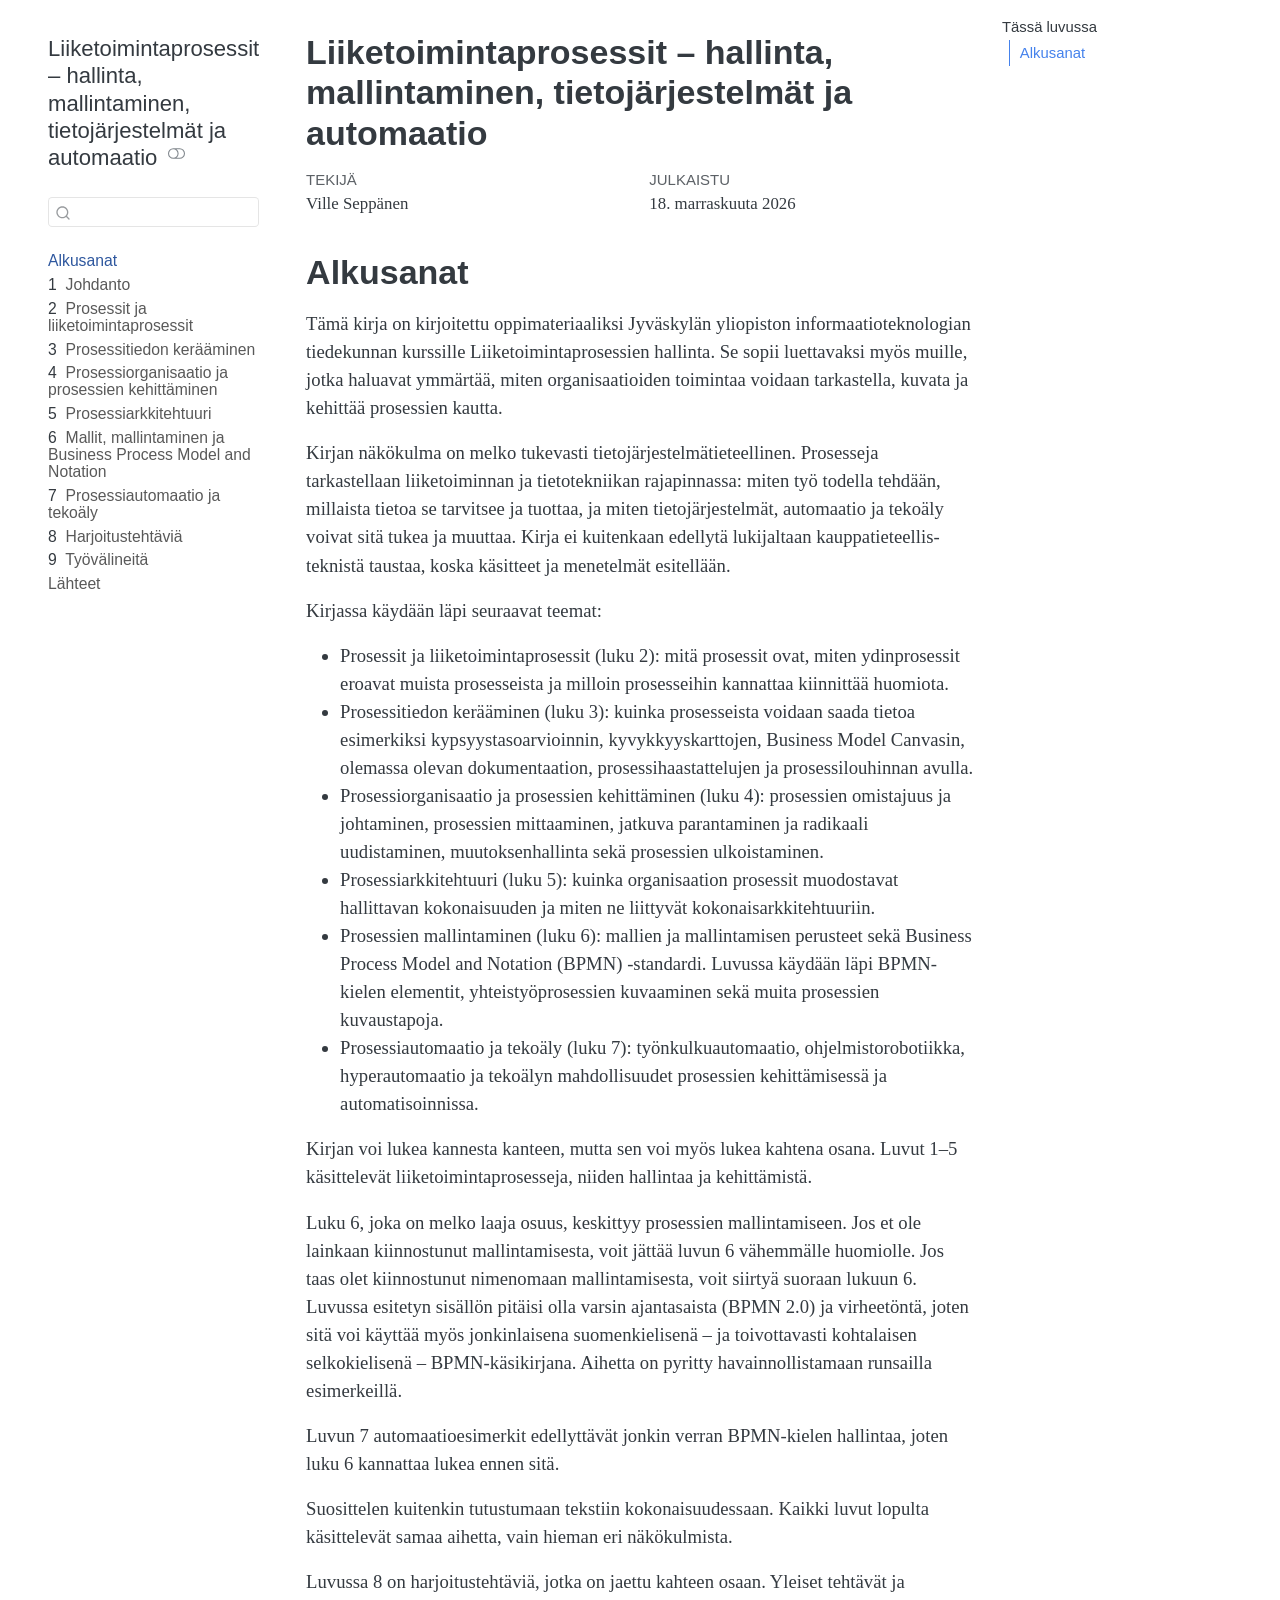
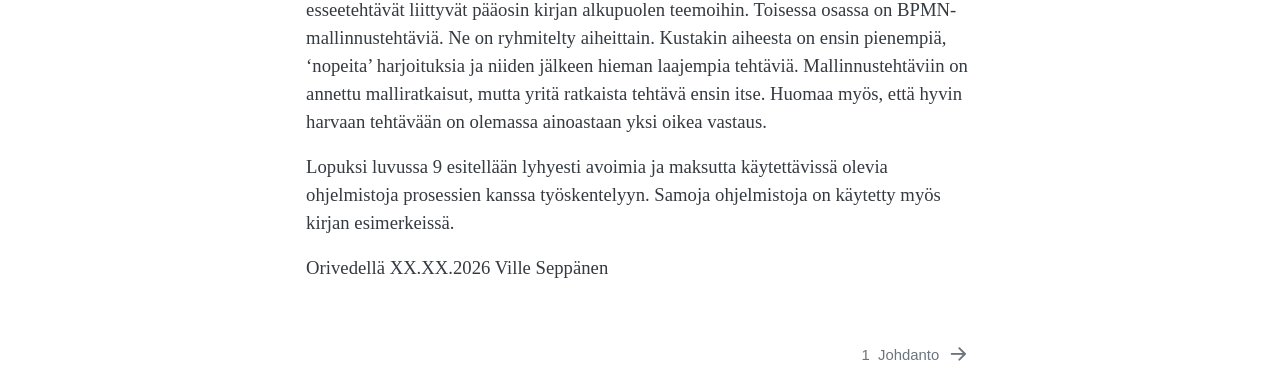
<file: index.html>
<!DOCTYPE html>
<html xmlns="http://www.w3.org/1999/xhtml" lang="fi" xml:lang="fi"><head>

<meta charset="utf-8">
<meta name="generator" content="quarto-1.10.19">

<meta name="viewport" content="width=device-width, initial-scale=1.0, user-scalable=yes">

<meta name="author" content="Ville Seppänen">

<title>Liiketoimintaprosessit – hallinta, mallintaminen, tietojärjestelmät ja automaatio</title>
<style>
/* Default styles provided by pandoc.
** See https://pandoc.org/MANUAL.html#variables-for-html for config info.
*/
span.smallcaps{font-variant: small-caps;}
div.columns{display: flex; gap: 1.5em;}
div.column{flex: auto;}
@media screen {
div.columns{gap: min(4vw, 1.5em);}
div.column{overflow-x: auto;}
}
div.hanging-indent{margin-left: 1.5em; text-indent: -1.5em;}
ul.task-list{list-style: none;}
ul.task-list li input[type="checkbox"] {
  width: 0.8em;
  margin: 0 0.8em 0.2em -1em; /* quarto-specific, see https://github.com/quarto-dev/quarto-cli/issues/4556 */ 
  vertical-align: middle;
}
</style>


<script src="site_libs/quarto-nav/quarto-nav.js"></script>
<script src="site_libs/quarto-nav/headroom.min.js"></script>
<script src="site_libs/clipboard/clipboard.min.js"></script>
<script src="site_libs/quarto-search/autocomplete.umd.js"></script>
<script src="site_libs/quarto-search/fuse.min.js"></script>
<script src="site_libs/quarto-search/quarto-search.js"></script>
<meta name="quarto:offset" content="./">
<link href="./johdanto.html" rel="next">
<script src="site_libs/quarto-html/quarto.js" type="module"></script>
<script src="site_libs/quarto-html/tabsets/tabsets.js" type="module"></script>
<script src="site_libs/quarto-html/popper.min.js"></script>
<script src="site_libs/quarto-html/tippy.umd.min.js"></script>
<script src="site_libs/quarto-html/anchor.min.js"></script>
<link href="site_libs/quarto-html/tippy.css" rel="stylesheet">
<link href="site_libs/quarto-html/quarto-syntax-highlighting-bf27225e3a48a9273f3daa8f8e829971.css" rel="stylesheet" class="quarto-color-scheme" id="quarto-text-highlighting-styles">
<link href="site_libs/quarto-html/quarto-syntax-highlighting-dark-b626d73c4c936ccc3cb08be7d45d1df6.css" rel="stylesheet" class="quarto-color-scheme quarto-color-alternate" id="quarto-text-highlighting-styles">
<link href="site_libs/quarto-html/quarto-syntax-highlighting-bf27225e3a48a9273f3daa8f8e829971.css" rel="stylesheet" class="quarto-color-scheme-extra" id="quarto-text-highlighting-styles">
<script src="site_libs/bootstrap/bootstrap.min.js"></script>
<link href="site_libs/bootstrap/bootstrap-icons.css" rel="stylesheet">
<link href="site_libs/bootstrap/bootstrap-2a1a1914d861ccdc16544b75d36f383a.min.css" rel="stylesheet" append-hash="true" class="quarto-color-scheme" id="quarto-bootstrap" data-mode="light">
<link href="site_libs/bootstrap/bootstrap-dark-37a0ccb6f5b9899fcb884e11bb6f7458.min.css" rel="stylesheet" append-hash="true" class="quarto-color-scheme quarto-color-alternate" id="quarto-bootstrap" data-mode="dark">
<link href="site_libs/bootstrap/bootstrap-2a1a1914d861ccdc16544b75d36f383a.min.css" rel="stylesheet" append-hash="true" class="quarto-color-scheme-extra" id="quarto-bootstrap" data-mode="light">
<script id="quarto-search-options" type="application/json">{
  "location": "sidebar",
  "copy-button": false,
  "collapse-after": 3,
  "panel-placement": "start",
  "type": "textbox",
  "limit": 50,
  "keyboard-shortcut": [
    "f",
    "/",
    "s"
  ],
  "show-item-context": false,
  "language": {
    "search-no-results-text": "Ei tuloksia",
    "search-matching-documents-text": "tulokset",
    "search-copy-link-title": "Kopioi linkki hakuun",
    "search-hide-matches-text": "Piilota loput tulokset",
    "search-more-match-text": "tulos tässä dokumentissa",
    "search-more-matches-text": "tulosta tässä dokumentissa",
    "search-clear-button-title": "Tyhjennä",
    "search-text-placeholder": "",
    "search-detached-cancel-button-title": "Peruuta",
    "search-submit-button-title": "Lähetä",
    "search-label": "Hae"
  }
}</script>


<link rel="stylesheet" href="styles.css">
</head>

<body class="nav-sidebar floating quarto-light"><script id="quarto-html-before-body" type="application/javascript">
    const toggleBodyColorMode = (bsSheetEl) => {
      const mode = bsSheetEl.getAttribute("data-mode");
      const bodyEl = window.document.querySelector("body");
      if (mode === "dark") {
        bodyEl.classList.add("quarto-dark");
        bodyEl.classList.remove("quarto-light");
      } else {
        bodyEl.classList.add("quarto-light");
        bodyEl.classList.remove("quarto-dark");
      }
    }
    const toggleBodyColorPrimary = () => {
      const bsSheetEl = window.document.querySelector("link#quarto-bootstrap:not([rel=disabled-stylesheet])");
      if (bsSheetEl) {
        toggleBodyColorMode(bsSheetEl);
      }
    }
    const setColorSchemeToggle = (alternate) => {
      const toggles = window.document.querySelectorAll('.quarto-color-scheme-toggle');
      for (let i=0; i < toggles.length; i++) {
        const toggle = toggles[i];
        if (toggle) {
          if (alternate) {
            toggle.classList.add("alternate");
          } else {
            toggle.classList.remove("alternate");
          }
        }
      }
    };
    const toggleColorMode = (alternate) => {
      // Switch the stylesheets
      const primaryStylesheets = window.document.querySelectorAll('link.quarto-color-scheme:not(.quarto-color-alternate)');
      const alternateStylesheets = window.document.querySelectorAll('link.quarto-color-scheme.quarto-color-alternate');
      manageTransitions('#quarto-margin-sidebar .nav-link', false);
      if (alternate) {
        // note: dark is layered on light, we don't disable primary!
        enableStylesheet(alternateStylesheets);
        for (const sheetNode of alternateStylesheets) {
          if (sheetNode.id === "quarto-bootstrap") {
            toggleBodyColorMode(sheetNode);
          }
        }
      } else {
        disableStylesheet(alternateStylesheets);
        enableStylesheet(primaryStylesheets)
        toggleBodyColorPrimary();
      }
      manageTransitions('#quarto-margin-sidebar .nav-link', true);
      // Switch the toggles
      setColorSchemeToggle(alternate)
      // Hack to workaround the fact that safari doesn't
      // properly recolor the scrollbar when toggling (#1455)
      if (navigator.userAgent.indexOf('Safari') > 0 && navigator.userAgent.indexOf('Chrome') == -1) {
        manageTransitions("body", false);
        window.scrollTo(0, 1);
        setTimeout(() => {
          window.scrollTo(0, 0);
          manageTransitions("body", true);
        }, 40);
      }
    }
    const disableStylesheet = (stylesheets) => {
      for (let i=0; i < stylesheets.length; i++) {
        const stylesheet = stylesheets[i];
        stylesheet.rel = 'disabled-stylesheet';
      }
    }
    const enableStylesheet = (stylesheets) => {
      for (let i=0; i < stylesheets.length; i++) {
        const stylesheet = stylesheets[i];
        if(stylesheet.rel !== 'stylesheet') { // for Chrome, which will still FOUC without this check
          stylesheet.rel = 'stylesheet';
        }
      }
    }
    const manageTransitions = (selector, allowTransitions) => {
      const els = window.document.querySelectorAll(selector);
      for (let i=0; i < els.length; i++) {
        const el = els[i];
        if (allowTransitions) {
          el.classList.remove('notransition');
        } else {
          el.classList.add('notransition');
        }
      }
    }
    const isFileUrl = () => {
      return window.location.protocol === 'file:';
    }
    const hasAlternateSentinel = () => {
      let styleSentinel = getColorSchemeSentinel();
      if (styleSentinel !== null) {
        return styleSentinel === "alternate";
      } else {
        return false;
      }
    }
    const setStyleSentinel = (alternate) => {
      const value = alternate ? "alternate" : "default";
      if (!isFileUrl()) {
        window.localStorage.setItem("quarto-color-scheme", value);
      } else {
        localAlternateSentinel = value;
      }
    }
    const getColorSchemeSentinel = () => {
      if (!isFileUrl()) {
        const storageValue = window.localStorage.getItem("quarto-color-scheme");
        return storageValue != null ? storageValue : localAlternateSentinel;
      } else {
        return localAlternateSentinel;
      }
    }
    const toggleGiscusIfUsed = (isAlternate, darkModeDefault) => {
      const baseTheme = document.querySelector('#giscus-base-theme')?.value ?? 'light';
      const alternateTheme = document.querySelector('#giscus-alt-theme')?.value ?? 'dark';
      let newTheme = '';
      if(authorPrefersDark) {
        newTheme = isAlternate ? baseTheme : alternateTheme;
      } else {
        newTheme = isAlternate ? alternateTheme : baseTheme;
      }
      const changeGiscusTheme = () => {
        // From: https://github.com/giscus/giscus/issues/336
        const sendMessage = (message) => {
          const iframe = document.querySelector('iframe.giscus-frame');
          if (!iframe) return;
          iframe.contentWindow.postMessage({ giscus: message }, 'https://giscus.app');
        }
        sendMessage({
          setConfig: {
            theme: newTheme
          }
        });
      }
      const isGiscussLoaded = window.document.querySelector('iframe.giscus-frame') !== null;
      if (isGiscussLoaded) {
        changeGiscusTheme();
      }
    };
    const authorPrefersDark = false;
    const darkModeDefault = authorPrefersDark;
      document.querySelector('link#quarto-text-highlighting-styles.quarto-color-scheme-extra').rel = 'disabled-stylesheet';
      document.querySelector('link#quarto-bootstrap.quarto-color-scheme-extra').rel = 'disabled-stylesheet';
    let localAlternateSentinel = darkModeDefault ? 'alternate' : 'default';
    // Dark / light mode switch
    window.quartoToggleColorScheme = () => {
      // Read the current dark / light value
      let toAlternate = !hasAlternateSentinel();
      toggleColorMode(toAlternate);
      setStyleSentinel(toAlternate);
      toggleGiscusIfUsed(toAlternate, darkModeDefault);
      window.dispatchEvent(new Event('resize'));
    };
    // Switch to dark mode if need be
    if (hasAlternateSentinel()) {
      toggleColorMode(true);
    } else {
      toggleColorMode(false);
    }
  </script>

<div id="quarto-search-results"></div>
  <header id="quarto-header" class="headroom fixed-top">
  <nav class="quarto-secondary-nav">
    <div class="container-fluid d-flex">
      <button type="button" class="quarto-btn-toggle btn" data-bs-toggle="collapse" role="button" data-bs-target=".quarto-sidebar-collapse-item" aria-controls="quarto-sidebar" aria-expanded="false" aria-label="Vaihda sivupalkki" onclick="if (window.quartoToggleHeadroom) { window.quartoToggleHeadroom(); }">
        <i class="bi bi-layout-text-sidebar-reverse"></i>
      </button>
        <nav class="quarto-page-breadcrumbs" aria-label="breadcrumb"><ol class="breadcrumb"><li class="breadcrumb-item"><a href="./index.html">Alkusanat</a></li></ol></nav>
        <a class="flex-grow-1" role="navigation" data-bs-toggle="collapse" data-bs-target=".quarto-sidebar-collapse-item" aria-controls="quarto-sidebar" aria-expanded="false" aria-label="Vaihda sivupalkki" onclick="if (window.quartoToggleHeadroom) { window.quartoToggleHeadroom(); }">      
        </a>
      <button type="button" class="btn quarto-search-button" aria-label="Hae" onclick="window.quartoOpenSearch();">
        <i class="bi bi-search"></i>
      </button>
    </div>
  </nav>
</header>
<!-- content -->
<div id="quarto-content" class="quarto-container page-columns page-rows-contents page-layout-article">
<!-- sidebar -->
  <nav id="quarto-sidebar" class="sidebar collapse collapse-horizontal quarto-sidebar-collapse-item sidebar-navigation floating overflow-auto">
    <div class="pt-lg-2 mt-2 text-left sidebar-header">
    <div class="sidebar-title mb-0 py-0">
      <a href="./">Liiketoimintaprosessit – hallinta, mallintaminen, tietojärjestelmät ja automaatio</a> 
        <div class="sidebar-tools-main">
  <a href="" class="quarto-color-scheme-toggle quarto-navigation-tool  px-1" onclick="window.quartoToggleColorScheme(); return false;" title="Tumma tila päälle/pois"><i class="bi"></i></a>
</div>
    </div>
      </div>
        <div class="mt-2 flex-shrink-0 align-items-center">
        <div class="sidebar-search">
        <div id="quarto-search" class="" title="Hae"></div>
        </div>
        </div>
    <div class="sidebar-menu-container"> 
    <ul class="list-unstyled mt-1">
        <li class="sidebar-item">
  <div class="sidebar-item-container"> 
  <a href="./index.html" class="sidebar-item-text sidebar-link active">
 <span class="menu-text">Alkusanat</span></a>
  </div>
</li>
        <li class="sidebar-item">
  <div class="sidebar-item-container"> 
  <a href="./johdanto.html" class="sidebar-item-text sidebar-link">
 <span class="menu-text"><span class="chapter-number">1</span>&nbsp; <span class="chapter-title">Johdanto</span></span></a>
  </div>
</li>
        <li class="sidebar-item">
  <div class="sidebar-item-container"> 
  <a href="./prosessit_ja_liiketoimintaprosessit.html" class="sidebar-item-text sidebar-link">
 <span class="menu-text"><span class="chapter-number">2</span>&nbsp; <span class="chapter-title">Prosessit ja liiketoimintaprosessit</span></span></a>
  </div>
</li>
        <li class="sidebar-item">
  <div class="sidebar-item-container"> 
  <a href="./prosessitiedon_keraaminen.html" class="sidebar-item-text sidebar-link">
 <span class="menu-text"><span class="chapter-number">3</span>&nbsp; <span class="chapter-title">Prosessitiedon kerääminen</span></span></a>
  </div>
</li>
        <li class="sidebar-item">
  <div class="sidebar-item-container"> 
  <a href="./prosessiorganisaatio_ja_prosessien_kehittaminen.html" class="sidebar-item-text sidebar-link">
 <span class="menu-text"><span class="chapter-number">4</span>&nbsp; <span class="chapter-title">Prosessiorganisaatio ja prosessien kehittäminen</span></span></a>
  </div>
</li>
        <li class="sidebar-item">
  <div class="sidebar-item-container"> 
  <a href="./prosessiarkkitehtuuri.html" class="sidebar-item-text sidebar-link">
 <span class="menu-text"><span class="chapter-number">5</span>&nbsp; <span class="chapter-title">Prosessiarkkitehtuuri</span></span></a>
  </div>
</li>
        <li class="sidebar-item">
  <div class="sidebar-item-container"> 
  <a href="./bpmn_ja_prosessien_kuvaaminen.html" class="sidebar-item-text sidebar-link">
 <span class="menu-text"><span class="chapter-number">6</span>&nbsp; <span class="chapter-title">Mallit, mallintaminen ja Business Process Model and Notation</span></span></a>
  </div>
</li>
        <li class="sidebar-item">
  <div class="sidebar-item-container"> 
  <a href="./prosessiautomaatio.html" class="sidebar-item-text sidebar-link">
 <span class="menu-text"><span class="chapter-number">7</span>&nbsp; <span class="chapter-title">Prosessiautomaatio ja tekoäly</span></span></a>
  </div>
</li>
        <li class="sidebar-item">
  <div class="sidebar-item-container"> 
  <a href="./tehtavat.html" class="sidebar-item-text sidebar-link">
 <span class="menu-text"><span class="chapter-number">8</span>&nbsp; <span class="chapter-title">Harjoitustehtäviä</span></span></a>
  </div>
</li>
        <li class="sidebar-item">
  <div class="sidebar-item-container"> 
  <a href="./tyovalineita.html" class="sidebar-item-text sidebar-link">
 <span class="menu-text"><span class="chapter-number">9</span>&nbsp; <span class="chapter-title">Työvälineitä</span></span></a>
  </div>
</li>
        <li class="sidebar-item">
  <div class="sidebar-item-container"> 
  <a href="./references.html" class="sidebar-item-text sidebar-link">
 <span class="menu-text">Lähteet</span></a>
  </div>
</li>
    </ul>
    </div>
</nav>
<div id="quarto-sidebar-glass" class="quarto-sidebar-collapse-item" data-bs-toggle="collapse" data-bs-target=".quarto-sidebar-collapse-item"></div>
<!-- margin-sidebar -->
    <div id="quarto-margin-sidebar" class="sidebar margin-sidebar">
        <nav id="TOC" role="doc-toc" class="toc-active">
    <h2 id="toc-title">Tässä luvussa</h2>
   
  <ul>
  <li><a href="#alkusanat" id="toc-alkusanat" class="nav-link active" data-scroll-target="#alkusanat">Alkusanat</a></li>
  </ul>
</nav>
    </div>
<!-- main -->
<main class="content" id="quarto-document-content">


<header id="title-block-header" class="quarto-title-block default">
<div class="quarto-title">
<h1 class="title">Liiketoimintaprosessit – hallinta, mallintaminen, tietojärjestelmät ja automaatio</h1>
</div>



<div class="quarto-title-meta">

    <div>
    <div class="quarto-title-meta-heading">Tekijä</div>
    <div class="quarto-title-meta-contents">
             <p>Ville Seppänen </p>
          </div>
  </div>
    
    <div>
    <div class="quarto-title-meta-heading">Julkaistu</div>
    <div class="quarto-title-meta-contents">
      <p class="date">18. marraskuuta 2026</p>
    </div>
  </div>
  
    
  </div>
  


</header>


<section id="alkusanat" class="level1 unnumbered">
<h1 class="unnumbered">Alkusanat</h1>
<p>Tämä kirja on kirjoitettu oppimateriaaliksi Jyväskylän yliopiston informaatioteknologian tiedekunnan kurssille Liiketoimintaprosessien hallinta. Se sopii luettavaksi myös muille, jotka haluavat ymmärtää, miten organisaatioiden toimintaa voidaan tarkastella, kuvata ja kehittää prosessien kautta.</p>
<p>Kirjan näkökulma on melko tukevasti tietojärjestelmätieteellinen. Prosesseja tarkastellaan liiketoiminnan ja tietotekniikan rajapinnassa: miten työ todella tehdään, millaista tietoa se tarvitsee ja tuottaa, ja miten tietojärjestelmät, automaatio ja tekoäly voivat sitä tukea ja muuttaa. Kirja ei kuitenkaan edellytä lukijaltaan kauppatieteellis-teknistä taustaa, koska käsitteet ja menetelmät esitellään.</p>
<p>Kirjassa käydään läpi seuraavat teemat:</p>
<ul>
<li>Prosessit ja liiketoimintaprosessit (luku 2): mitä prosessit ovat, miten ydinprosessit eroavat muista prosesseista ja milloin prosesseihin kannattaa kiinnittää huomiota.</li>
<li>Prosessitiedon kerääminen (luku 3): kuinka prosesseista voidaan saada tietoa esimerkiksi kypsyystasoarvioinnin, kyvykkyyskarttojen, Business Model Canvasin, olemassa olevan dokumentaation, prosessihaastattelujen ja prosessilouhinnan avulla.</li>
<li>Prosessiorganisaatio ja prosessien kehittäminen (luku 4): prosessien omistajuus ja johtaminen, prosessien mittaaminen, jatkuva parantaminen ja radikaali uudistaminen, muutoksenhallinta sekä prosessien ulkoistaminen.</li>
<li>Prosessiarkkitehtuuri (luku 5): kuinka organisaation prosessit muodostavat hallittavan kokonaisuuden ja miten ne liittyvät kokonaisarkkitehtuuriin.</li>
<li>Prosessien mallintaminen (luku 6): mallien ja mallintamisen perusteet sekä Business Process Model and Notation (BPMN) -standardi. Luvussa käydään läpi BPMN-kielen elementit, yhteistyöprosessien kuvaaminen sekä muita prosessien kuvaustapoja.</li>
<li>Prosessiautomaatio ja tekoäly (luku 7): työnkulkuautomaatio, ohjelmistorobotiikka, hyperautomaatio ja tekoälyn mahdollisuudet prosessien kehittämisessä ja automatisoinnissa.</li>
</ul>
<p>Kirjan voi lukea kannesta kanteen, mutta sen voi myös lukea kahtena osana. Luvut 1–5 käsittelevät liiketoimintaprosesseja, niiden hallintaa ja kehittämistä.</p>
<p>Luku 6, joka on melko laaja osuus, keskittyy prosessien mallintamiseen. Jos et ole lainkaan kiinnostunut mallintamisesta, voit jättää luvun 6 vähemmälle huomiolle. Jos taas olet kiinnostunut nimenomaan mallintamisesta, voit siirtyä suoraan lukuun 6. Luvussa esitetyn sisällön pitäisi olla varsin ajantasaista (BPMN 2.0) ja virheetöntä, joten sitä voi käyttää myös jonkinlaisena suomenkielisenä – ja toivottavasti kohtalaisen selkokielisenä – BPMN-käsikirjana. Aihetta on pyritty havainnollistamaan runsailla esimerkeillä.</p>
<p>Luvun 7 automaatioesimerkit edellyttävät jonkin verran BPMN-kielen hallintaa, joten luku 6 kannattaa lukea ennen sitä.</p>
<p>Suosittelen kuitenkin tutustumaan tekstiin kokonaisuudessaan. Kaikki luvut lopulta käsittelevät samaa aihetta, vain hieman eri näkökulmista.</p>
<p>Luvussa 8 on harjoitustehtäviä, jotka on jaettu kahteen osaan. Yleiset tehtävät ja esseetehtävät liittyvät pääosin kirjan alkupuolen teemoihin. Toisessa osassa on BPMN-mallinnustehtäviä. Ne on ryhmitelty aiheittain. Kustakin aiheesta on ensin pienempiä, ‘nopeita’ harjoituksia ja niiden jälkeen hieman laajempia tehtäviä. Mallinnustehtäviin on annettu malliratkaisut, mutta yritä ratkaista tehtävä ensin itse. Huomaa myös, että hyvin harvaan tehtävään on olemassa ainoastaan yksi oikea vastaus.</p>
<p>Lopuksi luvussa 9 esitellään lyhyesti avoimia ja maksutta käytettävissä olevia ohjelmistoja prosessien kanssa työskentelyyn. Samoja ohjelmistoja on käytetty myös kirjan esimerkeissä.</p>
<!-- Lopuksi vielä kiitokset seuraaville (aakkosjärjestyksessä): Ari Kuusio, Claude Opus 5.5, Pentti Marttiin, Sara Seppänen ja Tuomas Kokko. -->
<p>Orivedellä XX.XX.2026 Ville Seppänen</p>


</section>

</main> <!-- /main -->
<script id="quarto-html-after-body" type="application/javascript">
  window.document.addEventListener("DOMContentLoaded", function (event) {
    // Ensure there is a toggle, if there isn't float one in the top right
    if (window.document.querySelector('.quarto-color-scheme-toggle') === null) {
      const a = window.document.createElement('a');
      a.classList.add('top-right');
      a.classList.add('quarto-color-scheme-toggle');
      a.href = "";
      a.onclick = function() { try { window.quartoToggleColorScheme(); } catch {} return false; };
      const i = window.document.createElement("i");
      i.classList.add('bi');
      a.appendChild(i);
      window.document.body.appendChild(a);
    }
    setColorSchemeToggle(hasAlternateSentinel())
    const icon = "";
    const anchorJS = new window.AnchorJS();
    anchorJS.options = {
      placement: 'right',
      icon: icon
    };
    anchorJS.add('.anchored');
    const isCodeAnnotation = (el) => {
      for (const clz of el.classList) {
        if (clz.startsWith('code-annotation-')) {                     
          return true;
        }
      }
      return false;
    }
    const onCopySuccess = function(e) {
      // button target
      const button = e.trigger;
      // don't keep focus
      button.blur();
      // flash "checked"
      button.classList.add('code-copy-button-checked');
      var currentTitle = button.getAttribute("title");
      button.setAttribute("title", "Kopioitu!");
      let tooltip;
      if (window.bootstrap) {
        button.setAttribute("data-bs-toggle", "tooltip");
        button.setAttribute("data-bs-placement", "left");
        button.setAttribute("data-bs-title", "Kopioitu!");
        tooltip = new bootstrap.Tooltip(button, 
          { trigger: "manual", 
            customClass: "code-copy-button-tooltip",
            offset: [0, -8]});
        tooltip.show();    
      }
      setTimeout(function() {
        if (tooltip) {
          tooltip.hide();
          button.removeAttribute("data-bs-title");
          button.removeAttribute("data-bs-toggle");
          button.removeAttribute("data-bs-placement");
        }
        button.setAttribute("title", currentTitle);
        button.classList.remove('code-copy-button-checked');
      }, 1000);
      // clear code selection
      e.clearSelection();
    }
    const getTextToCopy = function(trigger) {
      const outerScaffold = trigger.parentElement.cloneNode(true);
      const codeEl = outerScaffold.querySelector('code');
      for (const childEl of codeEl.children) {
        if (isCodeAnnotation(childEl)) {
          childEl.remove();
        }
      }
      return codeEl.innerText;
    }
    const clipboard = new window.ClipboardJS('.code-copy-button:not([data-in-quarto-modal])', {
      text: getTextToCopy
    });
    clipboard.on('success', onCopySuccess);
    if (window.document.getElementById('quarto-embedded-source-code-modal')) {
      const clipboardModal = new window.ClipboardJS('.code-copy-button[data-in-quarto-modal]', {
        text: getTextToCopy,
        container: window.document.getElementById('quarto-embedded-source-code-modal')
      });
      clipboardModal.on('success', onCopySuccess);
    }
      var localhostRegex = new RegExp(/^(?:http|https):\/\/localhost\:?[0-9]*\//);
      var mailtoRegex = new RegExp(/^mailto:/);
        var filterRegex = new RegExp('/' + window.location.host + '/');
      var isInternal = (href) => {
          return filterRegex.test(href) || localhostRegex.test(href) || mailtoRegex.test(href);
      }
      // Inspect non-navigation links and adorn them if external
     var links = window.document.querySelectorAll('a[href]:not(.nav-link):not(.navbar-brand):not(.toc-action):not(.sidebar-link):not(.sidebar-item-toggle):not(.pagination-link):not(.no-external):not([aria-hidden]):not(.dropdown-item):not(.quarto-navigation-tool):not(.about-link)');
      for (var i=0; i<links.length; i++) {
        const link = links[i];
        if (!isInternal(link.href)) {
          // undo the damage that might have been done by quarto-nav.js in the case of
          // links that we want to consider external
          if (link.dataset.originalHref !== undefined) {
            link.href = link.dataset.originalHref;
          }
        }
      }
    function tippyHover(el, contentFn, onTriggerFn, onUntriggerFn) {
      const config = {
        allowHTML: true,
        maxWidth: 500,
        delay: 100,
        arrow: false,
        appendTo: function(el) {
            return el.parentElement;
        },
        interactive: true,
        interactiveBorder: 10,
        theme: 'quarto',
        placement: 'bottom-start',
      };
      if (contentFn) {
        config.content = contentFn;
      }
      if (onTriggerFn) {
        config.onTrigger = onTriggerFn;
      }
      if (onUntriggerFn) {
        config.onUntrigger = onUntriggerFn;
      }
      window.tippy(el, config); 
    }
    const noterefs = window.document.querySelectorAll('a[role="doc-noteref"]');
    for (var i=0; i<noterefs.length; i++) {
      const ref = noterefs[i];
      tippyHover(ref, function() {
        // use id or data attribute instead here
        let href = ref.getAttribute('data-footnote-href') || ref.getAttribute('href');
        try { href = new URL(href).hash; } catch {}
        const id = href.replace(/^#\/?/, "");
        const note = window.document.getElementById(id);
        if (note) {
          return note.innerHTML;
        } else {
          return "";
        }
      });
    }
    const xrefs = window.document.querySelectorAll('a.quarto-xref');
    const processXRef = (id, note) => {
      // Strip column container classes
      const stripColumnClz = (el) => {
        el.classList.remove("page-full", "page-columns");
        if (el.children) {
          for (const child of el.children) {
            stripColumnClz(child);
          }
        }
      }
      stripColumnClz(note)
      if (id === null || id.startsWith('sec-')) {
        // Special case sections, only their first couple elements
        const container = document.createElement("div");
        if (note.children && note.children.length > 2) {
          container.appendChild(note.children[0].cloneNode(true));
          for (let i = 1; i < note.children.length; i++) {
            const child = note.children[i];
            if (child.tagName === "P" && child.innerText === "") {
              continue;
            } else {
              container.appendChild(child.cloneNode(true));
              break;
            }
          }
          if (window.Quarto?.typesetMath) {
            window.Quarto.typesetMath(container);
          }
          return container.innerHTML
        } else {
          if (window.Quarto?.typesetMath) {
            window.Quarto.typesetMath(note);
          }
          return note.innerHTML;
        }
      } else {
        // Remove any anchor links if they are present
        const anchorLink = note.querySelector('a.anchorjs-link');
        if (anchorLink) {
          anchorLink.remove();
        }
        if (window.Quarto?.typesetMath) {
          window.Quarto.typesetMath(note);
        }
        if (note.classList.contains("callout")) {
          return note.outerHTML;
        } else {
          return note.innerHTML;
        }
      }
    }
    for (var i=0; i<xrefs.length; i++) {
      const xref = xrefs[i];
      tippyHover(xref, undefined, function(instance) {
        instance.disable();
        let url = xref.getAttribute('href');
        let hash = undefined; 
        if (url.startsWith('#')) {
          hash = url;
        } else {
          try { hash = new URL(url).hash; } catch {}
        }
        if (hash) {
          const id = hash.replace(/^#\/?/, "");
          const note = window.document.getElementById(id);
          if (note !== null) {
            try {
              const html = processXRef(id, note.cloneNode(true));
              instance.setContent(html);
            } finally {
              instance.enable();
              instance.show();
            }
          } else {
            // See if we can fetch this
            fetch(url.split('#')[0])
            .then(res => res.text())
            .then(html => {
              const parser = new DOMParser();
              const htmlDoc = parser.parseFromString(html, "text/html");
              const note = htmlDoc.getElementById(id);
              if (note !== null) {
                const html = processXRef(id, note);
                instance.setContent(html);
              } 
            }).finally(() => {
              instance.enable();
              instance.show();
            });
          }
        } else {
          // See if we can fetch a full url (with no hash to target)
          // This is a special case and we should probably do some content thinning / targeting
          fetch(url)
          .then(res => res.text())
          .then(html => {
            const parser = new DOMParser();
            const htmlDoc = parser.parseFromString(html, "text/html");
            const note = htmlDoc.querySelector('main.content');
            if (note !== null) {
              // This should only happen for chapter cross references
              // (since there is no id in the URL)
              // remove the first header
              if (note.children.length > 0 && note.children[0].tagName === "HEADER") {
                note.children[0].remove();
              }
              const html = processXRef(null, note);
              instance.setContent(html);
            } 
          }).finally(() => {
            instance.enable();
            instance.show();
          });
        }
      }, function(instance) {
      });
    }
        let selectedAnnoteEl;
        const selectorForAnnotation = ( cell, annotation) => {
          let cellAttr = 'data-code-cell="' + cell + '"';
          let lineAttr = 'data-code-annotation="' +  annotation + '"';
          const selector = 'span[' + cellAttr + '][' + lineAttr + ']';
          return selector;
        }
        const selectCodeLines = (annoteEl) => {
          const doc = window.document;
          const targetCell = annoteEl.getAttribute("data-target-cell");
          const targetAnnotation = annoteEl.getAttribute("data-target-annotation");
          const annoteSpan = window.document.querySelector(selectorForAnnotation(targetCell, targetAnnotation));
          const lines = annoteSpan.getAttribute("data-code-lines").split(",");
          const lineIds = lines.map((line) => {
            return targetCell + "-" + line;
          })
          let top = null;
          let height = null;
          let parent = null;
          if (lineIds.length > 0) {
              //compute the position of the single el (top and bottom and make a div)
              const el = window.document.getElementById(lineIds[0]);
              top = el.offsetTop;
              height = el.offsetHeight;
              parent = el.parentElement.parentElement;
            if (lineIds.length > 1) {
              const lastEl = window.document.getElementById(lineIds[lineIds.length - 1]);
              const bottom = lastEl.offsetTop + lastEl.offsetHeight;
              height = bottom - top;
            }
            if (top !== null && height !== null && parent !== null) {
              // cook up a div (if necessary) and position it 
              let div = window.document.getElementById("code-annotation-line-highlight");
              if (div === null) {
                div = window.document.createElement("div");
                div.setAttribute("id", "code-annotation-line-highlight");
                div.style.position = 'absolute';
                parent.appendChild(div);
              }
              div.style.top = top - 2 + "px";
              div.style.height = height + 4 + "px";
              div.style.left = 0;
              let gutterDiv = window.document.getElementById("code-annotation-line-highlight-gutter");
              if (gutterDiv === null) {
                gutterDiv = window.document.createElement("div");
                gutterDiv.setAttribute("id", "code-annotation-line-highlight-gutter");
                gutterDiv.style.position = 'absolute';
                const codeCell = window.document.getElementById(targetCell);
                const gutter = codeCell.querySelector('.code-annotation-gutter');
                gutter.appendChild(gutterDiv);
              }
              gutterDiv.style.top = top - 2 + "px";
              gutterDiv.style.height = height + 4 + "px";
            }
            selectedAnnoteEl = annoteEl;
          }
        };
        const unselectCodeLines = () => {
          const elementsIds = ["code-annotation-line-highlight", "code-annotation-line-highlight-gutter"];
          elementsIds.forEach((elId) => {
            const div = window.document.getElementById(elId);
            if (div) {
              div.remove();
            }
          });
          selectedAnnoteEl = undefined;
        };
          // Handle positioning of the toggle
      window.addEventListener(
        "resize",
        throttle(() => {
          elRect = undefined;
          if (selectedAnnoteEl) {
            selectCodeLines(selectedAnnoteEl);
          }
        }, 10)
      );
      function throttle(fn, ms) {
      let throttle = false;
      let timer;
        return (...args) => {
          if(!throttle) { // first call gets through
              fn.apply(this, args);
              throttle = true;
          } else { // all the others get throttled
              if(timer) clearTimeout(timer); // cancel #2
              timer = setTimeout(() => {
                fn.apply(this, args);
                timer = throttle = false;
              }, ms);
          }
        };
      }
        // Attach click handler to the DT
        const annoteDls = window.document.querySelectorAll('dt[data-target-cell]');
        for (const annoteDlNode of annoteDls) {
          annoteDlNode.addEventListener('click', (event) => {
            const clickedEl = event.target;
            if (clickedEl !== selectedAnnoteEl) {
              unselectCodeLines();
              const activeEl = window.document.querySelector('dt[data-target-cell].code-annotation-active');
              if (activeEl) {
                activeEl.classList.remove('code-annotation-active');
              }
              selectCodeLines(clickedEl);
              clickedEl.classList.add('code-annotation-active');
            } else {
              // Unselect the line
              unselectCodeLines();
              clickedEl.classList.remove('code-annotation-active');
            }
          });
        }
    const findCites = (el) => {
      const parentEl = el.parentElement;
      if (parentEl) {
        const cites = parentEl.dataset.cites;
        if (cites) {
          return {
            el,
            cites: cites.split(' ')
          };
        } else {
          return findCites(el.parentElement)
        }
      } else {
        return undefined;
      }
    };
    var bibliorefs = window.document.querySelectorAll('a[role="doc-biblioref"]');
    for (var i=0; i<bibliorefs.length; i++) {
      const ref = bibliorefs[i];
      const citeInfo = findCites(ref);
      if (citeInfo) {
        tippyHover(citeInfo.el, function() {
          var popup = window.document.createElement('div');
          citeInfo.cites.forEach(function(cite) {
            var citeDiv = window.document.createElement('div');
            citeDiv.classList.add('hanging-indent');
            citeDiv.classList.add('csl-entry');
            var biblioDiv = window.document.getElementById('ref-' + cite);
            if (biblioDiv) {
              citeDiv.innerHTML = biblioDiv.innerHTML;
            }
            popup.appendChild(citeDiv);
          });
          return popup.innerHTML;
        });
      }
    }
  });
  </script>
<nav class="page-navigation">
  <div class="nav-page nav-page-previous">
  </div>
  <div class="nav-page nav-page-next">
      <a href="./johdanto.html" class="pagination-link" aria-label="Johdanto">
        <span class="nav-page-text"><span class="chapter-number">1</span>&nbsp; <span class="chapter-title">Johdanto</span></span> <i class="bi bi-arrow-right-short"></i>
      </a>
  </div>
</nav>
</div> <!-- /content -->




</body></html>
</file>
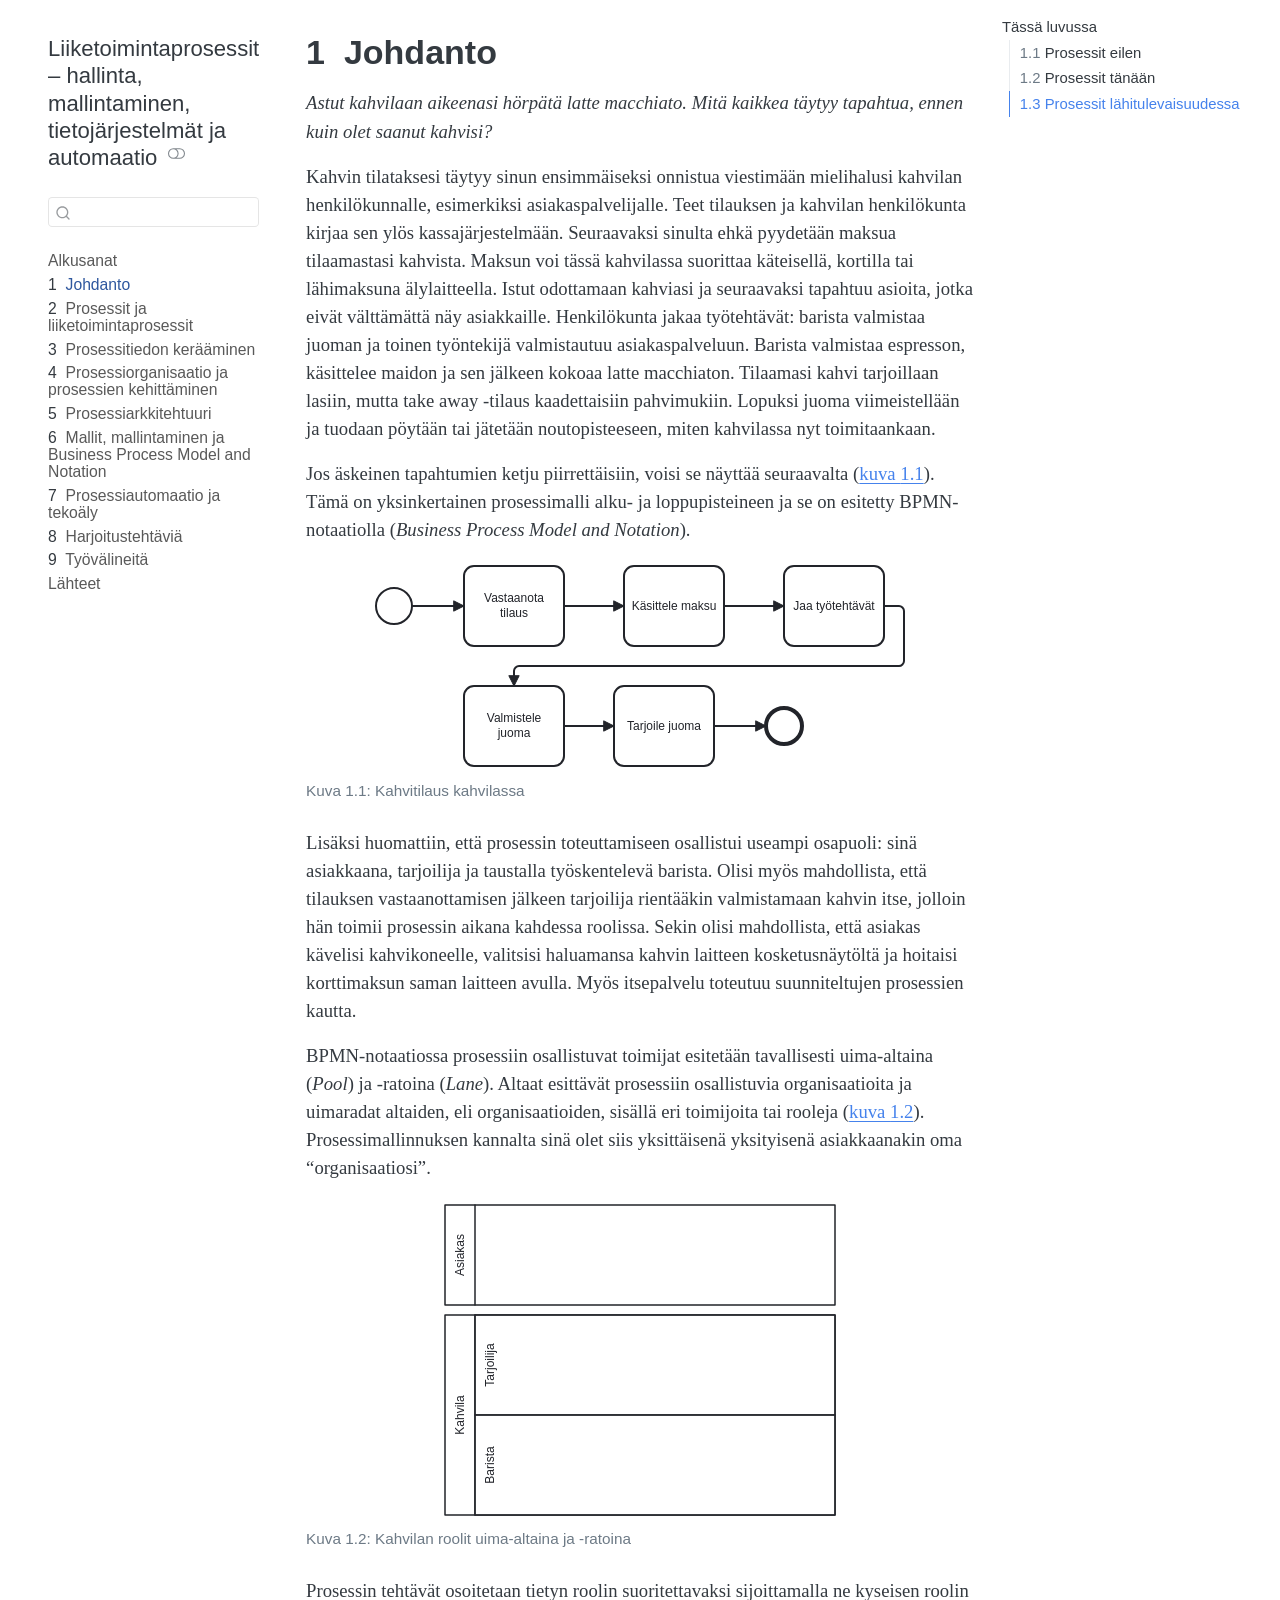
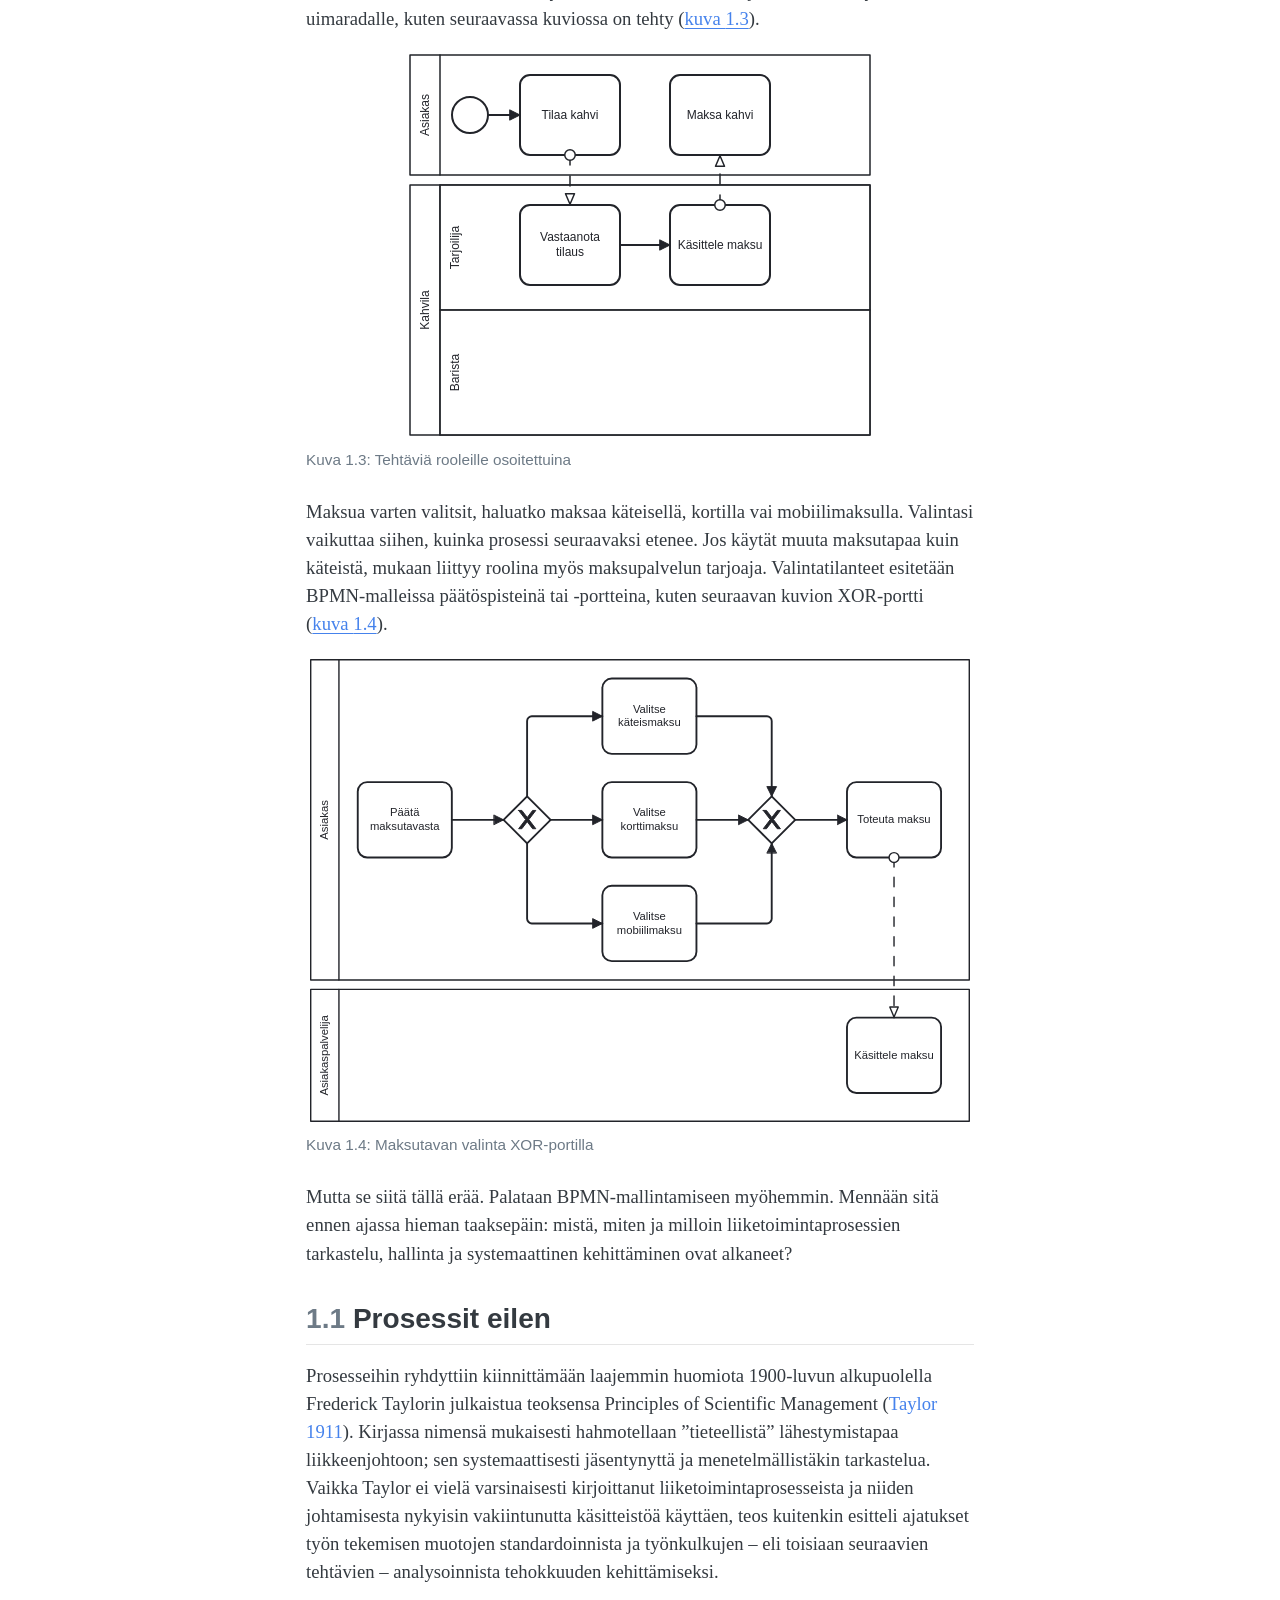
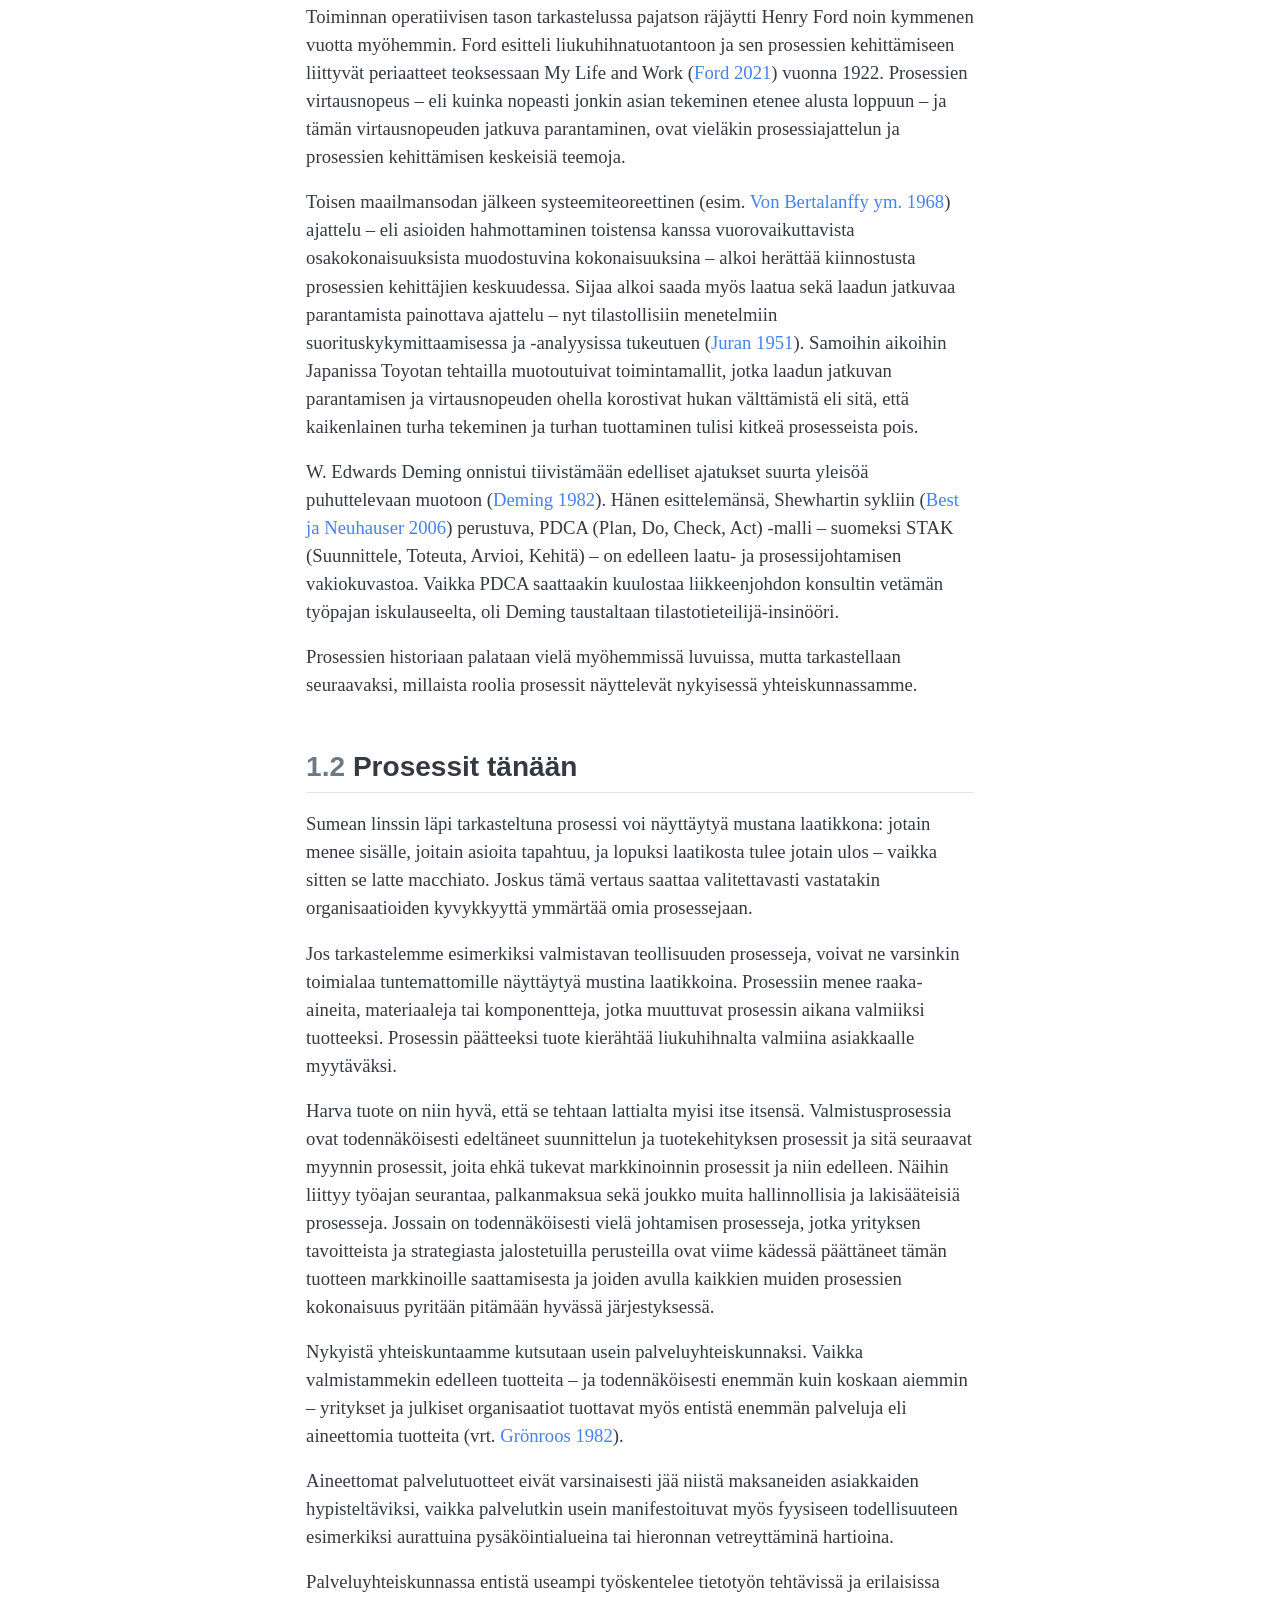
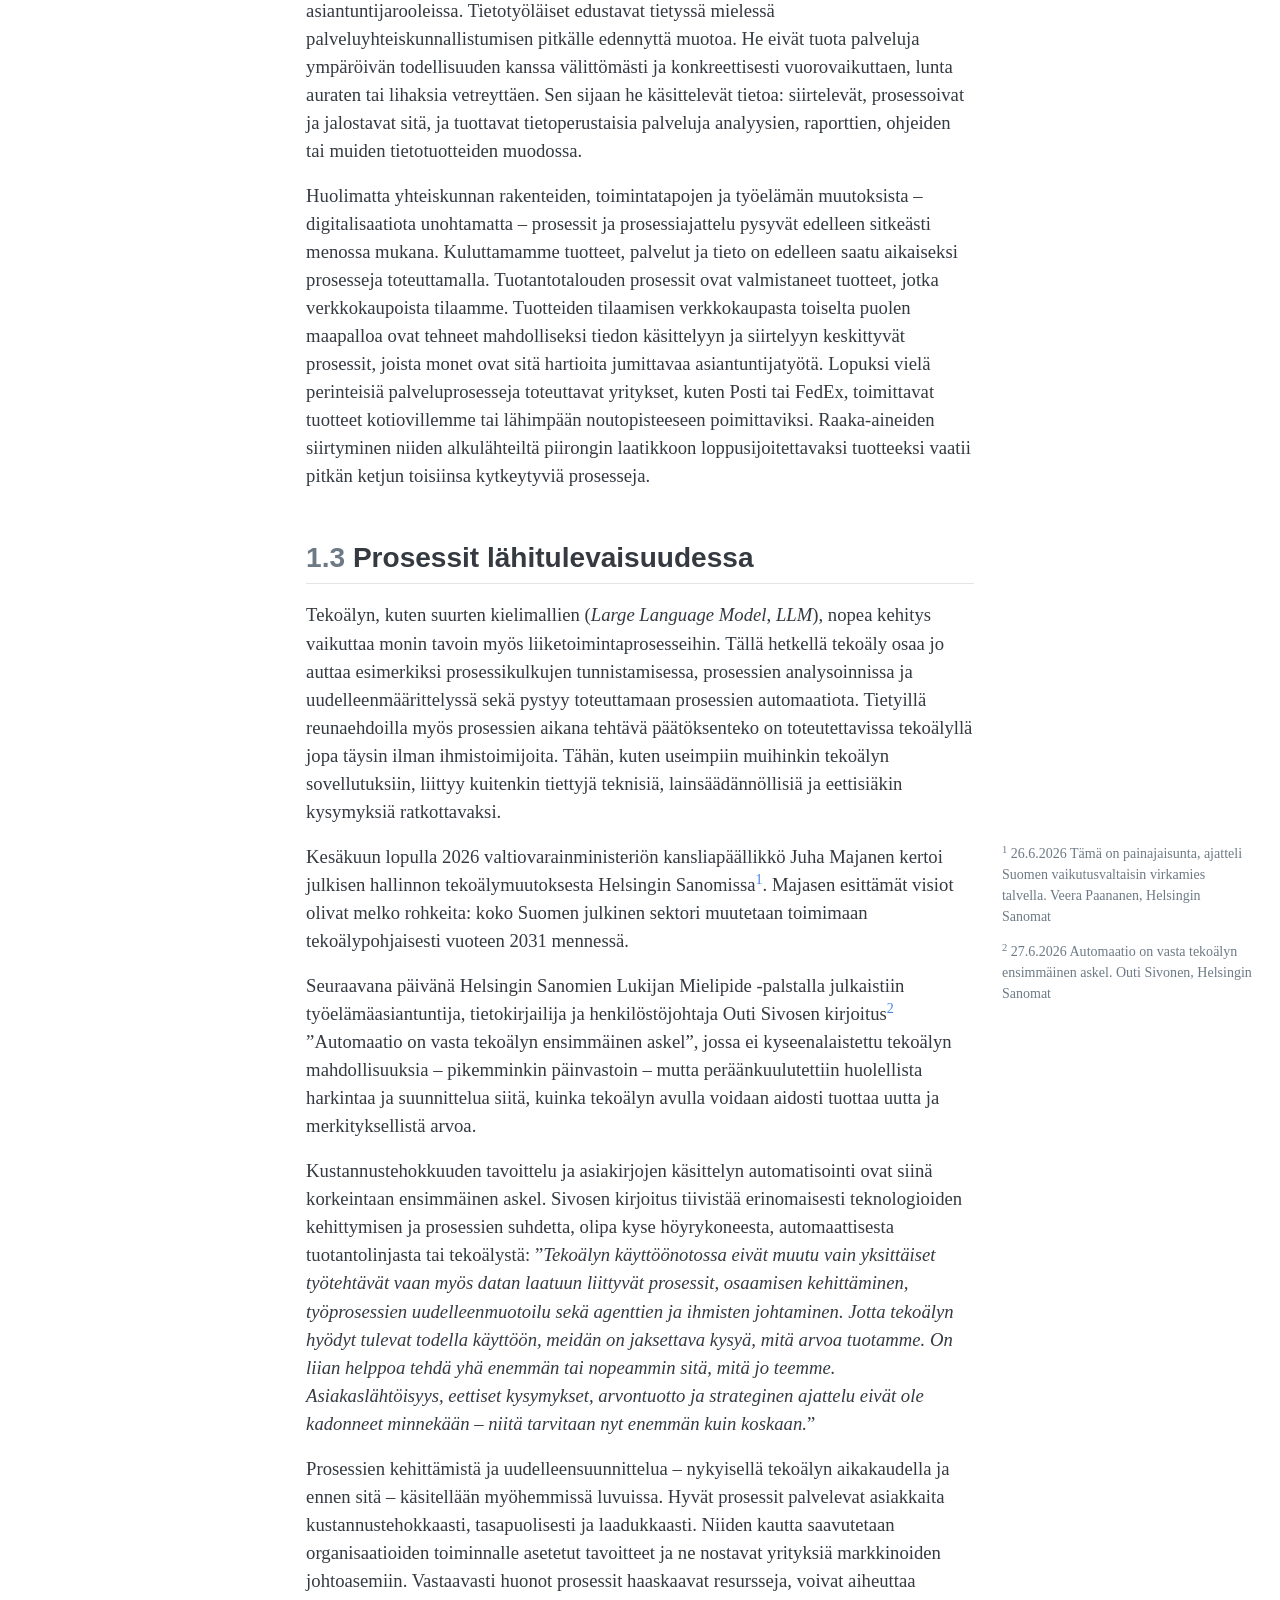
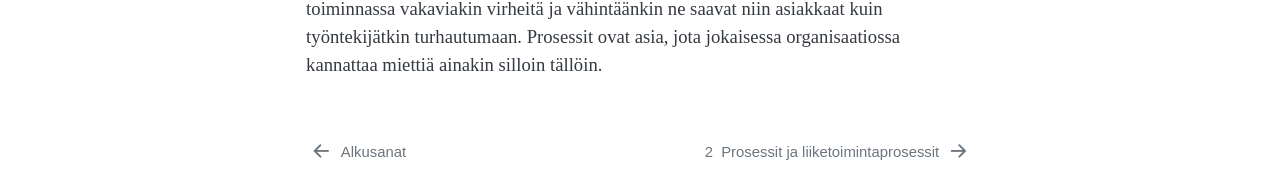
<file: johdanto.html>
<!DOCTYPE html>
<html xmlns="http://www.w3.org/1999/xhtml" lang="fi" xml:lang="fi"><head>

<meta charset="utf-8">
<meta name="generator" content="quarto-1.10.19">

<meta name="viewport" content="width=device-width, initial-scale=1.0, user-scalable=yes">


<title>1&nbsp; Johdanto – Liiketoimintaprosessit -- hallinta, mallintaminen, tietojärjestelmät ja automaatio</title>
<style>
/* Default styles provided by pandoc.
** See https://pandoc.org/MANUAL.html#variables-for-html for config info.
*/
span.smallcaps{font-variant: small-caps;}
div.columns{display: flex; gap: 1.5em;}
div.column{flex: auto;}
@media screen {
div.columns{gap: min(4vw, 1.5em);}
div.column{overflow-x: auto;}
}
div.hanging-indent{margin-left: 1.5em; text-indent: -1.5em;}
ul.task-list{list-style: none;}
ul.task-list li input[type="checkbox"] {
  width: 0.8em;
  margin: 0 0.8em 0.2em -1em; /* quarto-specific, see https://github.com/quarto-dev/quarto-cli/issues/4556 */ 
  vertical-align: middle;
}
/* CSS for citations */
div.csl-bib-body { }
div.csl-entry {
  clear: both;
}
.hanging-indent div.csl-entry {
  margin-left:2em;
  text-indent:-2em;
}
div.csl-left-margin {
  min-width:2em;
  float:left;
}
div.csl-right-inline {
  margin-left:2em;
  padding-left:1em;
}
div.csl-indent {
  margin-left: 2em;
}</style>


<script src="site_libs/quarto-nav/quarto-nav.js"></script>
<script src="site_libs/quarto-nav/headroom.min.js"></script>
<script src="site_libs/clipboard/clipboard.min.js"></script>
<script src="site_libs/quarto-search/autocomplete.umd.js"></script>
<script src="site_libs/quarto-search/fuse.min.js"></script>
<script src="site_libs/quarto-search/quarto-search.js"></script>
<meta name="quarto:offset" content="./">
<link href="./prosessit_ja_liiketoimintaprosessit.html" rel="next">
<link href="./index.html" rel="prev">
<script src="site_libs/quarto-html/quarto.js" type="module"></script>
<script src="site_libs/quarto-html/tabsets/tabsets.js" type="module"></script>
<script src="site_libs/quarto-html/popper.min.js"></script>
<script src="site_libs/quarto-html/tippy.umd.min.js"></script>
<script src="site_libs/quarto-html/anchor.min.js"></script>
<link href="site_libs/quarto-html/tippy.css" rel="stylesheet">
<link href="site_libs/quarto-html/quarto-syntax-highlighting-bf27225e3a48a9273f3daa8f8e829971.css" rel="stylesheet" class="quarto-color-scheme" id="quarto-text-highlighting-styles">
<link href="site_libs/quarto-html/quarto-syntax-highlighting-dark-b626d73c4c936ccc3cb08be7d45d1df6.css" rel="stylesheet" class="quarto-color-scheme quarto-color-alternate" id="quarto-text-highlighting-styles">
<link href="site_libs/quarto-html/quarto-syntax-highlighting-bf27225e3a48a9273f3daa8f8e829971.css" rel="stylesheet" class="quarto-color-scheme-extra" id="quarto-text-highlighting-styles">
<script src="site_libs/bootstrap/bootstrap.min.js"></script>
<link href="site_libs/bootstrap/bootstrap-icons.css" rel="stylesheet">
<link href="site_libs/bootstrap/bootstrap-2a1a1914d861ccdc16544b75d36f383a.min.css" rel="stylesheet" append-hash="true" class="quarto-color-scheme" id="quarto-bootstrap" data-mode="light">
<link href="site_libs/bootstrap/bootstrap-dark-37a0ccb6f5b9899fcb884e11bb6f7458.min.css" rel="stylesheet" append-hash="true" class="quarto-color-scheme quarto-color-alternate" id="quarto-bootstrap" data-mode="dark">
<link href="site_libs/bootstrap/bootstrap-2a1a1914d861ccdc16544b75d36f383a.min.css" rel="stylesheet" append-hash="true" class="quarto-color-scheme-extra" id="quarto-bootstrap" data-mode="light">
<script src="site_libs/quarto-contrib/glightbox/glightbox.min.js"></script>
<link href="site_libs/quarto-contrib/glightbox/glightbox.min.css" rel="stylesheet">
<link href="site_libs/quarto-contrib/glightbox/lightbox.css" rel="stylesheet">
<script id="quarto-search-options" type="application/json">{
  "location": "sidebar",
  "copy-button": false,
  "collapse-after": 3,
  "panel-placement": "start",
  "type": "textbox",
  "limit": 50,
  "keyboard-shortcut": [
    "f",
    "/",
    "s"
  ],
  "show-item-context": false,
  "language": {
    "search-no-results-text": "Ei tuloksia",
    "search-matching-documents-text": "tulokset",
    "search-copy-link-title": "Kopioi linkki hakuun",
    "search-hide-matches-text": "Piilota loput tulokset",
    "search-more-match-text": "tulos tässä dokumentissa",
    "search-more-matches-text": "tulosta tässä dokumentissa",
    "search-clear-button-title": "Tyhjennä",
    "search-text-placeholder": "",
    "search-detached-cancel-button-title": "Peruuta",
    "search-submit-button-title": "Lähetä",
    "search-label": "Hae"
  }
}</script>


<link rel="stylesheet" href="styles.css">
</head>

<body class="nav-sidebar floating slimcontent quarto-light"><script id="quarto-html-before-body" type="application/javascript">
    const toggleBodyColorMode = (bsSheetEl) => {
      const mode = bsSheetEl.getAttribute("data-mode");
      const bodyEl = window.document.querySelector("body");
      if (mode === "dark") {
        bodyEl.classList.add("quarto-dark");
        bodyEl.classList.remove("quarto-light");
      } else {
        bodyEl.classList.add("quarto-light");
        bodyEl.classList.remove("quarto-dark");
      }
    }
    const toggleBodyColorPrimary = () => {
      const bsSheetEl = window.document.querySelector("link#quarto-bootstrap:not([rel=disabled-stylesheet])");
      if (bsSheetEl) {
        toggleBodyColorMode(bsSheetEl);
      }
    }
    const setColorSchemeToggle = (alternate) => {
      const toggles = window.document.querySelectorAll('.quarto-color-scheme-toggle');
      for (let i=0; i < toggles.length; i++) {
        const toggle = toggles[i];
        if (toggle) {
          if (alternate) {
            toggle.classList.add("alternate");
          } else {
            toggle.classList.remove("alternate");
          }
        }
      }
    };
    const toggleColorMode = (alternate) => {
      // Switch the stylesheets
      const primaryStylesheets = window.document.querySelectorAll('link.quarto-color-scheme:not(.quarto-color-alternate)');
      const alternateStylesheets = window.document.querySelectorAll('link.quarto-color-scheme.quarto-color-alternate');
      manageTransitions('#quarto-margin-sidebar .nav-link', false);
      if (alternate) {
        // note: dark is layered on light, we don't disable primary!
        enableStylesheet(alternateStylesheets);
        for (const sheetNode of alternateStylesheets) {
          if (sheetNode.id === "quarto-bootstrap") {
            toggleBodyColorMode(sheetNode);
          }
        }
      } else {
        disableStylesheet(alternateStylesheets);
        enableStylesheet(primaryStylesheets)
        toggleBodyColorPrimary();
      }
      manageTransitions('#quarto-margin-sidebar .nav-link', true);
      // Switch the toggles
      setColorSchemeToggle(alternate)
      // Hack to workaround the fact that safari doesn't
      // properly recolor the scrollbar when toggling (#1455)
      if (navigator.userAgent.indexOf('Safari') > 0 && navigator.userAgent.indexOf('Chrome') == -1) {
        manageTransitions("body", false);
        window.scrollTo(0, 1);
        setTimeout(() => {
          window.scrollTo(0, 0);
          manageTransitions("body", true);
        }, 40);
      }
    }
    const disableStylesheet = (stylesheets) => {
      for (let i=0; i < stylesheets.length; i++) {
        const stylesheet = stylesheets[i];
        stylesheet.rel = 'disabled-stylesheet';
      }
    }
    const enableStylesheet = (stylesheets) => {
      for (let i=0; i < stylesheets.length; i++) {
        const stylesheet = stylesheets[i];
        if(stylesheet.rel !== 'stylesheet') { // for Chrome, which will still FOUC without this check
          stylesheet.rel = 'stylesheet';
        }
      }
    }
    const manageTransitions = (selector, allowTransitions) => {
      const els = window.document.querySelectorAll(selector);
      for (let i=0; i < els.length; i++) {
        const el = els[i];
        if (allowTransitions) {
          el.classList.remove('notransition');
        } else {
          el.classList.add('notransition');
        }
      }
    }
    const isFileUrl = () => {
      return window.location.protocol === 'file:';
    }
    const hasAlternateSentinel = () => {
      let styleSentinel = getColorSchemeSentinel();
      if (styleSentinel !== null) {
        return styleSentinel === "alternate";
      } else {
        return false;
      }
    }
    const setStyleSentinel = (alternate) => {
      const value = alternate ? "alternate" : "default";
      if (!isFileUrl()) {
        window.localStorage.setItem("quarto-color-scheme", value);
      } else {
        localAlternateSentinel = value;
      }
    }
    const getColorSchemeSentinel = () => {
      if (!isFileUrl()) {
        const storageValue = window.localStorage.getItem("quarto-color-scheme");
        return storageValue != null ? storageValue : localAlternateSentinel;
      } else {
        return localAlternateSentinel;
      }
    }
    const toggleGiscusIfUsed = (isAlternate, darkModeDefault) => {
      const baseTheme = document.querySelector('#giscus-base-theme')?.value ?? 'light';
      const alternateTheme = document.querySelector('#giscus-alt-theme')?.value ?? 'dark';
      let newTheme = '';
      if(authorPrefersDark) {
        newTheme = isAlternate ? baseTheme : alternateTheme;
      } else {
        newTheme = isAlternate ? alternateTheme : baseTheme;
      }
      const changeGiscusTheme = () => {
        // From: https://github.com/giscus/giscus/issues/336
        const sendMessage = (message) => {
          const iframe = document.querySelector('iframe.giscus-frame');
          if (!iframe) return;
          iframe.contentWindow.postMessage({ giscus: message }, 'https://giscus.app');
        }
        sendMessage({
          setConfig: {
            theme: newTheme
          }
        });
      }
      const isGiscussLoaded = window.document.querySelector('iframe.giscus-frame') !== null;
      if (isGiscussLoaded) {
        changeGiscusTheme();
      }
    };
    const authorPrefersDark = false;
    const darkModeDefault = authorPrefersDark;
      document.querySelector('link#quarto-text-highlighting-styles.quarto-color-scheme-extra').rel = 'disabled-stylesheet';
      document.querySelector('link#quarto-bootstrap.quarto-color-scheme-extra').rel = 'disabled-stylesheet';
    let localAlternateSentinel = darkModeDefault ? 'alternate' : 'default';
    // Dark / light mode switch
    window.quartoToggleColorScheme = () => {
      // Read the current dark / light value
      let toAlternate = !hasAlternateSentinel();
      toggleColorMode(toAlternate);
      setStyleSentinel(toAlternate);
      toggleGiscusIfUsed(toAlternate, darkModeDefault);
      window.dispatchEvent(new Event('resize'));
    };
    // Switch to dark mode if need be
    if (hasAlternateSentinel()) {
      toggleColorMode(true);
    } else {
      toggleColorMode(false);
    }
  </script>

<div id="quarto-search-results"></div>
  <header id="quarto-header" class="headroom fixed-top">
  <nav class="quarto-secondary-nav">
    <div class="container-fluid d-flex">
      <button type="button" class="quarto-btn-toggle btn" data-bs-toggle="collapse" role="button" data-bs-target=".quarto-sidebar-collapse-item" aria-controls="quarto-sidebar" aria-expanded="false" aria-label="Vaihda sivupalkki" onclick="if (window.quartoToggleHeadroom) { window.quartoToggleHeadroom(); }">
        <i class="bi bi-layout-text-sidebar-reverse"></i>
      </button>
        <nav class="quarto-page-breadcrumbs" aria-label="breadcrumb"><ol class="breadcrumb"><li class="breadcrumb-item"><a href="./johdanto.html"><span class="chapter-number">1</span>&nbsp; <span class="chapter-title">Johdanto</span></a></li></ol></nav>
        <a class="flex-grow-1" role="navigation" data-bs-toggle="collapse" data-bs-target=".quarto-sidebar-collapse-item" aria-controls="quarto-sidebar" aria-expanded="false" aria-label="Vaihda sivupalkki" onclick="if (window.quartoToggleHeadroom) { window.quartoToggleHeadroom(); }">      
        </a>
      <button type="button" class="btn quarto-search-button" aria-label="Hae" onclick="window.quartoOpenSearch();">
        <i class="bi bi-search"></i>
      </button>
    </div>
  </nav>
</header>
<!-- content -->
<div id="quarto-content" class="quarto-container page-columns page-rows-contents page-layout-article">
<!-- sidebar -->
  <nav id="quarto-sidebar" class="sidebar collapse collapse-horizontal quarto-sidebar-collapse-item sidebar-navigation floating overflow-auto">
    <div class="pt-lg-2 mt-2 text-left sidebar-header">
    <div class="sidebar-title mb-0 py-0">
      <a href="./">Liiketoimintaprosessit – hallinta, mallintaminen, tietojärjestelmät ja automaatio</a> 
        <div class="sidebar-tools-main">
  <a href="" class="quarto-color-scheme-toggle quarto-navigation-tool  px-1" onclick="window.quartoToggleColorScheme(); return false;" title="Tumma tila päälle/pois"><i class="bi"></i></a>
</div>
    </div>
      </div>
        <div class="mt-2 flex-shrink-0 align-items-center">
        <div class="sidebar-search">
        <div id="quarto-search" class="" title="Hae"></div>
        </div>
        </div>
    <div class="sidebar-menu-container"> 
    <ul class="list-unstyled mt-1">
        <li class="sidebar-item">
  <div class="sidebar-item-container"> 
  <a href="./index.html" class="sidebar-item-text sidebar-link">
 <span class="menu-text">Alkusanat</span></a>
  </div>
</li>
        <li class="sidebar-item">
  <div class="sidebar-item-container"> 
  <a href="./johdanto.html" class="sidebar-item-text sidebar-link active">
 <span class="menu-text"><span class="chapter-number">1</span>&nbsp; <span class="chapter-title">Johdanto</span></span></a>
  </div>
</li>
        <li class="sidebar-item">
  <div class="sidebar-item-container"> 
  <a href="./prosessit_ja_liiketoimintaprosessit.html" class="sidebar-item-text sidebar-link">
 <span class="menu-text"><span class="chapter-number">2</span>&nbsp; <span class="chapter-title">Prosessit ja liiketoimintaprosessit</span></span></a>
  </div>
</li>
        <li class="sidebar-item">
  <div class="sidebar-item-container"> 
  <a href="./prosessitiedon_keraaminen.html" class="sidebar-item-text sidebar-link">
 <span class="menu-text"><span class="chapter-number">3</span>&nbsp; <span class="chapter-title">Prosessitiedon kerääminen</span></span></a>
  </div>
</li>
        <li class="sidebar-item">
  <div class="sidebar-item-container"> 
  <a href="./prosessiorganisaatio_ja_prosessien_kehittaminen.html" class="sidebar-item-text sidebar-link">
 <span class="menu-text"><span class="chapter-number">4</span>&nbsp; <span class="chapter-title">Prosessiorganisaatio ja prosessien kehittäminen</span></span></a>
  </div>
</li>
        <li class="sidebar-item">
  <div class="sidebar-item-container"> 
  <a href="./prosessiarkkitehtuuri.html" class="sidebar-item-text sidebar-link">
 <span class="menu-text"><span class="chapter-number">5</span>&nbsp; <span class="chapter-title">Prosessiarkkitehtuuri</span></span></a>
  </div>
</li>
        <li class="sidebar-item">
  <div class="sidebar-item-container"> 
  <a href="./bpmn_ja_prosessien_kuvaaminen.html" class="sidebar-item-text sidebar-link">
 <span class="menu-text"><span class="chapter-number">6</span>&nbsp; <span class="chapter-title">Mallit, mallintaminen ja Business Process Model and Notation</span></span></a>
  </div>
</li>
        <li class="sidebar-item">
  <div class="sidebar-item-container"> 
  <a href="./prosessiautomaatio.html" class="sidebar-item-text sidebar-link">
 <span class="menu-text"><span class="chapter-number">7</span>&nbsp; <span class="chapter-title">Prosessiautomaatio ja tekoäly</span></span></a>
  </div>
</li>
        <li class="sidebar-item">
  <div class="sidebar-item-container"> 
  <a href="./tehtavat.html" class="sidebar-item-text sidebar-link">
 <span class="menu-text"><span class="chapter-number">8</span>&nbsp; <span class="chapter-title">Harjoitustehtäviä</span></span></a>
  </div>
</li>
        <li class="sidebar-item">
  <div class="sidebar-item-container"> 
  <a href="./tyovalineita.html" class="sidebar-item-text sidebar-link">
 <span class="menu-text"><span class="chapter-number">9</span>&nbsp; <span class="chapter-title">Työvälineitä</span></span></a>
  </div>
</li>
        <li class="sidebar-item">
  <div class="sidebar-item-container"> 
  <a href="./references.html" class="sidebar-item-text sidebar-link">
 <span class="menu-text">Lähteet</span></a>
  </div>
</li>
    </ul>
    </div>
</nav>
<div id="quarto-sidebar-glass" class="quarto-sidebar-collapse-item" data-bs-toggle="collapse" data-bs-target=".quarto-sidebar-collapse-item"></div>
<!-- margin-sidebar -->
    <div id="quarto-margin-sidebar" class="sidebar margin-sidebar">
        <nav id="TOC" role="doc-toc" class="toc-active">
    <h2 id="toc-title">Tässä luvussa</h2>
   
  <ul>
  <li><a href="#prosessit-eilen" id="toc-prosessit-eilen" class="nav-link active" data-scroll-target="#prosessit-eilen"><span class="header-section-number">1.1</span> Prosessit eilen</a></li>
  <li><a href="#prosessit-tänään" id="toc-prosessit-tänään" class="nav-link" data-scroll-target="#prosessit-tänään"><span class="header-section-number">1.2</span> Prosessit tänään</a></li>
  <li><a href="#prosessit-lähitulevaisuudessa" id="toc-prosessit-lähitulevaisuudessa" class="nav-link" data-scroll-target="#prosessit-lähitulevaisuudessa"><span class="header-section-number">1.3</span> Prosessit lähitulevaisuudessa</a></li>
  </ul>
</nav>
    </div>
<!-- main -->
<main class="content page-columns page-full" id="quarto-document-content">


<header id="title-block-header" class="quarto-title-block default">
<div class="quarto-title">
<h1 class="title"><span class="chapter-number">1</span>&nbsp; <span class="chapter-title">Johdanto</span></h1>
</div>



<div class="quarto-title-meta">

    
  
    
  </div>
  


</header>


<p><em>Astut kahvilaan aikeenasi hörpätä latte macchiato. Mitä kaikkea täytyy tapahtua, ennen kuin olet saanut kahvisi?</em></p>
<p>Kahvin tilataksesi täytyy sinun ensimmäiseksi onnistua viestimään mielihalusi kahvilan henkilökunnalle, esimerkiksi asiakaspalvelijalle. Teet tilauksen ja kahvilan henkilökunta kirjaa sen ylös kassajärjestelmään. Seuraavaksi sinulta ehkä pyydetään maksua tilaamastasi kahvista. Maksun voi tässä kahvilassa suorittaa käteisellä, kortilla tai lähimaksuna älylaitteella. Istut odottamaan kahviasi ja seuraavaksi tapahtuu asioita, jotka eivät välttämättä näy asiakkaille. Henkilökunta jakaa työtehtävät: barista valmistaa juoman ja toinen työntekijä valmistautuu asiakaspalveluun. Barista valmistaa espresson, käsittelee maidon ja sen jälkeen kokoaa latte macchiaton. Tilaamasi kahvi tarjoillaan lasiin, mutta take away -tilaus kaadettaisiin pahvimukiin. Lopuksi juoma viimeistellään ja tuodaan pöytään tai jätetään noutopisteeseen, miten kahvilassa nyt toimitaankaan.</p>
<p>Jos äskeinen tapahtumien ketju piirrettäisiin, voisi se näyttää seuraavalta (<a href="#fig-kahvitilauksen_kasittely.svg" class="quarto-xref">kuva&nbsp;<span>1.1</span></a>). Tämä on yksinkertainen prosessimalli alku- ja loppupisteineen ja se on esitetty BPMN-notaatiolla (<em>Business Process Model and Notation</em>).</p>
<div id="fig-kahvitilauksen_kasittely.svg" class="quarto-float quarto-figure quarto-figure-center anchored" alt="Yksinkertainen prosessimalli kahvitilauksen käsittelystä kahvilassa.">
<figure class="quarto-float quarto-float-fig figure">
<div aria-describedby="fig-kahvitilauksen_kasittely.svg-caption-0ceaefa1-69ba-4598-a22c-09a6ac19f8ca">
<a href="kuviot/kahvitilauksen_kasittely.svg" class="lightbox" data-gallery="quarto-lightbox-gallery-1" title="Kuva&nbsp;1.1: Kahvitilaus kahvilassa"><img src="kuviot/kahvitilauksen_kasittely.svg" class="img-fluid figure-img" alt="Yksinkertainen prosessimalli kahvitilauksen käsittelystä kahvilassa."></a>
</div>
<figcaption class="quarto-float-caption-bottom quarto-float-caption quarto-float-fig" id="fig-kahvitilauksen_kasittely.svg-caption-0ceaefa1-69ba-4598-a22c-09a6ac19f8ca">
Kuva&nbsp;1.1: Kahvitilaus kahvilassa
</figcaption>
</figure>
</div>
<p>Lisäksi huomattiin, että prosessin toteuttamiseen osallistui useampi osapuoli: sinä asiakkaana, tarjoilija ja taustalla työskentelevä barista. Olisi myös mahdollista, että tilauksen vastaanottamisen jälkeen tarjoilija rientääkin valmistamaan kahvin itse, jolloin hän toimii prosessin aikana kahdessa roolissa. Sekin olisi mahdollista, että asiakas kävelisi kahvikoneelle, valitsisi haluamansa kahvin laitteen kosketusnäytöltä ja hoitaisi korttimaksun saman laitteen avulla. Myös itsepalvelu toteutuu suunniteltujen prosessien kautta.</p>
<p>BPMN-notaatiossa prosessiin osallistuvat toimijat esitetään tavallisesti uima-altaina (<em>Pool</em>) ja -ratoina (<em>Lane</em>). Altaat esittävät prosessiin osallistuvia organisaatioita ja uimaradat altaiden, eli organisaatioiden, sisällä eri toimijoita tai rooleja (<a href="#fig-kahvilan_uima-altaat.svg" class="quarto-xref">kuva&nbsp;<span>1.2</span></a>). Prosessimallinnuksen kannalta sinä olet siis yksittäisenä yksityisenä asiakkaanakin oma “organisaatiosi”.</p>
<div id="fig-kahvilan_uima-altaat.svg" class="quarto-float quarto-figure quarto-figure-center anchored" alt="Kahvilan roolit uima-altaina ja ratoina: asiakas, barista ja tarjoilija.">
<figure class="quarto-float quarto-float-fig figure">
<div aria-describedby="fig-kahvilan_uima-altaat.svg-caption-0ceaefa1-69ba-4598-a22c-09a6ac19f8ca">
<a href="kuviot/kahvilan_uima-altaat.svg" class="lightbox" data-gallery="quarto-lightbox-gallery-2" title="Kuva&nbsp;1.2: Kahvilan roolit uima-altaina ja -ratoina"><img src="kuviot/kahvilan_uima-altaat.svg" class="img-fluid figure-img" alt="Kahvilan roolit uima-altaina ja ratoina: asiakas, barista ja tarjoilija."></a>
</div>
<figcaption class="quarto-float-caption-bottom quarto-float-caption quarto-float-fig" id="fig-kahvilan_uima-altaat.svg-caption-0ceaefa1-69ba-4598-a22c-09a6ac19f8ca">
Kuva&nbsp;1.2: Kahvilan roolit uima-altaina ja -ratoina
</figcaption>
</figure>
</div>
<p>Prosessin tehtävät osoitetaan tietyn roolin suoritettavaksi sijoittamalla ne kyseisen roolin uimaradalle, kuten seuraavassa kuviossa on tehty (<a href="#fig-tehtavat_radoilla.svg" class="quarto-xref">kuva&nbsp;<span>1.3</span></a>).</p>
<div id="fig-tehtavat_radoilla.svg" class="quarto-float quarto-figure quarto-figure-center anchored" alt="Kahvilan prosessin tehtävät sijoitettuina asiakkaan, tarjoilijan ja baristan uimaradoille.">
<figure class="quarto-float quarto-float-fig figure">
<div aria-describedby="fig-tehtavat_radoilla.svg-caption-0ceaefa1-69ba-4598-a22c-09a6ac19f8ca">
<a href="kuviot/tehtavat_radoilla.svg" class="lightbox" data-gallery="quarto-lightbox-gallery-3" title="Kuva&nbsp;1.3: Tehtäviä rooleille osoitettuina"><img src="kuviot/tehtavat_radoilla.svg" class="img-fluid figure-img" alt="Kahvilan prosessin tehtävät sijoitettuina asiakkaan, tarjoilijan ja baristan uimaradoille."></a>
</div>
<figcaption class="quarto-float-caption-bottom quarto-float-caption quarto-float-fig" id="fig-tehtavat_radoilla.svg-caption-0ceaefa1-69ba-4598-a22c-09a6ac19f8ca">
Kuva&nbsp;1.3: Tehtäviä rooleille osoitettuina
</figcaption>
</figure>
</div>
<p>Maksua varten valitsit, haluatko maksaa käteisellä, kortilla vai mobiilimaksulla. Valintasi vaikuttaa siihen, kuinka prosessi seuraavaksi etenee. Jos käytät muuta maksutapaa kuin käteistä, mukaan liittyy roolina myös maksupalvelun tarjoaja. Valintatilanteet esitetään BPMN-malleissa päätöspisteinä tai -portteina, kuten seuraavan kuvion XOR-portti (<a href="#fig-maksutapahtuma.svg" class="quarto-xref">kuva&nbsp;<span>1.4</span></a>).</p>
<div id="fig-maksutapahtuma.svg" class="quarto-float quarto-figure quarto-figure-center anchored" alt="Maksutavan valinta XOR-portilla: käteinen, kortti tai mobiilimaksu.">
<figure class="quarto-float quarto-float-fig figure">
<div aria-describedby="fig-maksutapahtuma.svg-caption-0ceaefa1-69ba-4598-a22c-09a6ac19f8ca">
<a href="kuviot/maksutapahtuma.svg" class="lightbox" data-gallery="quarto-lightbox-gallery-4" title="Kuva&nbsp;1.4: Maksutavan valinta XOR-portilla"><img src="kuviot/maksutapahtuma.svg" class="img-fluid figure-img" alt="Maksutavan valinta XOR-portilla: käteinen, kortti tai mobiilimaksu."></a>
</div>
<figcaption class="quarto-float-caption-bottom quarto-float-caption quarto-float-fig" id="fig-maksutapahtuma.svg-caption-0ceaefa1-69ba-4598-a22c-09a6ac19f8ca">
Kuva&nbsp;1.4: Maksutavan valinta XOR-portilla
</figcaption>
</figure>
</div>
<p>Mutta se siitä tällä erää. Palataan BPMN-mallintamiseen myöhemmin. Mennään sitä ennen ajassa hieman taaksepäin: mistä, miten ja milloin liiketoimintaprosessien tarkastelu, hallinta ja systemaattinen kehittäminen ovat alkaneet?</p>
<section id="prosessit-eilen" class="level2" data-number="1.1">
<h2 data-number="1.1" class="anchored" data-anchor-id="prosessit-eilen"><span class="header-section-number">1.1</span> Prosessit eilen</h2>
<p>Prosesseihin ryhdyttiin kiinnittämään laajemmin huomiota 1900-luvun alkupuolella Frederick Taylorin julkaistua teoksensa Principles of Scientific Management <span class="citation" data-cites="taylor1911principles">(<a href="references.html#ref-taylor1911principles" role="doc-biblioref">Taylor 1911</a>)</span>. Kirjassa nimensä mukaisesti hahmotellaan ”tieteellistä” lähestymistapaa liikkeenjohtoon; sen systemaattisesti jäsentynyttä ja menetelmällistäkin tarkastelua. Vaikka Taylor ei vielä varsinaisesti kirjoittanut liiketoimintaprosesseista ja niiden johtamisesta nykyisin vakiintunutta käsitteistöä käyttäen, teos kuitenkin esitteli ajatukset työn tekemisen muotojen standardoinnista ja työnkulkujen – eli toisiaan seuraavien tehtävien – analysoinnista tehokkuuden kehittämiseksi.</p>
<p>Toiminnan operatiivisen tason tarkastelussa pajatson räjäytti Henry Ford noin kymmenen vuotta myöhemmin. Ford esitteli liukuhihnatuotantoon ja sen prosessien kehittämiseen liittyvät periaatteet teoksessaan My Life and Work <span class="citation" data-cites="ford2021my">(<a href="references.html#ref-ford2021my" role="doc-biblioref">Ford 2021</a>)</span> vuonna 1922. Prosessien virtausnopeus – eli kuinka nopeasti jonkin asian tekeminen etenee alusta loppuun – ja tämän virtausnopeuden jatkuva parantaminen, ovat vieläkin prosessiajattelun ja prosessien kehittämisen keskeisiä teemoja.</p>
<p>Toisen maailmansodan jälkeen systeemiteoreettinen <span class="citation" data-cites="von1968general">(esim. <a href="references.html#ref-von1968general" role="doc-biblioref"><span class="nocase">Von Bertalanffy ym.</span> 1968</a>)</span> ajattelu – eli asioiden hahmottaminen toistensa kanssa vuorovaikuttavista osakokonaisuuksista muodostuvina kokonaisuuksina – alkoi herättää kiinnostusta prosessien kehittäjien keskuudessa. Sijaa alkoi saada myös laatua sekä laadun jatkuvaa parantamista painottava ajattelu – nyt tilastollisiin menetelmiin suorituskykymittaamisessa ja -analyysissa tukeutuen <span class="citation" data-cites="juran1951quality">(<a href="references.html#ref-juran1951quality" role="doc-biblioref">Juran 1951</a>)</span>. Samoihin aikoihin Japanissa Toyotan tehtailla muotoutuivat toimintamallit, jotka laadun jatkuvan parantamisen ja virtausnopeuden ohella korostivat hukan välttämistä eli sitä, että kaikenlainen turha tekeminen ja turhan tuottaminen tulisi kitkeä prosesseista pois.</p>
<p>W. Edwards Deming onnistui tiivistämään edelliset ajatukset suurta yleisöä puhuttelevaan muotoon <span class="citation" data-cites="deming1982quality">(<a href="references.html#ref-deming1982quality" role="doc-biblioref">Deming 1982</a>)</span>. Hänen esittelemänsä, Shewhartin sykliin <span class="citation" data-cites="best2006walter">(<a href="references.html#ref-best2006walter" role="doc-biblioref">Best ja Neuhauser 2006</a>)</span> perustuva, PDCA (Plan, Do, Check, Act) -malli – suomeksi STAK (Suunnittele, Toteuta, Arvioi, Kehitä) – on edelleen laatu- ja prosessijohtamisen vakiokuvastoa. Vaikka PDCA saattaakin kuulostaa liikkeenjohdon konsultin vetämän työpajan iskulauseelta, oli Deming taustaltaan tilastotieteilijä-insinööri.</p>
<p>Prosessien historiaan palataan vielä myöhemmissä luvuissa, mutta tarkastellaan seuraavaksi, millaista roolia prosessit näyttelevät nykyisessä yhteiskunnassamme.</p>
</section>
<section id="prosessit-tänään" class="level2" data-number="1.2">
<h2 data-number="1.2" class="anchored" data-anchor-id="prosessit-tänään"><span class="header-section-number">1.2</span> Prosessit tänään</h2>
<p>Sumean linssin läpi tarkasteltuna prosessi voi näyttäytyä mustana laatikkona: jotain menee sisälle, joitain asioita tapahtuu, ja lopuksi laatikosta tulee jotain ulos – vaikka sitten se latte macchiato. Joskus tämä vertaus saattaa valitettavasti vastatakin organisaatioiden kyvykkyyttä ymmärtää omia prosessejaan.</p>
<p>Jos tarkastelemme esimerkiksi valmistavan teollisuuden prosesseja, voivat ne varsinkin toimialaa tuntemattomille näyttäytyä mustina laatikkoina. Prosessiin menee raaka-aineita, materiaaleja tai komponentteja, jotka muuttuvat prosessin aikana valmiiksi tuotteeksi. Prosessin päätteeksi tuote kierähtää liukuhihnalta valmiina asiakkaalle myytäväksi.</p>
<p>Harva tuote on niin hyvä, että se tehtaan lattialta myisi itse itsensä. Valmistusprosessia ovat todennäköisesti edeltäneet suunnittelun ja tuotekehityksen prosessit ja sitä seuraavat myynnin prosessit, joita ehkä tukevat markkinoinnin prosessit ja niin edelleen. Näihin liittyy työajan seurantaa, palkanmaksua sekä joukko muita hallinnollisia ja lakisääteisiä prosesseja. Jossain on todennäköisesti vielä johtamisen prosesseja, jotka yrityksen tavoitteista ja strategiasta jalostetuilla perusteilla ovat viime kädessä päättäneet tämän tuotteen markkinoille saattamisesta ja joiden avulla kaikkien muiden prosessien kokonaisuus pyritään pitämään hyvässä järjestyksessä.</p>
<p>Nykyistä yhteiskuntaamme kutsutaan usein palveluyhteiskunnaksi. Vaikka valmistammekin edelleen tuotteita – ja todennäköisesti enemmän kuin koskaan aiemmin – yritykset ja julkiset organisaatiot tuottavat myös entistä enemmän palveluja eli aineettomia tuotteita <span class="citation" data-cites="gronroos1982applied">(vrt. <a href="references.html#ref-gronroos1982applied" role="doc-biblioref">Grönroos 1982</a>)</span>.</p>
<p>Aineettomat palvelutuotteet eivät varsinaisesti jää niistä maksaneiden asiakkaiden hypisteltäviksi, vaikka palvelutkin usein manifestoituvat myös fyysiseen todellisuuteen esimerkiksi aurattuina pysäköintialueina tai hieronnan vetreyttäminä hartioina.</p>
<p>Palveluyhteiskunnassa entistä useampi työskentelee tietotyön tehtävissä ja erilaisissa asiantuntijarooleissa. Tietotyöläiset edustavat tietyssä mielessä palveluyhteiskunnallistumisen pitkälle edennyttä muotoa. He eivät tuota palveluja ympäröivän todellisuuden kanssa välittömästi ja konkreettisesti vuorovaikuttaen, lunta auraten tai lihaksia vetreyttäen. Sen sijaan he käsittelevät tietoa: siirtelevät, prosessoivat ja jalostavat sitä, ja tuottavat tietoperustaisia palveluja analyysien, raporttien, ohjeiden tai muiden tietotuotteiden muodossa.</p>
<p>Huolimatta yhteiskunnan rakenteiden, toimintatapojen ja työelämän muutoksista – digitalisaatiota unohtamatta – prosessit ja prosessiajattelu pysyvät edelleen sitkeästi menossa mukana. Kuluttamamme tuotteet, palvelut ja tieto on edelleen saatu aikaiseksi prosesseja toteuttamalla. Tuotantotalouden prosessit ovat valmistaneet tuotteet, jotka verkkokaupoista tilaamme. Tuotteiden tilaamisen verkkokaupasta toiselta puolen maapalloa ovat tehneet mahdolliseksi tiedon käsittelyyn ja siirtelyyn keskittyvät prosessit, joista monet ovat sitä hartioita jumittavaa asiantuntijatyötä. Lopuksi vielä perinteisiä palveluprosesseja toteuttavat yritykset, kuten Posti tai FedEx, toimittavat tuotteet kotiovillemme tai lähimpään noutopisteeseen poimittaviksi. Raaka-aineiden siirtyminen niiden alkulähteiltä piirongin laatikkoon loppusijoitettavaksi tuotteeksi vaatii pitkän ketjun toisiinsa kytkeytyviä prosesseja.</p>
</section>
<section id="prosessit-lähitulevaisuudessa" class="level2 page-columns page-full" data-number="1.3">
<h2 data-number="1.3" class="anchored" data-anchor-id="prosessit-lähitulevaisuudessa"><span class="header-section-number">1.3</span> Prosessit lähitulevaisuudessa</h2>
<p>Tekoälyn, kuten suurten kielimallien (<em>Large Language Model</em>, <em>LLM</em>), nopea kehitys vaikuttaa monin tavoin myös liiketoimintaprosesseihin. Tällä hetkellä tekoäly osaa jo auttaa esimerkiksi prosessikulkujen tunnistamisessa, prosessien analysoinnissa ja uudelleenmäärittelyssä sekä pystyy toteuttamaan prosessien automaatiota. Tietyillä reunaehdoilla myös prosessien aikana tehtävä päätöksenteko on toteutettavissa tekoälyllä jopa täysin ilman ihmistoimijoita. Tähän, kuten useimpiin muihinkin tekoälyn sovellutuksiin, liittyy kuitenkin tiettyjä teknisiä, lainsäädännöllisiä ja eettisiäkin kysymyksiä ratkottavaksi.</p>
<p>Kesäkuun lopulla 2026 valtiovarainministeriön kansliapäällikkö Juha Majanen kertoi julkisen hallinnon tekoälymuutoksesta Helsingin Sanomissa<a href="#fn1" class="footnote-ref" id="fnref1" role="doc-noteref"><sup>1</sup></a>. Majasen esittämät visiot olivat melko rohkeita: koko Suomen julkinen sektori muutetaan toimimaan tekoälypohjaisesti vuoteen 2031 mennessä.</p>
<div class="no-row-height column-margin column-container"><div id="fn1"><p><sup>1</sup>&nbsp;26.6.2026 Tämä on painajais­unta, ajatteli Suomen vaikutus­valtaisin virkamies talvella. Veera Paananen, Helsingin Sanomat</p></div><div id="fn2"><p><sup>2</sup>&nbsp;27.6.2026 Automaatio on vasta tekoälyn ensimmäinen askel. Outi Sivonen, Helsingin Sanomat</p></div></div><p>Seuraavana päivänä Helsingin Sanomien Lukijan Mielipide -palstalla julkaistiin työelämäasiantuntija, tietokirjailija ja henkilöstöjohtaja Outi Sivosen kirjoitus<a href="#fn2" class="footnote-ref" id="fnref2" role="doc-noteref"><sup>2</sup></a> ”Automaatio on vasta tekoälyn ensimmäinen askel”, jossa ei kyseenalaistettu tekoälyn mahdollisuuksia – pikemminkin päinvastoin – mutta peräänkuulutettiin huolellista harkintaa ja suunnittelua siitä, kuinka tekoälyn avulla voidaan aidosti tuottaa uutta ja merkityksellistä arvoa.</p>
<p>Kustannustehokkuuden tavoittelu ja asiakirjojen käsittelyn automatisointi ovat siinä korkeintaan ensimmäinen askel. Sivosen kirjoitus tiivistää erinomaisesti teknologioiden kehittymisen ja prosessien suhdetta, olipa kyse höyrykoneesta, automaattisesta tuotantolinjasta tai tekoälystä: ”<em>Tekoälyn käyttöönotossa eivät muutu vain yksittäiset työtehtävät vaan myös datan laatuun liittyvät prosessit, osaamisen kehittäminen, työprosessien uudelleenmuotoilu sekä agenttien ja ihmisten johtaminen. Jotta tekoälyn hyödyt tulevat todella käyttöön, meidän on jaksettava kysyä, mitä arvoa tuotamme. On liian helppoa tehdä yhä enemmän tai nopeammin sitä, mitä jo teemme. Asiakaslähtöisyys, eettiset kysymykset, arvontuotto ja strateginen ajattelu eivät ole kadonneet minnekään – niitä tarvitaan nyt enemmän kuin koskaan.</em>”</p>
<p>Prosessien kehittämistä ja uudelleensuunnittelua – nykyisellä tekoälyn aikakaudella ja ennen sitä – käsitellään myöhemmissä luvuissa. Hyvät prosessit palvelevat asiakkaita kustannustehokkaasti, tasapuolisesti ja laadukkaasti. Niiden kautta saavutetaan organisaatioiden toiminnalle asetetut tavoitteet ja ne nostavat yrityksiä markkinoiden johtoasemiin. Vastaavasti huonot prosessit haaskaavat resursseja, voivat aiheuttaa toiminnassa vakaviakin virheitä ja vähintäänkin ne saavat niin asiakkaat kuin työntekijätkin turhautumaan. Prosessit ovat asia, jota jokaisessa organisaatiossa kannattaa miettiä ainakin silloin tällöin.</p>


<div id="refs" class="references csl-bib-body hanging-indent" role="list" style="display: none">
<div id="ref-best2006walter" class="csl-entry" role="listitem">
Best, Mark, ja Duncan Neuhauser. 2006. <span>”Walter A Shewhart, 1924, and the Hawthorne factory”</span>. <em>Quality and Safety in Health Care</em> 15 (2): 142–43.
</div>
<div id="ref-deming1982quality" class="csl-entry" role="listitem">
Deming, W. Edwards. 1982. <em>Quality, Productivity, and Competitive Position</em>. Massachusetts Institute of Technology, Center for Advanced Engineering Study.
</div>
<div id="ref-ford2021my" class="csl-entry" role="listitem">
Ford, Henry. 2021. <em>My life and work</em>. Phoemixx Classics Ebooks.
</div>
<div id="ref-gronroos1982applied" class="csl-entry" role="listitem">
Grönroos, Christian. 1982. <span>”An applied service marketing theory”</span>. <em>European journal of marketing</em> 16 (7): 30–41.
</div>
<div id="ref-juran1951quality" class="csl-entry" role="listitem">
Juran, Joseph M. 1951. <em>Quality-Control Handbook</em>. McGraw-Hill.
</div>
<div id="ref-taylor1911principles" class="csl-entry" role="listitem">
Taylor, Frederick Winslow. 1911. <em>The principles of scientific management</em>. NuVision Publications, LLC.
</div>
<div id="ref-von1968general" class="csl-entry" role="listitem">
<span class="nocase">Von Bertalanffy, Ludwig ym.</span> 1968. <span>”General system theory”</span>. <em>New York</em> 41973 (1968): 40.
</div>
</div>
</section>


</main> <!-- /main -->
<script id="quarto-html-after-body" type="application/javascript">
  window.document.addEventListener("DOMContentLoaded", function (event) {
    // Ensure there is a toggle, if there isn't float one in the top right
    if (window.document.querySelector('.quarto-color-scheme-toggle') === null) {
      const a = window.document.createElement('a');
      a.classList.add('top-right');
      a.classList.add('quarto-color-scheme-toggle');
      a.href = "";
      a.onclick = function() { try { window.quartoToggleColorScheme(); } catch {} return false; };
      const i = window.document.createElement("i");
      i.classList.add('bi');
      a.appendChild(i);
      window.document.body.appendChild(a);
    }
    setColorSchemeToggle(hasAlternateSentinel())
    const icon = "";
    const anchorJS = new window.AnchorJS();
    anchorJS.options = {
      placement: 'right',
      icon: icon
    };
    anchorJS.add('.anchored');
    const isCodeAnnotation = (el) => {
      for (const clz of el.classList) {
        if (clz.startsWith('code-annotation-')) {                     
          return true;
        }
      }
      return false;
    }
    const onCopySuccess = function(e) {
      // button target
      const button = e.trigger;
      // don't keep focus
      button.blur();
      // flash "checked"
      button.classList.add('code-copy-button-checked');
      var currentTitle = button.getAttribute("title");
      button.setAttribute("title", "Kopioitu!");
      let tooltip;
      if (window.bootstrap) {
        button.setAttribute("data-bs-toggle", "tooltip");
        button.setAttribute("data-bs-placement", "left");
        button.setAttribute("data-bs-title", "Kopioitu!");
        tooltip = new bootstrap.Tooltip(button, 
          { trigger: "manual", 
            customClass: "code-copy-button-tooltip",
            offset: [0, -8]});
        tooltip.show();    
      }
      setTimeout(function() {
        if (tooltip) {
          tooltip.hide();
          button.removeAttribute("data-bs-title");
          button.removeAttribute("data-bs-toggle");
          button.removeAttribute("data-bs-placement");
        }
        button.setAttribute("title", currentTitle);
        button.classList.remove('code-copy-button-checked');
      }, 1000);
      // clear code selection
      e.clearSelection();
    }
    const getTextToCopy = function(trigger) {
      const outerScaffold = trigger.parentElement.cloneNode(true);
      const codeEl = outerScaffold.querySelector('code');
      for (const childEl of codeEl.children) {
        if (isCodeAnnotation(childEl)) {
          childEl.remove();
        }
      }
      return codeEl.innerText;
    }
    const clipboard = new window.ClipboardJS('.code-copy-button:not([data-in-quarto-modal])', {
      text: getTextToCopy
    });
    clipboard.on('success', onCopySuccess);
    if (window.document.getElementById('quarto-embedded-source-code-modal')) {
      const clipboardModal = new window.ClipboardJS('.code-copy-button[data-in-quarto-modal]', {
        text: getTextToCopy,
        container: window.document.getElementById('quarto-embedded-source-code-modal')
      });
      clipboardModal.on('success', onCopySuccess);
    }
      var localhostRegex = new RegExp(/^(?:http|https):\/\/localhost\:?[0-9]*\//);
      var mailtoRegex = new RegExp(/^mailto:/);
        var filterRegex = new RegExp('/' + window.location.host + '/');
      var isInternal = (href) => {
          return filterRegex.test(href) || localhostRegex.test(href) || mailtoRegex.test(href);
      }
      // Inspect non-navigation links and adorn them if external
     var links = window.document.querySelectorAll('a[href]:not(.nav-link):not(.navbar-brand):not(.toc-action):not(.sidebar-link):not(.sidebar-item-toggle):not(.pagination-link):not(.no-external):not([aria-hidden]):not(.dropdown-item):not(.quarto-navigation-tool):not(.about-link)');
      for (var i=0; i<links.length; i++) {
        const link = links[i];
        if (!isInternal(link.href)) {
          // undo the damage that might have been done by quarto-nav.js in the case of
          // links that we want to consider external
          if (link.dataset.originalHref !== undefined) {
            link.href = link.dataset.originalHref;
          }
        }
      }
    function tippyHover(el, contentFn, onTriggerFn, onUntriggerFn) {
      const config = {
        allowHTML: true,
        maxWidth: 500,
        delay: 100,
        arrow: false,
        appendTo: function(el) {
            return el.parentElement;
        },
        interactive: true,
        interactiveBorder: 10,
        theme: 'quarto',
        placement: 'bottom-start',
      };
      if (contentFn) {
        config.content = contentFn;
      }
      if (onTriggerFn) {
        config.onTrigger = onTriggerFn;
      }
      if (onUntriggerFn) {
        config.onUntrigger = onUntriggerFn;
      }
      window.tippy(el, config); 
    }
    const noterefs = window.document.querySelectorAll('a[role="doc-noteref"]');
    for (var i=0; i<noterefs.length; i++) {
      const ref = noterefs[i];
      tippyHover(ref, function() {
        // use id or data attribute instead here
        let href = ref.getAttribute('data-footnote-href') || ref.getAttribute('href');
        try { href = new URL(href).hash; } catch {}
        const id = href.replace(/^#\/?/, "");
        const note = window.document.getElementById(id);
        if (note) {
          return note.innerHTML;
        } else {
          return "";
        }
      });
    }
    const xrefs = window.document.querySelectorAll('a.quarto-xref');
    const processXRef = (id, note) => {
      // Strip column container classes
      const stripColumnClz = (el) => {
        el.classList.remove("page-full", "page-columns");
        if (el.children) {
          for (const child of el.children) {
            stripColumnClz(child);
          }
        }
      }
      stripColumnClz(note)
      if (id === null || id.startsWith('sec-')) {
        // Special case sections, only their first couple elements
        const container = document.createElement("div");
        if (note.children && note.children.length > 2) {
          container.appendChild(note.children[0].cloneNode(true));
          for (let i = 1; i < note.children.length; i++) {
            const child = note.children[i];
            if (child.tagName === "P" && child.innerText === "") {
              continue;
            } else {
              container.appendChild(child.cloneNode(true));
              break;
            }
          }
          if (window.Quarto?.typesetMath) {
            window.Quarto.typesetMath(container);
          }
          return container.innerHTML
        } else {
          if (window.Quarto?.typesetMath) {
            window.Quarto.typesetMath(note);
          }
          return note.innerHTML;
        }
      } else {
        // Remove any anchor links if they are present
        const anchorLink = note.querySelector('a.anchorjs-link');
        if (anchorLink) {
          anchorLink.remove();
        }
        if (window.Quarto?.typesetMath) {
          window.Quarto.typesetMath(note);
        }
        if (note.classList.contains("callout")) {
          return note.outerHTML;
        } else {
          return note.innerHTML;
        }
      }
    }
    for (var i=0; i<xrefs.length; i++) {
      const xref = xrefs[i];
      tippyHover(xref, undefined, function(instance) {
        instance.disable();
        let url = xref.getAttribute('href');
        let hash = undefined; 
        if (url.startsWith('#')) {
          hash = url;
        } else {
          try { hash = new URL(url).hash; } catch {}
        }
        if (hash) {
          const id = hash.replace(/^#\/?/, "");
          const note = window.document.getElementById(id);
          if (note !== null) {
            try {
              const html = processXRef(id, note.cloneNode(true));
              instance.setContent(html);
            } finally {
              instance.enable();
              instance.show();
            }
          } else {
            // See if we can fetch this
            fetch(url.split('#')[0])
            .then(res => res.text())
            .then(html => {
              const parser = new DOMParser();
              const htmlDoc = parser.parseFromString(html, "text/html");
              const note = htmlDoc.getElementById(id);
              if (note !== null) {
                const html = processXRef(id, note);
                instance.setContent(html);
              } 
            }).finally(() => {
              instance.enable();
              instance.show();
            });
          }
        } else {
          // See if we can fetch a full url (with no hash to target)
          // This is a special case and we should probably do some content thinning / targeting
          fetch(url)
          .then(res => res.text())
          .then(html => {
            const parser = new DOMParser();
            const htmlDoc = parser.parseFromString(html, "text/html");
            const note = htmlDoc.querySelector('main.content');
            if (note !== null) {
              // This should only happen for chapter cross references
              // (since there is no id in the URL)
              // remove the first header
              if (note.children.length > 0 && note.children[0].tagName === "HEADER") {
                note.children[0].remove();
              }
              const html = processXRef(null, note);
              instance.setContent(html);
            } 
          }).finally(() => {
            instance.enable();
            instance.show();
          });
        }
      }, function(instance) {
      });
    }
        let selectedAnnoteEl;
        const selectorForAnnotation = ( cell, annotation) => {
          let cellAttr = 'data-code-cell="' + cell + '"';
          let lineAttr = 'data-code-annotation="' +  annotation + '"';
          const selector = 'span[' + cellAttr + '][' + lineAttr + ']';
          return selector;
        }
        const selectCodeLines = (annoteEl) => {
          const doc = window.document;
          const targetCell = annoteEl.getAttribute("data-target-cell");
          const targetAnnotation = annoteEl.getAttribute("data-target-annotation");
          const annoteSpan = window.document.querySelector(selectorForAnnotation(targetCell, targetAnnotation));
          const lines = annoteSpan.getAttribute("data-code-lines").split(",");
          const lineIds = lines.map((line) => {
            return targetCell + "-" + line;
          })
          let top = null;
          let height = null;
          let parent = null;
          if (lineIds.length > 0) {
              //compute the position of the single el (top and bottom and make a div)
              const el = window.document.getElementById(lineIds[0]);
              top = el.offsetTop;
              height = el.offsetHeight;
              parent = el.parentElement.parentElement;
            if (lineIds.length > 1) {
              const lastEl = window.document.getElementById(lineIds[lineIds.length - 1]);
              const bottom = lastEl.offsetTop + lastEl.offsetHeight;
              height = bottom - top;
            }
            if (top !== null && height !== null && parent !== null) {
              // cook up a div (if necessary) and position it 
              let div = window.document.getElementById("code-annotation-line-highlight");
              if (div === null) {
                div = window.document.createElement("div");
                div.setAttribute("id", "code-annotation-line-highlight");
                div.style.position = 'absolute';
                parent.appendChild(div);
              }
              div.style.top = top - 2 + "px";
              div.style.height = height + 4 + "px";
              div.style.left = 0;
              let gutterDiv = window.document.getElementById("code-annotation-line-highlight-gutter");
              if (gutterDiv === null) {
                gutterDiv = window.document.createElement("div");
                gutterDiv.setAttribute("id", "code-annotation-line-highlight-gutter");
                gutterDiv.style.position = 'absolute';
                const codeCell = window.document.getElementById(targetCell);
                const gutter = codeCell.querySelector('.code-annotation-gutter');
                gutter.appendChild(gutterDiv);
              }
              gutterDiv.style.top = top - 2 + "px";
              gutterDiv.style.height = height + 4 + "px";
            }
            selectedAnnoteEl = annoteEl;
          }
        };
        const unselectCodeLines = () => {
          const elementsIds = ["code-annotation-line-highlight", "code-annotation-line-highlight-gutter"];
          elementsIds.forEach((elId) => {
            const div = window.document.getElementById(elId);
            if (div) {
              div.remove();
            }
          });
          selectedAnnoteEl = undefined;
        };
          // Handle positioning of the toggle
      window.addEventListener(
        "resize",
        throttle(() => {
          elRect = undefined;
          if (selectedAnnoteEl) {
            selectCodeLines(selectedAnnoteEl);
          }
        }, 10)
      );
      function throttle(fn, ms) {
      let throttle = false;
      let timer;
        return (...args) => {
          if(!throttle) { // first call gets through
              fn.apply(this, args);
              throttle = true;
          } else { // all the others get throttled
              if(timer) clearTimeout(timer); // cancel #2
              timer = setTimeout(() => {
                fn.apply(this, args);
                timer = throttle = false;
              }, ms);
          }
        };
      }
        // Attach click handler to the DT
        const annoteDls = window.document.querySelectorAll('dt[data-target-cell]');
        for (const annoteDlNode of annoteDls) {
          annoteDlNode.addEventListener('click', (event) => {
            const clickedEl = event.target;
            if (clickedEl !== selectedAnnoteEl) {
              unselectCodeLines();
              const activeEl = window.document.querySelector('dt[data-target-cell].code-annotation-active');
              if (activeEl) {
                activeEl.classList.remove('code-annotation-active');
              }
              selectCodeLines(clickedEl);
              clickedEl.classList.add('code-annotation-active');
            } else {
              // Unselect the line
              unselectCodeLines();
              clickedEl.classList.remove('code-annotation-active');
            }
          });
        }
    const findCites = (el) => {
      const parentEl = el.parentElement;
      if (parentEl) {
        const cites = parentEl.dataset.cites;
        if (cites) {
          return {
            el,
            cites: cites.split(' ')
          };
        } else {
          return findCites(el.parentElement)
        }
      } else {
        return undefined;
      }
    };
    var bibliorefs = window.document.querySelectorAll('a[role="doc-biblioref"]');
    for (var i=0; i<bibliorefs.length; i++) {
      const ref = bibliorefs[i];
      const citeInfo = findCites(ref);
      if (citeInfo) {
        tippyHover(citeInfo.el, function() {
          var popup = window.document.createElement('div');
          citeInfo.cites.forEach(function(cite) {
            var citeDiv = window.document.createElement('div');
            citeDiv.classList.add('hanging-indent');
            citeDiv.classList.add('csl-entry');
            var biblioDiv = window.document.getElementById('ref-' + cite);
            if (biblioDiv) {
              citeDiv.innerHTML = biblioDiv.innerHTML;
            }
            popup.appendChild(citeDiv);
          });
          return popup.innerHTML;
        });
      }
    }
  });
  </script>
<nav class="page-navigation">
  <div class="nav-page nav-page-previous">
      <a href="./index.html" class="pagination-link" aria-label="Alkusanat">
        <i class="bi bi-arrow-left-short"></i> <span class="nav-page-text">Alkusanat</span>
      </a>          
  </div>
  <div class="nav-page nav-page-next">
      <a href="./prosessit_ja_liiketoimintaprosessit.html" class="pagination-link" aria-label="Prosessit ja liiketoimintaprosessit">
        <span class="nav-page-text"><span class="chapter-number">2</span>&nbsp; <span class="chapter-title">Prosessit ja liiketoimintaprosessit</span></span> <i class="bi bi-arrow-right-short"></i>
      </a>
  </div>
</nav>
</div> <!-- /content -->
<script>var lightboxQuarto = GLightbox({"closeEffect":"zoom","descPosition":"bottom","loop":false,"openEffect":"zoom","selector":".lightbox"});
(function() {
  let previousOnload = window.onload;
  window.onload = () => {
    if (previousOnload) {
      previousOnload();
    }
    lightboxQuarto.on('slide_before_load', (data) => {
      const { slideIndex, slideNode, slideConfig, player, trigger } = data;
      const href = trigger.getAttribute('href');
      if (href !== null) {
        const imgEl = window.document.querySelector(`a[href="${href}"] img`);
        if (imgEl !== null) {
          const srcAttr = imgEl.getAttribute("src");
          if (srcAttr && srcAttr.startsWith("data:")) {
            slideConfig.href = srcAttr;
          }
        }
      } 
    });
  
    lightboxQuarto.on('slide_after_load', (data) => {
      const { slideIndex, slideNode, slideConfig, player, trigger } = data;
      if (window.Quarto?.typesetMath) {
        window.Quarto.typesetMath(slideNode);
      }
    });
  
  };
  
})();
          </script>




</body></html>
</file>
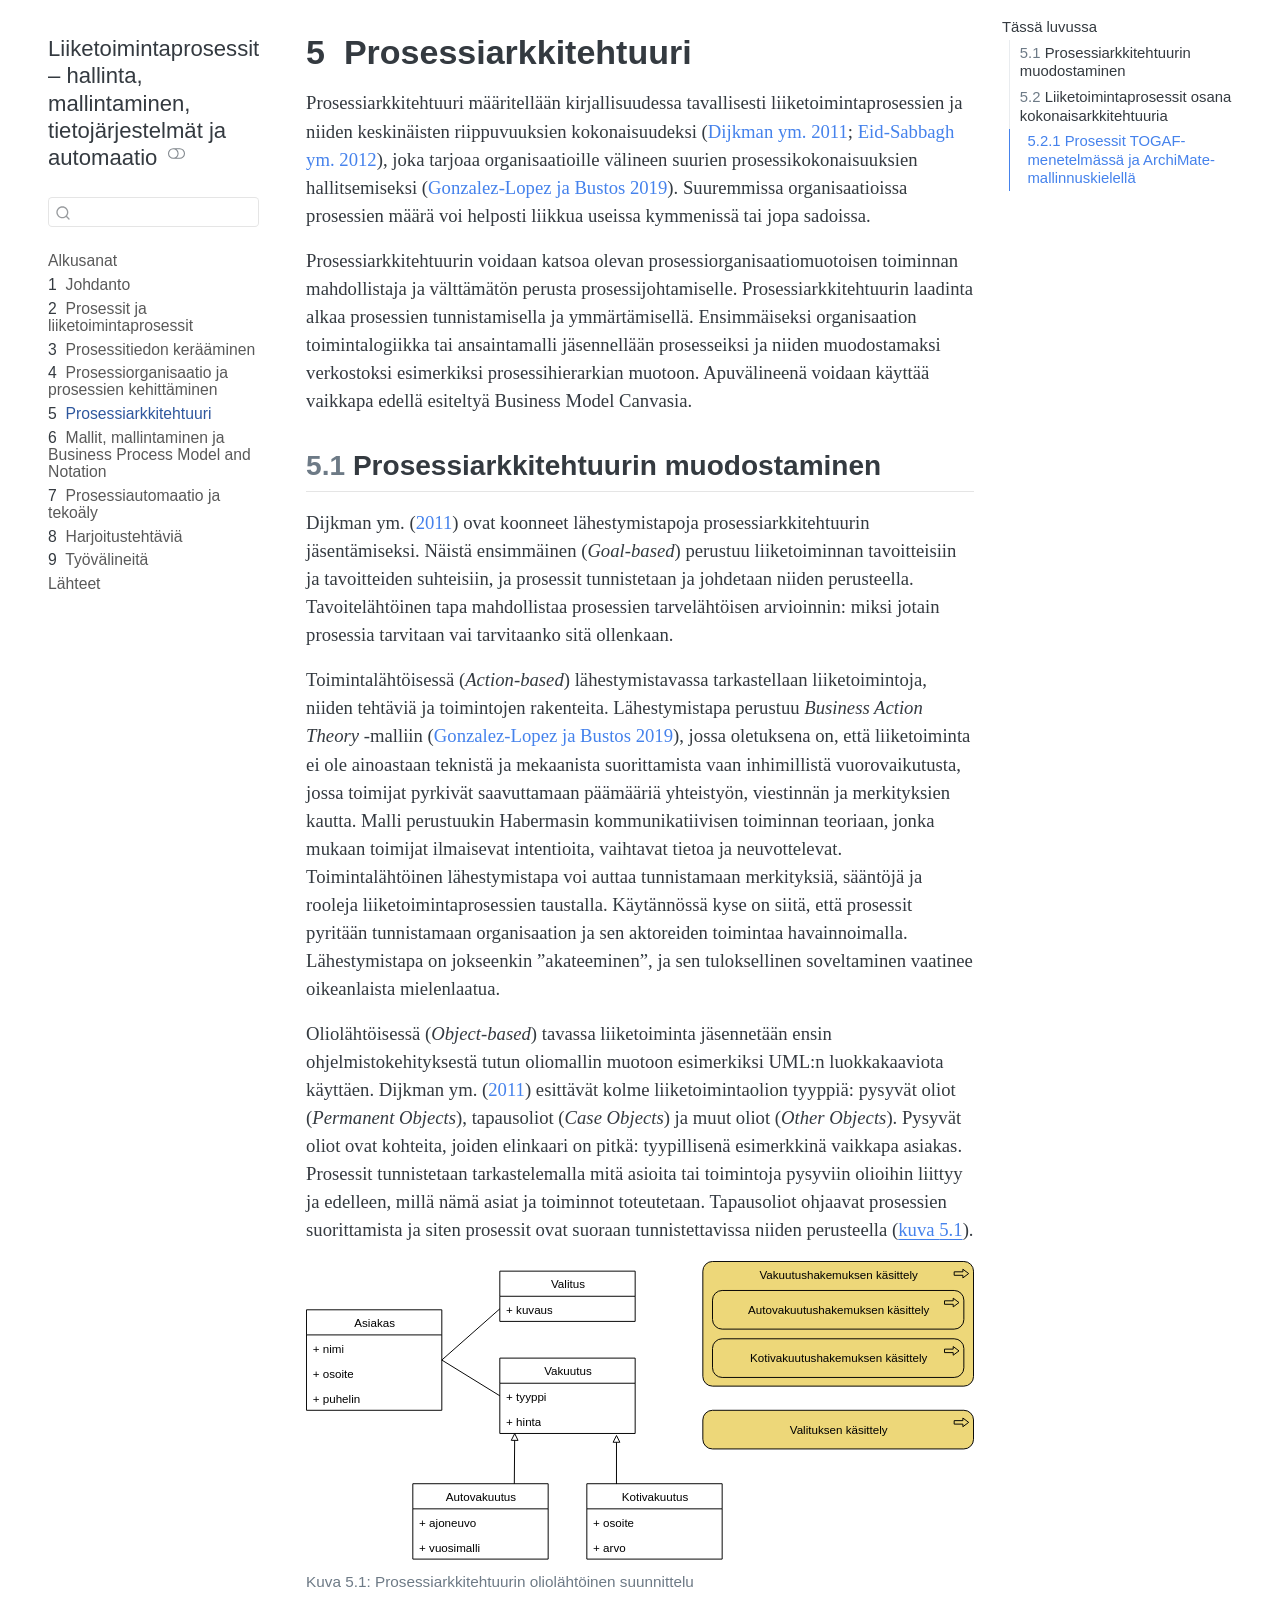
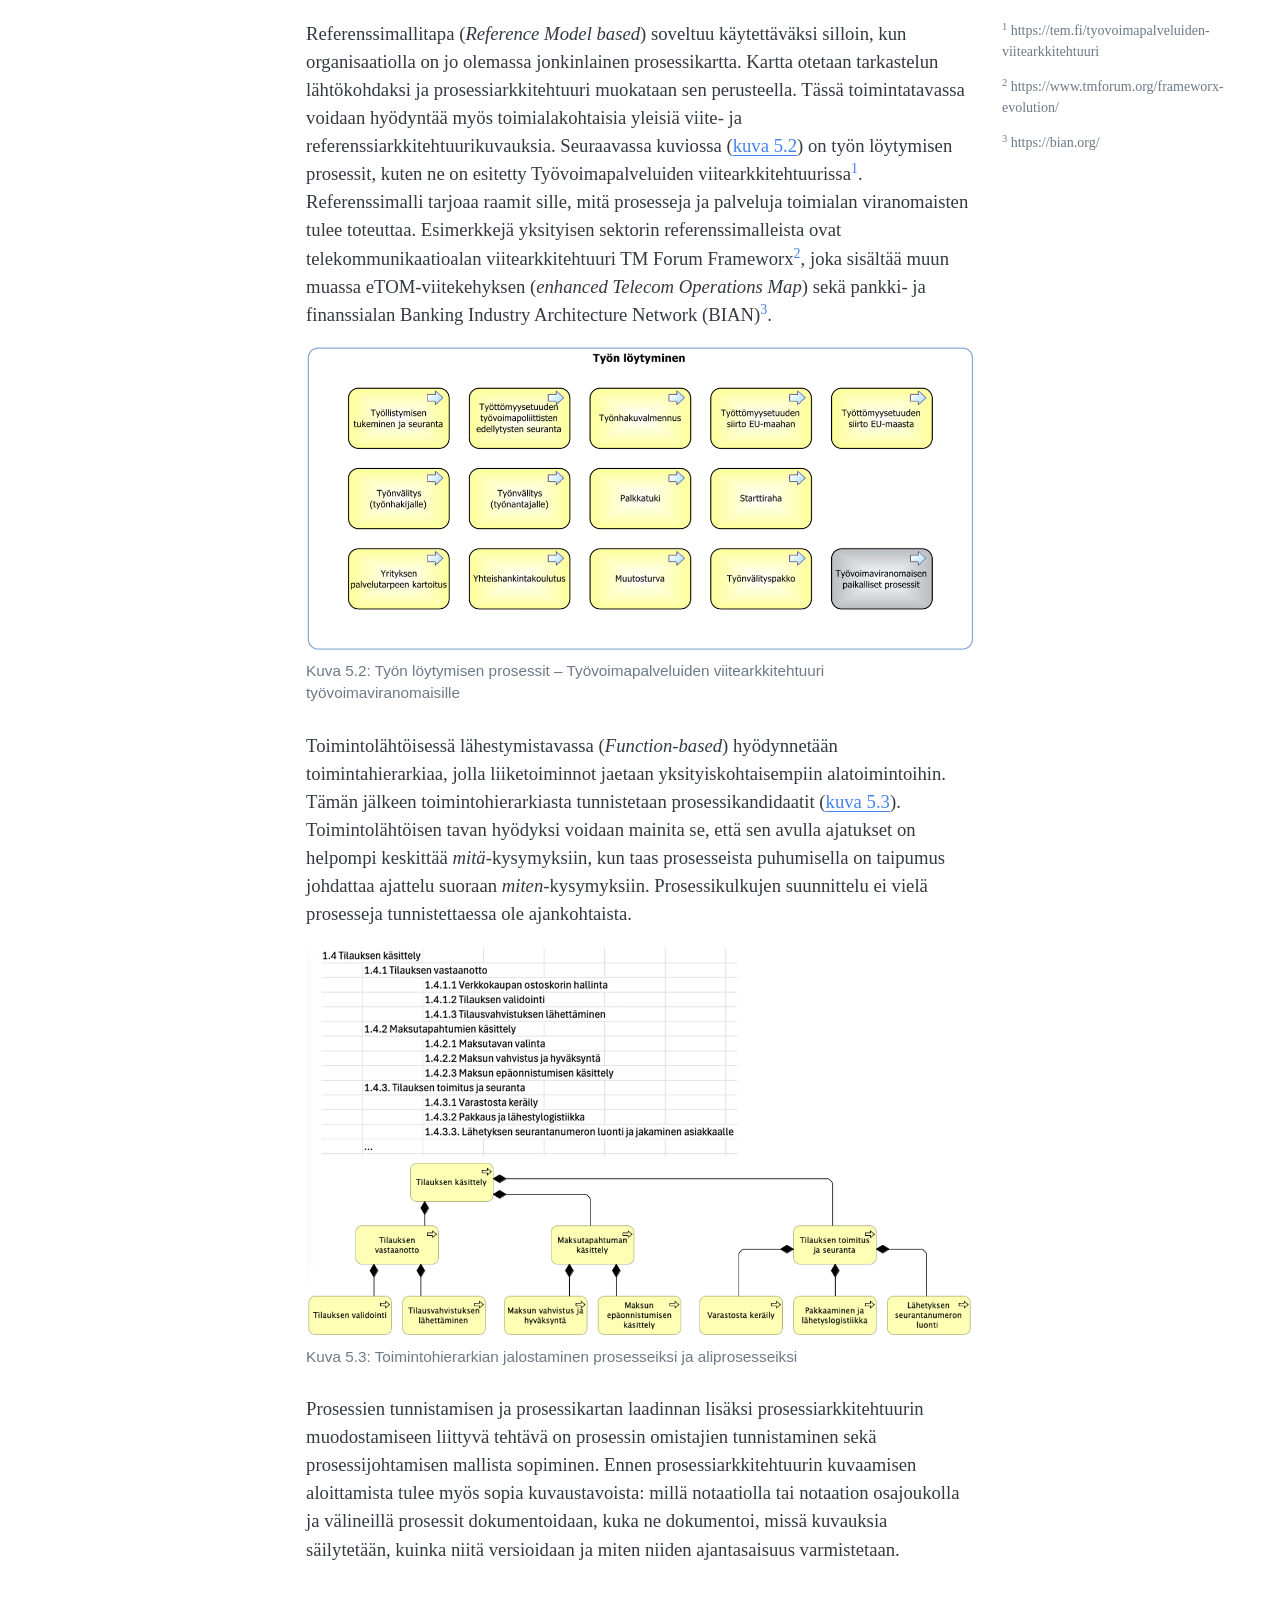
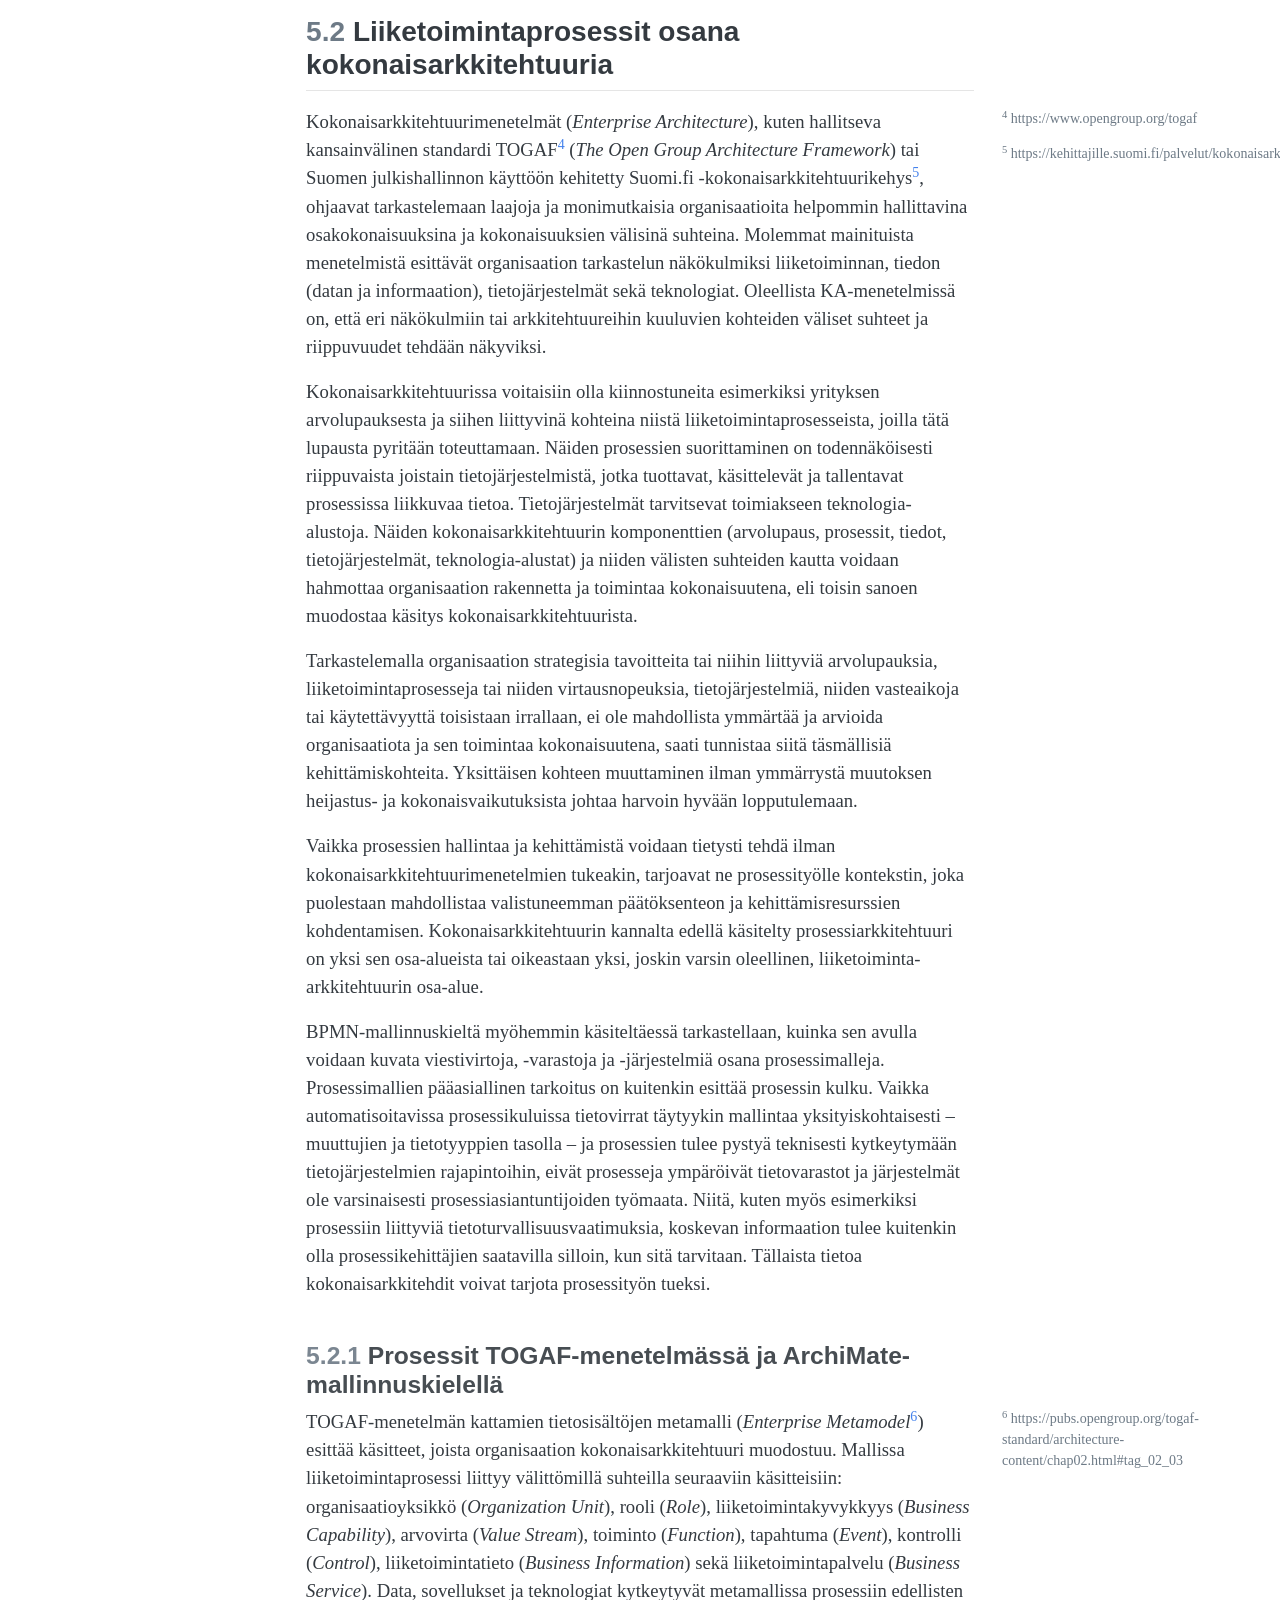
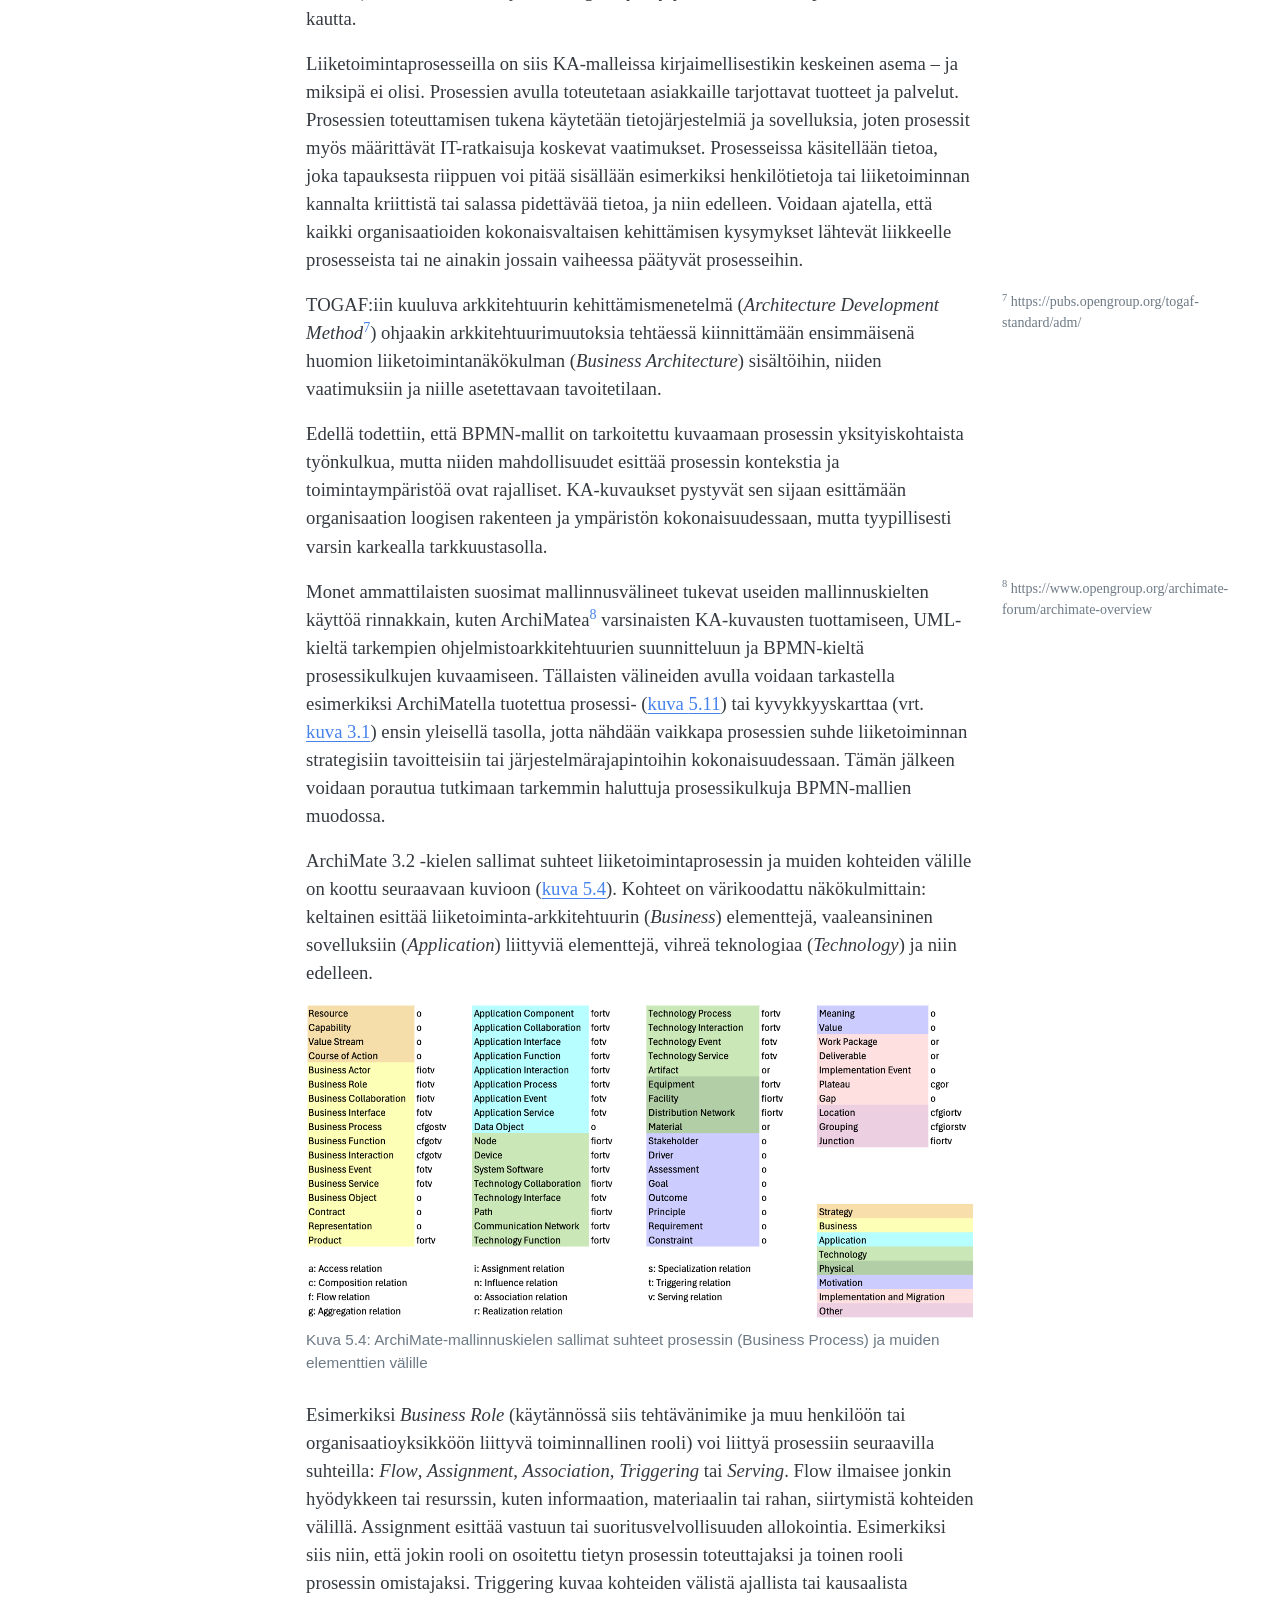
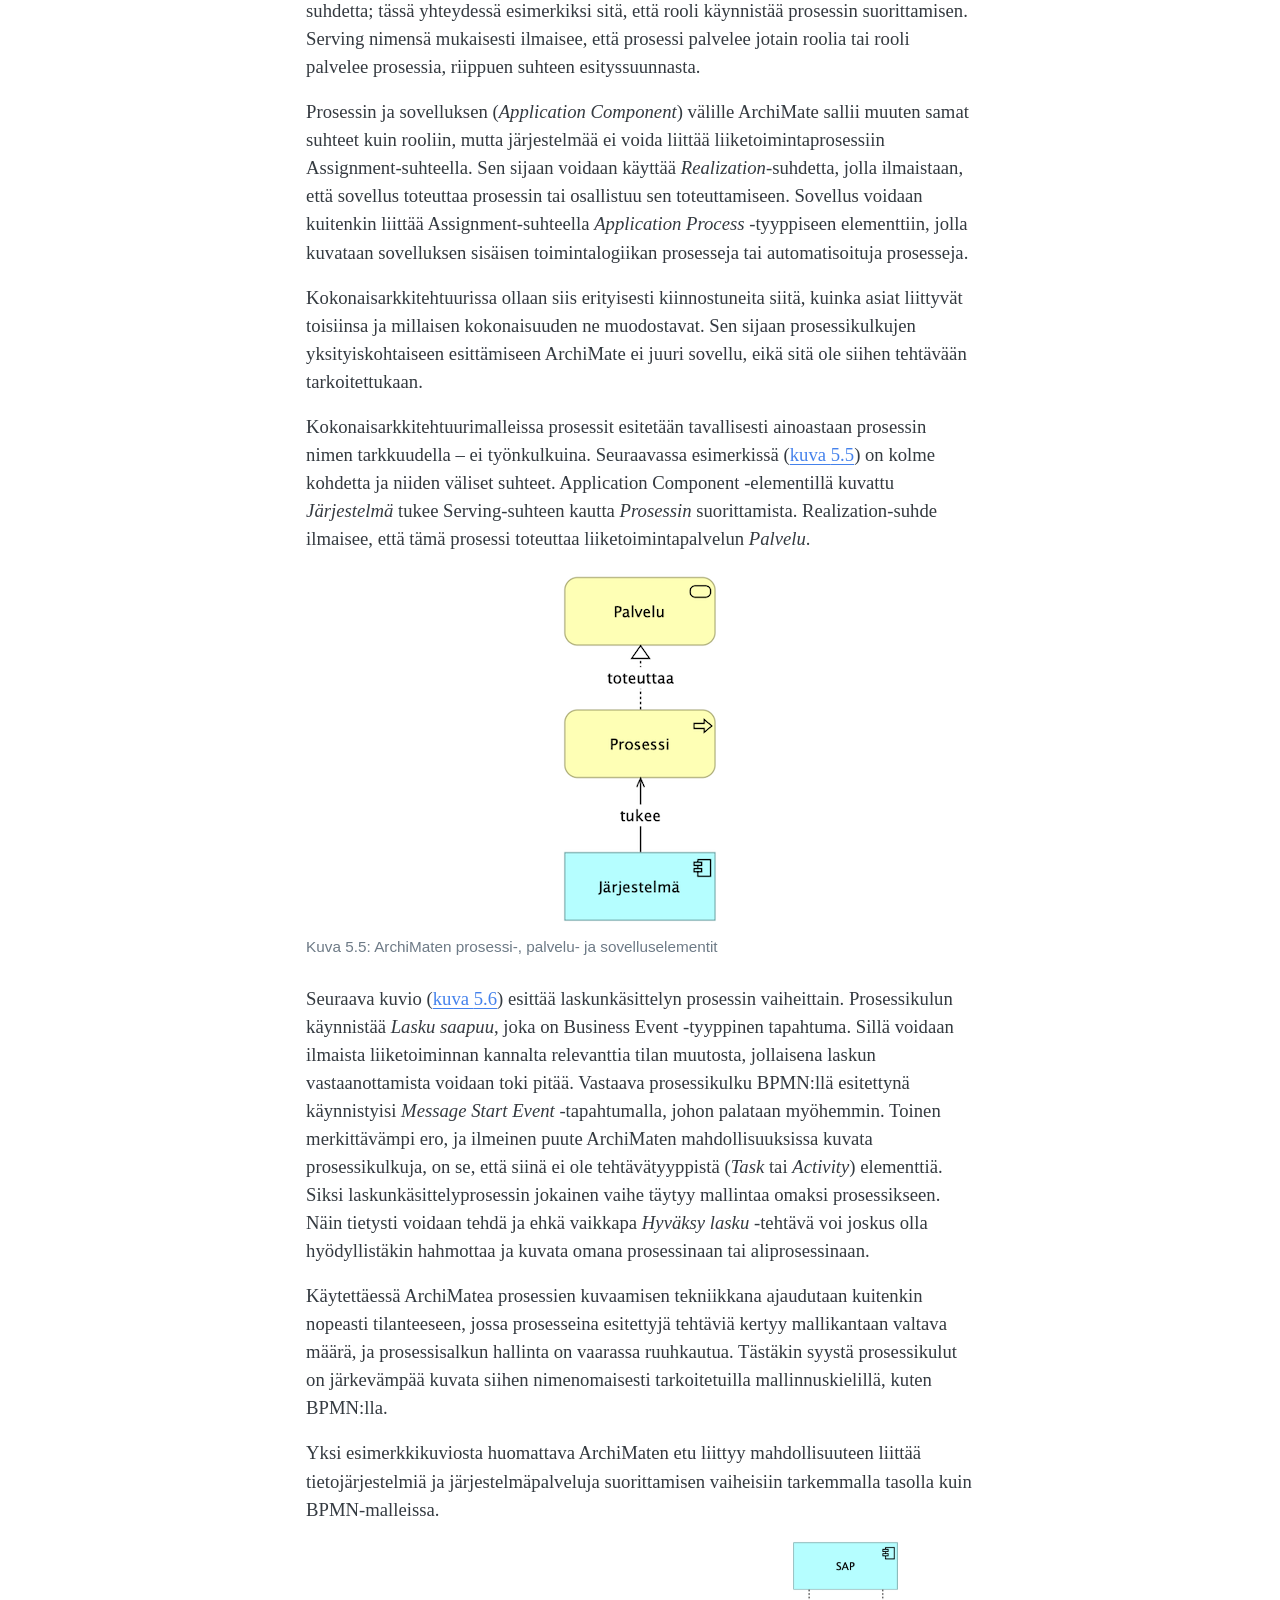
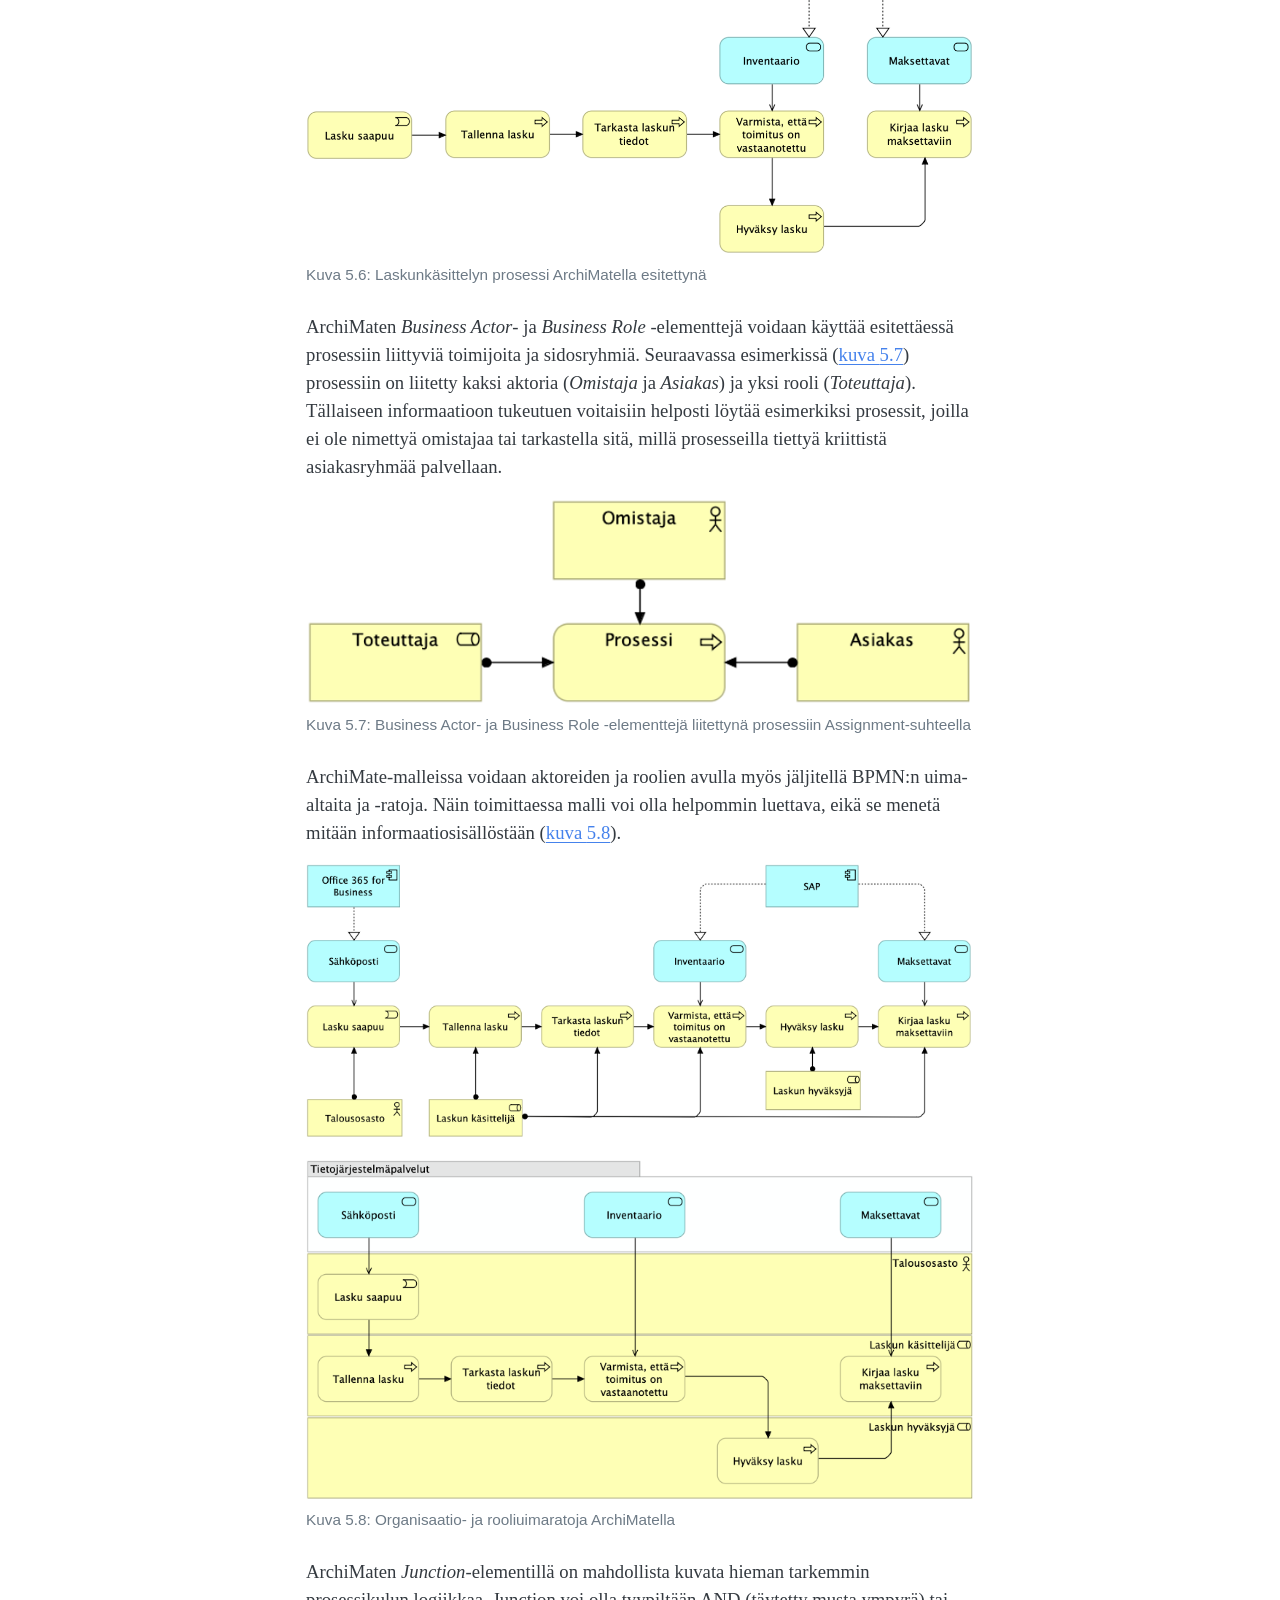
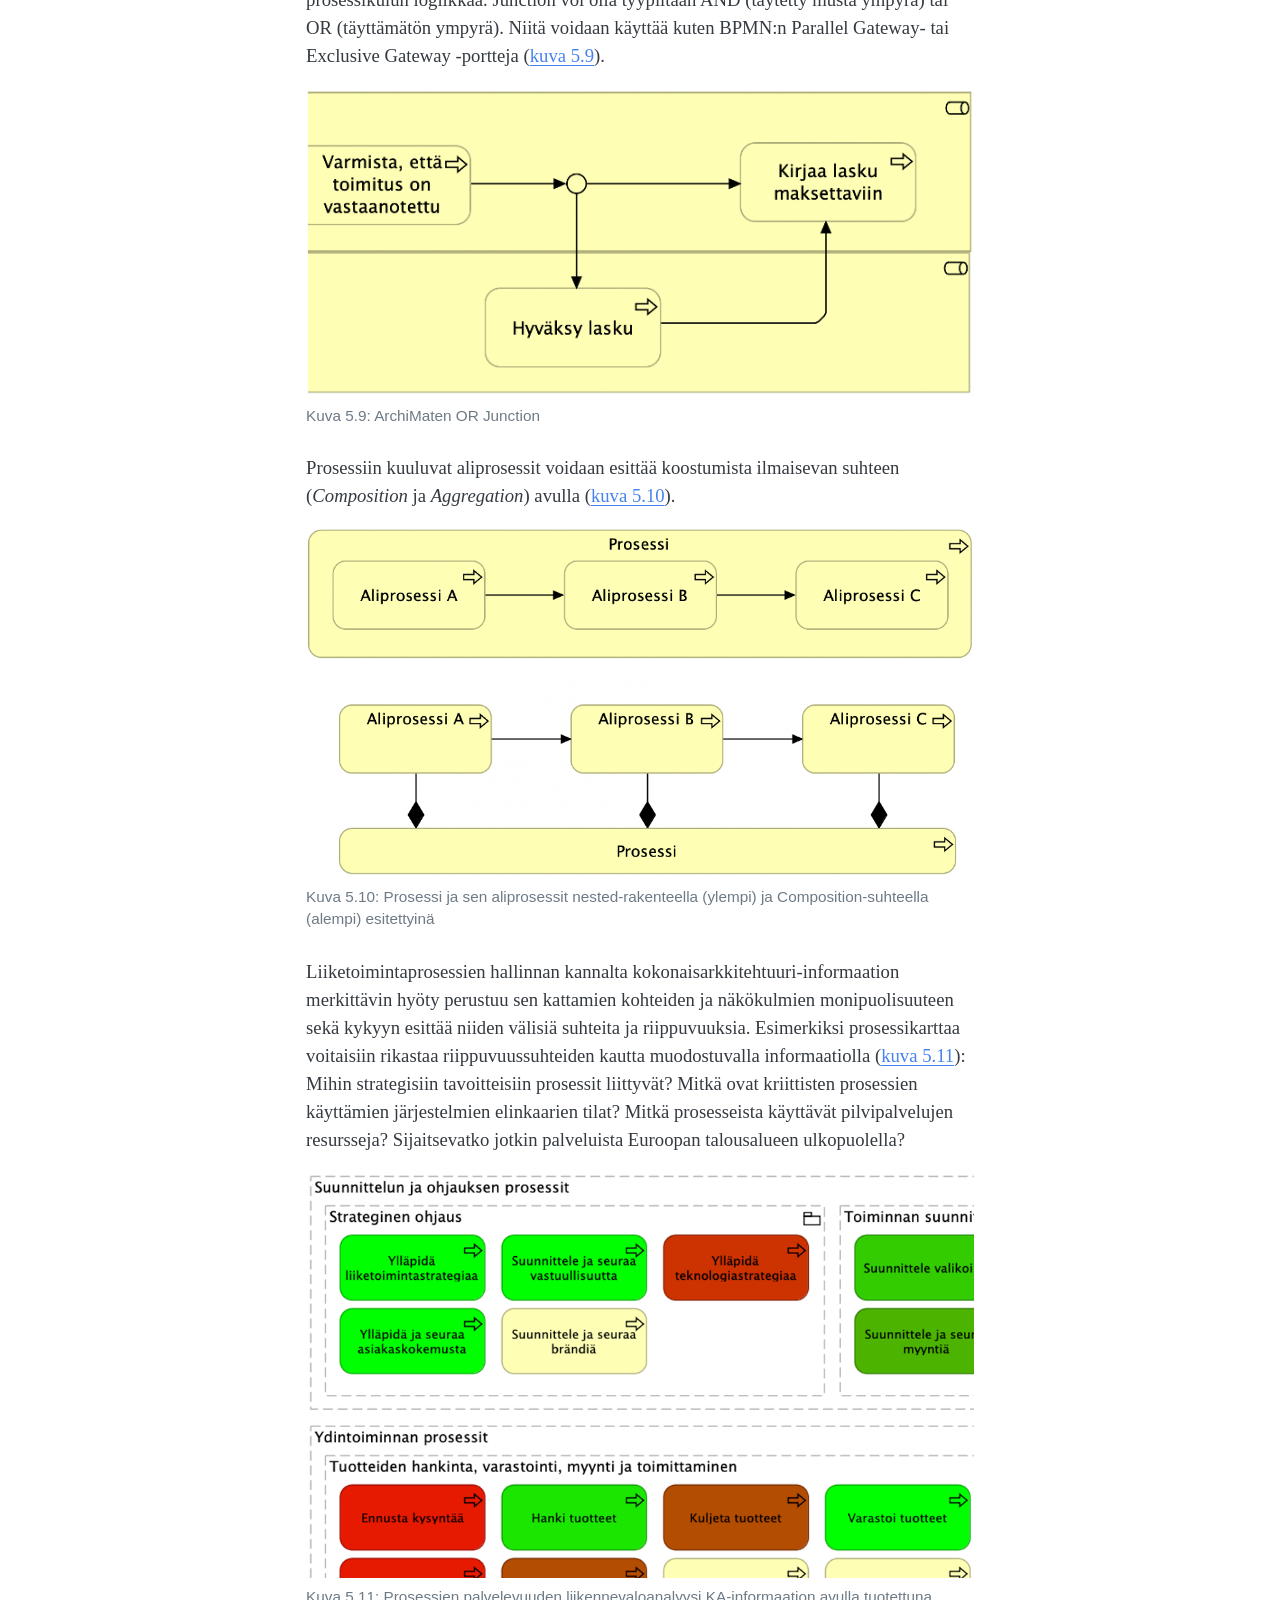
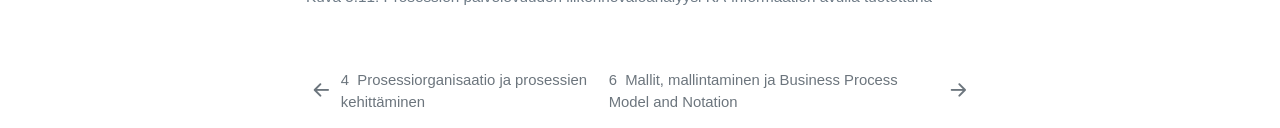
<file: prosessiarkkitehtuuri.html>
<!DOCTYPE html>
<html xmlns="http://www.w3.org/1999/xhtml" lang="fi" xml:lang="fi"><head>

<meta charset="utf-8">
<meta name="generator" content="quarto-1.10.19">

<meta name="viewport" content="width=device-width, initial-scale=1.0, user-scalable=yes">


<title>5&nbsp; Prosessiarkkitehtuuri – Liiketoimintaprosessit -- hallinta, mallintaminen, tietojärjestelmät ja automaatio</title>
<style>
/* Default styles provided by pandoc.
** See https://pandoc.org/MANUAL.html#variables-for-html for config info.
*/
span.smallcaps{font-variant: small-caps;}
div.columns{display: flex; gap: 1.5em;}
div.column{flex: auto;}
@media screen {
div.columns{gap: min(4vw, 1.5em);}
div.column{overflow-x: auto;}
}
div.hanging-indent{margin-left: 1.5em; text-indent: -1.5em;}
ul.task-list{list-style: none;}
ul.task-list li input[type="checkbox"] {
  width: 0.8em;
  margin: 0 0.8em 0.2em -1em; /* quarto-specific, see https://github.com/quarto-dev/quarto-cli/issues/4556 */ 
  vertical-align: middle;
}
/* CSS for citations */
div.csl-bib-body { }
div.csl-entry {
  clear: both;
}
.hanging-indent div.csl-entry {
  margin-left:2em;
  text-indent:-2em;
}
div.csl-left-margin {
  min-width:2em;
  float:left;
}
div.csl-right-inline {
  margin-left:2em;
  padding-left:1em;
}
div.csl-indent {
  margin-left: 2em;
}</style>


<script src="site_libs/quarto-nav/quarto-nav.js"></script>
<script src="site_libs/quarto-nav/headroom.min.js"></script>
<script src="site_libs/clipboard/clipboard.min.js"></script>
<script src="site_libs/quarto-search/autocomplete.umd.js"></script>
<script src="site_libs/quarto-search/fuse.min.js"></script>
<script src="site_libs/quarto-search/quarto-search.js"></script>
<meta name="quarto:offset" content="./">
<link href="./bpmn_ja_prosessien_kuvaaminen.html" rel="next">
<link href="./prosessiorganisaatio_ja_prosessien_kehittaminen.html" rel="prev">
<script src="site_libs/quarto-html/quarto.js" type="module"></script>
<script src="site_libs/quarto-html/tabsets/tabsets.js" type="module"></script>
<script src="site_libs/quarto-html/popper.min.js"></script>
<script src="site_libs/quarto-html/tippy.umd.min.js"></script>
<script src="site_libs/quarto-html/anchor.min.js"></script>
<link href="site_libs/quarto-html/tippy.css" rel="stylesheet">
<link href="site_libs/quarto-html/quarto-syntax-highlighting-bf27225e3a48a9273f3daa8f8e829971.css" rel="stylesheet" class="quarto-color-scheme" id="quarto-text-highlighting-styles">
<link href="site_libs/quarto-html/quarto-syntax-highlighting-dark-b626d73c4c936ccc3cb08be7d45d1df6.css" rel="stylesheet" class="quarto-color-scheme quarto-color-alternate" id="quarto-text-highlighting-styles">
<link href="site_libs/quarto-html/quarto-syntax-highlighting-bf27225e3a48a9273f3daa8f8e829971.css" rel="stylesheet" class="quarto-color-scheme-extra" id="quarto-text-highlighting-styles">
<script src="site_libs/bootstrap/bootstrap.min.js"></script>
<link href="site_libs/bootstrap/bootstrap-icons.css" rel="stylesheet">
<link href="site_libs/bootstrap/bootstrap-2a1a1914d861ccdc16544b75d36f383a.min.css" rel="stylesheet" append-hash="true" class="quarto-color-scheme" id="quarto-bootstrap" data-mode="light">
<link href="site_libs/bootstrap/bootstrap-dark-37a0ccb6f5b9899fcb884e11bb6f7458.min.css" rel="stylesheet" append-hash="true" class="quarto-color-scheme quarto-color-alternate" id="quarto-bootstrap" data-mode="dark">
<link href="site_libs/bootstrap/bootstrap-2a1a1914d861ccdc16544b75d36f383a.min.css" rel="stylesheet" append-hash="true" class="quarto-color-scheme-extra" id="quarto-bootstrap" data-mode="light">
<script src="site_libs/quarto-contrib/glightbox/glightbox.min.js"></script>
<link href="site_libs/quarto-contrib/glightbox/glightbox.min.css" rel="stylesheet">
<link href="site_libs/quarto-contrib/glightbox/lightbox.css" rel="stylesheet">
<script id="quarto-search-options" type="application/json">{
  "location": "sidebar",
  "copy-button": false,
  "collapse-after": 3,
  "panel-placement": "start",
  "type": "textbox",
  "limit": 50,
  "keyboard-shortcut": [
    "f",
    "/",
    "s"
  ],
  "show-item-context": false,
  "language": {
    "search-no-results-text": "Ei tuloksia",
    "search-matching-documents-text": "tulokset",
    "search-copy-link-title": "Kopioi linkki hakuun",
    "search-hide-matches-text": "Piilota loput tulokset",
    "search-more-match-text": "tulos tässä dokumentissa",
    "search-more-matches-text": "tulosta tässä dokumentissa",
    "search-clear-button-title": "Tyhjennä",
    "search-text-placeholder": "",
    "search-detached-cancel-button-title": "Peruuta",
    "search-submit-button-title": "Lähetä",
    "search-label": "Hae"
  }
}</script>


<link rel="stylesheet" href="styles.css">
</head>

<body class="nav-sidebar floating slimcontent quarto-light"><script id="quarto-html-before-body" type="application/javascript">
    const toggleBodyColorMode = (bsSheetEl) => {
      const mode = bsSheetEl.getAttribute("data-mode");
      const bodyEl = window.document.querySelector("body");
      if (mode === "dark") {
        bodyEl.classList.add("quarto-dark");
        bodyEl.classList.remove("quarto-light");
      } else {
        bodyEl.classList.add("quarto-light");
        bodyEl.classList.remove("quarto-dark");
      }
    }
    const toggleBodyColorPrimary = () => {
      const bsSheetEl = window.document.querySelector("link#quarto-bootstrap:not([rel=disabled-stylesheet])");
      if (bsSheetEl) {
        toggleBodyColorMode(bsSheetEl);
      }
    }
    const setColorSchemeToggle = (alternate) => {
      const toggles = window.document.querySelectorAll('.quarto-color-scheme-toggle');
      for (let i=0; i < toggles.length; i++) {
        const toggle = toggles[i];
        if (toggle) {
          if (alternate) {
            toggle.classList.add("alternate");
          } else {
            toggle.classList.remove("alternate");
          }
        }
      }
    };
    const toggleColorMode = (alternate) => {
      // Switch the stylesheets
      const primaryStylesheets = window.document.querySelectorAll('link.quarto-color-scheme:not(.quarto-color-alternate)');
      const alternateStylesheets = window.document.querySelectorAll('link.quarto-color-scheme.quarto-color-alternate');
      manageTransitions('#quarto-margin-sidebar .nav-link', false);
      if (alternate) {
        // note: dark is layered on light, we don't disable primary!
        enableStylesheet(alternateStylesheets);
        for (const sheetNode of alternateStylesheets) {
          if (sheetNode.id === "quarto-bootstrap") {
            toggleBodyColorMode(sheetNode);
          }
        }
      } else {
        disableStylesheet(alternateStylesheets);
        enableStylesheet(primaryStylesheets)
        toggleBodyColorPrimary();
      }
      manageTransitions('#quarto-margin-sidebar .nav-link', true);
      // Switch the toggles
      setColorSchemeToggle(alternate)
      // Hack to workaround the fact that safari doesn't
      // properly recolor the scrollbar when toggling (#1455)
      if (navigator.userAgent.indexOf('Safari') > 0 && navigator.userAgent.indexOf('Chrome') == -1) {
        manageTransitions("body", false);
        window.scrollTo(0, 1);
        setTimeout(() => {
          window.scrollTo(0, 0);
          manageTransitions("body", true);
        }, 40);
      }
    }
    const disableStylesheet = (stylesheets) => {
      for (let i=0; i < stylesheets.length; i++) {
        const stylesheet = stylesheets[i];
        stylesheet.rel = 'disabled-stylesheet';
      }
    }
    const enableStylesheet = (stylesheets) => {
      for (let i=0; i < stylesheets.length; i++) {
        const stylesheet = stylesheets[i];
        if(stylesheet.rel !== 'stylesheet') { // for Chrome, which will still FOUC without this check
          stylesheet.rel = 'stylesheet';
        }
      }
    }
    const manageTransitions = (selector, allowTransitions) => {
      const els = window.document.querySelectorAll(selector);
      for (let i=0; i < els.length; i++) {
        const el = els[i];
        if (allowTransitions) {
          el.classList.remove('notransition');
        } else {
          el.classList.add('notransition');
        }
      }
    }
    const isFileUrl = () => {
      return window.location.protocol === 'file:';
    }
    const hasAlternateSentinel = () => {
      let styleSentinel = getColorSchemeSentinel();
      if (styleSentinel !== null) {
        return styleSentinel === "alternate";
      } else {
        return false;
      }
    }
    const setStyleSentinel = (alternate) => {
      const value = alternate ? "alternate" : "default";
      if (!isFileUrl()) {
        window.localStorage.setItem("quarto-color-scheme", value);
      } else {
        localAlternateSentinel = value;
      }
    }
    const getColorSchemeSentinel = () => {
      if (!isFileUrl()) {
        const storageValue = window.localStorage.getItem("quarto-color-scheme");
        return storageValue != null ? storageValue : localAlternateSentinel;
      } else {
        return localAlternateSentinel;
      }
    }
    const toggleGiscusIfUsed = (isAlternate, darkModeDefault) => {
      const baseTheme = document.querySelector('#giscus-base-theme')?.value ?? 'light';
      const alternateTheme = document.querySelector('#giscus-alt-theme')?.value ?? 'dark';
      let newTheme = '';
      if(authorPrefersDark) {
        newTheme = isAlternate ? baseTheme : alternateTheme;
      } else {
        newTheme = isAlternate ? alternateTheme : baseTheme;
      }
      const changeGiscusTheme = () => {
        // From: https://github.com/giscus/giscus/issues/336
        const sendMessage = (message) => {
          const iframe = document.querySelector('iframe.giscus-frame');
          if (!iframe) return;
          iframe.contentWindow.postMessage({ giscus: message }, 'https://giscus.app');
        }
        sendMessage({
          setConfig: {
            theme: newTheme
          }
        });
      }
      const isGiscussLoaded = window.document.querySelector('iframe.giscus-frame') !== null;
      if (isGiscussLoaded) {
        changeGiscusTheme();
      }
    };
    const authorPrefersDark = false;
    const darkModeDefault = authorPrefersDark;
      document.querySelector('link#quarto-text-highlighting-styles.quarto-color-scheme-extra').rel = 'disabled-stylesheet';
      document.querySelector('link#quarto-bootstrap.quarto-color-scheme-extra').rel = 'disabled-stylesheet';
    let localAlternateSentinel = darkModeDefault ? 'alternate' : 'default';
    // Dark / light mode switch
    window.quartoToggleColorScheme = () => {
      // Read the current dark / light value
      let toAlternate = !hasAlternateSentinel();
      toggleColorMode(toAlternate);
      setStyleSentinel(toAlternate);
      toggleGiscusIfUsed(toAlternate, darkModeDefault);
      window.dispatchEvent(new Event('resize'));
    };
    // Switch to dark mode if need be
    if (hasAlternateSentinel()) {
      toggleColorMode(true);
    } else {
      toggleColorMode(false);
    }
  </script>

<div id="quarto-search-results"></div>
  <header id="quarto-header" class="headroom fixed-top">
  <nav class="quarto-secondary-nav">
    <div class="container-fluid d-flex">
      <button type="button" class="quarto-btn-toggle btn" data-bs-toggle="collapse" role="button" data-bs-target=".quarto-sidebar-collapse-item" aria-controls="quarto-sidebar" aria-expanded="false" aria-label="Vaihda sivupalkki" onclick="if (window.quartoToggleHeadroom) { window.quartoToggleHeadroom(); }">
        <i class="bi bi-layout-text-sidebar-reverse"></i>
      </button>
        <nav class="quarto-page-breadcrumbs" aria-label="breadcrumb"><ol class="breadcrumb"><li class="breadcrumb-item"><a href="./prosessiarkkitehtuuri.html"><span class="chapter-number">5</span>&nbsp; <span class="chapter-title">Prosessiarkkitehtuuri</span></a></li></ol></nav>
        <a class="flex-grow-1" role="navigation" data-bs-toggle="collapse" data-bs-target=".quarto-sidebar-collapse-item" aria-controls="quarto-sidebar" aria-expanded="false" aria-label="Vaihda sivupalkki" onclick="if (window.quartoToggleHeadroom) { window.quartoToggleHeadroom(); }">      
        </a>
      <button type="button" class="btn quarto-search-button" aria-label="Hae" onclick="window.quartoOpenSearch();">
        <i class="bi bi-search"></i>
      </button>
    </div>
  </nav>
</header>
<!-- content -->
<div id="quarto-content" class="quarto-container page-columns page-rows-contents page-layout-article">
<!-- sidebar -->
  <nav id="quarto-sidebar" class="sidebar collapse collapse-horizontal quarto-sidebar-collapse-item sidebar-navigation floating overflow-auto">
    <div class="pt-lg-2 mt-2 text-left sidebar-header">
    <div class="sidebar-title mb-0 py-0">
      <a href="./">Liiketoimintaprosessit – hallinta, mallintaminen, tietojärjestelmät ja automaatio</a> 
        <div class="sidebar-tools-main">
  <a href="" class="quarto-color-scheme-toggle quarto-navigation-tool  px-1" onclick="window.quartoToggleColorScheme(); return false;" title="Tumma tila päälle/pois"><i class="bi"></i></a>
</div>
    </div>
      </div>
        <div class="mt-2 flex-shrink-0 align-items-center">
        <div class="sidebar-search">
        <div id="quarto-search" class="" title="Hae"></div>
        </div>
        </div>
    <div class="sidebar-menu-container"> 
    <ul class="list-unstyled mt-1">
        <li class="sidebar-item">
  <div class="sidebar-item-container"> 
  <a href="./index.html" class="sidebar-item-text sidebar-link">
 <span class="menu-text">Alkusanat</span></a>
  </div>
</li>
        <li class="sidebar-item">
  <div class="sidebar-item-container"> 
  <a href="./johdanto.html" class="sidebar-item-text sidebar-link">
 <span class="menu-text"><span class="chapter-number">1</span>&nbsp; <span class="chapter-title">Johdanto</span></span></a>
  </div>
</li>
        <li class="sidebar-item">
  <div class="sidebar-item-container"> 
  <a href="./prosessit_ja_liiketoimintaprosessit.html" class="sidebar-item-text sidebar-link">
 <span class="menu-text"><span class="chapter-number">2</span>&nbsp; <span class="chapter-title">Prosessit ja liiketoimintaprosessit</span></span></a>
  </div>
</li>
        <li class="sidebar-item">
  <div class="sidebar-item-container"> 
  <a href="./prosessitiedon_keraaminen.html" class="sidebar-item-text sidebar-link">
 <span class="menu-text"><span class="chapter-number">3</span>&nbsp; <span class="chapter-title">Prosessitiedon kerääminen</span></span></a>
  </div>
</li>
        <li class="sidebar-item">
  <div class="sidebar-item-container"> 
  <a href="./prosessiorganisaatio_ja_prosessien_kehittaminen.html" class="sidebar-item-text sidebar-link">
 <span class="menu-text"><span class="chapter-number">4</span>&nbsp; <span class="chapter-title">Prosessiorganisaatio ja prosessien kehittäminen</span></span></a>
  </div>
</li>
        <li class="sidebar-item">
  <div class="sidebar-item-container"> 
  <a href="./prosessiarkkitehtuuri.html" class="sidebar-item-text sidebar-link active">
 <span class="menu-text"><span class="chapter-number">5</span>&nbsp; <span class="chapter-title">Prosessiarkkitehtuuri</span></span></a>
  </div>
</li>
        <li class="sidebar-item">
  <div class="sidebar-item-container"> 
  <a href="./bpmn_ja_prosessien_kuvaaminen.html" class="sidebar-item-text sidebar-link">
 <span class="menu-text"><span class="chapter-number">6</span>&nbsp; <span class="chapter-title">Mallit, mallintaminen ja Business Process Model and Notation</span></span></a>
  </div>
</li>
        <li class="sidebar-item">
  <div class="sidebar-item-container"> 
  <a href="./prosessiautomaatio.html" class="sidebar-item-text sidebar-link">
 <span class="menu-text"><span class="chapter-number">7</span>&nbsp; <span class="chapter-title">Prosessiautomaatio ja tekoäly</span></span></a>
  </div>
</li>
        <li class="sidebar-item">
  <div class="sidebar-item-container"> 
  <a href="./tehtavat.html" class="sidebar-item-text sidebar-link">
 <span class="menu-text"><span class="chapter-number">8</span>&nbsp; <span class="chapter-title">Harjoitustehtäviä</span></span></a>
  </div>
</li>
        <li class="sidebar-item">
  <div class="sidebar-item-container"> 
  <a href="./tyovalineita.html" class="sidebar-item-text sidebar-link">
 <span class="menu-text"><span class="chapter-number">9</span>&nbsp; <span class="chapter-title">Työvälineitä</span></span></a>
  </div>
</li>
        <li class="sidebar-item">
  <div class="sidebar-item-container"> 
  <a href="./references.html" class="sidebar-item-text sidebar-link">
 <span class="menu-text">Lähteet</span></a>
  </div>
</li>
    </ul>
    </div>
</nav>
<div id="quarto-sidebar-glass" class="quarto-sidebar-collapse-item" data-bs-toggle="collapse" data-bs-target=".quarto-sidebar-collapse-item"></div>
<!-- margin-sidebar -->
    <div id="quarto-margin-sidebar" class="sidebar margin-sidebar">
        <nav id="TOC" role="doc-toc" class="toc-active">
    <h2 id="toc-title">Tässä luvussa</h2>
   
  <ul>
  <li><a href="#prosessiarkkitehtuurin-muodostaminen" id="toc-prosessiarkkitehtuurin-muodostaminen" class="nav-link active" data-scroll-target="#prosessiarkkitehtuurin-muodostaminen"><span class="header-section-number">5.1</span> Prosessiarkkitehtuurin muodostaminen</a></li>
  <li><a href="#liiketoimintaprosessit-osana-kokonaisarkkitehtuuria" id="toc-liiketoimintaprosessit-osana-kokonaisarkkitehtuuria" class="nav-link" data-scroll-target="#liiketoimintaprosessit-osana-kokonaisarkkitehtuuria"><span class="header-section-number">5.2</span> Liiketoimintaprosessit osana kokonaisarkkitehtuuria</a>
  <ul>
  <li><a href="#prosessit-togaf-menetelmässä-ja-archimate-mallinnuskielellä" id="toc-prosessit-togaf-menetelmässä-ja-archimate-mallinnuskielellä" class="nav-link" data-scroll-target="#prosessit-togaf-menetelmässä-ja-archimate-mallinnuskielellä"><span class="header-section-number">5.2.1</span> Prosessit TOGAF-menetelmässä ja ArchiMate-mallinnuskielellä</a></li>
  </ul></li>
  </ul>
</nav>
    </div>
<!-- main -->
<main class="content page-columns page-full" id="quarto-document-content">


<header id="title-block-header" class="quarto-title-block default">
<div class="quarto-title">
<h1 class="title"><span class="chapter-number">5</span>&nbsp; <span class="chapter-title">Prosessiarkkitehtuuri</span></h1>
</div>



<div class="quarto-title-meta">

    
  
    
  </div>
  


</header>


<p>Prosessiarkkitehtuuri määritellään kirjallisuudessa tavallisesti liiketoimintaprosessien ja niiden keskinäisten riippuvuuksien kokonaisuudeksi <span class="citation" data-cites="dijkman2011road eid2012business">(<a href="references.html#ref-dijkman2011road" role="doc-biblioref">Dijkman ym. 2011</a>; <a href="references.html#ref-eid2012business" role="doc-biblioref">Eid-Sabbagh ym. 2012</a>)</span>, joka tarjoaa organisaatioille välineen suurien prosessikokonaisuuksien hallitsemiseksi <span class="citation" data-cites="gonzalez2019business">(<a href="references.html#ref-gonzalez2019business" role="doc-biblioref">Gonzalez-Lopez ja Bustos 2019</a>)</span>. Suuremmissa organisaatioissa prosessien määrä voi helposti liikkua useissa kymmenissä tai jopa sadoissa.</p>
<p>Prosessiarkkitehtuurin voidaan katsoa olevan prosessiorganisaatiomuotoisen toiminnan mahdollistaja ja välttämätön perusta prosessijohtamiselle. Prosessiarkkitehtuurin laadinta alkaa prosessien tunnistamisella ja ymmärtämisellä. Ensimmäiseksi organisaation toimintalogiikka tai ansaintamalli jäsennellään prosesseiksi ja niiden muodostamaksi verkostoksi esimerkiksi prosessihierarkian muotoon. Apuvälineenä voidaan käyttää vaikkapa edellä esiteltyä Business Model Canvasia.</p>
<section id="prosessiarkkitehtuurin-muodostaminen" class="level2 page-columns page-full" data-number="5.1">
<h2 data-number="5.1" class="anchored" data-anchor-id="prosessiarkkitehtuurin-muodostaminen"><span class="header-section-number">5.1</span> Prosessiarkkitehtuurin muodostaminen</h2>
<p>Dijkman ym. <span class="citation" data-cites="dijkman2011road">(<a href="references.html#ref-dijkman2011road" role="doc-biblioref">2011</a>)</span> ovat koonneet lähestymistapoja prosessiarkkitehtuurin jäsentämiseksi. Näistä ensimmäinen (<em>Goal-based</em>) perustuu liiketoiminnan tavoitteisiin ja tavoitteiden suhteisiin, ja prosessit tunnistetaan ja johdetaan niiden perusteella. Tavoitelähtöinen tapa mahdollistaa prosessien tarvelähtöisen arvioinnin: miksi jotain prosessia tarvitaan vai tarvitaanko sitä ollenkaan.</p>
<p>Toimintalähtöisessä (<em>Action-based</em>) lähestymistavassa tarkastellaan liiketoimintoja, niiden tehtäviä ja toimintojen rakenteita. Lähestymistapa perustuu <em>Business Action Theory</em> -malliin <span class="citation" data-cites="gonzalez2019business">(<a href="references.html#ref-gonzalez2019business" role="doc-biblioref">Gonzalez-Lopez ja Bustos 2019</a>)</span>, jossa oletuksena on, että liiketoiminta ei ole ainoastaan teknistä ja mekaanista suorittamista vaan inhimillistä vuorovaikutusta, jossa toimijat pyrkivät saavuttamaan päämääriä yhteistyön, viestinnän ja merkityksien kautta. Malli perustuukin Habermasin kommunikatiivisen toiminnan teoriaan, jonka mukaan toimijat ilmaisevat intentioita, vaihtavat tietoa ja neuvottelevat. Toimintalähtöinen lähestymistapa voi auttaa tunnistamaan merkityksiä, sääntöjä ja rooleja liiketoimintaprosessien taustalla. Käytännössä kyse on siitä, että prosessit pyritään tunnistamaan organisaation ja sen aktoreiden toimintaa havainnoimalla. Lähestymistapa on jokseenkin ”akateeminen”, ja sen tuloksellinen soveltaminen vaatinee oikeanlaista mielenlaatua.</p>
<p>Oliolähtöisessä (<em>Object-based</em>) tavassa liiketoiminta jäsennetään ensin ohjelmistokehityksestä tutun oliomallin muotoon esimerkiksi UML:n luokkakaaviota käyttäen. Dijkman ym. <span class="citation" data-cites="dijkman2011road">(<a href="references.html#ref-dijkman2011road" role="doc-biblioref">2011</a>)</span> esittävät kolme liiketoimintaolion tyyppiä: pysyvät oliot (<em>Permanent Objects</em>), tapausoliot (<em>Case Objects</em>) ja muut oliot (<em>Other Objects</em>). Pysyvät oliot ovat kohteita, joiden elinkaari on pitkä: tyypillisenä esimerkkinä vaikkapa asiakas. Prosessit tunnistetaan tarkastelemalla mitä asioita tai toimintoja pysyviin olioihin liittyy ja edelleen, millä nämä asiat ja toiminnot toteutetaan. Tapausoliot ohjaavat prosessien suorittamista ja siten prosessit ovat suoraan tunnistettavissa niiden perusteella (<a href="#fig-olio-suunnittelu" class="quarto-xref">kuva&nbsp;<span>5.1</span></a>).</p>
<div id="fig-olio-suunnittelu" class="quarto-float quarto-figure quarto-figure-center anchored">
<figure class="quarto-float quarto-float-fig figure">
<div aria-describedby="fig-olio-suunnittelu-caption-0ceaefa1-69ba-4598-a22c-09a6ac19f8ca">
<a href="kuviot/olio-suunnittelu.svg" class="lightbox" data-gallery="quarto-lightbox-gallery-1" title="Kuva&nbsp;5.1: Prosessiarkkitehtuurin oliolähtöinen suunnittelu"><img src="kuviot/olio-suunnittelu.svg" class="img-fluid figure-img"></a>
</div>
<figcaption class="quarto-float-caption-bottom quarto-float-caption quarto-float-fig" id="fig-olio-suunnittelu-caption-0ceaefa1-69ba-4598-a22c-09a6ac19f8ca">
Kuva&nbsp;5.1: Prosessiarkkitehtuurin oliolähtöinen suunnittelu
</figcaption>
</figure>
</div>
<p>Referenssimallitapa (<em>Reference Model based</em>) soveltuu käytettäväksi silloin, kun organisaatiolla on jo olemassa jonkinlainen prosessikartta. Kartta otetaan tarkastelun lähtökohdaksi ja prosessiarkkitehtuuri muokataan sen perusteella. Tässä toimintatavassa voidaan hyödyntää myös toimialakohtaisia yleisiä viite- ja referenssiarkkitehtuurikuvauksia. Seuraavassa kuviossa (<a href="#fig-tem-viite" class="quarto-xref">kuva&nbsp;<span>5.2</span></a>) on työn löytymisen prosessit, kuten ne on esitetty Työvoimapalveluiden viitearkkitehtuurissa<a href="#fn1" class="footnote-ref" id="fnref1" role="doc-noteref"><sup>1</sup></a>. Referenssimalli tarjoaa raamit sille, mitä prosesseja ja palveluja toimialan viranomaisten tulee toteuttaa. Esimerkkejä yksityisen sektorin referenssimalleista ovat telekommunikaatioalan viitearkkitehtuuri TM Forum Frameworx<a href="#fn2" class="footnote-ref" id="fnref2" role="doc-noteref"><sup>2</sup></a>, joka sisältää muun muassa eTOM-viitekehyksen (<em>enhanced Telecom Operations Map</em>) sekä pankki- ja finanssialan Banking Industry Architecture Network (BIAN)<a href="#fn3" class="footnote-ref" id="fnref3" role="doc-noteref"><sup>3</sup></a>.</p>
<div class="no-row-height column-margin column-container"><div id="fn1"><p><sup>1</sup>&nbsp;https://tem.fi/tyovoimapalveluiden-viitearkkitehtuuri</p></div><div id="fn2"><p><sup>2</sup>&nbsp;https://www.tmforum.org/frameworx-evolution/</p></div><div id="fn3"><p><sup>3</sup>&nbsp;https://bian.org/</p></div></div><div id="fig-tem-viite" class="quarto-float quarto-figure quarto-figure-center anchored">
<figure class="quarto-float quarto-float-fig figure">
<div aria-describedby="fig-tem-viite-caption-0ceaefa1-69ba-4598-a22c-09a6ac19f8ca">
<a href="kuviot/tem-viite.png" class="lightbox" data-gallery="quarto-lightbox-gallery-2" title="Kuva&nbsp;5.2: Työn löytymisen prosessit – Työvoimapalveluiden viitearkkitehtuuri työvoimaviranomaisille"><img src="kuviot/tem-viite.png" class="img-fluid figure-img"></a>
</div>
<figcaption class="quarto-float-caption-bottom quarto-float-caption quarto-float-fig" id="fig-tem-viite-caption-0ceaefa1-69ba-4598-a22c-09a6ac19f8ca">
Kuva&nbsp;5.2: Työn löytymisen prosessit – Työvoimapalveluiden viitearkkitehtuuri työvoimaviranomaisille
</figcaption>
</figure>
</div>
<p>Toimintolähtöisessä lähestymistavassa (<em>Function-based</em>) hyödynnetään toimintahierarkiaa, jolla liiketoiminnot jaetaan yksityiskohtaisempiin alatoimintoihin. Tämän jälkeen toimintohierarkiasta tunnistetaan prosessikandidaatit (<a href="#fig-toim-hier" class="quarto-xref">kuva&nbsp;<span>5.3</span></a>). Toimintolähtöisen tavan hyödyksi voidaan mainita se, että sen avulla ajatukset on helpompi keskittää <em>mitä</em>-kysymyksiin, kun taas prosesseista puhumisella on taipumus johdattaa ajattelu suoraan <em>miten</em>-kysymyksiin. Prosessikulkujen suunnittelu ei vielä prosesseja tunnistettaessa ole ajankohtaista.</p>
<div id="fig-toim-hier" class="quarto-float quarto-figure quarto-figure-center anchored">
<figure class="quarto-float quarto-float-fig figure">
<div aria-describedby="fig-toim-hier-caption-0ceaefa1-69ba-4598-a22c-09a6ac19f8ca">
<a href="kuviot/toim-hier.png" class="lightbox" data-gallery="quarto-lightbox-gallery-3" title="Kuva&nbsp;5.3: Toimintohierarkian jalostaminen prosesseiksi ja aliprosesseiksi"><img src="kuviot/toim-hier.png" class="img-fluid figure-img"></a>
</div>
<figcaption class="quarto-float-caption-bottom quarto-float-caption quarto-float-fig" id="fig-toim-hier-caption-0ceaefa1-69ba-4598-a22c-09a6ac19f8ca">
Kuva&nbsp;5.3: Toimintohierarkian jalostaminen prosesseiksi ja aliprosesseiksi
</figcaption>
</figure>
</div>
<p>Prosessien tunnistamisen ja prosessikartan laadinnan lisäksi prosessiarkkitehtuurin muodostamiseen liittyvä tehtävä on prosessin omistajien tunnistaminen sekä prosessijohtamisen mallista sopiminen. Ennen prosessiarkkitehtuurin kuvaamisen aloittamista tulee myös sopia kuvaustavoista: millä notaatiolla tai notaation osajoukolla ja välineillä prosessit dokumentoidaan, kuka ne dokumentoi, missä kuvauksia säilytetään, kuinka niitä versioidaan ja miten niiden ajantasaisuus varmistetaan.</p>
</section>
<section id="liiketoimintaprosessit-osana-kokonaisarkkitehtuuria" class="level2 page-columns page-full" data-number="5.2">
<h2 data-number="5.2" class="anchored" data-anchor-id="liiketoimintaprosessit-osana-kokonaisarkkitehtuuria"><span class="header-section-number">5.2</span> Liiketoimintaprosessit osana kokonaisarkkitehtuuria</h2>
<p>Kokonaisarkkitehtuurimenetelmät (<em>Enterprise Architecture</em>), kuten hallitseva kansainvälinen standardi TOGAF<a href="#fn4" class="footnote-ref" id="fnref4" role="doc-noteref"><sup>4</sup></a> (<em>The Open Group Architecture Framework</em>) tai Suomen julkishallinnon käyttöön kehitetty Suomi.fi -kokonaisarkkitehtuurikehys<a href="#fn5" class="footnote-ref" id="fnref5" role="doc-noteref"><sup>5</sup></a>, ohjaavat tarkastelemaan laajoja ja monimutkaisia organisaatioita helpommin hallittavina osakokonaisuuksina ja kokonaisuuksien välisinä suhteina. Molemmat mainituista menetelmistä esittävät organisaation tarkastelun näkökulmiksi liiketoiminnan, tiedon (datan ja informaation), tietojärjestelmät sekä teknologiat. Oleellista KA-menetelmissä on, että eri näkökulmiin tai arkkitehtuureihin kuuluvien kohteiden väliset suhteet ja riippuvuudet tehdään näkyviksi.</p>
<div class="no-row-height column-margin column-container"><div id="fn4"><p><sup>4</sup>&nbsp;https://www.opengroup.org/togaf</p></div><div id="fn5"><p><sup>5</sup>&nbsp;https://kehittajille.suomi.fi/palvelut/kokonaisarkkitehtuuri/kokonaisarkkitehtuurikehys</p></div></div><p>Kokonaisarkkitehtuurissa voitaisiin olla kiinnostuneita esimerkiksi yrityksen arvolupauksesta ja siihen liittyvinä kohteina niistä liiketoimintaprosesseista, joilla tätä lupausta pyritään toteuttamaan. Näiden prosessien suorittaminen on todennäköisesti riippuvaista joistain tietojärjestelmistä, jotka tuottavat, käsittelevät ja tallentavat prosessissa liikkuvaa tietoa. Tietojärjestelmät tarvitsevat toimiakseen teknologia-alustoja. Näiden kokonaisarkkitehtuurin komponenttien (arvolupaus, prosessit, tiedot, tietojärjestelmät, teknologia-alustat) ja niiden välisten suhteiden kautta voidaan hahmottaa organisaation rakennetta ja toimintaa kokonaisuutena, eli toisin sanoen muodostaa käsitys kokonaisarkkitehtuurista.</p>
<p>Tarkastelemalla organisaation strategisia tavoitteita tai niihin liittyviä arvolupauksia, liiketoimintaprosesseja tai niiden virtausnopeuksia, tietojärjestelmiä, niiden vasteaikoja tai käytettävyyttä toisistaan irrallaan, ei ole mahdollista ymmärtää ja arvioida organisaatiota ja sen toimintaa kokonaisuutena, saati tunnistaa siitä täsmällisiä kehittämiskohteita. Yksittäisen kohteen muuttaminen ilman ymmärrystä muutoksen heijastus- ja kokonaisvaikutuksista johtaa harvoin hyvään lopputulemaan.</p>
<p>Vaikka prosessien hallintaa ja kehittämistä voidaan tietysti tehdä ilman kokonaisarkkitehtuurimenetelmien tukeakin, tarjoavat ne prosessityölle kontekstin, joka puolestaan mahdollistaa valistuneemman päätöksenteon ja kehittämisresurssien kohdentamisen. Kokonaisarkkitehtuurin kannalta edellä käsitelty prosessiarkkitehtuuri on yksi sen osa-alueista tai oikeastaan yksi, joskin varsin oleellinen, liiketoiminta-arkkitehtuurin osa-alue.</p>
<p>BPMN-mallinnuskieltä myöhemmin käsiteltäessä tarkastellaan, kuinka sen avulla voidaan kuvata viestivirtoja, -varastoja ja -järjestelmiä osana prosessimalleja. Prosessimallien pääasiallinen tarkoitus on kuitenkin esittää prosessin kulku. Vaikka automatisoitavissa prosessikuluissa tietovirrat täytyykin mallintaa yksityiskohtaisesti – muuttujien ja tietotyyppien tasolla – ja prosessien tulee pystyä teknisesti kytkeytymään tietojärjestelmien rajapintoihin, eivät prosesseja ympäröivät tietovarastot ja järjestelmät ole varsinaisesti prosessiasiantuntijoiden työmaata. Niitä, kuten myös esimerkiksi prosessiin liittyviä tietoturvallisuusvaatimuksia, koskevan informaation tulee kuitenkin olla prosessikehittäjien saatavilla silloin, kun sitä tarvitaan. Tällaista tietoa kokonaisarkkitehdit voivat tarjota prosessityön tueksi.</p>
<section id="prosessit-togaf-menetelmässä-ja-archimate-mallinnuskielellä" class="level3 page-columns page-full" data-number="5.2.1">
<h3 data-number="5.2.1" class="anchored" data-anchor-id="prosessit-togaf-menetelmässä-ja-archimate-mallinnuskielellä"><span class="header-section-number">5.2.1</span> Prosessit TOGAF-menetelmässä ja ArchiMate-mallinnuskielellä</h3>
<p>TOGAF-menetelmän kattamien tietosisältöjen metamalli (<em>Enterprise Metamodel</em><a href="#fn6" class="footnote-ref" id="fnref6" role="doc-noteref"><sup>6</sup></a>) esittää käsitteet, joista organisaation kokonaisarkkitehtuuri muodostuu. Mallissa liiketoimintaprosessi liittyy välittömillä suhteilla seuraaviin käsitteisiin: organisaatioyksikkö (<em>Organization Unit</em>), rooli (<em>Role</em>), liiketoimintakyvykkyys (<em>Business Capability</em>), arvovirta (<em>Value Stream</em>), toiminto (<em>Function</em>), tapahtuma (<em>Event</em>), kontrolli (<em>Control</em>), liiketoimintatieto (<em>Business Information</em>) sekä liiketoimintapalvelu (<em>Business Service</em>). Data, sovellukset ja teknologiat kytkeytyvät metamallissa prosessiin edellisten kautta.</p>
<div class="no-row-height column-margin column-container"><div id="fn6"><p><sup>6</sup>&nbsp;https://pubs.opengroup.org/togaf-standard/architecture-content/chap02.html#tag_02_03</p></div></div><p>Liiketoimintaprosesseilla on siis KA-malleissa kirjaimellisestikin keskeinen asema – ja miksipä ei olisi. Prosessien avulla toteutetaan asiakkaille tarjottavat tuotteet ja palvelut. Prosessien toteuttamisen tukena käytetään tietojärjestelmiä ja sovelluksia, joten prosessit myös määrittävät IT-ratkaisuja koskevat vaatimukset. Prosesseissa käsitellään tietoa, joka tapauksesta riippuen voi pitää sisällään esimerkiksi henkilötietoja tai liiketoiminnan kannalta kriittistä tai salassa pidettävää tietoa, ja niin edelleen. Voidaan ajatella, että kaikki organisaatioiden kokonaisvaltaisen kehittämisen kysymykset lähtevät liikkeelle prosesseista tai ne ainakin jossain vaiheessa päätyvät prosesseihin.</p>
<p>TOGAF:iin kuuluva arkkitehtuurin kehittämismenetelmä (<em>Architecture Development Method</em><a href="#fn7" class="footnote-ref" id="fnref7" role="doc-noteref"><sup>7</sup></a>) ohjaakin arkkitehtuurimuutoksia tehtäessä kiinnittämään ensimmäisenä huomion liiketoimintanäkökulman (<em>Business Architecture</em>) sisältöihin, niiden vaatimuksiin ja niille asetettavaan tavoitetilaan.</p>
<div class="no-row-height column-margin column-container"><div id="fn7"><p><sup>7</sup>&nbsp;https://pubs.opengroup.org/togaf-standard/adm/</p></div></div><p>Edellä todettiin, että BPMN-mallit on tarkoitettu kuvaamaan prosessin yksityiskohtaista työnkulkua, mutta niiden mahdollisuudet esittää prosessin kontekstia ja toimintaympäristöä ovat rajalliset. KA-kuvaukset pystyvät sen sijaan esittämään organisaation loogisen rakenteen ja ympäristön kokonaisuudessaan, mutta tyypillisesti varsin karkealla tarkkuustasolla.</p>
<p>Monet ammattilaisten suosimat mallinnusvälineet tukevat useiden mallinnuskielten käyttöä rinnakkain, kuten ArchiMatea<a href="#fn8" class="footnote-ref" id="fnref8" role="doc-noteref"><sup>8</sup></a> varsinaisten KA-kuvausten tuottamiseen, UML-kieltä tarkempien ohjelmistoarkkitehtuurien suunnitteluun ja BPMN-kieltä prosessikulkujen kuvaamiseen. Tällaisten välineiden avulla voidaan tarkastella esimerkiksi ArchiMatella tuotettua prosessi- (<a href="#fig-am-esim7" class="quarto-xref">kuva&nbsp;<span>5.11</span></a>) tai kyvykkyyskarttaa (vrt. <a href="prosessitiedon_keraaminen.html#fig-kyvykkyyskartta" class="quarto-xref">kuva&nbsp;<span>3.1</span></a>) ensin yleisellä tasolla, jotta nähdään vaikkapa prosessien suhde liiketoiminnan strategisiin tavoitteisiin tai järjestelmärajapintoihin kokonaisuudessaan. Tämän jälkeen voidaan porautua tutkimaan tarkemmin haluttuja prosessikulkuja BPMN-mallien muodossa.</p>
<div class="no-row-height column-margin column-container"><div id="fn8"><p><sup>8</sup>&nbsp;https://www.opengroup.org/archimate-forum/archimate-overview</p></div></div><p>ArchiMate 3.2 -kielen sallimat suhteet liiketoimintaprosessin ja muiden kohteiden välille on koottu seuraavaan kuvioon (<a href="#fig-am-bp-suhteet" class="quarto-xref">kuva&nbsp;<span>5.4</span></a>). Kohteet on värikoodattu näkökulmittain: keltainen esittää liiketoiminta-arkkitehtuurin (<em>Business</em>) elementtejä, vaaleansininen sovelluksiin (<em>Application</em>) liittyviä elementtejä, vihreä teknologiaa (<em>Technology</em>) ja niin edelleen.</p>
<div id="fig-am-bp-suhteet" class="quarto-float quarto-figure quarto-figure-center anchored">
<figure class="quarto-float quarto-float-fig figure">
<div aria-describedby="fig-am-bp-suhteet-caption-0ceaefa1-69ba-4598-a22c-09a6ac19f8ca">
<a href="kuviot/am-bp-suhteet.png" class="lightbox" data-gallery="quarto-lightbox-gallery-4" title="Kuva&nbsp;5.4: ArchiMate-mallinnuskielen sallimat suhteet prosessin (Business Process) ja muiden elementtien välille"><img src="kuviot/am-bp-suhteet.png" class="img-fluid figure-img"></a>
</div>
<figcaption class="quarto-float-caption-bottom quarto-float-caption quarto-float-fig" id="fig-am-bp-suhteet-caption-0ceaefa1-69ba-4598-a22c-09a6ac19f8ca">
Kuva&nbsp;5.4: ArchiMate-mallinnuskielen sallimat suhteet prosessin (Business Process) ja muiden elementtien välille
</figcaption>
</figure>
</div>
<p>Esimerkiksi <em>Business Role</em> (käytännössä siis tehtävänimike ja muu henkilöön tai organisaatioyksikköön liittyvä toiminnallinen rooli) voi liittyä prosessiin seuraavilla suhteilla: <em>Flow</em>, <em>Assignment</em>, <em>Association</em>, <em>Triggering</em> tai <em>Serving</em>. Flow ilmaisee jonkin hyödykkeen tai resurssin, kuten informaation, materiaalin tai rahan, siirtymistä kohteiden välillä. Assignment esittää vastuun tai suoritusvelvollisuuden allokointia. Esimerkiksi siis niin, että jokin rooli on osoitettu tietyn prosessin toteuttajaksi ja toinen rooli prosessin omistajaksi. Triggering kuvaa kohteiden välistä ajallista tai kausaalista suhdetta; tässä yhteydessä esimerkiksi sitä, että rooli käynnistää prosessin suorittamisen. Serving nimensä mukaisesti ilmaisee, että prosessi palvelee jotain roolia tai rooli palvelee prosessia, riippuen suhteen esityssuunnasta.</p>
<p>Prosessin ja sovelluksen (<em>Application Component</em>) välille ArchiMate sallii muuten samat suhteet kuin rooliin, mutta järjestelmää ei voida liittää liiketoimintaprosessiin Assignment-suhteella. Sen sijaan voidaan käyttää <em>Realization</em>-suhdetta, jolla ilmaistaan, että sovellus toteuttaa prosessin tai osallistuu sen toteuttamiseen. Sovellus voidaan kuitenkin liittää Assignment-suhteella <em>Application Process</em> -tyyppiseen elementtiin, jolla kuvataan sovelluksen sisäisen toimintalogiikan prosesseja tai automatisoituja prosesseja.</p>
<p>Kokonaisarkkitehtuurissa ollaan siis erityisesti kiinnostuneita siitä, kuinka asiat liittyvät toisiinsa ja millaisen kokonaisuuden ne muodostavat. Sen sijaan prosessikulkujen yksityiskohtaiseen esittämiseen ArchiMate ei juuri sovellu, eikä sitä ole siihen tehtävään tarkoitettukaan.</p>
<p>Kokonaisarkkitehtuurimalleissa prosessit esitetään tavallisesti ainoastaan prosessin nimen tarkkuudella – ei työnkulkuina. Seuraavassa esimerkissä (<a href="#fig-am-esim1" class="quarto-xref">kuva&nbsp;<span>5.5</span></a>) on kolme kohdetta ja niiden väliset suhteet. Application Component -elementillä kuvattu <em>Järjestelmä</em> tukee Serving-suhteen kautta <em>Prosessin</em> suorittamista. Realization-suhde ilmaisee, että tämä prosessi toteuttaa liiketoimintapalvelun <em>Palvelu</em>.</p>
<div id="fig-am-esim1" class="quarto-float quarto-figure quarto-figure-center anchored">
<figure class="quarto-float quarto-float-fig figure">
<div aria-describedby="fig-am-esim1-caption-0ceaefa1-69ba-4598-a22c-09a6ac19f8ca">
<a href="kuviot/am-esim1.png" class="lightbox" data-gallery="quarto-lightbox-gallery-5" title="Kuva&nbsp;5.5: ArchiMaten prosessi-, palvelu- ja sovelluselementit"><img src="kuviot/am-esim1.png" class="img-fluid figure-img"></a>
</div>
<figcaption class="quarto-float-caption-bottom quarto-float-caption quarto-float-fig" id="fig-am-esim1-caption-0ceaefa1-69ba-4598-a22c-09a6ac19f8ca">
Kuva&nbsp;5.5: ArchiMaten prosessi-, palvelu- ja sovelluselementit
</figcaption>
</figure>
</div>
<p>Seuraava kuvio (<a href="#fig-am-esim2" class="quarto-xref">kuva&nbsp;<span>5.6</span></a>) esittää laskunkäsittelyn prosessin vaiheittain. Prosessikulun käynnistää <em>Lasku saapuu</em>, joka on Business Event -tyyppinen tapahtuma. Sillä voidaan ilmaista liiketoiminnan kannalta relevanttia tilan muutosta, jollaisena laskun vastaanottamista voidaan toki pitää. Vastaava prosessikulku BPMN:llä esitettynä käynnistyisi <em>Message Start Event</em> -tapahtumalla, johon palataan myöhemmin. Toinen merkittävämpi ero, ja ilmeinen puute ArchiMaten mahdollisuuksissa kuvata prosessikulkuja, on se, että siinä ei ole tehtävätyyppistä (<em>Task</em> tai <em>Activity</em>) elementtiä. Siksi laskunkäsittelyprosessin jokainen vaihe täytyy mallintaa omaksi prosessikseen. Näin tietysti voidaan tehdä ja ehkä vaikkapa <em>Hyväksy lasku</em> -tehtävä voi joskus olla hyödyllistäkin hahmottaa ja kuvata omana prosessinaan tai aliprosessinaan.</p>
<p>Käytettäessä ArchiMatea prosessien kuvaamisen tekniikkana ajaudutaan kuitenkin nopeasti tilanteeseen, jossa prosesseina esitettyjä tehtäviä kertyy mallikantaan valtava määrä, ja prosessisalkun hallinta on vaarassa ruuhkautua. Tästäkin syystä prosessikulut on järkevämpää kuvata siihen nimenomaisesti tarkoitetuilla mallinnuskielillä, kuten BPMN:lla.</p>
<p>Yksi esimerkkikuviosta huomattava ArchiMaten etu liittyy mahdollisuuteen liittää tietojärjestelmiä ja järjestelmäpalveluja suorittamisen vaiheisiin tarkemmalla tasolla kuin BPMN-malleissa.</p>
<div id="fig-am-esim2" class="quarto-float quarto-figure quarto-figure-center anchored">
<figure class="quarto-float quarto-float-fig figure">
<div aria-describedby="fig-am-esim2-caption-0ceaefa1-69ba-4598-a22c-09a6ac19f8ca">
<a href="kuviot/am-esim2.png" class="lightbox" data-gallery="quarto-lightbox-gallery-6" title="Kuva&nbsp;5.6: Laskunkäsittelyn prosessi ArchiMatella esitettynä"><img src="kuviot/am-esim2.png" class="img-fluid figure-img"></a>
</div>
<figcaption class="quarto-float-caption-bottom quarto-float-caption quarto-float-fig" id="fig-am-esim2-caption-0ceaefa1-69ba-4598-a22c-09a6ac19f8ca">
Kuva&nbsp;5.6: Laskunkäsittelyn prosessi ArchiMatella esitettynä
</figcaption>
</figure>
</div>
<p>ArchiMaten <em>Business Actor</em>- ja <em>Business Role</em> -elementtejä voidaan käyttää esitettäessä prosessiin liittyviä toimijoita ja sidosryhmiä. Seuraavassa esimerkissä (<a href="#fig-am-esim3" class="quarto-xref">kuva&nbsp;<span>5.7</span></a>) prosessiin on liitetty kaksi aktoria (<em>Omistaja</em> ja <em>Asiakas</em>) ja yksi rooli (<em>Toteuttaja</em>). Tällaiseen informaatioon tukeutuen voitaisiin helposti löytää esimerkiksi prosessit, joilla ei ole nimettyä omistajaa tai tarkastella sitä, millä prosesseilla tiettyä kriittistä asiakasryhmää palvellaan.</p>
<div id="fig-am-esim3" class="quarto-float quarto-figure quarto-figure-center anchored">
<figure class="quarto-float quarto-float-fig figure">
<div aria-describedby="fig-am-esim3-caption-0ceaefa1-69ba-4598-a22c-09a6ac19f8ca">
<a href="kuviot/am-esim3.png" class="lightbox" data-gallery="quarto-lightbox-gallery-7" title="Kuva&nbsp;5.7: Business Actor- ja Business Role -elementtejä liitettynä prosessiin Assignment-suhteella"><img src="kuviot/am-esim3.png" class="img-fluid figure-img"></a>
</div>
<figcaption class="quarto-float-caption-bottom quarto-float-caption quarto-float-fig" id="fig-am-esim3-caption-0ceaefa1-69ba-4598-a22c-09a6ac19f8ca">
Kuva&nbsp;5.7: Business Actor- ja Business Role -elementtejä liitettynä prosessiin Assignment-suhteella
</figcaption>
</figure>
</div>
<p>ArchiMate-malleissa voidaan aktoreiden ja roolien avulla myös jäljitellä BPMN:n uima-altaita ja -ratoja. Näin toimittaessa malli voi olla helpommin luettava, eikä se menetä mitään informaatiosisällöstään (<a href="#fig-am-esim4" class="quarto-xref">kuva&nbsp;<span>5.8</span></a>).</p>
<div id="fig-am-esim4" class="quarto-float quarto-figure quarto-figure-center anchored">
<figure class="quarto-float quarto-float-fig figure">
<div aria-describedby="fig-am-esim4-caption-0ceaefa1-69ba-4598-a22c-09a6ac19f8ca">
<a href="kuviot/am-esim4.png" class="lightbox" data-gallery="quarto-lightbox-gallery-8" title="Kuva&nbsp;5.8: Organisaatio- ja rooliuimaratoja ArchiMatella"><img src="kuviot/am-esim4.png" class="img-fluid figure-img"></a>
</div>
<figcaption class="quarto-float-caption-bottom quarto-float-caption quarto-float-fig" id="fig-am-esim4-caption-0ceaefa1-69ba-4598-a22c-09a6ac19f8ca">
Kuva&nbsp;5.8: Organisaatio- ja rooliuimaratoja ArchiMatella
</figcaption>
</figure>
</div>
<p>ArchiMaten <em>Junction</em>-elementillä on mahdollista kuvata hieman tarkemmin prosessikulun logiikkaa. Junction voi olla tyypiltään AND (täytetty musta ympyrä) tai OR (täyttämätön ympyrä). Niitä voidaan käyttää kuten BPMN:n Parallel Gateway- tai Exclusive Gateway -portteja (<a href="#fig-am-esim5" class="quarto-xref">kuva&nbsp;<span>5.9</span></a>).</p>
<div id="fig-am-esim5" class="quarto-float quarto-figure quarto-figure-center anchored">
<figure class="quarto-float quarto-float-fig figure">
<div aria-describedby="fig-am-esim5-caption-0ceaefa1-69ba-4598-a22c-09a6ac19f8ca">
<a href="kuviot/am-esim5.png" class="lightbox" data-gallery="quarto-lightbox-gallery-9" title="Kuva&nbsp;5.9: ArchiMaten OR Junction"><img src="kuviot/am-esim5.png" class="img-fluid figure-img"></a>
</div>
<figcaption class="quarto-float-caption-bottom quarto-float-caption quarto-float-fig" id="fig-am-esim5-caption-0ceaefa1-69ba-4598-a22c-09a6ac19f8ca">
Kuva&nbsp;5.9: ArchiMaten OR Junction
</figcaption>
</figure>
</div>
<p>Prosessiin kuuluvat aliprosessit voidaan esittää koostumista ilmaisevan suhteen (<em>Composition</em> ja <em>Aggregation</em>) avulla (<a href="#fig-am-esim6" class="quarto-xref">kuva&nbsp;<span>5.10</span></a>).</p>
<div id="fig-am-esim6" class="quarto-float quarto-figure quarto-figure-center anchored">
<figure class="quarto-float quarto-float-fig figure">
<div aria-describedby="fig-am-esim6-caption-0ceaefa1-69ba-4598-a22c-09a6ac19f8ca">
<a href="kuviot/am-esim6.png" class="lightbox" data-gallery="quarto-lightbox-gallery-10" title="Kuva&nbsp;5.10: Prosessi ja sen aliprosessit nested-rakenteella (ylempi) ja Composition-suhteella (alempi) esitettyinä"><img src="kuviot/am-esim6.png" class="img-fluid figure-img"></a>
</div>
<figcaption class="quarto-float-caption-bottom quarto-float-caption quarto-float-fig" id="fig-am-esim6-caption-0ceaefa1-69ba-4598-a22c-09a6ac19f8ca">
Kuva&nbsp;5.10: Prosessi ja sen aliprosessit nested-rakenteella (ylempi) ja Composition-suhteella (alempi) esitettyinä
</figcaption>
</figure>
</div>
<p>Liiketoimintaprosessien hallinnan kannalta kokonaisarkkitehtuuri-informaation merkittävin hyöty perustuu sen kattamien kohteiden ja näkökulmien monipuolisuuteen sekä kykyyn esittää niiden välisiä suhteita ja riippuvuuksia. Esimerkiksi prosessikarttaa voitaisiin rikastaa riippuvuussuhteiden kautta muodostuvalla informaatiolla (<a href="#fig-am-esim7" class="quarto-xref">kuva&nbsp;<span>5.11</span></a>): Mihin strategisiin tavoitteisiin prosessit liittyvät? Mitkä ovat kriittisten prosessien käyttämien järjestelmien elinkaarien tilat? Mitkä prosesseista käyttävät pilvipalvelujen resursseja? Sijaitsevatko jotkin palveluista Euroopan talousalueen ulkopuolella?</p>
<div id="fig-am-esim7" class="quarto-float quarto-figure quarto-figure-center anchored">
<figure class="quarto-float quarto-float-fig figure">
<div aria-describedby="fig-am-esim7-caption-0ceaefa1-69ba-4598-a22c-09a6ac19f8ca">
<a href="kuviot/am-esim7.png" class="lightbox" data-gallery="quarto-lightbox-gallery-11" title="Kuva&nbsp;5.11: Prosessien palvelevuuden liikennevaloanalyysi KA-informaation avulla tuotettuna"><img src="kuviot/am-esim7.png" class="img-fluid figure-img"></a>
</div>
<figcaption class="quarto-float-caption-bottom quarto-float-caption quarto-float-fig" id="fig-am-esim7-caption-0ceaefa1-69ba-4598-a22c-09a6ac19f8ca">
Kuva&nbsp;5.11: Prosessien palvelevuuden liikennevaloanalyysi KA-informaation avulla tuotettuna
</figcaption>
</figure>
</div>


<div id="refs" class="references csl-bib-body hanging-indent" role="list" style="display: none">
<div id="ref-dijkman2011road" class="csl-entry" role="listitem">
Dijkman, RM, ITP Vanderfeesten, ja Hajo A Reijers. 2011. <em>The road to a business process architecture: an overview of approaches and their use</em>.
</div>
<div id="ref-eid2012business" class="csl-entry" role="listitem">
Eid-Sabbagh, Rami-Habib, Remco Dijkman, ja Mathias Weske. 2012. <span>”Business process architecture: use and correctness”</span>. <em>International Conference on Business Process Management</em>, 65–81.
</div>
<div id="ref-gonzalez2019business" class="csl-entry" role="listitem">
Gonzalez-Lopez, Fernanda, ja Guillermo Bustos. 2019. <span>”Business process architecture design methodologies–a literature review”</span>. <em>Business Process Management Journal</em> 25 (6): 1317–34.
</div>
</div>
</section>
</section>


</main> <!-- /main -->
<script id="quarto-html-after-body" type="application/javascript">
  window.document.addEventListener("DOMContentLoaded", function (event) {
    // Ensure there is a toggle, if there isn't float one in the top right
    if (window.document.querySelector('.quarto-color-scheme-toggle') === null) {
      const a = window.document.createElement('a');
      a.classList.add('top-right');
      a.classList.add('quarto-color-scheme-toggle');
      a.href = "";
      a.onclick = function() { try { window.quartoToggleColorScheme(); } catch {} return false; };
      const i = window.document.createElement("i");
      i.classList.add('bi');
      a.appendChild(i);
      window.document.body.appendChild(a);
    }
    setColorSchemeToggle(hasAlternateSentinel())
    const icon = "";
    const anchorJS = new window.AnchorJS();
    anchorJS.options = {
      placement: 'right',
      icon: icon
    };
    anchorJS.add('.anchored');
    const isCodeAnnotation = (el) => {
      for (const clz of el.classList) {
        if (clz.startsWith('code-annotation-')) {                     
          return true;
        }
      }
      return false;
    }
    const onCopySuccess = function(e) {
      // button target
      const button = e.trigger;
      // don't keep focus
      button.blur();
      // flash "checked"
      button.classList.add('code-copy-button-checked');
      var currentTitle = button.getAttribute("title");
      button.setAttribute("title", "Kopioitu!");
      let tooltip;
      if (window.bootstrap) {
        button.setAttribute("data-bs-toggle", "tooltip");
        button.setAttribute("data-bs-placement", "left");
        button.setAttribute("data-bs-title", "Kopioitu!");
        tooltip = new bootstrap.Tooltip(button, 
          { trigger: "manual", 
            customClass: "code-copy-button-tooltip",
            offset: [0, -8]});
        tooltip.show();    
      }
      setTimeout(function() {
        if (tooltip) {
          tooltip.hide();
          button.removeAttribute("data-bs-title");
          button.removeAttribute("data-bs-toggle");
          button.removeAttribute("data-bs-placement");
        }
        button.setAttribute("title", currentTitle);
        button.classList.remove('code-copy-button-checked');
      }, 1000);
      // clear code selection
      e.clearSelection();
    }
    const getTextToCopy = function(trigger) {
      const outerScaffold = trigger.parentElement.cloneNode(true);
      const codeEl = outerScaffold.querySelector('code');
      for (const childEl of codeEl.children) {
        if (isCodeAnnotation(childEl)) {
          childEl.remove();
        }
      }
      return codeEl.innerText;
    }
    const clipboard = new window.ClipboardJS('.code-copy-button:not([data-in-quarto-modal])', {
      text: getTextToCopy
    });
    clipboard.on('success', onCopySuccess);
    if (window.document.getElementById('quarto-embedded-source-code-modal')) {
      const clipboardModal = new window.ClipboardJS('.code-copy-button[data-in-quarto-modal]', {
        text: getTextToCopy,
        container: window.document.getElementById('quarto-embedded-source-code-modal')
      });
      clipboardModal.on('success', onCopySuccess);
    }
      var localhostRegex = new RegExp(/^(?:http|https):\/\/localhost\:?[0-9]*\//);
      var mailtoRegex = new RegExp(/^mailto:/);
        var filterRegex = new RegExp('/' + window.location.host + '/');
      var isInternal = (href) => {
          return filterRegex.test(href) || localhostRegex.test(href) || mailtoRegex.test(href);
      }
      // Inspect non-navigation links and adorn them if external
     var links = window.document.querySelectorAll('a[href]:not(.nav-link):not(.navbar-brand):not(.toc-action):not(.sidebar-link):not(.sidebar-item-toggle):not(.pagination-link):not(.no-external):not([aria-hidden]):not(.dropdown-item):not(.quarto-navigation-tool):not(.about-link)');
      for (var i=0; i<links.length; i++) {
        const link = links[i];
        if (!isInternal(link.href)) {
          // undo the damage that might have been done by quarto-nav.js in the case of
          // links that we want to consider external
          if (link.dataset.originalHref !== undefined) {
            link.href = link.dataset.originalHref;
          }
        }
      }
    function tippyHover(el, contentFn, onTriggerFn, onUntriggerFn) {
      const config = {
        allowHTML: true,
        maxWidth: 500,
        delay: 100,
        arrow: false,
        appendTo: function(el) {
            return el.parentElement;
        },
        interactive: true,
        interactiveBorder: 10,
        theme: 'quarto',
        placement: 'bottom-start',
      };
      if (contentFn) {
        config.content = contentFn;
      }
      if (onTriggerFn) {
        config.onTrigger = onTriggerFn;
      }
      if (onUntriggerFn) {
        config.onUntrigger = onUntriggerFn;
      }
      window.tippy(el, config); 
    }
    const noterefs = window.document.querySelectorAll('a[role="doc-noteref"]');
    for (var i=0; i<noterefs.length; i++) {
      const ref = noterefs[i];
      tippyHover(ref, function() {
        // use id or data attribute instead here
        let href = ref.getAttribute('data-footnote-href') || ref.getAttribute('href');
        try { href = new URL(href).hash; } catch {}
        const id = href.replace(/^#\/?/, "");
        const note = window.document.getElementById(id);
        if (note) {
          return note.innerHTML;
        } else {
          return "";
        }
      });
    }
    const xrefs = window.document.querySelectorAll('a.quarto-xref');
    const processXRef = (id, note) => {
      // Strip column container classes
      const stripColumnClz = (el) => {
        el.classList.remove("page-full", "page-columns");
        if (el.children) {
          for (const child of el.children) {
            stripColumnClz(child);
          }
        }
      }
      stripColumnClz(note)
      if (id === null || id.startsWith('sec-')) {
        // Special case sections, only their first couple elements
        const container = document.createElement("div");
        if (note.children && note.children.length > 2) {
          container.appendChild(note.children[0].cloneNode(true));
          for (let i = 1; i < note.children.length; i++) {
            const child = note.children[i];
            if (child.tagName === "P" && child.innerText === "") {
              continue;
            } else {
              container.appendChild(child.cloneNode(true));
              break;
            }
          }
          if (window.Quarto?.typesetMath) {
            window.Quarto.typesetMath(container);
          }
          return container.innerHTML
        } else {
          if (window.Quarto?.typesetMath) {
            window.Quarto.typesetMath(note);
          }
          return note.innerHTML;
        }
      } else {
        // Remove any anchor links if they are present
        const anchorLink = note.querySelector('a.anchorjs-link');
        if (anchorLink) {
          anchorLink.remove();
        }
        if (window.Quarto?.typesetMath) {
          window.Quarto.typesetMath(note);
        }
        if (note.classList.contains("callout")) {
          return note.outerHTML;
        } else {
          return note.innerHTML;
        }
      }
    }
    for (var i=0; i<xrefs.length; i++) {
      const xref = xrefs[i];
      tippyHover(xref, undefined, function(instance) {
        instance.disable();
        let url = xref.getAttribute('href');
        let hash = undefined; 
        if (url.startsWith('#')) {
          hash = url;
        } else {
          try { hash = new URL(url).hash; } catch {}
        }
        if (hash) {
          const id = hash.replace(/^#\/?/, "");
          const note = window.document.getElementById(id);
          if (note !== null) {
            try {
              const html = processXRef(id, note.cloneNode(true));
              instance.setContent(html);
            } finally {
              instance.enable();
              instance.show();
            }
          } else {
            // See if we can fetch this
            fetch(url.split('#')[0])
            .then(res => res.text())
            .then(html => {
              const parser = new DOMParser();
              const htmlDoc = parser.parseFromString(html, "text/html");
              const note = htmlDoc.getElementById(id);
              if (note !== null) {
                const html = processXRef(id, note);
                instance.setContent(html);
              } 
            }).finally(() => {
              instance.enable();
              instance.show();
            });
          }
        } else {
          // See if we can fetch a full url (with no hash to target)
          // This is a special case and we should probably do some content thinning / targeting
          fetch(url)
          .then(res => res.text())
          .then(html => {
            const parser = new DOMParser();
            const htmlDoc = parser.parseFromString(html, "text/html");
            const note = htmlDoc.querySelector('main.content');
            if (note !== null) {
              // This should only happen for chapter cross references
              // (since there is no id in the URL)
              // remove the first header
              if (note.children.length > 0 && note.children[0].tagName === "HEADER") {
                note.children[0].remove();
              }
              const html = processXRef(null, note);
              instance.setContent(html);
            } 
          }).finally(() => {
            instance.enable();
            instance.show();
          });
        }
      }, function(instance) {
      });
    }
        let selectedAnnoteEl;
        const selectorForAnnotation = ( cell, annotation) => {
          let cellAttr = 'data-code-cell="' + cell + '"';
          let lineAttr = 'data-code-annotation="' +  annotation + '"';
          const selector = 'span[' + cellAttr + '][' + lineAttr + ']';
          return selector;
        }
        const selectCodeLines = (annoteEl) => {
          const doc = window.document;
          const targetCell = annoteEl.getAttribute("data-target-cell");
          const targetAnnotation = annoteEl.getAttribute("data-target-annotation");
          const annoteSpan = window.document.querySelector(selectorForAnnotation(targetCell, targetAnnotation));
          const lines = annoteSpan.getAttribute("data-code-lines").split(",");
          const lineIds = lines.map((line) => {
            return targetCell + "-" + line;
          })
          let top = null;
          let height = null;
          let parent = null;
          if (lineIds.length > 0) {
              //compute the position of the single el (top and bottom and make a div)
              const el = window.document.getElementById(lineIds[0]);
              top = el.offsetTop;
              height = el.offsetHeight;
              parent = el.parentElement.parentElement;
            if (lineIds.length > 1) {
              const lastEl = window.document.getElementById(lineIds[lineIds.length - 1]);
              const bottom = lastEl.offsetTop + lastEl.offsetHeight;
              height = bottom - top;
            }
            if (top !== null && height !== null && parent !== null) {
              // cook up a div (if necessary) and position it 
              let div = window.document.getElementById("code-annotation-line-highlight");
              if (div === null) {
                div = window.document.createElement("div");
                div.setAttribute("id", "code-annotation-line-highlight");
                div.style.position = 'absolute';
                parent.appendChild(div);
              }
              div.style.top = top - 2 + "px";
              div.style.height = height + 4 + "px";
              div.style.left = 0;
              let gutterDiv = window.document.getElementById("code-annotation-line-highlight-gutter");
              if (gutterDiv === null) {
                gutterDiv = window.document.createElement("div");
                gutterDiv.setAttribute("id", "code-annotation-line-highlight-gutter");
                gutterDiv.style.position = 'absolute';
                const codeCell = window.document.getElementById(targetCell);
                const gutter = codeCell.querySelector('.code-annotation-gutter');
                gutter.appendChild(gutterDiv);
              }
              gutterDiv.style.top = top - 2 + "px";
              gutterDiv.style.height = height + 4 + "px";
            }
            selectedAnnoteEl = annoteEl;
          }
        };
        const unselectCodeLines = () => {
          const elementsIds = ["code-annotation-line-highlight", "code-annotation-line-highlight-gutter"];
          elementsIds.forEach((elId) => {
            const div = window.document.getElementById(elId);
            if (div) {
              div.remove();
            }
          });
          selectedAnnoteEl = undefined;
        };
          // Handle positioning of the toggle
      window.addEventListener(
        "resize",
        throttle(() => {
          elRect = undefined;
          if (selectedAnnoteEl) {
            selectCodeLines(selectedAnnoteEl);
          }
        }, 10)
      );
      function throttle(fn, ms) {
      let throttle = false;
      let timer;
        return (...args) => {
          if(!throttle) { // first call gets through
              fn.apply(this, args);
              throttle = true;
          } else { // all the others get throttled
              if(timer) clearTimeout(timer); // cancel #2
              timer = setTimeout(() => {
                fn.apply(this, args);
                timer = throttle = false;
              }, ms);
          }
        };
      }
        // Attach click handler to the DT
        const annoteDls = window.document.querySelectorAll('dt[data-target-cell]');
        for (const annoteDlNode of annoteDls) {
          annoteDlNode.addEventListener('click', (event) => {
            const clickedEl = event.target;
            if (clickedEl !== selectedAnnoteEl) {
              unselectCodeLines();
              const activeEl = window.document.querySelector('dt[data-target-cell].code-annotation-active');
              if (activeEl) {
                activeEl.classList.remove('code-annotation-active');
              }
              selectCodeLines(clickedEl);
              clickedEl.classList.add('code-annotation-active');
            } else {
              // Unselect the line
              unselectCodeLines();
              clickedEl.classList.remove('code-annotation-active');
            }
          });
        }
    const findCites = (el) => {
      const parentEl = el.parentElement;
      if (parentEl) {
        const cites = parentEl.dataset.cites;
        if (cites) {
          return {
            el,
            cites: cites.split(' ')
          };
        } else {
          return findCites(el.parentElement)
        }
      } else {
        return undefined;
      }
    };
    var bibliorefs = window.document.querySelectorAll('a[role="doc-biblioref"]');
    for (var i=0; i<bibliorefs.length; i++) {
      const ref = bibliorefs[i];
      const citeInfo = findCites(ref);
      if (citeInfo) {
        tippyHover(citeInfo.el, function() {
          var popup = window.document.createElement('div');
          citeInfo.cites.forEach(function(cite) {
            var citeDiv = window.document.createElement('div');
            citeDiv.classList.add('hanging-indent');
            citeDiv.classList.add('csl-entry');
            var biblioDiv = window.document.getElementById('ref-' + cite);
            if (biblioDiv) {
              citeDiv.innerHTML = biblioDiv.innerHTML;
            }
            popup.appendChild(citeDiv);
          });
          return popup.innerHTML;
        });
      }
    }
  });
  </script>
<nav class="page-navigation">
  <div class="nav-page nav-page-previous">
      <a href="./prosessiorganisaatio_ja_prosessien_kehittaminen.html" class="pagination-link" aria-label="Prosessiorganisaatio ja prosessien kehittäminen">
        <i class="bi bi-arrow-left-short"></i> <span class="nav-page-text"><span class="chapter-number">4</span>&nbsp; <span class="chapter-title">Prosessiorganisaatio ja prosessien kehittäminen</span></span>
      </a>          
  </div>
  <div class="nav-page nav-page-next">
      <a href="./bpmn_ja_prosessien_kuvaaminen.html" class="pagination-link" aria-label="Mallit, mallintaminen ja Business Process Model and Notation">
        <span class="nav-page-text"><span class="chapter-number">6</span>&nbsp; <span class="chapter-title">Mallit, mallintaminen ja Business Process Model and Notation</span></span> <i class="bi bi-arrow-right-short"></i>
      </a>
  </div>
</nav>
</div> <!-- /content -->
<script>var lightboxQuarto = GLightbox({"closeEffect":"zoom","descPosition":"bottom","loop":false,"openEffect":"zoom","selector":".lightbox"});
(function() {
  let previousOnload = window.onload;
  window.onload = () => {
    if (previousOnload) {
      previousOnload();
    }
    lightboxQuarto.on('slide_before_load', (data) => {
      const { slideIndex, slideNode, slideConfig, player, trigger } = data;
      const href = trigger.getAttribute('href');
      if (href !== null) {
        const imgEl = window.document.querySelector(`a[href="${href}"] img`);
        if (imgEl !== null) {
          const srcAttr = imgEl.getAttribute("src");
          if (srcAttr && srcAttr.startsWith("data:")) {
            slideConfig.href = srcAttr;
          }
        }
      } 
    });
  
    lightboxQuarto.on('slide_after_load', (data) => {
      const { slideIndex, slideNode, slideConfig, player, trigger } = data;
      if (window.Quarto?.typesetMath) {
        window.Quarto.typesetMath(slideNode);
      }
    });
  
  };
  
})();
          </script>




</body></html>
</file>
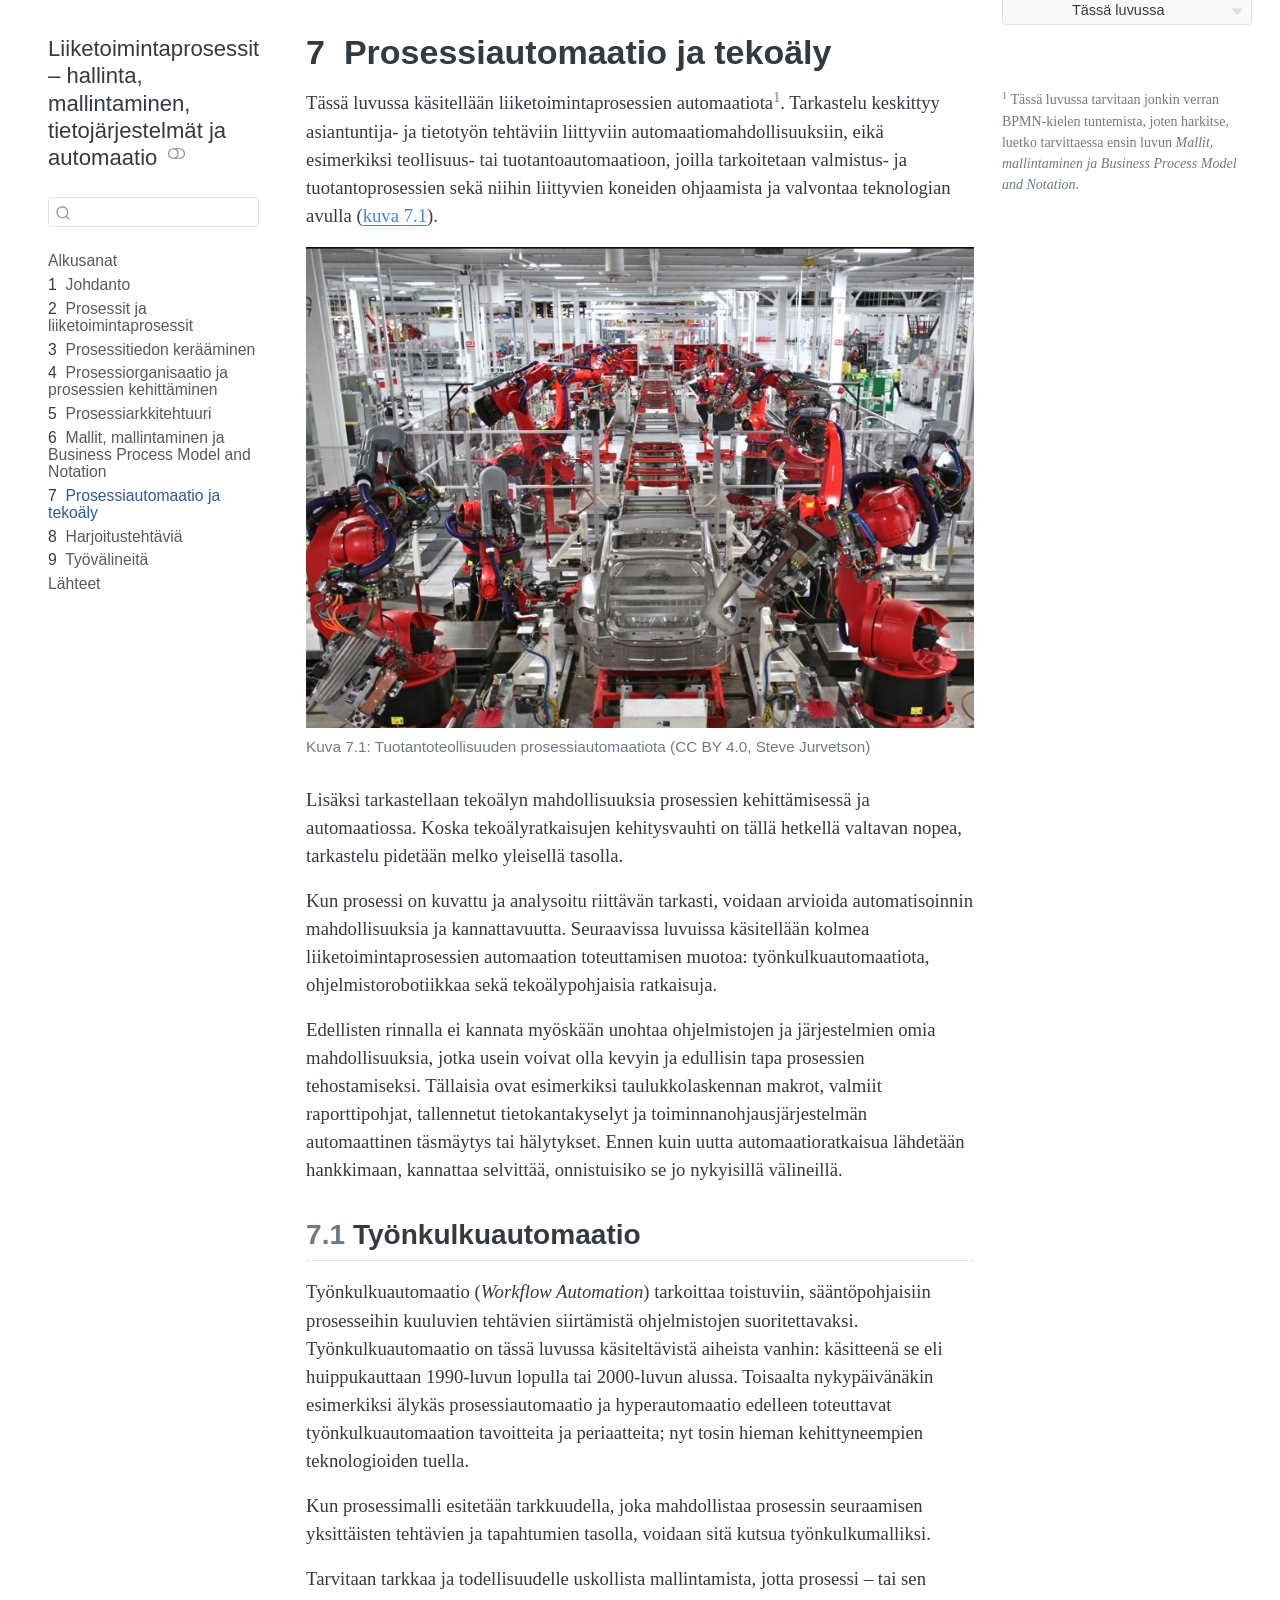
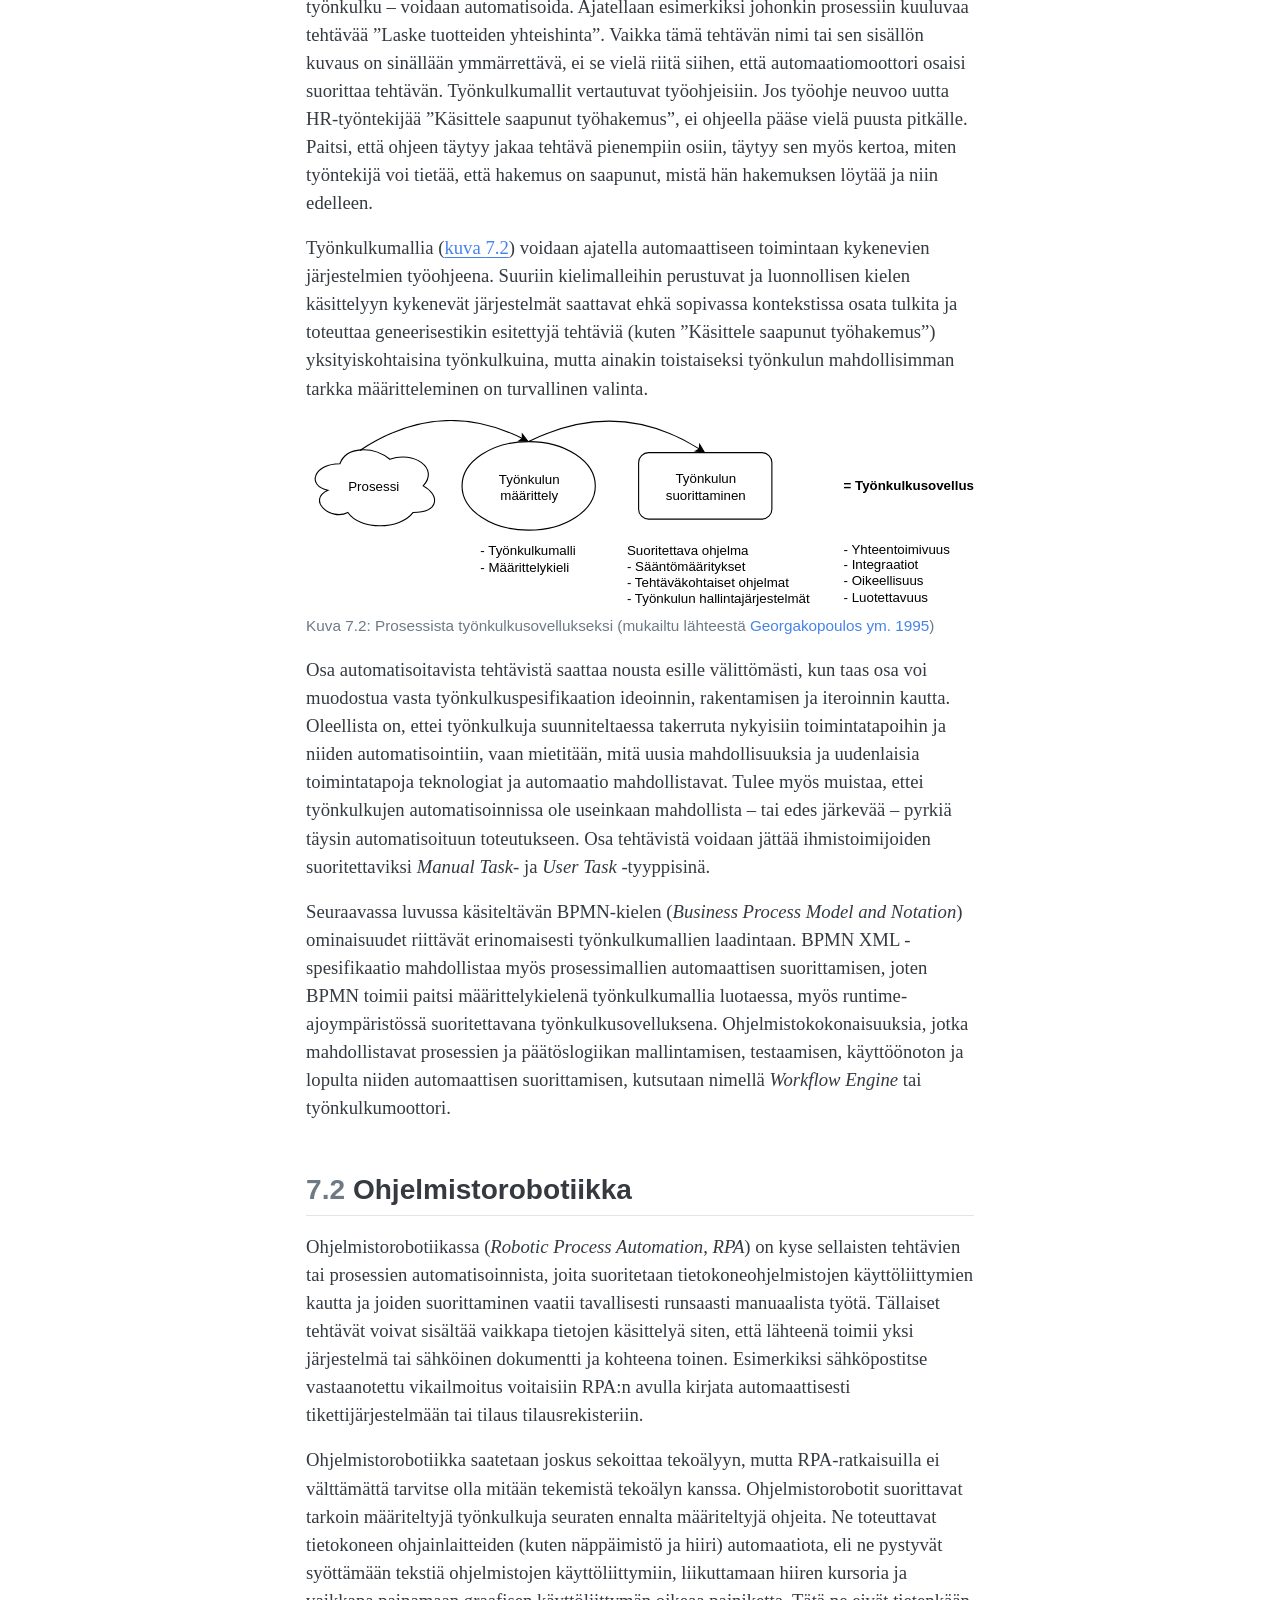
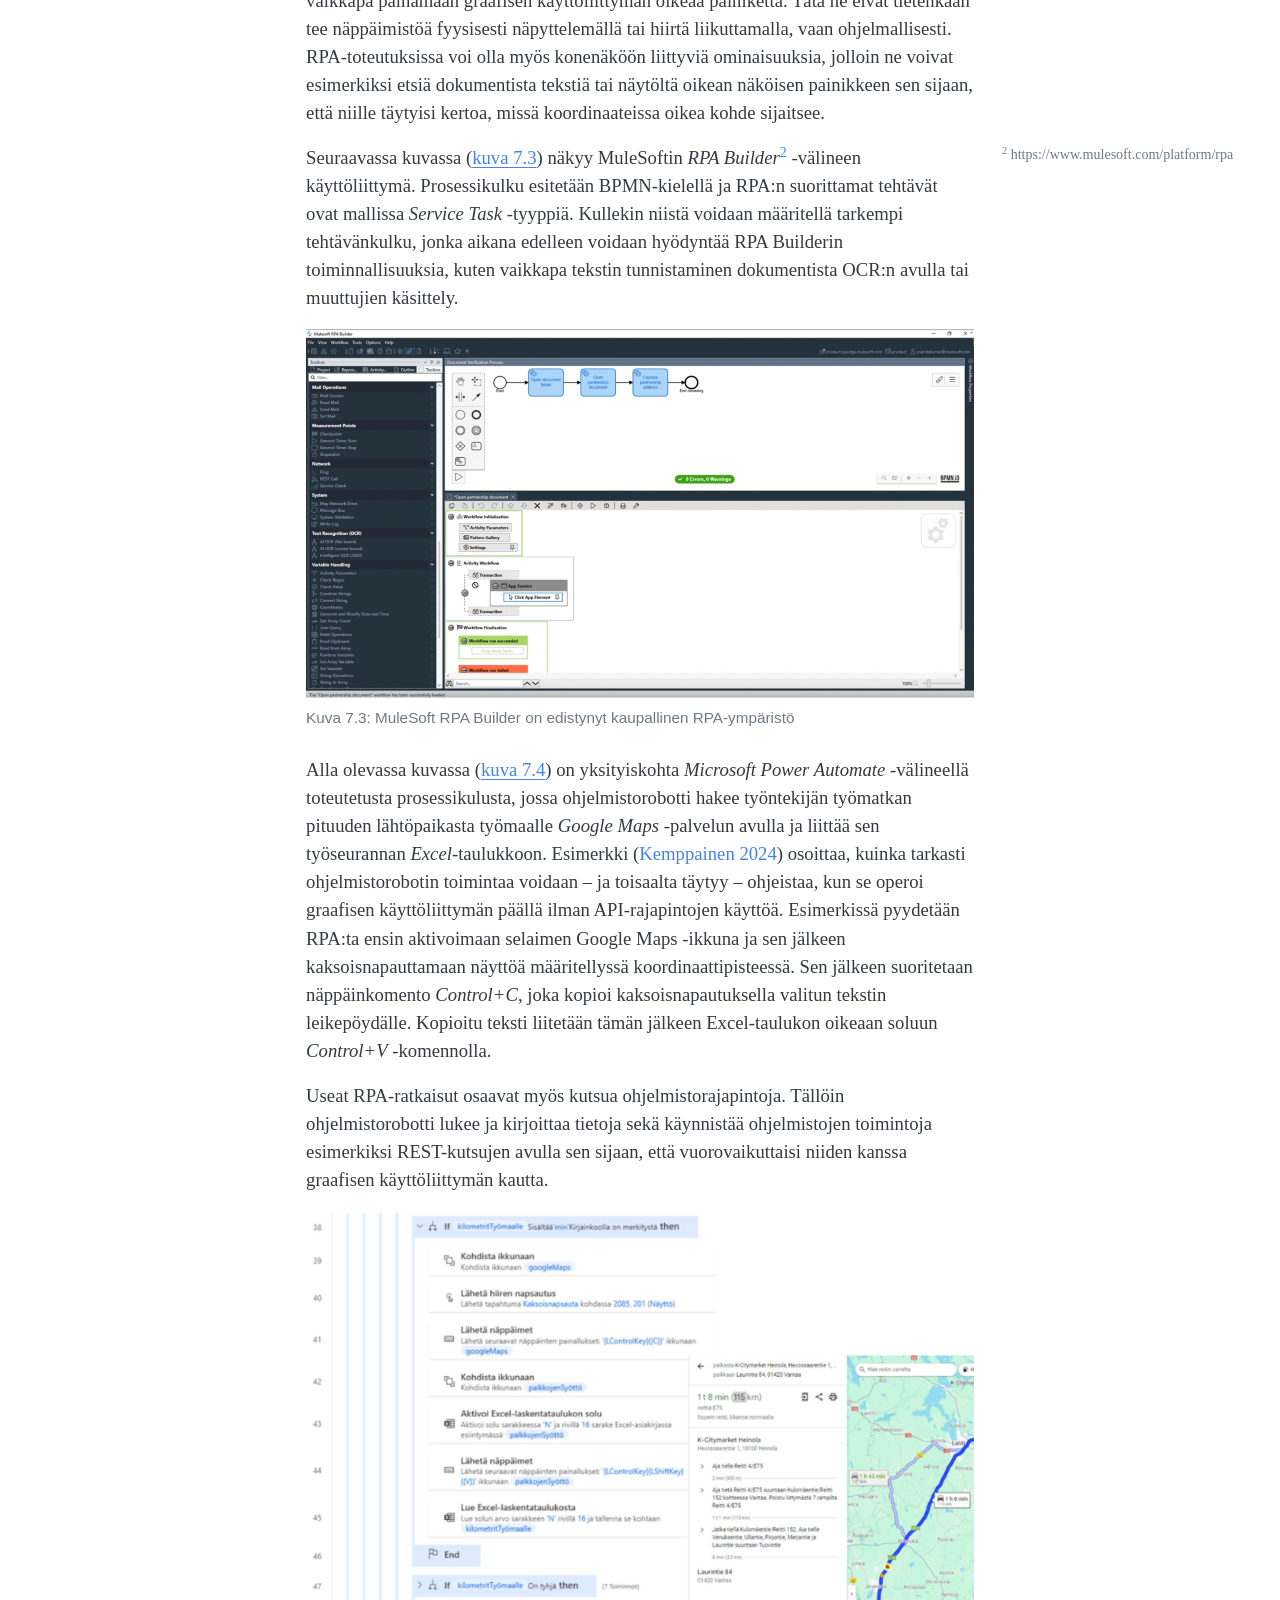
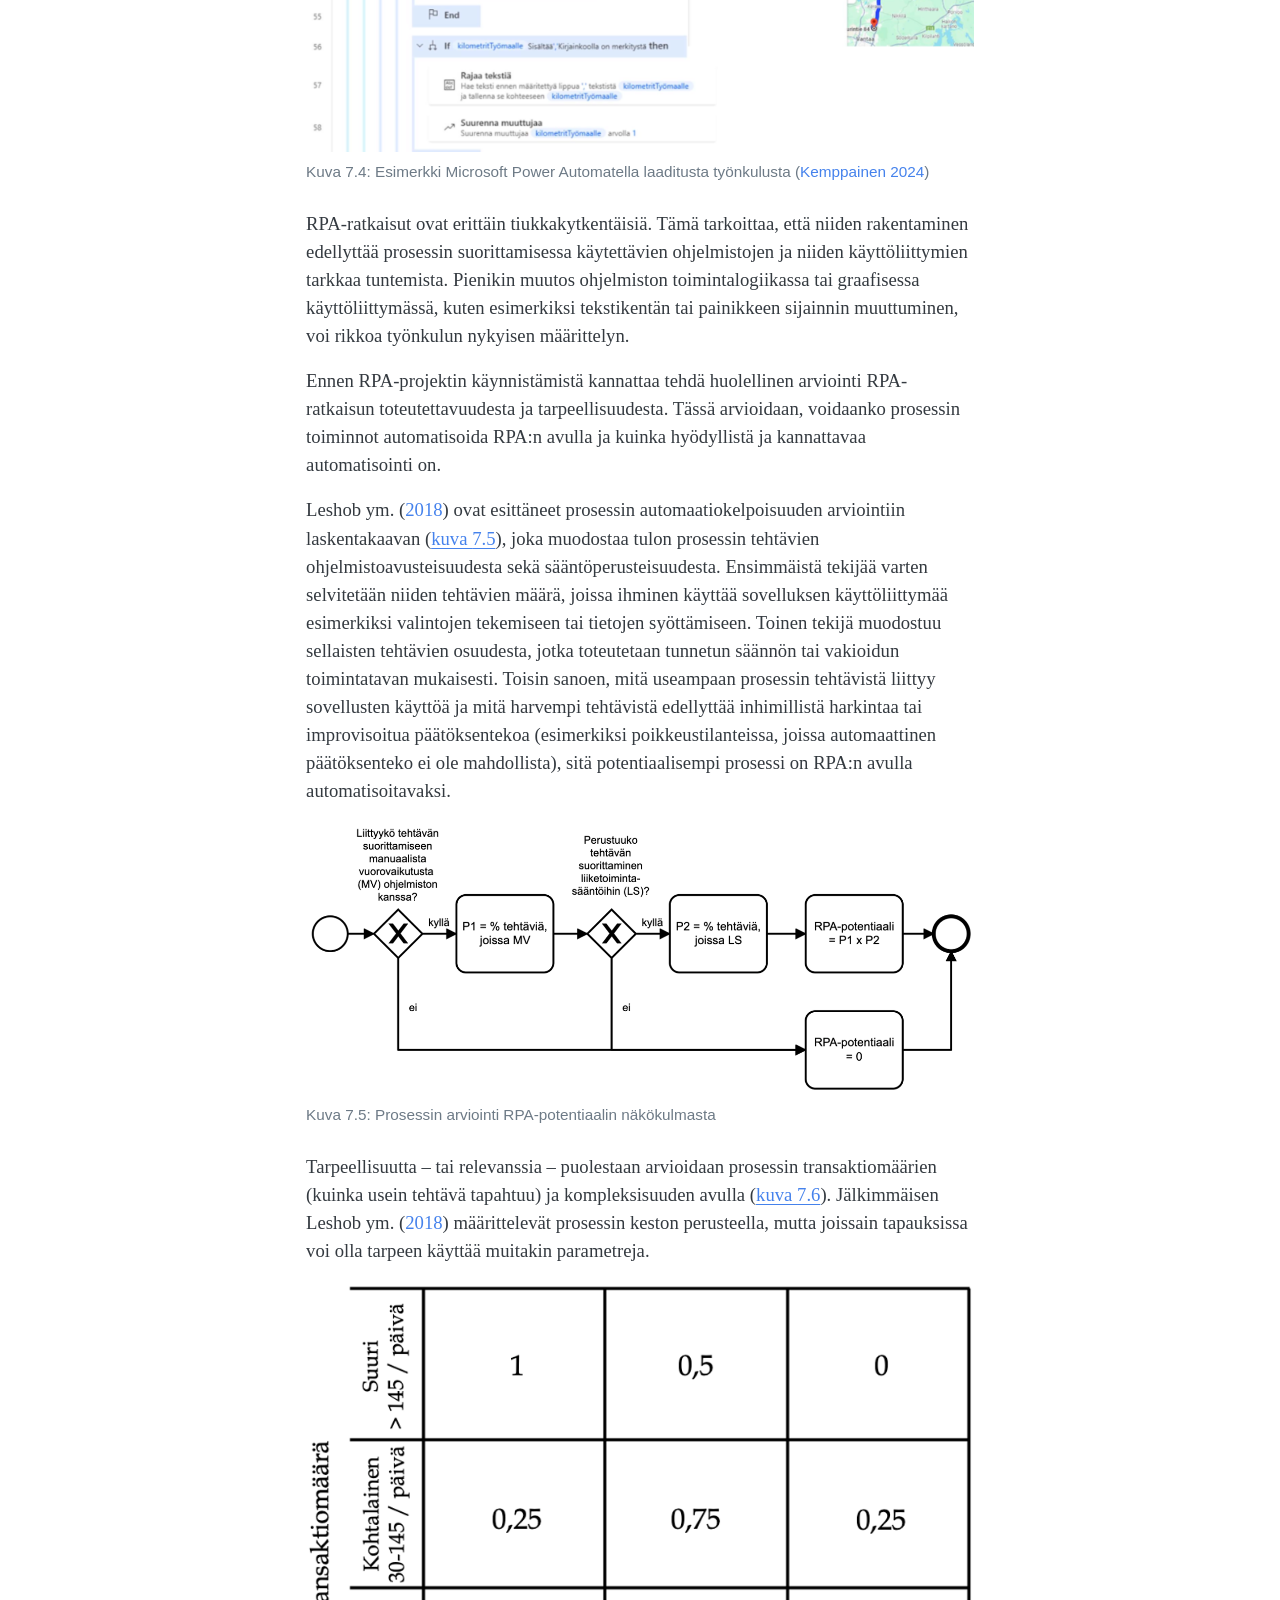
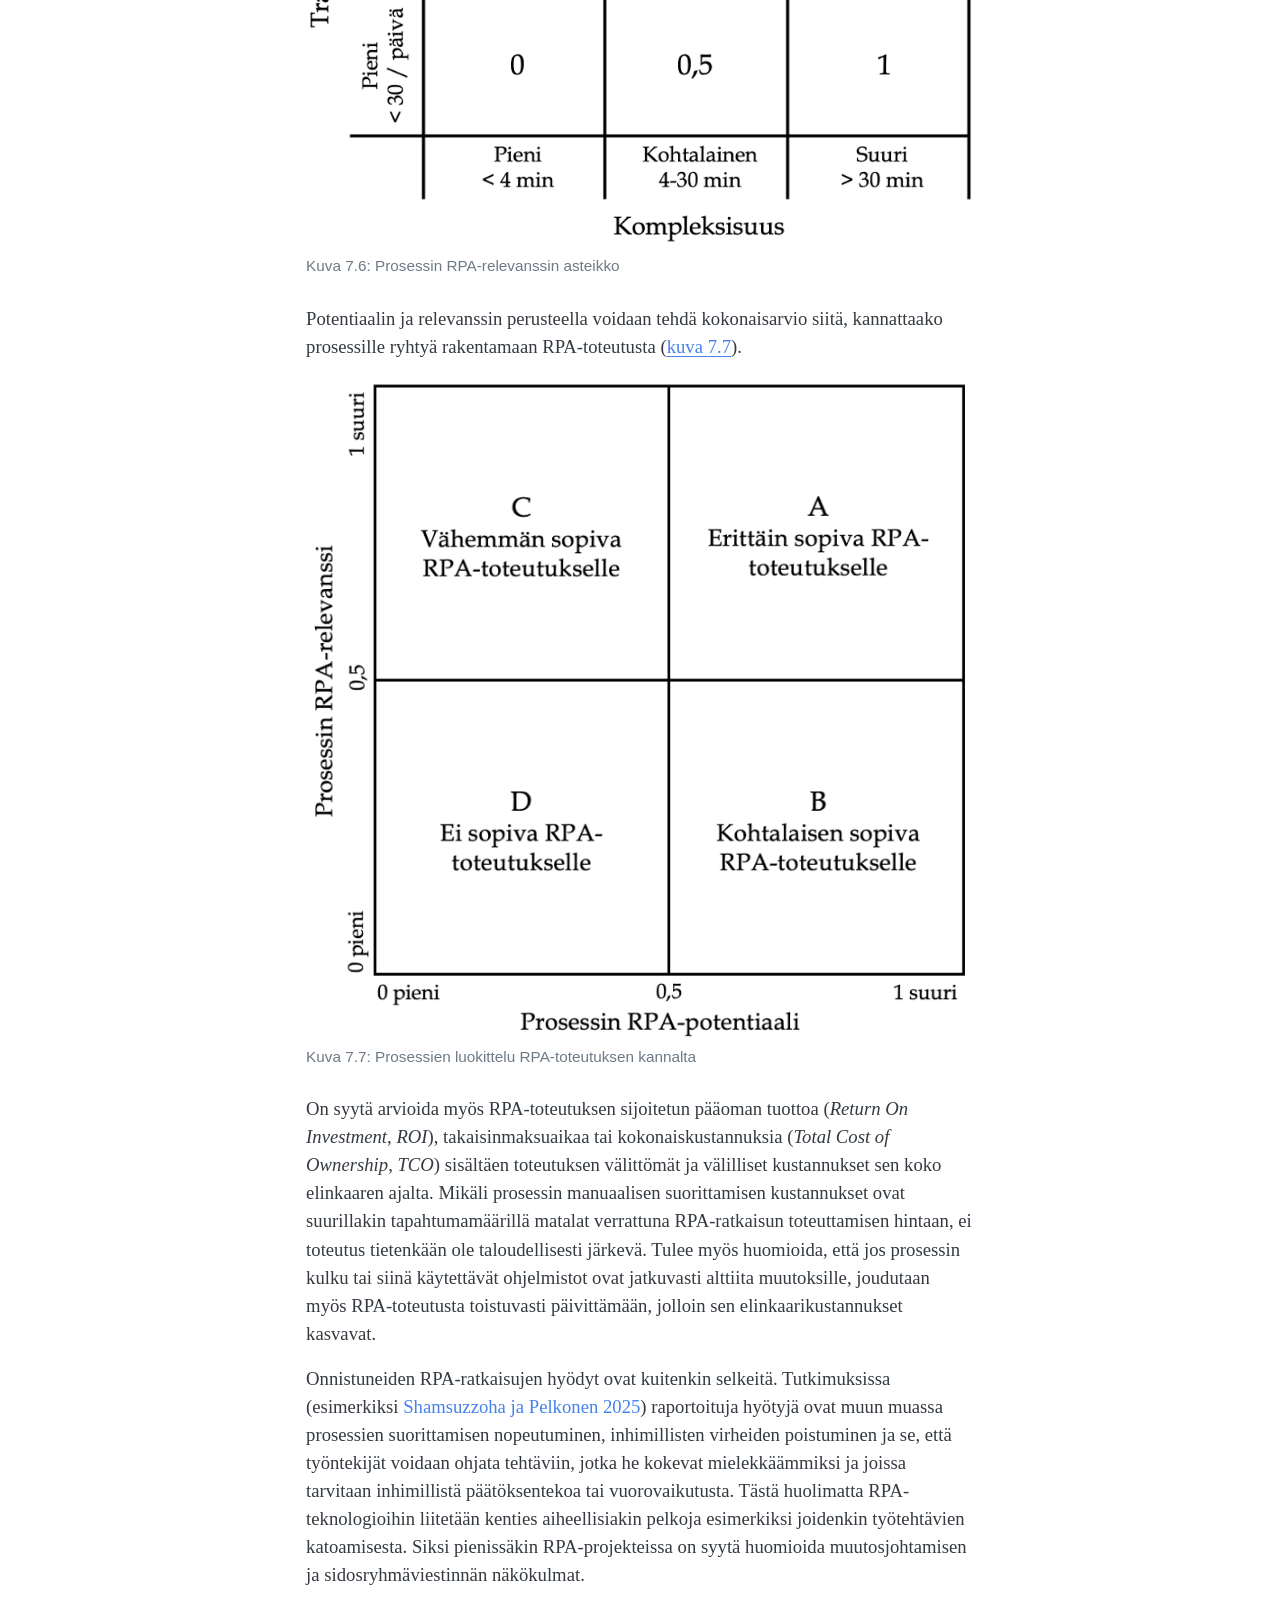
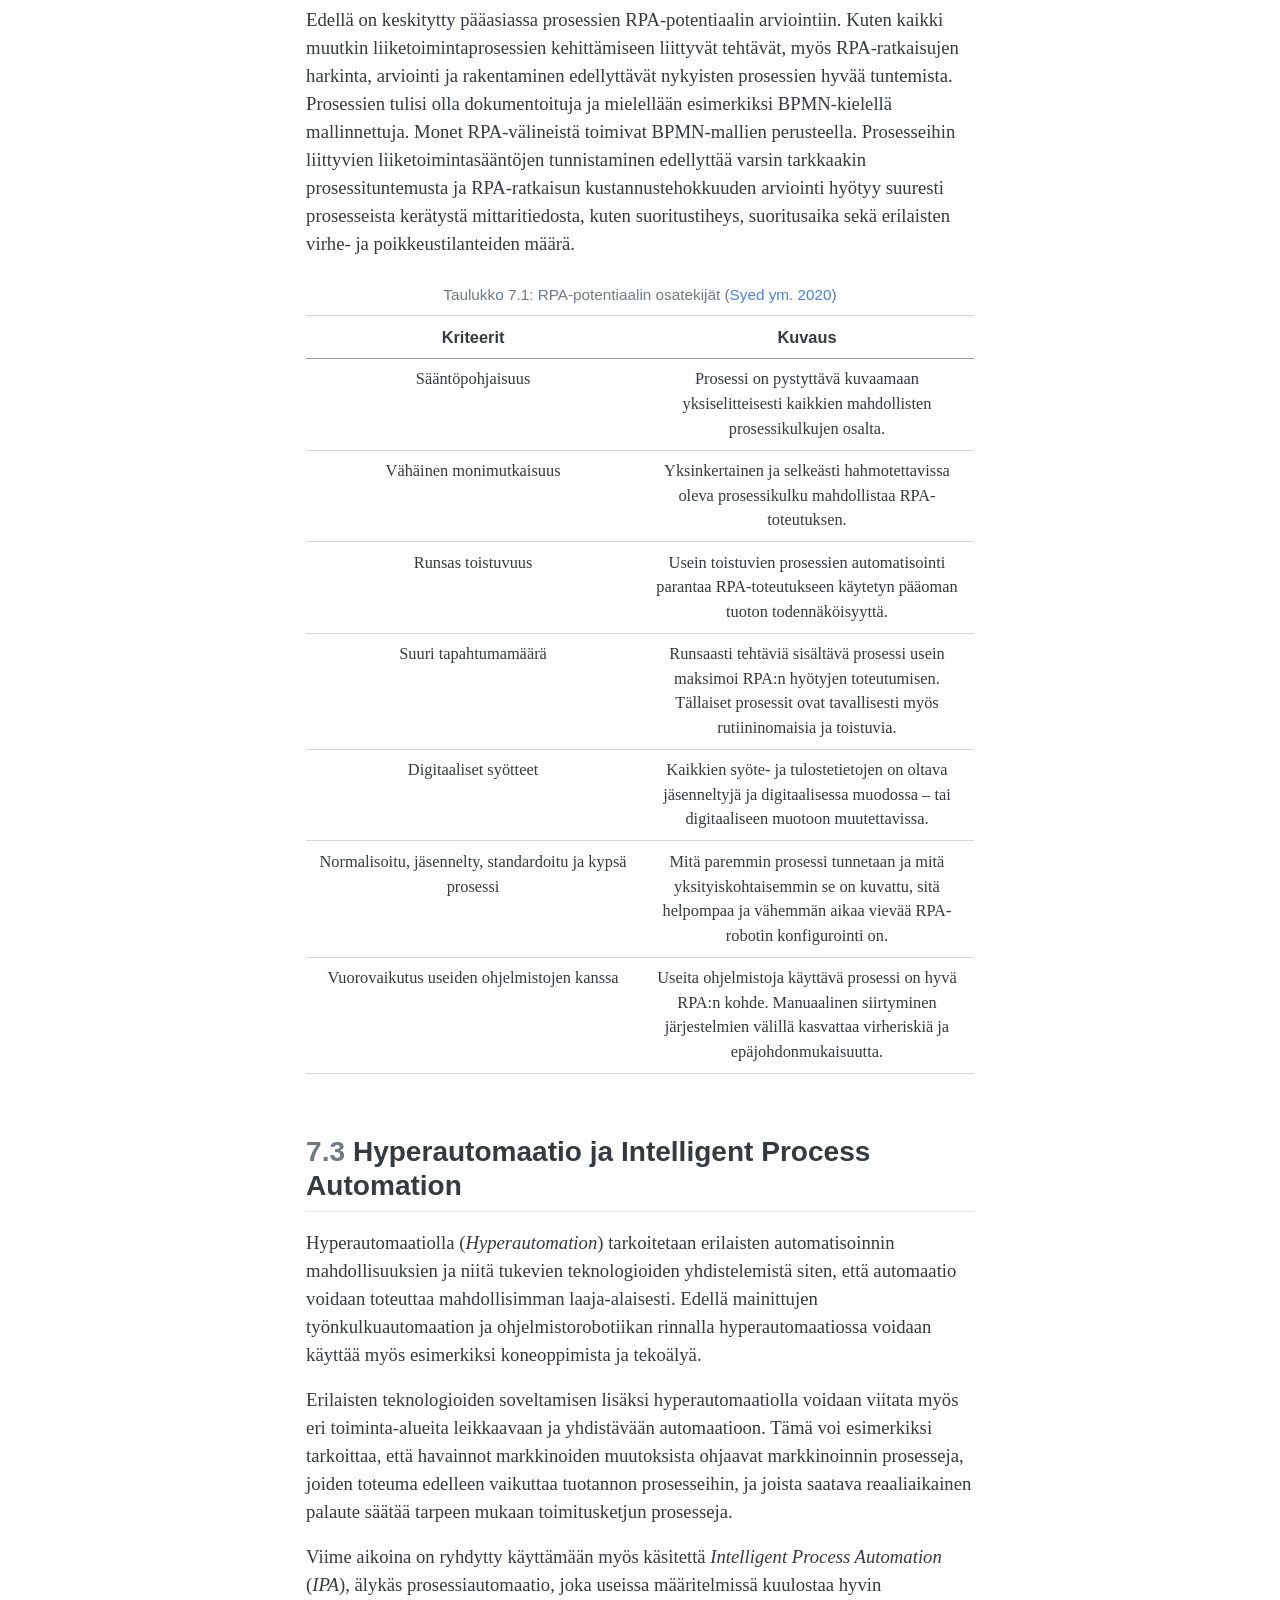
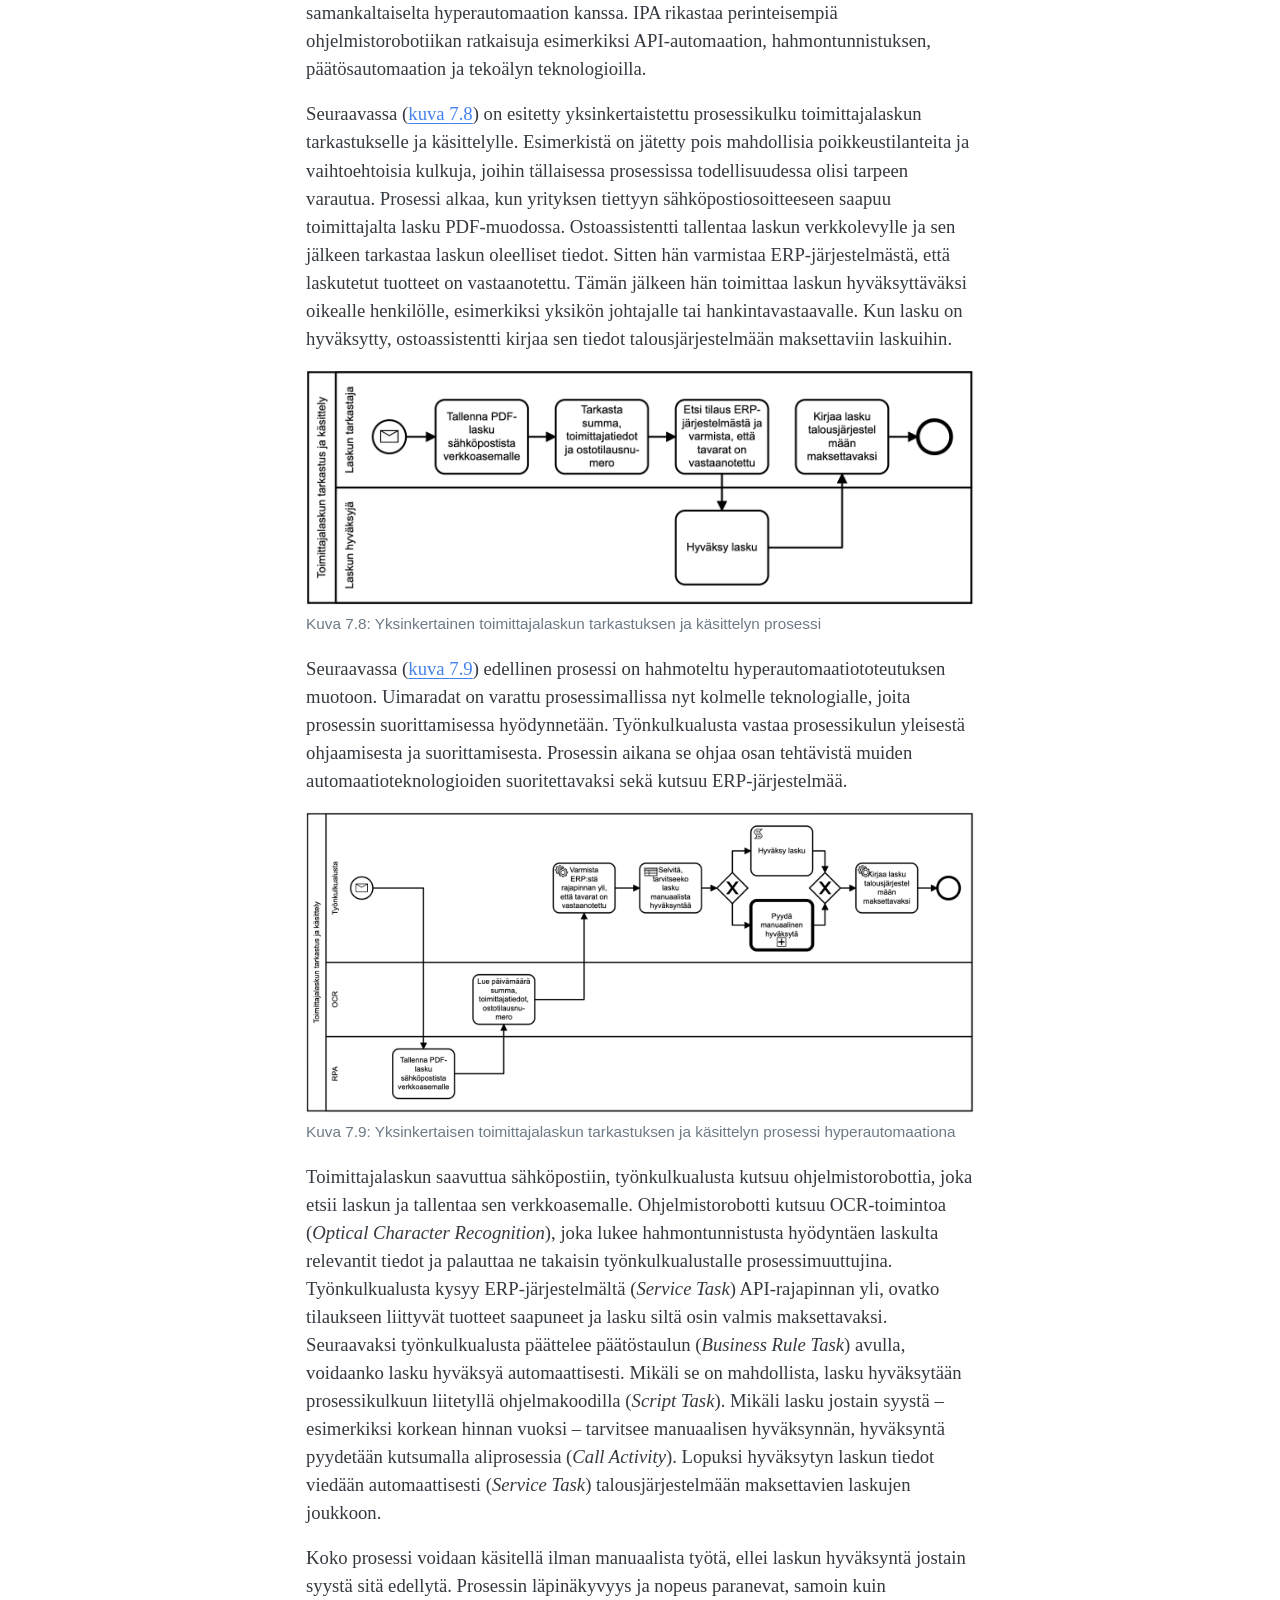
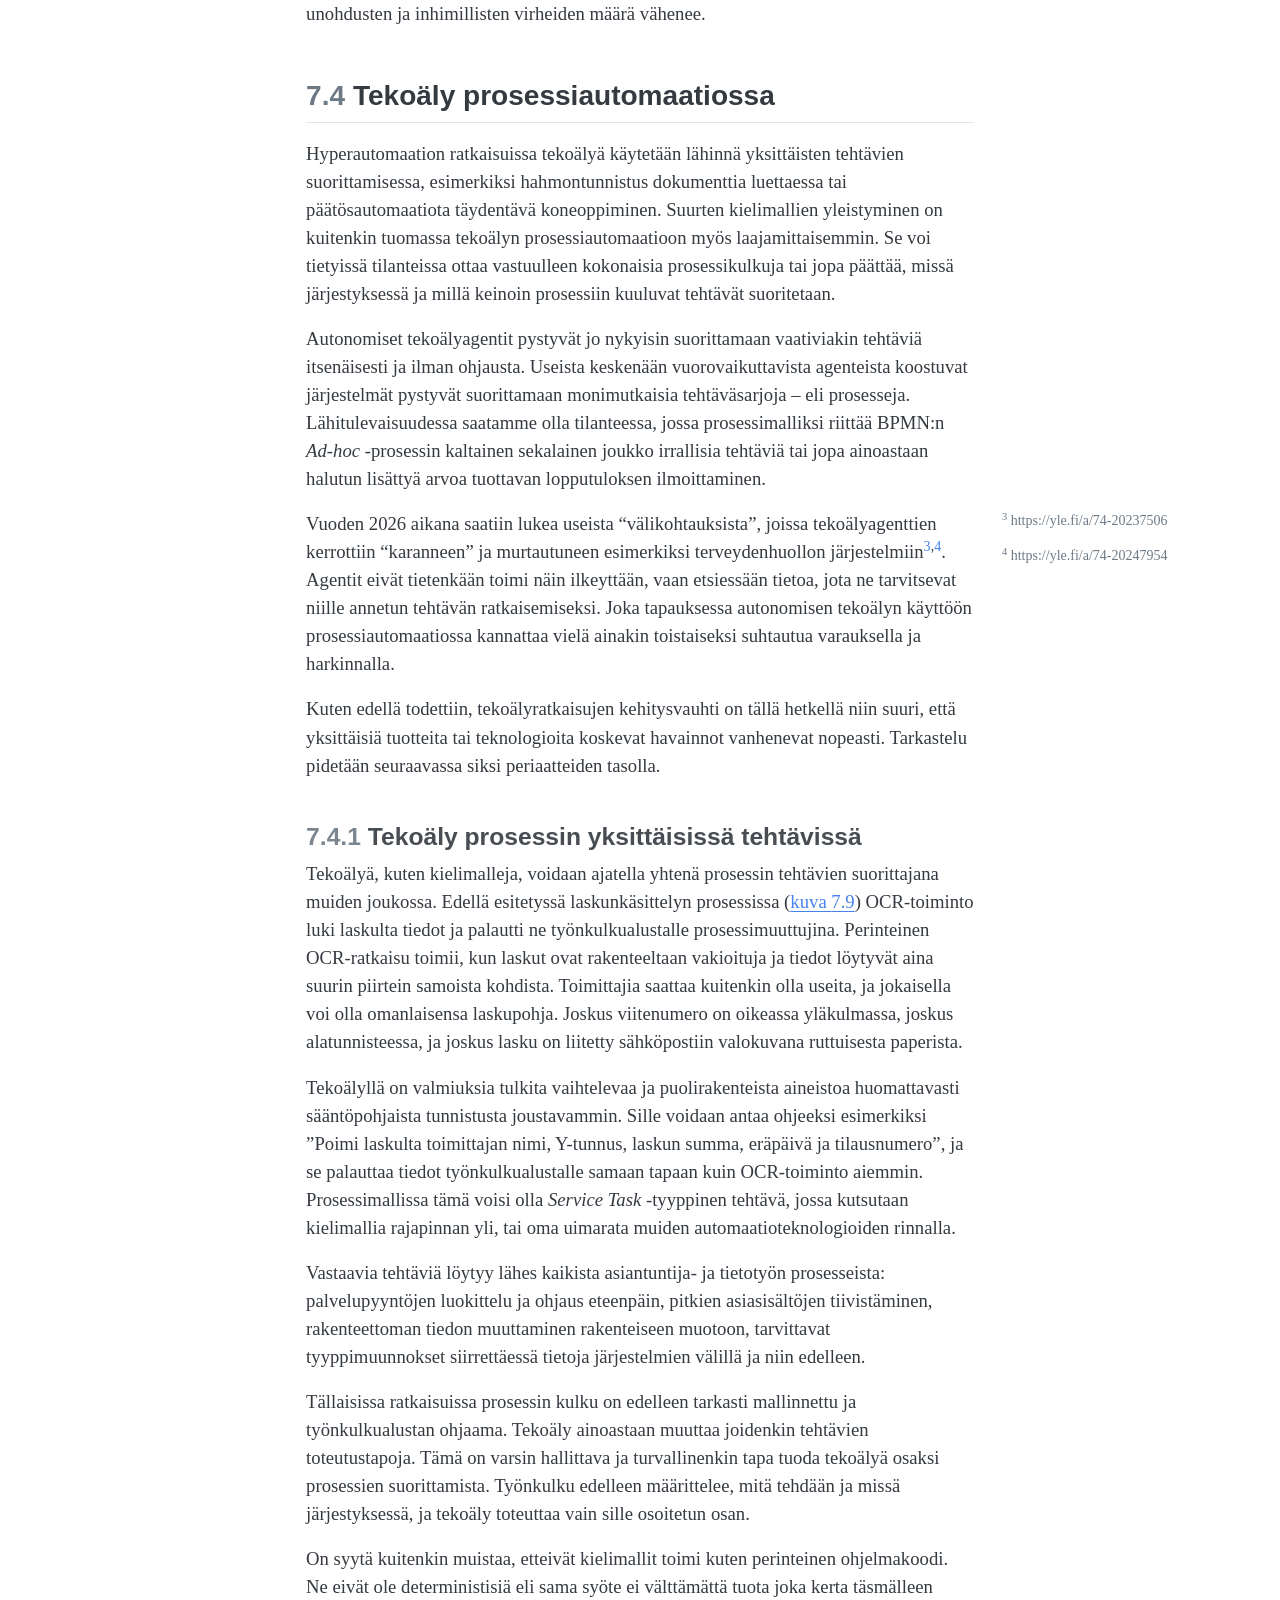
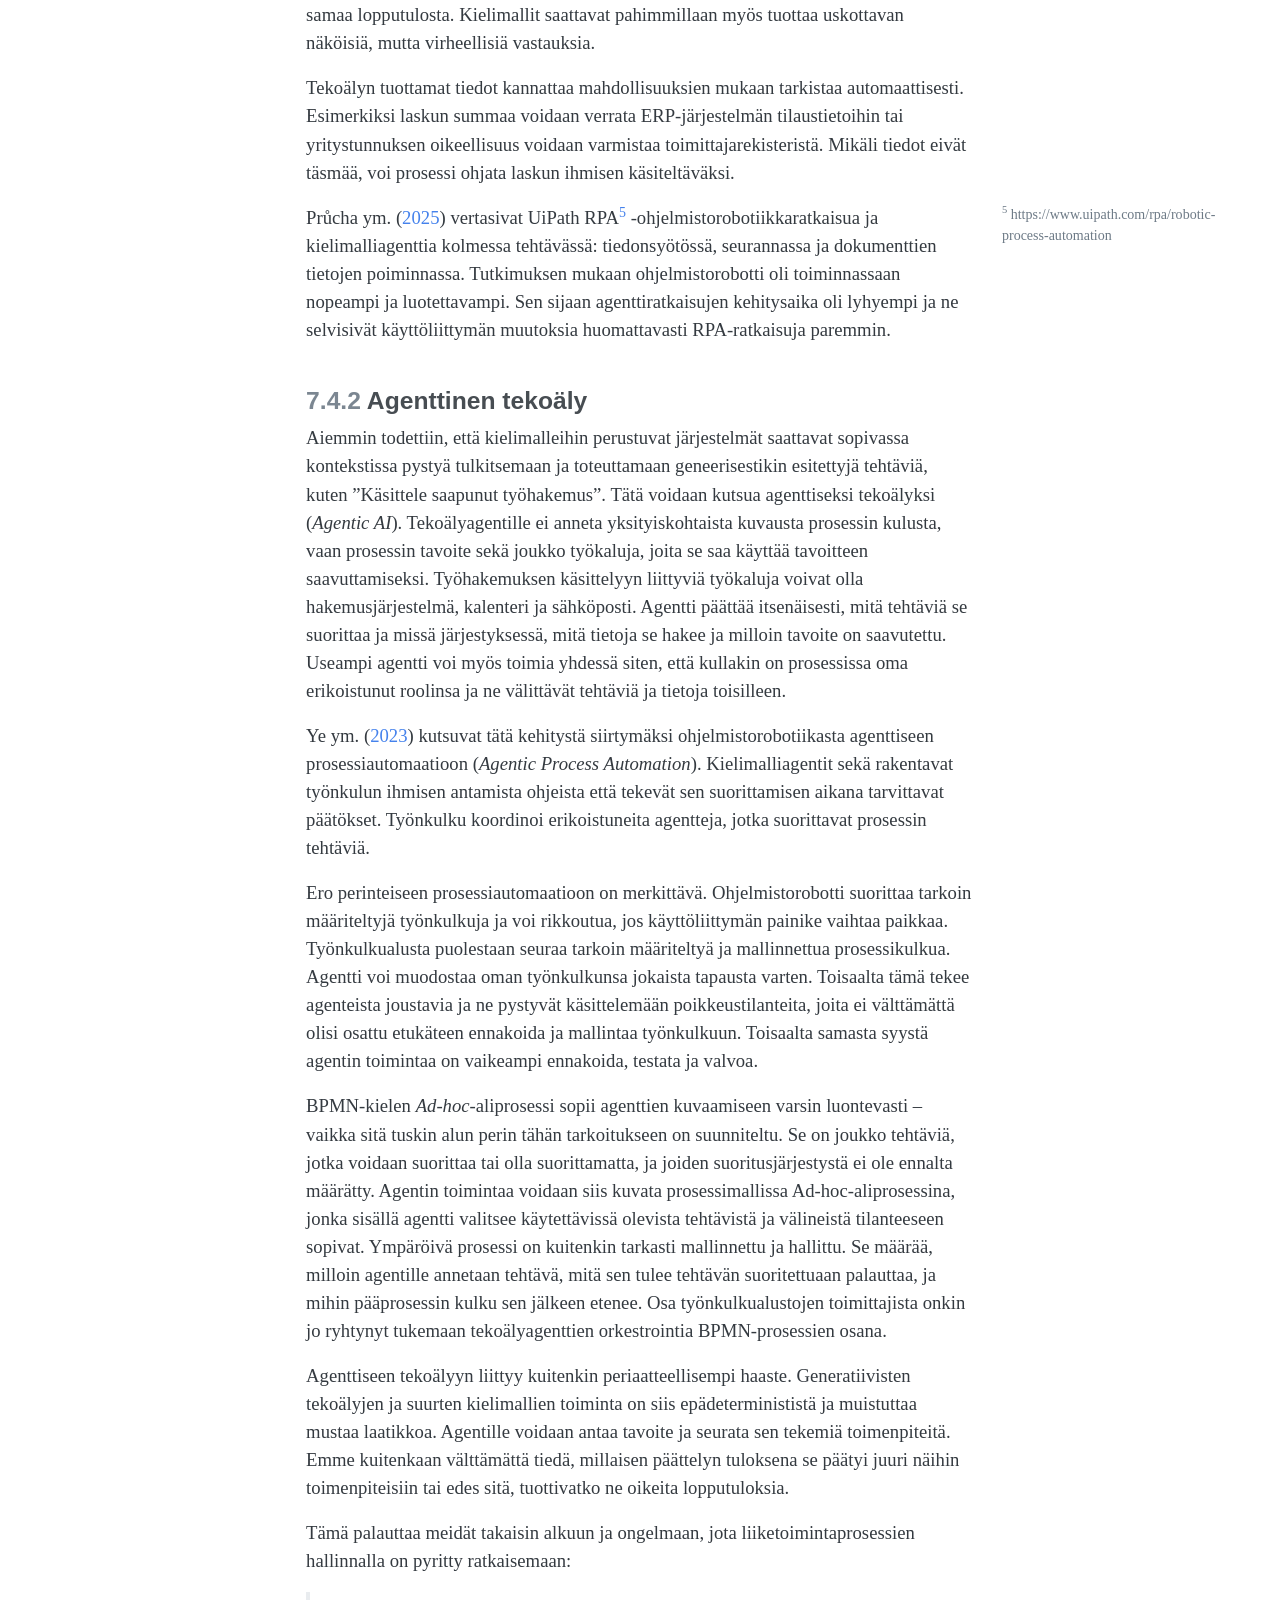
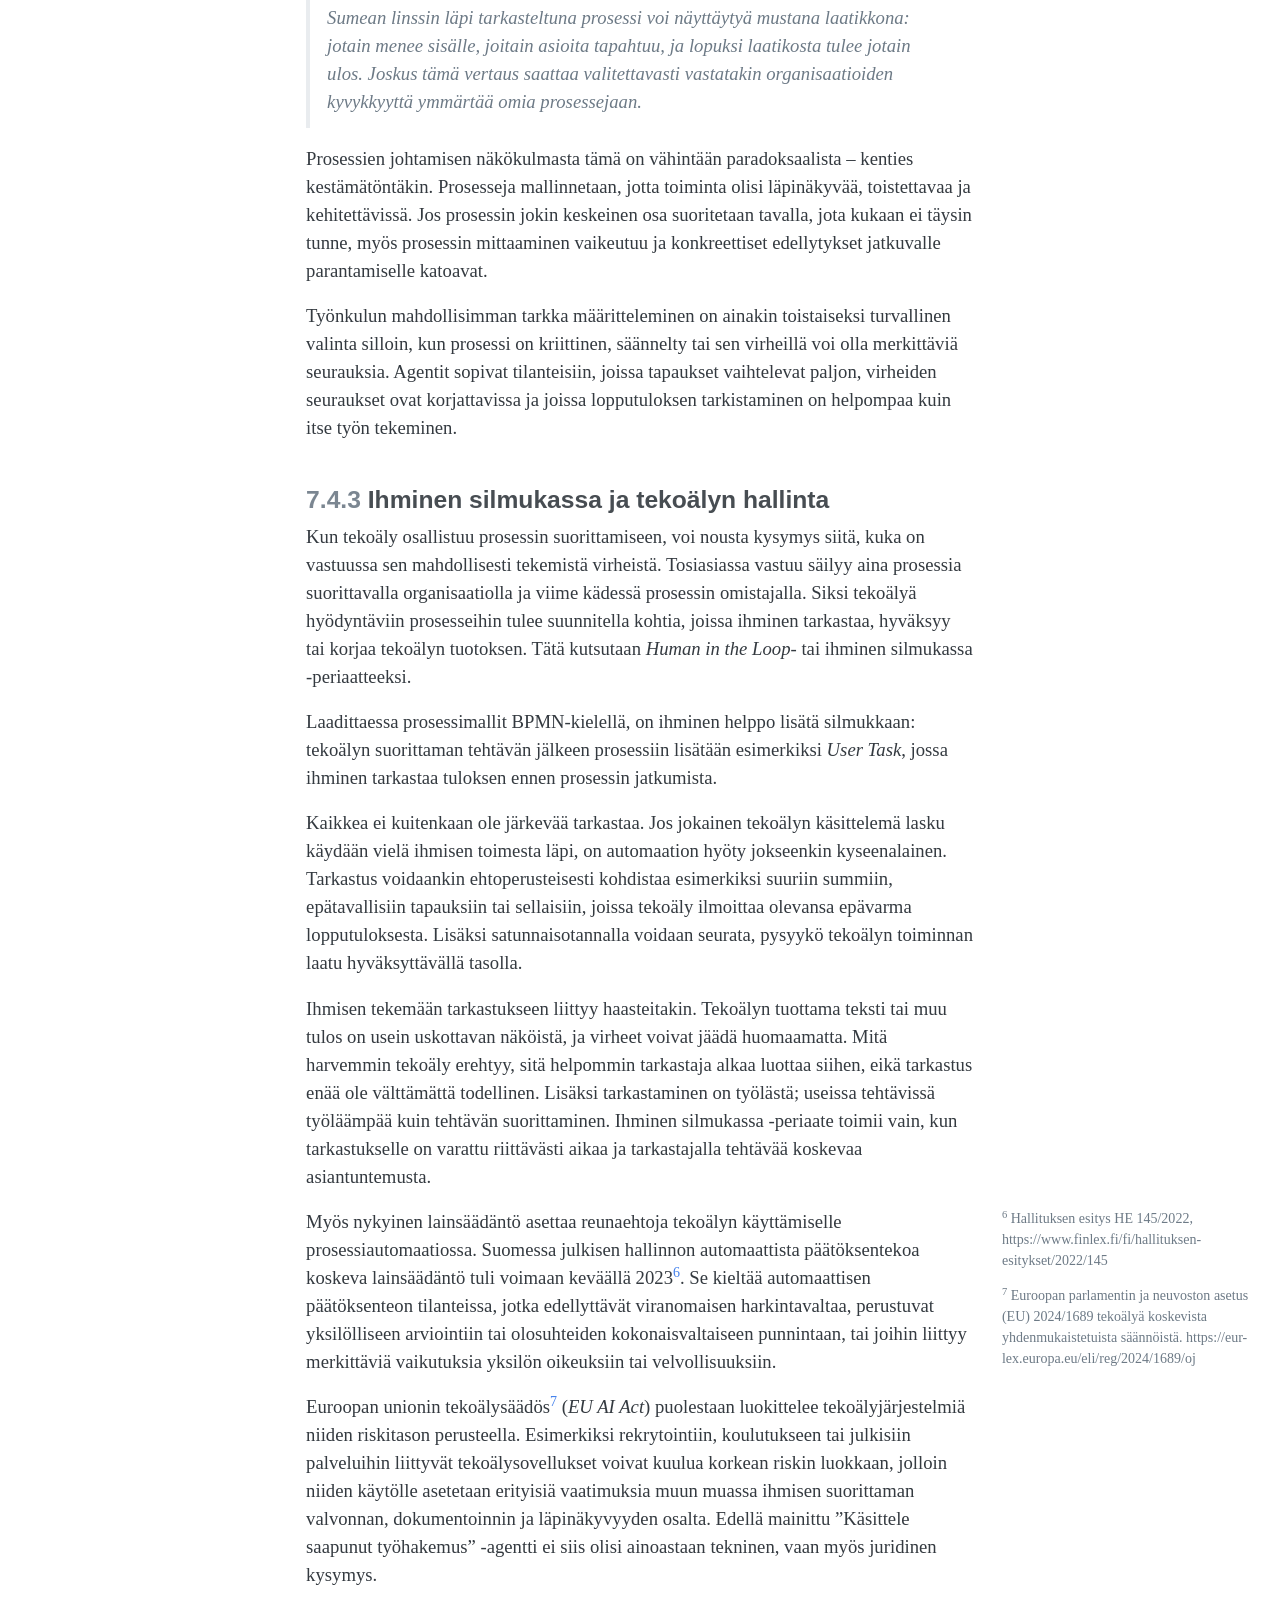
<file: prosessiautomaatio.html>
<!DOCTYPE html>
<html xmlns="http://www.w3.org/1999/xhtml" lang="fi" xml:lang="fi"><head>

<meta charset="utf-8">
<meta name="generator" content="quarto-1.10.19">

<meta name="viewport" content="width=device-width, initial-scale=1.0, user-scalable=yes">


<title>7&nbsp; Prosessiautomaatio ja tekoäly – Liiketoimintaprosessit -- hallinta, mallintaminen, tietojärjestelmät ja automaatio</title>
<style>
/* Default styles provided by pandoc.
** See https://pandoc.org/MANUAL.html#variables-for-html for config info.
*/
span.smallcaps{font-variant: small-caps;}
div.columns{display: flex; gap: 1.5em;}
div.column{flex: auto;}
@media screen {
div.columns{gap: min(4vw, 1.5em);}
div.column{overflow-x: auto;}
}
div.hanging-indent{margin-left: 1.5em; text-indent: -1.5em;}
ul.task-list{list-style: none;}
ul.task-list li input[type="checkbox"] {
  width: 0.8em;
  margin: 0 0.8em 0.2em -1em; /* quarto-specific, see https://github.com/quarto-dev/quarto-cli/issues/4556 */ 
  vertical-align: middle;
}
/* CSS for citations */
div.csl-bib-body { }
div.csl-entry {
  clear: both;
}
.hanging-indent div.csl-entry {
  margin-left:2em;
  text-indent:-2em;
}
div.csl-left-margin {
  min-width:2em;
  float:left;
}
div.csl-right-inline {
  margin-left:2em;
  padding-left:1em;
}
div.csl-indent {
  margin-left: 2em;
}</style>


<script src="site_libs/quarto-nav/quarto-nav.js"></script>
<script src="site_libs/quarto-nav/headroom.min.js"></script>
<script src="site_libs/clipboard/clipboard.min.js"></script>
<script src="site_libs/quarto-search/autocomplete.umd.js"></script>
<script src="site_libs/quarto-search/fuse.min.js"></script>
<script src="site_libs/quarto-search/quarto-search.js"></script>
<meta name="quarto:offset" content="./">
<link href="./tehtavat.html" rel="next">
<link href="./bpmn_ja_prosessien_kuvaaminen.html" rel="prev">
<script src="site_libs/quarto-html/quarto.js" type="module"></script>
<script src="site_libs/quarto-html/tabsets/tabsets.js" type="module"></script>
<script src="site_libs/quarto-html/popper.min.js"></script>
<script src="site_libs/quarto-html/tippy.umd.min.js"></script>
<script src="site_libs/quarto-html/anchor.min.js"></script>
<link href="site_libs/quarto-html/tippy.css" rel="stylesheet">
<link href="site_libs/quarto-html/quarto-syntax-highlighting-bf27225e3a48a9273f3daa8f8e829971.css" rel="stylesheet" class="quarto-color-scheme" id="quarto-text-highlighting-styles">
<link href="site_libs/quarto-html/quarto-syntax-highlighting-dark-b626d73c4c936ccc3cb08be7d45d1df6.css" rel="stylesheet" class="quarto-color-scheme quarto-color-alternate" id="quarto-text-highlighting-styles">
<link href="site_libs/quarto-html/quarto-syntax-highlighting-bf27225e3a48a9273f3daa8f8e829971.css" rel="stylesheet" class="quarto-color-scheme-extra" id="quarto-text-highlighting-styles">
<script src="site_libs/bootstrap/bootstrap.min.js"></script>
<link href="site_libs/bootstrap/bootstrap-icons.css" rel="stylesheet">
<link href="site_libs/bootstrap/bootstrap-2a1a1914d861ccdc16544b75d36f383a.min.css" rel="stylesheet" append-hash="true" class="quarto-color-scheme" id="quarto-bootstrap" data-mode="light">
<link href="site_libs/bootstrap/bootstrap-dark-37a0ccb6f5b9899fcb884e11bb6f7458.min.css" rel="stylesheet" append-hash="true" class="quarto-color-scheme quarto-color-alternate" id="quarto-bootstrap" data-mode="dark">
<link href="site_libs/bootstrap/bootstrap-2a1a1914d861ccdc16544b75d36f383a.min.css" rel="stylesheet" append-hash="true" class="quarto-color-scheme-extra" id="quarto-bootstrap" data-mode="light">
<script src="site_libs/quarto-contrib/glightbox/glightbox.min.js"></script>
<link href="site_libs/quarto-contrib/glightbox/glightbox.min.css" rel="stylesheet">
<link href="site_libs/quarto-contrib/glightbox/lightbox.css" rel="stylesheet">
<script id="quarto-search-options" type="application/json">{
  "location": "sidebar",
  "copy-button": false,
  "collapse-after": 3,
  "panel-placement": "start",
  "type": "textbox",
  "limit": 50,
  "keyboard-shortcut": [
    "f",
    "/",
    "s"
  ],
  "show-item-context": false,
  "language": {
    "search-no-results-text": "Ei tuloksia",
    "search-matching-documents-text": "tulokset",
    "search-copy-link-title": "Kopioi linkki hakuun",
    "search-hide-matches-text": "Piilota loput tulokset",
    "search-more-match-text": "tulos tässä dokumentissa",
    "search-more-matches-text": "tulosta tässä dokumentissa",
    "search-clear-button-title": "Tyhjennä",
    "search-text-placeholder": "",
    "search-detached-cancel-button-title": "Peruuta",
    "search-submit-button-title": "Lähetä",
    "search-label": "Hae"
  }
}</script>


<link rel="stylesheet" href="styles.css">
</head>

<body class="nav-sidebar floating slimcontent quarto-light"><script id="quarto-html-before-body" type="application/javascript">
    const toggleBodyColorMode = (bsSheetEl) => {
      const mode = bsSheetEl.getAttribute("data-mode");
      const bodyEl = window.document.querySelector("body");
      if (mode === "dark") {
        bodyEl.classList.add("quarto-dark");
        bodyEl.classList.remove("quarto-light");
      } else {
        bodyEl.classList.add("quarto-light");
        bodyEl.classList.remove("quarto-dark");
      }
    }
    const toggleBodyColorPrimary = () => {
      const bsSheetEl = window.document.querySelector("link#quarto-bootstrap:not([rel=disabled-stylesheet])");
      if (bsSheetEl) {
        toggleBodyColorMode(bsSheetEl);
      }
    }
    const setColorSchemeToggle = (alternate) => {
      const toggles = window.document.querySelectorAll('.quarto-color-scheme-toggle');
      for (let i=0; i < toggles.length; i++) {
        const toggle = toggles[i];
        if (toggle) {
          if (alternate) {
            toggle.classList.add("alternate");
          } else {
            toggle.classList.remove("alternate");
          }
        }
      }
    };
    const toggleColorMode = (alternate) => {
      // Switch the stylesheets
      const primaryStylesheets = window.document.querySelectorAll('link.quarto-color-scheme:not(.quarto-color-alternate)');
      const alternateStylesheets = window.document.querySelectorAll('link.quarto-color-scheme.quarto-color-alternate');
      manageTransitions('#quarto-margin-sidebar .nav-link', false);
      if (alternate) {
        // note: dark is layered on light, we don't disable primary!
        enableStylesheet(alternateStylesheets);
        for (const sheetNode of alternateStylesheets) {
          if (sheetNode.id === "quarto-bootstrap") {
            toggleBodyColorMode(sheetNode);
          }
        }
      } else {
        disableStylesheet(alternateStylesheets);
        enableStylesheet(primaryStylesheets)
        toggleBodyColorPrimary();
      }
      manageTransitions('#quarto-margin-sidebar .nav-link', true);
      // Switch the toggles
      setColorSchemeToggle(alternate)
      // Hack to workaround the fact that safari doesn't
      // properly recolor the scrollbar when toggling (#1455)
      if (navigator.userAgent.indexOf('Safari') > 0 && navigator.userAgent.indexOf('Chrome') == -1) {
        manageTransitions("body", false);
        window.scrollTo(0, 1);
        setTimeout(() => {
          window.scrollTo(0, 0);
          manageTransitions("body", true);
        }, 40);
      }
    }
    const disableStylesheet = (stylesheets) => {
      for (let i=0; i < stylesheets.length; i++) {
        const stylesheet = stylesheets[i];
        stylesheet.rel = 'disabled-stylesheet';
      }
    }
    const enableStylesheet = (stylesheets) => {
      for (let i=0; i < stylesheets.length; i++) {
        const stylesheet = stylesheets[i];
        if(stylesheet.rel !== 'stylesheet') { // for Chrome, which will still FOUC without this check
          stylesheet.rel = 'stylesheet';
        }
      }
    }
    const manageTransitions = (selector, allowTransitions) => {
      const els = window.document.querySelectorAll(selector);
      for (let i=0; i < els.length; i++) {
        const el = els[i];
        if (allowTransitions) {
          el.classList.remove('notransition');
        } else {
          el.classList.add('notransition');
        }
      }
    }
    const isFileUrl = () => {
      return window.location.protocol === 'file:';
    }
    const hasAlternateSentinel = () => {
      let styleSentinel = getColorSchemeSentinel();
      if (styleSentinel !== null) {
        return styleSentinel === "alternate";
      } else {
        return false;
      }
    }
    const setStyleSentinel = (alternate) => {
      const value = alternate ? "alternate" : "default";
      if (!isFileUrl()) {
        window.localStorage.setItem("quarto-color-scheme", value);
      } else {
        localAlternateSentinel = value;
      }
    }
    const getColorSchemeSentinel = () => {
      if (!isFileUrl()) {
        const storageValue = window.localStorage.getItem("quarto-color-scheme");
        return storageValue != null ? storageValue : localAlternateSentinel;
      } else {
        return localAlternateSentinel;
      }
    }
    const toggleGiscusIfUsed = (isAlternate, darkModeDefault) => {
      const baseTheme = document.querySelector('#giscus-base-theme')?.value ?? 'light';
      const alternateTheme = document.querySelector('#giscus-alt-theme')?.value ?? 'dark';
      let newTheme = '';
      if(authorPrefersDark) {
        newTheme = isAlternate ? baseTheme : alternateTheme;
      } else {
        newTheme = isAlternate ? alternateTheme : baseTheme;
      }
      const changeGiscusTheme = () => {
        // From: https://github.com/giscus/giscus/issues/336
        const sendMessage = (message) => {
          const iframe = document.querySelector('iframe.giscus-frame');
          if (!iframe) return;
          iframe.contentWindow.postMessage({ giscus: message }, 'https://giscus.app');
        }
        sendMessage({
          setConfig: {
            theme: newTheme
          }
        });
      }
      const isGiscussLoaded = window.document.querySelector('iframe.giscus-frame') !== null;
      if (isGiscussLoaded) {
        changeGiscusTheme();
      }
    };
    const authorPrefersDark = false;
    const darkModeDefault = authorPrefersDark;
      document.querySelector('link#quarto-text-highlighting-styles.quarto-color-scheme-extra').rel = 'disabled-stylesheet';
      document.querySelector('link#quarto-bootstrap.quarto-color-scheme-extra').rel = 'disabled-stylesheet';
    let localAlternateSentinel = darkModeDefault ? 'alternate' : 'default';
    // Dark / light mode switch
    window.quartoToggleColorScheme = () => {
      // Read the current dark / light value
      let toAlternate = !hasAlternateSentinel();
      toggleColorMode(toAlternate);
      setStyleSentinel(toAlternate);
      toggleGiscusIfUsed(toAlternate, darkModeDefault);
      window.dispatchEvent(new Event('resize'));
    };
    // Switch to dark mode if need be
    if (hasAlternateSentinel()) {
      toggleColorMode(true);
    } else {
      toggleColorMode(false);
    }
  </script>

<div id="quarto-search-results"></div>
  <header id="quarto-header" class="headroom fixed-top">
  <nav class="quarto-secondary-nav">
    <div class="container-fluid d-flex">
      <button type="button" class="quarto-btn-toggle btn" data-bs-toggle="collapse" role="button" data-bs-target=".quarto-sidebar-collapse-item" aria-controls="quarto-sidebar" aria-expanded="false" aria-label="Vaihda sivupalkki" onclick="if (window.quartoToggleHeadroom) { window.quartoToggleHeadroom(); }">
        <i class="bi bi-layout-text-sidebar-reverse"></i>
      </button>
        <nav class="quarto-page-breadcrumbs" aria-label="breadcrumb"><ol class="breadcrumb"><li class="breadcrumb-item"><a href="./prosessiautomaatio.html"><span class="chapter-number">7</span>&nbsp; <span class="chapter-title">Prosessiautomaatio ja tekoäly</span></a></li></ol></nav>
        <a class="flex-grow-1" role="navigation" data-bs-toggle="collapse" data-bs-target=".quarto-sidebar-collapse-item" aria-controls="quarto-sidebar" aria-expanded="false" aria-label="Vaihda sivupalkki" onclick="if (window.quartoToggleHeadroom) { window.quartoToggleHeadroom(); }">      
        </a>
      <button type="button" class="btn quarto-search-button" aria-label="Hae" onclick="window.quartoOpenSearch();">
        <i class="bi bi-search"></i>
      </button>
    </div>
  </nav>
</header>
<!-- content -->
<div id="quarto-content" class="quarto-container page-columns page-rows-contents page-layout-article">
<!-- sidebar -->
  <nav id="quarto-sidebar" class="sidebar collapse collapse-horizontal quarto-sidebar-collapse-item sidebar-navigation floating overflow-auto">
    <div class="pt-lg-2 mt-2 text-left sidebar-header">
    <div class="sidebar-title mb-0 py-0">
      <a href="./">Liiketoimintaprosessit – hallinta, mallintaminen, tietojärjestelmät ja automaatio</a> 
        <div class="sidebar-tools-main">
  <a href="" class="quarto-color-scheme-toggle quarto-navigation-tool  px-1" onclick="window.quartoToggleColorScheme(); return false;" title="Tumma tila päälle/pois"><i class="bi"></i></a>
</div>
    </div>
      </div>
        <div class="mt-2 flex-shrink-0 align-items-center">
        <div class="sidebar-search">
        <div id="quarto-search" class="" title="Hae"></div>
        </div>
        </div>
    <div class="sidebar-menu-container"> 
    <ul class="list-unstyled mt-1">
        <li class="sidebar-item">
  <div class="sidebar-item-container"> 
  <a href="./index.html" class="sidebar-item-text sidebar-link">
 <span class="menu-text">Alkusanat</span></a>
  </div>
</li>
        <li class="sidebar-item">
  <div class="sidebar-item-container"> 
  <a href="./johdanto.html" class="sidebar-item-text sidebar-link">
 <span class="menu-text"><span class="chapter-number">1</span>&nbsp; <span class="chapter-title">Johdanto</span></span></a>
  </div>
</li>
        <li class="sidebar-item">
  <div class="sidebar-item-container"> 
  <a href="./prosessit_ja_liiketoimintaprosessit.html" class="sidebar-item-text sidebar-link">
 <span class="menu-text"><span class="chapter-number">2</span>&nbsp; <span class="chapter-title">Prosessit ja liiketoimintaprosessit</span></span></a>
  </div>
</li>
        <li class="sidebar-item">
  <div class="sidebar-item-container"> 
  <a href="./prosessitiedon_keraaminen.html" class="sidebar-item-text sidebar-link">
 <span class="menu-text"><span class="chapter-number">3</span>&nbsp; <span class="chapter-title">Prosessitiedon kerääminen</span></span></a>
  </div>
</li>
        <li class="sidebar-item">
  <div class="sidebar-item-container"> 
  <a href="./prosessiorganisaatio_ja_prosessien_kehittaminen.html" class="sidebar-item-text sidebar-link">
 <span class="menu-text"><span class="chapter-number">4</span>&nbsp; <span class="chapter-title">Prosessiorganisaatio ja prosessien kehittäminen</span></span></a>
  </div>
</li>
        <li class="sidebar-item">
  <div class="sidebar-item-container"> 
  <a href="./prosessiarkkitehtuuri.html" class="sidebar-item-text sidebar-link">
 <span class="menu-text"><span class="chapter-number">5</span>&nbsp; <span class="chapter-title">Prosessiarkkitehtuuri</span></span></a>
  </div>
</li>
        <li class="sidebar-item">
  <div class="sidebar-item-container"> 
  <a href="./bpmn_ja_prosessien_kuvaaminen.html" class="sidebar-item-text sidebar-link">
 <span class="menu-text"><span class="chapter-number">6</span>&nbsp; <span class="chapter-title">Mallit, mallintaminen ja Business Process Model and Notation</span></span></a>
  </div>
</li>
        <li class="sidebar-item">
  <div class="sidebar-item-container"> 
  <a href="./prosessiautomaatio.html" class="sidebar-item-text sidebar-link active">
 <span class="menu-text"><span class="chapter-number">7</span>&nbsp; <span class="chapter-title">Prosessiautomaatio ja tekoäly</span></span></a>
  </div>
</li>
        <li class="sidebar-item">
  <div class="sidebar-item-container"> 
  <a href="./tehtavat.html" class="sidebar-item-text sidebar-link">
 <span class="menu-text"><span class="chapter-number">8</span>&nbsp; <span class="chapter-title">Harjoitustehtäviä</span></span></a>
  </div>
</li>
        <li class="sidebar-item">
  <div class="sidebar-item-container"> 
  <a href="./tyovalineita.html" class="sidebar-item-text sidebar-link">
 <span class="menu-text"><span class="chapter-number">9</span>&nbsp; <span class="chapter-title">Työvälineitä</span></span></a>
  </div>
</li>
        <li class="sidebar-item">
  <div class="sidebar-item-container"> 
  <a href="./references.html" class="sidebar-item-text sidebar-link">
 <span class="menu-text">Lähteet</span></a>
  </div>
</li>
    </ul>
    </div>
</nav>
<div id="quarto-sidebar-glass" class="quarto-sidebar-collapse-item" data-bs-toggle="collapse" data-bs-target=".quarto-sidebar-collapse-item"></div>
<!-- margin-sidebar -->
    <div id="quarto-margin-sidebar" class="sidebar margin-sidebar">
        <nav id="TOC" role="doc-toc" class="toc-active">
    <h2 id="toc-title">Tässä luvussa</h2>
   
  <ul>
  <li><a href="#työnkulkuautomaatio" id="toc-työnkulkuautomaatio" class="nav-link active" data-scroll-target="#työnkulkuautomaatio"><span class="header-section-number">7.1</span> Työnkulkuautomaatio</a></li>
  <li><a href="#ohjelmistorobotiikka" id="toc-ohjelmistorobotiikka" class="nav-link" data-scroll-target="#ohjelmistorobotiikka"><span class="header-section-number">7.2</span> Ohjelmistorobotiikka</a></li>
  <li><a href="#hyperautomaatio-ja-intelligent-process-automation" id="toc-hyperautomaatio-ja-intelligent-process-automation" class="nav-link" data-scroll-target="#hyperautomaatio-ja-intelligent-process-automation"><span class="header-section-number">7.3</span> Hyperautomaatio ja Intelligent Process Automation</a></li>
  <li><a href="#sec-tekoaly-automaatiossa" id="toc-sec-tekoaly-automaatiossa" class="nav-link" data-scroll-target="#sec-tekoaly-automaatiossa"><span class="header-section-number">7.4</span> Tekoäly prosessiautomaatiossa</a>
  <ul>
  <li><a href="#tekoäly-prosessin-yksittäisissä-tehtävissä" id="toc-tekoäly-prosessin-yksittäisissä-tehtävissä" class="nav-link" data-scroll-target="#tekoäly-prosessin-yksittäisissä-tehtävissä"><span class="header-section-number">7.4.1</span> Tekoäly prosessin yksittäisissä tehtävissä</a></li>
  <li><a href="#agenttinen-tekoäly" id="toc-agenttinen-tekoäly" class="nav-link" data-scroll-target="#agenttinen-tekoäly"><span class="header-section-number">7.4.2</span> Agenttinen tekoäly</a></li>
  <li><a href="#ihminen-silmukassa-ja-tekoälyn-hallinta" id="toc-ihminen-silmukassa-ja-tekoälyn-hallinta" class="nav-link" data-scroll-target="#ihminen-silmukassa-ja-tekoälyn-hallinta"><span class="header-section-number">7.4.3</span> Ihminen silmukassa ja tekoälyn hallinta</a></li>
  </ul></li>
  </ul>
</nav>
    </div>
<!-- main -->
<main class="content page-columns page-full" id="quarto-document-content">


<header id="title-block-header" class="quarto-title-block default">
<div class="quarto-title">
<h1 class="title"><span class="chapter-number">7</span>&nbsp; <span class="chapter-title">Prosessiautomaatio ja tekoäly</span></h1>
</div>



<div class="quarto-title-meta">

    
  
    
  </div>
  


</header>


<p>Tässä luvussa käsitellään liiketoimintaprosessien automaatiota<a href="#fn1" class="footnote-ref" id="fnref1" role="doc-noteref"><sup>1</sup></a>. Tarkastelu keskittyy asiantuntija- ja tietotyön tehtäviin liittyviin automaatiomahdollisuuksiin, eikä esimerkiksi teollisuus- tai tuotantoautomaatioon, joilla tarkoitetaan valmistus- ja tuotantoprosessien sekä niihin liittyvien koneiden ohjaamista ja valvontaa teknologian avulla (<a href="#fig-manufacturing_line" class="quarto-xref">kuva&nbsp;<span>7.1</span></a>).</p>
<div class="no-row-height column-margin column-container"><div id="fn1"><p><sup>1</sup>&nbsp;Tässä luvussa tarvitaan jonkin verran BPMN-kielen tuntemista, joten harkitse, luetko tarvittaessa ensin luvun <em>Mallit, mallintaminen ja Business Process Model and Notation</em>.</p></div></div><div id="fig-manufacturing_line" class="quarto-float quarto-figure quarto-figure-center anchored">
<figure class="quarto-float quarto-float-fig figure">
<div aria-describedby="fig-manufacturing_line-caption-0ceaefa1-69ba-4598-a22c-09a6ac19f8ca">
<a href="kuviot/manufacturing_line.png" class="lightbox" data-gallery="quarto-lightbox-gallery-1" title="Kuva&nbsp;7.1: Tuotantoteollisuuden prosessiautomaatiota (CC BY 4.0, Steve Jurvetson)"><img src="kuviot/manufacturing_line.png" class="img-fluid figure-img"></a>
</div>
<figcaption class="quarto-float-caption-bottom quarto-float-caption quarto-float-fig" id="fig-manufacturing_line-caption-0ceaefa1-69ba-4598-a22c-09a6ac19f8ca">
Kuva&nbsp;7.1: Tuotantoteollisuuden prosessiautomaatiota (CC BY 4.0, Steve Jurvetson)
</figcaption>
</figure>
</div>
<p>Lisäksi tarkastellaan tekoälyn mahdollisuuksia prosessien kehittämisessä ja automaatiossa. Koska tekoälyratkaisujen kehitysvauhti on tällä hetkellä valtavan nopea, tarkastelu pidetään melko yleisellä tasolla.</p>
<p>Kun prosessi on kuvattu ja analysoitu riittävän tarkasti, voidaan arvioida automatisoinnin mahdollisuuksia ja kannattavuutta. Seuraavissa luvuissa käsitellään kolmea liiketoimintaprosessien automaation toteuttamisen muotoa: työnkulkuautomaatiota, ohjelmistorobotiikkaa sekä tekoälypohjaisia ratkaisuja.</p>
<p>Edellisten rinnalla ei kannata myöskään unohtaa ohjelmistojen ja järjestelmien omia mahdollisuuksia, jotka usein voivat olla kevyin ja edullisin tapa prosessien tehostamiseksi. Tällaisia ovat esimerkiksi taulukkolaskennan makrot, valmiit raporttipohjat, tallennetut tietokantakyselyt ja toiminnanohjausjärjestelmän automaattinen täsmäytys tai hälytykset. Ennen kuin uutta automaatioratkaisua lähdetään hankkimaan, kannattaa selvittää, onnistuisiko se jo nykyisillä välineillä.</p>
<section id="työnkulkuautomaatio" class="level2" data-number="7.1">
<h2 data-number="7.1" class="anchored" data-anchor-id="työnkulkuautomaatio"><span class="header-section-number">7.1</span> Työnkulkuautomaatio</h2>
<p>Työnkulkuautomaatio (<em>Workflow Automation</em>) tarkoittaa toistuviin, sääntöpohjaisiin prosesseihin kuuluvien tehtävien siirtämistä ohjelmistojen suoritettavaksi. Työnkulkuautomaatio on tässä luvussa käsiteltävistä aiheista vanhin: käsitteenä se eli huippukauttaan 1990-luvun lopulla tai 2000-luvun alussa. Toisaalta nykypäivänäkin esimerkiksi älykäs prosessiautomaatio ja hyperautomaatio edelleen toteuttavat työnkulkuautomaation tavoitteita ja periaatteita; nyt tosin hieman kehittyneempien teknologioiden tuella.</p>
<p>Kun prosessimalli esitetään tarkkuudella, joka mahdollistaa prosessin seuraamisen yksittäisten tehtävien ja tapahtumien tasolla, voidaan sitä kutsua työnkulkumalliksi.</p>
<p>Tarvitaan tarkkaa ja todellisuudelle uskollista mallintamista, jotta prosessi – tai sen työnkulku – voidaan automatisoida. Ajatellaan esimerkiksi johonkin prosessiin kuuluvaa tehtävää ”Laske tuotteiden yhteishinta”. Vaikka tämä tehtävän nimi tai sen sisällön kuvaus on sinällään ymmärrettävä, ei se vielä riitä siihen, että automaatiomoottori osaisi suorittaa tehtävän. Työnkulkumallit vertautuvat työohjeisiin. Jos työohje neuvoo uutta HR-työntekijää ”Käsittele saapunut työhakemus”, ei ohjeella pääse vielä puusta pitkälle. Paitsi, että ohjeen täytyy jakaa tehtävä pienempiin osiin, täytyy sen myös kertoa, miten työntekijä voi tietää, että hakemus on saapunut, mistä hän hakemuksen löytää ja niin edelleen.</p>
<p>Työnkulkumallia (<a href="#fig-pros-workflow" class="quarto-xref">kuva&nbsp;<span>7.2</span></a>) voidaan ajatella automaattiseen toimintaan kykenevien järjestelmien työohjeena. Suuriin kielimalleihin perustuvat ja luonnollisen kielen käsittelyyn kykenevät järjestelmät saattavat ehkä sopivassa kontekstissa osata tulkita ja toteuttaa geneerisestikin esitettyjä tehtäviä (kuten ”Käsittele saapunut työhakemus”) yksityiskohtaisina työnkulkuina, mutta ainakin toistaiseksi työnkulun mahdollisimman tarkka määritteleminen on turvallinen valinta.</p>
<div id="fig-pros-workflow" class="quarto-float quarto-figure quarto-figure-center anchored">
<figure class="quarto-float quarto-float-fig figure">
<div aria-describedby="fig-pros-workflow-caption-0ceaefa1-69ba-4598-a22c-09a6ac19f8ca">
<a href="kuviot/pros-workflow.svg" class="lightbox" data-gallery="quarto-lightbox-gallery-2" title="Kuva&nbsp;7.2: Prosessista työnkulkusovellukseksi [mukailtu lähteestä @georgakopoulos1995overview]"><img src="kuviot/pros-workflow.svg" class="img-fluid figure-img"></a>
</div>
<figcaption class="quarto-float-caption-bottom quarto-float-caption quarto-float-fig" id="fig-pros-workflow-caption-0ceaefa1-69ba-4598-a22c-09a6ac19f8ca">
Kuva&nbsp;7.2: Prosessista työnkulkusovellukseksi <span class="citation" data-cites="georgakopoulos1995overview">(mukailtu lähteestä <a href="references.html#ref-georgakopoulos1995overview" role="doc-biblioref">Georgakopoulos ym. 1995</a>)</span>
</figcaption>
</figure>
</div>
<p>Osa automatisoitavista tehtävistä saattaa nousta esille välittömästi, kun taas osa voi muodostua vasta työnkulkuspesifikaation ideoinnin, rakentamisen ja iteroinnin kautta. Oleellista on, ettei työnkulkuja suunniteltaessa takerruta nykyisiin toimintatapoihin ja niiden automatisointiin, vaan mietitään, mitä uusia mahdollisuuksia ja uudenlaisia toimintatapoja teknologiat ja automaatio mahdollistavat. Tulee myös muistaa, ettei työnkulkujen automatisoinnissa ole useinkaan mahdollista – tai edes järkevää – pyrkiä täysin automatisoituun toteutukseen. Osa tehtävistä voidaan jättää ihmistoimijoiden suoritettaviksi <em>Manual Task</em>- ja <em>User Task</em> -tyyppisinä.</p>
<p>Seuraavassa luvussa käsiteltävän BPMN-kielen (<em>Business Process Model and Notation</em>) ominaisuudet riittävät erinomaisesti työnkulkumallien laadintaan. BPMN XML -spesifikaatio mahdollistaa myös prosessimallien automaattisen suorittamisen, joten BPMN toimii paitsi määrittelykielenä työnkulkumallia luotaessa, myös runtime-ajoympäristössä suoritettavana työnkulkusovelluksena. Ohjelmistokokonaisuuksia, jotka mahdollistavat prosessien ja päätöslogiikan mallintamisen, testaamisen, käyttöönoton ja lopulta niiden automaattisen suorittamisen, kutsutaan nimellä <em>Workflow Engine</em> tai työnkulkumoottori.</p>
</section>
<section id="ohjelmistorobotiikka" class="level2 page-columns page-full" data-number="7.2">
<h2 data-number="7.2" class="anchored" data-anchor-id="ohjelmistorobotiikka"><span class="header-section-number">7.2</span> Ohjelmistorobotiikka</h2>
<p>Ohjelmistorobotiikassa (<em>Robotic Process Automation</em>, <em>RPA</em>) on kyse sellaisten tehtävien tai prosessien automatisoinnista, joita suoritetaan tietokoneohjelmistojen käyttöliittymien kautta ja joiden suorittaminen vaatii tavallisesti runsaasti manuaalista työtä. Tällaiset tehtävät voivat sisältää vaikkapa tietojen käsittelyä siten, että lähteenä toimii yksi järjestelmä tai sähköinen dokumentti ja kohteena toinen. Esimerkiksi sähköpostitse vastaanotettu vikailmoitus voitaisiin RPA:n avulla kirjata automaattisesti tikettijärjestelmään tai tilaus tilausrekisteriin.</p>
<p>Ohjelmistorobotiikka saatetaan joskus sekoittaa tekoälyyn, mutta RPA-ratkaisuilla ei välttämättä tarvitse olla mitään tekemistä tekoälyn kanssa. Ohjelmistorobotit suorittavat tarkoin määriteltyjä työnkulkuja seuraten ennalta määriteltyjä ohjeita. Ne toteuttavat tietokoneen ohjainlaitteiden (kuten näppäimistö ja hiiri) automaatiota, eli ne pystyvät syöttämään tekstiä ohjelmistojen käyttöliittymiin, liikuttamaan hiiren kursoria ja vaikkapa painamaan graafisen käyttöliittymän oikeaa painiketta. Tätä ne eivät tietenkään tee näppäimistöä fyysisesti näpyttelemällä tai hiirtä liikuttamalla, vaan ohjelmallisesti. RPA-toteutuksissa voi olla myös konenäköön liittyviä ominaisuuksia, jolloin ne voivat esimerkiksi etsiä dokumentista tekstiä tai näytöltä oikean näköisen painikkeen sen sijaan, että niille täytyisi kertoa, missä koordinaateissa oikea kohde sijaitsee.</p>
<p>Seuraavassa kuvassa (<a href="#fig-mulesoft" class="quarto-xref">kuva&nbsp;<span>7.3</span></a>) näkyy MuleSoftin <em>RPA Builder</em><a href="#fn2" class="footnote-ref" id="fnref2" role="doc-noteref"><sup>2</sup></a> -välineen käyttöliittymä. Prosessikulku esitetään BPMN-kielellä ja RPA:n suorittamat tehtävät ovat mallissa <em>Service Task</em> -tyyppiä. Kullekin niistä voidaan määritellä tarkempi tehtävänkulku, jonka aikana edelleen voidaan hyödyntää RPA Builderin toiminnallisuuksia, kuten vaikkapa tekstin tunnistaminen dokumentista OCR:n avulla tai muuttujien käsittely.</p>
<div class="no-row-height column-margin column-container"><div id="fn2"><p><sup>2</sup>&nbsp;https://www.mulesoft.com/platform/rpa</p></div></div><div id="fig-mulesoft" class="quarto-float quarto-figure quarto-figure-center anchored">
<figure class="quarto-float quarto-float-fig figure">
<div aria-describedby="fig-mulesoft-caption-0ceaefa1-69ba-4598-a22c-09a6ac19f8ca">
<a href="kuviot/mulesoft-rpa-builder.png" class="lightbox" data-gallery="quarto-lightbox-gallery-3" title="Kuva&nbsp;7.3: MuleSoft RPA Builder on edistynyt kaupallinen RPA-ympäristö"><img src="kuviot/mulesoft-rpa-builder.png" class="img-fluid figure-img"></a>
</div>
<figcaption class="quarto-float-caption-bottom quarto-float-caption quarto-float-fig" id="fig-mulesoft-caption-0ceaefa1-69ba-4598-a22c-09a6ac19f8ca">
Kuva&nbsp;7.3: MuleSoft RPA Builder on edistynyt kaupallinen RPA-ympäristö
</figcaption>
</figure>
</div>
<p>Alla olevassa kuvassa (<a href="#fig-powerautomate" class="quarto-xref">kuva&nbsp;<span>7.4</span></a>) on yksityiskohta <em>Microsoft Power Automate</em> -välineellä toteutetusta prosessikulusta, jossa ohjelmistorobotti hakee työntekijän työmatkan pituuden lähtöpaikasta työmaalle <em>Google Maps</em> -palvelun avulla ja liittää sen työseurannan <em>Excel</em>-taulukkoon. Esimerkki <span class="citation" data-cites="kemppainen2024prosessien">(<a href="references.html#ref-kemppainen2024prosessien" role="doc-biblioref">Kemppainen 2024</a>)</span> osoittaa, kuinka tarkasti ohjelmistorobotin toimintaa voidaan – ja toisaalta täytyy – ohjeistaa, kun se operoi graafisen käyttöliittymän päällä ilman API-rajapintojen käyttöä. Esimerkissä pyydetään RPA:ta ensin aktivoimaan selaimen Google Maps -ikkuna ja sen jälkeen kaksoisnapauttamaan näyttöä määritellyssä koordinaattipisteessä. Sen jälkeen suoritetaan näppäinkomento <em>Control+C</em>, joka kopioi kaksoisnapautuksella valitun tekstin leikepöydälle. Kopioitu teksti liitetään tämän jälkeen Excel-taulukon oikeaan soluun <em>Control+V</em> -komennolla.</p>
<p>Useat RPA-ratkaisut osaavat myös kutsua ohjelmistorajapintoja. Tällöin ohjelmistorobotti lukee ja kirjoittaa tietoja sekä käynnistää ohjelmistojen toimintoja esimerkiksi REST-kutsujen avulla sen sijaan, että vuorovaikuttaisi niiden kanssa graafisen käyttöliittymän kautta.</p>
<div id="fig-powerautomate" class="quarto-float quarto-figure quarto-figure-center anchored">
<figure class="quarto-float quarto-float-fig figure">
<div aria-describedby="fig-powerautomate-caption-0ceaefa1-69ba-4598-a22c-09a6ac19f8ca">
<a href="kuviot/powerautomate.png" class="lightbox" data-gallery="quarto-lightbox-gallery-4" title="Kuva&nbsp;7.4: Esimerkki Microsoft Power Automatella laaditusta työnkulusta [@kemppainen2024prosessien]"><img src="kuviot/powerautomate.png" class="img-fluid figure-img"></a>
</div>
<figcaption class="quarto-float-caption-bottom quarto-float-caption quarto-float-fig" id="fig-powerautomate-caption-0ceaefa1-69ba-4598-a22c-09a6ac19f8ca">
Kuva&nbsp;7.4: Esimerkki Microsoft Power Automatella laaditusta työnkulusta <span class="citation" data-cites="kemppainen2024prosessien">(<a href="references.html#ref-kemppainen2024prosessien" role="doc-biblioref">Kemppainen 2024</a>)</span>
</figcaption>
</figure>
</div>
<p>RPA-ratkaisut ovat erittäin tiukkakytkentäisiä. Tämä tarkoittaa, että niiden rakentaminen edellyttää prosessin suorittamisessa käytettävien ohjelmistojen ja niiden käyttöliittymien tarkkaa tuntemista. Pienikin muutos ohjelmiston toimintalogiikassa tai graafisessa käyttöliittymässä, kuten esimerkiksi tekstikentän tai painikkeen sijainnin muuttuminen, voi rikkoa työnkulun nykyisen määrittelyn.</p>
<p>Ennen RPA-projektin käynnistämistä kannattaa tehdä huolellinen arviointi RPA-ratkaisun toteutettavuudesta ja tarpeellisuudesta. Tässä arvioidaan, voidaanko prosessin toiminnot automatisoida RPA:n avulla ja kuinka hyödyllistä ja kannattavaa automatisointi on.</p>
<p><span class="citation" data-cites="leshob2018towards">Leshob ym. (<a href="references.html#ref-leshob2018towards" role="doc-biblioref">2018</a>)</span> ovat esittäneet prosessin automaatiokelpoisuuden arviointiin laskentakaavan (<a href="#fig-rpa-arv1" class="quarto-xref">kuva&nbsp;<span>7.5</span></a>), joka muodostaa tulon prosessin tehtävien ohjelmistoavusteisuudesta sekä sääntöperusteisuudesta. Ensimmäistä tekijää varten selvitetään niiden tehtävien määrä, joissa ihminen käyttää sovelluksen käyttöliittymää esimerkiksi valintojen tekemiseen tai tietojen syöttämiseen. Toinen tekijä muodostuu sellaisten tehtävien osuudesta, jotka toteutetaan tunnetun säännön tai vakioidun toimintatavan mukaisesti. Toisin sanoen, mitä useampaan prosessin tehtävistä liittyy sovellusten käyttöä ja mitä harvempi tehtävistä edellyttää inhimillistä harkintaa tai improvisoitua päätöksentekoa (esimerkiksi poikkeustilanteissa, joissa automaattinen päätöksenteko ei ole mahdollista), sitä potentiaalisempi prosessi on RPA:n avulla automatisoitavaksi.</p>
<div id="fig-rpa-arv1" class="quarto-float quarto-figure quarto-figure-center anchored">
<figure class="quarto-float quarto-float-fig figure">
<div aria-describedby="fig-rpa-arv1-caption-0ceaefa1-69ba-4598-a22c-09a6ac19f8ca">
<a href="kuviot/rpa-arv1.png" class="lightbox" data-gallery="quarto-lightbox-gallery-5" title="Kuva&nbsp;7.5: Prosessin arviointi RPA-potentiaalin näkökulmasta"><img src="kuviot/rpa-arv1.png" class="img-fluid figure-img"></a>
</div>
<figcaption class="quarto-float-caption-bottom quarto-float-caption quarto-float-fig" id="fig-rpa-arv1-caption-0ceaefa1-69ba-4598-a22c-09a6ac19f8ca">
Kuva&nbsp;7.5: Prosessin arviointi RPA-potentiaalin näkökulmasta
</figcaption>
</figure>
</div>
<p>Tarpeellisuutta – tai relevanssia – puolestaan arvioidaan prosessin transaktiomäärien (kuinka usein tehtävä tapahtuu) ja kompleksisuuden avulla (<a href="#fig-rpa-arv2" class="quarto-xref">kuva&nbsp;<span>7.6</span></a>). Jälkimmäisen <span class="citation" data-cites="leshob2018towards">Leshob ym. (<a href="references.html#ref-leshob2018towards" role="doc-biblioref">2018</a>)</span> määrittelevät prosessin keston perusteella, mutta joissain tapauksissa voi olla tarpeen käyttää muitakin parametreja.</p>
<div id="fig-rpa-arv2" class="quarto-float quarto-figure quarto-figure-center anchored">
<figure class="quarto-float quarto-float-fig figure">
<div aria-describedby="fig-rpa-arv2-caption-0ceaefa1-69ba-4598-a22c-09a6ac19f8ca">
<a href="kuviot/rpa-arv2.png" class="lightbox" data-gallery="quarto-lightbox-gallery-6" title="Kuva&nbsp;7.6: Prosessin RPA-relevanssin asteikko"><img src="kuviot/rpa-arv2.png" class="img-fluid figure-img"></a>
</div>
<figcaption class="quarto-float-caption-bottom quarto-float-caption quarto-float-fig" id="fig-rpa-arv2-caption-0ceaefa1-69ba-4598-a22c-09a6ac19f8ca">
Kuva&nbsp;7.6: Prosessin RPA-relevanssin asteikko
</figcaption>
</figure>
</div>
<p>Potentiaalin ja relevanssin perusteella voidaan tehdä kokonaisarvio siitä, kannattaako prosessille ryhtyä rakentamaan RPA-toteutusta (<a href="#fig-rpa-arv3" class="quarto-xref">kuva&nbsp;<span>7.7</span></a>).</p>
<div id="fig-rpa-arv3" class="quarto-float quarto-figure quarto-figure-center anchored">
<figure class="quarto-float quarto-float-fig figure">
<div aria-describedby="fig-rpa-arv3-caption-0ceaefa1-69ba-4598-a22c-09a6ac19f8ca">
<a href="kuviot/rpa-arv3.png" class="lightbox" data-gallery="quarto-lightbox-gallery-7" title="Kuva&nbsp;7.7: Prosessien luokittelu RPA-toteutuksen kannalta"><img src="kuviot/rpa-arv3.png" class="img-fluid figure-img"></a>
</div>
<figcaption class="quarto-float-caption-bottom quarto-float-caption quarto-float-fig" id="fig-rpa-arv3-caption-0ceaefa1-69ba-4598-a22c-09a6ac19f8ca">
Kuva&nbsp;7.7: Prosessien luokittelu RPA-toteutuksen kannalta
</figcaption>
</figure>
</div>
<p>On syytä arvioida myös RPA-toteutuksen sijoitetun pääoman tuottoa (<em>Return On Investment</em>, <em>ROI</em>), takaisinmaksuaikaa tai kokonaiskustannuksia (<em>Total Cost of Ownership</em>, <em>TCO</em>) sisältäen toteutuksen välittömät ja välilliset kustannukset sen koko elinkaaren ajalta. Mikäli prosessin manuaalisen suorittamisen kustannukset ovat suurillakin tapahtumamäärillä matalat verrattuna RPA-ratkaisun toteuttamisen hintaan, ei toteutus tietenkään ole taloudellisesti järkevä. Tulee myös huomioida, että jos prosessin kulku tai siinä käytettävät ohjelmistot ovat jatkuvasti alttiita muutoksille, joudutaan myös RPA-toteutusta toistuvasti päivittämään, jolloin sen elinkaarikustannukset kasvavat.</p>
<p>Onnistuneiden RPA-ratkaisujen hyödyt ovat kuitenkin selkeitä. Tutkimuksissa <span class="citation" data-cites="shamsuzzoha2025robotic">(esimerkiksi <a href="references.html#ref-shamsuzzoha2025robotic" role="doc-biblioref">Shamsuzzoha ja Pelkonen 2025</a>)</span> raportoituja hyötyjä ovat muun muassa prosessien suorittamisen nopeutuminen, inhimillisten virheiden poistuminen ja se, että työntekijät voidaan ohjata tehtäviin, jotka he kokevat mielekkäämmiksi ja joissa tarvitaan inhimillistä päätöksentekoa tai vuorovaikutusta. Tästä huolimatta RPA-teknologioihin liitetään kenties aiheellisiakin pelkoja esimerkiksi joidenkin työtehtävien katoamisesta. Siksi pienissäkin RPA-projekteissa on syytä huomioida muutosjohtamisen ja sidosryhmäviestinnän näkökulmat.</p>
<p>Edellä on keskitytty pääasiassa prosessien RPA-potentiaalin arviointiin. Kuten kaikki muutkin liiketoimintaprosessien kehittämiseen liittyvät tehtävät, myös RPA-ratkaisujen harkinta, arviointi ja rakentaminen edellyttävät nykyisten prosessien hyvää tuntemista. Prosessien tulisi olla dokumentoituja ja mielellään esimerkiksi BPMN-kielellä mallinnettuja. Monet RPA-välineistä toimivat BPMN-mallien perusteella. Prosesseihin liittyvien liiketoimintasääntöjen tunnistaminen edellyttää varsin tarkkaakin prosessituntemusta ja RPA-ratkaisun kustannustehokkuuden arviointi hyötyy suuresti prosesseista kerätystä mittaritiedosta, kuten suoritustiheys, suoritusaika sekä erilaisten virhe- ja poikkeustilanteiden määrä.</p>
<div id="tbl-rpa-yhtveto" class="quarto-float quarto-figure quarto-figure-center anchored">
<figure class="quarto-float quarto-float-tbl figure">
<figcaption class="quarto-float-caption-top quarto-float-caption quarto-float-tbl" id="tbl-rpa-yhtveto-caption-0ceaefa1-69ba-4598-a22c-09a6ac19f8ca">
Taulukko&nbsp;7.1: RPA-potentiaalin osatekijät <span class="citation" data-cites="syed2020robotic">(<a href="references.html#ref-syed2020robotic" role="doc-biblioref">Syed ym. 2020</a>)</span>
</figcaption>
<div aria-describedby="tbl-rpa-yhtveto-caption-0ceaefa1-69ba-4598-a22c-09a6ac19f8ca">
<table class="caption-top table">
<colgroup>
<col style="width: 50%">
<col style="width: 50%">
</colgroup>
<thead>
<tr class="header">
<th>Kriteerit</th>
<th>Kuvaus</th>
</tr>
</thead>
<tbody>
<tr class="odd">
<td>Sääntöpohjaisuus</td>
<td>Prosessi on pystyttävä kuvaamaan yksiselitteisesti kaikkien mahdollisten prosessikulkujen osalta.</td>
</tr>
<tr class="even">
<td>Vähäinen monimutkaisuus</td>
<td>Yksinkertainen ja selkeästi hahmotettavissa oleva prosessikulku mahdollistaa RPA-toteutuksen.</td>
</tr>
<tr class="odd">
<td>Runsas toistuvuus</td>
<td>Usein toistuvien prosessien automatisointi parantaa RPA-toteutukseen käytetyn pääoman tuoton todennäköisyyttä.</td>
</tr>
<tr class="even">
<td>Suuri tapahtumamäärä</td>
<td>Runsaasti tehtäviä sisältävä prosessi usein maksimoi RPA:n hyötyjen toteutumisen. Tällaiset prosessit ovat tavallisesti myös rutiininomaisia ja toistuvia.</td>
</tr>
<tr class="odd">
<td>Digitaaliset syötteet</td>
<td>Kaikkien syöte- ja tulostetietojen on oltava jäsenneltyjä ja digitaalisessa muodossa – tai digitaaliseen muotoon muutettavissa.</td>
</tr>
<tr class="even">
<td>Normalisoitu, jäsennelty, standardoitu ja kypsä prosessi</td>
<td>Mitä paremmin prosessi tunnetaan ja mitä yksityiskohtaisemmin se on kuvattu, sitä helpompaa ja vähemmän aikaa vievää RPA-robotin konfigurointi on.</td>
</tr>
<tr class="odd">
<td>Vuorovaikutus useiden ohjelmistojen kanssa</td>
<td>Useita ohjelmistoja käyttävä prosessi on hyvä RPA:n kohde. Manuaalinen siirtyminen järjestelmien välillä kasvattaa virheriskiä ja epäjohdonmukaisuutta.</td>
</tr>
</tbody>
</table>
</div>
</figure>
</div>
</section>
<section id="hyperautomaatio-ja-intelligent-process-automation" class="level2" data-number="7.3">
<h2 data-number="7.3" class="anchored" data-anchor-id="hyperautomaatio-ja-intelligent-process-automation"><span class="header-section-number">7.3</span> Hyperautomaatio ja Intelligent Process Automation</h2>
<p>Hyperautomaatiolla (<em>Hyperautomation</em>) tarkoitetaan erilaisten automatisoinnin mahdollisuuksien ja niitä tukevien teknologioiden yhdistelemistä siten, että automaatio voidaan toteuttaa mahdollisimman laaja-alaisesti. Edellä mainittujen työnkulkuautomaation ja ohjelmistorobotiikan rinnalla hyperautomaatiossa voidaan käyttää myös esimerkiksi koneoppimista ja tekoälyä.</p>
<p>Erilaisten teknologioiden soveltamisen lisäksi hyperautomaatiolla voidaan viitata myös eri toiminta-alueita leikkaavaan ja yhdistävään automaatioon. Tämä voi esimerkiksi tarkoittaa, että havainnot markkinoiden muutoksista ohjaavat markkinoinnin prosesseja, joiden toteuma edelleen vaikuttaa tuotannon prosesseihin, ja joista saatava reaaliaikainen palaute säätää tarpeen mukaan toimitusketjun prosesseja.</p>
<p>Viime aikoina on ryhdytty käyttämään myös käsitettä <em>Intelligent Process Automation</em> (<em>IPA</em>), älykäs prosessiautomaatio, joka useissa määritelmissä kuulostaa hyvin samankaltaiselta hyperautomaation kanssa. IPA rikastaa perinteisempiä ohjelmistorobotiikan ratkaisuja esimerkiksi API-automaation, hahmontunnistuksen, päätösautomaation ja tekoälyn teknologioilla.</p>
<p>Seuraavassa (<a href="#fig-ipa-esim1" class="quarto-xref">kuva&nbsp;<span>7.8</span></a>) on esitetty yksinkertaistettu prosessikulku toimittajalaskun tarkastukselle ja käsittelylle. Esimerkistä on jätetty pois mahdollisia poikkeustilanteita ja vaihtoehtoisia kulkuja, joihin tällaisessa prosessissa todellisuudessa olisi tarpeen varautua. Prosessi alkaa, kun yrityksen tiettyyn sähköpostiosoitteeseen saapuu toimittajalta lasku PDF-muodossa. Ostoassistentti tallentaa laskun verkkolevylle ja sen jälkeen tarkastaa laskun oleelliset tiedot. Sitten hän varmistaa ERP-järjestelmästä, että laskutetut tuotteet on vastaanotettu. Tämän jälkeen hän toimittaa laskun hyväksyttäväksi oikealle henkilölle, esimerkiksi yksikön johtajalle tai hankintavastaavalle. Kun lasku on hyväksytty, ostoassistentti kirjaa sen tiedot talousjärjestelmään maksettaviin laskuihin.</p>
<div id="fig-ipa-esim1" class="quarto-float quarto-figure quarto-figure-center anchored">
<figure class="quarto-float quarto-float-fig figure">
<div aria-describedby="fig-ipa-esim1-caption-0ceaefa1-69ba-4598-a22c-09a6ac19f8ca">
<a href="kuviot/ipa-esim1.png" class="lightbox" data-gallery="quarto-lightbox-gallery-8" title="Kuva&nbsp;7.8: Yksinkertainen toimittajalaskun tarkastuksen ja käsittelyn prosessi"><img src="kuviot/ipa-esim1.png" class="img-fluid figure-img"></a>
</div>
<figcaption class="quarto-float-caption-bottom quarto-float-caption quarto-float-fig" id="fig-ipa-esim1-caption-0ceaefa1-69ba-4598-a22c-09a6ac19f8ca">
Kuva&nbsp;7.8: Yksinkertainen toimittajalaskun tarkastuksen ja käsittelyn prosessi
</figcaption>
</figure>
</div>
<p>Seuraavassa (<a href="#fig-ipa-esim2" class="quarto-xref">kuva&nbsp;<span>7.9</span></a>) edellinen prosessi on hahmoteltu hyperautomaatiototeutuksen muotoon. Uimaradat on varattu prosessimallissa nyt kolmelle teknologialle, joita prosessin suorittamisessa hyödynnetään. Työnkulkualusta vastaa prosessikulun yleisestä ohjaamisesta ja suorittamisesta. Prosessin aikana se ohjaa osan tehtävistä muiden automaatioteknologioiden suoritettavaksi sekä kutsuu ERP-järjestelmää.</p>
<div id="fig-ipa-esim2" class="quarto-float quarto-figure quarto-figure-center anchored">
<figure class="quarto-float quarto-float-fig figure">
<div aria-describedby="fig-ipa-esim2-caption-0ceaefa1-69ba-4598-a22c-09a6ac19f8ca">
<a href="kuviot/ipa-esim2.png" class="lightbox" data-gallery="quarto-lightbox-gallery-9" title="Kuva&nbsp;7.9: Yksinkertaisen toimittajalaskun tarkastuksen ja käsittelyn prosessi hyperautomaationa"><img src="kuviot/ipa-esim2.png" class="img-fluid figure-img"></a>
</div>
<figcaption class="quarto-float-caption-bottom quarto-float-caption quarto-float-fig" id="fig-ipa-esim2-caption-0ceaefa1-69ba-4598-a22c-09a6ac19f8ca">
Kuva&nbsp;7.9: Yksinkertaisen toimittajalaskun tarkastuksen ja käsittelyn prosessi hyperautomaationa
</figcaption>
</figure>
</div>
<p>Toimittajalaskun saavuttua sähköpostiin, työnkulkualusta kutsuu ohjelmistorobottia, joka etsii laskun ja tallentaa sen verkkoasemalle. Ohjelmistorobotti kutsuu OCR-toimintoa (<em>Optical Character Recognition</em>), joka lukee hahmontunnistusta hyödyntäen laskulta relevantit tiedot ja palauttaa ne takaisin työnkulkualustalle prosessimuuttujina. Työnkulkualusta kysyy ERP-järjestelmältä (<em>Service Task</em>) API-rajapinnan yli, ovatko tilaukseen liittyvät tuotteet saapuneet ja lasku siltä osin valmis maksettavaksi. Seuraavaksi työnkulkualusta päättelee päätöstaulun (<em>Business Rule Task</em>) avulla, voidaanko lasku hyväksyä automaattisesti. Mikäli se on mahdollista, lasku hyväksytään prosessikulkuun liitetyllä ohjelmakoodilla (<em>Script Task</em>). Mikäli lasku jostain syystä – esimerkiksi korkean hinnan vuoksi – tarvitsee manuaalisen hyväksynnän, hyväksyntä pyydetään kutsumalla aliprosessia (<em>Call Activity</em>). Lopuksi hyväksytyn laskun tiedot viedään automaattisesti (<em>Service Task</em>) talousjärjestelmään maksettavien laskujen joukkoon.</p>
<p>Koko prosessi voidaan käsitellä ilman manuaalista työtä, ellei laskun hyväksyntä jostain syystä sitä edellytä. Prosessin läpinäkyvyys ja nopeus paranevat, samoin kuin unohdusten ja inhimillisten virheiden määrä vähenee.</p>
</section>
<section id="sec-tekoaly-automaatiossa" class="level2 page-columns page-full" data-number="7.4">
<h2 data-number="7.4" class="anchored" data-anchor-id="sec-tekoaly-automaatiossa"><span class="header-section-number">7.4</span> Tekoäly prosessiautomaatiossa</h2>
<p>Hyperautomaation ratkaisuissa tekoälyä käytetään lähinnä yksittäisten tehtävien suorittamisessa, esimerkiksi hahmontunnistus dokumenttia luettaessa tai päätösautomaatiota täydentävä koneoppiminen. Suurten kielimallien yleistyminen on kuitenkin tuomassa tekoälyn prosessiautomaatioon myös laajamittaisemmin. Se voi tietyissä tilanteissa ottaa vastuulleen kokonaisia prosessikulkuja tai jopa päättää, missä järjestyksessä ja millä keinoin prosessiin kuuluvat tehtävät suoritetaan.</p>
<p>Autonomiset tekoälyagentit pystyvät jo nykyisin suorittamaan vaativiakin tehtäviä itsenäisesti ja ilman ohjausta. Useista keskenään vuorovaikuttavista agenteista koostuvat järjestelmät pystyvät suorittamaan monimutkaisia tehtäväsarjoja – eli prosesseja. Lähitulevaisuudessa saatamme olla tilanteessa, jossa prosessimalliksi riittää BPMN:n <em>Ad-hoc</em> -prosessin kaltainen sekalainen joukko irrallisia tehtäviä tai jopa ainoastaan halutun lisättyä arvoa tuottavan lopputuloksen ilmoittaminen.</p>
<p>Vuoden 2026 aikana saatiin lukea useista “välikohtauksista”, joissa tekoälyagenttien kerrottiin “karanneen” ja murtautuneen esimerkiksi terveydenhuollon järjestelmiin<a href="#fn3" class="footnote-ref" id="fnref3" role="doc-noteref"><sup>3</sup></a><sup>,</sup><a href="#fn4" class="footnote-ref" id="fnref4" role="doc-noteref"><sup>4</sup></a>. Agentit eivät tietenkään toimi näin ilkeyttään, vaan etsiessään tietoa, jota ne tarvitsevat niille annetun tehtävän ratkaisemiseksi. Joka tapauksessa autonomisen tekoälyn käyttöön prosessiautomaatiossa kannattaa vielä ainakin toistaiseksi suhtautua varauksella ja harkinnalla.</p>
<div class="no-row-height column-margin column-container"><div id="fn3"><p><sup>3</sup>&nbsp;https://yle.fi/a/74-20237506</p></div><div id="fn4"><p><sup>4</sup>&nbsp;https://yle.fi/a/74-20247954</p></div></div><p>Kuten edellä todettiin, tekoälyratkaisujen kehitysvauhti on tällä hetkellä niin suuri, että yksittäisiä tuotteita tai teknologioita koskevat havainnot vanhenevat nopeasti. Tarkastelu pidetään seuraavassa siksi periaatteiden tasolla.</p>
<section id="tekoäly-prosessin-yksittäisissä-tehtävissä" class="level3 page-columns page-full" data-number="7.4.1">
<h3 data-number="7.4.1" class="anchored" data-anchor-id="tekoäly-prosessin-yksittäisissä-tehtävissä"><span class="header-section-number">7.4.1</span> Tekoäly prosessin yksittäisissä tehtävissä</h3>
<p>Tekoälyä, kuten kielimalleja, voidaan ajatella yhtenä prosessin tehtävien suorittajana muiden joukossa. Edellä esitetyssä laskunkäsittelyn prosessissa (<a href="#fig-ipa-esim2" class="quarto-xref">kuva&nbsp;<span>7.9</span></a>) OCR-toiminto luki laskulta tiedot ja palautti ne työnkulkualustalle prosessimuuttujina. Perinteinen OCR-ratkaisu toimii, kun laskut ovat rakenteeltaan vakioituja ja tiedot löytyvät aina suurin piirtein samoista kohdista. Toimittajia saattaa kuitenkin olla useita, ja jokaisella voi olla omanlaisensa laskupohja. Joskus viitenumero on oikeassa yläkulmassa, joskus alatunnisteessa, ja joskus lasku on liitetty sähköpostiin valokuvana ruttuisesta paperista.</p>
<p>Tekoälyllä on valmiuksia tulkita vaihtelevaa ja puolirakenteista aineistoa huomattavasti sääntöpohjaista tunnistusta joustavammin. Sille voidaan antaa ohjeeksi esimerkiksi ”Poimi laskulta toimittajan nimi, Y-tunnus, laskun summa, eräpäivä ja tilausnumero”, ja se palauttaa tiedot työnkulkualustalle samaan tapaan kuin OCR-toiminto aiemmin. Prosessimallissa tämä voisi olla <em>Service Task</em> -tyyppinen tehtävä, jossa kutsutaan kielimallia rajapinnan yli, tai oma uimarata muiden automaatioteknologioiden rinnalla.</p>
<p>Vastaavia tehtäviä löytyy lähes kaikista asiantuntija- ja tietotyön prosesseista: palvelupyyntöjen luokittelu ja ohjaus eteenpäin, pitkien asiasisältöjen tiivistäminen, rakenteettoman tiedon muuttaminen rakenteiseen muotoon, tarvittavat tyyppimuunnokset siirrettäessä tietoja järjestelmien välillä ja niin edelleen.</p>
<p>Tällaisissa ratkaisuissa prosessin kulku on edelleen tarkasti mallinnettu ja työnkulkualustan ohjaama. Tekoäly ainoastaan muuttaa joidenkin tehtävien toteutustapoja. Tämä on varsin hallittava ja turvallinenkin tapa tuoda tekoälyä osaksi prosessien suorittamista. Työnkulku edelleen määrittelee, mitä tehdään ja missä järjestyksessä, ja tekoäly toteuttaa vain sille osoitetun osan.</p>
<p>On syytä kuitenkin muistaa, etteivät kielimallit toimi kuten perinteinen ohjelmakoodi. Ne eivät ole deterministisiä eli sama syöte ei välttämättä tuota joka kerta täsmälleen samaa lopputulosta. Kielimallit saattavat pahimmillaan myös tuottaa uskottavan näköisiä, mutta virheellisiä vastauksia.</p>
<p>Tekoälyn tuottamat tiedot kannattaa mahdollisuuksien mukaan tarkistaa automaattisesti. Esimerkiksi laskun summaa voidaan verrata ERP-järjestelmän tilaustietoihin tai yritystunnuksen oikeellisuus voidaan varmistaa toimittajarekisteristä. Mikäli tiedot eivät täsmää, voi prosessi ohjata laskun ihmisen käsiteltäväksi.</p>
<p><span class="citation" data-cites="prucha2025llm">Průcha ym. (<a href="references.html#ref-prucha2025llm" role="doc-biblioref">2025</a>)</span> vertasivat UiPath RPA<a href="#fn5" class="footnote-ref" id="fnref5" role="doc-noteref"><sup>5</sup></a> -ohjelmistorobotiikkaratkaisua ja kielimalliagenttia kolmessa tehtävässä: tiedonsyötössä, seurannassa ja dokumenttien tietojen poiminnassa. Tutkimuksen mukaan ohjelmistorobotti oli toiminnassaan nopeampi ja luotettavampi. Sen sijaan agenttiratkaisujen kehitysaika oli lyhyempi ja ne selvisivät käyttöliittymän muutoksia huomattavasti RPA-ratkaisuja paremmin.</p>
<div class="no-row-height column-margin column-container"><div id="fn5"><p><sup>5</sup>&nbsp;https://www.uipath.com/rpa/robotic-process-automation</p></div></div></section>
<section id="agenttinen-tekoäly" class="level3" data-number="7.4.2">
<h3 data-number="7.4.2" class="anchored" data-anchor-id="agenttinen-tekoäly"><span class="header-section-number">7.4.2</span> Agenttinen tekoäly</h3>
<p>Aiemmin todettiin, että kielimalleihin perustuvat järjestelmät saattavat sopivassa kontekstissa pystyä tulkitsemaan ja toteuttamaan geneerisestikin esitettyjä tehtäviä, kuten ”Käsittele saapunut työhakemus”. Tätä voidaan kutsua agenttiseksi tekoälyksi (<em>Agentic AI</em>). Tekoälyagentille ei anneta yksityiskohtaista kuvausta prosessin kulusta, vaan prosessin tavoite sekä joukko työkaluja, joita se saa käyttää tavoitteen saavuttamiseksi. Työhakemuksen käsittelyyn liittyviä työkaluja voivat olla hakemusjärjestelmä, kalenteri ja sähköposti. Agentti päättää itsenäisesti, mitä tehtäviä se suorittaa ja missä järjestyksessä, mitä tietoja se hakee ja milloin tavoite on saavutettu. Useampi agentti voi myös toimia yhdessä siten, että kullakin on prosessissa oma erikoistunut roolinsa ja ne välittävät tehtäviä ja tietoja toisilleen.</p>
<p><span class="citation" data-cites="ye2023proagent">Ye ym. (<a href="references.html#ref-ye2023proagent" role="doc-biblioref">2023</a>)</span> kutsuvat tätä kehitystä siirtymäksi ohjelmistorobotiikasta agenttiseen prosessiautomaatioon (<em>Agentic Process Automation</em>). Kielimalliagentit sekä rakentavat työnkulun ihmisen antamista ohjeista että tekevät sen suorittamisen aikana tarvittavat päätökset. Työnkulku koordinoi erikoistuneita agentteja, jotka suorittavat prosessin tehtäviä.</p>
<p>Ero perinteiseen prosessiautomaatioon on merkittävä. Ohjelmistorobotti suorittaa tarkoin määriteltyjä työnkulkuja ja voi rikkoutua, jos käyttöliittymän painike vaihtaa paikkaa. Työnkulkualusta puolestaan seuraa tarkoin määriteltyä ja mallinnettua prosessikulkua. Agentti voi muodostaa oman työnkulkunsa jokaista tapausta varten. Toisaalta tämä tekee agenteista joustavia ja ne pystyvät käsittelemään poikkeustilanteita, joita ei välttämättä olisi osattu etukäteen ennakoida ja mallintaa työnkulkuun. Toisaalta samasta syystä agentin toimintaa on vaikeampi ennakoida, testata ja valvoa.</p>
<p>BPMN-kielen <em>Ad-hoc</em>-aliprosessi sopii agenttien kuvaamiseen varsin luontevasti – vaikka sitä tuskin alun perin tähän tarkoitukseen on suunniteltu. Se on joukko tehtäviä, jotka voidaan suorittaa tai olla suorittamatta, ja joiden suoritusjärjestystä ei ole ennalta määrätty. Agentin toimintaa voidaan siis kuvata prosessimallissa Ad-hoc-aliprosessina, jonka sisällä agentti valitsee käytettävissä olevista tehtävistä ja välineistä tilanteeseen sopivat. Ympäröivä prosessi on kuitenkin tarkasti mallinnettu ja hallittu. Se määrää, milloin agentille annetaan tehtävä, mitä sen tulee tehtävän suoritettuaan palauttaa, ja mihin pääprosessin kulku sen jälkeen etenee. Osa työnkulkualustojen toimittajista onkin jo ryhtynyt tukemaan tekoälyagenttien orkestrointia BPMN-prosessien osana.</p>
<p>Agenttiseen tekoälyyn liittyy kuitenkin periaatteellisempi haaste. Generatiivisten tekoälyjen ja suurten kielimallien toiminta on siis epädeterminististä ja muistuttaa mustaa laatikkoa. Agentille voidaan antaa tavoite ja seurata sen tekemiä toimenpiteitä. Emme kuitenkaan välttämättä tiedä, millaisen päättelyn tuloksena se päätyi juuri näihin toimenpiteisiin tai edes sitä, tuottivatko ne oikeita lopputuloksia.</p>
<p>Tämä palauttaa meidät takaisin alkuun ja ongelmaan, jota liiketoimintaprosessien hallinnalla on pyritty ratkaisemaan:</p>
<blockquote class="blockquote">
<p>Sumean linssin läpi tarkasteltuna prosessi voi näyttäytyä mustana laatikkona: jotain menee sisälle, joitain asioita tapahtuu, ja lopuksi laatikosta tulee jotain ulos. Joskus tämä vertaus saattaa valitettavasti vastatakin organisaatioiden kyvykkyyttä ymmärtää omia prosessejaan.</p>
</blockquote>
<p>Prosessien johtamisen näkökulmasta tämä on vähintään paradoksaalista – kenties kestämätöntäkin. Prosesseja mallinnetaan, jotta toiminta olisi läpinäkyvää, toistettavaa ja kehitettävissä. Jos prosessin jokin keskeinen osa suoritetaan tavalla, jota kukaan ei täysin tunne, myös prosessin mittaaminen vaikeutuu ja konkreettiset edellytykset jatkuvalle parantamiselle katoavat.</p>
<p>Työnkulun mahdollisimman tarkka määritteleminen on ainakin toistaiseksi turvallinen valinta silloin, kun prosessi on kriittinen, säännelty tai sen virheillä voi olla merkittäviä seurauksia. Agentit sopivat tilanteisiin, joissa tapaukset vaihtelevat paljon, virheiden seuraukset ovat korjattavissa ja joissa lopputuloksen tarkistaminen on helpompaa kuin itse työn tekeminen.</p>
</section>
<section id="ihminen-silmukassa-ja-tekoälyn-hallinta" class="level3 page-columns page-full" data-number="7.4.3">
<h3 data-number="7.4.3" class="anchored" data-anchor-id="ihminen-silmukassa-ja-tekoälyn-hallinta"><span class="header-section-number">7.4.3</span> Ihminen silmukassa ja tekoälyn hallinta</h3>
<p>Kun tekoäly osallistuu prosessin suorittamiseen, voi nousta kysymys siitä, kuka on vastuussa sen mahdollisesti tekemistä virheistä. Tosiasiassa vastuu säilyy aina prosessia suorittavalla organisaatiolla ja viime kädessä prosessin omistajalla. Siksi tekoälyä hyödyntäviin prosesseihin tulee suunnitella kohtia, joissa ihminen tarkastaa, hyväksyy tai korjaa tekoälyn tuotoksen. Tätä kutsutaan <em>Human in the Loop</em>- tai ihminen silmukassa -periaatteeksi.</p>
<p>Laadittaessa prosessimallit BPMN-kielellä, on ihminen helppo lisätä silmukkaan: tekoälyn suorittaman tehtävän jälkeen prosessiin lisätään esimerkiksi <em>User Task</em>, jossa ihminen tarkastaa tuloksen ennen prosessin jatkumista.</p>
<p>Kaikkea ei kuitenkaan ole järkevää tarkastaa. Jos jokainen tekoälyn käsittelemä lasku käydään vielä ihmisen toimesta läpi, on automaation hyöty jokseenkin kyseenalainen. Tarkastus voidaankin ehtoperusteisesti kohdistaa esimerkiksi suuriin summiin, epätavallisiin tapauksiin tai sellaisiin, joissa tekoäly ilmoittaa olevansa epävarma lopputuloksesta. Lisäksi satunnaisotannalla voidaan seurata, pysyykö tekoälyn toiminnan laatu hyväksyttävällä tasolla.</p>
<p>Ihmisen tekemään tarkastukseen liittyy haasteitakin. Tekoälyn tuottama teksti tai muu tulos on usein uskottavan näköistä, ja virheet voivat jäädä huomaamatta. Mitä harvemmin tekoäly erehtyy, sitä helpommin tarkastaja alkaa luottaa siihen, eikä tarkastus enää ole välttämättä todellinen. Lisäksi tarkastaminen on työlästä; useissa tehtävissä työläämpää kuin tehtävän suorittaminen. Ihminen silmukassa -periaate toimii vain, kun tarkastukselle on varattu riittävästi aikaa ja tarkastajalla tehtävää koskevaa asiantuntemusta.</p>
<p>Myös nykyinen lainsäädäntö asettaa reunaehtoja tekoälyn käyttämiselle prosessiautomaatiossa. Suomessa julkisen hallinnon automaattista päätöksentekoa koskeva lainsäädäntö tuli voimaan keväällä 2023<a href="#fn6" class="footnote-ref" id="fnref6" role="doc-noteref"><sup>6</sup></a>. Se kieltää automaattisen päätöksenteon tilanteissa, jotka edellyttävät viranomaisen harkintavaltaa, perustuvat yksilölliseen arviointiin tai olosuhteiden kokonaisvaltaiseen punnintaan, tai joihin liittyy merkittäviä vaikutuksia yksilön oikeuksiin tai velvollisuuksiin.</p>
<div class="no-row-height column-margin column-container"><div id="fn6"><p><sup>6</sup>&nbsp;Hallituksen esitys HE 145/2022, https://www.finlex.fi/fi/hallituksen-esitykset/2022/145</p></div><div id="fn7"><p><sup>7</sup>&nbsp;Euroopan parlamentin ja neuvoston asetus (EU) 2024/1689 tekoälyä koskevista yhdenmukaistetuista säännöistä. https://eur-lex.europa.eu/eli/reg/2024/1689/oj</p></div></div><p>Euroopan unionin tekoälysäädös<a href="#fn7" class="footnote-ref" id="fnref7" role="doc-noteref"><sup>7</sup></a> (<em>EU AI Act</em>) puolestaan luokittelee tekoälyjärjestelmiä niiden riskitason perusteella. Esimerkiksi rekrytointiin, koulutukseen tai julkisiin palveluihin liittyvät tekoälysovellukset voivat kuulua korkean riskin luokkaan, jolloin niiden käytölle asetetaan erityisiä vaatimuksia muun muassa ihmisen suorittaman valvonnan, dokumentoinnin ja läpinäkyvyyden osalta. Edellä mainittu ”Käsittele saapunut työhakemus” -agentti ei siis olisi ainoastaan tekninen, vaan myös juridinen kysymys.</p>
<p>Tekoälyn tuominen osaksi prosesseja ei siis ole pelkästään teknologioita koskeva kysymys. Kuten Outi Sivonen johdannossa lainatussa kirjoituksessaan totesi, tekoälyn käyttöönotossa eivät muutu vain yksittäiset työtehtävät, vaan myös prosessit ja niiden johtaminen. Automaatio on vasta ensimmäinen askel. On liian helppoa tehdä tekoälyn ja automaation avulla nopeammin sitä, mitä jo nyt tehdään – myös silloin, kun sitä ei oikeastaan kannattaisi tehdä ollenkaan. Siksi tekoäly ei muuta prosessien kehittämisen perusperiaatteita: ensin tulee miettiä, mitä arvoa prosessi tuottaa ja kenelle, ja vasta sitten sitä, miten prosessi kannattaa toteuttaa.</p>


<div id="refs" class="references csl-bib-body hanging-indent" role="list" style="display: none">
<div id="ref-georgakopoulos1995overview" class="csl-entry" role="listitem">
Georgakopoulos, Diimitrios, Mark Hornick, ja Amit Sheth. 1995. <span>”An overview of workflow management: From process modeling to workflow automation infrastructure”</span>. <em>Distributed and parallel Databases</em> 3 (2): 119–53.
</div>
<div id="ref-kemppainen2024prosessien" class="csl-entry" role="listitem">
Kemppainen, Ville. 2024. <span>”Prosessien automatisointi ohjelmistorobotiikalla pk-yrityksess<span>ä</span>”</span>. University of Jyv<span>ä</span>skyl<span>ä</span>.
</div>
<div id="ref-leshob2018towards" class="csl-entry" role="listitem">
Leshob, Abderrahmane, Audrey Bourgouin, ja Laurent Renard. 2018. <span>”Towards a process analysis approach to adopt robotic process automation”</span>. <em>2018 IEEE 15th international conference on e-business engineering (ICEBE)</em>, 46–53.
</div>
<div id="ref-prucha2025llm" class="csl-entry" role="listitem">
Průcha, Petr, Michaela Matoušková, ja Jan Strnad. 2025. <em>Are LLM Agents the New RPA? A Comparative Study with RPA Across Enterprise Workflows</em>. <a href="https://arxiv.org/abs/2509.04198">https://arxiv.org/abs/2509.04198</a>.
</div>
<div id="ref-shamsuzzoha2025robotic" class="csl-entry" role="listitem">
Shamsuzzoha, Ahm, ja Sini Pelkonen. 2025. <span>”A robotic process automation model for order-handling optimization in supply chain management”</span>. <em>Supply Chain Analytics</em> 9: 100102.
</div>
<div id="ref-syed2020robotic" class="csl-entry" role="listitem">
Syed, Rehan, Suriadi Suriadi, Michael Adams, ym. 2020. <span>”Robotic process automation: contemporary themes and challenges”</span>. <em>Computers in industry</em> 115: 103162.
</div>
<div id="ref-ye2023proagent" class="csl-entry" role="listitem">
Ye, Yining, Xin Cong, Shizuo Tian, ym. 2023. <em>ProAgent: From Robotic Process Automation to Agentic Process Automation</em>. <a href="https://arxiv.org/abs/2311.10751">https://arxiv.org/abs/2311.10751</a>.
</div>
</div>
</section>
</section>


</main> <!-- /main -->
<script id="quarto-html-after-body" type="application/javascript">
  window.document.addEventListener("DOMContentLoaded", function (event) {
    // Ensure there is a toggle, if there isn't float one in the top right
    if (window.document.querySelector('.quarto-color-scheme-toggle') === null) {
      const a = window.document.createElement('a');
      a.classList.add('top-right');
      a.classList.add('quarto-color-scheme-toggle');
      a.href = "";
      a.onclick = function() { try { window.quartoToggleColorScheme(); } catch {} return false; };
      const i = window.document.createElement("i");
      i.classList.add('bi');
      a.appendChild(i);
      window.document.body.appendChild(a);
    }
    setColorSchemeToggle(hasAlternateSentinel())
    const icon = "";
    const anchorJS = new window.AnchorJS();
    anchorJS.options = {
      placement: 'right',
      icon: icon
    };
    anchorJS.add('.anchored');
    const isCodeAnnotation = (el) => {
      for (const clz of el.classList) {
        if (clz.startsWith('code-annotation-')) {                     
          return true;
        }
      }
      return false;
    }
    const onCopySuccess = function(e) {
      // button target
      const button = e.trigger;
      // don't keep focus
      button.blur();
      // flash "checked"
      button.classList.add('code-copy-button-checked');
      var currentTitle = button.getAttribute("title");
      button.setAttribute("title", "Kopioitu!");
      let tooltip;
      if (window.bootstrap) {
        button.setAttribute("data-bs-toggle", "tooltip");
        button.setAttribute("data-bs-placement", "left");
        button.setAttribute("data-bs-title", "Kopioitu!");
        tooltip = new bootstrap.Tooltip(button, 
          { trigger: "manual", 
            customClass: "code-copy-button-tooltip",
            offset: [0, -8]});
        tooltip.show();    
      }
      setTimeout(function() {
        if (tooltip) {
          tooltip.hide();
          button.removeAttribute("data-bs-title");
          button.removeAttribute("data-bs-toggle");
          button.removeAttribute("data-bs-placement");
        }
        button.setAttribute("title", currentTitle);
        button.classList.remove('code-copy-button-checked');
      }, 1000);
      // clear code selection
      e.clearSelection();
    }
    const getTextToCopy = function(trigger) {
      const outerScaffold = trigger.parentElement.cloneNode(true);
      const codeEl = outerScaffold.querySelector('code');
      for (const childEl of codeEl.children) {
        if (isCodeAnnotation(childEl)) {
          childEl.remove();
        }
      }
      return codeEl.innerText;
    }
    const clipboard = new window.ClipboardJS('.code-copy-button:not([data-in-quarto-modal])', {
      text: getTextToCopy
    });
    clipboard.on('success', onCopySuccess);
    if (window.document.getElementById('quarto-embedded-source-code-modal')) {
      const clipboardModal = new window.ClipboardJS('.code-copy-button[data-in-quarto-modal]', {
        text: getTextToCopy,
        container: window.document.getElementById('quarto-embedded-source-code-modal')
      });
      clipboardModal.on('success', onCopySuccess);
    }
      var localhostRegex = new RegExp(/^(?:http|https):\/\/localhost\:?[0-9]*\//);
      var mailtoRegex = new RegExp(/^mailto:/);
        var filterRegex = new RegExp('/' + window.location.host + '/');
      var isInternal = (href) => {
          return filterRegex.test(href) || localhostRegex.test(href) || mailtoRegex.test(href);
      }
      // Inspect non-navigation links and adorn them if external
     var links = window.document.querySelectorAll('a[href]:not(.nav-link):not(.navbar-brand):not(.toc-action):not(.sidebar-link):not(.sidebar-item-toggle):not(.pagination-link):not(.no-external):not([aria-hidden]):not(.dropdown-item):not(.quarto-navigation-tool):not(.about-link)');
      for (var i=0; i<links.length; i++) {
        const link = links[i];
        if (!isInternal(link.href)) {
          // undo the damage that might have been done by quarto-nav.js in the case of
          // links that we want to consider external
          if (link.dataset.originalHref !== undefined) {
            link.href = link.dataset.originalHref;
          }
        }
      }
    function tippyHover(el, contentFn, onTriggerFn, onUntriggerFn) {
      const config = {
        allowHTML: true,
        maxWidth: 500,
        delay: 100,
        arrow: false,
        appendTo: function(el) {
            return el.parentElement;
        },
        interactive: true,
        interactiveBorder: 10,
        theme: 'quarto',
        placement: 'bottom-start',
      };
      if (contentFn) {
        config.content = contentFn;
      }
      if (onTriggerFn) {
        config.onTrigger = onTriggerFn;
      }
      if (onUntriggerFn) {
        config.onUntrigger = onUntriggerFn;
      }
      window.tippy(el, config); 
    }
    const noterefs = window.document.querySelectorAll('a[role="doc-noteref"]');
    for (var i=0; i<noterefs.length; i++) {
      const ref = noterefs[i];
      tippyHover(ref, function() {
        // use id or data attribute instead here
        let href = ref.getAttribute('data-footnote-href') || ref.getAttribute('href');
        try { href = new URL(href).hash; } catch {}
        const id = href.replace(/^#\/?/, "");
        const note = window.document.getElementById(id);
        if (note) {
          return note.innerHTML;
        } else {
          return "";
        }
      });
    }
    const xrefs = window.document.querySelectorAll('a.quarto-xref');
    const processXRef = (id, note) => {
      // Strip column container classes
      const stripColumnClz = (el) => {
        el.classList.remove("page-full", "page-columns");
        if (el.children) {
          for (const child of el.children) {
            stripColumnClz(child);
          }
        }
      }
      stripColumnClz(note)
      if (id === null || id.startsWith('sec-')) {
        // Special case sections, only their first couple elements
        const container = document.createElement("div");
        if (note.children && note.children.length > 2) {
          container.appendChild(note.children[0].cloneNode(true));
          for (let i = 1; i < note.children.length; i++) {
            const child = note.children[i];
            if (child.tagName === "P" && child.innerText === "") {
              continue;
            } else {
              container.appendChild(child.cloneNode(true));
              break;
            }
          }
          if (window.Quarto?.typesetMath) {
            window.Quarto.typesetMath(container);
          }
          return container.innerHTML
        } else {
          if (window.Quarto?.typesetMath) {
            window.Quarto.typesetMath(note);
          }
          return note.innerHTML;
        }
      } else {
        // Remove any anchor links if they are present
        const anchorLink = note.querySelector('a.anchorjs-link');
        if (anchorLink) {
          anchorLink.remove();
        }
        if (window.Quarto?.typesetMath) {
          window.Quarto.typesetMath(note);
        }
        if (note.classList.contains("callout")) {
          return note.outerHTML;
        } else {
          return note.innerHTML;
        }
      }
    }
    for (var i=0; i<xrefs.length; i++) {
      const xref = xrefs[i];
      tippyHover(xref, undefined, function(instance) {
        instance.disable();
        let url = xref.getAttribute('href');
        let hash = undefined; 
        if (url.startsWith('#')) {
          hash = url;
        } else {
          try { hash = new URL(url).hash; } catch {}
        }
        if (hash) {
          const id = hash.replace(/^#\/?/, "");
          const note = window.document.getElementById(id);
          if (note !== null) {
            try {
              const html = processXRef(id, note.cloneNode(true));
              instance.setContent(html);
            } finally {
              instance.enable();
              instance.show();
            }
          } else {
            // See if we can fetch this
            fetch(url.split('#')[0])
            .then(res => res.text())
            .then(html => {
              const parser = new DOMParser();
              const htmlDoc = parser.parseFromString(html, "text/html");
              const note = htmlDoc.getElementById(id);
              if (note !== null) {
                const html = processXRef(id, note);
                instance.setContent(html);
              } 
            }).finally(() => {
              instance.enable();
              instance.show();
            });
          }
        } else {
          // See if we can fetch a full url (with no hash to target)
          // This is a special case and we should probably do some content thinning / targeting
          fetch(url)
          .then(res => res.text())
          .then(html => {
            const parser = new DOMParser();
            const htmlDoc = parser.parseFromString(html, "text/html");
            const note = htmlDoc.querySelector('main.content');
            if (note !== null) {
              // This should only happen for chapter cross references
              // (since there is no id in the URL)
              // remove the first header
              if (note.children.length > 0 && note.children[0].tagName === "HEADER") {
                note.children[0].remove();
              }
              const html = processXRef(null, note);
              instance.setContent(html);
            } 
          }).finally(() => {
            instance.enable();
            instance.show();
          });
        }
      }, function(instance) {
      });
    }
        let selectedAnnoteEl;
        const selectorForAnnotation = ( cell, annotation) => {
          let cellAttr = 'data-code-cell="' + cell + '"';
          let lineAttr = 'data-code-annotation="' +  annotation + '"';
          const selector = 'span[' + cellAttr + '][' + lineAttr + ']';
          return selector;
        }
        const selectCodeLines = (annoteEl) => {
          const doc = window.document;
          const targetCell = annoteEl.getAttribute("data-target-cell");
          const targetAnnotation = annoteEl.getAttribute("data-target-annotation");
          const annoteSpan = window.document.querySelector(selectorForAnnotation(targetCell, targetAnnotation));
          const lines = annoteSpan.getAttribute("data-code-lines").split(",");
          const lineIds = lines.map((line) => {
            return targetCell + "-" + line;
          })
          let top = null;
          let height = null;
          let parent = null;
          if (lineIds.length > 0) {
              //compute the position of the single el (top and bottom and make a div)
              const el = window.document.getElementById(lineIds[0]);
              top = el.offsetTop;
              height = el.offsetHeight;
              parent = el.parentElement.parentElement;
            if (lineIds.length > 1) {
              const lastEl = window.document.getElementById(lineIds[lineIds.length - 1]);
              const bottom = lastEl.offsetTop + lastEl.offsetHeight;
              height = bottom - top;
            }
            if (top !== null && height !== null && parent !== null) {
              // cook up a div (if necessary) and position it 
              let div = window.document.getElementById("code-annotation-line-highlight");
              if (div === null) {
                div = window.document.createElement("div");
                div.setAttribute("id", "code-annotation-line-highlight");
                div.style.position = 'absolute';
                parent.appendChild(div);
              }
              div.style.top = top - 2 + "px";
              div.style.height = height + 4 + "px";
              div.style.left = 0;
              let gutterDiv = window.document.getElementById("code-annotation-line-highlight-gutter");
              if (gutterDiv === null) {
                gutterDiv = window.document.createElement("div");
                gutterDiv.setAttribute("id", "code-annotation-line-highlight-gutter");
                gutterDiv.style.position = 'absolute';
                const codeCell = window.document.getElementById(targetCell);
                const gutter = codeCell.querySelector('.code-annotation-gutter');
                gutter.appendChild(gutterDiv);
              }
              gutterDiv.style.top = top - 2 + "px";
              gutterDiv.style.height = height + 4 + "px";
            }
            selectedAnnoteEl = annoteEl;
          }
        };
        const unselectCodeLines = () => {
          const elementsIds = ["code-annotation-line-highlight", "code-annotation-line-highlight-gutter"];
          elementsIds.forEach((elId) => {
            const div = window.document.getElementById(elId);
            if (div) {
              div.remove();
            }
          });
          selectedAnnoteEl = undefined;
        };
          // Handle positioning of the toggle
      window.addEventListener(
        "resize",
        throttle(() => {
          elRect = undefined;
          if (selectedAnnoteEl) {
            selectCodeLines(selectedAnnoteEl);
          }
        }, 10)
      );
      function throttle(fn, ms) {
      let throttle = false;
      let timer;
        return (...args) => {
          if(!throttle) { // first call gets through
              fn.apply(this, args);
              throttle = true;
          } else { // all the others get throttled
              if(timer) clearTimeout(timer); // cancel #2
              timer = setTimeout(() => {
                fn.apply(this, args);
                timer = throttle = false;
              }, ms);
          }
        };
      }
        // Attach click handler to the DT
        const annoteDls = window.document.querySelectorAll('dt[data-target-cell]');
        for (const annoteDlNode of annoteDls) {
          annoteDlNode.addEventListener('click', (event) => {
            const clickedEl = event.target;
            if (clickedEl !== selectedAnnoteEl) {
              unselectCodeLines();
              const activeEl = window.document.querySelector('dt[data-target-cell].code-annotation-active');
              if (activeEl) {
                activeEl.classList.remove('code-annotation-active');
              }
              selectCodeLines(clickedEl);
              clickedEl.classList.add('code-annotation-active');
            } else {
              // Unselect the line
              unselectCodeLines();
              clickedEl.classList.remove('code-annotation-active');
            }
          });
        }
    const findCites = (el) => {
      const parentEl = el.parentElement;
      if (parentEl) {
        const cites = parentEl.dataset.cites;
        if (cites) {
          return {
            el,
            cites: cites.split(' ')
          };
        } else {
          return findCites(el.parentElement)
        }
      } else {
        return undefined;
      }
    };
    var bibliorefs = window.document.querySelectorAll('a[role="doc-biblioref"]');
    for (var i=0; i<bibliorefs.length; i++) {
      const ref = bibliorefs[i];
      const citeInfo = findCites(ref);
      if (citeInfo) {
        tippyHover(citeInfo.el, function() {
          var popup = window.document.createElement('div');
          citeInfo.cites.forEach(function(cite) {
            var citeDiv = window.document.createElement('div');
            citeDiv.classList.add('hanging-indent');
            citeDiv.classList.add('csl-entry');
            var biblioDiv = window.document.getElementById('ref-' + cite);
            if (biblioDiv) {
              citeDiv.innerHTML = biblioDiv.innerHTML;
            }
            popup.appendChild(citeDiv);
          });
          return popup.innerHTML;
        });
      }
    }
  });
  </script>
<nav class="page-navigation">
  <div class="nav-page nav-page-previous">
      <a href="./bpmn_ja_prosessien_kuvaaminen.html" class="pagination-link" aria-label="Mallit, mallintaminen ja Business Process Model and Notation">
        <i class="bi bi-arrow-left-short"></i> <span class="nav-page-text"><span class="chapter-number">6</span>&nbsp; <span class="chapter-title">Mallit, mallintaminen ja Business Process Model and Notation</span></span>
      </a>          
  </div>
  <div class="nav-page nav-page-next">
      <a href="./tehtavat.html" class="pagination-link" aria-label="Harjoitustehtäviä">
        <span class="nav-page-text"><span class="chapter-number">8</span>&nbsp; <span class="chapter-title">Harjoitustehtäviä</span></span> <i class="bi bi-arrow-right-short"></i>
      </a>
  </div>
</nav>
</div> <!-- /content -->
<script>var lightboxQuarto = GLightbox({"closeEffect":"zoom","descPosition":"bottom","loop":false,"openEffect":"zoom","selector":".lightbox"});
(function() {
  let previousOnload = window.onload;
  window.onload = () => {
    if (previousOnload) {
      previousOnload();
    }
    lightboxQuarto.on('slide_before_load', (data) => {
      const { slideIndex, slideNode, slideConfig, player, trigger } = data;
      const href = trigger.getAttribute('href');
      if (href !== null) {
        const imgEl = window.document.querySelector(`a[href="${href}"] img`);
        if (imgEl !== null) {
          const srcAttr = imgEl.getAttribute("src");
          if (srcAttr && srcAttr.startsWith("data:")) {
            slideConfig.href = srcAttr;
          }
        }
      } 
    });
  
    lightboxQuarto.on('slide_after_load', (data) => {
      const { slideIndex, slideNode, slideConfig, player, trigger } = data;
      if (window.Quarto?.typesetMath) {
        window.Quarto.typesetMath(slideNode);
      }
    });
  
  };
  
})();
          </script>




</body></html>
</file>
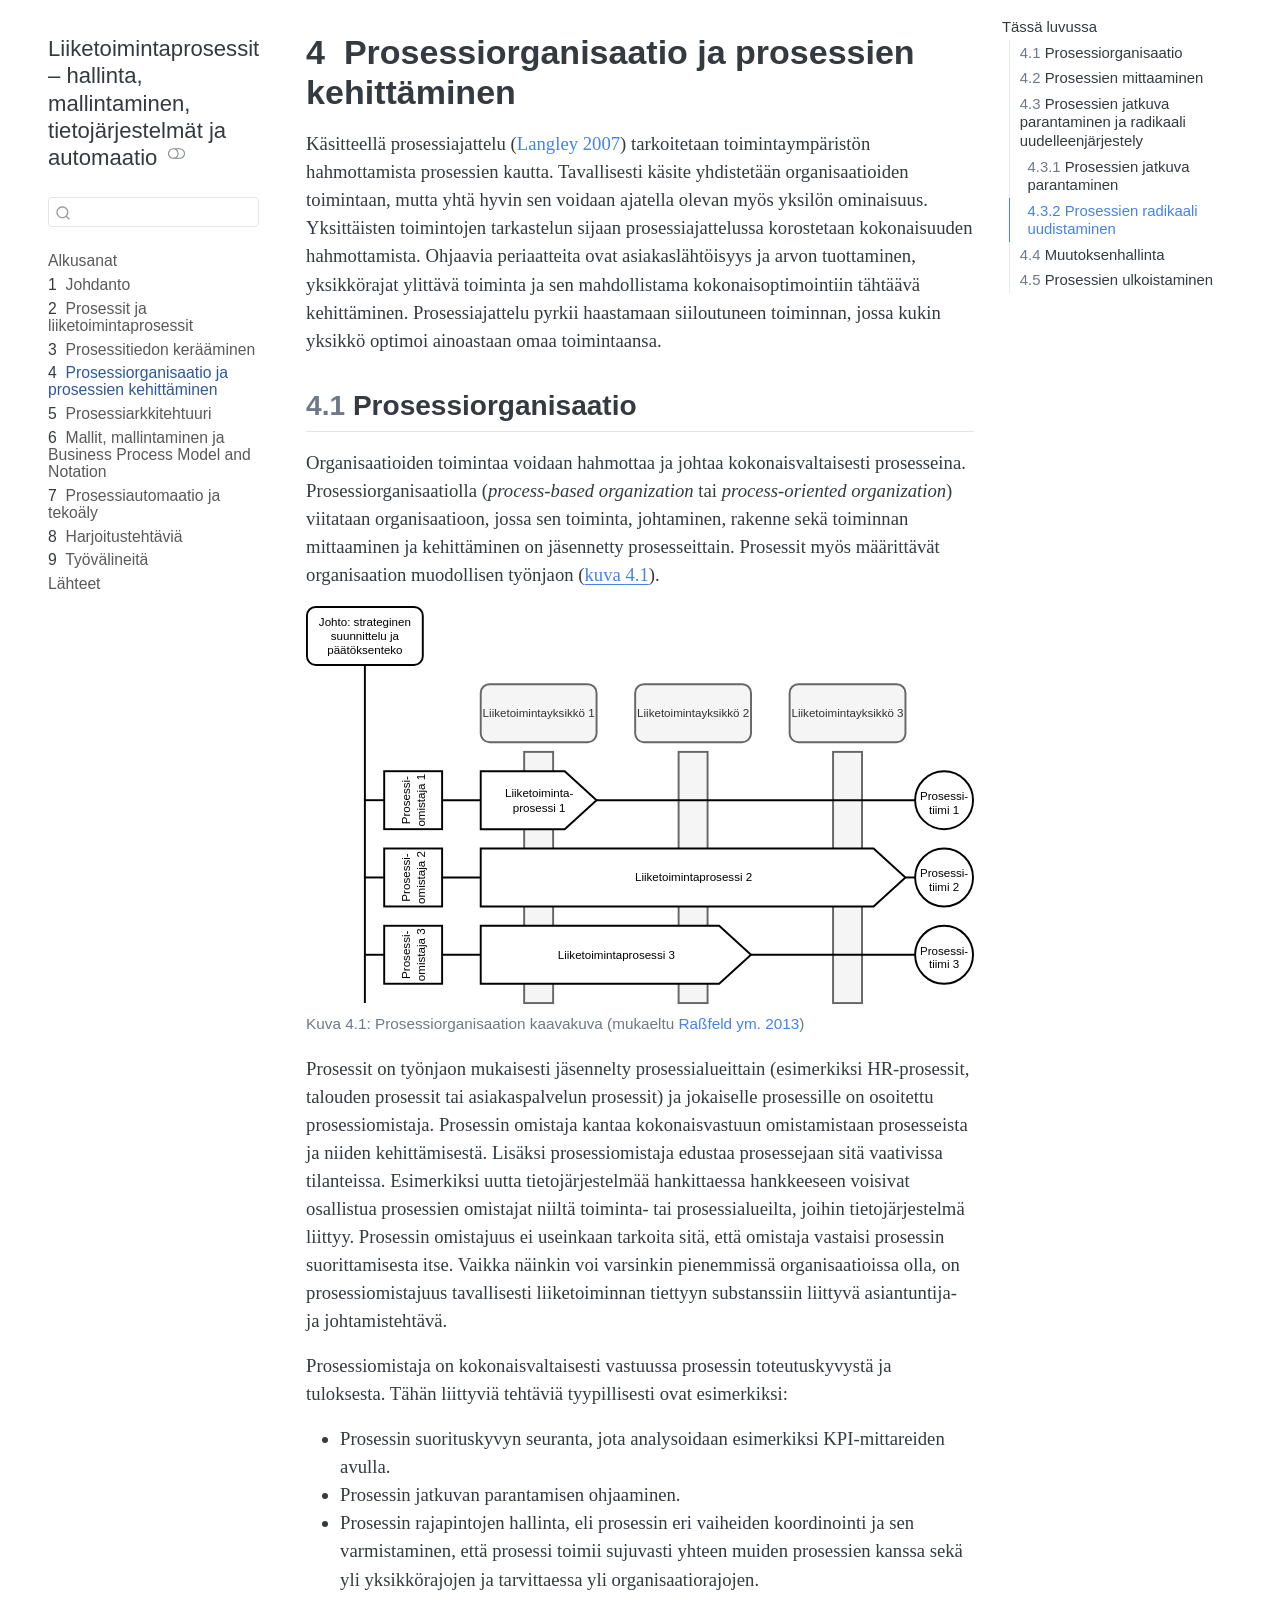
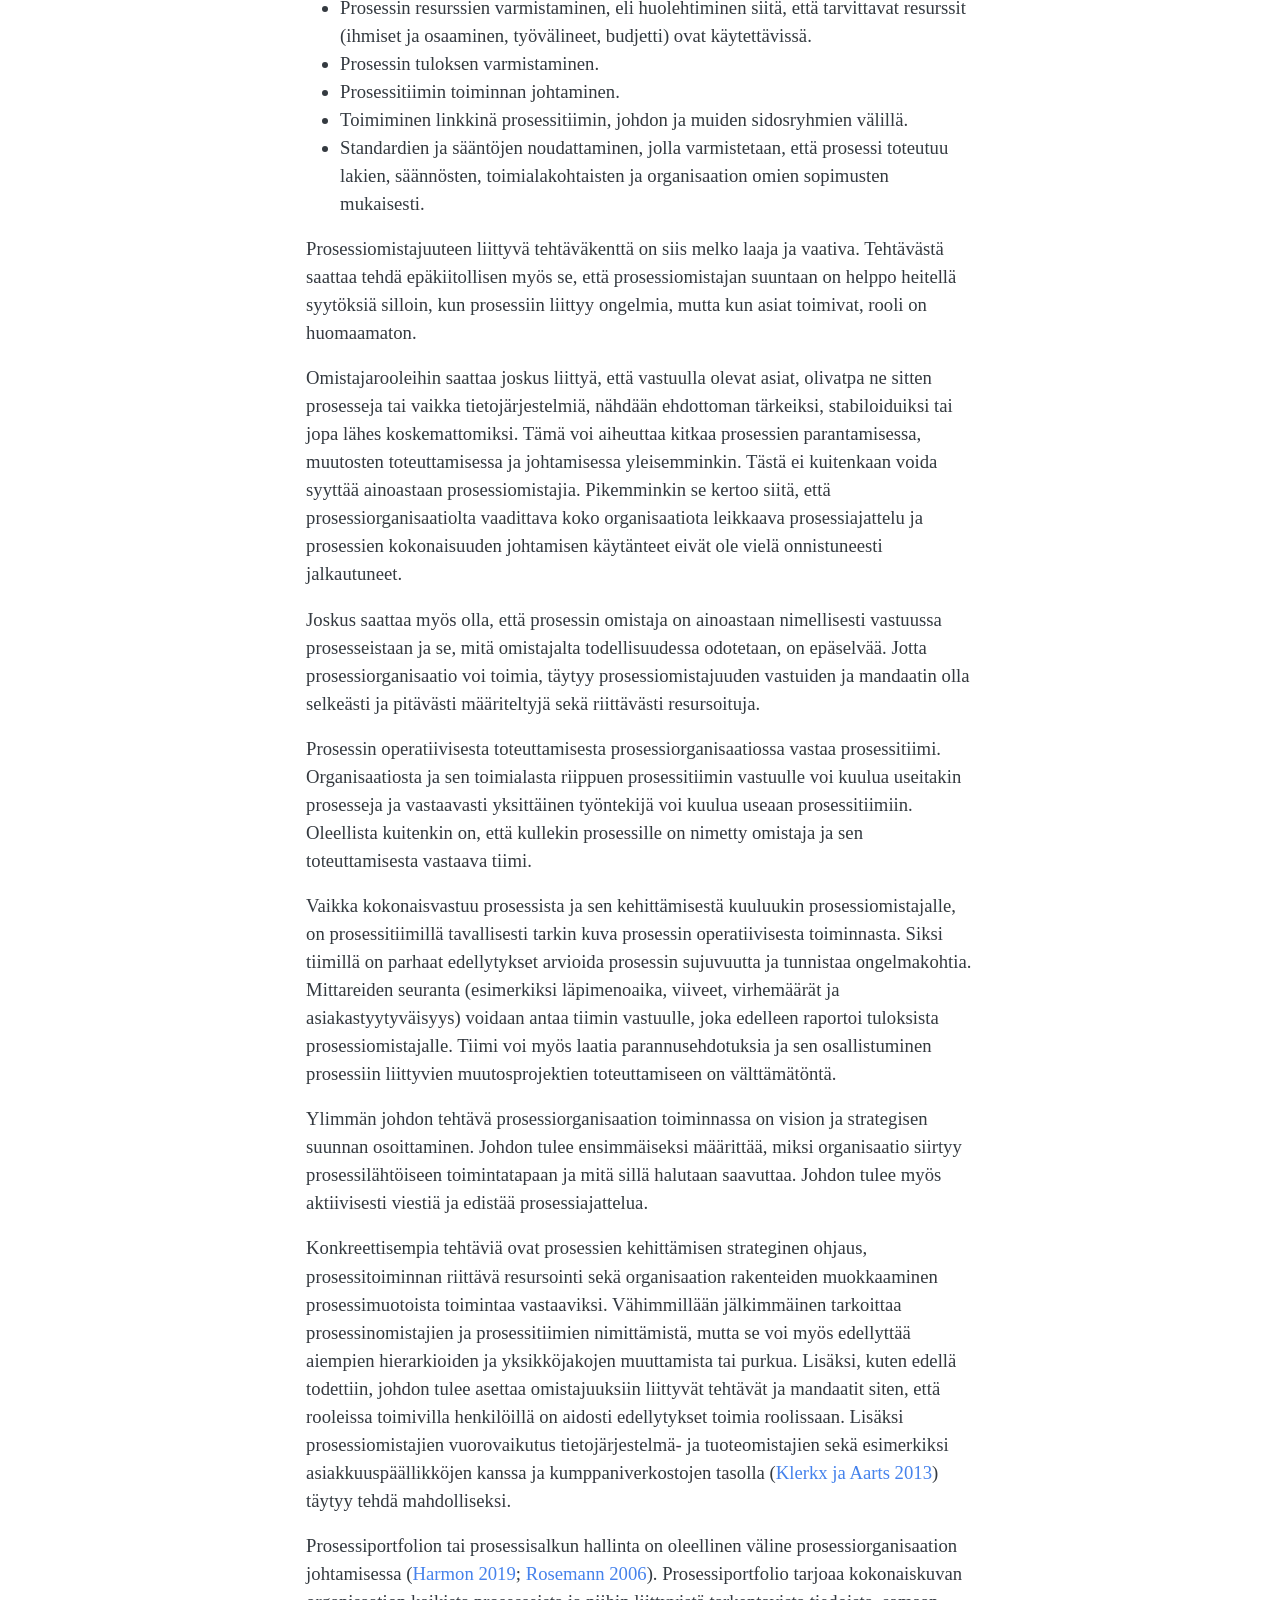
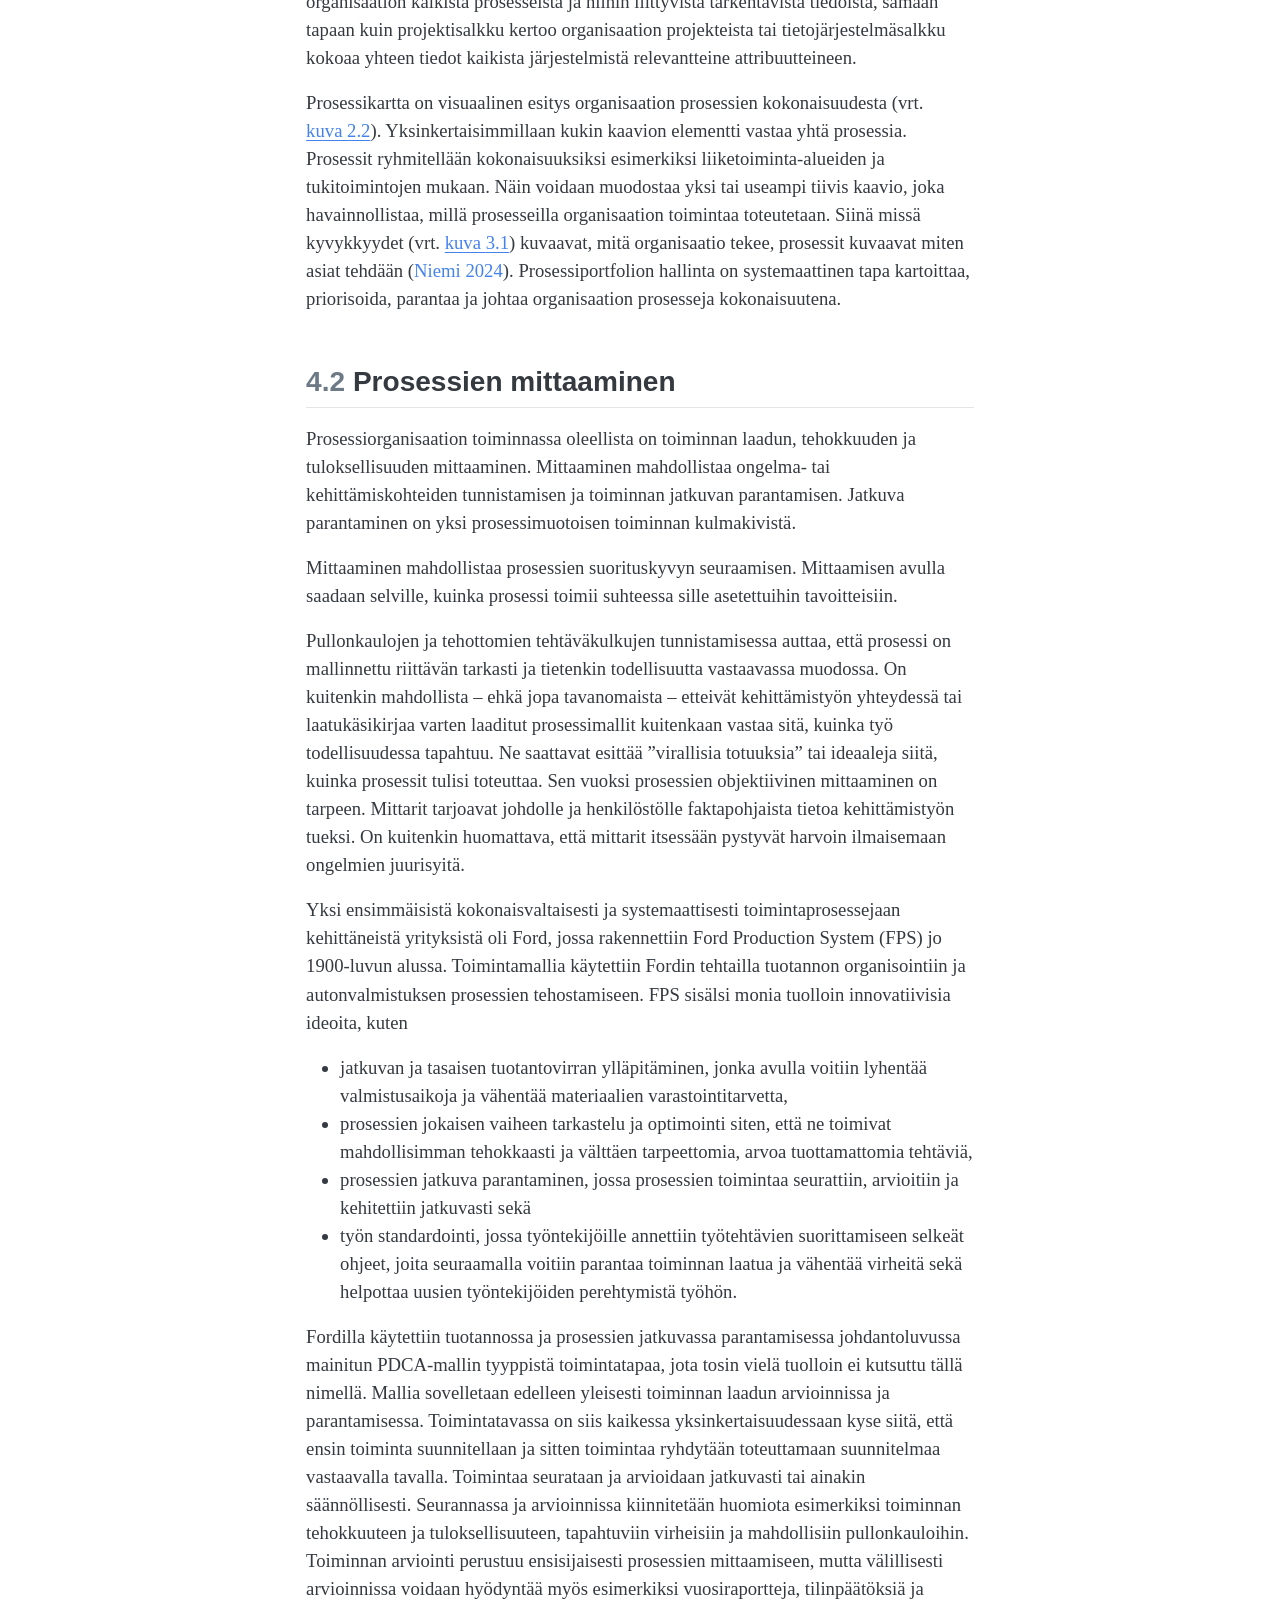
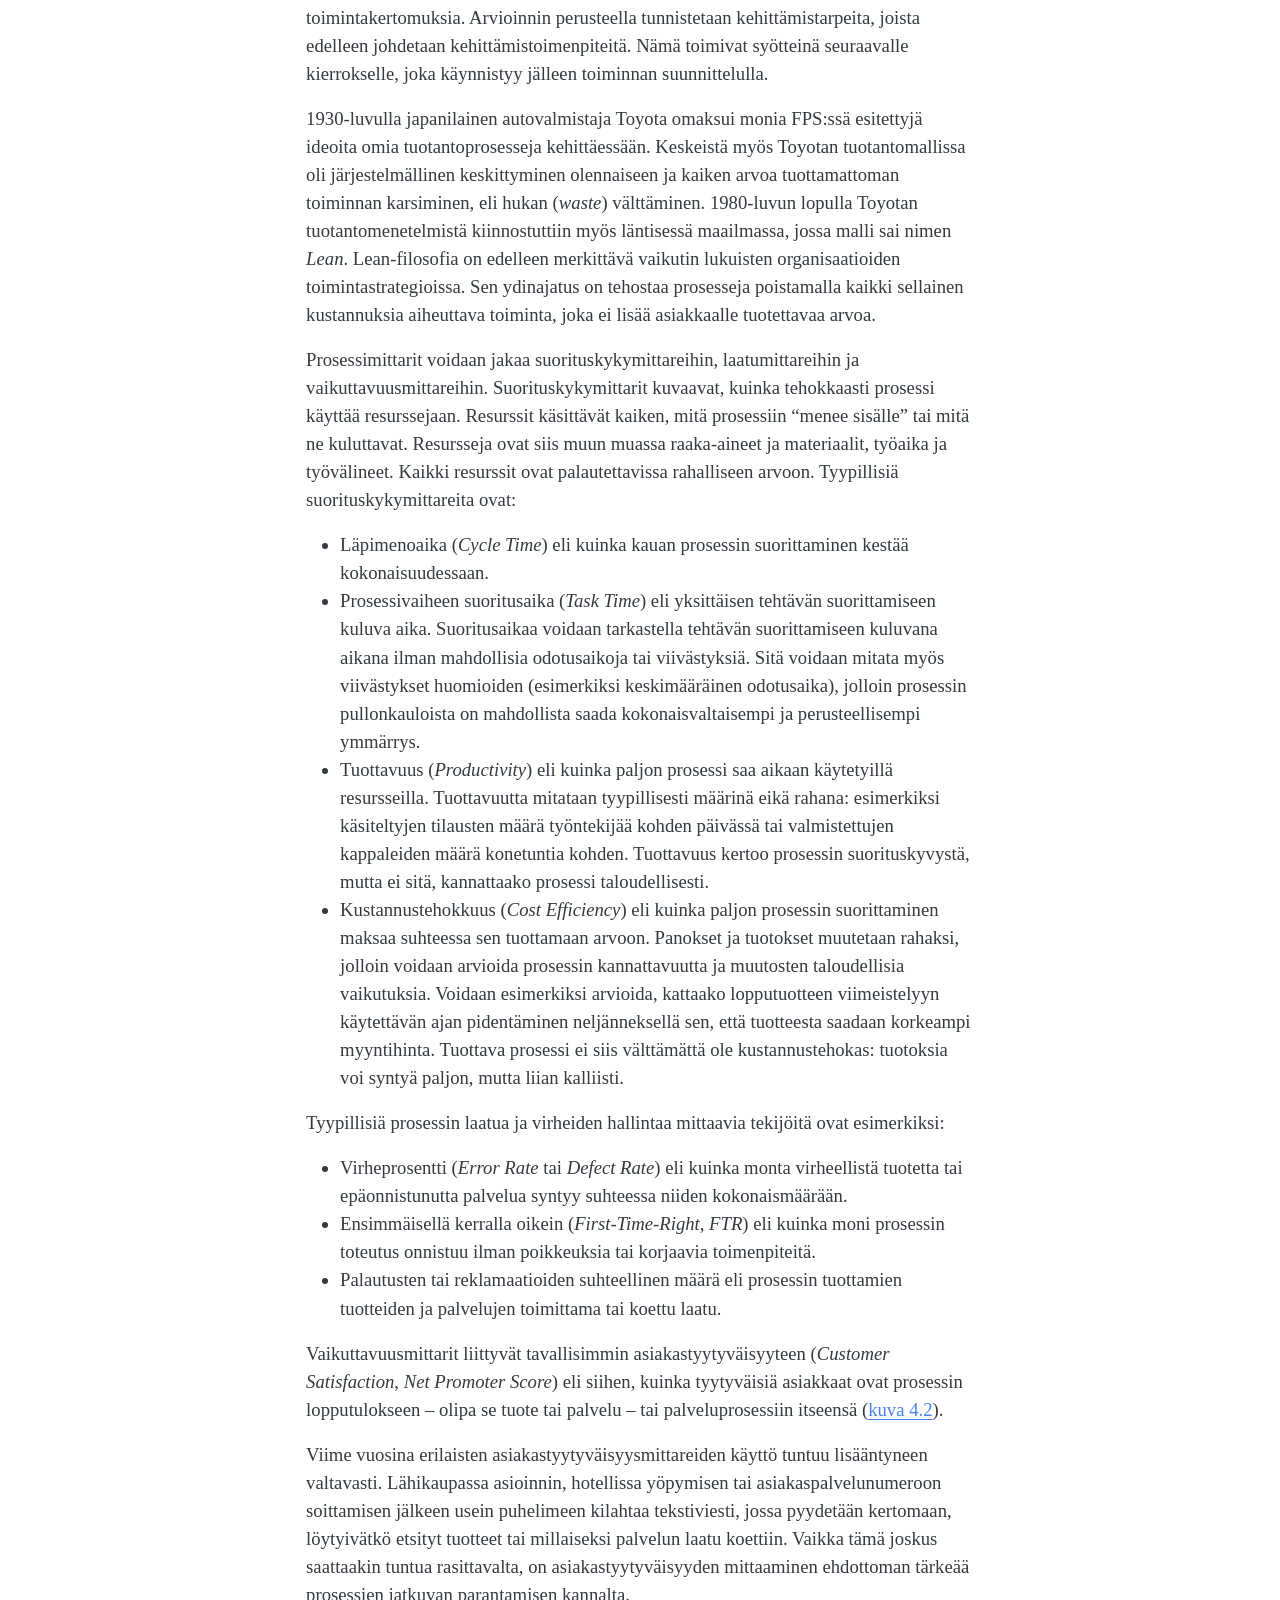
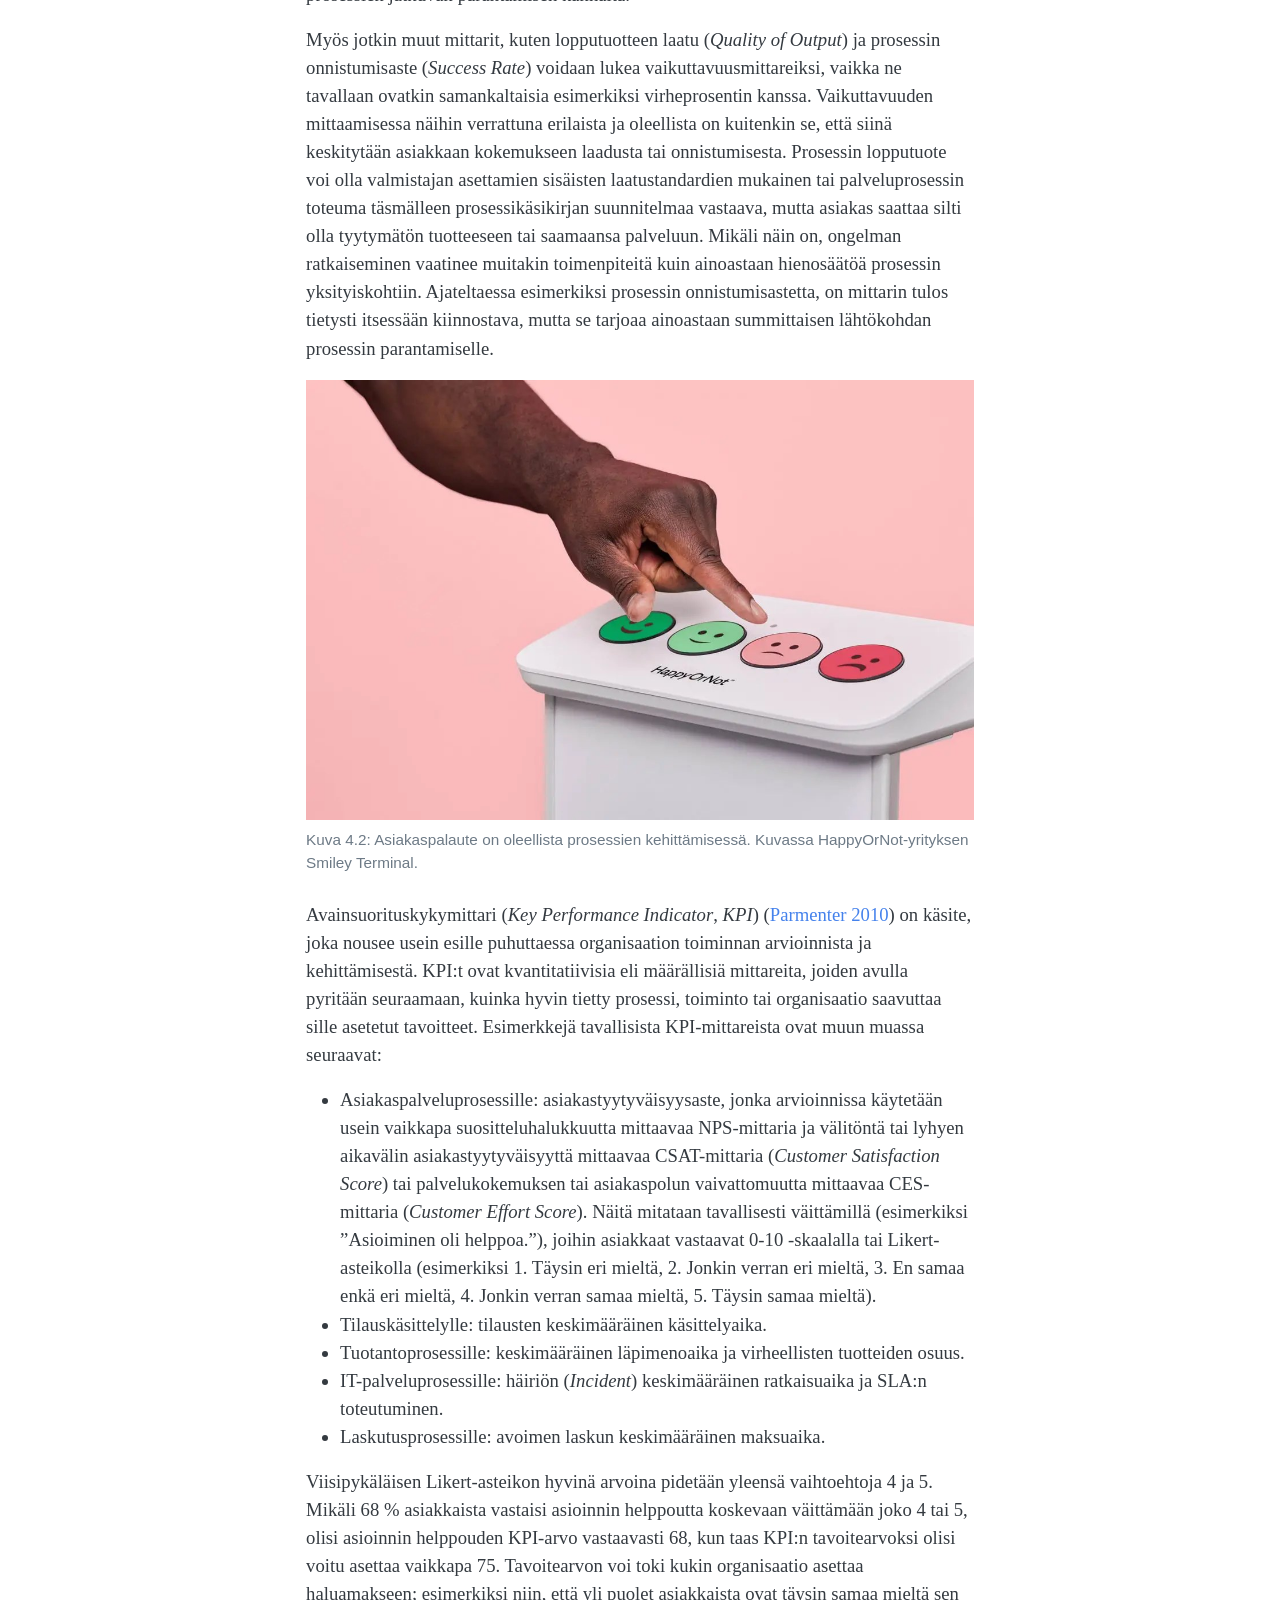
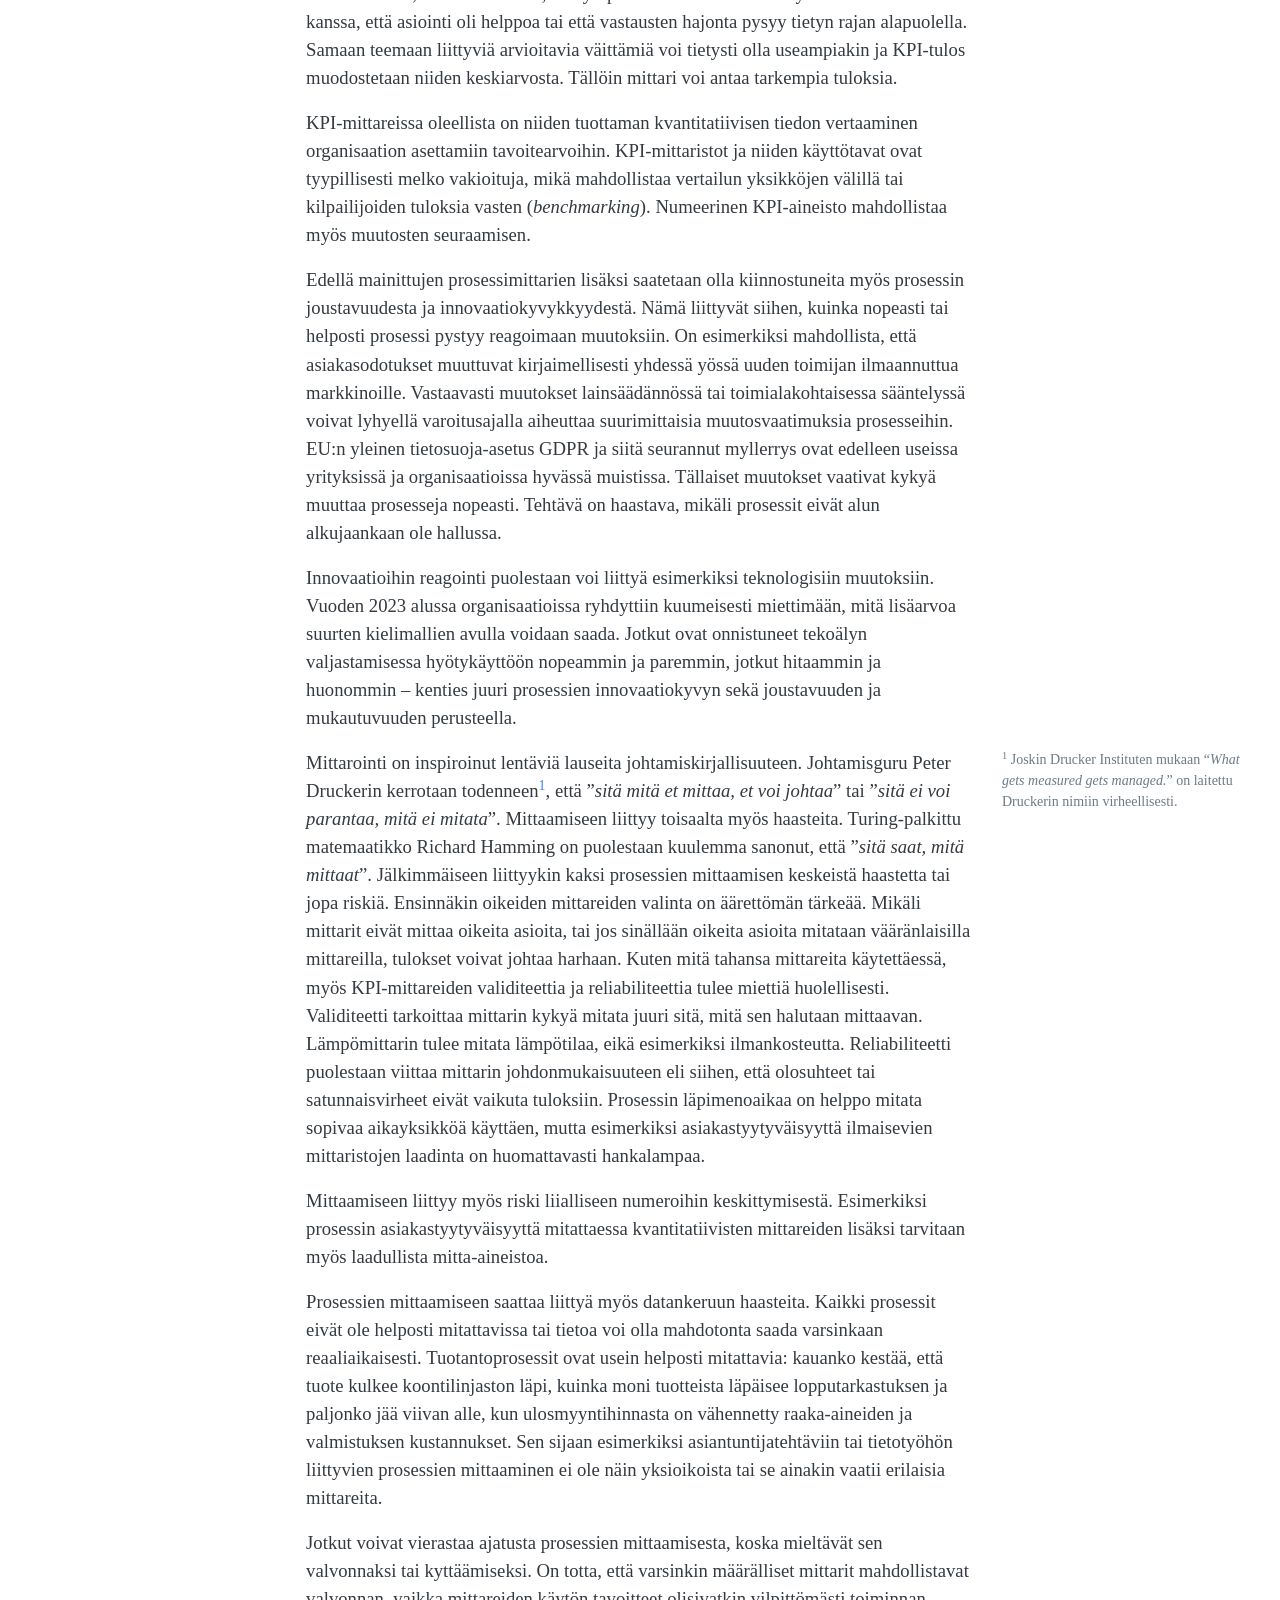
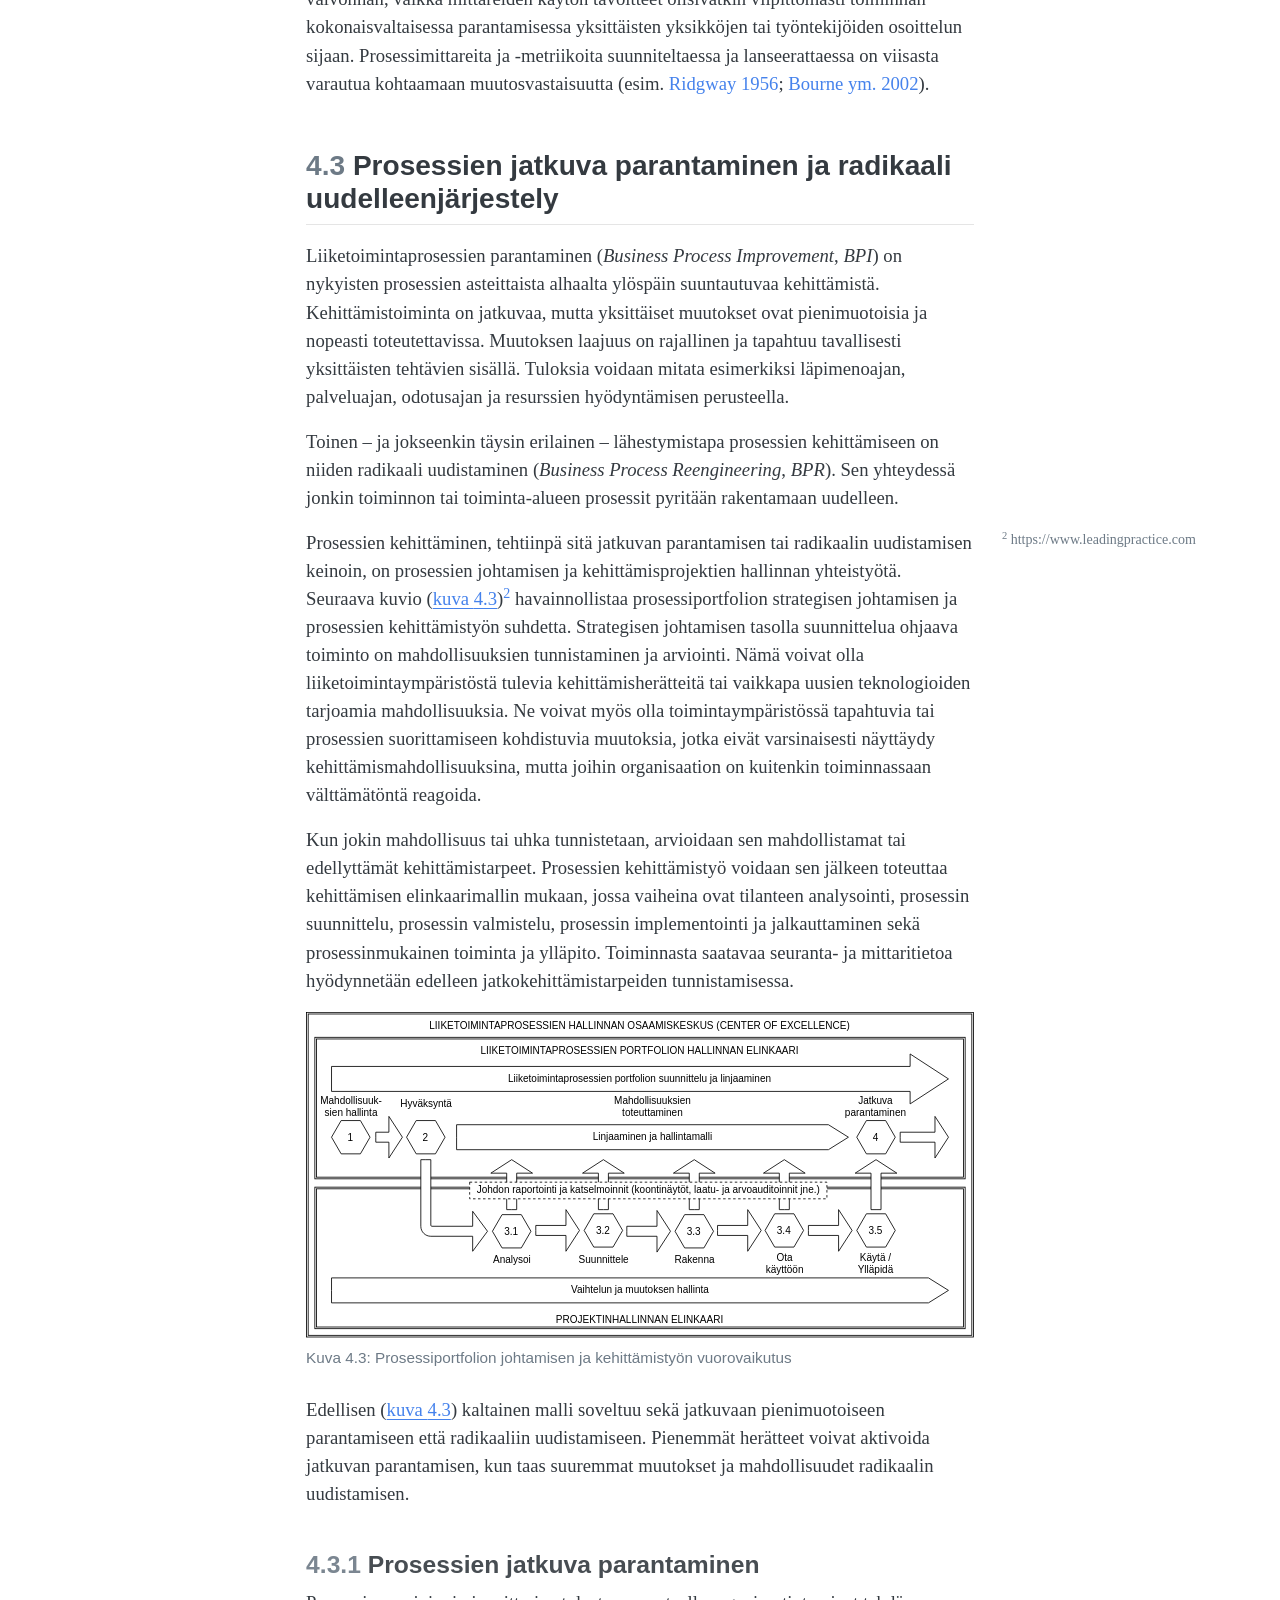
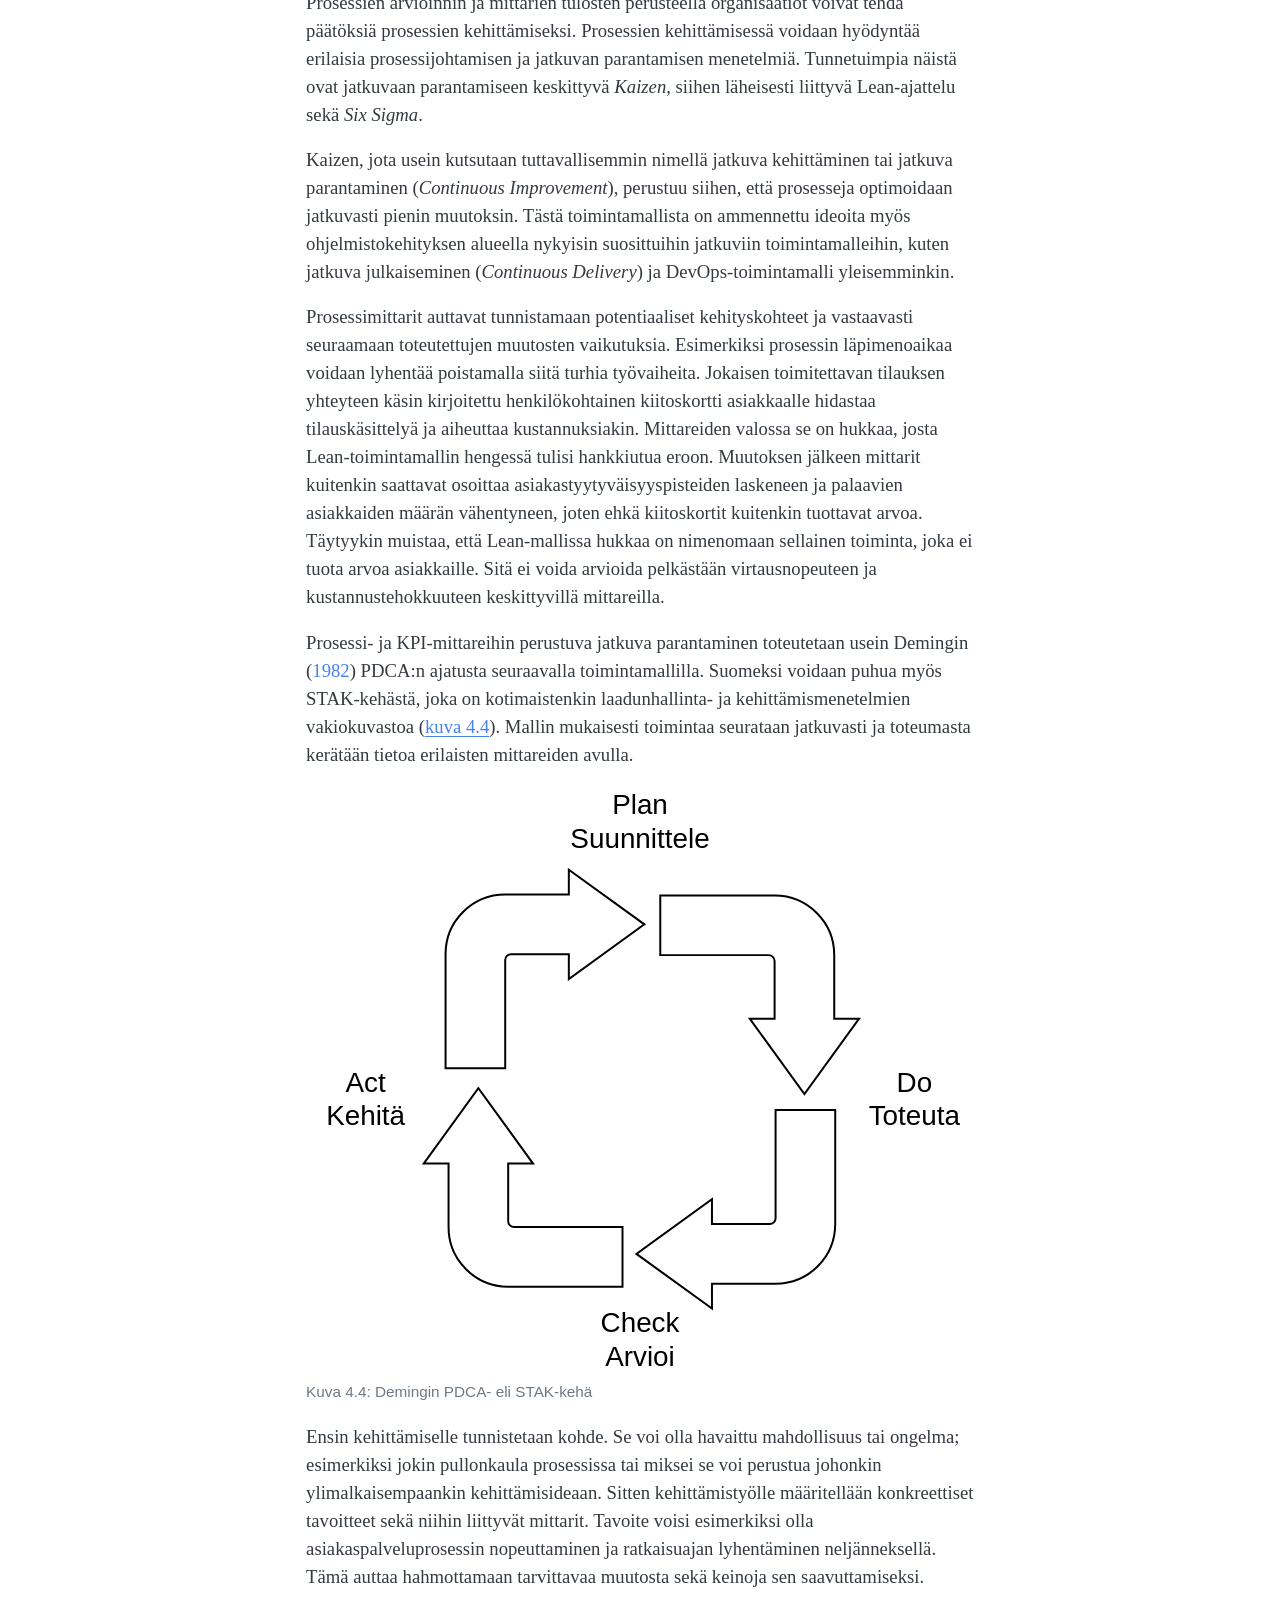
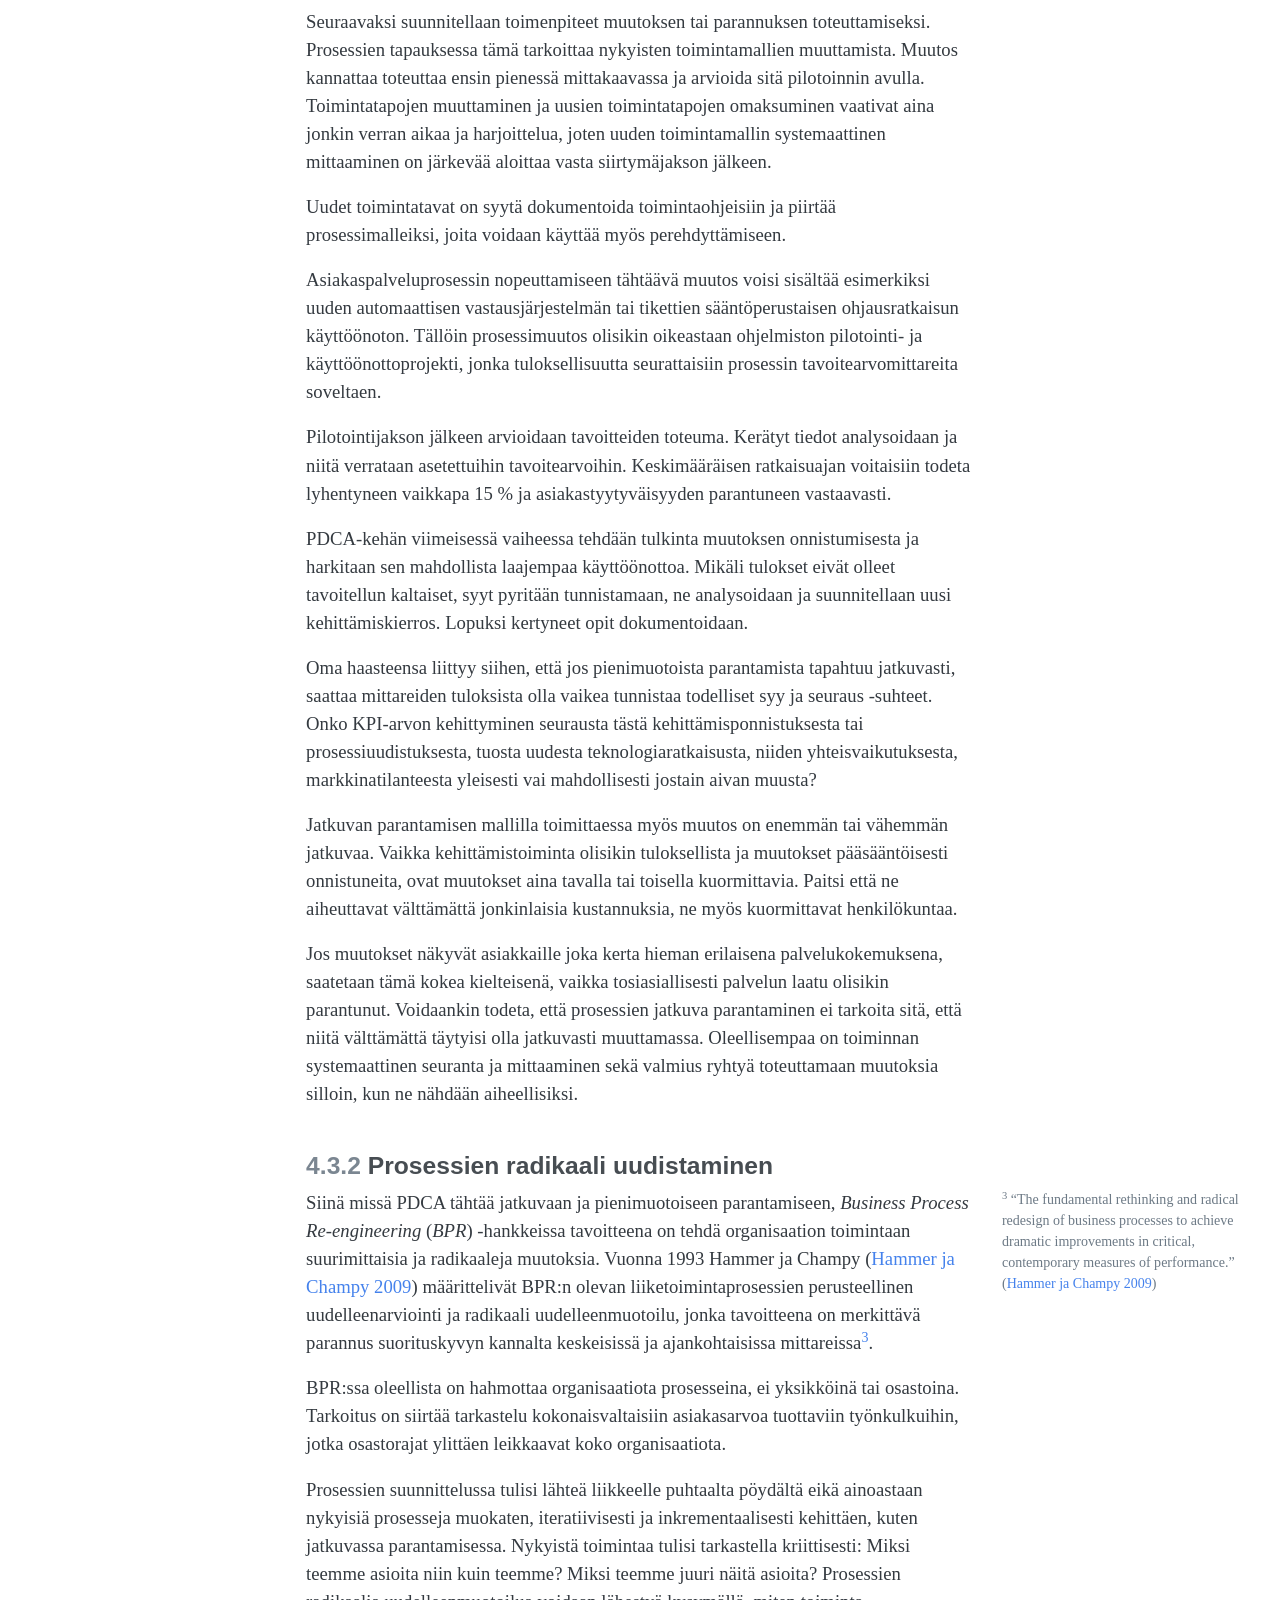
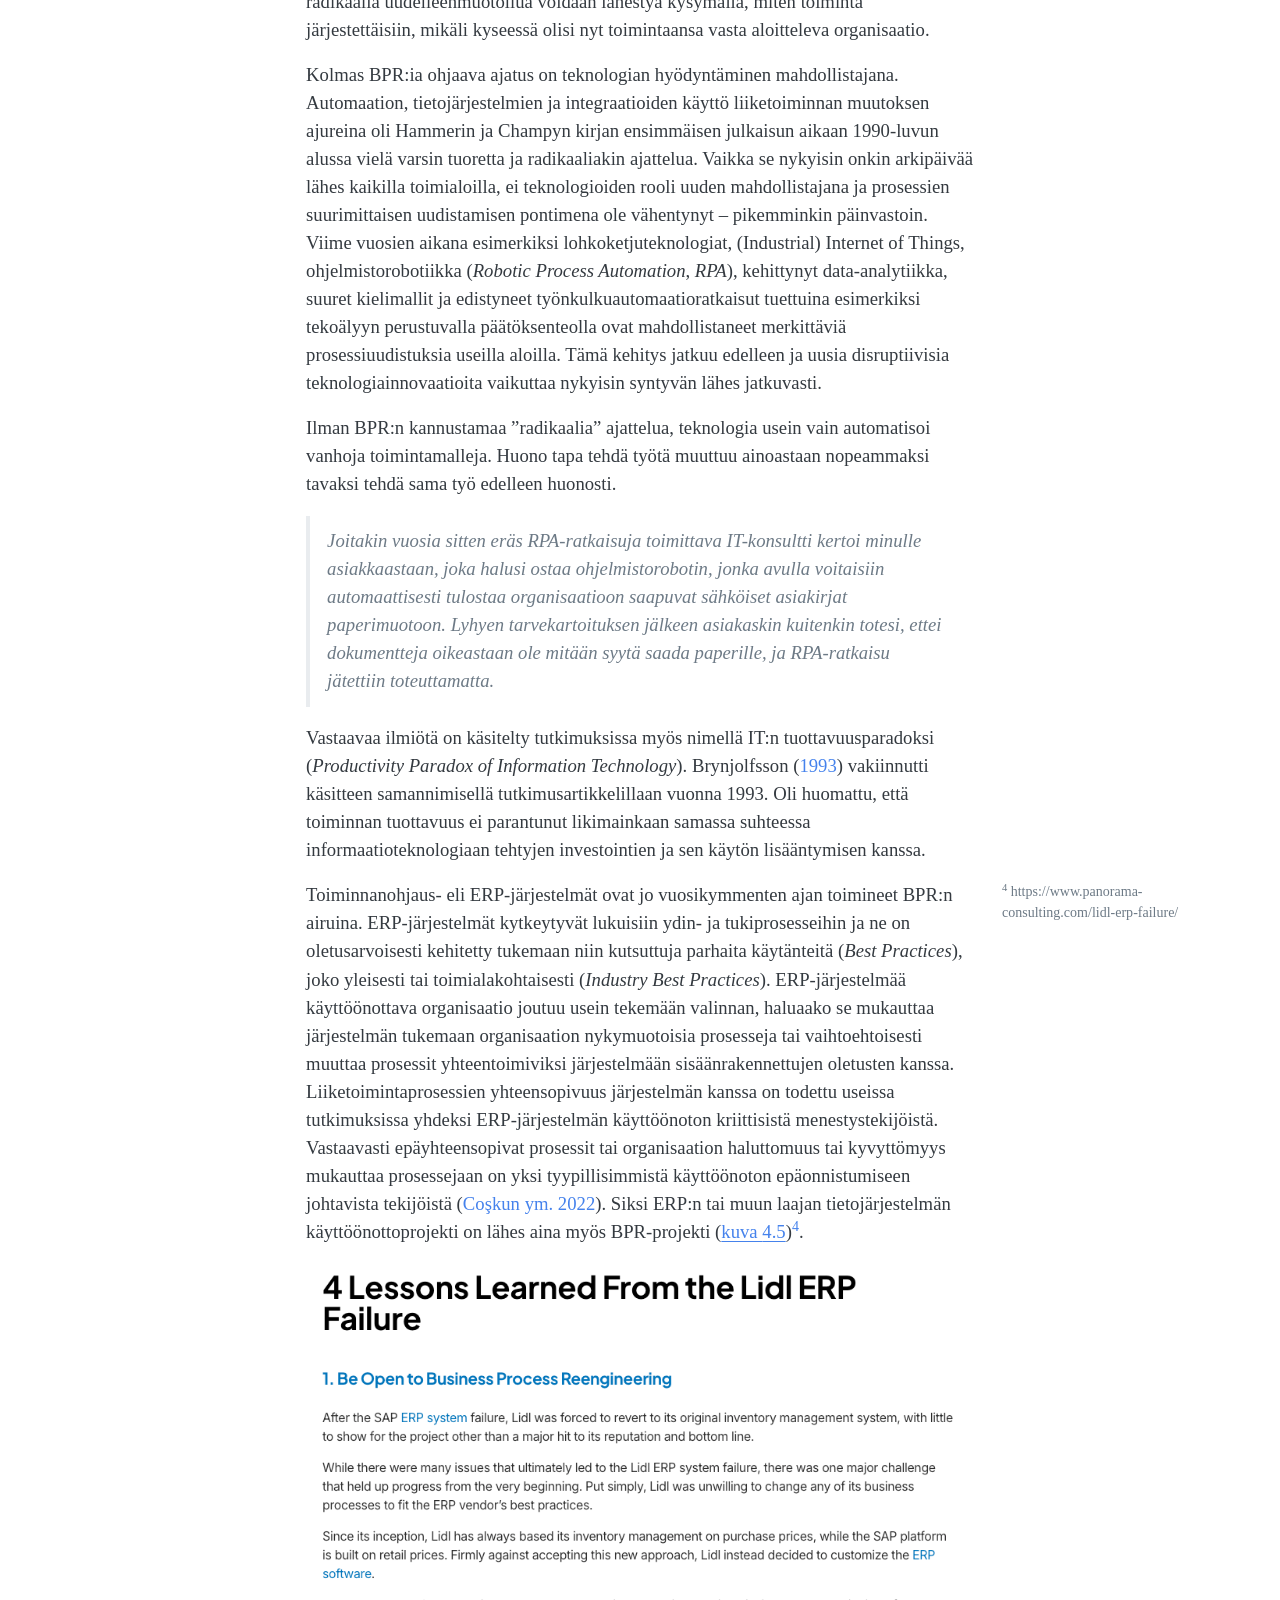
<file: prosessiorganisaatio_ja_prosessien_kehittaminen.html>
<!DOCTYPE html>
<html xmlns="http://www.w3.org/1999/xhtml" lang="fi" xml:lang="fi"><head>

<meta charset="utf-8">
<meta name="generator" content="quarto-1.10.19">

<meta name="viewport" content="width=device-width, initial-scale=1.0, user-scalable=yes">


<title>4&nbsp; Prosessiorganisaatio ja prosessien kehittäminen – Liiketoimintaprosessit -- hallinta, mallintaminen, tietojärjestelmät ja automaatio</title>
<style>
/* Default styles provided by pandoc.
** See https://pandoc.org/MANUAL.html#variables-for-html for config info.
*/
span.smallcaps{font-variant: small-caps;}
div.columns{display: flex; gap: 1.5em;}
div.column{flex: auto;}
@media screen {
div.columns{gap: min(4vw, 1.5em);}
div.column{overflow-x: auto;}
}
div.hanging-indent{margin-left: 1.5em; text-indent: -1.5em;}
ul.task-list{list-style: none;}
ul.task-list li input[type="checkbox"] {
  width: 0.8em;
  margin: 0 0.8em 0.2em -1em; /* quarto-specific, see https://github.com/quarto-dev/quarto-cli/issues/4556 */ 
  vertical-align: middle;
}
/* CSS for citations */
div.csl-bib-body { }
div.csl-entry {
  clear: both;
}
.hanging-indent div.csl-entry {
  margin-left:2em;
  text-indent:-2em;
}
div.csl-left-margin {
  min-width:2em;
  float:left;
}
div.csl-right-inline {
  margin-left:2em;
  padding-left:1em;
}
div.csl-indent {
  margin-left: 2em;
}</style>


<script src="site_libs/quarto-nav/quarto-nav.js"></script>
<script src="site_libs/quarto-nav/headroom.min.js"></script>
<script src="site_libs/clipboard/clipboard.min.js"></script>
<script src="site_libs/quarto-search/autocomplete.umd.js"></script>
<script src="site_libs/quarto-search/fuse.min.js"></script>
<script src="site_libs/quarto-search/quarto-search.js"></script>
<meta name="quarto:offset" content="./">
<link href="./prosessiarkkitehtuuri.html" rel="next">
<link href="./prosessitiedon_keraaminen.html" rel="prev">
<script src="site_libs/quarto-html/quarto.js" type="module"></script>
<script src="site_libs/quarto-html/tabsets/tabsets.js" type="module"></script>
<script src="site_libs/quarto-html/popper.min.js"></script>
<script src="site_libs/quarto-html/tippy.umd.min.js"></script>
<script src="site_libs/quarto-html/anchor.min.js"></script>
<link href="site_libs/quarto-html/tippy.css" rel="stylesheet">
<link href="site_libs/quarto-html/quarto-syntax-highlighting-bf27225e3a48a9273f3daa8f8e829971.css" rel="stylesheet" class="quarto-color-scheme" id="quarto-text-highlighting-styles">
<link href="site_libs/quarto-html/quarto-syntax-highlighting-dark-b626d73c4c936ccc3cb08be7d45d1df6.css" rel="stylesheet" class="quarto-color-scheme quarto-color-alternate" id="quarto-text-highlighting-styles">
<link href="site_libs/quarto-html/quarto-syntax-highlighting-bf27225e3a48a9273f3daa8f8e829971.css" rel="stylesheet" class="quarto-color-scheme-extra" id="quarto-text-highlighting-styles">
<script src="site_libs/bootstrap/bootstrap.min.js"></script>
<link href="site_libs/bootstrap/bootstrap-icons.css" rel="stylesheet">
<link href="site_libs/bootstrap/bootstrap-2a1a1914d861ccdc16544b75d36f383a.min.css" rel="stylesheet" append-hash="true" class="quarto-color-scheme" id="quarto-bootstrap" data-mode="light">
<link href="site_libs/bootstrap/bootstrap-dark-37a0ccb6f5b9899fcb884e11bb6f7458.min.css" rel="stylesheet" append-hash="true" class="quarto-color-scheme quarto-color-alternate" id="quarto-bootstrap" data-mode="dark">
<link href="site_libs/bootstrap/bootstrap-2a1a1914d861ccdc16544b75d36f383a.min.css" rel="stylesheet" append-hash="true" class="quarto-color-scheme-extra" id="quarto-bootstrap" data-mode="light">
<script src="site_libs/quarto-contrib/glightbox/glightbox.min.js"></script>
<link href="site_libs/quarto-contrib/glightbox/glightbox.min.css" rel="stylesheet">
<link href="site_libs/quarto-contrib/glightbox/lightbox.css" rel="stylesheet">
<script id="quarto-search-options" type="application/json">{
  "location": "sidebar",
  "copy-button": false,
  "collapse-after": 3,
  "panel-placement": "start",
  "type": "textbox",
  "limit": 50,
  "keyboard-shortcut": [
    "f",
    "/",
    "s"
  ],
  "show-item-context": false,
  "language": {
    "search-no-results-text": "Ei tuloksia",
    "search-matching-documents-text": "tulokset",
    "search-copy-link-title": "Kopioi linkki hakuun",
    "search-hide-matches-text": "Piilota loput tulokset",
    "search-more-match-text": "tulos tässä dokumentissa",
    "search-more-matches-text": "tulosta tässä dokumentissa",
    "search-clear-button-title": "Tyhjennä",
    "search-text-placeholder": "",
    "search-detached-cancel-button-title": "Peruuta",
    "search-submit-button-title": "Lähetä",
    "search-label": "Hae"
  }
}</script>


<link rel="stylesheet" href="styles.css">
</head>

<body class="nav-sidebar floating slimcontent quarto-light"><script id="quarto-html-before-body" type="application/javascript">
    const toggleBodyColorMode = (bsSheetEl) => {
      const mode = bsSheetEl.getAttribute("data-mode");
      const bodyEl = window.document.querySelector("body");
      if (mode === "dark") {
        bodyEl.classList.add("quarto-dark");
        bodyEl.classList.remove("quarto-light");
      } else {
        bodyEl.classList.add("quarto-light");
        bodyEl.classList.remove("quarto-dark");
      }
    }
    const toggleBodyColorPrimary = () => {
      const bsSheetEl = window.document.querySelector("link#quarto-bootstrap:not([rel=disabled-stylesheet])");
      if (bsSheetEl) {
        toggleBodyColorMode(bsSheetEl);
      }
    }
    const setColorSchemeToggle = (alternate) => {
      const toggles = window.document.querySelectorAll('.quarto-color-scheme-toggle');
      for (let i=0; i < toggles.length; i++) {
        const toggle = toggles[i];
        if (toggle) {
          if (alternate) {
            toggle.classList.add("alternate");
          } else {
            toggle.classList.remove("alternate");
          }
        }
      }
    };
    const toggleColorMode = (alternate) => {
      // Switch the stylesheets
      const primaryStylesheets = window.document.querySelectorAll('link.quarto-color-scheme:not(.quarto-color-alternate)');
      const alternateStylesheets = window.document.querySelectorAll('link.quarto-color-scheme.quarto-color-alternate');
      manageTransitions('#quarto-margin-sidebar .nav-link', false);
      if (alternate) {
        // note: dark is layered on light, we don't disable primary!
        enableStylesheet(alternateStylesheets);
        for (const sheetNode of alternateStylesheets) {
          if (sheetNode.id === "quarto-bootstrap") {
            toggleBodyColorMode(sheetNode);
          }
        }
      } else {
        disableStylesheet(alternateStylesheets);
        enableStylesheet(primaryStylesheets)
        toggleBodyColorPrimary();
      }
      manageTransitions('#quarto-margin-sidebar .nav-link', true);
      // Switch the toggles
      setColorSchemeToggle(alternate)
      // Hack to workaround the fact that safari doesn't
      // properly recolor the scrollbar when toggling (#1455)
      if (navigator.userAgent.indexOf('Safari') > 0 && navigator.userAgent.indexOf('Chrome') == -1) {
        manageTransitions("body", false);
        window.scrollTo(0, 1);
        setTimeout(() => {
          window.scrollTo(0, 0);
          manageTransitions("body", true);
        }, 40);
      }
    }
    const disableStylesheet = (stylesheets) => {
      for (let i=0; i < stylesheets.length; i++) {
        const stylesheet = stylesheets[i];
        stylesheet.rel = 'disabled-stylesheet';
      }
    }
    const enableStylesheet = (stylesheets) => {
      for (let i=0; i < stylesheets.length; i++) {
        const stylesheet = stylesheets[i];
        if(stylesheet.rel !== 'stylesheet') { // for Chrome, which will still FOUC without this check
          stylesheet.rel = 'stylesheet';
        }
      }
    }
    const manageTransitions = (selector, allowTransitions) => {
      const els = window.document.querySelectorAll(selector);
      for (let i=0; i < els.length; i++) {
        const el = els[i];
        if (allowTransitions) {
          el.classList.remove('notransition');
        } else {
          el.classList.add('notransition');
        }
      }
    }
    const isFileUrl = () => {
      return window.location.protocol === 'file:';
    }
    const hasAlternateSentinel = () => {
      let styleSentinel = getColorSchemeSentinel();
      if (styleSentinel !== null) {
        return styleSentinel === "alternate";
      } else {
        return false;
      }
    }
    const setStyleSentinel = (alternate) => {
      const value = alternate ? "alternate" : "default";
      if (!isFileUrl()) {
        window.localStorage.setItem("quarto-color-scheme", value);
      } else {
        localAlternateSentinel = value;
      }
    }
    const getColorSchemeSentinel = () => {
      if (!isFileUrl()) {
        const storageValue = window.localStorage.getItem("quarto-color-scheme");
        return storageValue != null ? storageValue : localAlternateSentinel;
      } else {
        return localAlternateSentinel;
      }
    }
    const toggleGiscusIfUsed = (isAlternate, darkModeDefault) => {
      const baseTheme = document.querySelector('#giscus-base-theme')?.value ?? 'light';
      const alternateTheme = document.querySelector('#giscus-alt-theme')?.value ?? 'dark';
      let newTheme = '';
      if(authorPrefersDark) {
        newTheme = isAlternate ? baseTheme : alternateTheme;
      } else {
        newTheme = isAlternate ? alternateTheme : baseTheme;
      }
      const changeGiscusTheme = () => {
        // From: https://github.com/giscus/giscus/issues/336
        const sendMessage = (message) => {
          const iframe = document.querySelector('iframe.giscus-frame');
          if (!iframe) return;
          iframe.contentWindow.postMessage({ giscus: message }, 'https://giscus.app');
        }
        sendMessage({
          setConfig: {
            theme: newTheme
          }
        });
      }
      const isGiscussLoaded = window.document.querySelector('iframe.giscus-frame') !== null;
      if (isGiscussLoaded) {
        changeGiscusTheme();
      }
    };
    const authorPrefersDark = false;
    const darkModeDefault = authorPrefersDark;
      document.querySelector('link#quarto-text-highlighting-styles.quarto-color-scheme-extra').rel = 'disabled-stylesheet';
      document.querySelector('link#quarto-bootstrap.quarto-color-scheme-extra').rel = 'disabled-stylesheet';
    let localAlternateSentinel = darkModeDefault ? 'alternate' : 'default';
    // Dark / light mode switch
    window.quartoToggleColorScheme = () => {
      // Read the current dark / light value
      let toAlternate = !hasAlternateSentinel();
      toggleColorMode(toAlternate);
      setStyleSentinel(toAlternate);
      toggleGiscusIfUsed(toAlternate, darkModeDefault);
      window.dispatchEvent(new Event('resize'));
    };
    // Switch to dark mode if need be
    if (hasAlternateSentinel()) {
      toggleColorMode(true);
    } else {
      toggleColorMode(false);
    }
  </script>

<div id="quarto-search-results"></div>
  <header id="quarto-header" class="headroom fixed-top">
  <nav class="quarto-secondary-nav">
    <div class="container-fluid d-flex">
      <button type="button" class="quarto-btn-toggle btn" data-bs-toggle="collapse" role="button" data-bs-target=".quarto-sidebar-collapse-item" aria-controls="quarto-sidebar" aria-expanded="false" aria-label="Vaihda sivupalkki" onclick="if (window.quartoToggleHeadroom) { window.quartoToggleHeadroom(); }">
        <i class="bi bi-layout-text-sidebar-reverse"></i>
      </button>
        <nav class="quarto-page-breadcrumbs" aria-label="breadcrumb"><ol class="breadcrumb"><li class="breadcrumb-item"><a href="./prosessiorganisaatio_ja_prosessien_kehittaminen.html"><span class="chapter-number">4</span>&nbsp; <span class="chapter-title">Prosessiorganisaatio ja prosessien kehittäminen</span></a></li></ol></nav>
        <a class="flex-grow-1" role="navigation" data-bs-toggle="collapse" data-bs-target=".quarto-sidebar-collapse-item" aria-controls="quarto-sidebar" aria-expanded="false" aria-label="Vaihda sivupalkki" onclick="if (window.quartoToggleHeadroom) { window.quartoToggleHeadroom(); }">      
        </a>
      <button type="button" class="btn quarto-search-button" aria-label="Hae" onclick="window.quartoOpenSearch();">
        <i class="bi bi-search"></i>
      </button>
    </div>
  </nav>
</header>
<!-- content -->
<div id="quarto-content" class="quarto-container page-columns page-rows-contents page-layout-article">
<!-- sidebar -->
  <nav id="quarto-sidebar" class="sidebar collapse collapse-horizontal quarto-sidebar-collapse-item sidebar-navigation floating overflow-auto">
    <div class="pt-lg-2 mt-2 text-left sidebar-header">
    <div class="sidebar-title mb-0 py-0">
      <a href="./">Liiketoimintaprosessit – hallinta, mallintaminen, tietojärjestelmät ja automaatio</a> 
        <div class="sidebar-tools-main">
  <a href="" class="quarto-color-scheme-toggle quarto-navigation-tool  px-1" onclick="window.quartoToggleColorScheme(); return false;" title="Tumma tila päälle/pois"><i class="bi"></i></a>
</div>
    </div>
      </div>
        <div class="mt-2 flex-shrink-0 align-items-center">
        <div class="sidebar-search">
        <div id="quarto-search" class="" title="Hae"></div>
        </div>
        </div>
    <div class="sidebar-menu-container"> 
    <ul class="list-unstyled mt-1">
        <li class="sidebar-item">
  <div class="sidebar-item-container"> 
  <a href="./index.html" class="sidebar-item-text sidebar-link">
 <span class="menu-text">Alkusanat</span></a>
  </div>
</li>
        <li class="sidebar-item">
  <div class="sidebar-item-container"> 
  <a href="./johdanto.html" class="sidebar-item-text sidebar-link">
 <span class="menu-text"><span class="chapter-number">1</span>&nbsp; <span class="chapter-title">Johdanto</span></span></a>
  </div>
</li>
        <li class="sidebar-item">
  <div class="sidebar-item-container"> 
  <a href="./prosessit_ja_liiketoimintaprosessit.html" class="sidebar-item-text sidebar-link">
 <span class="menu-text"><span class="chapter-number">2</span>&nbsp; <span class="chapter-title">Prosessit ja liiketoimintaprosessit</span></span></a>
  </div>
</li>
        <li class="sidebar-item">
  <div class="sidebar-item-container"> 
  <a href="./prosessitiedon_keraaminen.html" class="sidebar-item-text sidebar-link">
 <span class="menu-text"><span class="chapter-number">3</span>&nbsp; <span class="chapter-title">Prosessitiedon kerääminen</span></span></a>
  </div>
</li>
        <li class="sidebar-item">
  <div class="sidebar-item-container"> 
  <a href="./prosessiorganisaatio_ja_prosessien_kehittaminen.html" class="sidebar-item-text sidebar-link active">
 <span class="menu-text"><span class="chapter-number">4</span>&nbsp; <span class="chapter-title">Prosessiorganisaatio ja prosessien kehittäminen</span></span></a>
  </div>
</li>
        <li class="sidebar-item">
  <div class="sidebar-item-container"> 
  <a href="./prosessiarkkitehtuuri.html" class="sidebar-item-text sidebar-link">
 <span class="menu-text"><span class="chapter-number">5</span>&nbsp; <span class="chapter-title">Prosessiarkkitehtuuri</span></span></a>
  </div>
</li>
        <li class="sidebar-item">
  <div class="sidebar-item-container"> 
  <a href="./bpmn_ja_prosessien_kuvaaminen.html" class="sidebar-item-text sidebar-link">
 <span class="menu-text"><span class="chapter-number">6</span>&nbsp; <span class="chapter-title">Mallit, mallintaminen ja Business Process Model and Notation</span></span></a>
  </div>
</li>
        <li class="sidebar-item">
  <div class="sidebar-item-container"> 
  <a href="./prosessiautomaatio.html" class="sidebar-item-text sidebar-link">
 <span class="menu-text"><span class="chapter-number">7</span>&nbsp; <span class="chapter-title">Prosessiautomaatio ja tekoäly</span></span></a>
  </div>
</li>
        <li class="sidebar-item">
  <div class="sidebar-item-container"> 
  <a href="./tehtavat.html" class="sidebar-item-text sidebar-link">
 <span class="menu-text"><span class="chapter-number">8</span>&nbsp; <span class="chapter-title">Harjoitustehtäviä</span></span></a>
  </div>
</li>
        <li class="sidebar-item">
  <div class="sidebar-item-container"> 
  <a href="./tyovalineita.html" class="sidebar-item-text sidebar-link">
 <span class="menu-text"><span class="chapter-number">9</span>&nbsp; <span class="chapter-title">Työvälineitä</span></span></a>
  </div>
</li>
        <li class="sidebar-item">
  <div class="sidebar-item-container"> 
  <a href="./references.html" class="sidebar-item-text sidebar-link">
 <span class="menu-text">Lähteet</span></a>
  </div>
</li>
    </ul>
    </div>
</nav>
<div id="quarto-sidebar-glass" class="quarto-sidebar-collapse-item" data-bs-toggle="collapse" data-bs-target=".quarto-sidebar-collapse-item"></div>
<!-- margin-sidebar -->
    <div id="quarto-margin-sidebar" class="sidebar margin-sidebar">
        <nav id="TOC" role="doc-toc" class="toc-active">
    <h2 id="toc-title">Tässä luvussa</h2>
   
  <ul>
  <li><a href="#prosessiorganisaatio" id="toc-prosessiorganisaatio" class="nav-link active" data-scroll-target="#prosessiorganisaatio"><span class="header-section-number">4.1</span> Prosessiorganisaatio</a></li>
  <li><a href="#prosessien-mittaaminen" id="toc-prosessien-mittaaminen" class="nav-link" data-scroll-target="#prosessien-mittaaminen"><span class="header-section-number">4.2</span> Prosessien mittaaminen</a></li>
  <li><a href="#prosessien-jatkuva-parantaminen-ja-radikaali-uudelleenjärjestely" id="toc-prosessien-jatkuva-parantaminen-ja-radikaali-uudelleenjärjestely" class="nav-link" data-scroll-target="#prosessien-jatkuva-parantaminen-ja-radikaali-uudelleenjärjestely"><span class="header-section-number">4.3</span> Prosessien jatkuva parantaminen ja radikaali uudelleenjärjestely</a>
  <ul>
  <li><a href="#prosessien-jatkuva-parantaminen" id="toc-prosessien-jatkuva-parantaminen" class="nav-link" data-scroll-target="#prosessien-jatkuva-parantaminen"><span class="header-section-number">4.3.1</span> Prosessien jatkuva parantaminen</a></li>
  <li><a href="#prosessien-radikaali-uudistaminen" id="toc-prosessien-radikaali-uudistaminen" class="nav-link" data-scroll-target="#prosessien-radikaali-uudistaminen"><span class="header-section-number">4.3.2</span> Prosessien radikaali uudistaminen</a></li>
  </ul></li>
  <li><a href="#muutoksenhallinta" id="toc-muutoksenhallinta" class="nav-link" data-scroll-target="#muutoksenhallinta"><span class="header-section-number">4.4</span> Muutoksenhallinta</a></li>
  <li><a href="#prosessien-ulkoistaminen" id="toc-prosessien-ulkoistaminen" class="nav-link" data-scroll-target="#prosessien-ulkoistaminen"><span class="header-section-number">4.5</span> Prosessien ulkoistaminen</a></li>
  </ul>
</nav>
    </div>
<!-- main -->
<main class="content page-columns page-full" id="quarto-document-content">


<header id="title-block-header" class="quarto-title-block default">
<div class="quarto-title">
<h1 class="title"><span class="chapter-number">4</span>&nbsp; <span class="chapter-title">Prosessiorganisaatio ja prosessien kehittäminen</span></h1>
</div>



<div class="quarto-title-meta">

    
  
    
  </div>
  


</header>


<p>Käsitteellä prosessiajattelu <span class="citation" data-cites="langley2007process">(<a href="references.html#ref-langley2007process" role="doc-biblioref">Langley 2007</a>)</span> tarkoitetaan toimintaympäristön hahmottamista prosessien kautta. Tavallisesti käsite yhdistetään organisaatioiden toimintaan, mutta yhtä hyvin sen voidaan ajatella olevan myös yksilön ominaisuus. Yksittäisten toimintojen tarkastelun sijaan prosessiajattelussa korostetaan kokonaisuuden hahmottamista. Ohjaavia periaatteita ovat asiakaslähtöisyys ja arvon tuottaminen, yksikkörajat ylittävä toiminta ja sen mahdollistama kokonaisoptimointiin tähtäävä kehittäminen. Prosessiajattelu pyrkii haastamaan siiloutuneen toiminnan, jossa kukin yksikkö optimoi ainoastaan omaa toimintaansa. <!-- Tässä luvussa käsitellään aluksi prosessiorganisaation käsitettä, joka on tavallaan prosessiajattelun laaja ja konkreettinen ilmentymä. Sen jälkeen tarkastellaan prosessien mittaamista sekä sen mahdollistamaa prosessien kehittämistä. Lopuksi perehdytään prosessien ulkoistamiseen, jonka onnistumisen edellytyksenä voidaan pitää organisaation kykyä prosessiajatteluun.--></p>
<section id="prosessiorganisaatio" class="level2" data-number="4.1">
<h2 data-number="4.1" class="anchored" data-anchor-id="prosessiorganisaatio"><span class="header-section-number">4.1</span> Prosessiorganisaatio</h2>
<p>Organisaatioiden toimintaa voidaan hahmottaa ja johtaa kokonaisvaltaisesti prosesseina. Prosessiorganisaatiolla (<em>process-based organization</em> tai <em>process-oriented organization</em>) viitataan organisaatioon, jossa sen toiminta, johtaminen, rakenne sekä toiminnan mittaaminen ja kehittäminen on jäsennetty prosesseittain. Prosessit myös määrittävät organisaation muodollisen työnjaon (<a href="#fig-prosessiorganisaatio" class="quarto-xref">kuva&nbsp;<span>4.1</span></a>).</p>
<div id="fig-prosessiorganisaatio" class="quarto-float quarto-figure quarto-figure-center anchored" alt="Esimerkki prosessiorganisaation rakenteesta.">
<figure class="quarto-float quarto-float-fig figure">
<div aria-describedby="fig-prosessiorganisaatio-caption-0ceaefa1-69ba-4598-a22c-09a6ac19f8ca">
<a href="kuviot/prosessiorganisaatio.svg" class="lightbox" data-gallery="quarto-lightbox-gallery-1" title="Kuva&nbsp;4.1: Prosessiorganisaation kaavakuva [mukaeltu @rassfeld2013integrated]"><img src="kuviot/prosessiorganisaatio.svg" class="img-fluid figure-img" alt="Esimerkki prosessiorganisaation rakenteesta."></a>
</div>
<figcaption class="quarto-float-caption-bottom quarto-float-caption quarto-float-fig" id="fig-prosessiorganisaatio-caption-0ceaefa1-69ba-4598-a22c-09a6ac19f8ca">
Kuva&nbsp;4.1: Prosessiorganisaation kaavakuva <span class="citation" data-cites="rassfeld2013integrated">(mukaeltu <a href="references.html#ref-rassfeld2013integrated" role="doc-biblioref">Raßfeld ym. 2013</a>)</span>
</figcaption>
</figure>
</div>
<p>Prosessit on työnjaon mukaisesti jäsennelty prosessialueittain (esimerkiksi HR-prosessit, talouden prosessit tai asiakaspalvelun prosessit) ja jokaiselle prosessille on osoitettu prosessiomistaja. Prosessin omistaja kantaa kokonaisvastuun omistamistaan prosesseista ja niiden kehittämisestä. Lisäksi prosessiomistaja edustaa prosessejaan sitä vaativissa tilanteissa. Esimerkiksi uutta tietojärjestelmää hankittaessa hankkeeseen voisivat osallistua prosessien omistajat niiltä toiminta- tai prosessialueilta, joihin tietojärjestelmä liittyy. Prosessin omistajuus ei useinkaan tarkoita sitä, että omistaja vastaisi prosessin suorittamisesta itse. Vaikka näinkin voi varsinkin pienemmissä organisaatioissa olla, on prosessiomistajuus tavallisesti liiketoiminnan tiettyyn substanssiin liittyvä asiantuntija- ja johtamistehtävä.</p>
<p>Prosessiomistaja on kokonaisvaltaisesti vastuussa prosessin toteutuskyvystä ja tuloksesta. Tähän liittyviä tehtäviä tyypillisesti ovat esimerkiksi:</p>
<ul>
<li>Prosessin suorituskyvyn seuranta, jota analysoidaan esimerkiksi KPI-mittareiden avulla.</li>
<li>Prosessin jatkuvan parantamisen ohjaaminen.</li>
<li>Prosessin rajapintojen hallinta, eli prosessin eri vaiheiden koordinointi ja sen varmistaminen, että prosessi toimii sujuvasti yhteen muiden prosessien kanssa sekä yli yksikkörajojen ja tarvittaessa yli organisaatiorajojen.</li>
<li>Prosessin resurssien varmistaminen, eli huolehtiminen siitä, että tarvittavat resurssit (ihmiset ja osaaminen, työvälineet, budjetti) ovat käytettävissä.</li>
<li>Prosessin tuloksen varmistaminen.</li>
<li>Prosessitiimin toiminnan johtaminen.</li>
<li>Toimiminen linkkinä prosessitiimin, johdon ja muiden sidosryhmien välillä.</li>
<li>Standardien ja sääntöjen noudattaminen, jolla varmistetaan, että prosessi toteutuu lakien, säännösten, toimialakohtaisten ja organisaation omien sopimusten mukaisesti.</li>
</ul>
<p>Prosessiomistajuuteen liittyvä tehtäväkenttä on siis melko laaja ja vaativa. Tehtävästä saattaa tehdä epäkiitollisen myös se, että prosessiomistajan suuntaan on helppo heitellä syytöksiä silloin, kun prosessiin liittyy ongelmia, mutta kun asiat toimivat, rooli on huomaamaton.</p>
<p>Omistajarooleihin saattaa joskus liittyä, että vastuulla olevat asiat, olivatpa ne sitten prosesseja tai vaikka tietojärjestelmiä, nähdään ehdottoman tärkeiksi, stabiloiduiksi tai jopa lähes koskemattomiksi. Tämä voi aiheuttaa kitkaa prosessien parantamisessa, muutosten toteuttamisessa ja johtamisessa yleisemminkin. Tästä ei kuitenkaan voida syyttää ainoastaan prosessiomistajia. Pikemminkin se kertoo siitä, että prosessiorganisaatiolta vaadittava koko organisaatiota leikkaava prosessiajattelu ja prosessien kokonaisuuden johtamisen käytänteet eivät ole vielä onnistuneesti jalkautuneet.</p>
<p>Joskus saattaa myös olla, että prosessin omistaja on ainoastaan nimellisesti vastuussa prosesseistaan ja se, mitä omistajalta todellisuudessa odotetaan, on epäselvää. Jotta prosessiorganisaatio voi toimia, täytyy prosessiomistajuuden vastuiden ja mandaatin olla selkeästi ja pitävästi määriteltyjä sekä riittävästi resursoituja.</p>
<p>Prosessin operatiivisesta toteuttamisesta prosessiorganisaatiossa vastaa prosessitiimi. Organisaatiosta ja sen toimialasta riippuen prosessitiimin vastuulle voi kuulua useitakin prosesseja ja vastaavasti yksittäinen työntekijä voi kuulua useaan prosessitiimiin. Oleellista kuitenkin on, että kullekin prosessille on nimetty omistaja ja sen toteuttamisesta vastaava tiimi.</p>
<p>Vaikka kokonaisvastuu prosessista ja sen kehittämisestä kuuluukin prosessiomistajalle, on prosessitiimillä tavallisesti tarkin kuva prosessin operatiivisesta toiminnasta. Siksi tiimillä on parhaat edellytykset arvioida prosessin sujuvuutta ja tunnistaa ongelmakohtia. Mittareiden seuranta (esimerkiksi läpimenoaika, viiveet, virhemäärät ja asiakastyytyväisyys) voidaan antaa tiimin vastuulle, joka edelleen raportoi tuloksista prosessiomistajalle. Tiimi voi myös laatia parannusehdotuksia ja sen osallistuminen prosessiin liittyvien muutosprojektien toteuttamiseen on välttämätöntä.</p>
<p>Ylimmän johdon tehtävä prosessiorganisaation toiminnassa on vision ja strategisen suunnan osoittaminen. Johdon tulee ensimmäiseksi määrittää, miksi organisaatio siirtyy prosessilähtöiseen toimintatapaan ja mitä sillä halutaan saavuttaa. Johdon tulee myös aktiivisesti viestiä ja edistää prosessiajattelua.</p>
<p>Konkreettisempia tehtäviä ovat prosessien kehittämisen strateginen ohjaus, prosessitoiminnan riittävä resursointi sekä organisaation rakenteiden muokkaaminen prosessimuotoista toimintaa vastaaviksi. Vähimmillään jälkimmäinen tarkoittaa prosessinomistajien ja prosessitiimien nimittämistä, mutta se voi myös edellyttää aiempien hierarkioiden ja yksikköjakojen muuttamista tai purkua. Lisäksi, kuten edellä todettiin, johdon tulee asettaa omistajuuksiin liittyvät tehtävät ja mandaatit siten, että rooleissa toimivilla henkilöillä on aidosti edellytykset toimia roolissaan. Lisäksi prosessiomistajien vuorovaikutus tietojärjestelmä- ja tuoteomistajien sekä esimerkiksi asiakkuuspäällikköjen kanssa ja kumppaniverkostojen tasolla <span class="citation" data-cites="klerkx2013interaction">(<a href="references.html#ref-klerkx2013interaction" role="doc-biblioref">Klerkx ja Aarts 2013</a>)</span> täytyy tehdä mahdolliseksi.</p>
<p>Prosessiportfolion tai prosessisalkun hallinta on oleellinen väline prosessiorganisaation johtamisessa <span class="citation" data-cites="harmon2019business rosemann2006process">(<a href="references.html#ref-harmon2019business" role="doc-biblioref">Harmon 2019</a>; <a href="references.html#ref-rosemann2006process" role="doc-biblioref">Rosemann 2006</a>)</span>. Prosessiportfolio tarjoaa kokonaiskuvan organisaation kaikista prosesseista ja niihin liittyvistä tarkentavista tiedoista, samaan tapaan kuin projektisalkku kertoo organisaation projekteista tai tietojärjestelmäsalkku kokoaa yhteen tiedot kaikista järjestelmistä relevantteine attribuutteineen.</p>
<p>Prosessikartta on visuaalinen esitys organisaation prosessien kokonaisuudesta (vrt. <a href="prosessit_ja_liiketoimintaprosessit.html#fig-prosessikartta" class="quarto-xref">kuva&nbsp;<span>2.2</span></a>). Yksinkertaisimmillaan kukin kaavion elementti vastaa yhtä prosessia. Prosessit ryhmitellään kokonaisuuksiksi esimerkiksi liiketoiminta-alueiden ja tukitoimintojen mukaan. Näin voidaan muodostaa yksi tai useampi tiivis kaavio, joka havainnollistaa, millä prosesseilla organisaation toimintaa toteutetaan. Siinä missä kyvykkyydet (vrt. <a href="prosessitiedon_keraaminen.html#fig-kyvykkyyskartta" class="quarto-xref">kuva&nbsp;<span>3.1</span></a>) kuvaavat, mitä organisaatio tekee, prosessit kuvaavat miten asiat tehdään <span class="citation" data-cites="niemi2024kokonaisarkkitehtuuri">(<a href="references.html#ref-niemi2024kokonaisarkkitehtuuri" role="doc-biblioref">Niemi 2024</a>)</span>. Prosessiportfolion hallinta on systemaattinen tapa kartoittaa, priorisoida, parantaa ja johtaa organisaation prosesseja kokonaisuutena.</p>
</section>
<section id="prosessien-mittaaminen" class="level2 page-columns page-full" data-number="4.2">
<h2 data-number="4.2" class="anchored" data-anchor-id="prosessien-mittaaminen"><span class="header-section-number">4.2</span> Prosessien mittaaminen</h2>
<p>Prosessiorganisaation toiminnassa oleellista on toiminnan laadun, tehokkuuden ja tuloksellisuuden mittaaminen. Mittaaminen mahdollistaa ongelma- tai kehittämiskohteiden tunnistamisen ja toiminnan jatkuvan parantamisen. Jatkuva parantaminen on yksi prosessimuotoisen toiminnan kulmakivistä.</p>
<p>Mittaaminen mahdollistaa prosessien suorituskyvyn seuraamisen. Mittaamisen avulla saadaan selville, kuinka prosessi toimii suhteessa sille asetettuihin tavoitteisiin.</p>
<p>Pullonkaulojen ja tehottomien tehtäväkulkujen tunnistamisessa auttaa, että prosessi on mallinnettu riittävän tarkasti ja tietenkin todellisuutta vastaavassa muodossa. On kuitenkin mahdollista – ehkä jopa tavanomaista – etteivät kehittämistyön yhteydessä tai laatukäsikirjaa varten laaditut prosessimallit kuitenkaan vastaa sitä, kuinka työ todellisuudessa tapahtuu. Ne saattavat esittää ”virallisia totuuksia” tai ideaaleja siitä, kuinka prosessit tulisi toteuttaa. Sen vuoksi prosessien objektiivinen mittaaminen on tarpeen. Mittarit tarjoavat johdolle ja henkilöstölle faktapohjaista tietoa kehittämistyön tueksi. On kuitenkin huomattava, että mittarit itsessään pystyvät harvoin ilmaisemaan ongelmien juurisyitä.</p>
<p>Yksi ensimmäisistä kokonaisvaltaisesti ja systemaattisesti toimintaprosessejaan kehittäneistä yrityksistä oli Ford, jossa rakennettiin Ford Production System (FPS) jo 1900-luvun alussa. Toimintamallia käytettiin Fordin tehtailla tuotannon organisointiin ja autonvalmistuksen prosessien tehostamiseen. FPS sisälsi monia tuolloin innovatiivisia ideoita, kuten</p>
<ul>
<li>jatkuvan ja tasaisen tuotantovirran ylläpitäminen, jonka avulla voitiin lyhentää valmistusaikoja ja vähentää materiaalien varastointitarvetta,</li>
<li>prosessien jokaisen vaiheen tarkastelu ja optimointi siten, että ne toimivat mahdollisimman tehokkaasti ja välttäen tarpeettomia, arvoa tuottamattomia tehtäviä,</li>
<li>prosessien jatkuva parantaminen, jossa prosessien toimintaa seurattiin, arvioitiin ja kehitettiin jatkuvasti sekä</li>
<li>työn standardointi, jossa työntekijöille annettiin työtehtävien suorittamiseen selkeät ohjeet, joita seuraamalla voitiin parantaa toiminnan laatua ja vähentää virheitä sekä helpottaa uusien työntekijöiden perehtymistä työhön.</li>
</ul>
<p>Fordilla käytettiin tuotannossa ja prosessien jatkuvassa parantamisessa johdantoluvussa mainitun PDCA-mallin tyyppistä toimintatapaa, jota tosin vielä tuolloin ei kutsuttu tällä nimellä. Mallia sovelletaan edelleen yleisesti toiminnan laadun arvioinnissa ja parantamisessa. Toimintatavassa on siis kaikessa yksinkertaisuudessaan kyse siitä, että ensin toiminta suunnitellaan ja sitten toimintaa ryhdytään toteuttamaan suunnitelmaa vastaavalla tavalla. Toimintaa seurataan ja arvioidaan jatkuvasti tai ainakin säännöllisesti. Seurannassa ja arvioinnissa kiinnitetään huomiota esimerkiksi toiminnan tehokkuuteen ja tuloksellisuuteen, tapahtuviin virheisiin ja mahdollisiin pullonkauloihin. Toiminnan arviointi perustuu ensisijaisesti prosessien mittaamiseen, mutta välillisesti arvioinnissa voidaan hyödyntää myös esimerkiksi vuosiraportteja, tilinpäätöksiä ja toimintakertomuksia. Arvioinnin perusteella tunnistetaan kehittämistarpeita, joista edelleen johdetaan kehittämistoimenpiteitä. Nämä toimivat syötteinä seuraavalle kierrokselle, joka käynnistyy jälleen toiminnan suunnittelulla.</p>
<p>1930-luvulla japanilainen autovalmistaja Toyota omaksui monia FPS:ssä esitettyjä ideoita omia tuotantoprosesseja kehittäessään. Keskeistä myös Toyotan tuotantomallissa oli järjestelmällinen keskittyminen olennaiseen ja kaiken arvoa tuottamattoman toiminnan karsiminen, eli hukan (<em>waste</em>) välttäminen. 1980-luvun lopulla Toyotan tuotantomenetelmistä kiinnostuttiin myös läntisessä maailmassa, jossa malli sai nimen <em>Lean</em>. Lean-filosofia on edelleen merkittävä vaikutin lukuisten organisaatioiden toimintastrategioissa. Sen ydinajatus on tehostaa prosesseja poistamalla kaikki sellainen kustannuksia aiheuttava toiminta, joka ei lisää asiakkaalle tuotettavaa arvoa.</p>
<p>Prosessimittarit voidaan jakaa suorituskykymittareihin, laatumittareihin ja vaikuttavuusmittareihin. Suorituskykymittarit kuvaavat, kuinka tehokkaasti prosessi käyttää resurssejaan. Resurssit käsittävät kaiken, mitä prosessiin “menee sisälle” tai mitä ne kuluttavat. Resursseja ovat siis muun muassa raaka-aineet ja materiaalit, työaika ja työvälineet. Kaikki resurssit ovat palautettavissa rahalliseen arvoon. Tyypillisiä suorituskykymittareita ovat:</p>
<ul>
<li>Läpimenoaika (<em>Cycle Time</em>) eli kuinka kauan prosessin suorittaminen kestää kokonaisuudessaan.</li>
<li>Prosessivaiheen suoritusaika (<em>Task Time</em>) eli yksittäisen tehtävän suorittamiseen kuluva aika. Suoritusaikaa voidaan tarkastella tehtävän suorittamiseen kuluvana aikana ilman mahdollisia odotusaikoja tai viivästyksiä. Sitä voidaan mitata myös viivästykset huomioiden (esimerkiksi keskimääräinen odotusaika), jolloin prosessin pullonkauloista on mahdollista saada kokonaisvaltaisempi ja perusteellisempi ymmärrys.</li>
<li>Tuottavuus (<em>Productivity</em>) eli kuinka paljon prosessi saa aikaan käytetyillä resursseilla. Tuottavuutta mitataan tyypillisesti määrinä eikä rahana: esimerkiksi käsiteltyjen tilausten määrä työntekijää kohden päivässä tai valmistettujen kappaleiden määrä konetuntia kohden. Tuottavuus kertoo prosessin suorituskyvystä, mutta ei sitä, kannattaako prosessi taloudellisesti.</li>
<li>Kustannustehokkuus (<em>Cost Efficiency</em>) eli kuinka paljon prosessin suorittaminen maksaa suhteessa sen tuottamaan arvoon. Panokset ja tuotokset muutetaan rahaksi, jolloin voidaan arvioida prosessin kannattavuutta ja muutosten taloudellisia vaikutuksia. Voidaan esimerkiksi arvioida, kattaako lopputuotteen viimeistelyyn käytettävän ajan pidentäminen neljänneksellä sen, että tuotteesta saadaan korkeampi myyntihinta. Tuottava prosessi ei siis välttämättä ole kustannustehokas: tuotoksia voi syntyä paljon, mutta liian kalliisti.</li>
</ul>
<p>Tyypillisiä prosessin laatua ja virheiden hallintaa mittaavia tekijöitä ovat esimerkiksi:</p>
<ul>
<li>Virheprosentti (<em>Error Rate</em> tai <em>Defect Rate</em>) eli kuinka monta virheellistä tuotetta tai epäonnistunutta palvelua syntyy suhteessa niiden kokonaismäärään.</li>
<li>Ensimmäisellä kerralla oikein (<em>First-Time-Right</em>, <em>FTR</em>) eli kuinka moni prosessin toteutus onnistuu ilman poikkeuksia tai korjaavia toimenpiteitä.</li>
<li>Palautusten tai reklamaatioiden suhteellinen määrä eli prosessin tuottamien tuotteiden ja palvelujen toimittama tai koettu laatu.</li>
</ul>
<p>Vaikuttavuusmittarit liittyvät tavallisimmin asiakastyytyväisyyteen (<em>Customer Satisfaction</em>, <em>Net Promoter Score</em>) eli siihen, kuinka tyytyväisiä asiakkaat ovat prosessin lopputulokseen – olipa se tuote tai palvelu – tai palveluprosessiin itseensä (<a href="#fig-happyornot" class="quarto-xref">kuva&nbsp;<span>4.2</span></a>).</p>
<p>Viime vuosina erilaisten asiakastyytyväisyysmittareiden käyttö tuntuu lisääntyneen valtavasti. Lähikaupassa asioinnin, hotellissa yöpymisen tai asiakaspalvelunumeroon soittamisen jälkeen usein puhelimeen kilahtaa tekstiviesti, jossa pyydetään kertomaan, löytyivätkö etsityt tuotteet tai millaiseksi palvelun laatu koettiin. Vaikka tämä joskus saattaakin tuntua rasittavalta, on asiakastyytyväisyyden mittaaminen ehdottoman tärkeää prosessien jatkuvan parantamisen kannalta.</p>
<p>Myös jotkin muut mittarit, kuten lopputuotteen laatu (<em>Quality of Output</em>) ja prosessin onnistumisaste (<em>Success Rate</em>) voidaan lukea vaikuttavuusmittareiksi, vaikka ne tavallaan ovatkin samankaltaisia esimerkiksi virheprosentin kanssa. Vaikuttavuuden mittaamisessa näihin verrattuna erilaista ja oleellista on kuitenkin se, että siinä keskitytään asiakkaan kokemukseen laadusta tai onnistumisesta. Prosessin lopputuote voi olla valmistajan asettamien sisäisten laatustandardien mukainen tai palveluprosessin toteuma täsmälleen prosessikäsikirjan suunnitelmaa vastaava, mutta asiakas saattaa silti olla tyytymätön tuotteeseen tai saamaansa palveluun. Mikäli näin on, ongelman ratkaiseminen vaatinee muitakin toimenpiteitä kuin ainoastaan hienosäätöä prosessin yksityiskohtiin. Ajateltaessa esimerkiksi prosessin onnistumisastetta, on mittarin tulos tietysti itsessään kiinnostava, mutta se tarjoaa ainoastaan summittaisen lähtökohdan prosessin parantamiselle.</p>
<div id="fig-happyornot" class="quarto-float quarto-figure quarto-figure-center anchored" alt="Kuvassa HappyOrNot-yrityksen Smiley Terminal.">
<figure class="quarto-float quarto-float-fig figure">
<div aria-describedby="fig-happyornot-caption-0ceaefa1-69ba-4598-a22c-09a6ac19f8ca">
<a href="kuviot/happyornot.jpg" class="lightbox" data-gallery="quarto-lightbox-gallery-2" title="Kuva&nbsp;4.2: Asiakaspalaute on oleellista prosessien kehittämisessä. Kuvassa HappyOrNot-yrityksen Smiley Terminal."><img src="kuviot/happyornot.jpg" class="img-fluid figure-img" alt="Kuvassa HappyOrNot-yrityksen Smiley Terminal."></a>
</div>
<figcaption class="quarto-float-caption-bottom quarto-float-caption quarto-float-fig" id="fig-happyornot-caption-0ceaefa1-69ba-4598-a22c-09a6ac19f8ca">
Kuva&nbsp;4.2: Asiakaspalaute on oleellista prosessien kehittämisessä. Kuvassa HappyOrNot-yrityksen Smiley Terminal.
</figcaption>
</figure>
</div>
<p>Avainsuorituskykymittari (<em>Key Performance Indicator</em>, <em>KPI</em>) <span class="citation" data-cites="parmenter2010key">(<a href="references.html#ref-parmenter2010key" role="doc-biblioref">Parmenter 2010</a>)</span> on käsite, joka nousee usein esille puhuttaessa organisaation toiminnan arvioinnista ja kehittämisestä. KPI:t ovat kvantitatiivisia eli määrällisiä mittareita, joiden avulla pyritään seuraamaan, kuinka hyvin tietty prosessi, toiminto tai organisaatio saavuttaa sille asetetut tavoitteet. Esimerkkejä tavallisista KPI-mittareista ovat muun muassa seuraavat:</p>
<ul>
<li>Asiakaspalveluprosessille: asiakastyytyväisyysaste, jonka arvioinnissa käytetään usein vaikkapa suositteluhalukkuutta mittaavaa NPS-mittaria ja välitöntä tai lyhyen aikavälin asiakastyytyväisyyttä mittaavaa CSAT-mittaria (<em>Customer Satisfaction Score</em>) tai palvelukokemuksen tai asiakaspolun vaivattomuutta mittaavaa CES-mittaria (<em>Customer Effort Score</em>). Näitä mitataan tavallisesti väittämillä (esimerkiksi ”Asioiminen oli helppoa.”), joihin asiakkaat vastaavat 0-10 -skaalalla tai Likert-asteikolla (esimerkiksi 1. Täysin eri mieltä, 2. Jonkin verran eri mieltä, 3. En samaa enkä eri mieltä, 4. Jonkin verran samaa mieltä, 5. Täysin samaa mieltä).</li>
<li>Tilauskäsittelylle: tilausten keskimääräinen käsittelyaika.</li>
<li>Tuotantoprosessille: keskimääräinen läpimenoaika ja virheellisten tuotteiden osuus.</li>
<li>IT-palveluprosessille: häiriön (<em>Incident</em>) keskimääräinen ratkaisuaika ja SLA:n toteutuminen.</li>
<li>Laskutusprosessille: avoimen laskun keskimääräinen maksuaika.</li>
</ul>
<p>Viisipykäläisen Likert-asteikon hyvinä arvoina pidetään yleensä vaihtoehtoja 4 ja 5. Mikäli 68 % asiakkaista vastaisi asioinnin helppoutta koskevaan väittämään joko 4 tai 5, olisi asioinnin helppouden KPI-arvo vastaavasti 68, kun taas KPI:n tavoitearvoksi olisi voitu asettaa vaikkapa 75. Tavoitearvon voi toki kukin organisaatio asettaa haluamakseen; esimerkiksi niin, että yli puolet asiakkaista ovat täysin samaa mieltä sen kanssa, että asiointi oli helppoa tai että vastausten hajonta pysyy tietyn rajan alapuolella. Samaan teemaan liittyviä arvioitavia väittämiä voi tietysti olla useampiakin ja KPI-tulos muodostetaan niiden keskiarvosta. Tällöin mittari voi antaa tarkempia tuloksia.</p>
<p>KPI-mittareissa oleellista on niiden tuottaman kvantitatiivisen tiedon vertaaminen organisaation asettamiin tavoitearvoihin. KPI-mittaristot ja niiden käyttötavat ovat tyypillisesti melko vakioituja, mikä mahdollistaa vertailun yksikköjen välillä tai kilpailijoiden tuloksia vasten (<em>benchmarking</em>). Numeerinen KPI-aineisto mahdollistaa myös muutosten seuraamisen.</p>
<p>Edellä mainittujen prosessimittarien lisäksi saatetaan olla kiinnostuneita myös prosessin joustavuudesta ja innovaatiokyvykkyydestä. Nämä liittyvät siihen, kuinka nopeasti tai helposti prosessi pystyy reagoimaan muutoksiin. On esimerkiksi mahdollista, että asiakasodotukset muuttuvat kirjaimellisesti yhdessä yössä uuden toimijan ilmaannuttua markkinoille. Vastaavasti muutokset lainsäädännössä tai toimialakohtaisessa sääntelyssä voivat lyhyellä varoitusajalla aiheuttaa suurimittaisia muutosvaatimuksia prosesseihin. EU:n yleinen tietosuoja-asetus GDPR ja siitä seurannut myllerrys ovat edelleen useissa yrityksissä ja organisaatioissa hyvässä muistissa. Tällaiset muutokset vaativat kykyä muuttaa prosesseja nopeasti. Tehtävä on haastava, mikäli prosessit eivät alun alkujaankaan ole hallussa.</p>
<p>Innovaatioihin reagointi puolestaan voi liittyä esimerkiksi teknologisiin muutoksiin. Vuoden 2023 alussa organisaatioissa ryhdyttiin kuumeisesti miettimään, mitä lisäarvoa suurten kielimallien avulla voidaan saada. Jotkut ovat onnistuneet tekoälyn valjastamisessa hyötykäyttöön nopeammin ja paremmin, jotkut hitaammin ja huonommin – kenties juuri prosessien innovaatiokyvyn sekä joustavuuden ja mukautuvuuden perusteella.</p>
<p>Mittarointi on inspiroinut lentäviä lauseita johtamiskirjallisuuteen. Johtamisguru Peter Druckerin kerrotaan todenneen<a href="#fn1" class="footnote-ref" id="fnref1" role="doc-noteref"><sup>1</sup></a>, että ”<em>sitä mitä et mittaa, et voi johtaa</em>” tai ”<em>sitä ei voi parantaa, mitä ei mitata</em>”. Mittaamiseen liittyy toisaalta myös haasteita. Turing-palkittu matemaatikko Richard Hamming on puolestaan kuulemma sanonut, että ”<em>sitä saat, mitä mittaat</em>”. Jälkimmäiseen liittyykin kaksi prosessien mittaamisen keskeistä haastetta tai jopa riskiä. Ensinnäkin oikeiden mittareiden valinta on äärettömän tärkeää. Mikäli mittarit eivät mittaa oikeita asioita, tai jos sinällään oikeita asioita mitataan vääränlaisilla mittareilla, tulokset voivat johtaa harhaan. Kuten mitä tahansa mittareita käytettäessä, myös KPI-mittareiden validiteettia ja reliabiliteettia tulee miettiä huolellisesti. Validiteetti tarkoittaa mittarin kykyä mitata juuri sitä, mitä sen halutaan mittaavan. Lämpömittarin tulee mitata lämpötilaa, eikä esimerkiksi ilmankosteutta. Reliabiliteetti puolestaan viittaa mittarin johdonmukaisuuteen eli siihen, että olosuhteet tai satunnaisvirheet eivät vaikuta tuloksiin. Prosessin läpimenoaikaa on helppo mitata sopivaa aikayksikköä käyttäen, mutta esimerkiksi asiakastyytyväisyyttä ilmaisevien mittaristojen laadinta on huomattavasti hankalampaa.</p>
<div class="no-row-height column-margin column-container"><div id="fn1"><p><sup>1</sup>&nbsp;Joskin Drucker Instituten mukaan “<em>What gets measured gets managed.</em>” on laitettu Druckerin nimiin virheellisesti.</p></div></div><p>Mittaamiseen liittyy myös riski liialliseen numeroihin keskittymisestä. Esimerkiksi prosessin asiakastyytyväisyyttä mitattaessa kvantitatiivisten mittareiden lisäksi tarvitaan myös laadullista mitta-aineistoa.</p>
<p>Prosessien mittaamiseen saattaa liittyä myös datankeruun haasteita. Kaikki prosessit eivät ole helposti mitattavissa tai tietoa voi olla mahdotonta saada varsinkaan reaaliaikaisesti. Tuotantoprosessit ovat usein helposti mitattavia: kauanko kestää, että tuote kulkee koontilinjaston läpi, kuinka moni tuotteista läpäisee lopputarkastuksen ja paljonko jää viivan alle, kun ulosmyyntihinnasta on vähennetty raaka-aineiden ja valmistuksen kustannukset. Sen sijaan esimerkiksi asiantuntijatehtäviin tai tietotyöhön liittyvien prosessien mittaaminen ei ole näin yksioikoista tai se ainakin vaatii erilaisia mittareita.</p>
<p>Jotkut voivat vierastaa ajatusta prosessien mittaamisesta, koska mieltävät sen valvonnaksi tai kyttäämiseksi. On totta, että varsinkin määrälliset mittarit mahdollistavat valvonnan, vaikka mittareiden käytön tavoitteet olisivatkin vilpittömästi toiminnan kokonaisvaltaisessa parantamisessa yksittäisten yksikköjen tai työntekijöiden osoittelun sijaan. Prosessimittareita ja -metriikoita suunniteltaessa ja lanseerattaessa on viisasta varautua kohtaamaan muutosvastaisuutta <span class="citation" data-cites="ridgway1956dysfunctional bourne2002success">(esim. <a href="references.html#ref-ridgway1956dysfunctional" role="doc-biblioref">Ridgway 1956</a>; <a href="references.html#ref-bourne2002success" role="doc-biblioref">Bourne ym. 2002</a>)</span>.</p>
</section>
<section id="prosessien-jatkuva-parantaminen-ja-radikaali-uudelleenjärjestely" class="level2 page-columns page-full" data-number="4.3">
<h2 data-number="4.3" class="anchored" data-anchor-id="prosessien-jatkuva-parantaminen-ja-radikaali-uudelleenjärjestely"><span class="header-section-number">4.3</span> Prosessien jatkuva parantaminen ja radikaali uudelleenjärjestely</h2>
<p>Liiketoimintaprosessien parantaminen (<em>Business Process Improvement</em>, <em>BPI</em>) on nykyisten prosessien asteittaista alhaalta ylöspäin suuntautuvaa kehittämistä. Kehittämistoiminta on jatkuvaa, mutta yksittäiset muutokset ovat pienimuotoisia ja nopeasti toteutettavissa. Muutoksen laajuus on rajallinen ja tapahtuu tavallisesti yksittäisten tehtävien sisällä. Tuloksia voidaan mitata esimerkiksi läpimenoajan, palveluajan, odotusajan ja resurssien hyödyntämisen perusteella.</p>
<p>Toinen – ja jokseenkin täysin erilainen – lähestymistapa prosessien kehittämiseen on niiden radikaali uudistaminen (<em>Business Process Reengineering</em>, <em>BPR</em>). Sen yhteydessä jonkin toiminnon tai toiminta-alueen prosessit pyritään rakentamaan uudelleen.</p>
<p>Prosessien kehittäminen, tehtiinpä sitä jatkuvan parantamisen tai radikaalin uudistamisen keinoin, on prosessien johtamisen ja kehittämisprojektien hallinnan yhteistyötä. Seuraava kuvio (<a href="#fig-prosessiportfoliojohtaminen" class="quarto-xref">kuva&nbsp;<span>4.3</span></a>)<a href="#fn2" class="footnote-ref" id="fnref2" role="doc-noteref"><sup>2</sup></a> havainnollistaa prosessiportfolion strategisen johtamisen ja prosessien kehittämistyön suhdetta. Strategisen johtamisen tasolla suunnittelua ohjaava toiminto on mahdollisuuksien tunnistaminen ja arviointi. Nämä voivat olla liiketoimintaympäristöstä tulevia kehittämisherätteitä tai vaikkapa uusien teknologioiden tarjoamia mahdollisuuksia. Ne voivat myös olla toimintaympäristössä tapahtuvia tai prosessien suorittamiseen kohdistuvia muutoksia, jotka eivät varsinaisesti näyttäydy kehittämismahdollisuuksina, mutta joihin organisaation on kuitenkin toiminnassaan välttämätöntä reagoida.</p>
<div class="no-row-height column-margin column-container"><div id="fn2"><p><sup>2</sup>&nbsp;https://www.leadingpractice.com</p></div></div><p>Kun jokin mahdollisuus tai uhka tunnistetaan, arvioidaan sen mahdollistamat tai edellyttämät kehittämistarpeet. Prosessien kehittämistyö voidaan sen jälkeen toteuttaa kehittämisen elinkaarimallin mukaan, jossa vaiheina ovat tilanteen analysointi, prosessin suunnittelu, prosessin valmistelu, prosessin implementointi ja jalkauttaminen sekä prosessinmukainen toiminta ja ylläpito. Toiminnasta saatavaa seuranta- ja mittaritietoa hyödynnetään edelleen jatkokehittämistarpeiden tunnistamisessa.</p>
<div id="fig-prosessiportfoliojohtaminen" class="quarto-float quarto-figure quarto-figure-center anchored">
<figure class="quarto-float quarto-float-fig figure">
<div aria-describedby="fig-prosessiportfoliojohtaminen-caption-0ceaefa1-69ba-4598-a22c-09a6ac19f8ca">
<a href="kuviot/prosessiportfoliojohtaminen.svg" class="lightbox" data-gallery="quarto-lightbox-gallery-3" title="Kuva&nbsp;4.3: Prosessiportfolion johtamisen ja kehittämistyön vuorovaikutus"><img src="kuviot/prosessiportfoliojohtaminen.svg" class="img-fluid figure-img"></a>
</div>
<figcaption class="quarto-float-caption-bottom quarto-float-caption quarto-float-fig" id="fig-prosessiportfoliojohtaminen-caption-0ceaefa1-69ba-4598-a22c-09a6ac19f8ca">
Kuva&nbsp;4.3: Prosessiportfolion johtamisen ja kehittämistyön vuorovaikutus
</figcaption>
</figure>
</div>
<p>Edellisen (<a href="#fig-prosessiportfoliojohtaminen" class="quarto-xref">kuva&nbsp;<span>4.3</span></a>) kaltainen malli soveltuu sekä jatkuvaan pienimuotoiseen parantamiseen että radikaaliin uudistamiseen. Pienemmät herätteet voivat aktivoida jatkuvan parantamisen, kun taas suuremmat muutokset ja mahdollisuudet radikaalin uudistamisen.</p>
<section id="prosessien-jatkuva-parantaminen" class="level3" data-number="4.3.1">
<h3 data-number="4.3.1" class="anchored" data-anchor-id="prosessien-jatkuva-parantaminen"><span class="header-section-number">4.3.1</span> Prosessien jatkuva parantaminen</h3>
<p>Prosessien arvioinnin ja mittarien tulosten perusteella organisaatiot voivat tehdä päätöksiä prosessien kehittämiseksi. Prosessien kehittämisessä voidaan hyödyntää erilaisia prosessijohtamisen ja jatkuvan parantamisen menetelmiä. Tunnetuimpia näistä ovat jatkuvaan parantamiseen keskittyvä <em>Kaizen</em>, siihen läheisesti liittyvä Lean-ajattelu sekä <em>Six Sigma</em>.</p>
<p>Kaizen, jota usein kutsutaan tuttavallisemmin nimellä jatkuva kehittäminen tai jatkuva parantaminen (<em>Continuous Improvement</em>), perustuu siihen, että prosesseja optimoidaan jatkuvasti pienin muutoksin. Tästä toimintamallista on ammennettu ideoita myös ohjelmistokehityksen alueella nykyisin suosittuihin jatkuviin toimintamalleihin, kuten jatkuva julkaiseminen (<em>Continuous Delivery</em>) ja DevOps-toimintamalli yleisemminkin.</p>
<p>Prosessimittarit auttavat tunnistamaan potentiaaliset kehityskohteet ja vastaavasti seuraamaan toteutettujen muutosten vaikutuksia. Esimerkiksi prosessin läpimenoaikaa voidaan lyhentää poistamalla siitä turhia työvaiheita. Jokaisen toimitettavan tilauksen yhteyteen käsin kirjoitettu henkilökohtainen kiitoskortti asiakkaalle hidastaa tilauskäsittelyä ja aiheuttaa kustannuksiakin. Mittareiden valossa se on hukkaa, josta Lean-toimintamallin hengessä tulisi hankkiutua eroon. Muutoksen jälkeen mittarit kuitenkin saattavat osoittaa asiakastyytyväisyyspisteiden laskeneen ja palaavien asiakkaiden määrän vähentyneen, joten ehkä kiitoskortit kuitenkin tuottavat arvoa. Täytyykin muistaa, että Lean-mallissa hukkaa on nimenomaan sellainen toiminta, joka ei tuota arvoa asiakkaille. Sitä ei voida arvioida pelkästään virtausnopeuteen ja kustannustehokkuuteen keskittyvillä mittareilla.</p>
<p>Prosessi- ja KPI-mittareihin perustuva jatkuva parantaminen toteutetaan usein Demingin <span class="citation" data-cites="deming1982quality">(<a href="references.html#ref-deming1982quality" role="doc-biblioref">1982</a>)</span> PDCA:n ajatusta seuraavalla toimintamallilla. Suomeksi voidaan puhua myös STAK-kehästä, joka on kotimaistenkin laadunhallinta- ja kehittämismenetelmien vakiokuvastoa (<a href="#fig-pdca" class="quarto-xref">kuva&nbsp;<span>4.4</span></a>). Mallin mukaisesti toimintaa seurataan jatkuvasti ja toteumasta kerätään tietoa erilaisten mittareiden avulla.</p>
<div id="fig-pdca" class="quarto-float quarto-figure quarto-figure-center anchored">
<figure class="quarto-float quarto-float-fig figure">
<div aria-describedby="fig-pdca-caption-0ceaefa1-69ba-4598-a22c-09a6ac19f8ca">
<a href="kuviot/pdca.svg" class="lightbox" data-gallery="quarto-lightbox-gallery-4" title="Kuva&nbsp;4.4: Demingin PDCA- eli STAK-kehä"><img src="kuviot/pdca.svg" class="img-fluid figure-img"></a>
</div>
<figcaption class="quarto-float-caption-bottom quarto-float-caption quarto-float-fig" id="fig-pdca-caption-0ceaefa1-69ba-4598-a22c-09a6ac19f8ca">
Kuva&nbsp;4.4: Demingin PDCA- eli STAK-kehä
</figcaption>
</figure>
</div>
<p>Ensin kehittämiselle tunnistetaan kohde. Se voi olla havaittu mahdollisuus tai ongelma; esimerkiksi jokin pullonkaula prosessissa tai miksei se voi perustua johonkin ylimalkaisempaankin kehittämisideaan. Sitten kehittämistyölle määritellään konkreettiset tavoitteet sekä niihin liittyvät mittarit. Tavoite voisi esimerkiksi olla asiakaspalveluprosessin nopeuttaminen ja ratkaisuajan lyhentäminen neljänneksellä. Tämä auttaa hahmottamaan tarvittavaa muutosta sekä keinoja sen saavuttamiseksi.</p>
<p>Seuraavaksi suunnitellaan toimenpiteet muutoksen tai parannuksen toteuttamiseksi. Prosessien tapauksessa tämä tarkoittaa nykyisten toimintamallien muuttamista. Muutos kannattaa toteuttaa ensin pienessä mittakaavassa ja arvioida sitä pilotoinnin avulla. Toimintatapojen muuttaminen ja uusien toimintatapojen omaksuminen vaativat aina jonkin verran aikaa ja harjoittelua, joten uuden toimintamallin systemaattinen mittaaminen on järkevää aloittaa vasta siirtymäjakson jälkeen.</p>
<p>Uudet toimintatavat on syytä dokumentoida toimintaohjeisiin ja piirtää prosessimalleiksi, joita voidaan käyttää myös perehdyttämiseen.</p>
<p>Asiakaspalveluprosessin nopeuttamiseen tähtäävä muutos voisi sisältää esimerkiksi uuden automaattisen vastausjärjestelmän tai tikettien sääntöperustaisen ohjausratkaisun käyttöönoton. Tällöin prosessimuutos olisikin oikeastaan ohjelmiston pilotointi- ja käyttöönottoprojekti, jonka tuloksellisuutta seurattaisiin prosessin tavoitearvomittareita soveltaen.</p>
<p>Pilotointijakson jälkeen arvioidaan tavoitteiden toteuma. Kerätyt tiedot analysoidaan ja niitä verrataan asetettuihin tavoitearvoihin. Keskimääräisen ratkaisuajan voitaisiin todeta lyhentyneen vaikkapa 15 % ja asiakastyytyväisyyden parantuneen vastaavasti.</p>
<p>PDCA-kehän viimeisessä vaiheessa tehdään tulkinta muutoksen onnistumisesta ja harkitaan sen mahdollista laajempaa käyttöönottoa. Mikäli tulokset eivät olleet tavoitellun kaltaiset, syyt pyritään tunnistamaan, ne analysoidaan ja suunnitellaan uusi kehittämiskierros. Lopuksi kertyneet opit dokumentoidaan.</p>
<p>Oma haasteensa liittyy siihen, että jos pienimuotoista parantamista tapahtuu jatkuvasti, saattaa mittareiden tuloksista olla vaikea tunnistaa todelliset syy ja seuraus -suhteet. Onko KPI-arvon kehittyminen seurausta tästä kehittämisponnistuksesta tai prosessiuudistuksesta, tuosta uudesta teknologiaratkaisusta, niiden yhteisvaikutuksesta, markkinatilanteesta yleisesti vai mahdollisesti jostain aivan muusta?</p>
<p>Jatkuvan parantamisen mallilla toimittaessa myös muutos on enemmän tai vähemmän jatkuvaa. Vaikka kehittämistoiminta olisikin tuloksellista ja muutokset pääsääntöisesti onnistuneita, ovat muutokset aina tavalla tai toisella kuormittavia. Paitsi että ne aiheuttavat välttämättä jonkinlaisia kustannuksia, ne myös kuormittavat henkilökuntaa.</p>
<p>Jos muutokset näkyvät asiakkaille joka kerta hieman erilaisena palvelukokemuksena, saatetaan tämä kokea kielteisenä, vaikka tosiasiallisesti palvelun laatu olisikin parantunut. Voidaankin todeta, että prosessien jatkuva parantaminen ei tarkoita sitä, että niitä välttämättä täytyisi olla jatkuvasti muuttamassa. Oleellisempaa on toiminnan systemaattinen seuranta ja mittaaminen sekä valmius ryhtyä toteuttamaan muutoksia silloin, kun ne nähdään aiheellisiksi.</p>
</section>
<section id="prosessien-radikaali-uudistaminen" class="level3 page-columns page-full" data-number="4.3.2">
<h3 data-number="4.3.2" class="anchored" data-anchor-id="prosessien-radikaali-uudistaminen"><span class="header-section-number">4.3.2</span> Prosessien radikaali uudistaminen</h3>
<p>Siinä missä PDCA tähtää jatkuvaan ja pienimuotoiseen parantamiseen, <em>Business Process Re-engineering</em> (<em>BPR</em>) -hankkeissa tavoitteena on tehdä organisaation toimintaan suurimittaisia ja radikaaleja muutoksia. Vuonna 1993 Hammer ja Champy <span class="citation" data-cites="hammer2009reengineering">(<a href="references.html#ref-hammer2009reengineering" role="doc-biblioref">Hammer ja Champy 2009</a>)</span> määrittelivät BPR:n olevan liiketoimintaprosessien perusteellinen uudelleenarviointi ja radikaali uudelleenmuotoilu, jonka tavoitteena on merkittävä parannus suorituskyvyn kannalta keskeisissä ja ajankohtaisissa mittareissa<a href="#fn3" class="footnote-ref" id="fnref3" role="doc-noteref"><sup>3</sup></a>.</p>
<div class="no-row-height column-margin column-container"><div id="fn3"><p><sup>3</sup>&nbsp;“The fundamental rethinking and radical redesign of business processes to achieve dramatic improvements in critical, contemporary measures of performance.” <span class="citation" data-cites="hammer2009reengineering">(<a href="references.html#ref-hammer2009reengineering" role="doc-biblioref">Hammer ja Champy 2009</a>)</span></p></div></div><p>BPR:ssa oleellista on hahmottaa organisaatiota prosesseina, ei yksikköinä tai osastoina. Tarkoitus on siirtää tarkastelu kokonaisvaltaisiin asiakasarvoa tuottaviin työnkulkuihin, jotka osastorajat ylittäen leikkaavat koko organisaatiota.</p>
<p>Prosessien suunnittelussa tulisi lähteä liikkeelle puhtaalta pöydältä eikä ainoastaan nykyisiä prosesseja muokaten, iteratiivisesti ja inkrementaalisesti kehittäen, kuten jatkuvassa parantamisessa. Nykyistä toimintaa tulisi tarkastella kriittisesti: Miksi teemme asioita niin kuin teemme? Miksi teemme juuri näitä asioita? Prosessien radikaalia uudelleenmuotoilua voidaan lähestyä kysymällä, miten toiminta järjestettäisiin, mikäli kyseessä olisi nyt toimintaansa vasta aloitteleva organisaatio.</p>
<p>Kolmas BPR:ia ohjaava ajatus on teknologian hyödyntäminen mahdollistajana. Automaation, tietojärjestelmien ja integraatioiden käyttö liiketoiminnan muutoksen ajureina oli Hammerin ja Champyn kirjan ensimmäisen julkaisun aikaan 1990-luvun alussa vielä varsin tuoretta ja radikaaliakin ajattelua. Vaikka se nykyisin onkin arkipäivää lähes kaikilla toimialoilla, ei teknologioiden rooli uuden mahdollistajana ja prosessien suurimittaisen uudistamisen pontimena ole vähentynyt – pikemminkin päinvastoin. Viime vuosien aikana esimerkiksi lohkoketjuteknologiat, (Industrial) Internet of Things, ohjelmistorobotiikka (<em>Robotic Process Automation</em>, <em>RPA</em>), kehittynyt data-analytiikka, suuret kielimallit ja edistyneet työnkulkuautomaatioratkaisut tuettuina esimerkiksi tekoälyyn perustuvalla päätöksenteolla ovat mahdollistaneet merkittäviä prosessiuudistuksia useilla aloilla. Tämä kehitys jatkuu edelleen ja uusia disruptiivisia teknologiainnovaatioita vaikuttaa nykyisin syntyvän lähes jatkuvasti.</p>
<p>Ilman BPR:n kannustamaa ”radikaalia” ajattelua, teknologia usein vain automatisoi vanhoja toimintamalleja. Huono tapa tehdä työtä muuttuu ainoastaan nopeammaksi tavaksi tehdä sama työ edelleen huonosti.</p>
<blockquote class="blockquote">
<p>Joitakin vuosia sitten eräs RPA-ratkaisuja toimittava IT-konsultti kertoi minulle asiakkaastaan, joka halusi ostaa ohjelmistorobotin, jonka avulla voitaisiin automaattisesti tulostaa organisaatioon saapuvat sähköiset asiakirjat paperimuotoon. Lyhyen tarvekartoituksen jälkeen asiakaskin kuitenkin totesi, ettei dokumentteja oikeastaan ole mitään syytä saada paperille, ja RPA-ratkaisu jätettiin toteuttamatta.</p>
</blockquote>
<p>Vastaavaa ilmiötä on käsitelty tutkimuksissa myös nimellä IT:n tuottavuusparadoksi (<em>Productivity Paradox of Information Technology</em>). Brynjolfsson <span class="citation" data-cites="brynjolfsson1993productivity">(<a href="references.html#ref-brynjolfsson1993productivity" role="doc-biblioref">1993</a>)</span> vakiinnutti käsitteen samannimisellä tutkimusartikkelillaan vuonna 1993. Oli huomattu, että toiminnan tuottavuus ei parantunut likimainkaan samassa suhteessa informaatioteknologiaan tehtyjen investointien ja sen käytön lisääntymisen kanssa.</p>
<p>Toiminnanohjaus- eli ERP-järjestelmät ovat jo vuosikymmenten ajan toimineet BPR:n airuina. ERP-järjestelmät kytkeytyvät lukuisiin ydin- ja tukiprosesseihin ja ne on oletusarvoisesti kehitetty tukemaan niin kutsuttuja parhaita käytänteitä (<em>Best Practices</em>), joko yleisesti tai toimialakohtaisesti (<em>Industry Best Practices</em>). ERP-järjestelmää käyttöönottava organisaatio joutuu usein tekemään valinnan, haluaako se mukauttaa järjestelmän tukemaan organisaation nykymuotoisia prosesseja tai vaihtoehtoisesti muuttaa prosessit yhteentoimiviksi järjestelmään sisäänrakennettujen oletusten kanssa. Liiketoimintaprosessien yhteensopivuus järjestelmän kanssa on todettu useissa tutkimuksissa yhdeksi ERP-järjestelmän käyttöönoton kriittisistä menestystekijöistä. Vastaavasti epäyhteensopivat prosessit tai organisaation haluttomuus tai kyvyttömyys mukauttaa prosessejaan on yksi tyypillisimmistä käyttöönoton epäonnistumiseen johtavista tekijöistä <span class="citation" data-cites="cocskun2022erp">(<a href="references.html#ref-cocskun2022erp" role="doc-biblioref">Coşkun ym. 2022</a>)</span>. Siksi ERP:n tai muun laajan tietojärjestelmän käyttöönottoprojekti on lähes aina myös BPR-projekti (<a href="#fig-lidl-erp" class="quarto-xref">kuva&nbsp;<span>4.5</span></a>)<a href="#fn4" class="footnote-ref" id="fnref4" role="doc-noteref"><sup>4</sup></a>.</p>
<div class="no-row-height column-margin column-container"><div id="fn4"><p><sup>4</sup>&nbsp;https://www.panorama-consulting.com/lidl-erp-failure/</p></div></div><div id="fig-lidl-erp" class="quarto-float quarto-figure quarto-figure-center anchored" alt="Lessons learned from the Lidl ERP failure -luettelon kohta 1. Be open to business process reengineering.">
<figure class="quarto-float quarto-float-fig figure">
<div aria-describedby="fig-lidl-erp-caption-0ceaefa1-69ba-4598-a22c-09a6ac19f8ca">
<a href="kuviot/lidl-erp.png" class="lightbox" data-gallery="quarto-lightbox-gallery-5" title="Kuva&nbsp;4.5: ERP-järjestelmän käyttöönotto on lähes poikkeuksetta myös BPR-projekti"><img src="kuviot/lidl-erp.png" class="img-fluid figure-img" alt="Lessons learned from the Lidl ERP failure -luettelon kohta 1. Be open to business process reengineering."></a>
</div>
<figcaption class="quarto-float-caption-bottom quarto-float-caption quarto-float-fig" id="fig-lidl-erp-caption-0ceaefa1-69ba-4598-a22c-09a6ac19f8ca">
Kuva&nbsp;4.5: ERP-järjestelmän käyttöönotto on lähes poikkeuksetta myös BPR-projekti
</figcaption>
</figure>
</div>
<p>Davenport ja Short <span class="citation" data-cites="davenport1990new">(<a href="references.html#ref-davenport1990new" role="doc-biblioref">1990</a>)</span> esittelivät vuonna 1990 viiden vaiheen mallin (<a href="#fig-davenport-bpr" class="quarto-xref">kuva&nbsp;<span>4.6</span></a>) prosessien uudelleensuunnitteluun. Malli ei nykypäivänä välttämättä näytä erityisen kekseliäältä, saati radikaalilta. Keskeistä mallissa sen julkaisuaikaan oli, ja on tietysti edelleen, että IT:lle annetaan merkittävä rooli uusia toimintatapoja suunniteltaessa. Artikkelissa korostetaan, että IT:n todellinen potentiaali löytyy sen kyvystä mahdollistaa kokonaisvaltaiset prosessiuudistukset, jotka ylittävät perinteiset osastorajat ja keskittyvät asiakaslähtöisyyteen.</p>
<div id="fig-davenport-bpr" class="quarto-float quarto-figure quarto-figure-center anchored">
<figure class="quarto-float quarto-float-fig figure">
<div aria-describedby="fig-davenport-bpr-caption-0ceaefa1-69ba-4598-a22c-09a6ac19f8ca">
<a href="kuviot/davenport-bpr.svg" class="lightbox" data-gallery="quarto-lightbox-gallery-6" title="Kuva&nbsp;4.6: Viisivaiheinen malli prosessien uudelleensuunnitteluun"><img src="kuviot/davenport-bpr.svg" class="img-fluid figure-img"></a>
</div>
<figcaption class="quarto-float-caption-bottom quarto-float-caption quarto-float-fig" id="fig-davenport-bpr-caption-0ceaefa1-69ba-4598-a22c-09a6ac19f8ca">
Kuva&nbsp;4.6: Viisivaiheinen malli prosessien uudelleensuunnitteluun
</figcaption>
</figure>
</div>
<p>Aluksi luodaan selkeä visio muutoksen tavoitteille. Priorisoitavien tavoitteiden tulee olla kunnianhimoisia – <span class="citation" data-cites="davenport1990new">Davenport ja Short (<a href="references.html#ref-davenport1990new" role="doc-biblioref">1990</a>)</span> käyttävät ilmaisua <em>stretch targets</em>. BPR-projektia määrittelee, ettei sillä tavoitella pieniä ja inkrementaalisia uudistuksia. Seuraavaksi selvitetään, mitä prosesseja uudistuksen tavoitteet koskevat, ja näistä tunnistetaan kriittiset ja nykyisin pullonkauloja muodostavat tekijät. Koska uudet prosessit lähtökohtaisesti joka tapauksessa rakennetaan uudelleen, tulee kriittiset tekijät tuntea sen vuoksi, että ne voidaan huomioida uusia prosessikulkuja suunniteltaessa – ei niinkään siksi, että kehittämiskohteet löydettäisiin ja määriteltäisiin niiden kautta.</p>
<p>Mikäli projektin laajuutta on tarpeen rajata, työssä on syytä keskittyä suuren vaikuttavuuden prosesseihin. Esimerkiksi ERP-järjestelmävetoisessa projektissa täytyy kuitenkin huomata prosessien kytkeytyminen toisiinsa. Mikäli vaikka tilauskäsittelyn prosessi rakennetaan uudelleen, tulee varmistua, että muut siihen kytkeytyvät prosessit saavat vastaavan päivityskäsittelyn prosessien jatkuvuuden sekä loogisen yhteentoimivuuden varmistamiseksi. Tilanne vertautuukin tältä osin prosessien ulkoistamiseen, jota käsitellään myöhemmin.</p>
<p>Edellisessä auttaa, jos nykyiset prosessit tunnetaan ja on dokumentoitu. Yksinkertaisimmillaan tämä voi tarkoittaa esimerkiksi prosessikarttaa tai hieman edistyneemmässä tapauksessa prosessisalkkua. Usein kuitenkin tarvitaan myös tarkempaa prosessidokumentaatiota, kuten BPMN-malleja tai vastaavia työnkulkukuvauksia. Sen jälkeen tulee analysoida prosessien nykytilanne. Tässä voidaan tunnistaa vältettävät heikkoudet, pullonkaulat ja virhealttiit vaiheet. Samalla huomioidaan, onko prosesseissa on joitain ominaisuuksia, jotka ovat välttämättömiä säilyttää myös niiden uudessa toteutusmuodossa. Nämä voivat olla lakisääteisiä tai sääntelyyn liittyviä vaatimuksia ja joissain – todennäköisesti harvoissa – tapauksissa joitain kilpailukyvyn kannalta erityisiä innovaatioita tai kyvykkyyksiä, joista ei haluta luopua.</p>
<p>Uusien prosessien suunnittelussa hyödynnetään asiakastuntemusta, teknologian tarjoamia mahdollisuuksia ja nojaudutaan mahdollisesti innovatiivisiinkin ratkaisuihin. BPR-muutosten laajuuden vuoksi innovointiin ei kuitenkaan tule suhtautua leikkikenttänä, vaan muutosten tulee olla hyvin suunniteltuja ja mielellään <em>proof-of-concept</em> -tasolla tai pilotoinnilla testattavissa.</p>
<div id="fig-teknologia-liiketoiminta" class="quarto-float quarto-figure quarto-figure-center anchored">
<figure class="quarto-float quarto-float-fig figure">
<div aria-describedby="fig-teknologia-liiketoiminta-caption-0ceaefa1-69ba-4598-a22c-09a6ac19f8ca">
<a href="kuviot/teknologia-liiketoiminta.svg" class="lightbox" data-gallery="quarto-lightbox-gallery-7" title="Kuva&nbsp;4.7: Teknologiavetoinen ja liiketoimintavetoinen prosessimuutos"><img src="kuviot/teknologia-liiketoiminta.svg" class="img-fluid figure-img"></a>
</div>
<figcaption class="quarto-float-caption-bottom quarto-float-caption quarto-float-fig" id="fig-teknologia-liiketoiminta-caption-0ceaefa1-69ba-4598-a22c-09a6ac19f8ca">
Kuva&nbsp;4.7: Teknologiavetoinen ja liiketoimintavetoinen prosessimuutos
</figcaption>
</figure>
</div>
<p>Perustavaa laatua oleva kysymys onkin, millainen rooli teknologialle muutoshankkeessa annetaan (<a href="#fig-teknologia-liiketoiminta" class="quarto-xref">kuva&nbsp;<span>4.7</span></a>). Muutos voidaan toteuttaa teknologiavetoisesti. Tällöin keskitytään teknologioiden mahdollisuuksiin ja prosessit rakennetaan näiden mahdollisuuksien muodostaman kivijalan varaan. Toinen vaihtoehto on suunnitella muutosta liiketoimintalähtöisesti. Tällöin muotoillaan ensin prosessit ja sen jälkeen etsitään teknologiaratkaisut, jotka tukevat niiden toteuttamista mahdollisimman hyvin. Ideaalitilanteessa molempia lähestymistapoja sovelletaan rinnakkain ja jatkuvassa vuoropuhelussa, eikä organisaation kaikilla toiminta-alueilla ole välttämätöntä soveltaa samoja periaatetason linjauksia. Joissain toiminnoissa teknologialle voidaan antaa prosesseja määrittävä rooli ja jossain muualla prosesseja tukeva rooli. Päätöksenteossa voidaan käyttää esimerkiksi McFarlanin matriisia (<a href="#fig-mcfarlanin_matriisi" class="quarto-xref">kuva&nbsp;<span>4.8</span></a>), jonka avulla voidaan määritellä IT:n rooli eri toiminnoissa tällä hetkellä ja tulevaisuudessa.</p>
<div id="fig-mcfarlanin_matriisi" class="quarto-float quarto-figure quarto-figure-center anchored">
<figure class="quarto-float quarto-float-fig figure">
<div aria-describedby="fig-mcfarlanin_matriisi-caption-0ceaefa1-69ba-4598-a22c-09a6ac19f8ca">
<a href="kuviot/mcfarlanin_matriisi.svg" class="lightbox" data-gallery="quarto-lightbox-gallery-8" title="Kuva&nbsp;4.8: McFarlanin matriisi [mukaeltu @tiirikainen2008johtaja]"><img src="kuviot/mcfarlanin_matriisi.svg" class="img-fluid figure-img"></a>
</div>
<figcaption class="quarto-float-caption-bottom quarto-float-caption quarto-float-fig" id="fig-mcfarlanin_matriisi-caption-0ceaefa1-69ba-4598-a22c-09a6ac19f8ca">
Kuva&nbsp;4.8: McFarlanin matriisi <span class="citation" data-cites="tiirikainen2008johtaja">(mukaeltu <a href="references.html#ref-tiirikainen2008johtaja" role="doc-biblioref">Tiirikainen 2008</a>)</span>
</figcaption>
</figure>
</div>
<p>Muutosten ollessa suuria, ne todennäköisesti vaikuttavat myös rooleihin ja tehtävävastuisiin, tietojärjestelmiin ja jopa organisaatiokulttuuriin. BPR-projekteihin tuleekin aina suhtautua organisaatiomuutoksina ja huomioida tämä muutoksen läpiviennin ajankohdassa ja aikataulussa, sidosryhmien osallistamisessa, koulutuksissa, muutosviestinnässä ja muutosjohtamisessa koko skaalallaan<a href="#fn5" class="footnote-ref" id="fnref5" role="doc-noteref"><sup>5</sup></a>. Prosessien radikaalin uudistamisen jälkeen toimintaa seurataan ja arvioidaan KPI- ja muiden prosessimittareiden avulla.</p>
<div class="no-row-height column-margin column-container"><div id="fn5"><p><sup>5</sup>&nbsp;Laajamittaisia BPR-projekteja saatetaan toteuttaa esimerkiksi kesälomakauden aikana, jolloin niiden ajatellaan häiritsevän mahdollisimman vähän organisaation operatiivista toimintaa. Tällöin uusien toimintatapojen opettelu ja uusien järjestelmien häiriöt ovat kuitenkin odottamassa lomalta palaavia työntekijöitä.</p></div></div><p>Proctorin <span class="citation" data-cites="Proctor2018WhyDoBPR">(<a href="references.html#ref-Proctor2018WhyDoBPR" role="doc-biblioref">2018</a>)</span> mukaan BPR-projektien epäonnistumiselle tyypillisiä syitä ovat:</p>
<ul>
<li><strong>BPR-hanke ei kytkeydy strategisiin tavoitteisiin.</strong> Ilman selkeää yhteyttä organisaation strategisiin tavoitteisiin BPR-hankkeet voivat menettää suuntansa ja keskittyä epäolennaisiin parannuksiin. BPR on liian suuri, kallis ja riskialtis ponnistus toteutettavaksi, jos sillä ei lähtökohtaisestikaan ole edellytyksiä saavuttaa liiketoiminnan kannalta keskeisiä ja merkittäviä muutoksia.</li>
<li><strong>BPR-hankkeessa korostuu taktisen tason tarkastelu.</strong> Keskittyminen ainoastaan päivittäisiin työprosesseihin ilman strategisen tason huomioimista voi johtaa pinnallisiin muutoksiin, jotka eivät tuota pitkäaikaista arvoa.</li>
<li><strong>BPR-hankkeen rajallinen laajuus ja nykytilanteen suppea analyysi.</strong> Pintapuolinen prosessianalyysi ja kapea-alainen lähestymistapa voivat estää todellisten ongelmakohtien tunnistamisen ja estää merkittävien parannusten toteuttamisen.</li>
<li><strong>Toistuvia malleja ei onnistuta tunnistamaan.</strong> Ilman kykyä tunnistaa ja ymmärtää organisaation sisäisiä toistuvia malleja ja rakenteita voi olla vaikeaa toteuttaa tehokkaita uudistuksia.</li>
<li><strong>Epäoptimaalinen mahdollisuuksien priorisointi.</strong> Mahdollisuuksien priorisointi subjektiivisten tekijöiden perusteella voi johtaa resurssien tehottomaan käyttöön ja tärkeiden parannusten ohittamiseen.</li>
<li><strong>Passiivinen kehitys ja toteutus.</strong> Uudistusten passiivinen lähestymistapa ilman aktiivista suunnittelua ja toteutusta voi estää muutosten onnistumisen ja kestävyyden. BPR on radikaali uudistushanke, joka edellyttää paitsi nykyisten toimintamallien ja rakenteiden purkamista, myös tehokkaan suunnitelman uusien toimintamallien rakentamiseksi ja jalkauttamiseksi. Kaikenlaisissa uudistushankkeissa onnettomin lopputulema on se, että nykyinen ratkaisu revitään auki, mutta tekemisen tahti ja into alkavat hidastua, kun uusi ratkaisu tulisi saada toteutettua.</li>
<li><strong>Muutoksenhallinnan puutteet.</strong> BPR on aina huomattava organisaatiomuutoshanke ja muutoshankkeiden valitettavan tavallinen epäonnistumistekijä on heikko tai epäonnistunut muutosjohtaminen. Henkilöstön, prosessien ja teknologian muutosten hallinnan laiminlyönti voi johtaa BPR-hankkeen vastustukseen ja estää uudistusten onnistumisen.</li>
<li><strong>Teknologian ja prosessien erillinen käsittely.</strong> Teknologian ja prosessien erillinen tarkastelu voi estää niiden tehokkaan integroinnin ja heikentää uudistusten vaikutusta. BPR-hankkeet lähtökohtaisesti pyrkivät uudistamaan toimintatapoja IT-ratkaisujen avulla. Sen vuoksi teknologioiden mahdollisuuksien tarkastelua ei saa erottaa prosessien tarkastelusta.</li>
<li><strong>Liiallinen luottamus standardimalleihin.</strong> Yleisten mallien ja parhaiden käytäntöjen sokea soveltaminen ilman organisaation erityispiirteiden huomioimista voi johtaa epäonnistumiseen.</li>
<li><strong>Väärinkäsitykset BPR:n luonteesta.</strong> BPR:n ymmärtäminen pelkästään prosessien parantamisena ilman strategista näkökulmaa ja IT:n mahdollisuuksien ymmärtämistä voi rajoittaa sen potentiaalia ja johtaa epäonnistumiseen.</li>
</ul>
</section>
</section>
<section id="muutoksenhallinta" class="level2" data-number="4.4">
<h2 data-number="4.4" class="anchored" data-anchor-id="muutoksenhallinta"><span class="header-section-number">4.4</span> Muutoksenhallinta</h2>
<p>Liiketoimintaprosessien muutokset ovat lähtökohtaisesti haastavia muutoshankkeita. Paitsi, että ne muuttavat työnteon tapoja, suurempimittaiset prosessimuutokset voivat tuoda rooleille uusia tehtäviä ja vastuualueita, tehdä joistakin tehtävistä tarpeettomia, ja aiheuttaa muutoksia aina organisaation rakenteissa saakka. Tämä vaatii koko organisaatiota leikkaavaa uuden opettelua ja vanhoista toimintatavoista poisoppimista. Prosessimuutosten menestyksekäs läpivienti edellyttääkin muutosjohtamista.</p>
<p>Systemaattisessa kirjallisuuskatsauksessaan Idogawa ym. <span class="citation" data-cites="idogawa2023critical">(<a href="references.html#ref-idogawa2023critical" role="doc-biblioref">2023</a>)</span> kartoittivat prosessien kehittämiseen liittyvän muutoksenhallinnan kriittisiä menestystekijöitä (<em>Critical Success Factor</em>, <em>CSF</em>) ja muodostivat hypoteeseja aiemmissa tutkimuksissa argumentoitujen menestystekijöiden välisistä vahvistavista vaikutuksista sekä vaikutuksista muutoksenhallintaan liiketoimintaprosessien kehittämisprojekteissa. Jos tuntee CSF-tutkimuksia, löydökset eivät sinällään ole erityisen yllättäviä: samat menestystekijät vaikuttavat toistuvan aiheesta riippumatta. Tärkeimmäksi tekijäksi tunnistettiin projektinhallinta, ja seuraavaksi tärkeimmäksi ylimmän johdon tuki, joka toimii ratkaisevana välittäjänä muutoksenhallinnan mahdollistamisessa. Vaikka myös teknologiset kompetenssit todettiin relevanteiksi, oli niiden merkitys tutkimuksen mukaan toissijaista <span class="citation" data-cites="idogawa2023critical">(<a href="references.html#ref-idogawa2023critical" role="doc-biblioref">Idogawa ym. 2023</a>)</span>.</p>
<p>Olipa kyse pienimuotoisesta kehittämisestä tai radikaalimmasta uudistamisesta, prosessimuutosten läpivienti on syytä toteuttaa suunnitelmallisesti ja jotain toimivaksi todettua muutosjohtamisen mallia soveltaen. Tällaisia ovat esimerkiksi Lewinin klassinen <em>Unfreeze</em>-<em>Change</em>-<em>Refreeze</em> <span class="citation" data-cites="keen1981information">(ks. <a href="references.html#ref-keen1981information" role="doc-biblioref">Keen 1981</a>)</span>, Kotterin kahdeksan vaiheen muutosjohtamismalli <span class="citation" data-cites="kotter2007leading">(<a href="references.html#ref-kotter2007leading" role="doc-biblioref"><span class="nocase">Kotter ym.</span> 2007</a>)</span> ja Hiattin ADKAR-malli <span class="citation" data-cites="hiatt2006adkar">(<a href="references.html#ref-hiatt2006adkar" role="doc-biblioref">Hiatt 2006</a>)</span>. Erilaisille muutosjohtamisen malleille yhteistä on, että ensin muutoksen tarpeellisuus ja hyödyllisyys perustellaan, ja muutokselle pyritään luomaan edellytykset. Sitten muutos toteutetaan ja lopuksi uusi tila vakiinnutetaan.</p>
<p>Prosessimuutosten tapauksessa nykytilan diagnosointi ja analyysi ovat ehdottoman tärkeitä. Näissä selvitetään, mitä tietoa prosessissa liikkuu, mitä järjestelmiä sen toteuttamisessa käytetään, mitä rooleja prosessiin osallistuu ja mitä taitoja näiltä henkilöiltä vaaditaan, mitkä säännökset prosessia koskevat ja niin edelleen. Kuten edellä todettiin, mikäli nykytilan prosessit on dokumentoitu, muutoksen vaikutusten arviointi on huomattavasti helpompaa. Myös kokonaisarkkitehtuurin tarjoamaa tietoa voidaan tässä käyttää apuna. Mikäli taas prosessien tuntemus on heikkoa, on muutoksen hallittu toteuttaminen vaikeaa.</p>
<p>Kun tavoitetilan prosesseja suunnitellaan, tulee huomioida myös niiden mahdollisesti vaatimat organisaatiomuutokset, laatia viestintä- ja koulutussuunnitelmat sekä siirtymäskenaariot. Halutaanko uusia toimintamalleja esimerkiksi pilotoida jossain yksikössä tai jollain kohdealueella ennen päätöstä laajemmasta jalkauttamisesta? Muutoksen toteumaa ja vaikutuksia tulee myös jatkuvasti seurata, jotta mahdolliset virheet ja ongelmat, tai tarpeet hienosäädölle, voidaan tunnistaa ja niihin reagoida.</p>
<p>Liiketoimintaprosessien muuttaminen ja siihen liittyvä muutoksenhallinta ovat vaiheineen, haasteineen ja menestystekijöineen hyvin samankaltaisia projekteja kuin uusien tietojärjestelmien käyttöönotot. Lisäksi nämä projektit toteutuvatkin usein rinnakkain: tietojärjestelmämuutoksista voi seurata tarve uudistaa prosesseja tai prosessimuutoksista tarve uudistaa järjestelmiä.</p>
</section>
<section id="prosessien-ulkoistaminen" class="level2 page-columns page-full" data-number="4.5">
<h2 data-number="4.5" class="anchored" data-anchor-id="prosessien-ulkoistaminen"><span class="header-section-number">4.5</span> Prosessien ulkoistaminen</h2>
<p>Ulkoistaminen (<em>outsourcing</em>) vaikuttaa olevan trendi, joka nousee toistuvasti pinnalle ja sitten taas katoaa. Tämä on koskenut erityisesti asiakaspalvelun tehtäviä ja muita tukitoimintoja. Yhdellä hetkellä näyttää siltä, että lähes kaikki yritykset ulkoistavat esimerkiksi IT-tukensa prosessit, ja seuraavaksi näitä toimintoja ollaankin jo siirtämässä takaisin (<em>insourcing</em>) yrityksen omaan haltuun. 2000-luvun alussa alkoi yleistyä myös toimintojen ulkoistaminen ulkomaille (<em>offshoring</em>). Monet suuryritykset, kuten IBM ja General Electric edelläkävijöinä, siirsivät IT-tukea, palvelinkeskuksia ja jopa ohjelmistokehitystä halvemman työvoiman maihin kuten Intiaan ja Kiinaan. Samoin tuotantoa ja logistiikkaa ulkoistettiin kansainvälisesti halvempaa työvoimaa ja mittakaavaetuja tavoitellen. 2010-luvulta alkaen pilvipalvelujen yleistyessä yhä useammat, jopa liiketoiminnan kannalta keskeiset IT-järjestelmät, on saatettu siirtää ulkoisten toimijoiden tarjoamille pilvialustoille.</p>
<p>Ajatuksena tässä on strategia tai johtamismalli, jonka mukaan ainoastaan ydin- ja kriittiset toiminnot toteutetaan itse ja kaikki muu voidaan ulkoistaa. Ajatus perustuu Hamelin ja Prahaladin <span class="citation" data-cites="hamel1990core">(<a href="references.html#ref-hamel1990core" role="doc-biblioref">1990</a>)</span> esittelemään ydinkyvykkyyden (<em>Core Competence</em>) käsitteeseen sekä Williamsonin <span class="citation" data-cites="williamson1975markets">(<a href="references.html#ref-williamson1975markets" role="doc-biblioref">1975</a>)</span> transaktiokustannusteoriaan (<em>Transaction Cost Theory</em>). Yrityksen tulisi keskittyä sellaiseen toimintaan, jossa sillä on vahvaa osaamista ja jolla se voi saavuttaa kilpailuetua. Jos joku voi toteuttaa jonkin toiminnon laadukkaammin ja halvemmalla kuin mihin yritys itse pystyy, miksipä sitä kannattaisi itse tehdä.</p>
<p>McIvor <span class="citation" data-cites="mcivor2000practical">(<a href="references.html#ref-mcivor2000practical" role="doc-biblioref">2000</a>)</span> on esitellyt liiketoimintaprosessien ulkoistamispäätöksiä ohjaavan viitekehyksen (<a href="#fig-ulkoistuspaatos" class="quarto-xref">kuva&nbsp;<span>4.9</span></a>). Ensimmäisessä vaiheessa määritellään, mitä ydintoiminnolla tarkoitetaan. Ne voivat esimerkiksi olla toimintoja, jotka tuottavat asiakkaille arvoa tai jotka ovat merkityksellisiä kilpailukyvyn kehittämisen kannalta. Seuraavaksi tunnistetaan ydintoiminnot ja ei-ydintoiminnot. Tämä toteutetaan organisaation ylimmän johdon ohjaamana, mutta henkilöstöä laajasti osallistaen niin hierarkkisesti kuin myös toimialoittain ja yksikköittäin.</p>
<div id="fig-ulkoistuspaatos" class="quarto-float quarto-figure quarto-figure-center anchored">
<figure class="quarto-float quarto-float-fig figure">
<div aria-describedby="fig-ulkoistuspaatos-caption-0ceaefa1-69ba-4598-a22c-09a6ac19f8ca">
<a href="kuviot/ulkoistuspaatos.svg" class="lightbox" data-gallery="quarto-lightbox-gallery-9" title="Kuva&nbsp;4.9: Viitekehys ulkoistuspäätösten arviointiin [mukaeltu @mcivor2000practical]"><img src="kuviot/ulkoistuspaatos.svg" class="img-fluid figure-img"></a>
</div>
<figcaption class="quarto-float-caption-bottom quarto-float-caption quarto-float-fig" id="fig-ulkoistuspaatos-caption-0ceaefa1-69ba-4598-a22c-09a6ac19f8ca">
Kuva&nbsp;4.9: Viitekehys ulkoistuspäätösten arviointiin <span class="citation" data-cites="mcivor2000practical">(mukaeltu <a href="references.html#ref-mcivor2000practical" role="doc-biblioref">McIvor 2000</a>)</span>
</figcaption>
</figure>
</div>
<p>Kun ydintoiminnot on tunnistettu, arvioidaan valituilla mittareilla niihin liittyviä organisaation kyvykkyyksiä suhteessa ulkoisiin toimijoihin. Seuraavaksi pyritään arvioimaan ydintoimintojen toteuttamisen kokonaiskustannukset, jos ne toteutetaan itse ja toisaalta jos ne ulkoistettaisiin.</p>
<p>Viitekehyksessä siis oletetaan, että ei-ydintoiminnot lähtökohtaisesti ulkoistetaan. Poikkeuksena tähän mainitaan ”poliittiset” syyt, jotka voivat liittyä toimialan sisäisiin tai ulkoisiin suhteisiin. Esimerkiksi ammattiliitot ovat joskus voineet heittää kapuloita laajamittaisten ulkoistussuunnitelmien rattaisiin.</p>
<p>Viimeiseksi arvioidaan, millainen yhteistyö kunkin tunnistetun potentiaalisen ulkoistuskumppanin kanssa on mahdollista. Onko esimerkiksi mahdollista solmia strategisia kumppanuuksia, voidaanko toiminnon ohjaus ja johtaminen säilyttää ulkoistusjärjestelyssä itsellä (vrt. myöhemmin käsiteltäviin prosessikoreografiaan ja prosessiorkestraatioon) ja niin edelleen. Mikäli ulkoistusvaihtoehtoon ei jostain syystä päädytä, vaihtoehtona on edellisten kyvykkyysanalyysien ohjaamana investoida toimintojen sisäisen toteutuksen kehittämiseen.</p>
<p>Asiat eivät tietenkään aina ole näin yksinkertaisia. Ensinnäkin toimintojen onnistunut ulkoistaminen edellyttää, että ydinprosessit, joita ulkoistettavien toimintojen on tarkoitus tukea, ovat hyvin hallussa. Ydinprosessien vaatimukset tulee tuntea ja ne tulee pystyä kommunikoimaan ulkoistuskumppanille niin, että prosessien yhteentoimivuus ja laatuvaatimukset toteutuvat. Mikäli laatuvaatimusten varmistaminen vaatii jatkuvaa valvontaa, voi jo se aiheuttaa niin paljon välillisiä kustannuksia, ja vaatimuksissa epäonnistuminen niin suurta asiakastyytymättömyyttä tai mainehaittaa, etteivät esimerkiksi matalampien työvoimakustannusten säästöt maksakaan itseään takaisin. Ulkoistusrakenteissa myös riskienhallinta muuttuu lähes poikkeuksetta monimutkaisemmaksi ja aiheuttaa epäsuoria kustannuksia.</p>
<div class="page-columns page-full"><blockquote class="blockquote">
<p><strong>Seuraava erityisesti IT-toimintojen ja niihin liittyvien prosessien ulkoistamiseen keskittyvä osuus perustuu keskusteluun Ari Kuusion kanssa. Kuusio on toiminut muun muassa johtaja- ja päällikkötehtävissä suurissa julkisissa organisaatioissa.</strong></p>
<p>Kuusio toteaa aluksi, että on tärkeää, että organisaation omat prosessit tunnetaan ja ne on kuvattu selkeästi. Tämä lähtötilanne mahdollistaa prosessiulkoistusten tietoperustaisen arvioinnin. Jotta jokin toiminto, kuten IT-tukipalvelut, voidaan onnistuneesti ulkoistaa, täytyy organisaation tuntea, mitä prosesseja toimintoon kuuluu, mitkä niistä toimivat ja mitkä eivät toimi. Samoin täytyy tuntea toiminnan toteuttamisen nykyiset kustannukset.</p>
<p>Näiden tietojen avulla voidaan mahdollisimman objektiivisesti määritellä, mitä ulkoistuksella halutaan saavuttaa. Tämä on ensimmäinen kysymys, joka organisaatiossa tulee esittää, kun ulkoistamista ryhdytään suunnittelemaan. Oletukseen, että ulkoistaminen aina ja automaattisesti johtaa matalampiin kustannuksiin ja toiminnan tai palvelujen parempaan laatuun, kannattaa suhtautua varauksella. Ulkoistamista koskeva päätöksenteko vaatii aina perusteellisen selvityksen.</p>
<p>Ulkoistamisen kohteet ovat monenlaisia. Tavallisesti ulkoistamisen mielletään liittyvän johonkin laajaan operatiivisen toiminnan kokonaisuuteen. Kuusio kuitenkin korostaa, että nykymaailmassa on paljon toimintoja, jotka jo ovat käytännössä ulkoistettuja, vaikka asiaa ei välttämättä niin ajateltaisikaan. Monet organisaatiot esimerkiksi ostavat valmisohjelmistoja, ja talon sisällä tehtävä ohjelmistokehitys on entistä harvinaisempaa. Toisaalta taas esimerkiksi taloushallinnon tehtävien siirto ulkoisen toimijan vastuulle on tyypillinen esimerkki perinteisestä hieman suuremman toimintokokonaisuuden ulkoistamisesta.</p>
<p>Useiden organisaatioiden toimintaan liittyykin tiiviisti joukko kumppaneita, jotka toteuttavat ulkoistettuja toimintoja. Ulkoistuskumppanuuksien suunnittelussa voidaan soveltaa esimerkiksi edellä esitettyä (<a href="#fig-ulkoistuspaatos" class="quarto-xref">kuva&nbsp;<span>4.9</span></a>) mallia. Asiaa on syytä tarkastella kokonaisvaltaisesti toiminnan tehokkuuden, tuloksellisuuden ja toiminnan laadun sekä organisaation kyvykkyyksien kannalta. Jälkimmäisessä voidaan käyttää apuna esimerkiksi kyvykkyyskarttaa (ks. <a href="prosessitiedon_keraaminen.html#fig-kyvykkyyskartta" class="quarto-xref">kuva&nbsp;<span>3.1</span></a>). Pohdintojen tulisi tukea työtä, jossa muodostetaan strategian mukainen linjaus siitä, ostetaanko jokin toiminto kumppanilta vai toteutetaanko se itse.</p>
<p>Merkittävänä osakokonaisuutena pohdintaan liittyy tietovirtojen tarkastelu, koska prosessien ulkoistamiseen liittyy myös tietosuojakysymyksiä. On ehdottoman tärkeää tietää, mitä tietoja prosesseissa käsitellään: mitä tietoja niihin menee syötteinä ja mistä tiedot tulevat, mitä tietoja tai päätöksiä prosessit tuottavat, ja minne ne prosesseista menevät.</p>
<p>Prosesseja, niihin liittyviä toimintoja tai niiden toteuttamia palveluja ulkoistettaessa on tavallisesti välttämätöntä siirtää myös niissä käsiteltävät tiedot oman organisaation ulkopuolelle tai vähintään mahdollistaa ulkoistuskumppanille pääsy näihin tietoihin. Tässä on muistettava EU:n yleisen tietosuoja-asetuksen GDPR:n vaatimukset. Tiedon käsittelyyn liittyviä vastuita ei voida ulkoistaa, vaikka operatiivisessa mielessä tiedon käsittely olisikin ulkoistettu.</p>
<p>Ajatellaan seuraavassa palvelupistettä<a href="#fn6" class="footnote-ref" id="fnref6" role="doc-noteref"><sup>6</sup></a> (<em>Service Desk</em>), joka on perinteisesti tyypillinen IT-ulkoistuksen kohde. Kuusion mukaan tarkastelu tulee aloittaa selvittämällä, mitä nykyisen palvelupisteen tarjoamat palvelut ovat. Palvelukuvaukset toimivat tässä keskeisessä roolissa. Mikäli palvelut sekä niitä toteuttavat prosessit on kuvattu hyvin, on ulkoistuksen suunnittelu helpompaa ja sen lopputulos todennäköisesti laadukkaampi. Jos ulkoistettavaksi suunniteltuja toimintoja ei tunneta, on hyvin vaikeaa arvioida, voidaanko ulkoistuksen avulla saavuttaa parempi lopputulos tai voidaanko nykyinen taso säilyttää pienemmillä kustannuksilla. Mikäli palvelut tuotetaan vakioidulla tavalla, esimerkiksi ITIL-käytänteiden tai ISO/IEC 20000<a href="#fn7" class="footnote-ref" id="fnref7" role="doc-noteref"><sup>7</sup></a> -standardin mukaisesti, on ulkoistusta suunnittelevalla asiakkaalla oletettavasti varsin hyvä käsitys siitä, mitä hän on ostamassa, ja vastaavasti palveluntarjoajalla ymmärrys siitä, mitä asiakas haluaa saada.</p>
<p>Vaikkei organisaatio lopulta lähtisikään laajaan ulkoistukseen, standardoitujen prosessien ja palvelumuotojen toteuttajiksi on helpompi löytää osaajia niin talon sisä- kuin ulkopuolelta verrattuna tilanteeseen, jossa palvelumalli on hyvin omintakeinen.</p>
<p>Prosessien ja palvelujen mittaaminen on oleellista hyvin perusteltujen ja onnistuneiden ulkoistuspäätösten kannalta. On tärkeää tietää, missä toiminta on nykyisellään laadukasta, missä olisi kehittämisen varaa ja mitä kustannuksia palvelut aiheuttavat. Ulkoistaminen ei kuitenkaan saa olla ongelmien siirtämistä; toimivien prosessien ulkoistaminen on huomattavasti yksinkertaisempaa ja tuloksellisempaa.</p>
<p>Mittarit palvelevat myös jo toteutettujen ulkoistusten arvioinnissa. Ulkoistettujen palvelujen mittaaminen kertoo, saadaanko sellaista palvelua, mistä on sovittu ja toimitetaanko se sovituin ehdoin ja kustannuksin. Palveluiden laatua ja kustannuksia tulisi mitata riippumatta siitä, tuotetaanko palvelu itse vai osittain tai kokonaan kumppanin toimesta. Mikäli ulkoistusratkaisuun päätyneellä organisaatiolla ei ole lähtötilanteesta verrokkitietoa, eivät mittarit pysty ilmaisemaan ulkoistuksen vaikutuksia palvelun laatuun ja kustannuksiin.</p>
<p>Kuusio mainitsee myös, että kun prosesseja ja palveluja toteutetaan itse, on niiden mukautuvuus ja joustavuus usein parempi kuin ulkoistuskumppaneiden tuottamissa vaihtoehdoissa. Kuten edellä todettiin, palveluntuottajien toimintamallit ovat tyypillisesti vakioituja. Vakioidut toimintamallit mahdollistavat, että asiakkaalle voidaan tarjota sovittu kiinteä hinta ja että palvelutason toteumaa voidaan verrata palvelutasosopimukseen (<em>Service Level Agreement</em>, <em>SLA</em>). Tämä kuitenkin tarkoittaa myös sitä, että asiakas voi odottaa saavansa ainoastaan sen, mitä sopimuksessa on määritelty. Kaikki tästä poikkeava aiheuttaa ylimääräisiä kustannuksia – mikäli palveluntuottaja ylipäätään suostuu toimittamaan kaikkia tarvittavia lisäpalveluja.</p>
<p>Tilanne vertautuu suuriin kaupallisiin tietojärjestelmäratkaisuihin. Niiden käyttäjien tulee mukauttaa prosessinsa yhteensopiviksi järjestelmiin ohjelmoitujen oletusten kanssa tai vaihtoehtoisesti päätyä kalliisiin ja vaikeasti ylläpidettäviin räätälöityihin ratkaisuihin sekä niiden edellyttämiin monimutkaisiin järjestelyihin. Ulkoistusta mietittäessä onkin tarkasteltava toiminnan vaatimuksia eri skenaarioissa: mitä kuuluu vakiopalveluun ja mikä on lisämaksullista palvelua. Tämä tulee ottaa huomioon myös kokonaiskustannuksia vertailtaessa.</p>
<p>Lopuksi Kuusio korostaa laadukkaiden ulkoistussopimusten merkitystä. Sopimuksen neuvotteluun ja tekoon täytyy panostaa riittävästi resursseja. Toinen keskeinen seikka on se, että jos ulkoistukseen päädytään, tulee varmistaa, että ulkoistavaan organisaatioon jää yhteyshenkilö, joka huolehtii, että sopimus toteutuu määriteltyjen ehtojen mukaisesti ja että sitä kehitetään tarvittaessa. Tämä henkilö toimii siis ulkoistetun toiminnon rajapintana. Rooli voidaan mieltää ulkoistettujen prosessien paikalliseksi prosessinomistajaksi.</p>
<p>Ulkoistuspäätöksiä tehtäessä on varauduttava myös siihen, että ulkoistuskumppania voi olla tarpeen vaihtaa tai ulkoistussopimus purkaa. Sopimus tulee tehdä niin, että ratkaisusta päästään tarvittaessa irti mahdollisimman sujuvasti. Ulkoistuksen lisäksi puhutaankin palvelujen takaisinotosta omaan organisaatioon (<em>insourcing</em>). Insourcing-tarkasteluun pätevät monet samat kysymykset kuin ulkoistuksia pohdittaessa. Molemmissa tapauksissa esimerkiksi prosessien ja palvelujen kuvaaminen, vakiointi ja mittaaminen sekä laadukkaat sopimukset ovat keskeisessä roolissa.</p>
</blockquote><div class="no-row-height column-margin column-container"><div id="fn6"><p><sup>6</sup>&nbsp;Keskitetty yhteydenottopiste palvelutuottajan ja käyttäjien välillä. Tyypillinen service desk hallinnoi häiriöitä ja palvelupyyntöjä, ja hoitaa myös viestinnän käyttäjien kanssa. (ITIL Palvelutuotanto) https://www.itsmf.fi/site/assets/files/1931/itil_2011_finnish_glossary_v1_01.pdf</p></div><div id="fn7"><p><sup>7</sup>&nbsp;https://sales.sfs.fi/fi/index/tuotteet/SFS/ISO/ID2/2/727723.html.stx</p></div></div></div>
<p>Organisaation ulkoistaessa joitain liiketoimintaprosessejaan tai osia prosesseista, on prosessien suunnittelussa silloin kyse oikeastaan prosessiorkestraatiosta tai -koreografiasta, jossa keskeistä on prosessien yhteentoimivuus ja rajapinnat. Tätä teemaa käsitellään myöhemmin.</p>


<div id="refs" class="references csl-bib-body hanging-indent" role="list" style="display: none">
<div id="ref-bourne2002success" class="csl-entry" role="listitem">
Bourne, Mike, Andy Neely, Ken Platts, ja John Mills. 2002. <span>”The success and failure of performance measurement initiatives: Perceptions of participating managers”</span>. <em>International journal of operations &amp; production management</em> 22 (11): 1288–310.
</div>
<div id="ref-brynjolfsson1993productivity" class="csl-entry" role="listitem">
Brynjolfsson, Erik. 1993. <span>”The productivity paradox of information technology”</span>. <em>Communications of the ACM</em> 36 (12): 66–77.
</div>
<div id="ref-cocskun2022erp" class="csl-entry" role="listitem">
Coşkun, Evren, Bahar Gezici, Murat Aydos, Ayça Kolukısa Tarhan, ja Vahid Garousi. 2022. <span>”ERP failure: A systematic mapping of the literature”</span>. <em>Data &amp; Knowledge Engineering</em> 142: 102090.
</div>
<div id="ref-davenport1990new" class="csl-entry" role="listitem">
Davenport, Thomas H, ja James E Short. 1990. <em>The new industrial engineering: information technology and business process redesign</em>.
</div>
<div id="ref-deming1982quality" class="csl-entry" role="listitem">
Deming, W. Edwards. 1982. <em>Quality, Productivity, and Competitive Position</em>. Massachusetts Institute of Technology, Center for Advanced Engineering Study.
</div>
<div id="ref-hamel1990core" class="csl-entry" role="listitem">
Hamel, G., ja C. K. Prahalad. 1990. <span>”The core competence of the corporation”</span>. <em>Harvard Business Review</em> 68 (3): 79–91.
</div>
<div id="ref-hammer2009reengineering" class="csl-entry" role="listitem">
Hammer, Michael, ja James Champy. 2009. <em>Reengineering the corporation: Manifesto for business revolution, a</em>. Zondervan.
</div>
<div id="ref-harmon2019business" class="csl-entry" role="listitem">
Harmon, Paul. 2019. <em>Business process change: a business process management guide for managers and process professionals</em>. Morgan Kaufmann.
</div>
<div id="ref-hiatt2006adkar" class="csl-entry" role="listitem">
Hiatt, Jeff. 2006. <em>ADKAR: A model for change in business, government, and our community</em>. Prosci.
</div>
<div id="ref-idogawa2023critical" class="csl-entry" role="listitem">
Idogawa, Juliano, Flávio Santino Bizarrias, ja Ricardo Câmara. 2023. <span>”Critical success factors for change management in business process management”</span>. <em>Business Process Management Journal</em> 29 (7): 2009–33.
</div>
<div id="ref-keen1981information" class="csl-entry" role="listitem">
Keen, Peter GW. 1981. <span>”Information systems and organizational change”</span>. <em>Communications of the ACM</em> 24 (1): 24–33.
</div>
<div id="ref-klerkx2013interaction" class="csl-entry" role="listitem">
Klerkx, Laurens, ja Noelle Aarts. 2013. <span>”The interaction of multiple champions in orchestrating innovation networks: Conflicts and complementarities”</span>. <em>Technovation</em> 33 (6-7): 193–210.
</div>
<div id="ref-kotter2007leading" class="csl-entry" role="listitem">
<span class="nocase">Kotter, John P ym.</span> 2007. <em>Leading change: Why transformation efforts fail</em>.
</div>
<div id="ref-langley2007process" class="csl-entry" role="listitem">
Langley, Ann. 2007. <span>”Process thinking in strategic organization”</span>. <em>Strategic organization</em> 5 (3): 271–82.
</div>
<div id="ref-mcivor2000practical" class="csl-entry" role="listitem">
McIvor, Ronan. 2000. <span>”A practical framework for understanding the outsourcing process”</span>. <em>Supply Chain Management: an international journal</em> 5 (1): 22–36.
</div>
<div id="ref-niemi2024kokonaisarkkitehtuuri" class="csl-entry" role="listitem">
Niemi, E. 2024. <span>”Kokonaisarkkitehtuuri: Oppaasi organisaation muutosmatkalla”</span>. <em>Alma Insights</em>.
</div>
<div id="ref-parmenter2010key" class="csl-entry" role="listitem">
Parmenter, David. 2010. <em>Key performance indicators (KPI): developing, implementing, and using winning KPIs</em>. John Wiley &amp; Sons.
</div>
<div id="ref-Proctor2018WhyDoBPR" class="csl-entry" role="listitem">
Proctor, James. 2018. <span>”Why Do Business Process Reengineering Initiatives Fail to Deliver Transformative Results?”</span> Inteq Group, lokakuuta 22. <a href="https://www.inteqgroup.com/blog/why-do-business-process-reengineering-initiatives-fail">https://www.inteqgroup.com/blog/why-do-business-process-reengineering-initiatives-fail</a>.
</div>
<div id="ref-rassfeld2013integrated" class="csl-entry" role="listitem">
Raßfeld, Colin, Dominik Rößle, ja Roland Jochem. 2013. <span>”Integrated and modular design of an optimized process architecture”</span>. <em>International Journal of Production Management and Engineering</em> 1 (1): 63–75.
</div>
<div id="ref-ridgway1956dysfunctional" class="csl-entry" role="listitem">
Ridgway, Valentine F. 1956. <span>”Dysfunctional consequences of performance measurements”</span>. <em>Administrative science quarterly</em> 1 (2): 240–47.
</div>
<div id="ref-rosemann2006process" class="csl-entry" role="listitem">
Rosemann, Michael. 2006. <span>”Process portfolio management”</span>. <em>BPTrends. April</em>.
</div>
<div id="ref-tiirikainen2008johtaja" class="csl-entry" role="listitem">
Tiirikainen, Vesa. 2008. <span>”Johtaja: ole IT-strategi”</span>. <em>Helsinki: Talentum</em>.
</div>
<div id="ref-williamson1975markets" class="csl-entry" role="listitem">
Williamson, Oliver E. 1975. <span>”Markets and hierarchies: analysis and antitrust implications: a study in the economics of internal organization”</span>. <em>University of Illinois at Urbana-Champaign’s Academy for Entrepreneurial Leadership Historical Research Reference in Entrepreneurship</em>.
</div>
</div>
</section>


</main> <!-- /main -->
<script id="quarto-html-after-body" type="application/javascript">
  window.document.addEventListener("DOMContentLoaded", function (event) {
    // Ensure there is a toggle, if there isn't float one in the top right
    if (window.document.querySelector('.quarto-color-scheme-toggle') === null) {
      const a = window.document.createElement('a');
      a.classList.add('top-right');
      a.classList.add('quarto-color-scheme-toggle');
      a.href = "";
      a.onclick = function() { try { window.quartoToggleColorScheme(); } catch {} return false; };
      const i = window.document.createElement("i");
      i.classList.add('bi');
      a.appendChild(i);
      window.document.body.appendChild(a);
    }
    setColorSchemeToggle(hasAlternateSentinel())
    const icon = "";
    const anchorJS = new window.AnchorJS();
    anchorJS.options = {
      placement: 'right',
      icon: icon
    };
    anchorJS.add('.anchored');
    const isCodeAnnotation = (el) => {
      for (const clz of el.classList) {
        if (clz.startsWith('code-annotation-')) {                     
          return true;
        }
      }
      return false;
    }
    const onCopySuccess = function(e) {
      // button target
      const button = e.trigger;
      // don't keep focus
      button.blur();
      // flash "checked"
      button.classList.add('code-copy-button-checked');
      var currentTitle = button.getAttribute("title");
      button.setAttribute("title", "Kopioitu!");
      let tooltip;
      if (window.bootstrap) {
        button.setAttribute("data-bs-toggle", "tooltip");
        button.setAttribute("data-bs-placement", "left");
        button.setAttribute("data-bs-title", "Kopioitu!");
        tooltip = new bootstrap.Tooltip(button, 
          { trigger: "manual", 
            customClass: "code-copy-button-tooltip",
            offset: [0, -8]});
        tooltip.show();    
      }
      setTimeout(function() {
        if (tooltip) {
          tooltip.hide();
          button.removeAttribute("data-bs-title");
          button.removeAttribute("data-bs-toggle");
          button.removeAttribute("data-bs-placement");
        }
        button.setAttribute("title", currentTitle);
        button.classList.remove('code-copy-button-checked');
      }, 1000);
      // clear code selection
      e.clearSelection();
    }
    const getTextToCopy = function(trigger) {
      const outerScaffold = trigger.parentElement.cloneNode(true);
      const codeEl = outerScaffold.querySelector('code');
      for (const childEl of codeEl.children) {
        if (isCodeAnnotation(childEl)) {
          childEl.remove();
        }
      }
      return codeEl.innerText;
    }
    const clipboard = new window.ClipboardJS('.code-copy-button:not([data-in-quarto-modal])', {
      text: getTextToCopy
    });
    clipboard.on('success', onCopySuccess);
    if (window.document.getElementById('quarto-embedded-source-code-modal')) {
      const clipboardModal = new window.ClipboardJS('.code-copy-button[data-in-quarto-modal]', {
        text: getTextToCopy,
        container: window.document.getElementById('quarto-embedded-source-code-modal')
      });
      clipboardModal.on('success', onCopySuccess);
    }
      var localhostRegex = new RegExp(/^(?:http|https):\/\/localhost\:?[0-9]*\//);
      var mailtoRegex = new RegExp(/^mailto:/);
        var filterRegex = new RegExp('/' + window.location.host + '/');
      var isInternal = (href) => {
          return filterRegex.test(href) || localhostRegex.test(href) || mailtoRegex.test(href);
      }
      // Inspect non-navigation links and adorn them if external
     var links = window.document.querySelectorAll('a[href]:not(.nav-link):not(.navbar-brand):not(.toc-action):not(.sidebar-link):not(.sidebar-item-toggle):not(.pagination-link):not(.no-external):not([aria-hidden]):not(.dropdown-item):not(.quarto-navigation-tool):not(.about-link)');
      for (var i=0; i<links.length; i++) {
        const link = links[i];
        if (!isInternal(link.href)) {
          // undo the damage that might have been done by quarto-nav.js in the case of
          // links that we want to consider external
          if (link.dataset.originalHref !== undefined) {
            link.href = link.dataset.originalHref;
          }
        }
      }
    function tippyHover(el, contentFn, onTriggerFn, onUntriggerFn) {
      const config = {
        allowHTML: true,
        maxWidth: 500,
        delay: 100,
        arrow: false,
        appendTo: function(el) {
            return el.parentElement;
        },
        interactive: true,
        interactiveBorder: 10,
        theme: 'quarto',
        placement: 'bottom-start',
      };
      if (contentFn) {
        config.content = contentFn;
      }
      if (onTriggerFn) {
        config.onTrigger = onTriggerFn;
      }
      if (onUntriggerFn) {
        config.onUntrigger = onUntriggerFn;
      }
      window.tippy(el, config); 
    }
    const noterefs = window.document.querySelectorAll('a[role="doc-noteref"]');
    for (var i=0; i<noterefs.length; i++) {
      const ref = noterefs[i];
      tippyHover(ref, function() {
        // use id or data attribute instead here
        let href = ref.getAttribute('data-footnote-href') || ref.getAttribute('href');
        try { href = new URL(href).hash; } catch {}
        const id = href.replace(/^#\/?/, "");
        const note = window.document.getElementById(id);
        if (note) {
          return note.innerHTML;
        } else {
          return "";
        }
      });
    }
    const xrefs = window.document.querySelectorAll('a.quarto-xref');
    const processXRef = (id, note) => {
      // Strip column container classes
      const stripColumnClz = (el) => {
        el.classList.remove("page-full", "page-columns");
        if (el.children) {
          for (const child of el.children) {
            stripColumnClz(child);
          }
        }
      }
      stripColumnClz(note)
      if (id === null || id.startsWith('sec-')) {
        // Special case sections, only their first couple elements
        const container = document.createElement("div");
        if (note.children && note.children.length > 2) {
          container.appendChild(note.children[0].cloneNode(true));
          for (let i = 1; i < note.children.length; i++) {
            const child = note.children[i];
            if (child.tagName === "P" && child.innerText === "") {
              continue;
            } else {
              container.appendChild(child.cloneNode(true));
              break;
            }
          }
          if (window.Quarto?.typesetMath) {
            window.Quarto.typesetMath(container);
          }
          return container.innerHTML
        } else {
          if (window.Quarto?.typesetMath) {
            window.Quarto.typesetMath(note);
          }
          return note.innerHTML;
        }
      } else {
        // Remove any anchor links if they are present
        const anchorLink = note.querySelector('a.anchorjs-link');
        if (anchorLink) {
          anchorLink.remove();
        }
        if (window.Quarto?.typesetMath) {
          window.Quarto.typesetMath(note);
        }
        if (note.classList.contains("callout")) {
          return note.outerHTML;
        } else {
          return note.innerHTML;
        }
      }
    }
    for (var i=0; i<xrefs.length; i++) {
      const xref = xrefs[i];
      tippyHover(xref, undefined, function(instance) {
        instance.disable();
        let url = xref.getAttribute('href');
        let hash = undefined; 
        if (url.startsWith('#')) {
          hash = url;
        } else {
          try { hash = new URL(url).hash; } catch {}
        }
        if (hash) {
          const id = hash.replace(/^#\/?/, "");
          const note = window.document.getElementById(id);
          if (note !== null) {
            try {
              const html = processXRef(id, note.cloneNode(true));
              instance.setContent(html);
            } finally {
              instance.enable();
              instance.show();
            }
          } else {
            // See if we can fetch this
            fetch(url.split('#')[0])
            .then(res => res.text())
            .then(html => {
              const parser = new DOMParser();
              const htmlDoc = parser.parseFromString(html, "text/html");
              const note = htmlDoc.getElementById(id);
              if (note !== null) {
                const html = processXRef(id, note);
                instance.setContent(html);
              } 
            }).finally(() => {
              instance.enable();
              instance.show();
            });
          }
        } else {
          // See if we can fetch a full url (with no hash to target)
          // This is a special case and we should probably do some content thinning / targeting
          fetch(url)
          .then(res => res.text())
          .then(html => {
            const parser = new DOMParser();
            const htmlDoc = parser.parseFromString(html, "text/html");
            const note = htmlDoc.querySelector('main.content');
            if (note !== null) {
              // This should only happen for chapter cross references
              // (since there is no id in the URL)
              // remove the first header
              if (note.children.length > 0 && note.children[0].tagName === "HEADER") {
                note.children[0].remove();
              }
              const html = processXRef(null, note);
              instance.setContent(html);
            } 
          }).finally(() => {
            instance.enable();
            instance.show();
          });
        }
      }, function(instance) {
      });
    }
        let selectedAnnoteEl;
        const selectorForAnnotation = ( cell, annotation) => {
          let cellAttr = 'data-code-cell="' + cell + '"';
          let lineAttr = 'data-code-annotation="' +  annotation + '"';
          const selector = 'span[' + cellAttr + '][' + lineAttr + ']';
          return selector;
        }
        const selectCodeLines = (annoteEl) => {
          const doc = window.document;
          const targetCell = annoteEl.getAttribute("data-target-cell");
          const targetAnnotation = annoteEl.getAttribute("data-target-annotation");
          const annoteSpan = window.document.querySelector(selectorForAnnotation(targetCell, targetAnnotation));
          const lines = annoteSpan.getAttribute("data-code-lines").split(",");
          const lineIds = lines.map((line) => {
            return targetCell + "-" + line;
          })
          let top = null;
          let height = null;
          let parent = null;
          if (lineIds.length > 0) {
              //compute the position of the single el (top and bottom and make a div)
              const el = window.document.getElementById(lineIds[0]);
              top = el.offsetTop;
              height = el.offsetHeight;
              parent = el.parentElement.parentElement;
            if (lineIds.length > 1) {
              const lastEl = window.document.getElementById(lineIds[lineIds.length - 1]);
              const bottom = lastEl.offsetTop + lastEl.offsetHeight;
              height = bottom - top;
            }
            if (top !== null && height !== null && parent !== null) {
              // cook up a div (if necessary) and position it 
              let div = window.document.getElementById("code-annotation-line-highlight");
              if (div === null) {
                div = window.document.createElement("div");
                div.setAttribute("id", "code-annotation-line-highlight");
                div.style.position = 'absolute';
                parent.appendChild(div);
              }
              div.style.top = top - 2 + "px";
              div.style.height = height + 4 + "px";
              div.style.left = 0;
              let gutterDiv = window.document.getElementById("code-annotation-line-highlight-gutter");
              if (gutterDiv === null) {
                gutterDiv = window.document.createElement("div");
                gutterDiv.setAttribute("id", "code-annotation-line-highlight-gutter");
                gutterDiv.style.position = 'absolute';
                const codeCell = window.document.getElementById(targetCell);
                const gutter = codeCell.querySelector('.code-annotation-gutter');
                gutter.appendChild(gutterDiv);
              }
              gutterDiv.style.top = top - 2 + "px";
              gutterDiv.style.height = height + 4 + "px";
            }
            selectedAnnoteEl = annoteEl;
          }
        };
        const unselectCodeLines = () => {
          const elementsIds = ["code-annotation-line-highlight", "code-annotation-line-highlight-gutter"];
          elementsIds.forEach((elId) => {
            const div = window.document.getElementById(elId);
            if (div) {
              div.remove();
            }
          });
          selectedAnnoteEl = undefined;
        };
          // Handle positioning of the toggle
      window.addEventListener(
        "resize",
        throttle(() => {
          elRect = undefined;
          if (selectedAnnoteEl) {
            selectCodeLines(selectedAnnoteEl);
          }
        }, 10)
      );
      function throttle(fn, ms) {
      let throttle = false;
      let timer;
        return (...args) => {
          if(!throttle) { // first call gets through
              fn.apply(this, args);
              throttle = true;
          } else { // all the others get throttled
              if(timer) clearTimeout(timer); // cancel #2
              timer = setTimeout(() => {
                fn.apply(this, args);
                timer = throttle = false;
              }, ms);
          }
        };
      }
        // Attach click handler to the DT
        const annoteDls = window.document.querySelectorAll('dt[data-target-cell]');
        for (const annoteDlNode of annoteDls) {
          annoteDlNode.addEventListener('click', (event) => {
            const clickedEl = event.target;
            if (clickedEl !== selectedAnnoteEl) {
              unselectCodeLines();
              const activeEl = window.document.querySelector('dt[data-target-cell].code-annotation-active');
              if (activeEl) {
                activeEl.classList.remove('code-annotation-active');
              }
              selectCodeLines(clickedEl);
              clickedEl.classList.add('code-annotation-active');
            } else {
              // Unselect the line
              unselectCodeLines();
              clickedEl.classList.remove('code-annotation-active');
            }
          });
        }
    const findCites = (el) => {
      const parentEl = el.parentElement;
      if (parentEl) {
        const cites = parentEl.dataset.cites;
        if (cites) {
          return {
            el,
            cites: cites.split(' ')
          };
        } else {
          return findCites(el.parentElement)
        }
      } else {
        return undefined;
      }
    };
    var bibliorefs = window.document.querySelectorAll('a[role="doc-biblioref"]');
    for (var i=0; i<bibliorefs.length; i++) {
      const ref = bibliorefs[i];
      const citeInfo = findCites(ref);
      if (citeInfo) {
        tippyHover(citeInfo.el, function() {
          var popup = window.document.createElement('div');
          citeInfo.cites.forEach(function(cite) {
            var citeDiv = window.document.createElement('div');
            citeDiv.classList.add('hanging-indent');
            citeDiv.classList.add('csl-entry');
            var biblioDiv = window.document.getElementById('ref-' + cite);
            if (biblioDiv) {
              citeDiv.innerHTML = biblioDiv.innerHTML;
            }
            popup.appendChild(citeDiv);
          });
          return popup.innerHTML;
        });
      }
    }
  });
  </script>
<nav class="page-navigation">
  <div class="nav-page nav-page-previous">
      <a href="./prosessitiedon_keraaminen.html" class="pagination-link" aria-label="Prosessitiedon kerääminen">
        <i class="bi bi-arrow-left-short"></i> <span class="nav-page-text"><span class="chapter-number">3</span>&nbsp; <span class="chapter-title">Prosessitiedon kerääminen</span></span>
      </a>          
  </div>
  <div class="nav-page nav-page-next">
      <a href="./prosessiarkkitehtuuri.html" class="pagination-link" aria-label="Prosessiarkkitehtuuri">
        <span class="nav-page-text"><span class="chapter-number">5</span>&nbsp; <span class="chapter-title">Prosessiarkkitehtuuri</span></span> <i class="bi bi-arrow-right-short"></i>
      </a>
  </div>
</nav>
</div> <!-- /content -->
<script>var lightboxQuarto = GLightbox({"closeEffect":"zoom","descPosition":"bottom","loop":false,"openEffect":"zoom","selector":".lightbox"});
(function() {
  let previousOnload = window.onload;
  window.onload = () => {
    if (previousOnload) {
      previousOnload();
    }
    lightboxQuarto.on('slide_before_load', (data) => {
      const { slideIndex, slideNode, slideConfig, player, trigger } = data;
      const href = trigger.getAttribute('href');
      if (href !== null) {
        const imgEl = window.document.querySelector(`a[href="${href}"] img`);
        if (imgEl !== null) {
          const srcAttr = imgEl.getAttribute("src");
          if (srcAttr && srcAttr.startsWith("data:")) {
            slideConfig.href = srcAttr;
          }
        }
      } 
    });
  
    lightboxQuarto.on('slide_after_load', (data) => {
      const { slideIndex, slideNode, slideConfig, player, trigger } = data;
      if (window.Quarto?.typesetMath) {
        window.Quarto.typesetMath(slideNode);
      }
    });
  
  };
  
})();
          </script>




</body></html>
</file>
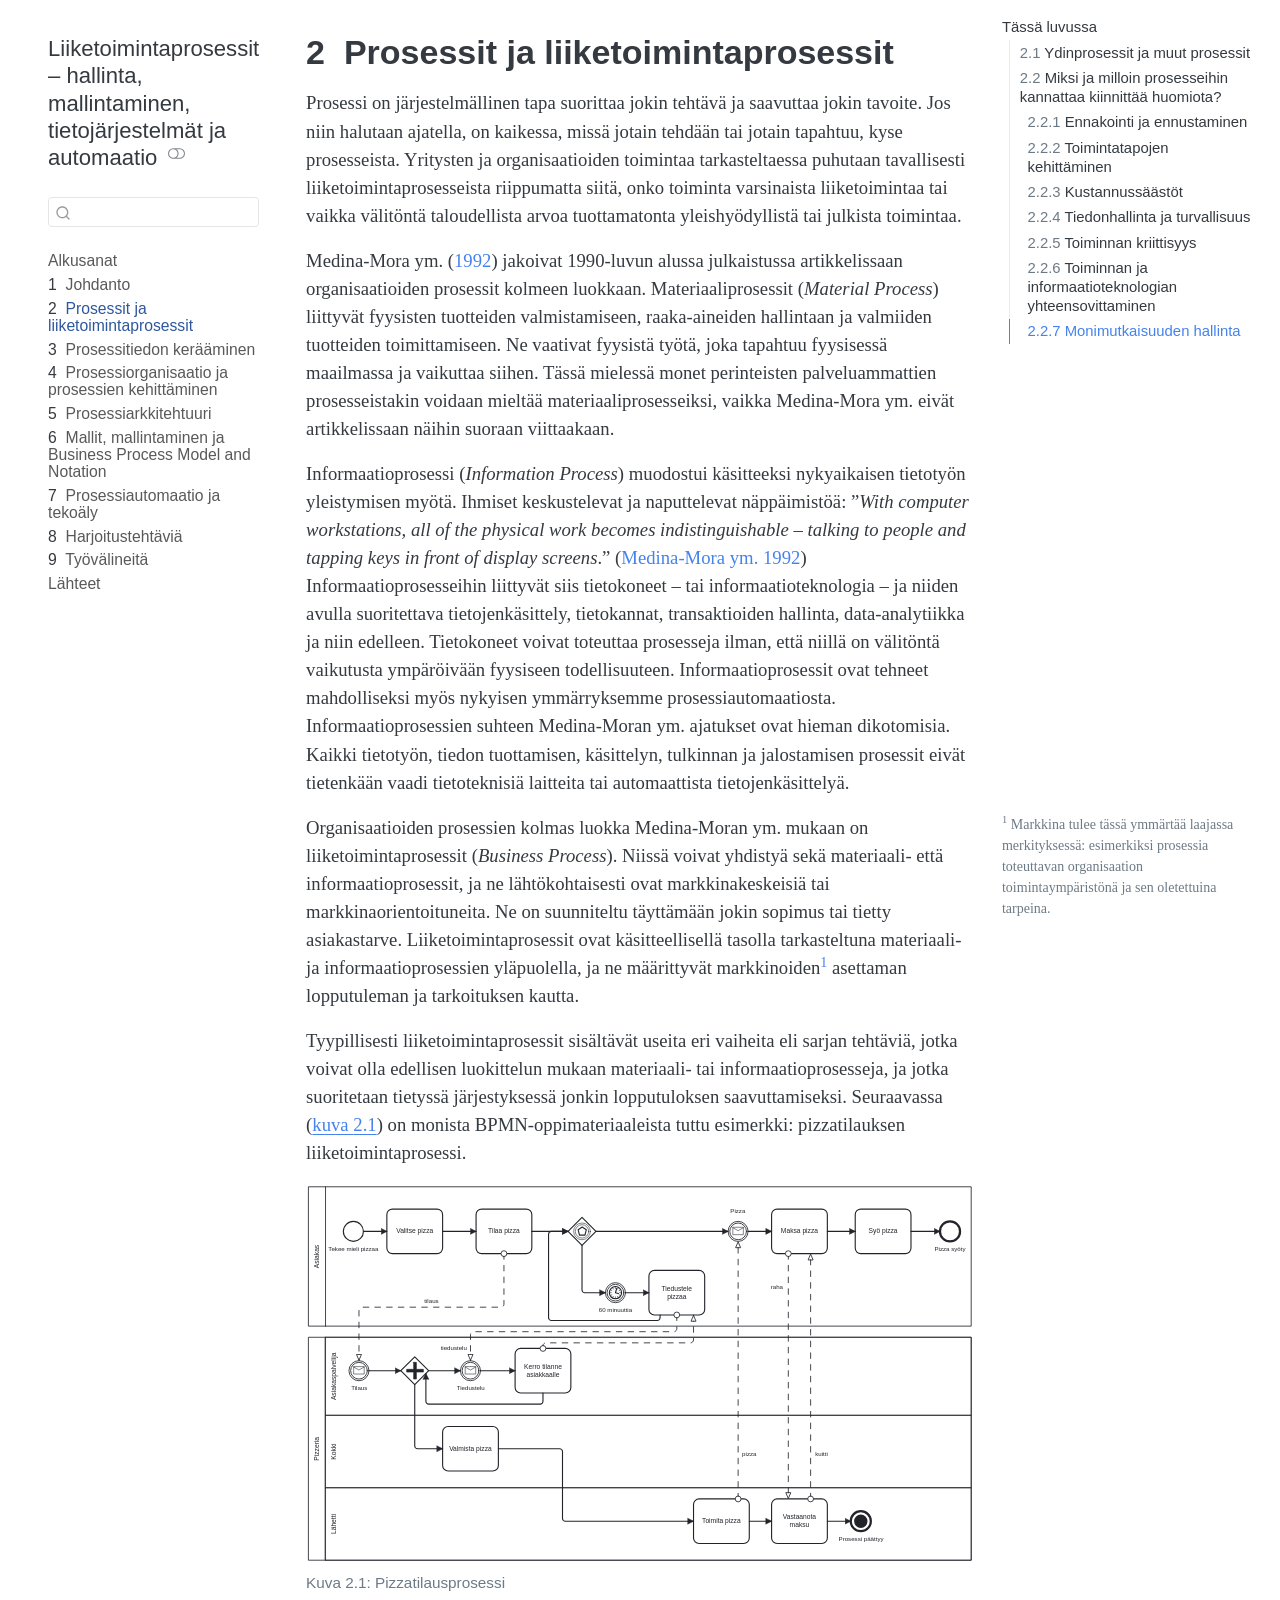
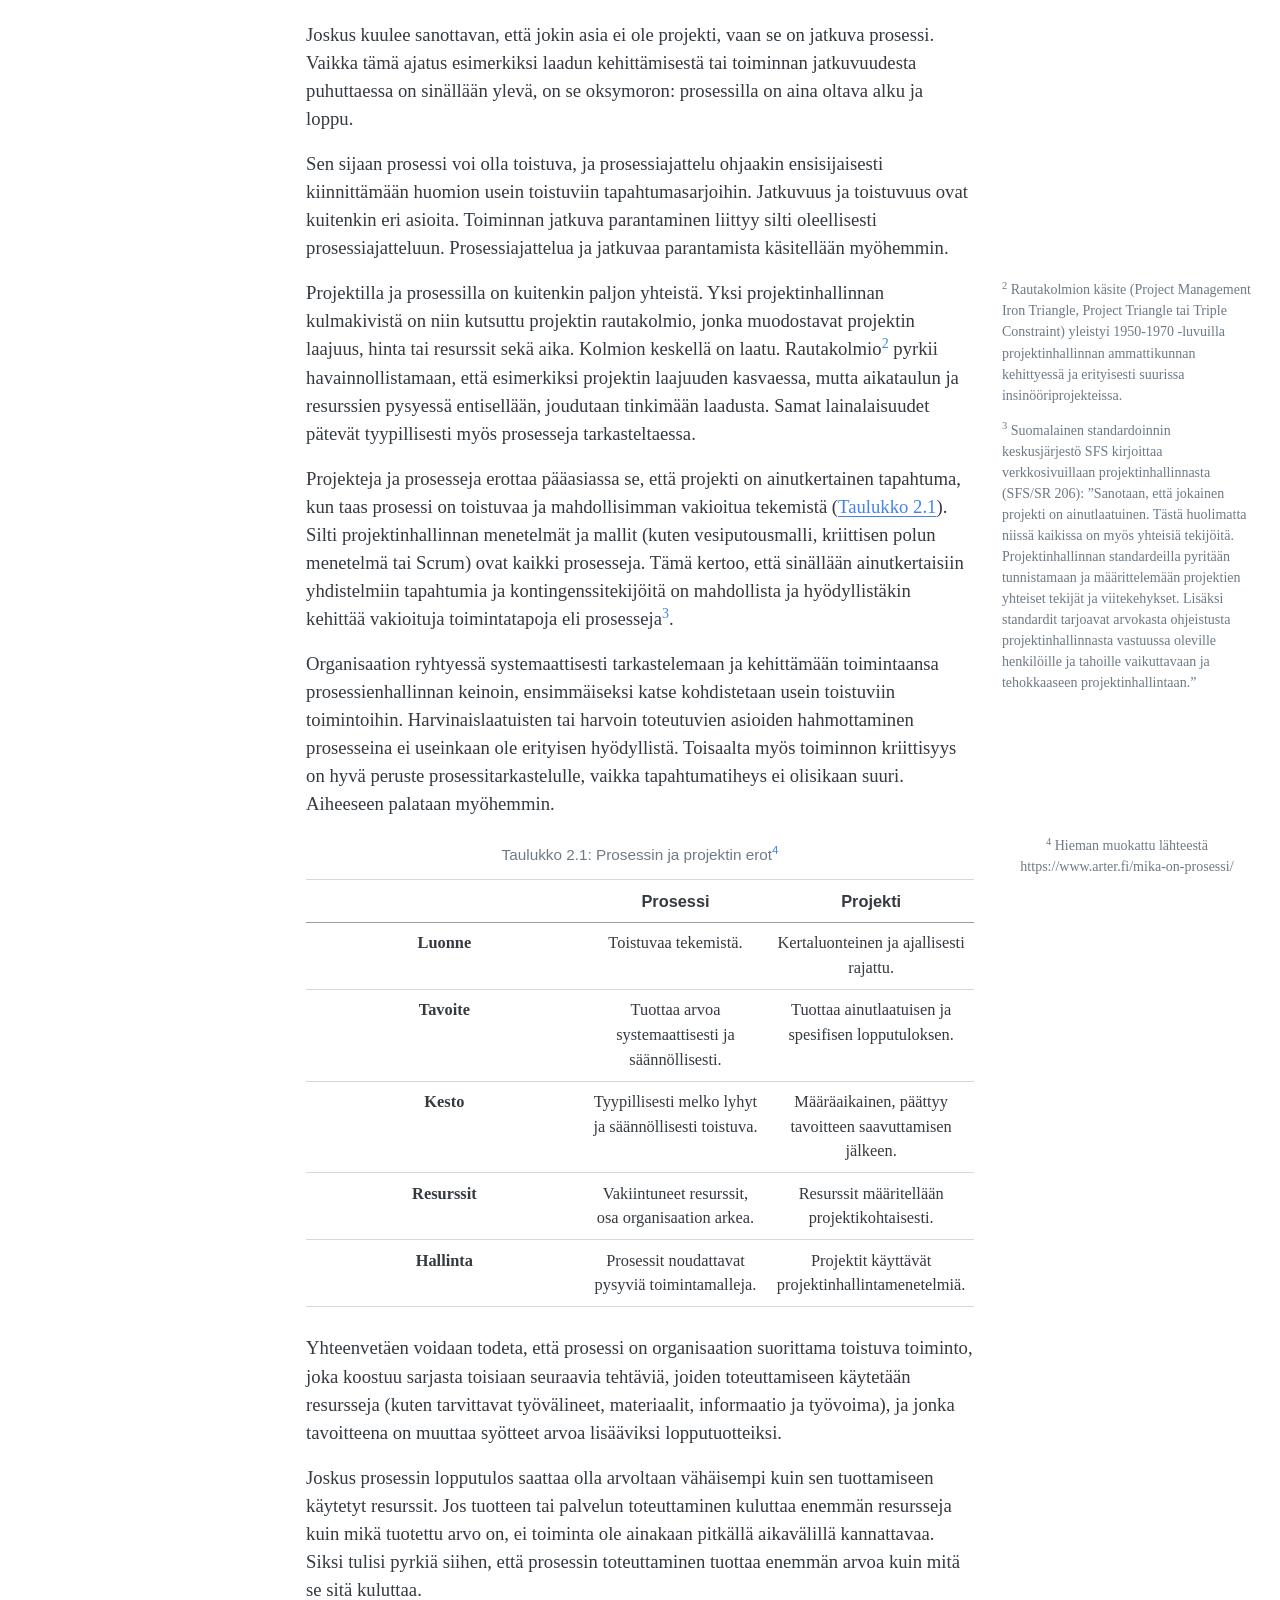
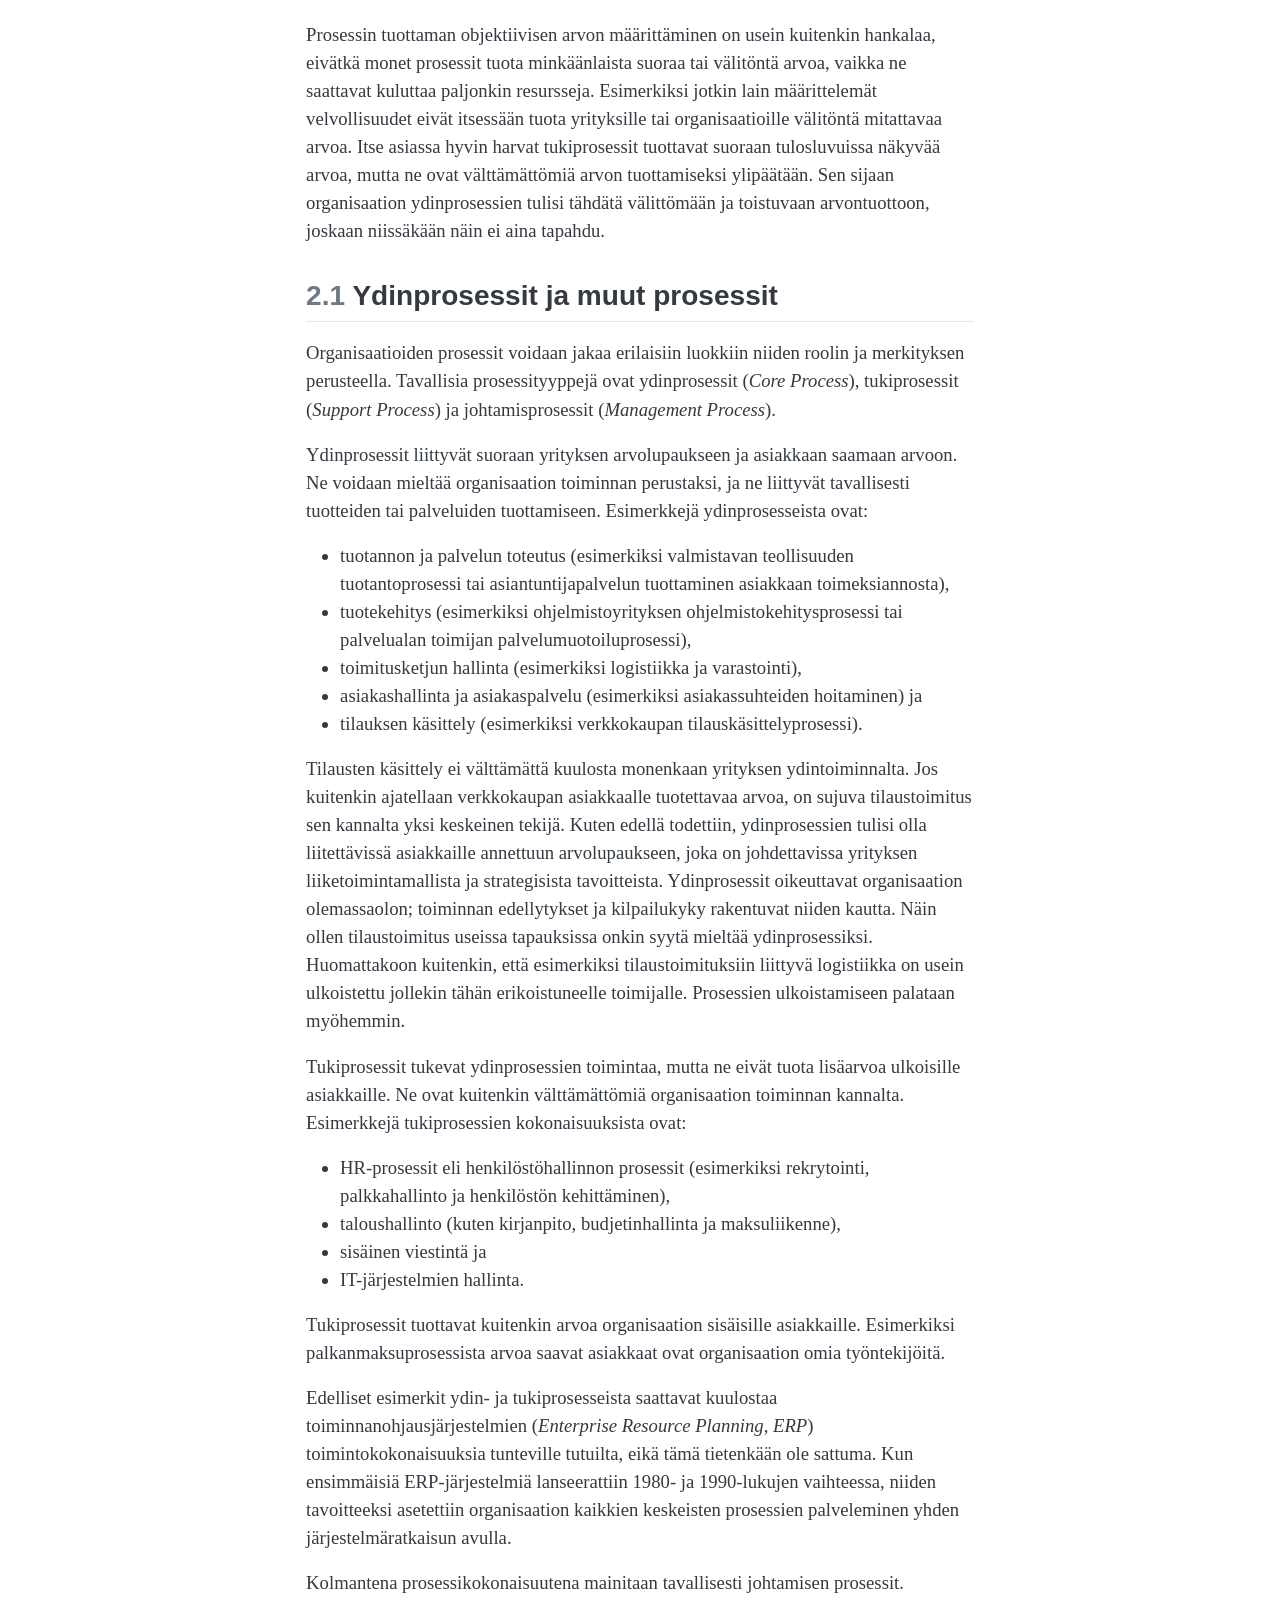
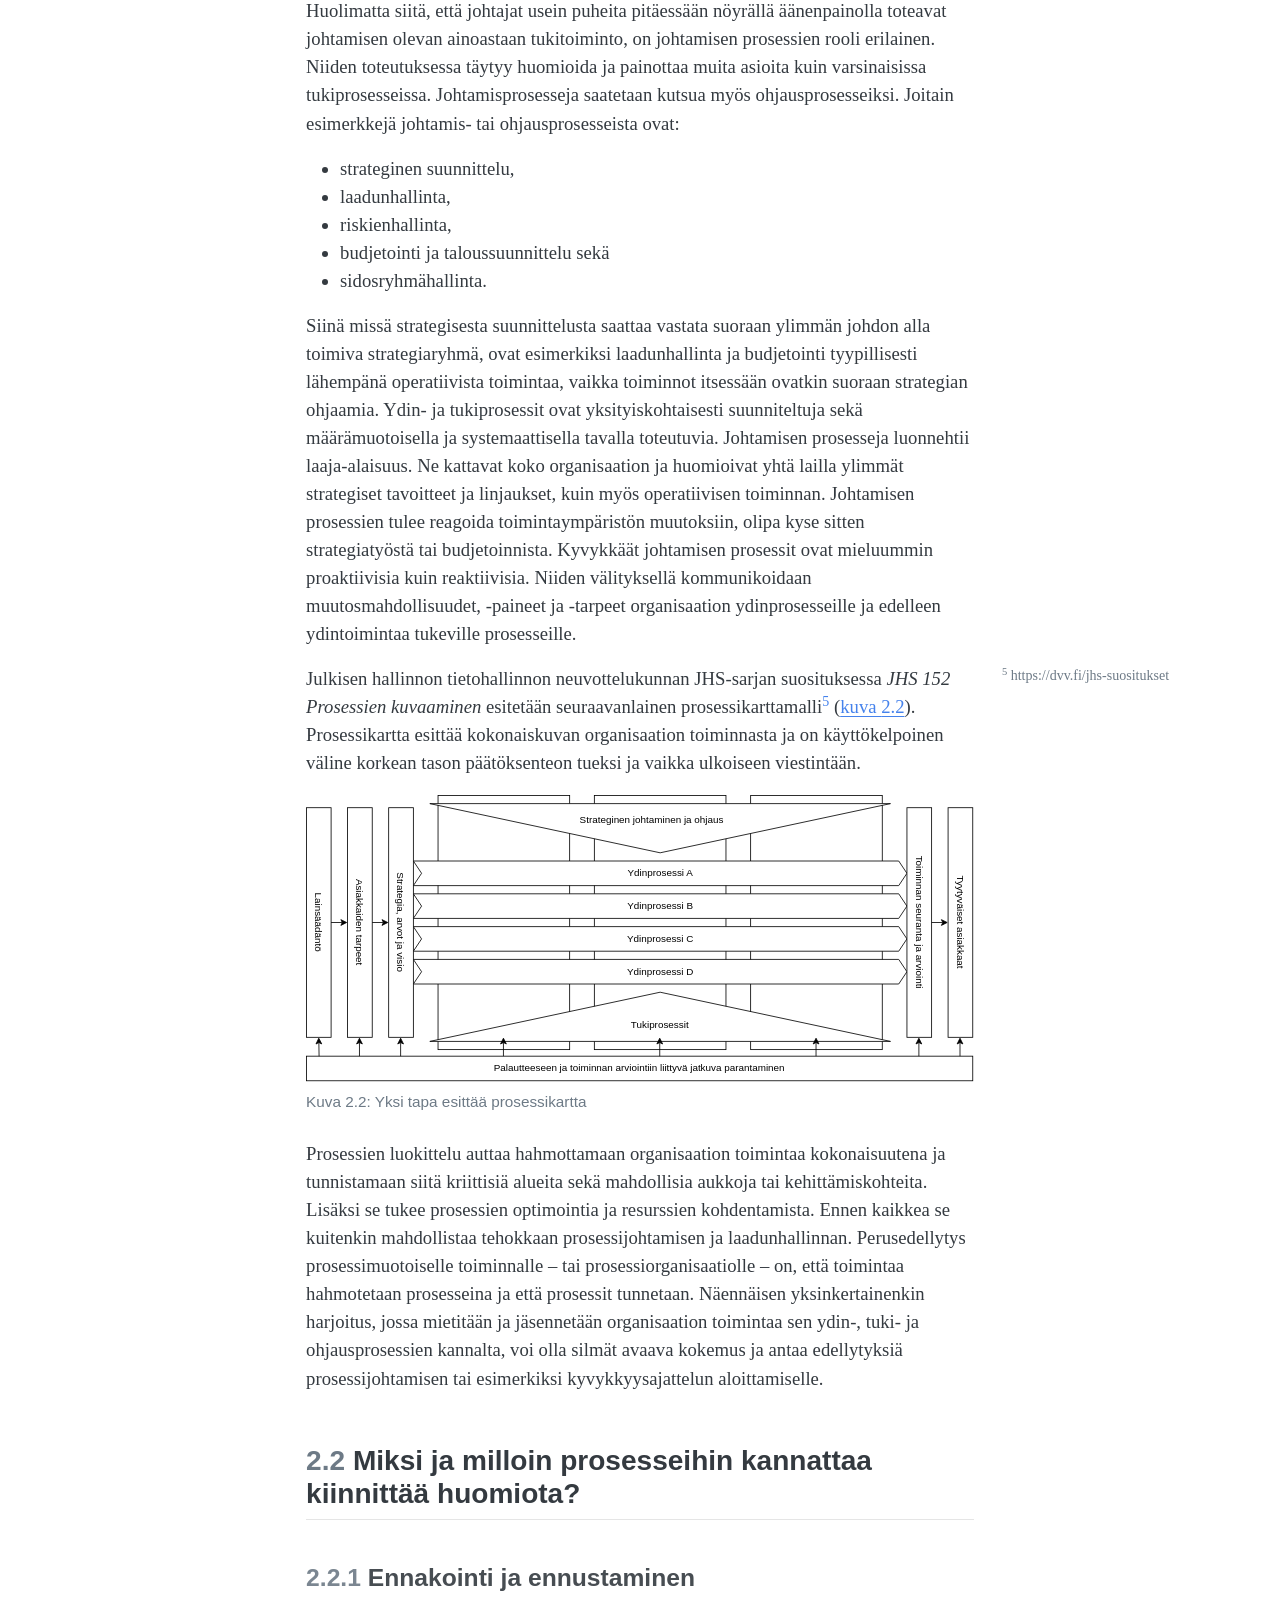
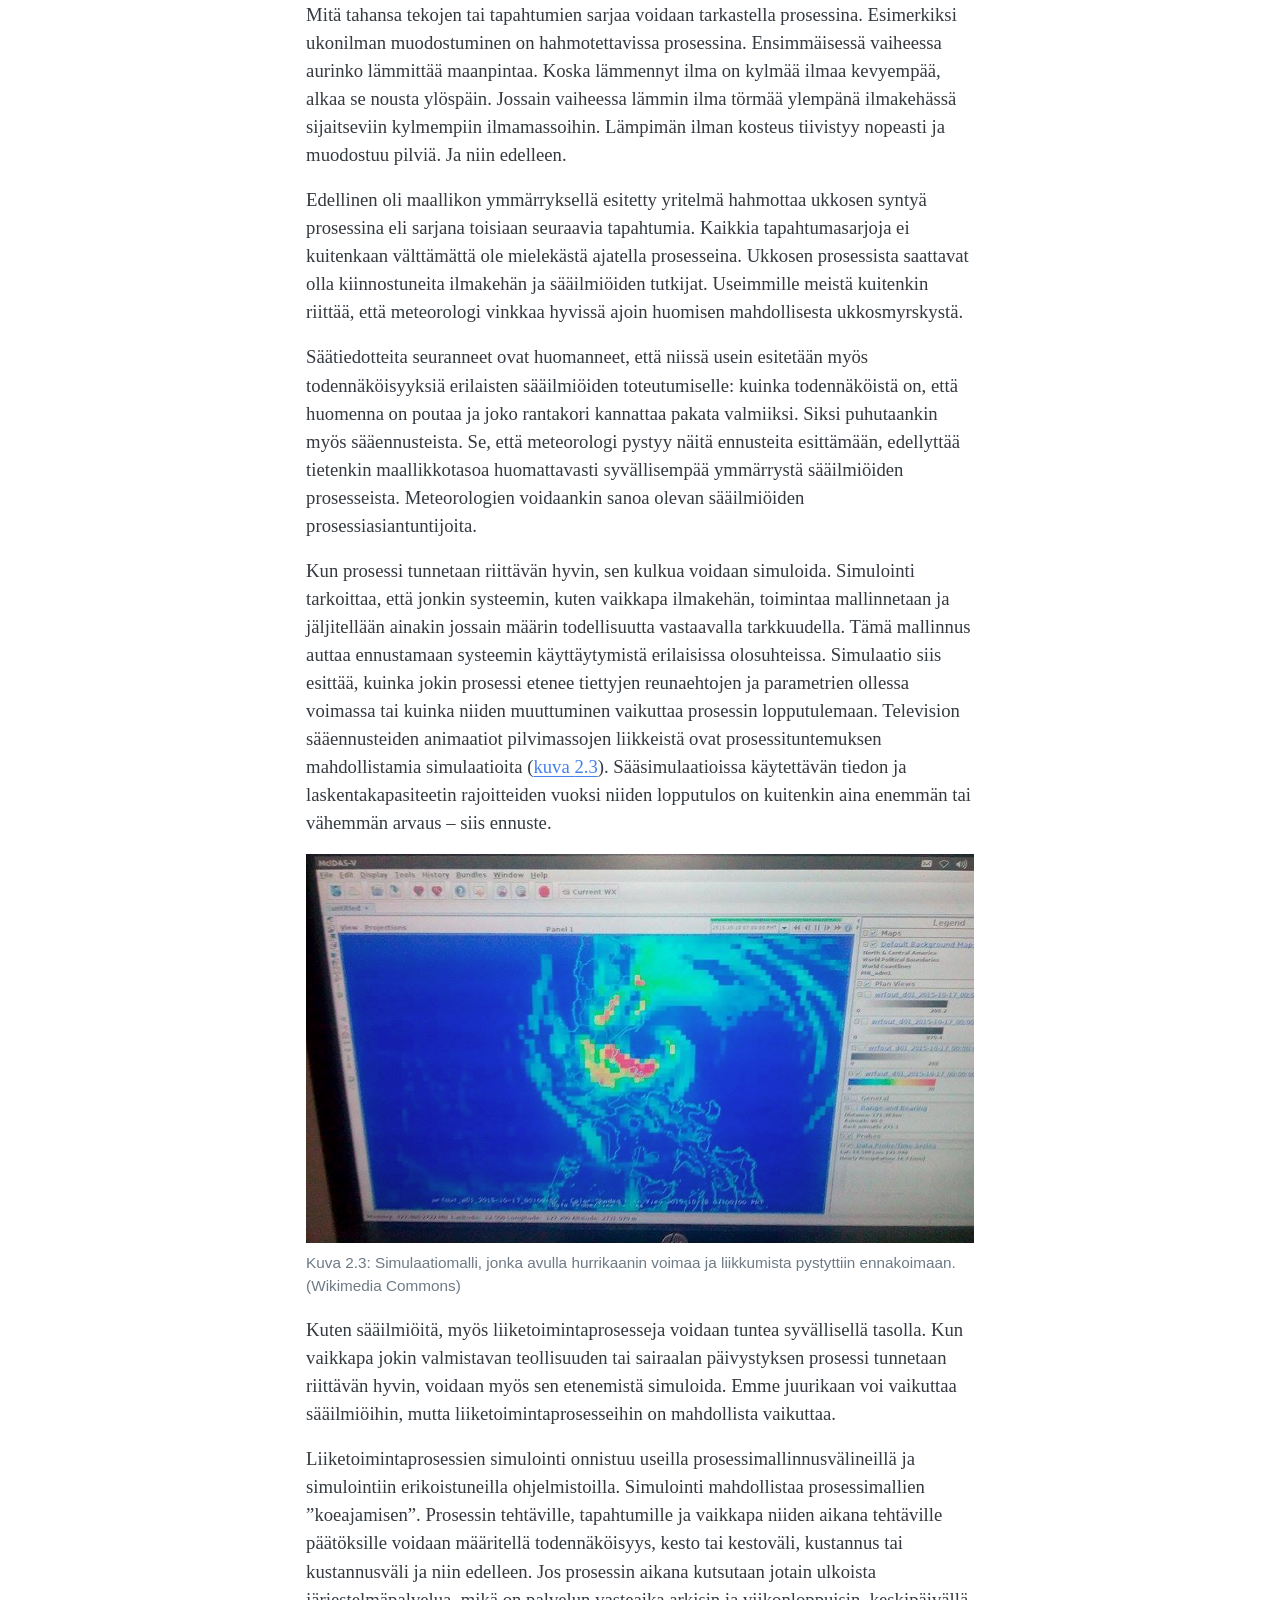
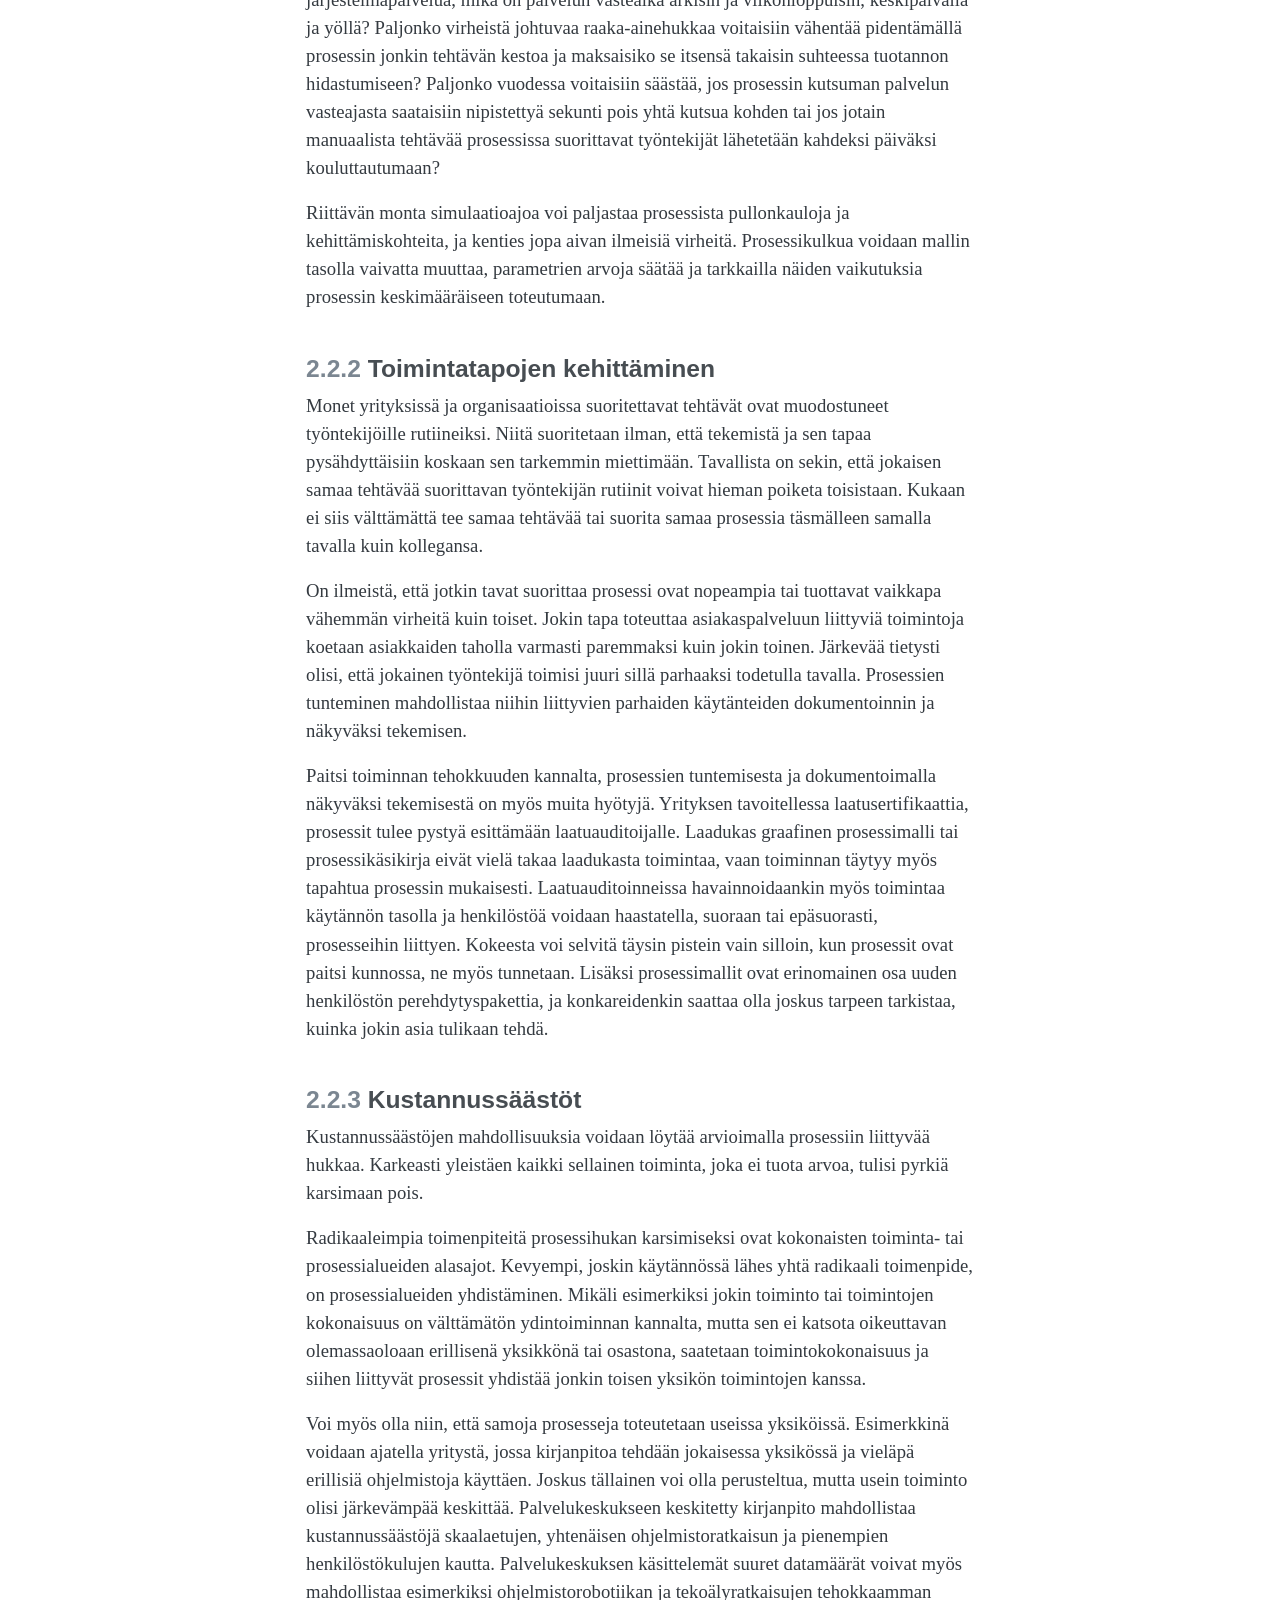
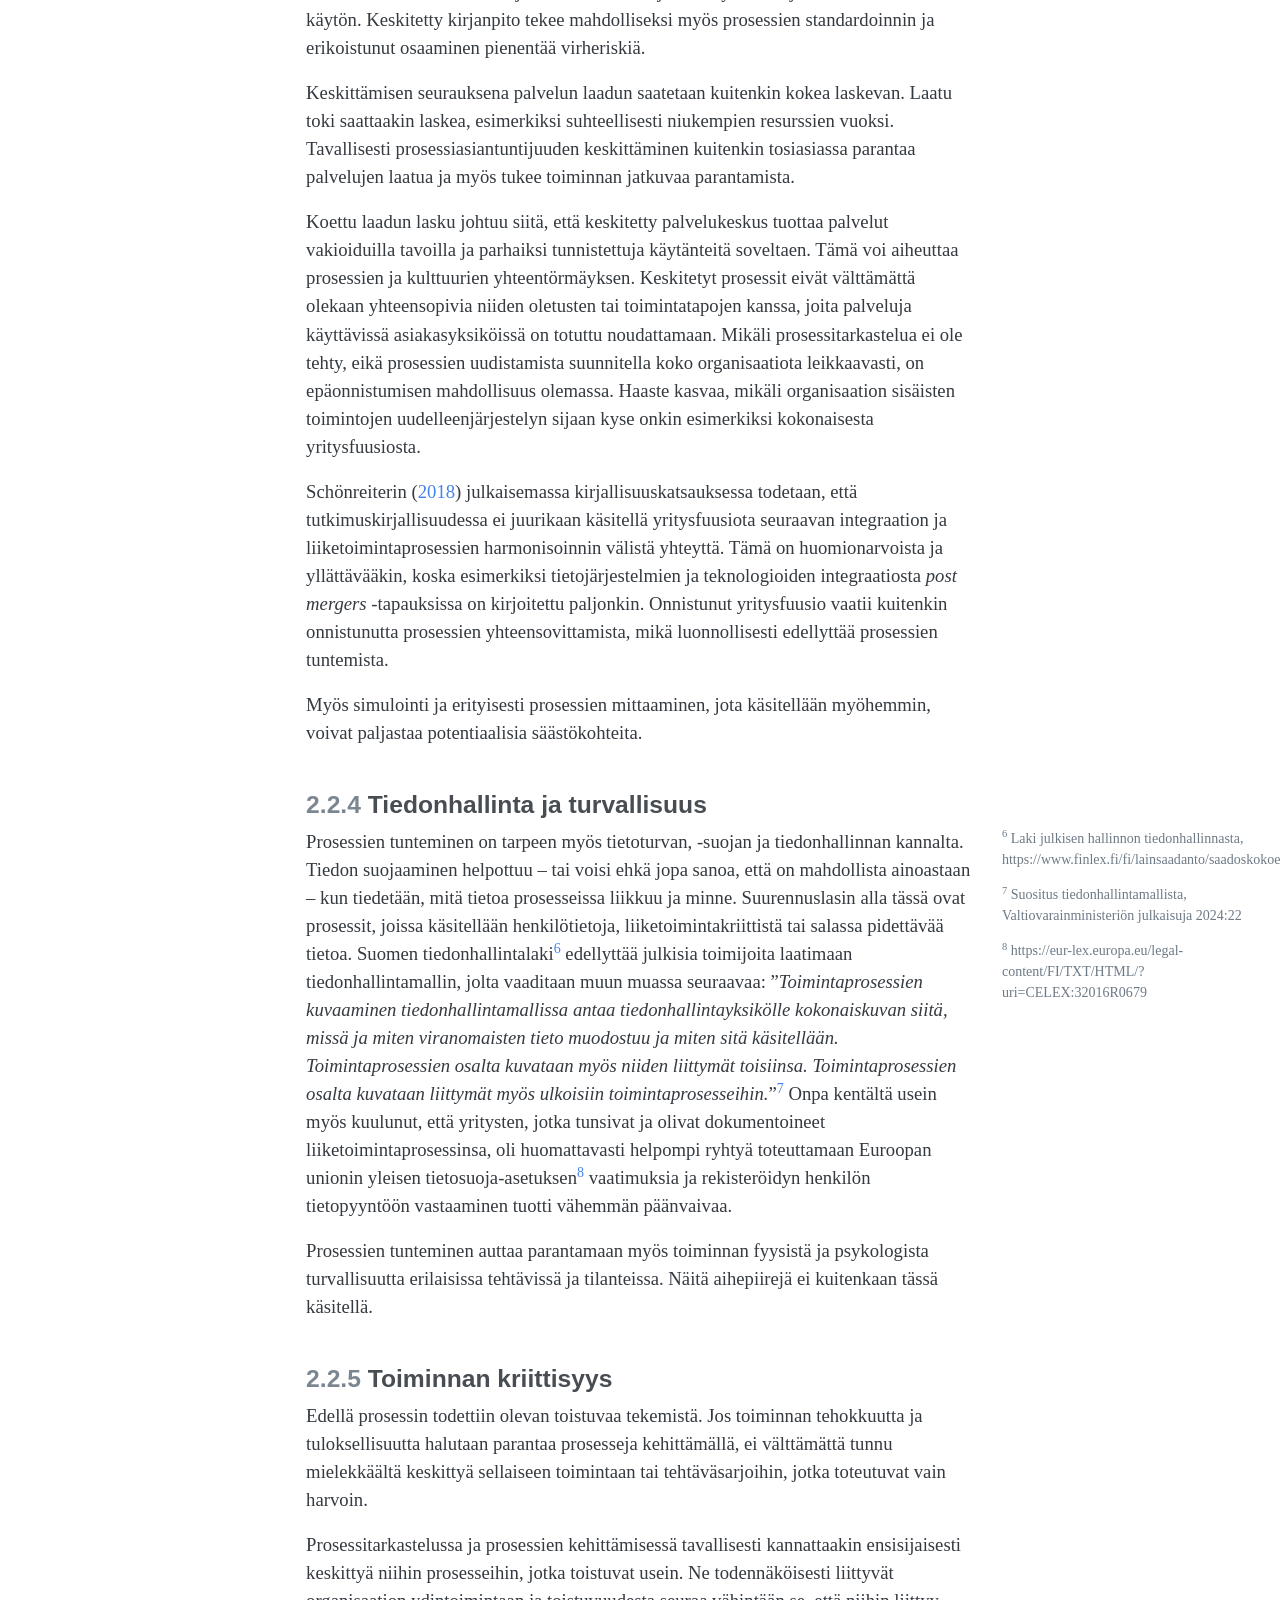
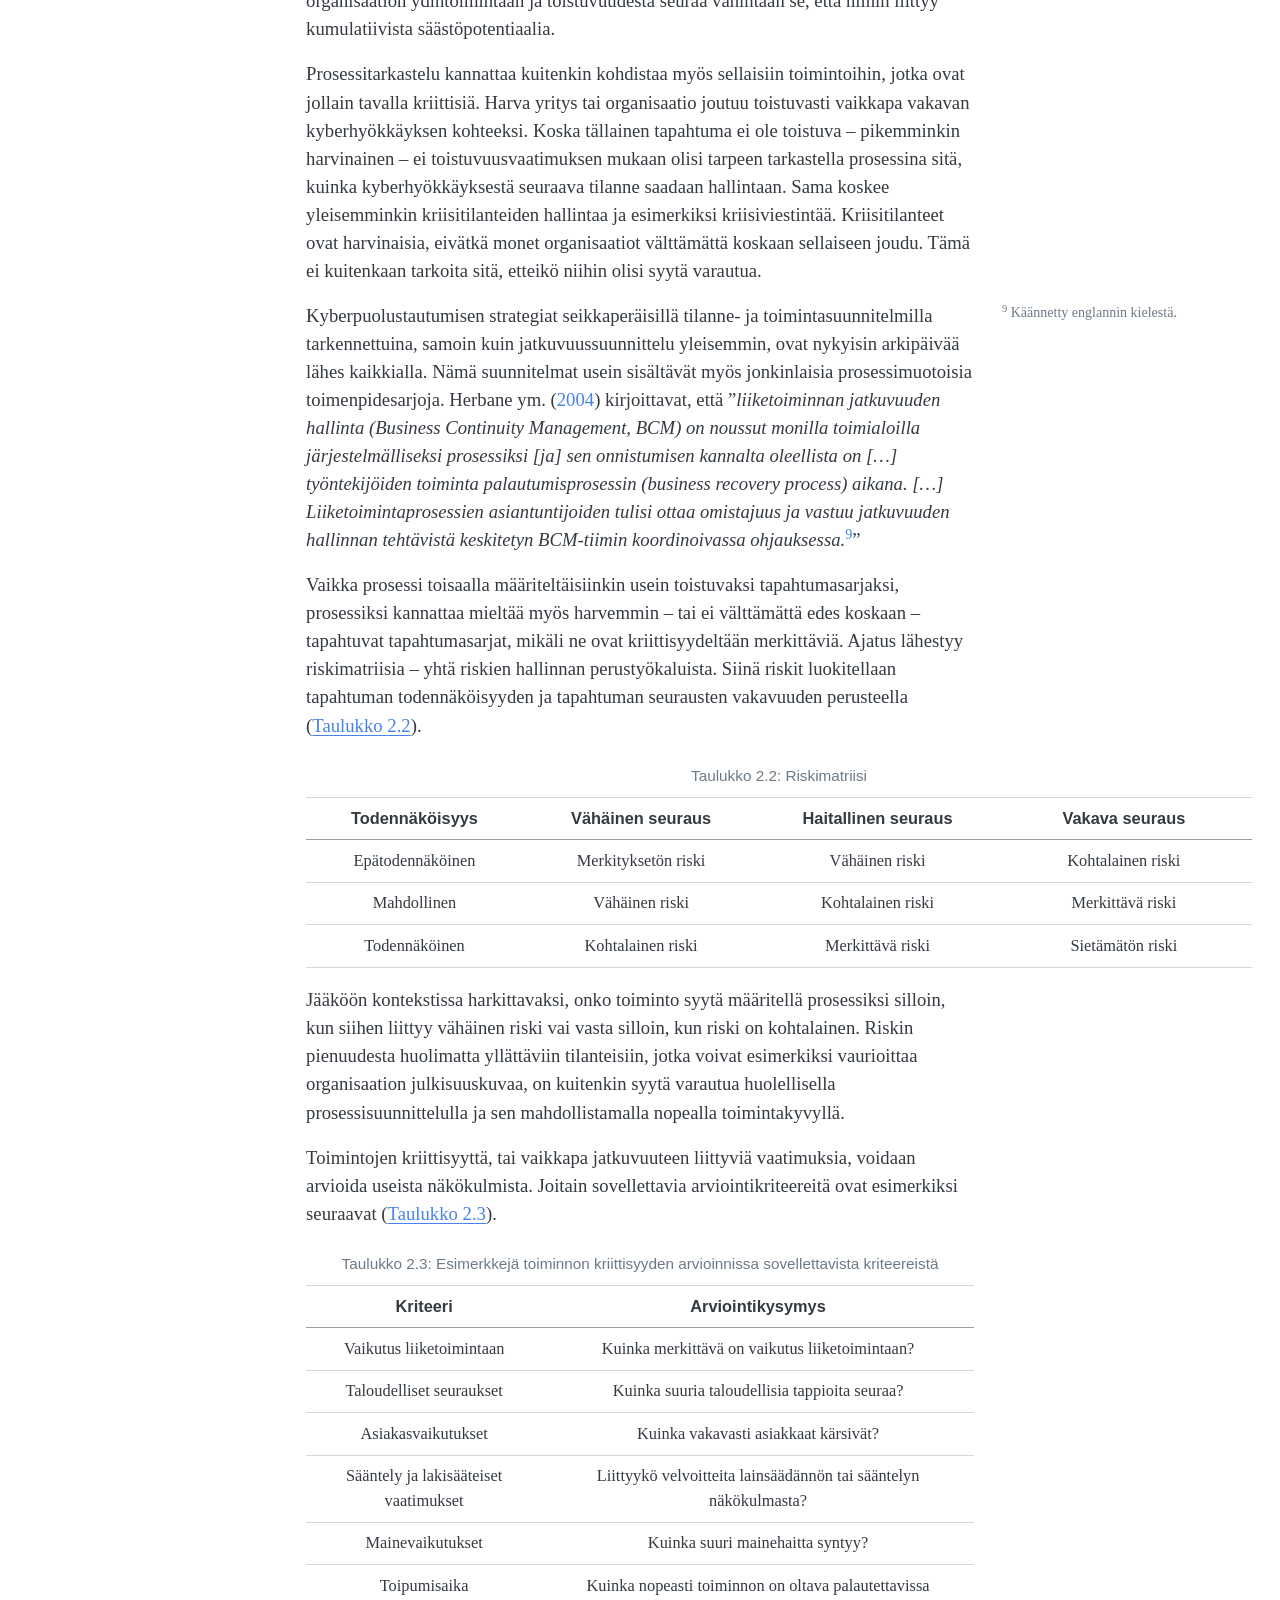
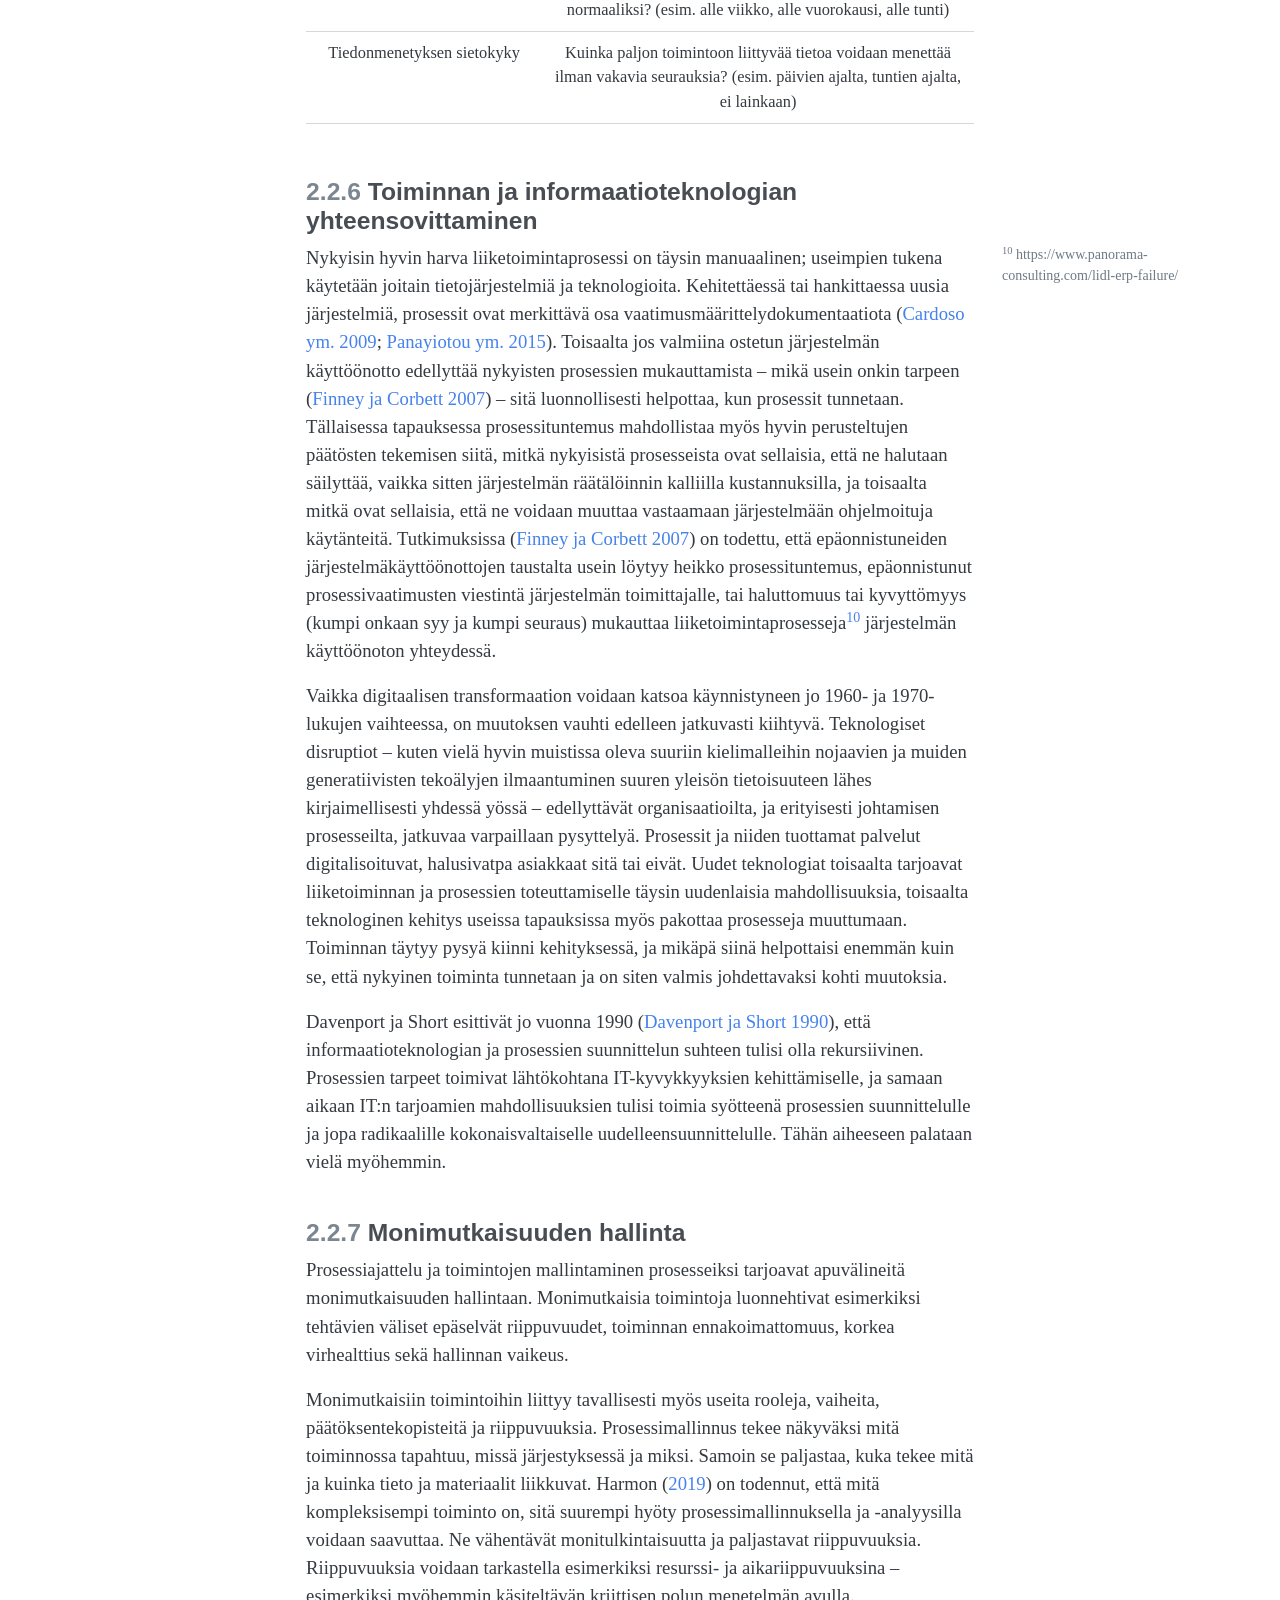
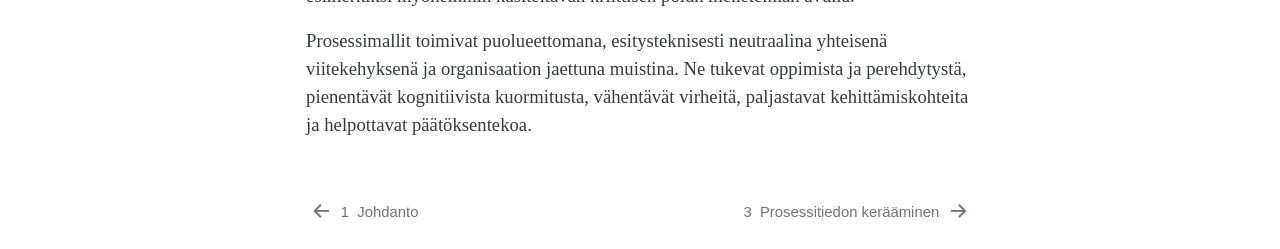
<file: prosessit_ja_liiketoimintaprosessit.html>
<!DOCTYPE html>
<html xmlns="http://www.w3.org/1999/xhtml" lang="fi" xml:lang="fi"><head>

<meta charset="utf-8">
<meta name="generator" content="quarto-1.10.19">

<meta name="viewport" content="width=device-width, initial-scale=1.0, user-scalable=yes">


<title>2&nbsp; Prosessit ja liiketoimintaprosessit – Liiketoimintaprosessit -- hallinta, mallintaminen, tietojärjestelmät ja automaatio</title>
<style>
/* Default styles provided by pandoc.
** See https://pandoc.org/MANUAL.html#variables-for-html for config info.
*/
span.smallcaps{font-variant: small-caps;}
div.columns{display: flex; gap: 1.5em;}
div.column{flex: auto;}
@media screen {
div.columns{gap: min(4vw, 1.5em);}
div.column{overflow-x: auto;}
}
div.hanging-indent{margin-left: 1.5em; text-indent: -1.5em;}
ul.task-list{list-style: none;}
ul.task-list li input[type="checkbox"] {
  width: 0.8em;
  margin: 0 0.8em 0.2em -1em; /* quarto-specific, see https://github.com/quarto-dev/quarto-cli/issues/4556 */ 
  vertical-align: middle;
}
/* CSS for citations */
div.csl-bib-body { }
div.csl-entry {
  clear: both;
}
.hanging-indent div.csl-entry {
  margin-left:2em;
  text-indent:-2em;
}
div.csl-left-margin {
  min-width:2em;
  float:left;
}
div.csl-right-inline {
  margin-left:2em;
  padding-left:1em;
}
div.csl-indent {
  margin-left: 2em;
}</style>


<script src="site_libs/quarto-nav/quarto-nav.js"></script>
<script src="site_libs/quarto-nav/headroom.min.js"></script>
<script src="site_libs/clipboard/clipboard.min.js"></script>
<script src="site_libs/quarto-search/autocomplete.umd.js"></script>
<script src="site_libs/quarto-search/fuse.min.js"></script>
<script src="site_libs/quarto-search/quarto-search.js"></script>
<meta name="quarto:offset" content="./">
<link href="./prosessitiedon_keraaminen.html" rel="next">
<link href="./johdanto.html" rel="prev">
<script src="site_libs/quarto-html/quarto.js" type="module"></script>
<script src="site_libs/quarto-html/tabsets/tabsets.js" type="module"></script>
<script src="site_libs/quarto-html/popper.min.js"></script>
<script src="site_libs/quarto-html/tippy.umd.min.js"></script>
<script src="site_libs/quarto-html/anchor.min.js"></script>
<link href="site_libs/quarto-html/tippy.css" rel="stylesheet">
<link href="site_libs/quarto-html/quarto-syntax-highlighting-bf27225e3a48a9273f3daa8f8e829971.css" rel="stylesheet" class="quarto-color-scheme" id="quarto-text-highlighting-styles">
<link href="site_libs/quarto-html/quarto-syntax-highlighting-dark-b626d73c4c936ccc3cb08be7d45d1df6.css" rel="stylesheet" class="quarto-color-scheme quarto-color-alternate" id="quarto-text-highlighting-styles">
<link href="site_libs/quarto-html/quarto-syntax-highlighting-bf27225e3a48a9273f3daa8f8e829971.css" rel="stylesheet" class="quarto-color-scheme-extra" id="quarto-text-highlighting-styles">
<script src="site_libs/bootstrap/bootstrap.min.js"></script>
<link href="site_libs/bootstrap/bootstrap-icons.css" rel="stylesheet">
<link href="site_libs/bootstrap/bootstrap-2a1a1914d861ccdc16544b75d36f383a.min.css" rel="stylesheet" append-hash="true" class="quarto-color-scheme" id="quarto-bootstrap" data-mode="light">
<link href="site_libs/bootstrap/bootstrap-dark-37a0ccb6f5b9899fcb884e11bb6f7458.min.css" rel="stylesheet" append-hash="true" class="quarto-color-scheme quarto-color-alternate" id="quarto-bootstrap" data-mode="dark">
<link href="site_libs/bootstrap/bootstrap-2a1a1914d861ccdc16544b75d36f383a.min.css" rel="stylesheet" append-hash="true" class="quarto-color-scheme-extra" id="quarto-bootstrap" data-mode="light">
<script src="site_libs/quarto-contrib/glightbox/glightbox.min.js"></script>
<link href="site_libs/quarto-contrib/glightbox/glightbox.min.css" rel="stylesheet">
<link href="site_libs/quarto-contrib/glightbox/lightbox.css" rel="stylesheet">
<script id="quarto-search-options" type="application/json">{
  "location": "sidebar",
  "copy-button": false,
  "collapse-after": 3,
  "panel-placement": "start",
  "type": "textbox",
  "limit": 50,
  "keyboard-shortcut": [
    "f",
    "/",
    "s"
  ],
  "show-item-context": false,
  "language": {
    "search-no-results-text": "Ei tuloksia",
    "search-matching-documents-text": "tulokset",
    "search-copy-link-title": "Kopioi linkki hakuun",
    "search-hide-matches-text": "Piilota loput tulokset",
    "search-more-match-text": "tulos tässä dokumentissa",
    "search-more-matches-text": "tulosta tässä dokumentissa",
    "search-clear-button-title": "Tyhjennä",
    "search-text-placeholder": "",
    "search-detached-cancel-button-title": "Peruuta",
    "search-submit-button-title": "Lähetä",
    "search-label": "Hae"
  }
}</script>


<link rel="stylesheet" href="styles.css">
</head>

<body class="nav-sidebar floating slimcontent quarto-light"><script id="quarto-html-before-body" type="application/javascript">
    const toggleBodyColorMode = (bsSheetEl) => {
      const mode = bsSheetEl.getAttribute("data-mode");
      const bodyEl = window.document.querySelector("body");
      if (mode === "dark") {
        bodyEl.classList.add("quarto-dark");
        bodyEl.classList.remove("quarto-light");
      } else {
        bodyEl.classList.add("quarto-light");
        bodyEl.classList.remove("quarto-dark");
      }
    }
    const toggleBodyColorPrimary = () => {
      const bsSheetEl = window.document.querySelector("link#quarto-bootstrap:not([rel=disabled-stylesheet])");
      if (bsSheetEl) {
        toggleBodyColorMode(bsSheetEl);
      }
    }
    const setColorSchemeToggle = (alternate) => {
      const toggles = window.document.querySelectorAll('.quarto-color-scheme-toggle');
      for (let i=0; i < toggles.length; i++) {
        const toggle = toggles[i];
        if (toggle) {
          if (alternate) {
            toggle.classList.add("alternate");
          } else {
            toggle.classList.remove("alternate");
          }
        }
      }
    };
    const toggleColorMode = (alternate) => {
      // Switch the stylesheets
      const primaryStylesheets = window.document.querySelectorAll('link.quarto-color-scheme:not(.quarto-color-alternate)');
      const alternateStylesheets = window.document.querySelectorAll('link.quarto-color-scheme.quarto-color-alternate');
      manageTransitions('#quarto-margin-sidebar .nav-link', false);
      if (alternate) {
        // note: dark is layered on light, we don't disable primary!
        enableStylesheet(alternateStylesheets);
        for (const sheetNode of alternateStylesheets) {
          if (sheetNode.id === "quarto-bootstrap") {
            toggleBodyColorMode(sheetNode);
          }
        }
      } else {
        disableStylesheet(alternateStylesheets);
        enableStylesheet(primaryStylesheets)
        toggleBodyColorPrimary();
      }
      manageTransitions('#quarto-margin-sidebar .nav-link', true);
      // Switch the toggles
      setColorSchemeToggle(alternate)
      // Hack to workaround the fact that safari doesn't
      // properly recolor the scrollbar when toggling (#1455)
      if (navigator.userAgent.indexOf('Safari') > 0 && navigator.userAgent.indexOf('Chrome') == -1) {
        manageTransitions("body", false);
        window.scrollTo(0, 1);
        setTimeout(() => {
          window.scrollTo(0, 0);
          manageTransitions("body", true);
        }, 40);
      }
    }
    const disableStylesheet = (stylesheets) => {
      for (let i=0; i < stylesheets.length; i++) {
        const stylesheet = stylesheets[i];
        stylesheet.rel = 'disabled-stylesheet';
      }
    }
    const enableStylesheet = (stylesheets) => {
      for (let i=0; i < stylesheets.length; i++) {
        const stylesheet = stylesheets[i];
        if(stylesheet.rel !== 'stylesheet') { // for Chrome, which will still FOUC without this check
          stylesheet.rel = 'stylesheet';
        }
      }
    }
    const manageTransitions = (selector, allowTransitions) => {
      const els = window.document.querySelectorAll(selector);
      for (let i=0; i < els.length; i++) {
        const el = els[i];
        if (allowTransitions) {
          el.classList.remove('notransition');
        } else {
          el.classList.add('notransition');
        }
      }
    }
    const isFileUrl = () => {
      return window.location.protocol === 'file:';
    }
    const hasAlternateSentinel = () => {
      let styleSentinel = getColorSchemeSentinel();
      if (styleSentinel !== null) {
        return styleSentinel === "alternate";
      } else {
        return false;
      }
    }
    const setStyleSentinel = (alternate) => {
      const value = alternate ? "alternate" : "default";
      if (!isFileUrl()) {
        window.localStorage.setItem("quarto-color-scheme", value);
      } else {
        localAlternateSentinel = value;
      }
    }
    const getColorSchemeSentinel = () => {
      if (!isFileUrl()) {
        const storageValue = window.localStorage.getItem("quarto-color-scheme");
        return storageValue != null ? storageValue : localAlternateSentinel;
      } else {
        return localAlternateSentinel;
      }
    }
    const toggleGiscusIfUsed = (isAlternate, darkModeDefault) => {
      const baseTheme = document.querySelector('#giscus-base-theme')?.value ?? 'light';
      const alternateTheme = document.querySelector('#giscus-alt-theme')?.value ?? 'dark';
      let newTheme = '';
      if(authorPrefersDark) {
        newTheme = isAlternate ? baseTheme : alternateTheme;
      } else {
        newTheme = isAlternate ? alternateTheme : baseTheme;
      }
      const changeGiscusTheme = () => {
        // From: https://github.com/giscus/giscus/issues/336
        const sendMessage = (message) => {
          const iframe = document.querySelector('iframe.giscus-frame');
          if (!iframe) return;
          iframe.contentWindow.postMessage({ giscus: message }, 'https://giscus.app');
        }
        sendMessage({
          setConfig: {
            theme: newTheme
          }
        });
      }
      const isGiscussLoaded = window.document.querySelector('iframe.giscus-frame') !== null;
      if (isGiscussLoaded) {
        changeGiscusTheme();
      }
    };
    const authorPrefersDark = false;
    const darkModeDefault = authorPrefersDark;
      document.querySelector('link#quarto-text-highlighting-styles.quarto-color-scheme-extra').rel = 'disabled-stylesheet';
      document.querySelector('link#quarto-bootstrap.quarto-color-scheme-extra').rel = 'disabled-stylesheet';
    let localAlternateSentinel = darkModeDefault ? 'alternate' : 'default';
    // Dark / light mode switch
    window.quartoToggleColorScheme = () => {
      // Read the current dark / light value
      let toAlternate = !hasAlternateSentinel();
      toggleColorMode(toAlternate);
      setStyleSentinel(toAlternate);
      toggleGiscusIfUsed(toAlternate, darkModeDefault);
      window.dispatchEvent(new Event('resize'));
    };
    // Switch to dark mode if need be
    if (hasAlternateSentinel()) {
      toggleColorMode(true);
    } else {
      toggleColorMode(false);
    }
  </script>

<div id="quarto-search-results"></div>
  <header id="quarto-header" class="headroom fixed-top">
  <nav class="quarto-secondary-nav">
    <div class="container-fluid d-flex">
      <button type="button" class="quarto-btn-toggle btn" data-bs-toggle="collapse" role="button" data-bs-target=".quarto-sidebar-collapse-item" aria-controls="quarto-sidebar" aria-expanded="false" aria-label="Vaihda sivupalkki" onclick="if (window.quartoToggleHeadroom) { window.quartoToggleHeadroom(); }">
        <i class="bi bi-layout-text-sidebar-reverse"></i>
      </button>
        <nav class="quarto-page-breadcrumbs" aria-label="breadcrumb"><ol class="breadcrumb"><li class="breadcrumb-item"><a href="./prosessit_ja_liiketoimintaprosessit.html"><span class="chapter-number">2</span>&nbsp; <span class="chapter-title">Prosessit ja liiketoimintaprosessit</span></a></li></ol></nav>
        <a class="flex-grow-1" role="navigation" data-bs-toggle="collapse" data-bs-target=".quarto-sidebar-collapse-item" aria-controls="quarto-sidebar" aria-expanded="false" aria-label="Vaihda sivupalkki" onclick="if (window.quartoToggleHeadroom) { window.quartoToggleHeadroom(); }">      
        </a>
      <button type="button" class="btn quarto-search-button" aria-label="Hae" onclick="window.quartoOpenSearch();">
        <i class="bi bi-search"></i>
      </button>
    </div>
  </nav>
</header>
<!-- content -->
<div id="quarto-content" class="quarto-container page-columns page-rows-contents page-layout-article">
<!-- sidebar -->
  <nav id="quarto-sidebar" class="sidebar collapse collapse-horizontal quarto-sidebar-collapse-item sidebar-navigation floating overflow-auto">
    <div class="pt-lg-2 mt-2 text-left sidebar-header">
    <div class="sidebar-title mb-0 py-0">
      <a href="./">Liiketoimintaprosessit – hallinta, mallintaminen, tietojärjestelmät ja automaatio</a> 
        <div class="sidebar-tools-main">
  <a href="" class="quarto-color-scheme-toggle quarto-navigation-tool  px-1" onclick="window.quartoToggleColorScheme(); return false;" title="Tumma tila päälle/pois"><i class="bi"></i></a>
</div>
    </div>
      </div>
        <div class="mt-2 flex-shrink-0 align-items-center">
        <div class="sidebar-search">
        <div id="quarto-search" class="" title="Hae"></div>
        </div>
        </div>
    <div class="sidebar-menu-container"> 
    <ul class="list-unstyled mt-1">
        <li class="sidebar-item">
  <div class="sidebar-item-container"> 
  <a href="./index.html" class="sidebar-item-text sidebar-link">
 <span class="menu-text">Alkusanat</span></a>
  </div>
</li>
        <li class="sidebar-item">
  <div class="sidebar-item-container"> 
  <a href="./johdanto.html" class="sidebar-item-text sidebar-link">
 <span class="menu-text"><span class="chapter-number">1</span>&nbsp; <span class="chapter-title">Johdanto</span></span></a>
  </div>
</li>
        <li class="sidebar-item">
  <div class="sidebar-item-container"> 
  <a href="./prosessit_ja_liiketoimintaprosessit.html" class="sidebar-item-text sidebar-link active">
 <span class="menu-text"><span class="chapter-number">2</span>&nbsp; <span class="chapter-title">Prosessit ja liiketoimintaprosessit</span></span></a>
  </div>
</li>
        <li class="sidebar-item">
  <div class="sidebar-item-container"> 
  <a href="./prosessitiedon_keraaminen.html" class="sidebar-item-text sidebar-link">
 <span class="menu-text"><span class="chapter-number">3</span>&nbsp; <span class="chapter-title">Prosessitiedon kerääminen</span></span></a>
  </div>
</li>
        <li class="sidebar-item">
  <div class="sidebar-item-container"> 
  <a href="./prosessiorganisaatio_ja_prosessien_kehittaminen.html" class="sidebar-item-text sidebar-link">
 <span class="menu-text"><span class="chapter-number">4</span>&nbsp; <span class="chapter-title">Prosessiorganisaatio ja prosessien kehittäminen</span></span></a>
  </div>
</li>
        <li class="sidebar-item">
  <div class="sidebar-item-container"> 
  <a href="./prosessiarkkitehtuuri.html" class="sidebar-item-text sidebar-link">
 <span class="menu-text"><span class="chapter-number">5</span>&nbsp; <span class="chapter-title">Prosessiarkkitehtuuri</span></span></a>
  </div>
</li>
        <li class="sidebar-item">
  <div class="sidebar-item-container"> 
  <a href="./bpmn_ja_prosessien_kuvaaminen.html" class="sidebar-item-text sidebar-link">
 <span class="menu-text"><span class="chapter-number">6</span>&nbsp; <span class="chapter-title">Mallit, mallintaminen ja Business Process Model and Notation</span></span></a>
  </div>
</li>
        <li class="sidebar-item">
  <div class="sidebar-item-container"> 
  <a href="./prosessiautomaatio.html" class="sidebar-item-text sidebar-link">
 <span class="menu-text"><span class="chapter-number">7</span>&nbsp; <span class="chapter-title">Prosessiautomaatio ja tekoäly</span></span></a>
  </div>
</li>
        <li class="sidebar-item">
  <div class="sidebar-item-container"> 
  <a href="./tehtavat.html" class="sidebar-item-text sidebar-link">
 <span class="menu-text"><span class="chapter-number">8</span>&nbsp; <span class="chapter-title">Harjoitustehtäviä</span></span></a>
  </div>
</li>
        <li class="sidebar-item">
  <div class="sidebar-item-container"> 
  <a href="./tyovalineita.html" class="sidebar-item-text sidebar-link">
 <span class="menu-text"><span class="chapter-number">9</span>&nbsp; <span class="chapter-title">Työvälineitä</span></span></a>
  </div>
</li>
        <li class="sidebar-item">
  <div class="sidebar-item-container"> 
  <a href="./references.html" class="sidebar-item-text sidebar-link">
 <span class="menu-text">Lähteet</span></a>
  </div>
</li>
    </ul>
    </div>
</nav>
<div id="quarto-sidebar-glass" class="quarto-sidebar-collapse-item" data-bs-toggle="collapse" data-bs-target=".quarto-sidebar-collapse-item"></div>
<!-- margin-sidebar -->
    <div id="quarto-margin-sidebar" class="sidebar margin-sidebar">
        <nav id="TOC" role="doc-toc" class="toc-active">
    <h2 id="toc-title">Tässä luvussa</h2>
   
  <ul>
  <li><a href="#ydinprosessit-ja-muut-prosessit" id="toc-ydinprosessit-ja-muut-prosessit" class="nav-link active" data-scroll-target="#ydinprosessit-ja-muut-prosessit"><span class="header-section-number">2.1</span> Ydinprosessit ja muut prosessit</a></li>
  <li><a href="#miksi-ja-milloin-prosesseihin-kannattaa-kiinnittää-huomiota" id="toc-miksi-ja-milloin-prosesseihin-kannattaa-kiinnittää-huomiota" class="nav-link" data-scroll-target="#miksi-ja-milloin-prosesseihin-kannattaa-kiinnittää-huomiota"><span class="header-section-number">2.2</span> Miksi ja milloin prosesseihin kannattaa kiinnittää huomiota?</a>
  <ul>
  <li><a href="#ennakointi-ja-ennustaminen" id="toc-ennakointi-ja-ennustaminen" class="nav-link" data-scroll-target="#ennakointi-ja-ennustaminen"><span class="header-section-number">2.2.1</span> Ennakointi ja ennustaminen</a></li>
  <li><a href="#toimintatapojen-kehittäminen" id="toc-toimintatapojen-kehittäminen" class="nav-link" data-scroll-target="#toimintatapojen-kehittäminen"><span class="header-section-number">2.2.2</span> Toimintatapojen kehittäminen</a></li>
  <li><a href="#kustannussäästöt" id="toc-kustannussäästöt" class="nav-link" data-scroll-target="#kustannussäästöt"><span class="header-section-number">2.2.3</span> Kustannussäästöt</a></li>
  <li><a href="#tiedonhallinta-ja-turvallisuus" id="toc-tiedonhallinta-ja-turvallisuus" class="nav-link" data-scroll-target="#tiedonhallinta-ja-turvallisuus"><span class="header-section-number">2.2.4</span> Tiedonhallinta ja turvallisuus</a></li>
  <li><a href="#toiminnan-kriittisyys" id="toc-toiminnan-kriittisyys" class="nav-link" data-scroll-target="#toiminnan-kriittisyys"><span class="header-section-number">2.2.5</span> Toiminnan kriittisyys</a></li>
  <li><a href="#toiminnan-ja-informaatioteknologian-yhteensovittaminen" id="toc-toiminnan-ja-informaatioteknologian-yhteensovittaminen" class="nav-link" data-scroll-target="#toiminnan-ja-informaatioteknologian-yhteensovittaminen"><span class="header-section-number">2.2.6</span> Toiminnan ja informaatioteknologian yhteensovittaminen</a></li>
  <li><a href="#monimutkaisuuden-hallinta" id="toc-monimutkaisuuden-hallinta" class="nav-link" data-scroll-target="#monimutkaisuuden-hallinta"><span class="header-section-number">2.2.7</span> Monimutkaisuuden hallinta</a></li>
  </ul></li>
  </ul>
</nav>
    </div>
<!-- main -->
<main class="content page-columns page-full" id="quarto-document-content">


<header id="title-block-header" class="quarto-title-block default">
<div class="quarto-title">
<h1 class="title"><span class="chapter-number">2</span>&nbsp; <span class="chapter-title">Prosessit ja liiketoimintaprosessit</span></h1>
</div>



<div class="quarto-title-meta">

    
  
    
  </div>
  


</header>


<p>Prosessi on järjestelmällinen tapa suorittaa jokin tehtävä ja saavuttaa jokin tavoite. Jos niin halutaan ajatella, on kaikessa, missä jotain tehdään tai jotain tapahtuu, kyse prosesseista. Yritysten ja organisaatioiden toimintaa tarkasteltaessa puhutaan tavallisesti liiketoimintaprosesseista riippumatta siitä, onko toiminta varsinaista liiketoimintaa tai vaikka välitöntä taloudellista arvoa tuottamatonta yleishyödyllistä tai julkista toimintaa.</p>
<p>Medina-Mora ym. <span class="citation" data-cites="medina1992action">(<a href="references.html#ref-medina1992action" role="doc-biblioref">1992</a>)</span> jakoivat 1990-luvun alussa julkaistussa artikkelissaan organisaatioiden prosessit kolmeen luokkaan. Materiaaliprosessit (<em>Material Process</em>) liittyvät fyysisten tuotteiden valmistamiseen, raaka-aineiden hallintaan ja valmiiden tuotteiden toimittamiseen. Ne vaativat fyysistä työtä, joka tapahtuu fyysisessä maailmassa ja vaikuttaa siihen. Tässä mielessä monet perinteisten palveluammattien prosesseistakin voidaan mieltää materiaaliprosesseiksi, vaikka Medina-Mora ym. eivät artikkelissaan näihin suoraan viittaakaan.</p>
<p>Informaatioprosessi (<em>Information Process</em>) muodostui käsitteeksi nykyaikaisen tietotyön yleistymisen myötä. Ihmiset keskustelevat ja naputtelevat näppäimistöä: ”<em>With computer workstations, all of the physical work becomes indistinguishable – talking to people and tapping keys in front of display screens</em>.” <span class="citation" data-cites="medina1992action">(<a href="references.html#ref-medina1992action" role="doc-biblioref">Medina-Mora ym. 1992</a>)</span> Informaatioprosesseihin liittyvät siis tietokoneet – tai informaatioteknologia – ja niiden avulla suoritettava tietojenkäsittely, tietokannat, transaktioiden hallinta, data-analytiikka ja niin edelleen. Tietokoneet voivat toteuttaa prosesseja ilman, että niillä on välitöntä vaikutusta ympäröivään fyysiseen todellisuuteen. Informaatioprosessit ovat tehneet mahdolliseksi myös nykyisen ymmärryksemme prosessiautomaatiosta. Informaatioprosessien suhteen Medina-Moran ym. ajatukset ovat hieman dikotomisia. Kaikki tietotyön, tiedon tuottamisen, käsittelyn, tulkinnan ja jalostamisen prosessit eivät tietenkään vaadi tietoteknisiä laitteita tai automaattista tietojenkäsittelyä.</p>
<p>Organisaatioiden prosessien kolmas luokka Medina-Moran ym. mukaan on liiketoimintaprosessit (<em>Business Process</em>). Niissä voivat yhdistyä sekä materiaali- että informaatioprosessit, ja ne lähtökohtaisesti ovat markkinakeskeisiä tai markkinaorientoituneita. Ne on suunniteltu täyttämään jokin sopimus tai tietty asiakastarve. Liiketoimintaprosessit ovat käsitteellisellä tasolla tarkasteltuna materiaali- ja informaatioprosessien yläpuolella, ja ne määrittyvät markkinoiden<a href="#fn1" class="footnote-ref" id="fnref1" role="doc-noteref"><sup>1</sup></a> asettaman lopputuleman ja tarkoituksen kautta.</p>
<div class="no-row-height column-margin column-container"><div id="fn1"><p><sup>1</sup>&nbsp;Markkina tulee tässä ymmärtää laajassa merkityksessä: esimerkiksi prosessia toteuttavan organisaation toimintaympäristönä ja sen oletettuina tarpeina.</p></div></div><p>Tyypillisesti liiketoimintaprosessit sisältävät useita eri vaiheita eli sarjan tehtäviä, jotka voivat olla edellisen luokittelun mukaan materiaali- tai informaatioprosesseja, ja jotka suoritetaan tietyssä järjestyksessä jonkin lopputuloksen saavuttamiseksi. Seuraavassa (<a href="#fig-pizzatilaus" class="quarto-xref">kuva&nbsp;<span>2.1</span></a>) on monista BPMN-oppimateriaaleista tuttu esimerkki: pizzatilauksen liiketoimintaprosessi.</p>
<div id="fig-pizzatilaus" class="quarto-float quarto-figure quarto-figure-center anchored">
<figure class="quarto-float quarto-float-fig figure">
<div aria-describedby="fig-pizzatilaus-caption-0ceaefa1-69ba-4598-a22c-09a6ac19f8ca">
<a href="kuviot/pizzatilaus.svg" class="lightbox" data-gallery="quarto-lightbox-gallery-1" title="Kuva&nbsp;2.1: Pizzatilausprosessi"><img src="kuviot/pizzatilaus.svg" class="img-fluid figure-img"></a>
</div>
<figcaption class="quarto-float-caption-bottom quarto-float-caption quarto-float-fig" id="fig-pizzatilaus-caption-0ceaefa1-69ba-4598-a22c-09a6ac19f8ca">
Kuva&nbsp;2.1: Pizzatilausprosessi
</figcaption>
</figure>
</div>
<!-- ![Pizzatilausprosessi](kuviot/pizzatilaus.svg){#fig-pizzatilaus.svg fig-alt="Klassinen esimerkki pizzatilauksen prosessista."} -->
<p>Joskus kuulee sanottavan, että jokin asia ei ole projekti, vaan se on jatkuva prosessi. Vaikka tämä ajatus esimerkiksi laadun kehittämisestä tai toiminnan jatkuvuudesta puhuttaessa on sinällään ylevä, on se oksymoron: prosessilla on aina oltava alku ja loppu.</p>
<p>Sen sijaan prosessi voi olla toistuva, ja prosessiajattelu ohjaakin ensisijaisesti kiinnittämään huomion usein toistuviin tapahtumasarjoihin. Jatkuvuus ja toistuvuus ovat kuitenkin eri asioita. Toiminnan jatkuva parantaminen liittyy silti oleellisesti prosessiajatteluun. Prosessiajattelua ja jatkuvaa parantamista käsitellään myöhemmin.</p>
<p>Projektilla ja prosessilla on kuitenkin paljon yhteistä. Yksi projektinhallinnan kulmakivistä on niin kutsuttu projektin rautakolmio, jonka muodostavat projektin laajuus, hinta tai resurssit sekä aika. Kolmion keskellä on laatu. Rautakolmio<a href="#fn2" class="footnote-ref" id="fnref2" role="doc-noteref"><sup>2</sup></a> pyrkii havainnollistamaan, että esimerkiksi projektin laajuuden kasvaessa, mutta aikataulun ja resurssien pysyessä entisellään, joudutaan tinkimään laadusta. Samat lainalaisuudet pätevät tyypillisesti myös prosesseja tarkasteltaessa.</p>
<div class="no-row-height column-margin column-container"><div id="fn2"><p><sup>2</sup>&nbsp;Rautakolmion käsite (Project Management Iron Triangle, Project Triangle tai Triple Constraint) yleistyi 1950-1970 -luvuilla projektinhallinnan ammattikunnan kehittyessä ja erityisesti suurissa insinööriprojekteissa.</p></div><div id="fn3"><p><sup>3</sup>&nbsp;Suomalainen standardoinnin keskusjärjestö SFS kirjoittaa verkkosivuillaan projektinhallinnasta (SFS/SR 206): ”Sanotaan, että jokainen projekti on ainutlaatuinen. Tästä huolimatta niissä kaikissa on myös yhteisiä tekijöitä. Projektinhallinnan standardeilla pyritään tunnistamaan ja määrittelemään projektien yhteiset tekijät ja viitekehykset. Lisäksi standardit tarjoavat arvokasta ohjeistusta projektinhallinnasta vastuussa oleville henkilöille ja tahoille vaikuttavaan ja tehokkaaseen projektinhallintaan.”</p></div></div><p>Projekteja ja prosesseja erottaa pääasiassa se, että projekti on ainutkertainen tapahtuma, kun taas prosessi on toistuvaa ja mahdollisimman vakioitua tekemistä (<a href="#tbl-prosessi-projekti" class="quarto-xref">Taulukko&nbsp;<span>2.1</span></a>). Silti projektinhallinnan menetelmät ja mallit (kuten vesiputousmalli, kriittisen polun menetelmä tai Scrum) ovat kaikki prosesseja. Tämä kertoo, että sinällään ainutkertaisiin yhdistelmiin tapahtumia ja kontingenssitekijöitä on mahdollista ja hyödyllistäkin kehittää vakioituja toimintatapoja eli prosesseja<a href="#fn3" class="footnote-ref" id="fnref3" role="doc-noteref"><sup>3</sup></a>.</p>
<p>Organisaation ryhtyessä systemaattisesti tarkastelemaan ja kehittämään toimintaansa prosessienhallinnan keinoin, ensimmäiseksi katse kohdistetaan usein toistuviin toimintoihin. Harvinaislaatuisten tai harvoin toteutuvien asioiden hahmottaminen prosesseina ei useinkaan ole erityisen hyödyllistä. Toisaalta myös toiminnon kriittisyys on hyvä peruste prosessitarkastelulle, vaikka tapahtumatiheys ei olisikaan suuri. Aiheeseen palataan myöhemmin.</p>
<div id="tbl-prosessi-projekti" class="quarto-float quarto-figure quarto-figure-center anchored page-columns page-full">
<figure class="quarto-float quarto-float-tbl figure page-columns page-full">
<figcaption class="quarto-float-caption-top quarto-float-caption quarto-float-tbl" id="tbl-prosessi-projekti-caption-0ceaefa1-69ba-4598-a22c-09a6ac19f8ca">
Taulukko&nbsp;2.1: Prosessin ja projektin erot<a href="#fn4" class="footnote-ref" id="fnref4" role="doc-noteref"><sup>4</sup></a>
</figcaption>
<div class="no-row-height column-margin column-container"><div id="fn4"><p><sup>4</sup>&nbsp;Hieman muokattu lähteestä https://www.arter.fi/mika-on-prosessi/</p></div></div><div aria-describedby="tbl-prosessi-projekti-caption-0ceaefa1-69ba-4598-a22c-09a6ac19f8ca">
<table class="caption-top table">
<colgroup>
<col style="width: 42%">
<col style="width: 28%">
<col style="width: 28%">
</colgroup>
<thead>
<tr class="header">
<th></th>
<th>Prosessi</th>
<th>Projekti</th>
</tr>
</thead>
<tbody>
<tr class="odd">
<td><strong>Luonne</strong></td>
<td>Toistuvaa tekemistä.</td>
<td>Kertaluonteinen ja ajallisesti rajattu.</td>
</tr>
<tr class="even">
<td><strong>Tavoite</strong></td>
<td>Tuottaa arvoa systemaattisesti ja säännöllisesti.</td>
<td>Tuottaa ainutlaatuisen ja spesifisen lopputuloksen.</td>
</tr>
<tr class="odd">
<td><strong>Kesto</strong></td>
<td>Tyypillisesti melko lyhyt ja säännöllisesti toistuva.</td>
<td>Määräaikainen, päättyy tavoitteen saavuttamisen jälkeen.</td>
</tr>
<tr class="even">
<td><strong>Resurssit</strong></td>
<td>Vakiintuneet resurssit, osa organisaation arkea.</td>
<td>Resurssit määritellään projektikohtaisesti.</td>
</tr>
<tr class="odd">
<td><strong>Hallinta</strong></td>
<td>Prosessit noudattavat pysyviä toimintamalleja.</td>
<td>Projektit käyttävät projektinhallintamenetelmiä.</td>
</tr>
</tbody>
</table>
</div>
</figure>
</div>
<p>Yhteenvetäen voidaan todeta, että prosessi on organisaation suorittama toistuva toiminto, joka koostuu sarjasta toisiaan seuraavia tehtäviä, joiden toteuttamiseen käytetään resursseja (kuten tarvittavat työvälineet, materiaalit, informaatio ja työvoima), ja jonka tavoitteena on muuttaa syötteet arvoa lisääviksi lopputuotteiksi.</p>
<p>Joskus prosessin lopputulos saattaa olla arvoltaan vähäisempi kuin sen tuottamiseen käytetyt resurssit. Jos tuotteen tai palvelun toteuttaminen kuluttaa enemmän resursseja kuin mikä tuotettu arvo on, ei toiminta ole ainakaan pitkällä aikavälillä kannattavaa. Siksi tulisi pyrkiä siihen, että prosessin toteuttaminen tuottaa enemmän arvoa kuin mitä se sitä kuluttaa.</p>
<p>Prosessin tuottaman objektiivisen arvon määrittäminen on usein kuitenkin hankalaa, eivätkä monet prosessit tuota minkäänlaista suoraa tai välitöntä arvoa, vaikka ne saattavat kuluttaa paljonkin resursseja. Esimerkiksi jotkin lain määrittelemät velvollisuudet eivät itsessään tuota yrityksille tai organisaatioille välitöntä mitattavaa arvoa. Itse asiassa hyvin harvat tukiprosessit tuottavat suoraan tulosluvuissa näkyvää arvoa, mutta ne ovat välttämättömiä arvon tuottamiseksi ylipäätään. Sen sijaan organisaation ydinprosessien tulisi tähdätä välittömään ja toistuvaan arvontuottoon, joskaan niissäkään näin ei aina tapahdu.</p>
<section id="ydinprosessit-ja-muut-prosessit" class="level2 page-columns page-full" data-number="2.1">
<h2 data-number="2.1" class="anchored" data-anchor-id="ydinprosessit-ja-muut-prosessit"><span class="header-section-number">2.1</span> Ydinprosessit ja muut prosessit</h2>
<p>Organisaatioiden prosessit voidaan jakaa erilaisiin luokkiin niiden roolin ja merkityksen perusteella. Tavallisia prosessityyppejä ovat ydinprosessit (<em>Core Process</em>), tukiprosessit (<em>Support Process</em>) ja johtamisprosessit (<em>Management Process</em>).</p>
<p>Ydinprosessit liittyvät suoraan yrityksen arvolupaukseen ja asiakkaan saamaan arvoon. Ne voidaan mieltää organisaation toiminnan perustaksi, ja ne liittyvät tavallisesti tuotteiden tai palveluiden tuottamiseen. Esimerkkejä ydinprosesseista ovat:</p>
<ul>
<li>tuotannon ja palvelun toteutus (esimerkiksi valmistavan teollisuuden tuotantoprosessi tai asiantuntijapalvelun tuottaminen asiakkaan toimeksiannosta),</li>
<li>tuotekehitys (esimerkiksi ohjelmistoyrityksen ohjelmistokehitysprosessi tai palvelualan toimijan palvelumuotoiluprosessi),</li>
<li>toimitusketjun hallinta (esimerkiksi logistiikka ja varastointi),</li>
<li>asiakashallinta ja asiakaspalvelu (esimerkiksi asiakassuhteiden hoitaminen) ja</li>
<li>tilauksen käsittely (esimerkiksi verkkokaupan tilauskäsittelyprosessi).</li>
</ul>
<p>Tilausten käsittely ei välttämättä kuulosta monenkaan yrityksen ydintoiminnalta. Jos kuitenkin ajatellaan verkkokaupan asiakkaalle tuotettavaa arvoa, on sujuva tilaustoimitus sen kannalta yksi keskeinen tekijä. Kuten edellä todettiin, ydinprosessien tulisi olla liitettävissä asiakkaille annettuun arvolupaukseen, joka on johdettavissa yrityksen liiketoimintamallista ja strategisista tavoitteista. Ydinprosessit oikeuttavat organisaation olemassaolon; toiminnan edellytykset ja kilpailukyky rakentuvat niiden kautta. Näin ollen tilaustoimitus useissa tapauksissa onkin syytä mieltää ydinprosessiksi. Huomattakoon kuitenkin, että esimerkiksi tilaustoimituksiin liittyvä logistiikka on usein ulkoistettu jollekin tähän erikoistuneelle toimijalle. Prosessien ulkoistamiseen palataan myöhemmin.</p>
<p>Tukiprosessit tukevat ydinprosessien toimintaa, mutta ne eivät tuota lisäarvoa ulkoisille asiakkaille. Ne ovat kuitenkin välttämättömiä organisaation toiminnan kannalta. Esimerkkejä tukiprosessien kokonaisuuksista ovat:</p>
<ul>
<li>HR-prosessit eli henkilöstöhallinnon prosessit (esimerkiksi rekrytointi, palkkahallinto ja henkilöstön kehittäminen),</li>
<li>taloushallinto (kuten kirjanpito, budjetinhallinta ja maksuliikenne),</li>
<li>sisäinen viestintä ja</li>
<li>IT-järjestelmien hallinta.</li>
</ul>
<p>Tukiprosessit tuottavat kuitenkin arvoa organisaation sisäisille asiakkaille. Esimerkiksi palkanmaksuprosessista arvoa saavat asiakkaat ovat organisaation omia työntekijöitä.</p>
<p>Edelliset esimerkit ydin- ja tukiprosesseista saattavat kuulostaa toiminnanohjausjärjestelmien (<em>Enterprise Resource Planning</em>, <em>ERP</em>) toimintokokonaisuuksia tunteville tutuilta, eikä tämä tietenkään ole sattuma. Kun ensimmäisiä ERP-järjestelmiä lanseerattiin 1980- ja 1990-lukujen vaihteessa, niiden tavoitteeksi asetettiin organisaation kaikkien keskeisten prosessien palveleminen yhden järjestelmäratkaisun avulla.</p>
<p>Kolmantena prosessikokonaisuutena mainitaan tavallisesti johtamisen prosessit. Huolimatta siitä, että johtajat usein puheita pitäessään nöyrällä äänenpainolla toteavat johtamisen olevan ainoastaan tukitoiminto, on johtamisen prosessien rooli erilainen. Niiden toteutuksessa täytyy huomioida ja painottaa muita asioita kuin varsinaisissa tukiprosesseissa. Johtamisprosesseja saatetaan kutsua myös ohjausprosesseiksi. Joitain esimerkkejä johtamis- tai ohjausprosesseista ovat:</p>
<ul>
<li>strateginen suunnittelu,</li>
<li>laadunhallinta,</li>
<li>riskienhallinta,</li>
<li>budjetointi ja taloussuunnittelu sekä</li>
<li>sidosryhmähallinta.</li>
</ul>
<p>Siinä missä strategisesta suunnittelusta saattaa vastata suoraan ylimmän johdon alla toimiva strategiaryhmä, ovat esimerkiksi laadunhallinta ja budjetointi tyypillisesti lähempänä operatiivista toimintaa, vaikka toiminnot itsessään ovatkin suoraan strategian ohjaamia. Ydin- ja tukiprosessit ovat yksityiskohtaisesti suunniteltuja sekä määrämuotoisella ja systemaattisella tavalla toteutuvia. Johtamisen prosesseja luonnehtii laaja-alaisuus. Ne kattavat koko organisaation ja huomioivat yhtä lailla ylimmät strategiset tavoitteet ja linjaukset, kuin myös operatiivisen toiminnan. Johtamisen prosessien tulee reagoida toimintaympäristön muutoksiin, olipa kyse sitten strategiatyöstä tai budjetoinnista. Kyvykkäät johtamisen prosessit ovat mieluummin proaktiivisia kuin reaktiivisia. Niiden välityksellä kommunikoidaan muutosmahdollisuudet, -paineet ja -tarpeet organisaation ydinprosesseille ja edelleen ydintoimintaa tukeville prosesseille.</p>
<p>Julkisen hallinnon tietohallinnon neuvottelukunnan JHS-sarjan suosituksessa <em>JHS 152 Prosessien kuvaaminen</em> esitetään seuraavanlainen prosessikarttamalli<a href="#fn5" class="footnote-ref" id="fnref5" role="doc-noteref"><sup>5</sup></a> (<a href="#fig-prosessikartta" class="quarto-xref">kuva&nbsp;<span>2.2</span></a>). Prosessikartta esittää kokonaiskuvan organisaation toiminnasta ja on käyttökelpoinen väline korkean tason päätöksenteon tueksi ja vaikka ulkoiseen viestintään.</p>
<div class="no-row-height column-margin column-container"><div id="fn5"><p><sup>5</sup>&nbsp;https://dvv.fi/jhs-suositukset</p></div></div><div id="fig-prosessikartta" class="quarto-float quarto-figure quarto-figure-center anchored" alt="Esimerkki prosessikartasta.">
<figure class="quarto-float quarto-float-fig figure">
<div aria-describedby="fig-prosessikartta-caption-0ceaefa1-69ba-4598-a22c-09a6ac19f8ca">
<a href="kuviot/prosessikartta.svg" class="lightbox" data-gallery="quarto-lightbox-gallery-2" title="Kuva&nbsp;2.2: Yksi tapa esittää prosessikartta"><img src="kuviot/prosessikartta.svg" class="img-fluid figure-img" alt="Esimerkki prosessikartasta."></a>
</div>
<figcaption class="quarto-float-caption-bottom quarto-float-caption quarto-float-fig" id="fig-prosessikartta-caption-0ceaefa1-69ba-4598-a22c-09a6ac19f8ca">
Kuva&nbsp;2.2: Yksi tapa esittää prosessikartta
</figcaption>
</figure>
</div>
<p>Prosessien luokittelu auttaa hahmottamaan organisaation toimintaa kokonaisuutena ja tunnistamaan siitä kriittisiä alueita sekä mahdollisia aukkoja tai kehittämiskohteita. Lisäksi se tukee prosessien optimointia ja resurssien kohdentamista. Ennen kaikkea se kuitenkin mahdollistaa tehokkaan prosessijohtamisen ja laadunhallinnan. Perusedellytys prosessimuotoiselle toiminnalle – tai prosessiorganisaatiolle – on, että toimintaa hahmotetaan prosesseina ja että prosessit tunnetaan. Näennäisen yksinkertainenkin harjoitus, jossa mietitään ja jäsennetään organisaation toimintaa sen ydin-, tuki- ja ohjausprosessien kannalta, voi olla silmät avaava kokemus ja antaa edellytyksiä prosessijohtamisen tai esimerkiksi kyvykkyysajattelun aloittamiselle.</p>
</section>
<section id="miksi-ja-milloin-prosesseihin-kannattaa-kiinnittää-huomiota" class="level2 page-columns page-full" data-number="2.2">
<h2 data-number="2.2" class="anchored" data-anchor-id="miksi-ja-milloin-prosesseihin-kannattaa-kiinnittää-huomiota"><span class="header-section-number">2.2</span> Miksi ja milloin prosesseihin kannattaa kiinnittää huomiota?</h2>
<section id="ennakointi-ja-ennustaminen" class="level3" data-number="2.2.1">
<h3 data-number="2.2.1" class="anchored" data-anchor-id="ennakointi-ja-ennustaminen"><span class="header-section-number">2.2.1</span> Ennakointi ja ennustaminen</h3>
<p>Mitä tahansa tekojen tai tapahtumien sarjaa voidaan tarkastella prosessina. Esimerkiksi ukonilman muodostuminen on hahmotettavissa prosessina. Ensimmäisessä vaiheessa aurinko lämmittää maanpintaa. Koska lämmennyt ilma on kylmää ilmaa kevyempää, alkaa se nousta ylöspäin. Jossain vaiheessa lämmin ilma törmää ylempänä ilmakehässä sijaitseviin kylmempiin ilmamassoihin. Lämpimän ilman kosteus tiivistyy nopeasti ja muodostuu pilviä. Ja niin edelleen.</p>
<p>Edellinen oli maallikon ymmärryksellä esitetty yritelmä hahmottaa ukkosen syntyä prosessina eli sarjana toisiaan seuraavia tapahtumia. Kaikkia tapahtumasarjoja ei kuitenkaan välttämättä ole mielekästä ajatella prosesseina. Ukkosen prosessista saattavat olla kiinnostuneita ilmakehän ja sääilmiöiden tutkijat. Useimmille meistä kuitenkin riittää, että meteorologi vinkkaa hyvissä ajoin huomisen mahdollisesta ukkosmyrskystä.</p>
<p>Säätiedotteita seuranneet ovat huomanneet, että niissä usein esitetään myös todennäköisyyksiä erilaisten sääilmiöiden toteutumiselle: kuinka todennäköistä on, että huomenna on poutaa ja joko rantakori kannattaa pakata valmiiksi. Siksi puhutaankin myös sääennusteista. Se, että meteorologi pystyy näitä ennusteita esittämään, edellyttää tietenkin maallikkotasoa huomattavasti syvällisempää ymmärrystä sääilmiöiden prosesseista. Meteorologien voidaankin sanoa olevan sääilmiöiden prosessiasiantuntijoita.</p>
<p>Kun prosessi tunnetaan riittävän hyvin, sen kulkua voidaan simuloida. Simulointi tarkoittaa, että jonkin systeemin, kuten vaikkapa ilmakehän, toimintaa mallinnetaan ja jäljitellään ainakin jossain määrin todellisuutta vastaavalla tarkkuudella. Tämä mallinnus auttaa ennustamaan systeemin käyttäytymistä erilaisissa olosuhteissa. Simulaatio siis esittää, kuinka jokin prosessi etenee tiettyjen reunaehtojen ja parametrien ollessa voimassa tai kuinka niiden muuttuminen vaikuttaa prosessin lopputulemaan. Television sääennusteiden animaatiot pilvimassojen liikkeistä ovat prosessituntemuksen mahdollistamia simulaatioita (<a href="#fig-saaennusteanimaatio.png" class="quarto-xref">kuva&nbsp;<span>2.3</span></a>). Sääsimulaatioissa käytettävän tiedon ja laskentakapasiteetin rajoitteiden vuoksi niiden lopputulos on kuitenkin aina enemmän tai vähemmän arvaus – siis ennuste.</p>
<div id="fig-saaennusteanimaatio.png" class="quarto-float quarto-figure quarto-figure-center anchored">
<figure class="quarto-float quarto-float-fig figure">
<div aria-describedby="fig-saaennusteanimaatio.png-caption-0ceaefa1-69ba-4598-a22c-09a6ac19f8ca">
<a href="kuviot/saaennusteanimaatio.png" class="lightbox" data-gallery="quarto-lightbox-gallery-3" title="Kuva&nbsp;2.3: Simulaatiomalli, jonka avulla hurrikaanin voimaa ja liikkumista pystyttiin ennakoimaan. (Wikimedia Commons)"><img src="kuviot/saaennusteanimaatio.png" class="img-fluid figure-img"></a>
</div>
<figcaption class="quarto-float-caption-bottom quarto-float-caption quarto-float-fig" id="fig-saaennusteanimaatio.png-caption-0ceaefa1-69ba-4598-a22c-09a6ac19f8ca">
Kuva&nbsp;2.3: Simulaatiomalli, jonka avulla hurrikaanin voimaa ja liikkumista pystyttiin ennakoimaan. (Wikimedia Commons)
</figcaption>
</figure>
</div>
<p>Kuten sääilmiöitä, myös liiketoimintaprosesseja voidaan tuntea syvällisellä tasolla. Kun vaikkapa jokin valmistavan teollisuuden tai sairaalan päivystyksen prosessi tunnetaan riittävän hyvin, voidaan myös sen etenemistä simuloida. Emme juurikaan voi vaikuttaa sääilmiöihin, mutta liiketoimintaprosesseihin on mahdollista vaikuttaa.</p>
<p>Liiketoimintaprosessien simulointi onnistuu useilla prosessimallinnusvälineillä ja simulointiin erikoistuneilla ohjelmistoilla. Simulointi mahdollistaa prosessimallien ”koeajamisen”. Prosessin tehtäville, tapahtumille ja vaikkapa niiden aikana tehtäville päätöksille voidaan määritellä todennäköisyys, kesto tai kestoväli, kustannus tai kustannusväli ja niin edelleen. Jos prosessin aikana kutsutaan jotain ulkoista järjestelmäpalvelua, mikä on palvelun vasteaika arkisin ja viikonloppuisin, keskipäivällä ja yöllä? Paljonko virheistä johtuvaa raaka-ainehukkaa voitaisiin vähentää pidentämällä prosessin jonkin tehtävän kestoa ja maksaisiko se itsensä takaisin suhteessa tuotannon hidastumiseen? Paljonko vuodessa voitaisiin säästää, jos prosessin kutsuman palvelun vasteajasta saataisiin nipistettyä sekunti pois yhtä kutsua kohden tai jos jotain manuaalista tehtävää prosessissa suorittavat työntekijät lähetetään kahdeksi päiväksi kouluttautumaan?</p>
<p>Riittävän monta simulaatioajoa voi paljastaa prosessista pullonkauloja ja kehittämiskohteita, ja kenties jopa aivan ilmeisiä virheitä. Prosessikulkua voidaan mallin tasolla vaivatta muuttaa, parametrien arvoja säätää ja tarkkailla näiden vaikutuksia prosessin keskimääräiseen toteutumaan.</p>
</section>
<section id="toimintatapojen-kehittäminen" class="level3" data-number="2.2.2">
<h3 data-number="2.2.2" class="anchored" data-anchor-id="toimintatapojen-kehittäminen"><span class="header-section-number">2.2.2</span> Toimintatapojen kehittäminen</h3>
<p>Monet yrityksissä ja organisaatioissa suoritettavat tehtävät ovat muodostuneet työntekijöille rutiineiksi. Niitä suoritetaan ilman, että tekemistä ja sen tapaa pysähdyttäisiin koskaan sen tarkemmin miettimään. Tavallista on sekin, että jokaisen samaa tehtävää suorittavan työntekijän rutiinit voivat hieman poiketa toisistaan. Kukaan ei siis välttämättä tee samaa tehtävää tai suorita samaa prosessia täsmälleen samalla tavalla kuin kollegansa.</p>
<p>On ilmeistä, että jotkin tavat suorittaa prosessi ovat nopeampia tai tuottavat vaikkapa vähemmän virheitä kuin toiset. Jokin tapa toteuttaa asiakaspalveluun liittyviä toimintoja koetaan asiakkaiden taholla varmasti paremmaksi kuin jokin toinen. Järkevää tietysti olisi, että jokainen työntekijä toimisi juuri sillä parhaaksi todetulla tavalla. Prosessien tunteminen mahdollistaa niihin liittyvien parhaiden käytänteiden dokumentoinnin ja näkyväksi tekemisen.</p>
<p>Paitsi toiminnan tehokkuuden kannalta, prosessien tuntemisesta ja dokumentoimalla näkyväksi tekemisestä on myös muita hyötyjä. Yrityksen tavoitellessa laatusertifikaattia, prosessit tulee pystyä esittämään laatuauditoijalle. Laadukas graafinen prosessimalli tai prosessikäsikirja eivät vielä takaa laadukasta toimintaa, vaan toiminnan täytyy myös tapahtua prosessin mukaisesti. Laatuauditoinneissa havainnoidaankin myös toimintaa käytännön tasolla ja henkilöstöä voidaan haastatella, suoraan tai epäsuorasti, prosesseihin liittyen. Kokeesta voi selvitä täysin pistein vain silloin, kun prosessit ovat paitsi kunnossa, ne myös tunnetaan. Lisäksi prosessimallit ovat erinomainen osa uuden henkilöstön perehdytyspakettia, ja konkareidenkin saattaa olla joskus tarpeen tarkistaa, kuinka jokin asia tulikaan tehdä.</p>
</section>
<section id="kustannussäästöt" class="level3" data-number="2.2.3">
<h3 data-number="2.2.3" class="anchored" data-anchor-id="kustannussäästöt"><span class="header-section-number">2.2.3</span> Kustannussäästöt</h3>
<p>Kustannussäästöjen mahdollisuuksia voidaan löytää arvioimalla prosessiin liittyvää hukkaa. Karkeasti yleistäen kaikki sellainen toiminta, joka ei tuota arvoa, tulisi pyrkiä karsimaan pois.</p>
<p>Radikaaleimpia toimenpiteitä prosessihukan karsimiseksi ovat kokonaisten toiminta- tai prosessialueiden alasajot. Kevyempi, joskin käytännössä lähes yhtä radikaali toimenpide, on prosessialueiden yhdistäminen. Mikäli esimerkiksi jokin toiminto tai toimintojen kokonaisuus on välttämätön ydintoiminnan kannalta, mutta sen ei katsota oikeuttavan olemassaoloaan erillisenä yksikkönä tai osastona, saatetaan toimintokokonaisuus ja siihen liittyvät prosessit yhdistää jonkin toisen yksikön toimintojen kanssa.</p>
<p>Voi myös olla niin, että samoja prosesseja toteutetaan useissa yksiköissä. Esimerkkinä voidaan ajatella yritystä, jossa kirjanpitoa tehdään jokaisessa yksikössä ja vieläpä erillisiä ohjelmistoja käyttäen. Joskus tällainen voi olla perusteltua, mutta usein toiminto olisi järkevämpää keskittää. Palvelukeskukseen keskitetty kirjanpito mahdollistaa kustannussäästöjä skaalaetujen, yhtenäisen ohjelmistoratkaisun ja pienempien henkilöstökulujen kautta. Palvelukeskuksen käsittelemät suuret datamäärät voivat myös mahdollistaa esimerkiksi ohjelmistorobotiikan ja tekoälyratkaisujen tehokkaamman käytön. Keskitetty kirjanpito tekee mahdolliseksi myös prosessien standardoinnin ja erikoistunut osaaminen pienentää virheriskiä.</p>
<p>Keskittämisen seurauksena palvelun laadun saatetaan kuitenkin kokea laskevan. Laatu toki saattaakin laskea, esimerkiksi suhteellisesti niukempien resurssien vuoksi. Tavallisesti prosessiasiantuntijuuden keskittäminen kuitenkin tosiasiassa parantaa palvelujen laatua ja myös tukee toiminnan jatkuvaa parantamista.</p>
<p>Koettu laadun lasku johtuu siitä, että keskitetty palvelukeskus tuottaa palvelut vakioiduilla tavoilla ja parhaiksi tunnistettuja käytänteitä soveltaen. Tämä voi aiheuttaa prosessien ja kulttuurien yhteentörmäyksen. Keskitetyt prosessit eivät välttämättä olekaan yhteensopivia niiden oletusten tai toimintatapojen kanssa, joita palveluja käyttävissä asiakasyksiköissä on totuttu noudattamaan. Mikäli prosessitarkastelua ei ole tehty, eikä prosessien uudistamista suunnitella koko organisaatiota leikkaavasti, on epäonnistumisen mahdollisuus olemassa. Haaste kasvaa, mikäli organisaation sisäisten toimintojen uudelleenjärjestelyn sijaan kyse onkin esimerkiksi kokonaisesta yritysfuusiosta.</p>
<p>Schönreiterin <span class="citation" data-cites="schonreiter2018methodologies">(<a href="references.html#ref-schonreiter2018methodologies" role="doc-biblioref">2018</a>)</span> julkaisemassa kirjallisuuskatsauksessa todetaan, että tutkimuskirjallisuudessa ei juurikaan käsitellä yritysfuusiota seuraavan integraation ja liiketoimintaprosessien harmonisoinnin välistä yhteyttä. Tämä on huomionarvoista ja yllättävääkin, koska esimerkiksi tietojärjestelmien ja teknologioiden integraatiosta <em>post mergers</em> -tapauksissa on kirjoitettu paljonkin. Onnistunut yritysfuusio vaatii kuitenkin onnistunutta prosessien yhteensovittamista, mikä luonnollisesti edellyttää prosessien tuntemista.</p>
<p>Myös simulointi ja erityisesti prosessien mittaaminen, jota käsitellään myöhemmin, voivat paljastaa potentiaalisia säästökohteita.</p>
</section>
<section id="tiedonhallinta-ja-turvallisuus" class="level3 page-columns page-full" data-number="2.2.4">
<h3 data-number="2.2.4" class="anchored" data-anchor-id="tiedonhallinta-ja-turvallisuus"><span class="header-section-number">2.2.4</span> Tiedonhallinta ja turvallisuus</h3>
<p>Prosessien tunteminen on tarpeen myös tietoturvan, -suojan ja tiedonhallinnan kannalta. Tiedon suojaaminen helpottuu – tai voisi ehkä jopa sanoa, että on mahdollista ainoastaan – kun tiedetään, mitä tietoa prosesseissa liikkuu ja minne. Suurennuslasin alla tässä ovat prosessit, joissa käsitellään henkilötietoja, liiketoimintakriittistä tai salassa pidettävää tietoa. Suomen tiedonhallintalaki<a href="#fn6" class="footnote-ref" id="fnref6" role="doc-noteref"><sup>6</sup></a> edellyttää julkisia toimijoita laatimaan tiedonhallintamallin, jolta vaaditaan muun muassa seuraavaa: ”<em>Toimintaprosessien kuvaaminen tiedonhallintamallissa antaa tiedonhallintayksikölle kokonaiskuvan siitä, missä ja miten viranomaisten tieto muodostuu ja miten sitä käsitellään. Toimintaprosessien osalta kuvataan myös niiden liittymät toisiinsa. Toimintaprosessien osalta kuvataan liittymät myös ulkoisiin toimintaprosesseihin.</em>”<a href="#fn7" class="footnote-ref" id="fnref7" role="doc-noteref"><sup>7</sup></a> Onpa kentältä usein myös kuulunut, että yritysten, jotka tunsivat ja olivat dokumentoineet liiketoimintaprosessinsa, oli huomattavasti helpompi ryhtyä toteuttamaan Euroopan unionin yleisen tietosuoja-asetuksen<a href="#fn8" class="footnote-ref" id="fnref8" role="doc-noteref"><sup>8</sup></a> vaatimuksia ja rekisteröidyn henkilön tietopyyntöön vastaaminen tuotti vähemmän päänvaivaa.</p>
<div class="no-row-height column-margin column-container"><div id="fn6"><p><sup>6</sup>&nbsp;Laki julkisen hallinnon tiedonhallinnasta, https://www.finlex.fi/fi/lainsaadanto/saadoskokoelma/2019/906</p></div><div id="fn7"><p><sup>7</sup>&nbsp;Suositus tiedonhallintamallista, Valtiovarainministeriön julkaisuja 2024:22</p></div><div id="fn8"><p><sup>8</sup>&nbsp;https://eur-lex.europa.eu/legal-content/FI/TXT/HTML/?uri=CELEX:32016R0679</p></div></div><p>Prosessien tunteminen auttaa parantamaan myös toiminnan fyysistä ja psykologista turvallisuutta erilaisissa tehtävissä ja tilanteissa. Näitä aihepiirejä ei kuitenkaan tässä käsitellä.</p>
</section>
<section id="toiminnan-kriittisyys" class="level3 page-columns page-full" data-number="2.2.5">
<h3 data-number="2.2.5" class="anchored" data-anchor-id="toiminnan-kriittisyys"><span class="header-section-number">2.2.5</span> Toiminnan kriittisyys</h3>
<p>Edellä prosessin todettiin olevan toistuvaa tekemistä. Jos toiminnan tehokkuutta ja tuloksellisuutta halutaan parantaa prosesseja kehittämällä, ei välttämättä tunnu mielekkäältä keskittyä sellaiseen toimintaan tai tehtäväsarjoihin, jotka toteutuvat vain harvoin.</p>
<p>Prosessitarkastelussa ja prosessien kehittämisessä tavallisesti kannattaakin ensisijaisesti keskittyä niihin prosesseihin, jotka toistuvat usein. Ne todennäköisesti liittyvät organisaation ydintoimintaan ja toistuvuudesta seuraa vähintään se, että niihin liittyy kumulatiivista säästöpotentiaalia.</p>
<p>Prosessitarkastelu kannattaa kuitenkin kohdistaa myös sellaisiin toimintoihin, jotka ovat jollain tavalla kriittisiä. Harva yritys tai organisaatio joutuu toistuvasti vaikkapa vakavan kyberhyökkäyksen kohteeksi. Koska tällainen tapahtuma ei ole toistuva – pikemminkin harvinainen – ei toistuvuusvaatimuksen mukaan olisi tarpeen tarkastella prosessina sitä, kuinka kyberhyökkäyksestä seuraava tilanne saadaan hallintaan. Sama koskee yleisemminkin kriisitilanteiden hallintaa ja esimerkiksi kriisiviestintää. Kriisitilanteet ovat harvinaisia, eivätkä monet organisaatiot välttämättä koskaan sellaiseen joudu. Tämä ei kuitenkaan tarkoita sitä, etteikö niihin olisi syytä varautua.</p>
<p>Kyberpuolustautumisen strategiat seikkaperäisillä tilanne- ja toimintasuunnitelmilla tarkennettuina, samoin kuin jatkuvuussuunnittelu yleisemmin, ovat nykyisin arkipäivää lähes kaikkialla. Nämä suunnitelmat usein sisältävät myös jonkinlaisia prosessimuotoisia toimenpidesarjoja. Herbane ym. <span class="citation" data-cites="herbane2004business">(<a href="references.html#ref-herbane2004business" role="doc-biblioref">2004</a>)</span> kirjoittavat, että ”<em>liiketoiminnan jatkuvuuden hallinta (Business Continuity Management, BCM) on noussut monilla toimialoilla järjestelmälliseksi prosessiksi [ja] sen onnistumisen kannalta oleellista on […] työntekijöiden toiminta palautumisprosessin (business recovery process) aikana. […] Liiketoimintaprosessien asiantuntijoiden tulisi ottaa omistajuus ja vastuu jatkuvuuden hallinnan tehtävistä keskitetyn BCM-tiimin koordinoivassa ohjauksessa.</em><a href="#fn9" class="footnote-ref" id="fnref9" role="doc-noteref"><sup>9</sup></a>”</p>
<div class="no-row-height column-margin column-container"><div id="fn9"><p><sup>9</sup>&nbsp;Käännetty englannin kielestä.</p></div></div><p>Vaikka prosessi toisaalla määriteltäisiinkin usein toistuvaksi tapahtumasarjaksi, prosessiksi kannattaa mieltää myös harvemmin – tai ei välttämättä edes koskaan – tapahtuvat tapahtumasarjat, mikäli ne ovat kriittisyydeltään merkittäviä. Ajatus lähestyy riskimatriisia – yhtä riskien hallinnan perustyökaluista. Siinä riskit luokitellaan tapahtuman todennäköisyyden ja tapahtuman seurausten vakavuuden perusteella (<a href="#tbl-riskimatriisi" class="quarto-xref">Taulukko&nbsp;<span>2.2</span></a>).</p>
<div class="column-page-right">
<div id="tbl-riskimatriisi" class="quarto-float quarto-figure quarto-figure-center anchored">
<figure class="quarto-float quarto-float-tbl figure">
<figcaption class="quarto-float-caption-top quarto-float-caption quarto-float-tbl" id="tbl-riskimatriisi-caption-0ceaefa1-69ba-4598-a22c-09a6ac19f8ca">
Taulukko&nbsp;2.2: Riskimatriisi
</figcaption>
<div aria-describedby="tbl-riskimatriisi-caption-0ceaefa1-69ba-4598-a22c-09a6ac19f8ca">
<table class="caption-top table">
<colgroup>
<col style="width: 22%">
<col style="width: 24%">
<col style="width: 24%">
<col style="width: 26%">
</colgroup>
<thead>
<tr class="header">
<th>Todennäköisyys</th>
<th>Vähäinen seuraus</th>
<th>Haitallinen seuraus</th>
<th>Vakava seuraus</th>
</tr>
</thead>
<tbody>
<tr class="odd">
<td>Epätodennäköinen</td>
<td>Merkityksetön riski</td>
<td>Vähäinen riski</td>
<td>Kohtalainen riski</td>
</tr>
<tr class="even">
<td>Mahdollinen</td>
<td>Vähäinen riski</td>
<td>Kohtalainen riski</td>
<td>Merkittävä riski</td>
</tr>
<tr class="odd">
<td>Todennäköinen</td>
<td>Kohtalainen riski</td>
<td>Merkittävä riski</td>
<td>Sietämätön riski</td>
</tr>
</tbody>
</table>
</div>
</figure>
</div>
</div>
<p>Jääköön kontekstissa harkittavaksi, onko toiminto syytä määritellä prosessiksi silloin, kun siihen liittyy vähäinen riski vai vasta silloin, kun riski on kohtalainen. Riskin pienuudesta huolimatta yllättäviin tilanteisiin, jotka voivat esimerkiksi vaurioittaa organisaation julkisuuskuvaa, on kuitenkin syytä varautua huolellisella prosessisuunnittelulla ja sen mahdollistamalla nopealla toimintakyvyllä.</p>
<p>Toimintojen kriittisyyttä, tai vaikkapa jatkuvuuteen liittyviä vaatimuksia, voidaan arvioida useista näkökulmista. Joitain sovellettavia arviointikriteereitä ovat esimerkiksi seuraavat (<a href="#tbl-kriittisyys" class="quarto-xref">Taulukko&nbsp;<span>2.3</span></a>).</p>
<div id="tbl-kriittisyys" class="quarto-float quarto-figure quarto-figure-center anchored">
<figure class="quarto-float quarto-float-tbl figure">
<figcaption class="quarto-float-caption-top quarto-float-caption quarto-float-tbl" id="tbl-kriittisyys-caption-0ceaefa1-69ba-4598-a22c-09a6ac19f8ca">
Taulukko&nbsp;2.3: Esimerkkejä toiminnon kriittisyyden arvioinnissa sovellettavista kriteereistä
</figcaption>
<div aria-describedby="tbl-kriittisyys-caption-0ceaefa1-69ba-4598-a22c-09a6ac19f8ca">
<table class="caption-top table">
<colgroup>
<col style="width: 35%">
<col style="width: 64%">
</colgroup>
<thead>
<tr class="header">
<th>Kriteeri</th>
<th>Arviointikysymys</th>
</tr>
</thead>
<tbody>
<tr class="odd">
<td>Vaikutus liiketoimintaan</td>
<td>Kuinka merkittävä on vaikutus liiketoimintaan?</td>
</tr>
<tr class="even">
<td>Taloudelliset seuraukset</td>
<td>Kuinka suuria taloudellisia tappioita seuraa?</td>
</tr>
<tr class="odd">
<td>Asiakasvaikutukset</td>
<td>Kuinka vakavasti asiakkaat kärsivät?</td>
</tr>
<tr class="even">
<td>Sääntely ja lakisääteiset vaatimukset</td>
<td>Liittyykö velvoitteita lainsäädännön tai sääntelyn näkökulmasta?</td>
</tr>
<tr class="odd">
<td>Mainevaikutukset</td>
<td>Kuinka suuri mainehaitta syntyy?</td>
</tr>
<tr class="even">
<td>Toipumisaika</td>
<td>Kuinka nopeasti toiminnon on oltava palautettavissa normaaliksi? (esim. alle viikko, alle vuorokausi, alle tunti)</td>
</tr>
<tr class="odd">
<td>Tiedonmenetyksen sietokyky</td>
<td>Kuinka paljon toimintoon liittyvää tietoa voidaan menettää ilman vakavia seurauksia? (esim. päivien ajalta, tuntien ajalta, ei lainkaan)</td>
</tr>
</tbody>
</table>
</div>
</figure>
</div>
</section>
<section id="toiminnan-ja-informaatioteknologian-yhteensovittaminen" class="level3 page-columns page-full" data-number="2.2.6">
<h3 data-number="2.2.6" class="anchored" data-anchor-id="toiminnan-ja-informaatioteknologian-yhteensovittaminen"><span class="header-section-number">2.2.6</span> Toiminnan ja informaatioteknologian yhteensovittaminen</h3>
<p>Nykyisin hyvin harva liiketoimintaprosessi on täysin manuaalinen; useimpien tukena käytetään joitain tietojärjestelmiä ja teknologioita. Kehitettäessä tai hankittaessa uusia järjestelmiä, prosessit ovat merkittävä osa vaatimusmäärittelydokumentaatiota <span class="citation" data-cites="cardoso2009requirements panayiotou2015business">(<a href="references.html#ref-cardoso2009requirements" role="doc-biblioref">Cardoso ym. 2009</a>; <a href="references.html#ref-panayiotou2015business" role="doc-biblioref">Panayiotou ym. 2015</a>)</span>. Toisaalta jos valmiina ostetun järjestelmän käyttöönotto edellyttää nykyisten prosessien mukauttamista – mikä usein onkin tarpeen <span class="citation" data-cites="finney2007erp">(<a href="references.html#ref-finney2007erp" role="doc-biblioref">Finney ja Corbett 2007</a>)</span> – sitä luonnollisesti helpottaa, kun prosessit tunnetaan. Tällaisessa tapauksessa prosessituntemus mahdollistaa myös hyvin perusteltujen päätösten tekemisen siitä, mitkä nykyisistä prosesseista ovat sellaisia, että ne halutaan säilyttää, vaikka sitten järjestelmän räätälöinnin kalliilla kustannuksilla, ja toisaalta mitkä ovat sellaisia, että ne voidaan muuttaa vastaamaan järjestelmään ohjelmoituja käytänteitä. Tutkimuksissa <span class="citation" data-cites="finney2007erp">(<a href="references.html#ref-finney2007erp" role="doc-biblioref">Finney ja Corbett 2007</a>)</span> on todettu, että epäonnistuneiden järjestelmäkäyttöönottojen taustalta usein löytyy heikko prosessituntemus, epäonnistunut prosessivaatimusten viestintä järjestelmän toimittajalle, tai haluttomuus tai kyvyttömyys (kumpi onkaan syy ja kumpi seuraus) mukauttaa liiketoimintaprosesseja<a href="#fn10" class="footnote-ref" id="fnref10" role="doc-noteref"><sup>10</sup></a> järjestelmän käyttöönoton yhteydessä.</p>
<div class="no-row-height column-margin column-container"><div id="fn10"><p><sup>10</sup>&nbsp;https://www.panorama-consulting.com/lidl-erp-failure/</p></div></div><p>Vaikka digitaalisen transformaation voidaan katsoa käynnistyneen jo 1960- ja 1970-lukujen vaihteessa, on muutoksen vauhti edelleen jatkuvasti kiihtyvä. Teknologiset disruptiot – kuten vielä hyvin muistissa oleva suuriin kielimalleihin nojaavien ja muiden generatiivisten tekoälyjen ilmaantuminen suuren yleisön tietoisuuteen lähes kirjaimellisesti yhdessä yössä – edellyttävät organisaatioilta, ja erityisesti johtamisen prosesseilta, jatkuvaa varpaillaan pysyttelyä. Prosessit ja niiden tuottamat palvelut digitalisoituvat, halusivatpa asiakkaat sitä tai eivät. Uudet teknologiat toisaalta tarjoavat liiketoiminnan ja prosessien toteuttamiselle täysin uudenlaisia mahdollisuuksia, toisaalta teknologinen kehitys useissa tapauksissa myös pakottaa prosesseja muuttumaan. Toiminnan täytyy pysyä kiinni kehityksessä, ja mikäpä siinä helpottaisi enemmän kuin se, että nykyinen toiminta tunnetaan ja on siten valmis johdettavaksi kohti muutoksia.</p>
<p>Davenport ja Short esittivät jo vuonna 1990 <span class="citation" data-cites="davenport1990new">(<a href="references.html#ref-davenport1990new" role="doc-biblioref">Davenport ja Short 1990</a>)</span>, että informaatioteknologian ja prosessien suunnittelun suhteen tulisi olla rekursiivinen. Prosessien tarpeet toimivat lähtökohtana IT-kyvykkyyksien kehittämiselle, ja samaan aikaan IT:n tarjoamien mahdollisuuksien tulisi toimia syötteenä prosessien suunnittelulle ja jopa radikaalille kokonaisvaltaiselle uudelleensuunnittelulle. Tähän aiheeseen palataan vielä myöhemmin.</p>
</section>
<section id="monimutkaisuuden-hallinta" class="level3" data-number="2.2.7">
<h3 data-number="2.2.7" class="anchored" data-anchor-id="monimutkaisuuden-hallinta"><span class="header-section-number">2.2.7</span> Monimutkaisuuden hallinta</h3>
<p>Prosessiajattelu ja toimintojen mallintaminen prosesseiksi tarjoavat apuvälineitä monimutkaisuuden hallintaan. Monimutkaisia toimintoja luonnehtivat esimerkiksi tehtävien väliset epäselvät riippuvuudet, toiminnan ennakoimattomuus, korkea virhealttius sekä hallinnan vaikeus.</p>
<p>Monimutkaisiin toimintoihin liittyy tavallisesti myös useita rooleja, vaiheita, päätöksentekopisteitä ja riippuvuuksia. Prosessimallinnus tekee näkyväksi mitä toiminnossa tapahtuu, missä järjestyksessä ja miksi. Samoin se paljastaa, kuka tekee mitä ja kuinka tieto ja materiaalit liikkuvat. Harmon <span class="citation" data-cites="harmon2019business">(<a href="references.html#ref-harmon2019business" role="doc-biblioref">2019</a>)</span> on todennut, että mitä kompleksisempi toiminto on, sitä suurempi hyöty prosessimallinnuksella ja -analyysilla voidaan saavuttaa. Ne vähentävät monitulkintaisuutta ja paljastavat riippuvuuksia. Riippuvuuksia voidaan tarkastella esimerkiksi resurssi- ja aikariippuvuuksina – esimerkiksi myöhemmin käsiteltävän kriittisen polun menetelmän avulla.</p>
<p>Prosessimallit toimivat puolueettomana, esitysteknisesti neutraalina yhteisenä viitekehyksenä ja organisaation jaettuna muistina. Ne tukevat oppimista ja perehdytystä, pienentävät kognitiivista kuormitusta, vähentävät virheitä, paljastavat kehittämiskohteita ja helpottavat päätöksentekoa.</p>


<div id="refs" class="references csl-bib-body hanging-indent" role="list" style="display: none">
<div id="ref-cardoso2009requirements" class="csl-entry" role="listitem">
Cardoso, Evellin Cristine Souza, João Paulo A Almeida, ja Giancarlo Guizzardi. 2009. <span>”Requirements engineering based on business process models: A case study”</span>. <em>2009 13th Enterprise Distributed Object Computing Conference Workshops</em>, 320–27.
</div>
<div id="ref-davenport1990new" class="csl-entry" role="listitem">
Davenport, Thomas H, ja James E Short. 1990. <em>The new industrial engineering: information technology and business process redesign</em>.
</div>
<div id="ref-finney2007erp" class="csl-entry" role="listitem">
Finney, Sherry, ja Martin Corbett. 2007. <span>”ERP implementation: a compilation and analysis of critical success factors”</span>. <em>Business process management journal</em> 13 (3): 329–47.
</div>
<div id="ref-harmon2019business" class="csl-entry" role="listitem">
Harmon, Paul. 2019. <em>Business process change: a business process management guide for managers and process professionals</em>. Morgan Kaufmann.
</div>
<div id="ref-herbane2004business" class="csl-entry" role="listitem">
Herbane, Brahim, Dominic Elliott, ja Ethné M Swartz. 2004. <span>”Business continuity management: time for a strategic role?”</span> <em>Long range planning</em> 37 (5): 435–57.
</div>
<div id="ref-medina1992action" class="csl-entry" role="listitem">
Medina-Mora, Raul, Terry Winograd, Rodrigo Flores, ja Fernando Flores. 1992. <span>”The action workflow approach to workflow management technology”</span>. <em>Proceedings of the 1992 ACM conference on Computer-supported cooperative work</em>, 281–88.
</div>
<div id="ref-panayiotou2015business" class="csl-entry" role="listitem">
Panayiotou, Nikolaos A, Sotiris P Gayialis, Nikolaos P Evangelopoulos, ja Petros K Katimertzoglou. 2015. <span>”A business process modeling-enabled requirements engineering framework for ERP implementation”</span>. <em>Business Process Management Journal</em> 21 (3): 628–64.
</div>
<div id="ref-schonreiter2018methodologies" class="csl-entry" role="listitem">
Schönreiter, Irene Maria. 2018. <span>”Methodologies for process harmonization in the post-merger integration phase: A literature review”</span>. <em>Business Process Management Journal</em> 24 (2): 330–56.
</div>
</div>
</section>
</section>


</main> <!-- /main -->
<script id="quarto-html-after-body" type="application/javascript">
  window.document.addEventListener("DOMContentLoaded", function (event) {
    // Ensure there is a toggle, if there isn't float one in the top right
    if (window.document.querySelector('.quarto-color-scheme-toggle') === null) {
      const a = window.document.createElement('a');
      a.classList.add('top-right');
      a.classList.add('quarto-color-scheme-toggle');
      a.href = "";
      a.onclick = function() { try { window.quartoToggleColorScheme(); } catch {} return false; };
      const i = window.document.createElement("i");
      i.classList.add('bi');
      a.appendChild(i);
      window.document.body.appendChild(a);
    }
    setColorSchemeToggle(hasAlternateSentinel())
    const icon = "";
    const anchorJS = new window.AnchorJS();
    anchorJS.options = {
      placement: 'right',
      icon: icon
    };
    anchorJS.add('.anchored');
    const isCodeAnnotation = (el) => {
      for (const clz of el.classList) {
        if (clz.startsWith('code-annotation-')) {                     
          return true;
        }
      }
      return false;
    }
    const onCopySuccess = function(e) {
      // button target
      const button = e.trigger;
      // don't keep focus
      button.blur();
      // flash "checked"
      button.classList.add('code-copy-button-checked');
      var currentTitle = button.getAttribute("title");
      button.setAttribute("title", "Kopioitu!");
      let tooltip;
      if (window.bootstrap) {
        button.setAttribute("data-bs-toggle", "tooltip");
        button.setAttribute("data-bs-placement", "left");
        button.setAttribute("data-bs-title", "Kopioitu!");
        tooltip = new bootstrap.Tooltip(button, 
          { trigger: "manual", 
            customClass: "code-copy-button-tooltip",
            offset: [0, -8]});
        tooltip.show();    
      }
      setTimeout(function() {
        if (tooltip) {
          tooltip.hide();
          button.removeAttribute("data-bs-title");
          button.removeAttribute("data-bs-toggle");
          button.removeAttribute("data-bs-placement");
        }
        button.setAttribute("title", currentTitle);
        button.classList.remove('code-copy-button-checked');
      }, 1000);
      // clear code selection
      e.clearSelection();
    }
    const getTextToCopy = function(trigger) {
      const outerScaffold = trigger.parentElement.cloneNode(true);
      const codeEl = outerScaffold.querySelector('code');
      for (const childEl of codeEl.children) {
        if (isCodeAnnotation(childEl)) {
          childEl.remove();
        }
      }
      return codeEl.innerText;
    }
    const clipboard = new window.ClipboardJS('.code-copy-button:not([data-in-quarto-modal])', {
      text: getTextToCopy
    });
    clipboard.on('success', onCopySuccess);
    if (window.document.getElementById('quarto-embedded-source-code-modal')) {
      const clipboardModal = new window.ClipboardJS('.code-copy-button[data-in-quarto-modal]', {
        text: getTextToCopy,
        container: window.document.getElementById('quarto-embedded-source-code-modal')
      });
      clipboardModal.on('success', onCopySuccess);
    }
      var localhostRegex = new RegExp(/^(?:http|https):\/\/localhost\:?[0-9]*\//);
      var mailtoRegex = new RegExp(/^mailto:/);
        var filterRegex = new RegExp('/' + window.location.host + '/');
      var isInternal = (href) => {
          return filterRegex.test(href) || localhostRegex.test(href) || mailtoRegex.test(href);
      }
      // Inspect non-navigation links and adorn them if external
     var links = window.document.querySelectorAll('a[href]:not(.nav-link):not(.navbar-brand):not(.toc-action):not(.sidebar-link):not(.sidebar-item-toggle):not(.pagination-link):not(.no-external):not([aria-hidden]):not(.dropdown-item):not(.quarto-navigation-tool):not(.about-link)');
      for (var i=0; i<links.length; i++) {
        const link = links[i];
        if (!isInternal(link.href)) {
          // undo the damage that might have been done by quarto-nav.js in the case of
          // links that we want to consider external
          if (link.dataset.originalHref !== undefined) {
            link.href = link.dataset.originalHref;
          }
        }
      }
    function tippyHover(el, contentFn, onTriggerFn, onUntriggerFn) {
      const config = {
        allowHTML: true,
        maxWidth: 500,
        delay: 100,
        arrow: false,
        appendTo: function(el) {
            return el.parentElement;
        },
        interactive: true,
        interactiveBorder: 10,
        theme: 'quarto',
        placement: 'bottom-start',
      };
      if (contentFn) {
        config.content = contentFn;
      }
      if (onTriggerFn) {
        config.onTrigger = onTriggerFn;
      }
      if (onUntriggerFn) {
        config.onUntrigger = onUntriggerFn;
      }
      window.tippy(el, config); 
    }
    const noterefs = window.document.querySelectorAll('a[role="doc-noteref"]');
    for (var i=0; i<noterefs.length; i++) {
      const ref = noterefs[i];
      tippyHover(ref, function() {
        // use id or data attribute instead here
        let href = ref.getAttribute('data-footnote-href') || ref.getAttribute('href');
        try { href = new URL(href).hash; } catch {}
        const id = href.replace(/^#\/?/, "");
        const note = window.document.getElementById(id);
        if (note) {
          return note.innerHTML;
        } else {
          return "";
        }
      });
    }
    const xrefs = window.document.querySelectorAll('a.quarto-xref');
    const processXRef = (id, note) => {
      // Strip column container classes
      const stripColumnClz = (el) => {
        el.classList.remove("page-full", "page-columns");
        if (el.children) {
          for (const child of el.children) {
            stripColumnClz(child);
          }
        }
      }
      stripColumnClz(note)
      if (id === null || id.startsWith('sec-')) {
        // Special case sections, only their first couple elements
        const container = document.createElement("div");
        if (note.children && note.children.length > 2) {
          container.appendChild(note.children[0].cloneNode(true));
          for (let i = 1; i < note.children.length; i++) {
            const child = note.children[i];
            if (child.tagName === "P" && child.innerText === "") {
              continue;
            } else {
              container.appendChild(child.cloneNode(true));
              break;
            }
          }
          if (window.Quarto?.typesetMath) {
            window.Quarto.typesetMath(container);
          }
          return container.innerHTML
        } else {
          if (window.Quarto?.typesetMath) {
            window.Quarto.typesetMath(note);
          }
          return note.innerHTML;
        }
      } else {
        // Remove any anchor links if they are present
        const anchorLink = note.querySelector('a.anchorjs-link');
        if (anchorLink) {
          anchorLink.remove();
        }
        if (window.Quarto?.typesetMath) {
          window.Quarto.typesetMath(note);
        }
        if (note.classList.contains("callout")) {
          return note.outerHTML;
        } else {
          return note.innerHTML;
        }
      }
    }
    for (var i=0; i<xrefs.length; i++) {
      const xref = xrefs[i];
      tippyHover(xref, undefined, function(instance) {
        instance.disable();
        let url = xref.getAttribute('href');
        let hash = undefined; 
        if (url.startsWith('#')) {
          hash = url;
        } else {
          try { hash = new URL(url).hash; } catch {}
        }
        if (hash) {
          const id = hash.replace(/^#\/?/, "");
          const note = window.document.getElementById(id);
          if (note !== null) {
            try {
              const html = processXRef(id, note.cloneNode(true));
              instance.setContent(html);
            } finally {
              instance.enable();
              instance.show();
            }
          } else {
            // See if we can fetch this
            fetch(url.split('#')[0])
            .then(res => res.text())
            .then(html => {
              const parser = new DOMParser();
              const htmlDoc = parser.parseFromString(html, "text/html");
              const note = htmlDoc.getElementById(id);
              if (note !== null) {
                const html = processXRef(id, note);
                instance.setContent(html);
              } 
            }).finally(() => {
              instance.enable();
              instance.show();
            });
          }
        } else {
          // See if we can fetch a full url (with no hash to target)
          // This is a special case and we should probably do some content thinning / targeting
          fetch(url)
          .then(res => res.text())
          .then(html => {
            const parser = new DOMParser();
            const htmlDoc = parser.parseFromString(html, "text/html");
            const note = htmlDoc.querySelector('main.content');
            if (note !== null) {
              // This should only happen for chapter cross references
              // (since there is no id in the URL)
              // remove the first header
              if (note.children.length > 0 && note.children[0].tagName === "HEADER") {
                note.children[0].remove();
              }
              const html = processXRef(null, note);
              instance.setContent(html);
            } 
          }).finally(() => {
            instance.enable();
            instance.show();
          });
        }
      }, function(instance) {
      });
    }
        let selectedAnnoteEl;
        const selectorForAnnotation = ( cell, annotation) => {
          let cellAttr = 'data-code-cell="' + cell + '"';
          let lineAttr = 'data-code-annotation="' +  annotation + '"';
          const selector = 'span[' + cellAttr + '][' + lineAttr + ']';
          return selector;
        }
        const selectCodeLines = (annoteEl) => {
          const doc = window.document;
          const targetCell = annoteEl.getAttribute("data-target-cell");
          const targetAnnotation = annoteEl.getAttribute("data-target-annotation");
          const annoteSpan = window.document.querySelector(selectorForAnnotation(targetCell, targetAnnotation));
          const lines = annoteSpan.getAttribute("data-code-lines").split(",");
          const lineIds = lines.map((line) => {
            return targetCell + "-" + line;
          })
          let top = null;
          let height = null;
          let parent = null;
          if (lineIds.length > 0) {
              //compute the position of the single el (top and bottom and make a div)
              const el = window.document.getElementById(lineIds[0]);
              top = el.offsetTop;
              height = el.offsetHeight;
              parent = el.parentElement.parentElement;
            if (lineIds.length > 1) {
              const lastEl = window.document.getElementById(lineIds[lineIds.length - 1]);
              const bottom = lastEl.offsetTop + lastEl.offsetHeight;
              height = bottom - top;
            }
            if (top !== null && height !== null && parent !== null) {
              // cook up a div (if necessary) and position it 
              let div = window.document.getElementById("code-annotation-line-highlight");
              if (div === null) {
                div = window.document.createElement("div");
                div.setAttribute("id", "code-annotation-line-highlight");
                div.style.position = 'absolute';
                parent.appendChild(div);
              }
              div.style.top = top - 2 + "px";
              div.style.height = height + 4 + "px";
              div.style.left = 0;
              let gutterDiv = window.document.getElementById("code-annotation-line-highlight-gutter");
              if (gutterDiv === null) {
                gutterDiv = window.document.createElement("div");
                gutterDiv.setAttribute("id", "code-annotation-line-highlight-gutter");
                gutterDiv.style.position = 'absolute';
                const codeCell = window.document.getElementById(targetCell);
                const gutter = codeCell.querySelector('.code-annotation-gutter');
                gutter.appendChild(gutterDiv);
              }
              gutterDiv.style.top = top - 2 + "px";
              gutterDiv.style.height = height + 4 + "px";
            }
            selectedAnnoteEl = annoteEl;
          }
        };
        const unselectCodeLines = () => {
          const elementsIds = ["code-annotation-line-highlight", "code-annotation-line-highlight-gutter"];
          elementsIds.forEach((elId) => {
            const div = window.document.getElementById(elId);
            if (div) {
              div.remove();
            }
          });
          selectedAnnoteEl = undefined;
        };
          // Handle positioning of the toggle
      window.addEventListener(
        "resize",
        throttle(() => {
          elRect = undefined;
          if (selectedAnnoteEl) {
            selectCodeLines(selectedAnnoteEl);
          }
        }, 10)
      );
      function throttle(fn, ms) {
      let throttle = false;
      let timer;
        return (...args) => {
          if(!throttle) { // first call gets through
              fn.apply(this, args);
              throttle = true;
          } else { // all the others get throttled
              if(timer) clearTimeout(timer); // cancel #2
              timer = setTimeout(() => {
                fn.apply(this, args);
                timer = throttle = false;
              }, ms);
          }
        };
      }
        // Attach click handler to the DT
        const annoteDls = window.document.querySelectorAll('dt[data-target-cell]');
        for (const annoteDlNode of annoteDls) {
          annoteDlNode.addEventListener('click', (event) => {
            const clickedEl = event.target;
            if (clickedEl !== selectedAnnoteEl) {
              unselectCodeLines();
              const activeEl = window.document.querySelector('dt[data-target-cell].code-annotation-active');
              if (activeEl) {
                activeEl.classList.remove('code-annotation-active');
              }
              selectCodeLines(clickedEl);
              clickedEl.classList.add('code-annotation-active');
            } else {
              // Unselect the line
              unselectCodeLines();
              clickedEl.classList.remove('code-annotation-active');
            }
          });
        }
    const findCites = (el) => {
      const parentEl = el.parentElement;
      if (parentEl) {
        const cites = parentEl.dataset.cites;
        if (cites) {
          return {
            el,
            cites: cites.split(' ')
          };
        } else {
          return findCites(el.parentElement)
        }
      } else {
        return undefined;
      }
    };
    var bibliorefs = window.document.querySelectorAll('a[role="doc-biblioref"]');
    for (var i=0; i<bibliorefs.length; i++) {
      const ref = bibliorefs[i];
      const citeInfo = findCites(ref);
      if (citeInfo) {
        tippyHover(citeInfo.el, function() {
          var popup = window.document.createElement('div');
          citeInfo.cites.forEach(function(cite) {
            var citeDiv = window.document.createElement('div');
            citeDiv.classList.add('hanging-indent');
            citeDiv.classList.add('csl-entry');
            var biblioDiv = window.document.getElementById('ref-' + cite);
            if (biblioDiv) {
              citeDiv.innerHTML = biblioDiv.innerHTML;
            }
            popup.appendChild(citeDiv);
          });
          return popup.innerHTML;
        });
      }
    }
  });
  </script>
<nav class="page-navigation">
  <div class="nav-page nav-page-previous">
      <a href="./johdanto.html" class="pagination-link" aria-label="Johdanto">
        <i class="bi bi-arrow-left-short"></i> <span class="nav-page-text"><span class="chapter-number">1</span>&nbsp; <span class="chapter-title">Johdanto</span></span>
      </a>          
  </div>
  <div class="nav-page nav-page-next">
      <a href="./prosessitiedon_keraaminen.html" class="pagination-link" aria-label="Prosessitiedon kerääminen">
        <span class="nav-page-text"><span class="chapter-number">3</span>&nbsp; <span class="chapter-title">Prosessitiedon kerääminen</span></span> <i class="bi bi-arrow-right-short"></i>
      </a>
  </div>
</nav>
</div> <!-- /content -->
<script>var lightboxQuarto = GLightbox({"closeEffect":"zoom","descPosition":"bottom","loop":false,"openEffect":"zoom","selector":".lightbox"});
(function() {
  let previousOnload = window.onload;
  window.onload = () => {
    if (previousOnload) {
      previousOnload();
    }
    lightboxQuarto.on('slide_before_load', (data) => {
      const { slideIndex, slideNode, slideConfig, player, trigger } = data;
      const href = trigger.getAttribute('href');
      if (href !== null) {
        const imgEl = window.document.querySelector(`a[href="${href}"] img`);
        if (imgEl !== null) {
          const srcAttr = imgEl.getAttribute("src");
          if (srcAttr && srcAttr.startsWith("data:")) {
            slideConfig.href = srcAttr;
          }
        }
      } 
    });
  
    lightboxQuarto.on('slide_after_load', (data) => {
      const { slideIndex, slideNode, slideConfig, player, trigger } = data;
      if (window.Quarto?.typesetMath) {
        window.Quarto.typesetMath(slideNode);
      }
    });
  
  };
  
})();
          </script>




</body></html>
</file>
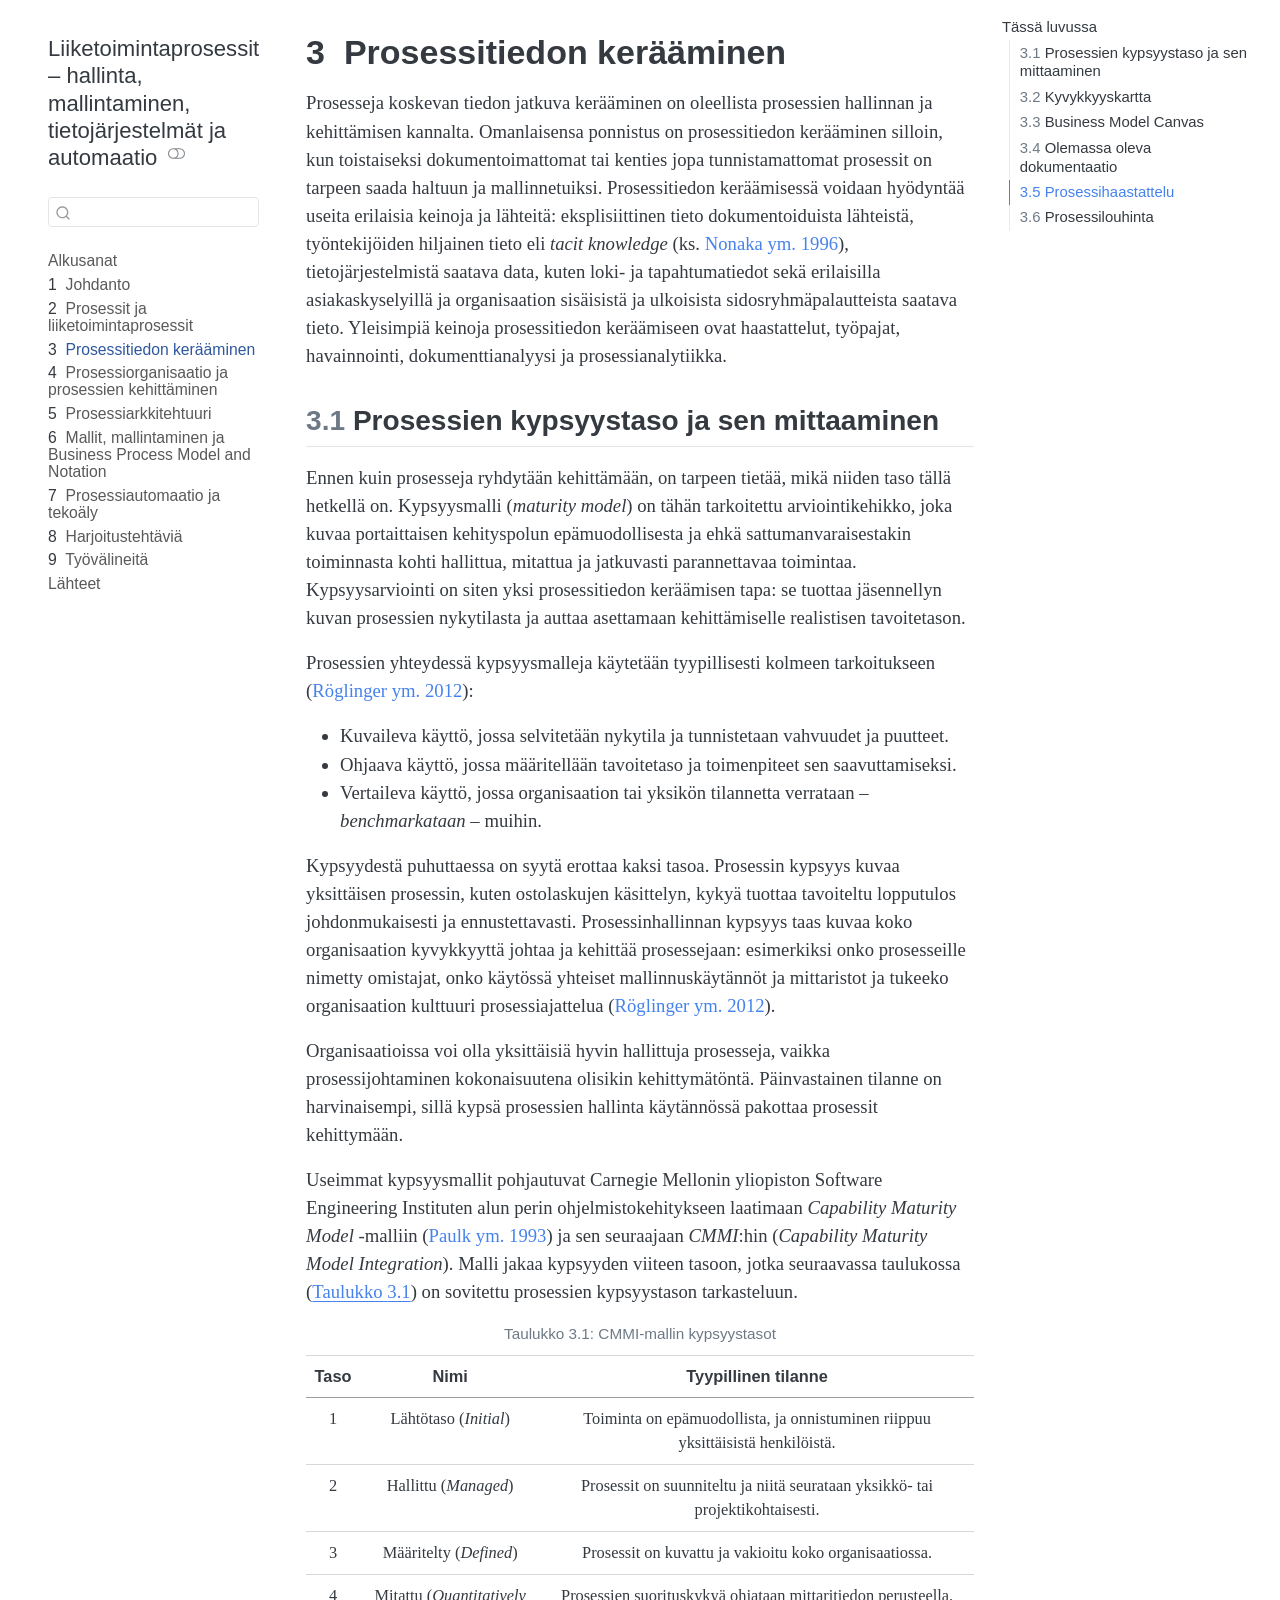
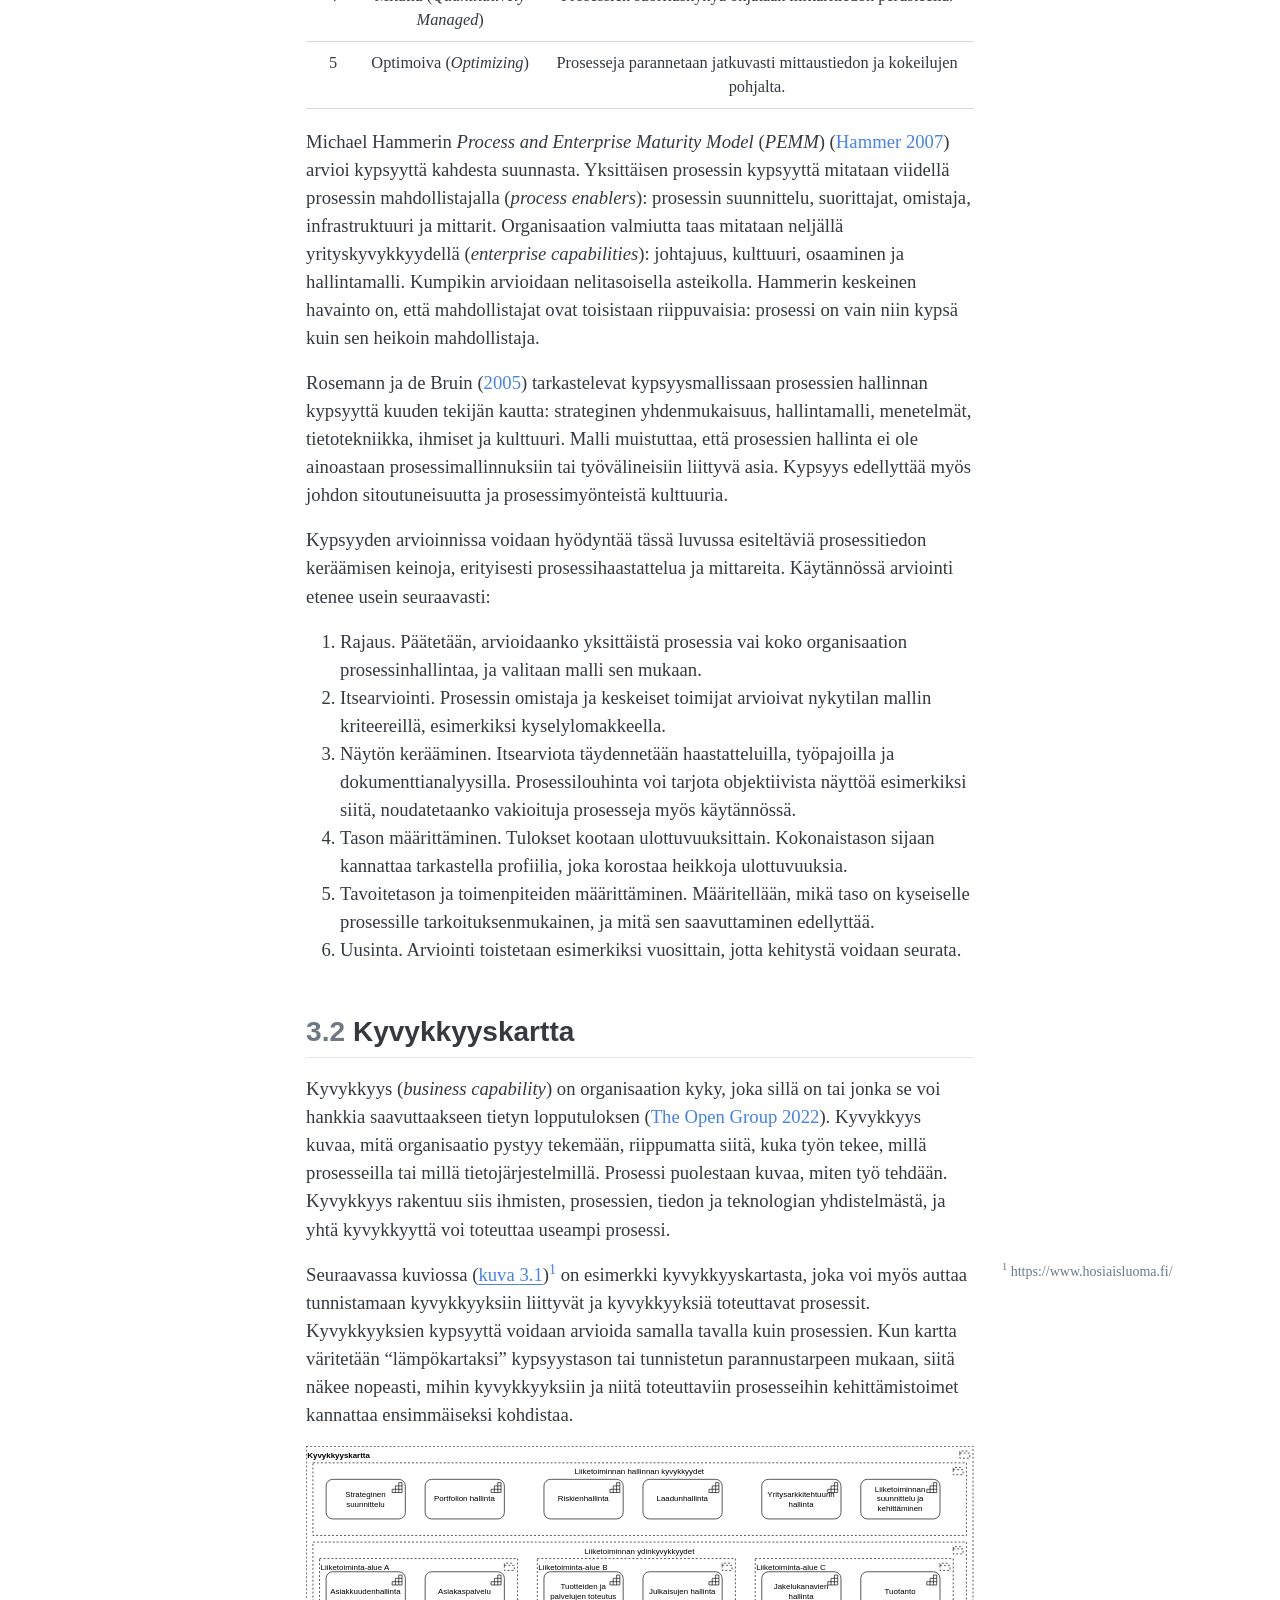
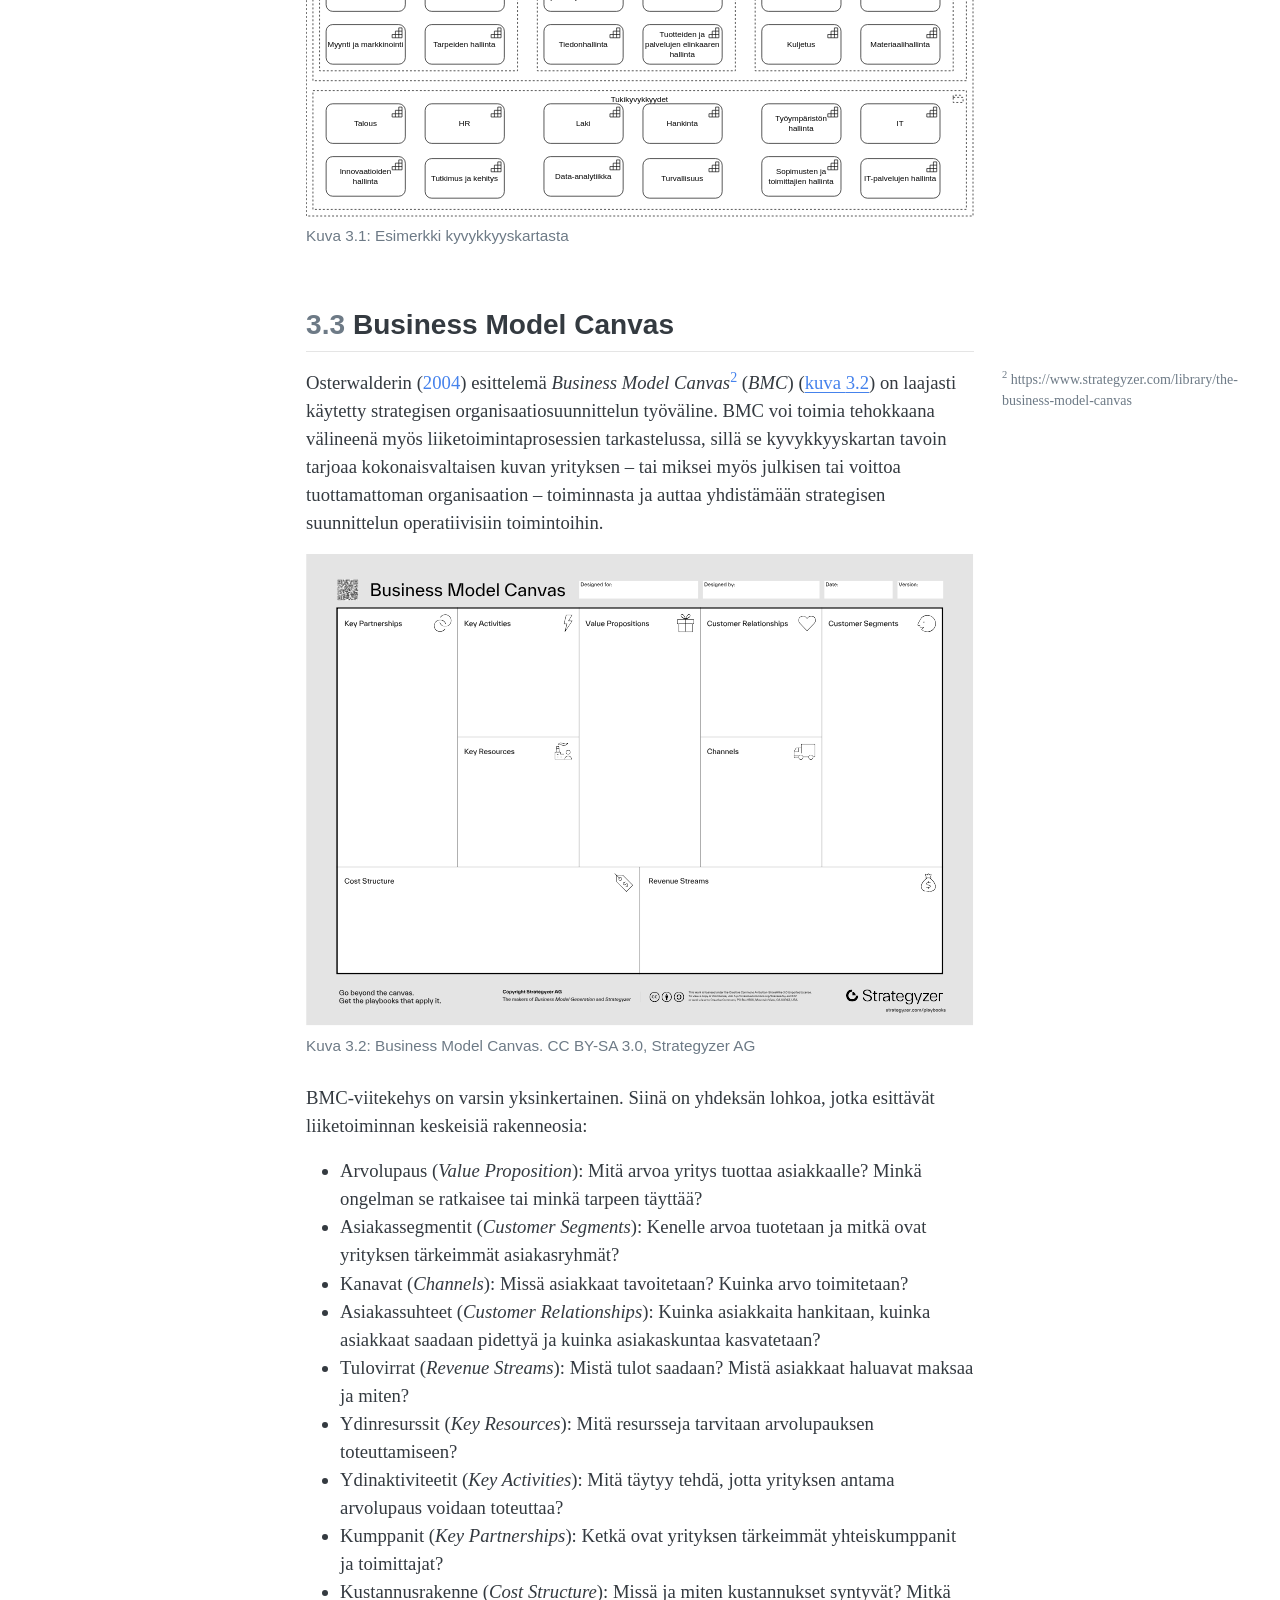
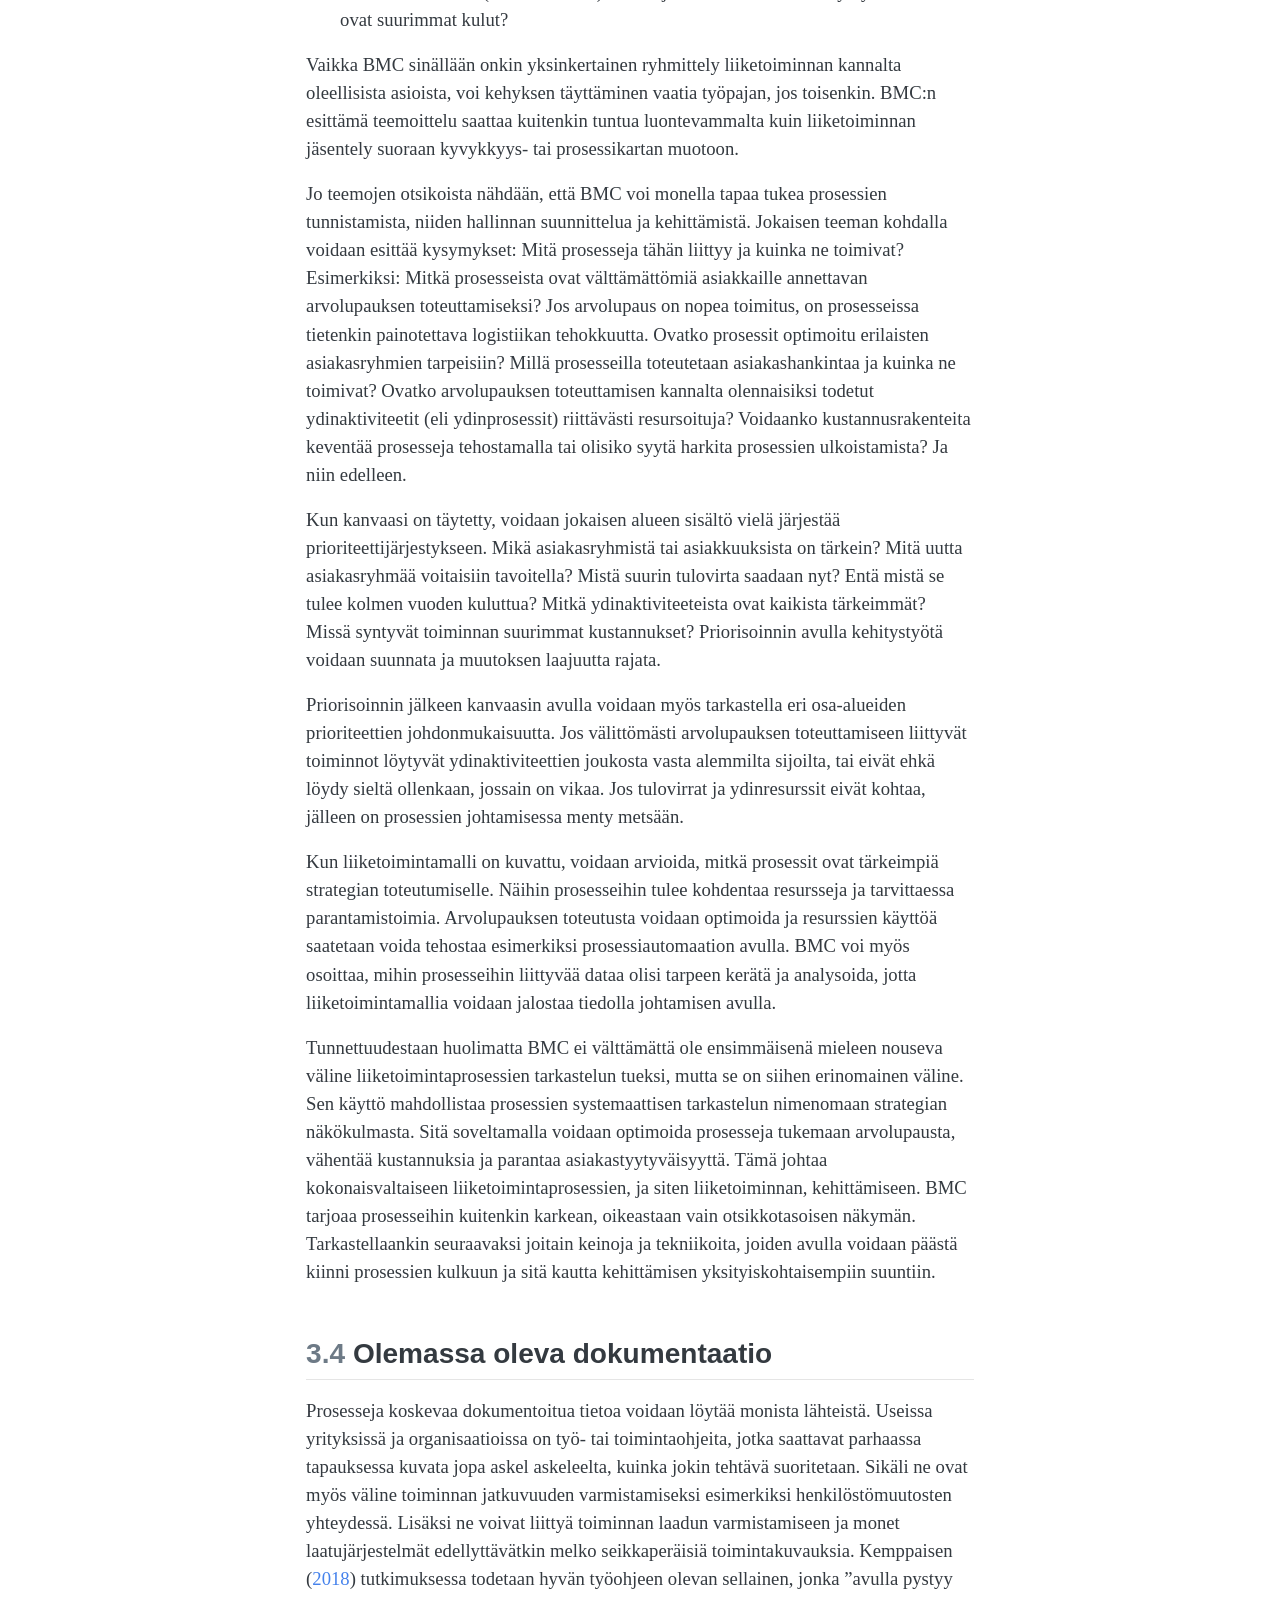
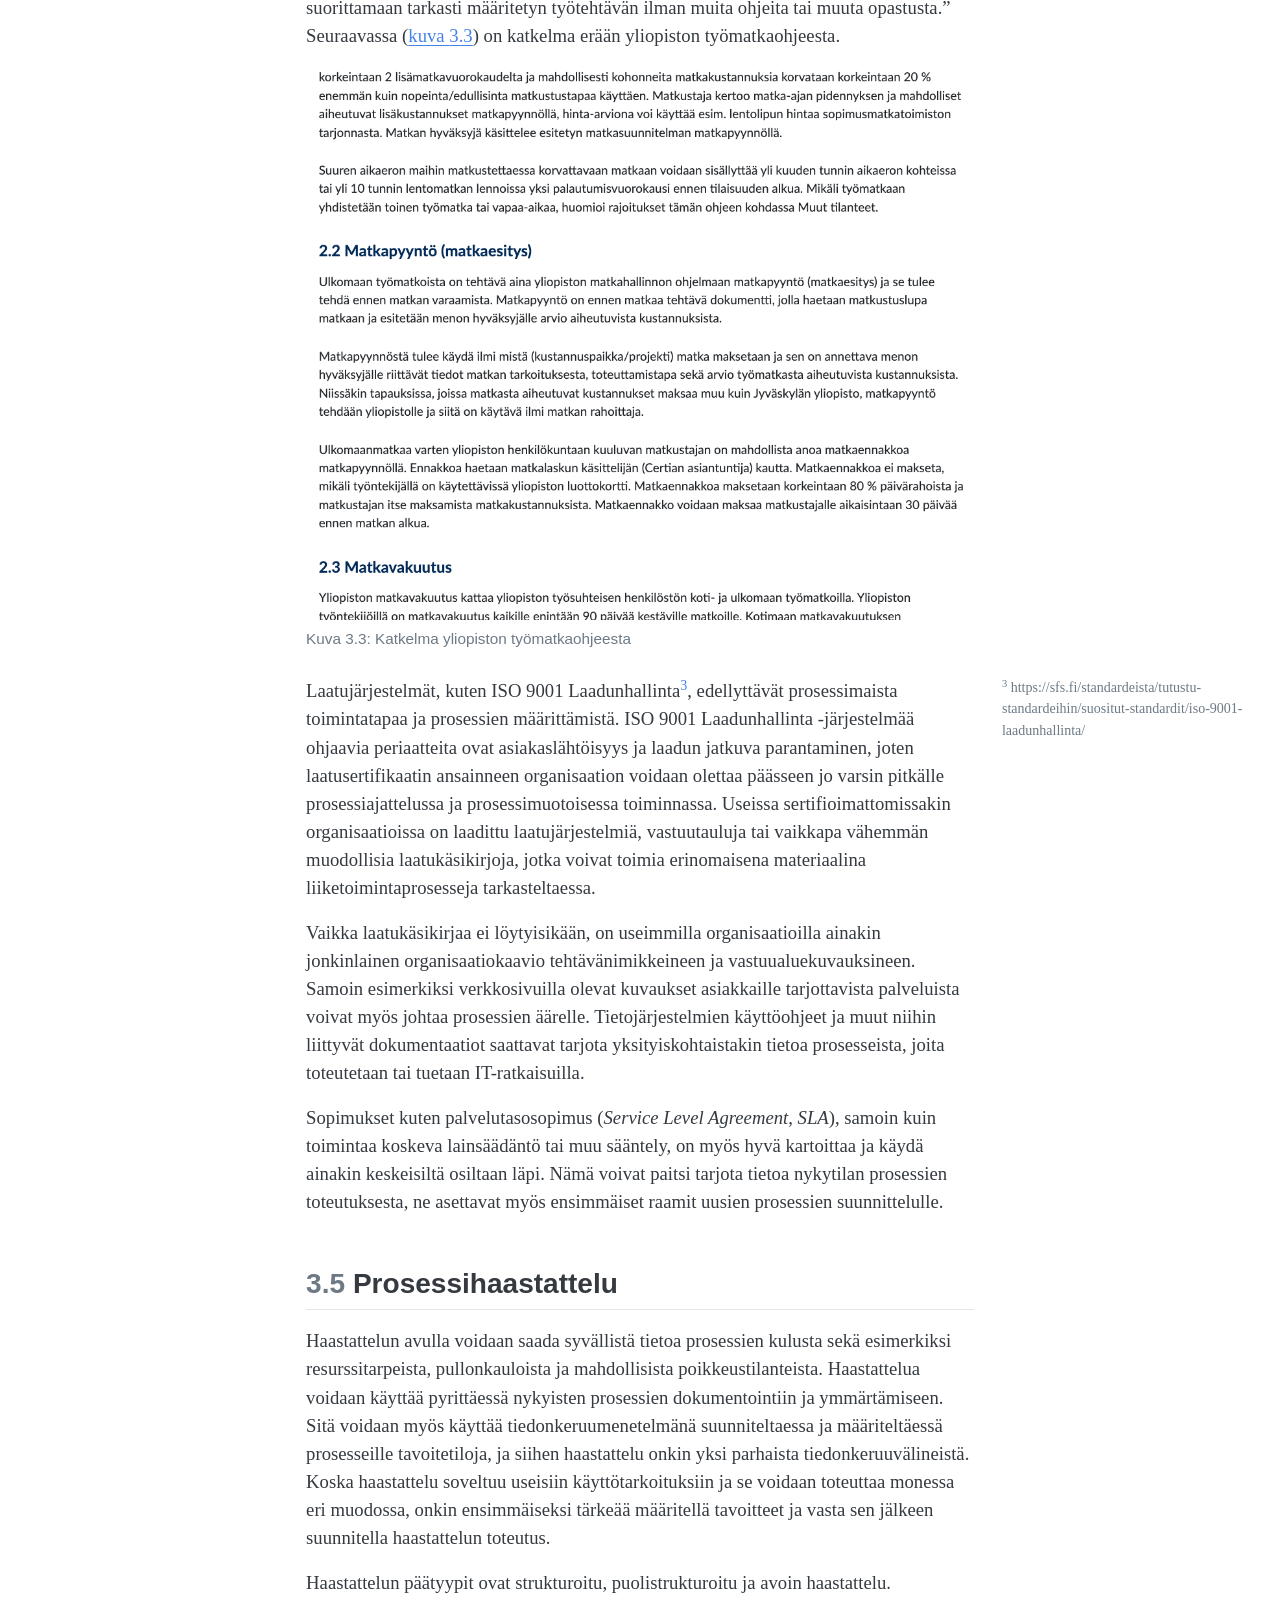
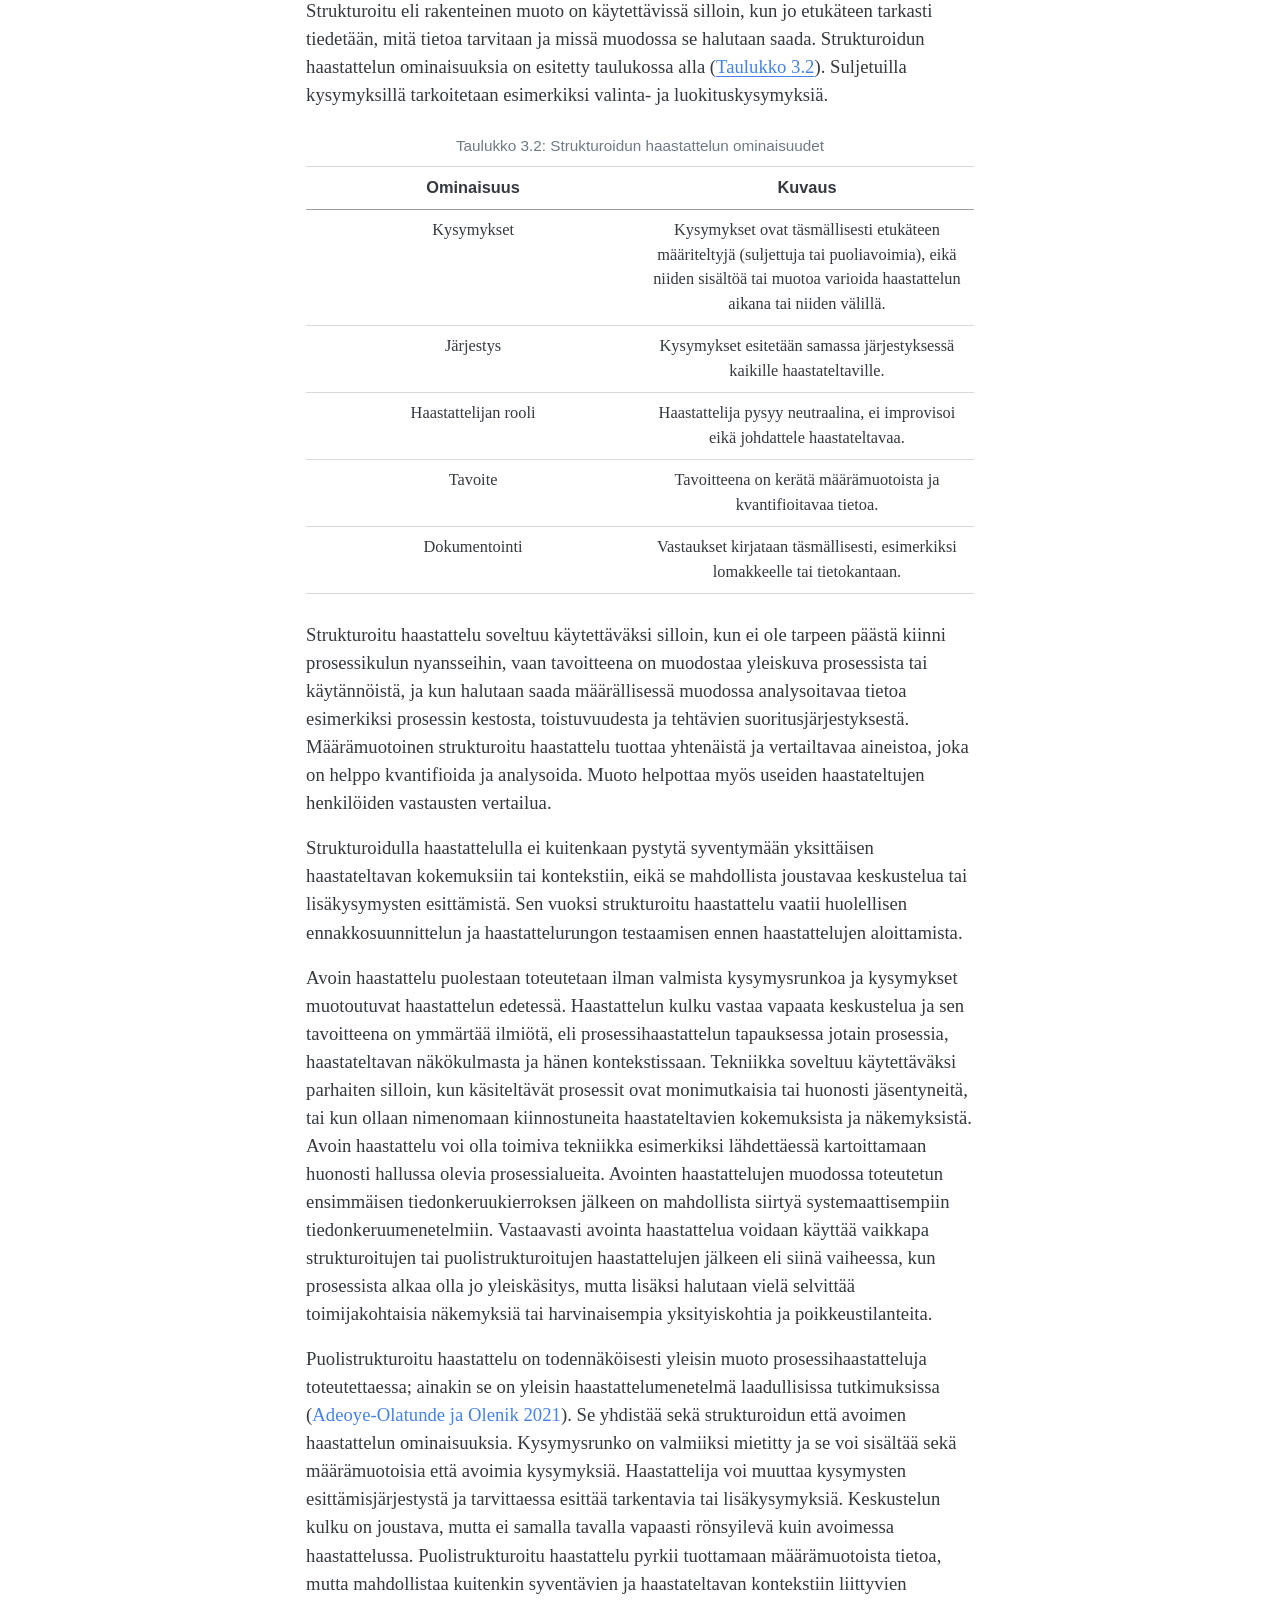
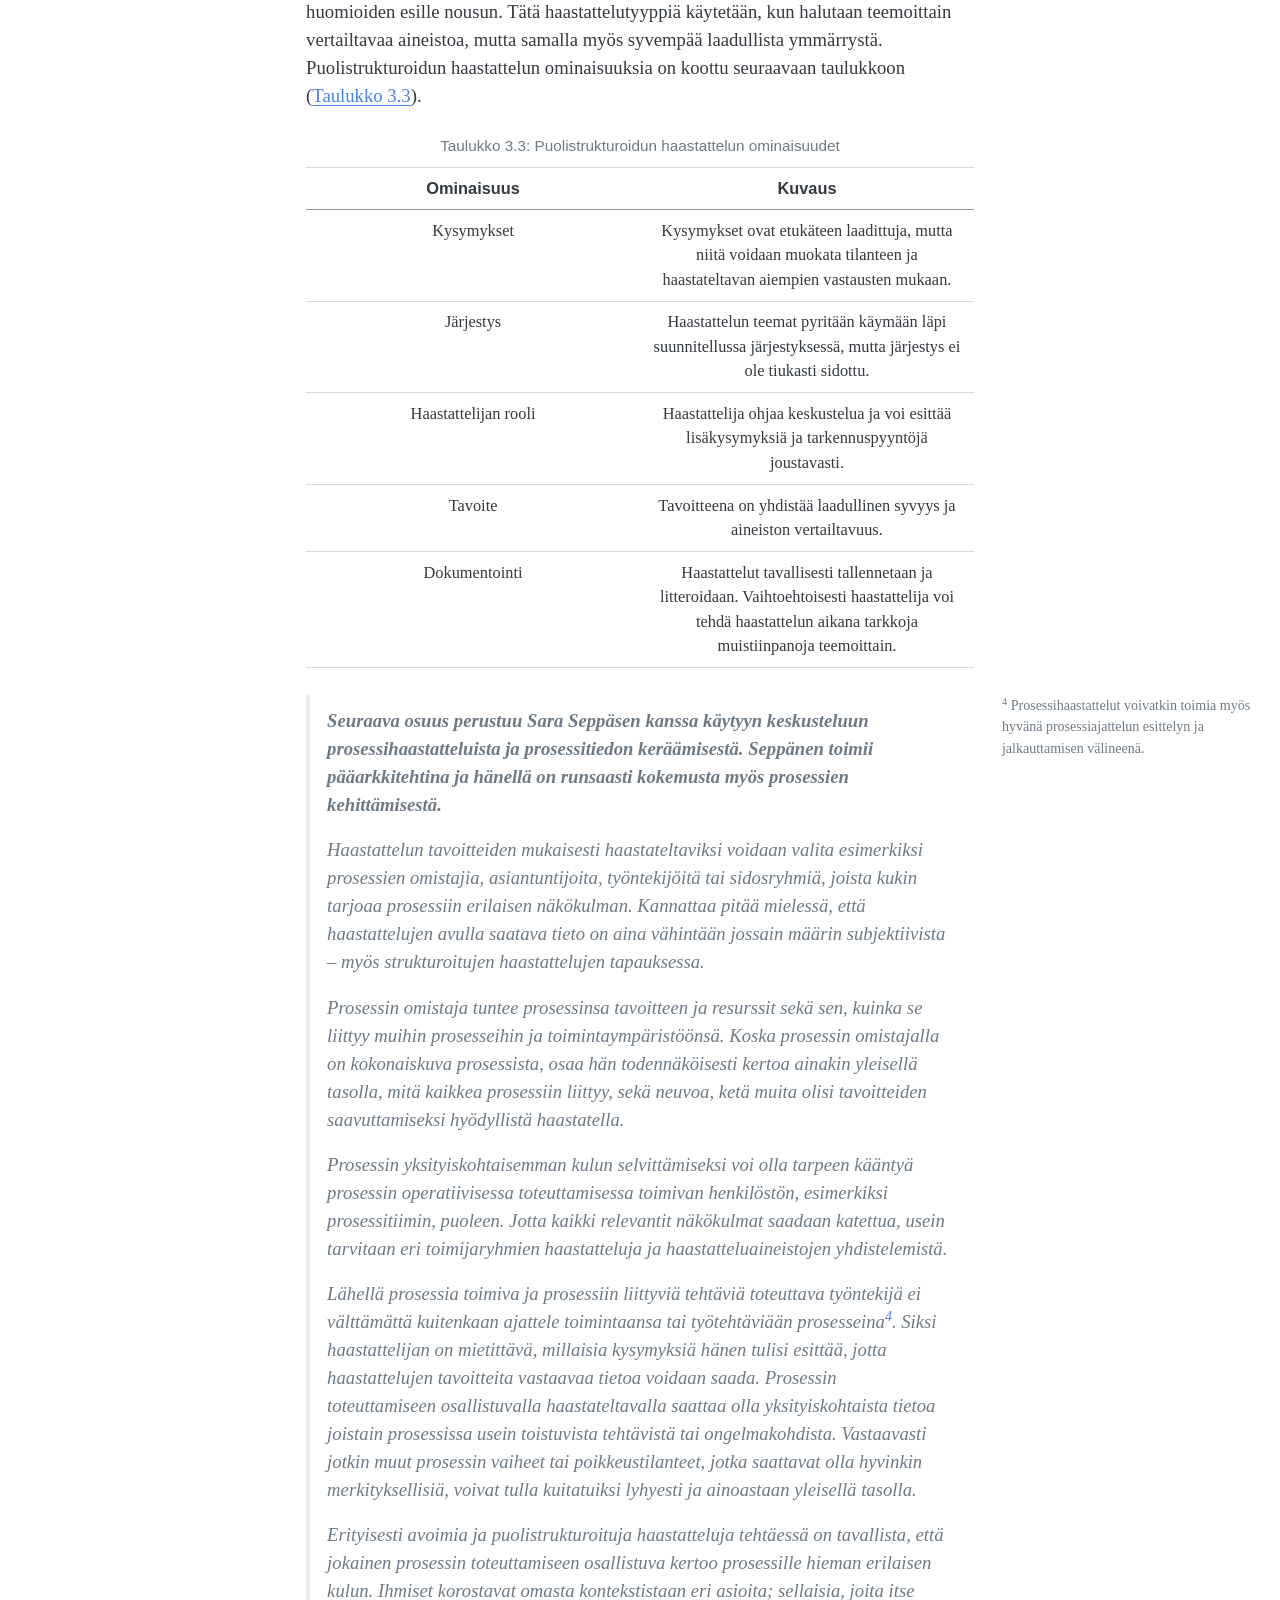
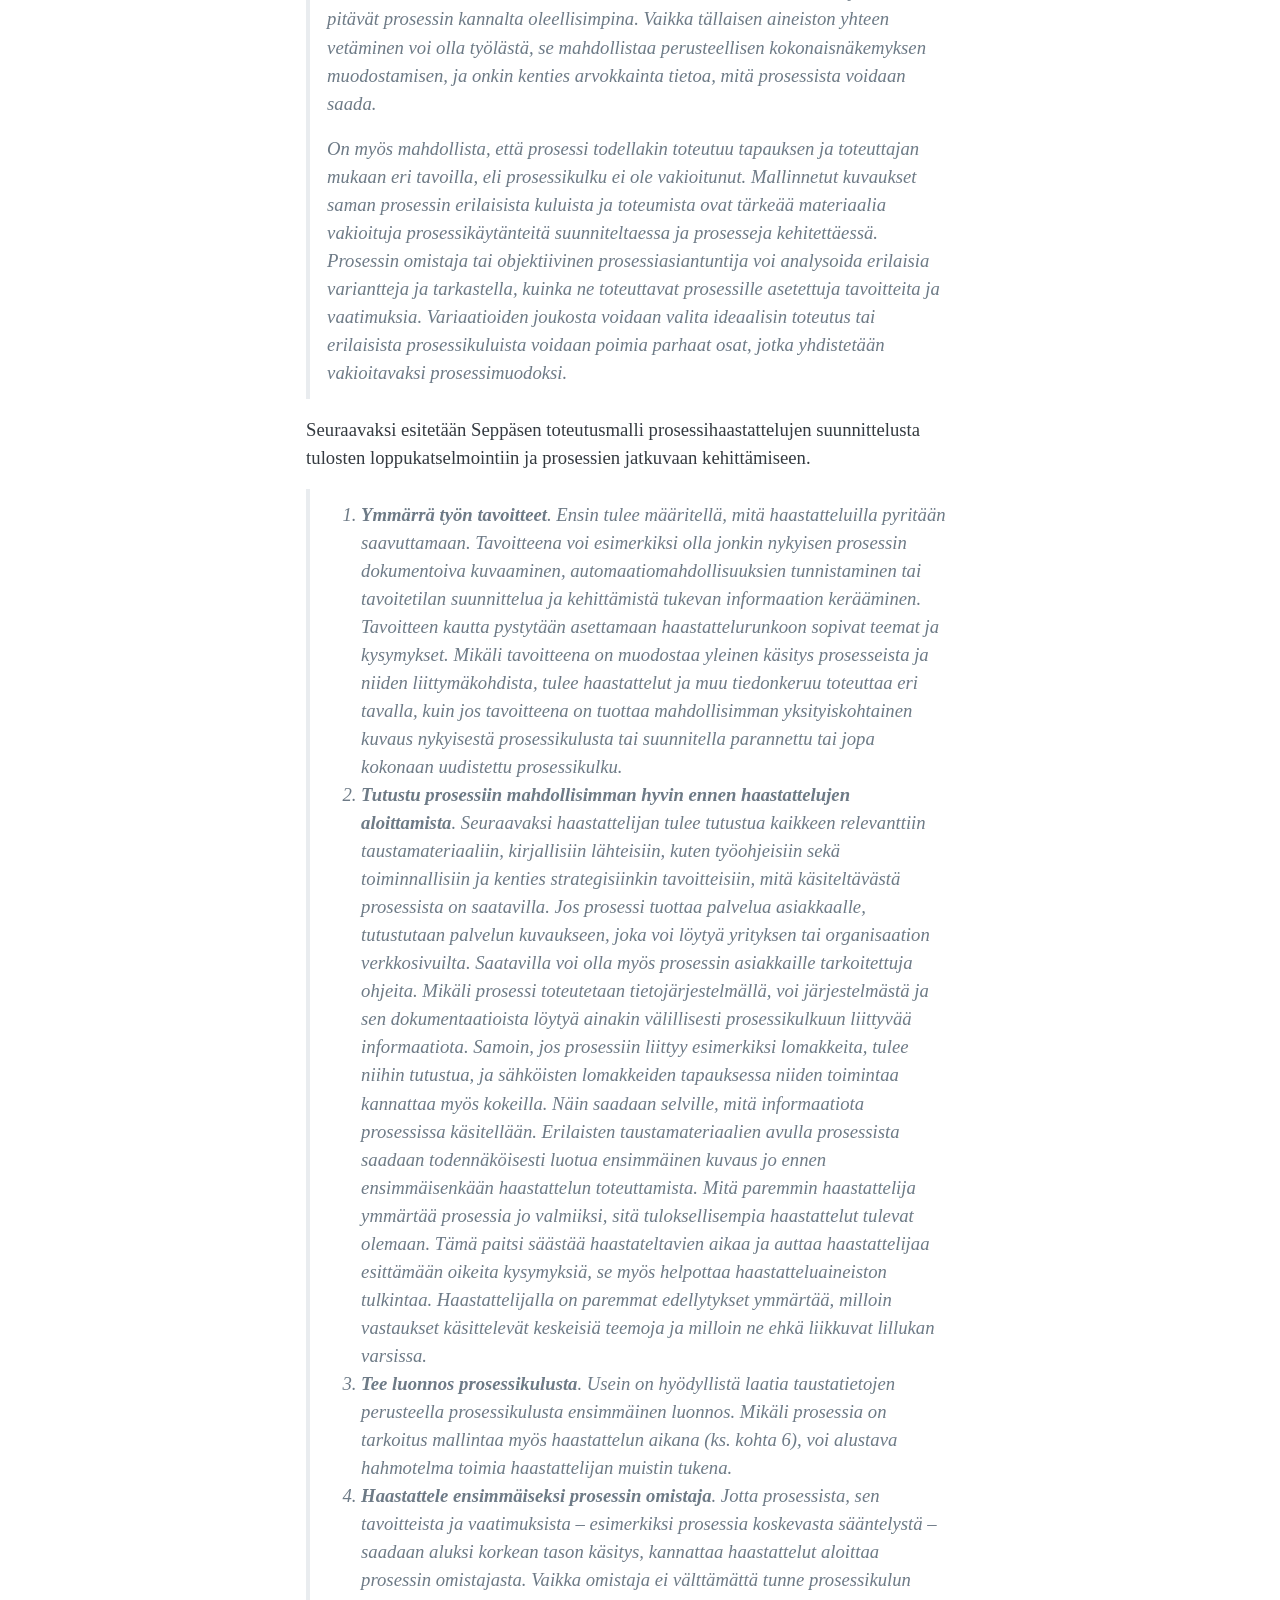
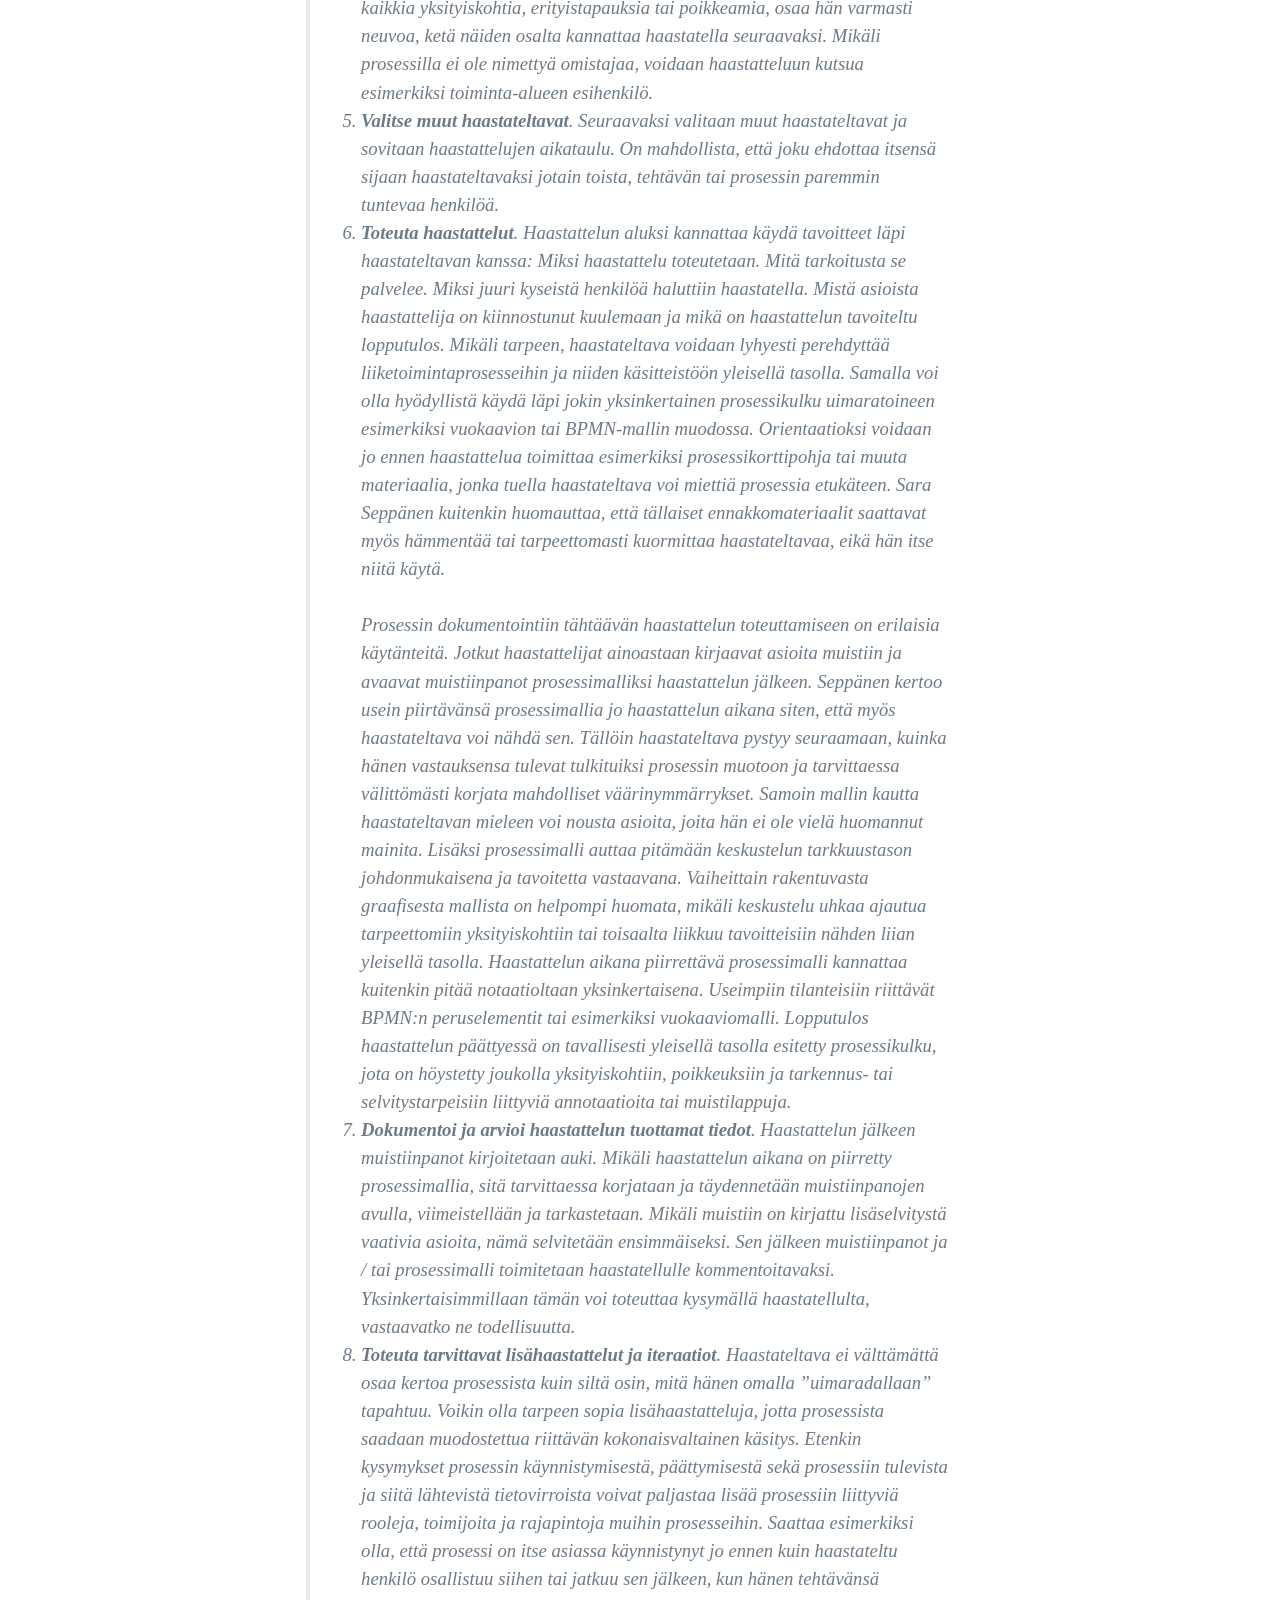
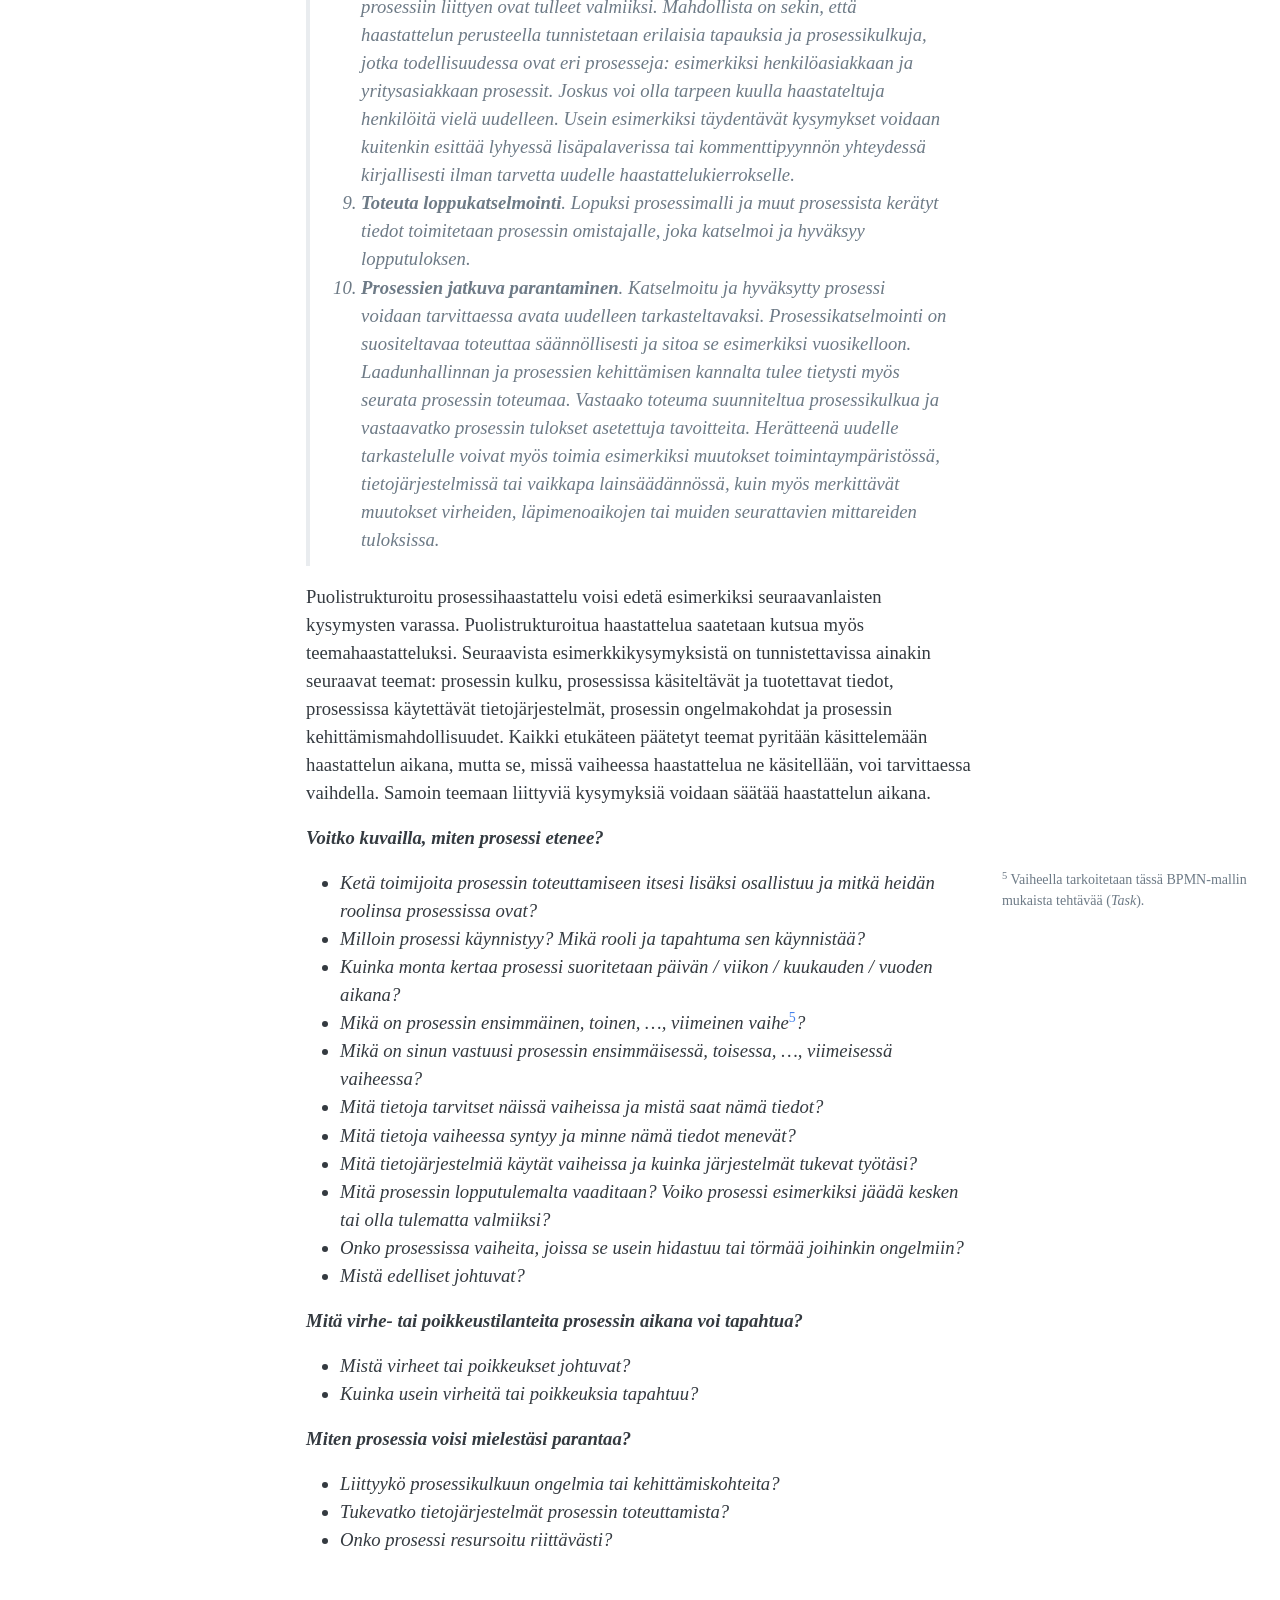
<file: prosessitiedon_keraaminen.html>
<!DOCTYPE html>
<html xmlns="http://www.w3.org/1999/xhtml" lang="fi" xml:lang="fi"><head>

<meta charset="utf-8">
<meta name="generator" content="quarto-1.10.19">

<meta name="viewport" content="width=device-width, initial-scale=1.0, user-scalable=yes">


<title>3&nbsp; Prosessitiedon kerääminen – Liiketoimintaprosessit -- hallinta, mallintaminen, tietojärjestelmät ja automaatio</title>
<style>
/* Default styles provided by pandoc.
** See https://pandoc.org/MANUAL.html#variables-for-html for config info.
*/
span.smallcaps{font-variant: small-caps;}
div.columns{display: flex; gap: 1.5em;}
div.column{flex: auto;}
@media screen {
div.columns{gap: min(4vw, 1.5em);}
div.column{overflow-x: auto;}
}
div.hanging-indent{margin-left: 1.5em; text-indent: -1.5em;}
ul.task-list{list-style: none;}
ul.task-list li input[type="checkbox"] {
  width: 0.8em;
  margin: 0 0.8em 0.2em -1em; /* quarto-specific, see https://github.com/quarto-dev/quarto-cli/issues/4556 */ 
  vertical-align: middle;
}
/* CSS for citations */
div.csl-bib-body { }
div.csl-entry {
  clear: both;
}
.hanging-indent div.csl-entry {
  margin-left:2em;
  text-indent:-2em;
}
div.csl-left-margin {
  min-width:2em;
  float:left;
}
div.csl-right-inline {
  margin-left:2em;
  padding-left:1em;
}
div.csl-indent {
  margin-left: 2em;
}</style>


<script src="site_libs/quarto-nav/quarto-nav.js"></script>
<script src="site_libs/quarto-nav/headroom.min.js"></script>
<script src="site_libs/clipboard/clipboard.min.js"></script>
<script src="site_libs/quarto-search/autocomplete.umd.js"></script>
<script src="site_libs/quarto-search/fuse.min.js"></script>
<script src="site_libs/quarto-search/quarto-search.js"></script>
<meta name="quarto:offset" content="./">
<link href="./prosessiorganisaatio_ja_prosessien_kehittaminen.html" rel="next">
<link href="./prosessit_ja_liiketoimintaprosessit.html" rel="prev">
<script src="site_libs/quarto-html/quarto.js" type="module"></script>
<script src="site_libs/quarto-html/tabsets/tabsets.js" type="module"></script>
<script src="site_libs/quarto-html/popper.min.js"></script>
<script src="site_libs/quarto-html/tippy.umd.min.js"></script>
<script src="site_libs/quarto-html/anchor.min.js"></script>
<link href="site_libs/quarto-html/tippy.css" rel="stylesheet">
<link href="site_libs/quarto-html/quarto-syntax-highlighting-bf27225e3a48a9273f3daa8f8e829971.css" rel="stylesheet" class="quarto-color-scheme" id="quarto-text-highlighting-styles">
<link href="site_libs/quarto-html/quarto-syntax-highlighting-dark-b626d73c4c936ccc3cb08be7d45d1df6.css" rel="stylesheet" class="quarto-color-scheme quarto-color-alternate" id="quarto-text-highlighting-styles">
<link href="site_libs/quarto-html/quarto-syntax-highlighting-bf27225e3a48a9273f3daa8f8e829971.css" rel="stylesheet" class="quarto-color-scheme-extra" id="quarto-text-highlighting-styles">
<script src="site_libs/bootstrap/bootstrap.min.js"></script>
<link href="site_libs/bootstrap/bootstrap-icons.css" rel="stylesheet">
<link href="site_libs/bootstrap/bootstrap-2a1a1914d861ccdc16544b75d36f383a.min.css" rel="stylesheet" append-hash="true" class="quarto-color-scheme" id="quarto-bootstrap" data-mode="light">
<link href="site_libs/bootstrap/bootstrap-dark-37a0ccb6f5b9899fcb884e11bb6f7458.min.css" rel="stylesheet" append-hash="true" class="quarto-color-scheme quarto-color-alternate" id="quarto-bootstrap" data-mode="dark">
<link href="site_libs/bootstrap/bootstrap-2a1a1914d861ccdc16544b75d36f383a.min.css" rel="stylesheet" append-hash="true" class="quarto-color-scheme-extra" id="quarto-bootstrap" data-mode="light">
<script src="site_libs/quarto-contrib/glightbox/glightbox.min.js"></script>
<link href="site_libs/quarto-contrib/glightbox/glightbox.min.css" rel="stylesheet">
<link href="site_libs/quarto-contrib/glightbox/lightbox.css" rel="stylesheet">
<script id="quarto-search-options" type="application/json">{
  "location": "sidebar",
  "copy-button": false,
  "collapse-after": 3,
  "panel-placement": "start",
  "type": "textbox",
  "limit": 50,
  "keyboard-shortcut": [
    "f",
    "/",
    "s"
  ],
  "show-item-context": false,
  "language": {
    "search-no-results-text": "Ei tuloksia",
    "search-matching-documents-text": "tulokset",
    "search-copy-link-title": "Kopioi linkki hakuun",
    "search-hide-matches-text": "Piilota loput tulokset",
    "search-more-match-text": "tulos tässä dokumentissa",
    "search-more-matches-text": "tulosta tässä dokumentissa",
    "search-clear-button-title": "Tyhjennä",
    "search-text-placeholder": "",
    "search-detached-cancel-button-title": "Peruuta",
    "search-submit-button-title": "Lähetä",
    "search-label": "Hae"
  }
}</script>


<link rel="stylesheet" href="styles.css">
</head>

<body class="nav-sidebar floating slimcontent quarto-light"><script id="quarto-html-before-body" type="application/javascript">
    const toggleBodyColorMode = (bsSheetEl) => {
      const mode = bsSheetEl.getAttribute("data-mode");
      const bodyEl = window.document.querySelector("body");
      if (mode === "dark") {
        bodyEl.classList.add("quarto-dark");
        bodyEl.classList.remove("quarto-light");
      } else {
        bodyEl.classList.add("quarto-light");
        bodyEl.classList.remove("quarto-dark");
      }
    }
    const toggleBodyColorPrimary = () => {
      const bsSheetEl = window.document.querySelector("link#quarto-bootstrap:not([rel=disabled-stylesheet])");
      if (bsSheetEl) {
        toggleBodyColorMode(bsSheetEl);
      }
    }
    const setColorSchemeToggle = (alternate) => {
      const toggles = window.document.querySelectorAll('.quarto-color-scheme-toggle');
      for (let i=0; i < toggles.length; i++) {
        const toggle = toggles[i];
        if (toggle) {
          if (alternate) {
            toggle.classList.add("alternate");
          } else {
            toggle.classList.remove("alternate");
          }
        }
      }
    };
    const toggleColorMode = (alternate) => {
      // Switch the stylesheets
      const primaryStylesheets = window.document.querySelectorAll('link.quarto-color-scheme:not(.quarto-color-alternate)');
      const alternateStylesheets = window.document.querySelectorAll('link.quarto-color-scheme.quarto-color-alternate');
      manageTransitions('#quarto-margin-sidebar .nav-link', false);
      if (alternate) {
        // note: dark is layered on light, we don't disable primary!
        enableStylesheet(alternateStylesheets);
        for (const sheetNode of alternateStylesheets) {
          if (sheetNode.id === "quarto-bootstrap") {
            toggleBodyColorMode(sheetNode);
          }
        }
      } else {
        disableStylesheet(alternateStylesheets);
        enableStylesheet(primaryStylesheets)
        toggleBodyColorPrimary();
      }
      manageTransitions('#quarto-margin-sidebar .nav-link', true);
      // Switch the toggles
      setColorSchemeToggle(alternate)
      // Hack to workaround the fact that safari doesn't
      // properly recolor the scrollbar when toggling (#1455)
      if (navigator.userAgent.indexOf('Safari') > 0 && navigator.userAgent.indexOf('Chrome') == -1) {
        manageTransitions("body", false);
        window.scrollTo(0, 1);
        setTimeout(() => {
          window.scrollTo(0, 0);
          manageTransitions("body", true);
        }, 40);
      }
    }
    const disableStylesheet = (stylesheets) => {
      for (let i=0; i < stylesheets.length; i++) {
        const stylesheet = stylesheets[i];
        stylesheet.rel = 'disabled-stylesheet';
      }
    }
    const enableStylesheet = (stylesheets) => {
      for (let i=0; i < stylesheets.length; i++) {
        const stylesheet = stylesheets[i];
        if(stylesheet.rel !== 'stylesheet') { // for Chrome, which will still FOUC without this check
          stylesheet.rel = 'stylesheet';
        }
      }
    }
    const manageTransitions = (selector, allowTransitions) => {
      const els = window.document.querySelectorAll(selector);
      for (let i=0; i < els.length; i++) {
        const el = els[i];
        if (allowTransitions) {
          el.classList.remove('notransition');
        } else {
          el.classList.add('notransition');
        }
      }
    }
    const isFileUrl = () => {
      return window.location.protocol === 'file:';
    }
    const hasAlternateSentinel = () => {
      let styleSentinel = getColorSchemeSentinel();
      if (styleSentinel !== null) {
        return styleSentinel === "alternate";
      } else {
        return false;
      }
    }
    const setStyleSentinel = (alternate) => {
      const value = alternate ? "alternate" : "default";
      if (!isFileUrl()) {
        window.localStorage.setItem("quarto-color-scheme", value);
      } else {
        localAlternateSentinel = value;
      }
    }
    const getColorSchemeSentinel = () => {
      if (!isFileUrl()) {
        const storageValue = window.localStorage.getItem("quarto-color-scheme");
        return storageValue != null ? storageValue : localAlternateSentinel;
      } else {
        return localAlternateSentinel;
      }
    }
    const toggleGiscusIfUsed = (isAlternate, darkModeDefault) => {
      const baseTheme = document.querySelector('#giscus-base-theme')?.value ?? 'light';
      const alternateTheme = document.querySelector('#giscus-alt-theme')?.value ?? 'dark';
      let newTheme = '';
      if(authorPrefersDark) {
        newTheme = isAlternate ? baseTheme : alternateTheme;
      } else {
        newTheme = isAlternate ? alternateTheme : baseTheme;
      }
      const changeGiscusTheme = () => {
        // From: https://github.com/giscus/giscus/issues/336
        const sendMessage = (message) => {
          const iframe = document.querySelector('iframe.giscus-frame');
          if (!iframe) return;
          iframe.contentWindow.postMessage({ giscus: message }, 'https://giscus.app');
        }
        sendMessage({
          setConfig: {
            theme: newTheme
          }
        });
      }
      const isGiscussLoaded = window.document.querySelector('iframe.giscus-frame') !== null;
      if (isGiscussLoaded) {
        changeGiscusTheme();
      }
    };
    const authorPrefersDark = false;
    const darkModeDefault = authorPrefersDark;
      document.querySelector('link#quarto-text-highlighting-styles.quarto-color-scheme-extra').rel = 'disabled-stylesheet';
      document.querySelector('link#quarto-bootstrap.quarto-color-scheme-extra').rel = 'disabled-stylesheet';
    let localAlternateSentinel = darkModeDefault ? 'alternate' : 'default';
    // Dark / light mode switch
    window.quartoToggleColorScheme = () => {
      // Read the current dark / light value
      let toAlternate = !hasAlternateSentinel();
      toggleColorMode(toAlternate);
      setStyleSentinel(toAlternate);
      toggleGiscusIfUsed(toAlternate, darkModeDefault);
      window.dispatchEvent(new Event('resize'));
    };
    // Switch to dark mode if need be
    if (hasAlternateSentinel()) {
      toggleColorMode(true);
    } else {
      toggleColorMode(false);
    }
  </script>

<div id="quarto-search-results"></div>
  <header id="quarto-header" class="headroom fixed-top">
  <nav class="quarto-secondary-nav">
    <div class="container-fluid d-flex">
      <button type="button" class="quarto-btn-toggle btn" data-bs-toggle="collapse" role="button" data-bs-target=".quarto-sidebar-collapse-item" aria-controls="quarto-sidebar" aria-expanded="false" aria-label="Vaihda sivupalkki" onclick="if (window.quartoToggleHeadroom) { window.quartoToggleHeadroom(); }">
        <i class="bi bi-layout-text-sidebar-reverse"></i>
      </button>
        <nav class="quarto-page-breadcrumbs" aria-label="breadcrumb"><ol class="breadcrumb"><li class="breadcrumb-item"><a href="./prosessitiedon_keraaminen.html"><span class="chapter-number">3</span>&nbsp; <span class="chapter-title">Prosessitiedon kerääminen</span></a></li></ol></nav>
        <a class="flex-grow-1" role="navigation" data-bs-toggle="collapse" data-bs-target=".quarto-sidebar-collapse-item" aria-controls="quarto-sidebar" aria-expanded="false" aria-label="Vaihda sivupalkki" onclick="if (window.quartoToggleHeadroom) { window.quartoToggleHeadroom(); }">      
        </a>
      <button type="button" class="btn quarto-search-button" aria-label="Hae" onclick="window.quartoOpenSearch();">
        <i class="bi bi-search"></i>
      </button>
    </div>
  </nav>
</header>
<!-- content -->
<div id="quarto-content" class="quarto-container page-columns page-rows-contents page-layout-article">
<!-- sidebar -->
  <nav id="quarto-sidebar" class="sidebar collapse collapse-horizontal quarto-sidebar-collapse-item sidebar-navigation floating overflow-auto">
    <div class="pt-lg-2 mt-2 text-left sidebar-header">
    <div class="sidebar-title mb-0 py-0">
      <a href="./">Liiketoimintaprosessit – hallinta, mallintaminen, tietojärjestelmät ja automaatio</a> 
        <div class="sidebar-tools-main">
  <a href="" class="quarto-color-scheme-toggle quarto-navigation-tool  px-1" onclick="window.quartoToggleColorScheme(); return false;" title="Tumma tila päälle/pois"><i class="bi"></i></a>
</div>
    </div>
      </div>
        <div class="mt-2 flex-shrink-0 align-items-center">
        <div class="sidebar-search">
        <div id="quarto-search" class="" title="Hae"></div>
        </div>
        </div>
    <div class="sidebar-menu-container"> 
    <ul class="list-unstyled mt-1">
        <li class="sidebar-item">
  <div class="sidebar-item-container"> 
  <a href="./index.html" class="sidebar-item-text sidebar-link">
 <span class="menu-text">Alkusanat</span></a>
  </div>
</li>
        <li class="sidebar-item">
  <div class="sidebar-item-container"> 
  <a href="./johdanto.html" class="sidebar-item-text sidebar-link">
 <span class="menu-text"><span class="chapter-number">1</span>&nbsp; <span class="chapter-title">Johdanto</span></span></a>
  </div>
</li>
        <li class="sidebar-item">
  <div class="sidebar-item-container"> 
  <a href="./prosessit_ja_liiketoimintaprosessit.html" class="sidebar-item-text sidebar-link">
 <span class="menu-text"><span class="chapter-number">2</span>&nbsp; <span class="chapter-title">Prosessit ja liiketoimintaprosessit</span></span></a>
  </div>
</li>
        <li class="sidebar-item">
  <div class="sidebar-item-container"> 
  <a href="./prosessitiedon_keraaminen.html" class="sidebar-item-text sidebar-link active">
 <span class="menu-text"><span class="chapter-number">3</span>&nbsp; <span class="chapter-title">Prosessitiedon kerääminen</span></span></a>
  </div>
</li>
        <li class="sidebar-item">
  <div class="sidebar-item-container"> 
  <a href="./prosessiorganisaatio_ja_prosessien_kehittaminen.html" class="sidebar-item-text sidebar-link">
 <span class="menu-text"><span class="chapter-number">4</span>&nbsp; <span class="chapter-title">Prosessiorganisaatio ja prosessien kehittäminen</span></span></a>
  </div>
</li>
        <li class="sidebar-item">
  <div class="sidebar-item-container"> 
  <a href="./prosessiarkkitehtuuri.html" class="sidebar-item-text sidebar-link">
 <span class="menu-text"><span class="chapter-number">5</span>&nbsp; <span class="chapter-title">Prosessiarkkitehtuuri</span></span></a>
  </div>
</li>
        <li class="sidebar-item">
  <div class="sidebar-item-container"> 
  <a href="./bpmn_ja_prosessien_kuvaaminen.html" class="sidebar-item-text sidebar-link">
 <span class="menu-text"><span class="chapter-number">6</span>&nbsp; <span class="chapter-title">Mallit, mallintaminen ja Business Process Model and Notation</span></span></a>
  </div>
</li>
        <li class="sidebar-item">
  <div class="sidebar-item-container"> 
  <a href="./prosessiautomaatio.html" class="sidebar-item-text sidebar-link">
 <span class="menu-text"><span class="chapter-number">7</span>&nbsp; <span class="chapter-title">Prosessiautomaatio ja tekoäly</span></span></a>
  </div>
</li>
        <li class="sidebar-item">
  <div class="sidebar-item-container"> 
  <a href="./tehtavat.html" class="sidebar-item-text sidebar-link">
 <span class="menu-text"><span class="chapter-number">8</span>&nbsp; <span class="chapter-title">Harjoitustehtäviä</span></span></a>
  </div>
</li>
        <li class="sidebar-item">
  <div class="sidebar-item-container"> 
  <a href="./tyovalineita.html" class="sidebar-item-text sidebar-link">
 <span class="menu-text"><span class="chapter-number">9</span>&nbsp; <span class="chapter-title">Työvälineitä</span></span></a>
  </div>
</li>
        <li class="sidebar-item">
  <div class="sidebar-item-container"> 
  <a href="./references.html" class="sidebar-item-text sidebar-link">
 <span class="menu-text">Lähteet</span></a>
  </div>
</li>
    </ul>
    </div>
</nav>
<div id="quarto-sidebar-glass" class="quarto-sidebar-collapse-item" data-bs-toggle="collapse" data-bs-target=".quarto-sidebar-collapse-item"></div>
<!-- margin-sidebar -->
    <div id="quarto-margin-sidebar" class="sidebar margin-sidebar">
        <nav id="TOC" role="doc-toc" class="toc-active">
    <h2 id="toc-title">Tässä luvussa</h2>
   
  <ul>
  <li><a href="#prosessien-kypsyystaso-ja-sen-mittaaminen" id="toc-prosessien-kypsyystaso-ja-sen-mittaaminen" class="nav-link active" data-scroll-target="#prosessien-kypsyystaso-ja-sen-mittaaminen"><span class="header-section-number">3.1</span> Prosessien kypsyystaso ja sen mittaaminen</a></li>
  <li><a href="#kyvykkyyskartta" id="toc-kyvykkyyskartta" class="nav-link" data-scroll-target="#kyvykkyyskartta"><span class="header-section-number">3.2</span> Kyvykkyyskartta</a></li>
  <li><a href="#business-model-canvas" id="toc-business-model-canvas" class="nav-link" data-scroll-target="#business-model-canvas"><span class="header-section-number">3.3</span> Business Model Canvas</a></li>
  <li><a href="#olemassa-oleva-dokumentaatio" id="toc-olemassa-oleva-dokumentaatio" class="nav-link" data-scroll-target="#olemassa-oleva-dokumentaatio"><span class="header-section-number">3.4</span> Olemassa oleva dokumentaatio</a></li>
  <li><a href="#prosessihaastattelu" id="toc-prosessihaastattelu" class="nav-link" data-scroll-target="#prosessihaastattelu"><span class="header-section-number">3.5</span> Prosessihaastattelu</a></li>
  <li><a href="#prosessilouhinta" id="toc-prosessilouhinta" class="nav-link" data-scroll-target="#prosessilouhinta"><span class="header-section-number">3.6</span> Prosessilouhinta</a></li>
  </ul>
</nav>
    </div>
<!-- main -->
<main class="content page-columns page-full" id="quarto-document-content">


<header id="title-block-header" class="quarto-title-block default">
<div class="quarto-title">
<h1 class="title"><span class="chapter-number">3</span>&nbsp; <span class="chapter-title">Prosessitiedon kerääminen</span></h1>
</div>



<div class="quarto-title-meta">

    
  
    
  </div>
  


</header>


<p>Prosesseja koskevan tiedon jatkuva kerääminen on oleellista prosessien hallinnan ja kehittämisen kannalta. Omanlaisensa ponnistus on prosessitiedon kerääminen silloin, kun toistaiseksi dokumentoimattomat tai kenties jopa tunnistamattomat prosessit on tarpeen saada haltuun ja mallinnetuiksi. Prosessitiedon keräämisessä voidaan hyödyntää useita erilaisia keinoja ja lähteitä: eksplisiittinen tieto dokumentoiduista lähteistä, työntekijöiden hiljainen tieto eli <em>tacit knowledge</em> <span class="citation" data-cites="nonaka1996theory">(ks. <a href="references.html#ref-nonaka1996theory" role="doc-biblioref">Nonaka ym. 1996</a>)</span>, tietojärjestelmistä saatava data, kuten loki- ja tapahtumatiedot sekä erilaisilla asiakaskyselyillä ja organisaation sisäisistä ja ulkoisista sidosryhmäpalautteista saatava tieto. Yleisimpiä keinoja prosessitiedon keräämiseen ovat haastattelut, työpajat, havainnointi, dokumenttianalyysi ja prosessianalytiikka.</p>
<section id="prosessien-kypsyystaso-ja-sen-mittaaminen" class="level2" data-number="3.1">
<h2 data-number="3.1" class="anchored" data-anchor-id="prosessien-kypsyystaso-ja-sen-mittaaminen"><span class="header-section-number">3.1</span> Prosessien kypsyystaso ja sen mittaaminen</h2>
<p>Ennen kuin prosesseja ryhdytään kehittämään, on tarpeen tietää, mikä niiden taso tällä hetkellä on. Kypsyysmalli (<em>maturity model</em>) on tähän tarkoitettu arviointikehikko, joka kuvaa portaittaisen kehityspolun epämuodollisesta ja ehkä sattumanvaraisestakin toiminnasta kohti hallittua, mitattua ja jatkuvasti parannettavaa toimintaa. Kypsyysarviointi on siten yksi prosessitiedon keräämisen tapa: se tuottaa jäsennellyn kuvan prosessien nykytilasta ja auttaa asettamaan kehittämiselle realistisen tavoitetason.</p>
<p>Prosessien yhteydessä kypsyysmalleja käytetään tyypillisesti kolmeen tarkoitukseen <span class="citation" data-cites="roglinger2012">(<a href="references.html#ref-roglinger2012" role="doc-biblioref">Röglinger ym. 2012</a>)</span>:</p>
<ul>
<li>Kuvaileva käyttö, jossa selvitetään nykytila ja tunnistetaan vahvuudet ja puutteet.</li>
<li>Ohjaava käyttö, jossa määritellään tavoitetaso ja toimenpiteet sen saavuttamiseksi.</li>
<li>Vertaileva käyttö, jossa organisaation tai yksikön tilannetta verrataan – <em>benchmarkataan</em> – muihin.</li>
</ul>
<p>Kypsyydestä puhuttaessa on syytä erottaa kaksi tasoa. Prosessin kypsyys kuvaa yksittäisen prosessin, kuten ostolaskujen käsittelyn, kykyä tuottaa tavoiteltu lopputulos johdonmukaisesti ja ennustettavasti. Prosessinhallinnan kypsyys taas kuvaa koko organisaation kyvykkyyttä johtaa ja kehittää prosessejaan: esimerkiksi onko prosesseille nimetty omistajat, onko käytössä yhteiset mallinnuskäytännöt ja mittaristot ja tukeeko organisaation kulttuuri prosessiajattelua <span class="citation" data-cites="roglinger2012">(<a href="references.html#ref-roglinger2012" role="doc-biblioref">Röglinger ym. 2012</a>)</span>.</p>
<p>Organisaatioissa voi olla yksittäisiä hyvin hallittuja prosesseja, vaikka prosessijohtaminen kokonaisuutena olisikin kehittymätöntä. Päinvastainen tilanne on harvinaisempi, sillä kypsä prosessien hallinta käytännössä pakottaa prosessit kehittymään.</p>
<p>Useimmat kypsyysmallit pohjautuvat Carnegie Mellonin yliopiston Software Engineering Instituten alun perin ohjelmistokehitykseen laatimaan <em>Capability Maturity Model</em> -malliin <span class="citation" data-cites="paulk1993">(<a href="references.html#ref-paulk1993" role="doc-biblioref">Paulk ym. 1993</a>)</span> ja sen seuraajaan <em>CMMI</em>:hin (<em>Capability Maturity Model Integration</em>). Malli jakaa kypsyyden viiteen tasoon, jotka seuraavassa taulukossa (<a href="#tbl-kypsyystasot" class="quarto-xref">Taulukko&nbsp;<span>3.1</span></a>) on sovitettu prosessien kypsyystason tarkasteluun.</p>
<div id="tbl-kypsyystasot" class="quarto-float quarto-figure quarto-figure-center anchored" data-tbl-colwidths="[8,27,65]">
<figure class="quarto-float quarto-float-tbl figure">
<figcaption class="quarto-float-caption-top quarto-float-caption quarto-float-tbl" id="tbl-kypsyystasot-caption-0ceaefa1-69ba-4598-a22c-09a6ac19f8ca">
Taulukko&nbsp;3.1: CMMI-mallin kypsyystasot
</figcaption>
<div aria-describedby="tbl-kypsyystasot-caption-0ceaefa1-69ba-4598-a22c-09a6ac19f8ca">
<table class="caption-top table">
<colgroup>
<col style="width: 8%">
<col style="width: 27%">
<col style="width: 65%">
</colgroup>
<thead>
<tr class="header">
<th>Taso</th>
<th>Nimi</th>
<th>Tyypillinen tilanne</th>
</tr>
</thead>
<tbody>
<tr class="odd">
<td>1</td>
<td>Lähtötaso (<em>Initial</em>)</td>
<td>Toiminta on epämuodollista, ja onnistuminen riippuu yksittäisistä henkilöistä.</td>
</tr>
<tr class="even">
<td>2</td>
<td>Hallittu (<em>Managed</em>)</td>
<td>Prosessit on suunniteltu ja niitä seurataan yksikkö- tai projektikohtaisesti.</td>
</tr>
<tr class="odd">
<td>3</td>
<td>Määritelty (<em>Defined</em>)</td>
<td>Prosessit on kuvattu ja vakioitu koko organisaatiossa.</td>
</tr>
<tr class="even">
<td>4</td>
<td>Mitattu (<em>Quantitatively Managed</em>)</td>
<td>Prosessien suorituskykyä ohjataan mittaritiedon perusteella.</td>
</tr>
<tr class="odd">
<td>5</td>
<td>Optimoiva (<em>Optimizing</em>)</td>
<td>Prosesseja parannetaan jatkuvasti mittaustiedon ja kokeilujen pohjalta.</td>
</tr>
</tbody>
</table>
</div>
</figure>
</div>
<p>Michael Hammerin <em>Process and Enterprise Maturity Model</em> (<em>PEMM</em>) <span class="citation" data-cites="hammer2007">(<a href="references.html#ref-hammer2007" role="doc-biblioref">Hammer 2007</a>)</span> arvioi kypsyyttä kahdesta suunnasta. Yksittäisen prosessin kypsyyttä mitataan viidellä prosessin mahdollistajalla (<em>process enablers</em>): prosessin suunnittelu, suorittajat, omistaja, infrastruktuuri ja mittarit. Organisaation valmiutta taas mitataan neljällä yrityskyvykkyydellä (<em>enterprise capabilities</em>): johtajuus, kulttuuri, osaaminen ja hallintamalli. Kumpikin arvioidaan nelitasoisella asteikolla. Hammerin keskeinen havainto on, että mahdollistajat ovat toisistaan riippuvaisia: prosessi on vain niin kypsä kuin sen heikoin mahdollistaja.</p>
<p>Rosemann ja de Bruin <span class="citation" data-cites="rosemann2005">(<a href="references.html#ref-rosemann2005" role="doc-biblioref">2005</a>)</span> tarkastelevat kypsyysmallissaan prosessien hallinnan kypsyyttä kuuden tekijän kautta: strateginen yhdenmukaisuus, hallintamalli, menetelmät, tietotekniikka, ihmiset ja kulttuuri. Malli muistuttaa, että prosessien hallinta ei ole ainoastaan prosessimallinnuksiin tai työvälineisiin liittyvä asia. Kypsyys edellyttää myös johdon sitoutuneisuutta ja prosessimyönteistä kulttuuria.</p>
<p>Kypsyyden arvioinnissa voidaan hyödyntää tässä luvussa esiteltäviä prosessitiedon keräämisen keinoja, erityisesti prosessihaastattelua ja mittareita. Käytännössä arviointi etenee usein seuraavasti:</p>
<ol type="1">
<li>Rajaus. Päätetään, arvioidaanko yksittäistä prosessia vai koko organisaation prosessinhallintaa, ja valitaan malli sen mukaan.</li>
<li>Itsearviointi. Prosessin omistaja ja keskeiset toimijat arvioivat nykytilan mallin kriteereillä, esimerkiksi kyselylomakkeella.</li>
<li>Näytön kerääminen. Itsearviota täydennetään haastatteluilla, työpajoilla ja dokumenttianalyysilla. Prosessilouhinta voi tarjota objektiivista näyttöä esimerkiksi siitä, noudatetaanko vakioituja prosesseja myös käytännössä.</li>
<li>Tason määrittäminen. Tulokset kootaan ulottuvuuksittain. Kokonaistason sijaan kannattaa tarkastella profiilia, joka korostaa heikkoja ulottuvuuksia.</li>
<li>Tavoitetason ja toimenpiteiden määrittäminen. Määritellään, mikä taso on kyseiselle prosessille tarkoituksenmukainen, ja mitä sen saavuttaminen edellyttää.</li>
<li>Uusinta. Arviointi toistetaan esimerkiksi vuosittain, jotta kehitystä voidaan seurata.</li>
</ol>
</section>
<section id="kyvykkyyskartta" class="level2 page-columns page-full" data-number="3.2">
<h2 data-number="3.2" class="anchored" data-anchor-id="kyvykkyyskartta"><span class="header-section-number">3.2</span> Kyvykkyyskartta</h2>
<p>Kyvykkyys (<em>business capability</em>) on organisaation kyky, joka sillä on tai jonka se voi hankkia saavuttaakseen tietyn lopputuloksen <span class="citation" data-cites="togaf-kyvykkyydet">(<a href="references.html#ref-togaf-kyvykkyydet" role="doc-biblioref">The Open Group 2022</a>)</span>. Kyvykkyys kuvaa, mitä organisaatio pystyy tekemään, riippumatta siitä, kuka työn tekee, millä prosesseilla tai millä tietojärjestelmillä. Prosessi puolestaan kuvaa, miten työ tehdään. Kyvykkyys rakentuu siis ihmisten, prosessien, tiedon ja teknologian yhdistelmästä, ja yhtä kyvykkyyttä voi toteuttaa useampi prosessi.</p>
<p>Seuraavassa kuviossa (<a href="#fig-kyvykkyyskartta" class="quarto-xref">kuva&nbsp;<span>3.1</span></a>)<a href="#fn1" class="footnote-ref" id="fnref1" role="doc-noteref"><sup>1</sup></a> on esimerkki kyvykkyyskartasta, joka voi myös auttaa tunnistamaan kyvykkyyksiin liittyvät ja kyvykkyyksiä toteuttavat prosessit. Kyvykkyyksien kypsyyttä voidaan arvioida samalla tavalla kuin prosessien. Kun kartta väritetään “lämpökartaksi” kypsyystason tai tunnistetun parannustarpeen mukaan, siitä näkee nopeasti, mihin kyvykkyyksiin ja niitä toteuttaviin prosesseihin kehittämistoimet kannattaa ensimmäiseksi kohdistaa.</p>
<div class="no-row-height column-margin column-container"><div id="fn1"><p><sup>1</sup>&nbsp;https://www.hosiaisluoma.fi/</p></div></div><div id="fig-kyvykkyyskartta" class="quarto-float quarto-figure quarto-figure-center anchored" alt="Esimerkki kyvykkyyskartasta.">
<figure class="quarto-float quarto-float-fig figure">
<div aria-describedby="fig-kyvykkyyskartta-caption-0ceaefa1-69ba-4598-a22c-09a6ac19f8ca">
<a href="kuviot/kyvykkyyskartta.svg" class="lightbox" data-gallery="quarto-lightbox-gallery-1" title="Kuva&nbsp;3.1: Esimerkki kyvykkyyskartasta"><img src="kuviot/kyvykkyyskartta.svg" class="img-fluid figure-img" alt="Esimerkki kyvykkyyskartasta."></a>
</div>
<figcaption class="quarto-float-caption-bottom quarto-float-caption quarto-float-fig" id="fig-kyvykkyyskartta-caption-0ceaefa1-69ba-4598-a22c-09a6ac19f8ca">
Kuva&nbsp;3.1: Esimerkki kyvykkyyskartasta
</figcaption>
</figure>
</div>
</section>
<section id="business-model-canvas" class="level2 page-columns page-full" data-number="3.3">
<h2 data-number="3.3" class="anchored" data-anchor-id="business-model-canvas"><span class="header-section-number">3.3</span> Business Model Canvas</h2>
<p>Osterwalderin <span class="citation" data-cites="osterwalder2004">(<a href="references.html#ref-osterwalder2004" role="doc-biblioref">2004</a>)</span> esittelemä <em>Business Model Canvas</em><a href="#fn2" class="footnote-ref" id="fnref2" role="doc-noteref"><sup>2</sup></a> (<em>BMC</em>) (<a href="#fig-bmc" class="quarto-xref">kuva&nbsp;<span>3.2</span></a>) on laajasti käytetty strategisen organisaatiosuunnittelun työväline. BMC voi toimia tehokkaana välineenä myös liiketoimintaprosessien tarkastelussa, sillä se kyvykkyyskartan tavoin tarjoaa kokonaisvaltaisen kuvan yrityksen – tai miksei myös julkisen tai voittoa tuottamattoman organisaation – toiminnasta ja auttaa yhdistämään strategisen suunnittelun operatiivisiin toimintoihin.</p>
<div class="no-row-height column-margin column-container"><div id="fn2"><p><sup>2</sup>&nbsp;https://www.strategyzer.com/library/the-business-model-canvas</p></div></div><div id="fig-bmc" class="quarto-float quarto-figure quarto-figure-center anchored" alt="Business Model Canvas">
<figure class="quarto-float quarto-float-fig figure">
<div aria-describedby="fig-bmc-caption-0ceaefa1-69ba-4598-a22c-09a6ac19f8ca">
<a href="kuviot/bmc.svg" class="lightbox" data-gallery="quarto-lightbox-gallery-2" title="Kuva&nbsp;3.2: Business Model Canvas. CC BY-SA 3.0, Strategyzer AG"><img src="kuviot/bmc.svg" class="img-fluid figure-img" alt="Business Model Canvas"></a>
</div>
<figcaption class="quarto-float-caption-bottom quarto-float-caption quarto-float-fig" id="fig-bmc-caption-0ceaefa1-69ba-4598-a22c-09a6ac19f8ca">
Kuva&nbsp;3.2: Business Model Canvas. CC BY-SA 3.0, Strategyzer AG
</figcaption>
</figure>
</div>
<p>BMC-viitekehys on varsin yksinkertainen. Siinä on yhdeksän lohkoa, jotka esittävät liiketoiminnan keskeisiä rakenneosia:</p>
<ul>
<li>Arvolupaus (<em>Value Proposition</em>): Mitä arvoa yritys tuottaa asiakkaalle? Minkä ongelman se ratkaisee tai minkä tarpeen täyttää?</li>
<li>Asiakassegmentit (<em>Customer Segments</em>): Kenelle arvoa tuotetaan ja mitkä ovat yrityksen tärkeimmät asiakasryhmät?</li>
<li>Kanavat (<em>Channels</em>): Missä asiakkaat tavoitetaan? Kuinka arvo toimitetaan?</li>
<li>Asiakassuhteet (<em>Customer Relationships</em>): Kuinka asiakkaita hankitaan, kuinka asiakkaat saadaan pidettyä ja kuinka asiakaskuntaa kasvatetaan?</li>
<li>Tulovirrat (<em>Revenue Streams</em>): Mistä tulot saadaan? Mistä asiakkaat haluavat maksaa ja miten?</li>
<li>Ydinresurssit (<em>Key Resources</em>): Mitä resursseja tarvitaan arvolupauksen toteuttamiseen?</li>
<li>Ydinaktiviteetit (<em>Key Activities</em>): Mitä täytyy tehdä, jotta yrityksen antama arvolupaus voidaan toteuttaa?</li>
<li>Kumppanit (<em>Key Partnerships</em>): Ketkä ovat yrityksen tärkeimmät yhteiskumppanit ja toimittajat?</li>
<li>Kustannusrakenne (<em>Cost Structure</em>): Missä ja miten kustannukset syntyvät? Mitkä ovat suurimmat kulut?</li>
</ul>
<p>Vaikka BMC sinällään onkin yksinkertainen ryhmittely liiketoiminnan kannalta oleellisista asioista, voi kehyksen täyttäminen vaatia työpajan, jos toisenkin. BMC:n esittämä teemoittelu saattaa kuitenkin tuntua luontevammalta kuin liiketoiminnan jäsentely suoraan kyvykkyys- tai prosessikartan muotoon.</p>
<p>Jo teemojen otsikoista nähdään, että BMC voi monella tapaa tukea prosessien tunnistamista, niiden hallinnan suunnittelua ja kehittämistä. Jokaisen teeman kohdalla voidaan esittää kysymykset: Mitä prosesseja tähän liittyy ja kuinka ne toimivat? Esimerkiksi: Mitkä prosesseista ovat välttämättömiä asiakkaille annettavan arvolupauksen toteuttamiseksi? Jos arvolupaus on nopea toimitus, on prosesseissa tietenkin painotettava logistiikan tehokkuutta. Ovatko prosessit optimoitu erilaisten asiakasryhmien tarpeisiin? Millä prosesseilla toteutetaan asiakashankintaa ja kuinka ne toimivat? Ovatko arvolupauksen toteuttamisen kannalta olennaisiksi todetut ydinaktiviteetit (eli ydinprosessit) riittävästi resursoituja? Voidaanko kustannusrakenteita keventää prosesseja tehostamalla tai olisiko syytä harkita prosessien ulkoistamista? Ja niin edelleen.</p>
<p>Kun kanvaasi on täytetty, voidaan jokaisen alueen sisältö vielä järjestää prioriteettijärjestykseen. Mikä asiakasryhmistä tai asiakkuuksista on tärkein? Mitä uutta asiakasryhmää voitaisiin tavoitella? Mistä suurin tulovirta saadaan nyt? Entä mistä se tulee kolmen vuoden kuluttua? Mitkä ydinaktiviteeteista ovat kaikista tärkeimmät? Missä syntyvät toiminnan suurimmat kustannukset? Priorisoinnin avulla kehitystyötä voidaan suunnata ja muutoksen laajuutta rajata.</p>
<p>Priorisoinnin jälkeen kanvaasin avulla voidaan myös tarkastella eri osa-alueiden prioriteettien johdonmukaisuutta. Jos välittömästi arvolupauksen toteuttamiseen liittyvät toiminnot löytyvät ydinaktiviteettien joukosta vasta alemmilta sijoilta, tai eivät ehkä löydy sieltä ollenkaan, jossain on vikaa. Jos tulovirrat ja ydinresurssit eivät kohtaa, jälleen on prosessien johtamisessa menty metsään.</p>
<p>Kun liiketoimintamalli on kuvattu, voidaan arvioida, mitkä prosessit ovat tärkeimpiä strategian toteutumiselle. Näihin prosesseihin tulee kohdentaa resursseja ja tarvittaessa parantamistoimia. Arvolupauksen toteutusta voidaan optimoida ja resurssien käyttöä saatetaan voida tehostaa esimerkiksi prosessiautomaation avulla. BMC voi myös osoittaa, mihin prosesseihin liittyvää dataa olisi tarpeen kerätä ja analysoida, jotta liiketoimintamallia voidaan jalostaa tiedolla johtamisen avulla.</p>
<p>Tunnettuudestaan huolimatta BMC ei välttämättä ole ensimmäisenä mieleen nouseva väline liiketoimintaprosessien tarkastelun tueksi, mutta se on siihen erinomainen väline. Sen käyttö mahdollistaa prosessien systemaattisen tarkastelun nimenomaan strategian näkökulmasta. Sitä soveltamalla voidaan optimoida prosesseja tukemaan arvolupausta, vähentää kustannuksia ja parantaa asiakastyytyväisyyttä. Tämä johtaa kokonaisvaltaiseen liiketoimintaprosessien, ja siten liiketoiminnan, kehittämiseen. BMC tarjoaa prosesseihin kuitenkin karkean, oikeastaan vain otsikkotasoisen näkymän. Tarkastellaankin seuraavaksi joitain keinoja ja tekniikoita, joiden avulla voidaan päästä kiinni prosessien kulkuun ja sitä kautta kehittämisen yksityiskohtaisempiin suuntiin.</p>
</section>
<section id="olemassa-oleva-dokumentaatio" class="level2 page-columns page-full" data-number="3.4">
<h2 data-number="3.4" class="anchored" data-anchor-id="olemassa-oleva-dokumentaatio"><span class="header-section-number">3.4</span> Olemassa oleva dokumentaatio</h2>
<p>Prosesseja koskevaa dokumentoitua tietoa voidaan löytää monista lähteistä. Useissa yrityksissä ja organisaatioissa on työ- tai toimintaohjeita, jotka saattavat parhaassa tapauksessa kuvata jopa askel askeleelta, kuinka jokin tehtävä suoritetaan. Sikäli ne ovat myös väline toiminnan jatkuvuuden varmistamiseksi esimerkiksi henkilöstömuutosten yhteydessä. Lisäksi ne voivat liittyä toiminnan laadun varmistamiseen ja monet laatujärjestelmät edellyttävätkin melko seikkaperäisiä toimintakuvauksia. Kemppaisen <span class="citation" data-cites="kemppainen2018">(<a href="references.html#ref-kemppainen2018" role="doc-biblioref">2018</a>)</span> tutkimuksessa todetaan hyvän työohjeen olevan sellainen, jonka ”avulla pystyy suorittamaan tarkasti määritetyn työtehtävän ilman muita ohjeita tai muuta opastusta.” Seuraavassa (<a href="#fig-matkaohje" class="quarto-xref">kuva&nbsp;<span>3.3</span></a>) on katkelma erään yliopiston työmatkaohjeesta.</p>
<div id="fig-matkaohje" class="quarto-float quarto-figure quarto-figure-center anchored" alt="Katkelma yliopiston työmatkaohjeesta.">
<figure class="quarto-float quarto-float-fig figure">
<div aria-describedby="fig-matkaohje-caption-0ceaefa1-69ba-4598-a22c-09a6ac19f8ca">
<a href="./kuviot/matkaohje.png" class="lightbox" data-gallery="quarto-lightbox-gallery-3" title="Kuva&nbsp;3.3: Katkelma yliopiston työmatkaohjeesta"><img src="./kuviot/matkaohje.png" class="img-fluid figure-img" alt="Katkelma yliopiston työmatkaohjeesta."></a>
</div>
<figcaption class="quarto-float-caption-bottom quarto-float-caption quarto-float-fig" id="fig-matkaohje-caption-0ceaefa1-69ba-4598-a22c-09a6ac19f8ca">
Kuva&nbsp;3.3: Katkelma yliopiston työmatkaohjeesta
</figcaption>
</figure>
</div>
<p>Laatujärjestelmät, kuten ISO 9001 Laadunhallinta<a href="#fn3" class="footnote-ref" id="fnref3" role="doc-noteref"><sup>3</sup></a>, edellyttävät prosessimaista toimintatapaa ja prosessien määrittämistä. ISO 9001 Laadunhallinta -järjestelmää ohjaavia periaatteita ovat asiakaslähtöisyys ja laadun jatkuva parantaminen, joten laatusertifikaatin ansainneen organisaation voidaan olettaa päässeen jo varsin pitkälle prosessiajattelussa ja prosessimuotoisessa toiminnassa. Useissa sertifioimattomissakin organisaatioissa on laadittu laatujärjestelmiä, vastuutauluja tai vaikkapa vähemmän muodollisia laatukäsikirjoja, jotka voivat toimia erinomaisena materiaalina liiketoimintaprosesseja tarkasteltaessa.</p>
<div class="no-row-height column-margin column-container"><div id="fn3"><p><sup>3</sup>&nbsp;https://sfs.fi/standardeista/tutustu-standardeihin/suositut-standardit/iso-9001-laadunhallinta/</p></div></div><p>Vaikka laatukäsikirjaa ei löytyisikään, on useimmilla organisaatioilla ainakin jonkinlainen organisaatiokaavio tehtävänimikkeineen ja vastuualuekuvauksineen. Samoin esimerkiksi verkkosivuilla olevat kuvaukset asiakkaille tarjottavista palveluista voivat myös johtaa prosessien äärelle. Tietojärjestelmien käyttöohjeet ja muut niihin liittyvät dokumentaatiot saattavat tarjota yksityiskohtaistakin tietoa prosesseista, joita toteutetaan tai tuetaan IT-ratkaisuilla.</p>
<p>Sopimukset kuten palvelutasosopimus (<em>Service Level Agreement</em>, <em>SLA</em>), samoin kuin toimintaa koskeva lainsäädäntö tai muu sääntely, on myös hyvä kartoittaa ja käydä ainakin keskeisiltä osiltaan läpi. Nämä voivat paitsi tarjota tietoa nykytilan prosessien toteutuksesta, ne asettavat myös ensimmäiset raamit uusien prosessien suunnittelulle.</p>
</section>
<section id="prosessihaastattelu" class="level2 page-columns page-full" data-number="3.5">
<h2 data-number="3.5" class="anchored" data-anchor-id="prosessihaastattelu"><span class="header-section-number">3.5</span> Prosessihaastattelu</h2>
<p>Haastattelun avulla voidaan saada syvällistä tietoa prosessien kulusta sekä esimerkiksi resurssitarpeista, pullonkauloista ja mahdollisista poikkeustilanteista. Haastattelua voidaan käyttää pyrittäessä nykyisten prosessien dokumentointiin ja ymmärtämiseen. Sitä voidaan myös käyttää tiedonkeruumenetelmänä suunniteltaessa ja määriteltäessä prosesseille tavoitetiloja, ja siihen haastattelu onkin yksi parhaista tiedonkeruuvälineistä. Koska haastattelu soveltuu useisiin käyttötarkoituksiin ja se voidaan toteuttaa monessa eri muodossa, onkin ensimmäiseksi tärkeää määritellä tavoitteet ja vasta sen jälkeen suunnitella haastattelun toteutus.</p>
<p>Haastattelun päätyypit ovat strukturoitu, puolistrukturoitu ja avoin haastattelu. Strukturoitu eli rakenteinen muoto on käytettävissä silloin, kun jo etukäteen tarkasti tiedetään, mitä tietoa tarvitaan ja missä muodossa se halutaan saada. Strukturoidun haastattelun ominaisuuksia on esitetty taulukossa alla (<a href="#tbl-strukturoitu-haastattelu" class="quarto-xref">Taulukko&nbsp;<span>3.2</span></a>). Suljetuilla kysymyksillä tarkoitetaan esimerkiksi valinta- ja luokituskysymyksiä.</p>
<div id="tbl-strukturoitu-haastattelu" class="quarto-float quarto-figure quarto-figure-center anchored">
<figure class="quarto-float quarto-float-tbl figure">
<figcaption class="quarto-float-caption-top quarto-float-caption quarto-float-tbl" id="tbl-strukturoitu-haastattelu-caption-0ceaefa1-69ba-4598-a22c-09a6ac19f8ca">
Taulukko&nbsp;3.2: Strukturoidun haastattelun ominaisuudet
</figcaption>
<div aria-describedby="tbl-strukturoitu-haastattelu-caption-0ceaefa1-69ba-4598-a22c-09a6ac19f8ca">
<table class="caption-top table">
<colgroup>
<col style="width: 50%">
<col style="width: 50%">
</colgroup>
<thead>
<tr class="header">
<th>Ominaisuus</th>
<th>Kuvaus</th>
</tr>
</thead>
<tbody>
<tr class="odd">
<td>Kysymykset</td>
<td>Kysymykset ovat täsmällisesti etukäteen määriteltyjä (suljettuja tai puoliavoimia), eikä niiden sisältöä tai muotoa varioida haastattelun aikana tai niiden välillä.</td>
</tr>
<tr class="even">
<td>Järjestys</td>
<td>Kysymykset esitetään samassa järjestyksessä kaikille haastateltaville.</td>
</tr>
<tr class="odd">
<td>Haastattelijan rooli</td>
<td>Haastattelija pysyy neutraalina, ei improvisoi eikä johdattele haastateltavaa.</td>
</tr>
<tr class="even">
<td>Tavoite</td>
<td>Tavoitteena on kerätä määrämuotoista ja kvantifioitavaa tietoa.</td>
</tr>
<tr class="odd">
<td>Dokumentointi</td>
<td>Vastaukset kirjataan täsmällisesti, esimerkiksi lomakkeelle tai tietokantaan.</td>
</tr>
</tbody>
</table>
</div>
</figure>
</div>
<p>Strukturoitu haastattelu soveltuu käytettäväksi silloin, kun ei ole tarpeen päästä kiinni prosessikulun nyansseihin, vaan tavoitteena on muodostaa yleiskuva prosessista tai käytännöistä, ja kun halutaan saada määrällisessä muodossa analysoitavaa tietoa esimerkiksi prosessin kestosta, toistuvuudesta ja tehtävien suoritusjärjestyksestä. Määrämuotoinen strukturoitu haastattelu tuottaa yhtenäistä ja vertailtavaa aineistoa, joka on helppo kvantifioida ja analysoida. Muoto helpottaa myös useiden haastateltujen henkilöiden vastausten vertailua.</p>
<p>Strukturoidulla haastattelulla ei kuitenkaan pystytä syventymään yksittäisen haastateltavan kokemuksiin tai kontekstiin, eikä se mahdollista joustavaa keskustelua tai lisäkysymysten esittämistä. Sen vuoksi strukturoitu haastattelu vaatii huolellisen ennakkosuunnittelun ja haastattelurungon testaamisen ennen haastattelujen aloittamista.</p>
<p>Avoin haastattelu puolestaan toteutetaan ilman valmista kysymysrunkoa ja kysymykset muotoutuvat haastattelun edetessä. Haastattelun kulku vastaa vapaata keskustelua ja sen tavoitteena on ymmärtää ilmiötä, eli prosessihaastattelun tapauksessa jotain prosessia, haastateltavan näkökulmasta ja hänen kontekstissaan. Tekniikka soveltuu käytettäväksi parhaiten silloin, kun käsiteltävät prosessit ovat monimutkaisia tai huonosti jäsentyneitä, tai kun ollaan nimenomaan kiinnostuneita haastateltavien kokemuksista ja näkemyksistä. Avoin haastattelu voi olla toimiva tekniikka esimerkiksi lähdettäessä kartoittamaan huonosti hallussa olevia prosessialueita. Avointen haastattelujen muodossa toteutetun ensimmäisen tiedonkeruukierroksen jälkeen on mahdollista siirtyä systemaattisempiin tiedonkeruumenetelmiin. Vastaavasti avointa haastattelua voidaan käyttää vaikkapa strukturoitujen tai puolistrukturoitujen haastattelujen jälkeen eli siinä vaiheessa, kun prosessista alkaa olla jo yleiskäsitys, mutta lisäksi halutaan vielä selvittää toimijakohtaisia näkemyksiä tai harvinaisempia yksityiskohtia ja poikkeustilanteita.</p>
<p>Puolistrukturoitu haastattelu on todennäköisesti yleisin muoto prosessihaastatteluja toteutettaessa; ainakin se on yleisin haastattelumenetelmä laadullisissa tutkimuksissa <span class="citation" data-cites="adeoye2021research">(<a href="references.html#ref-adeoye2021research" role="doc-biblioref">Adeoye-Olatunde ja Olenik 2021</a>)</span>. Se yhdistää sekä strukturoidun että avoimen haastattelun ominaisuuksia. Kysymysrunko on valmiiksi mietitty ja se voi sisältää sekä määrämuotoisia että avoimia kysymyksiä. Haastattelija voi muuttaa kysymysten esittämisjärjestystä ja tarvittaessa esittää tarkentavia tai lisäkysymyksiä. Keskustelun kulku on joustava, mutta ei samalla tavalla vapaasti rönsyilevä kuin avoimessa haastattelussa. Puolistrukturoitu haastattelu pyrkii tuottamaan määrämuotoista tietoa, mutta mahdollistaa kuitenkin syventävien ja haastateltavan kontekstiin liittyvien huomioiden esille nousun. Tätä haastattelutyyppiä käytetään, kun halutaan teemoittain vertailtavaa aineistoa, mutta samalla myös syvempää laadullista ymmärrystä. Puolistrukturoidun haastattelun ominaisuuksia on koottu seuraavaan taulukkoon (<a href="#tbl-puolistrukturoitu-haastattelu" class="quarto-xref">Taulukko&nbsp;<span>3.3</span></a>).</p>
<div id="tbl-puolistrukturoitu-haastattelu" class="quarto-float quarto-figure quarto-figure-center anchored">
<figure class="quarto-float quarto-float-tbl figure">
<figcaption class="quarto-float-caption-top quarto-float-caption quarto-float-tbl" id="tbl-puolistrukturoitu-haastattelu-caption-0ceaefa1-69ba-4598-a22c-09a6ac19f8ca">
Taulukko&nbsp;3.3: Puolistrukturoidun haastattelun ominaisuudet
</figcaption>
<div aria-describedby="tbl-puolistrukturoitu-haastattelu-caption-0ceaefa1-69ba-4598-a22c-09a6ac19f8ca">
<table class="caption-top table">
<colgroup>
<col style="width: 50%">
<col style="width: 50%">
</colgroup>
<thead>
<tr class="header">
<th>Ominaisuus</th>
<th>Kuvaus</th>
</tr>
</thead>
<tbody>
<tr class="odd">
<td>Kysymykset</td>
<td>Kysymykset ovat etukäteen laadittuja, mutta niitä voidaan muokata tilanteen ja haastateltavan aiempien vastausten mukaan.</td>
</tr>
<tr class="even">
<td>Järjestys</td>
<td>Haastattelun teemat pyritään käymään läpi suunnitellussa järjestyksessä, mutta järjestys ei ole tiukasti sidottu.</td>
</tr>
<tr class="odd">
<td>Haastattelijan rooli</td>
<td>Haastattelija ohjaa keskustelua ja voi esittää lisäkysymyksiä ja tarkennuspyyntöjä joustavasti.</td>
</tr>
<tr class="even">
<td>Tavoite</td>
<td>Tavoitteena on yhdistää laadullinen syvyys ja aineiston vertailtavuus.</td>
</tr>
<tr class="odd">
<td>Dokumentointi</td>
<td>Haastattelut tavallisesti tallennetaan ja litteroidaan. Vaihtoehtoisesti haastattelija voi tehdä haastattelun aikana tarkkoja muistiinpanoja teemoittain.</td>
</tr>
</tbody>
</table>
</div>
</figure>
</div>
<div class="page-columns page-full"><blockquote class="blockquote">
<p><strong>Seuraava osuus perustuu Sara Seppäsen kanssa käytyyn keskusteluun prosessihaastatteluista ja prosessitiedon keräämisestä. Seppänen toimii pääarkkitehtina ja hänellä on runsaasti kokemusta myös prosessien kehittämisestä.</strong></p>
<p>Haastattelun tavoitteiden mukaisesti haastateltaviksi voidaan valita esimerkiksi prosessien omistajia, asiantuntijoita, työntekijöitä tai sidosryhmiä, joista kukin tarjoaa prosessiin erilaisen näkökulman. Kannattaa pitää mielessä, että haastattelujen avulla saatava tieto on aina vähintään jossain määrin subjektiivista – myös strukturoitujen haastattelujen tapauksessa.</p>
<p>Prosessin omistaja tuntee prosessinsa tavoitteen ja resurssit sekä sen, kuinka se liittyy muihin prosesseihin ja toimintaympäristöönsä. Koska prosessin omistajalla on kokonaiskuva prosessista, osaa hän todennäköisesti kertoa ainakin yleisellä tasolla, mitä kaikkea prosessiin liittyy, sekä neuvoa, ketä muita olisi tavoitteiden saavuttamiseksi hyödyllistä haastatella.</p>
<p>Prosessin yksityiskohtaisemman kulun selvittämiseksi voi olla tarpeen kääntyä prosessin operatiivisessa toteuttamisessa toimivan henkilöstön, esimerkiksi prosessitiimin, puoleen. Jotta kaikki relevantit näkökulmat saadaan katettua, usein tarvitaan eri toimijaryhmien haastatteluja ja haastatteluaineistojen yhdistelemistä.</p>
<p>Lähellä prosessia toimiva ja prosessiin liittyviä tehtäviä toteuttava työntekijä ei välttämättä kuitenkaan ajattele toimintaansa tai työtehtäviään prosesseina<a href="#fn4" class="footnote-ref" id="fnref4" role="doc-noteref"><sup>4</sup></a>. Siksi haastattelijan on mietittävä, millaisia kysymyksiä hänen tulisi esittää, jotta haastattelujen tavoitteita vastaavaa tietoa voidaan saada. Prosessin toteuttamiseen osallistuvalla haastateltavalla saattaa olla yksityiskohtaista tietoa joistain prosessissa usein toistuvista tehtävistä tai ongelmakohdista. Vastaavasti jotkin muut prosessin vaiheet tai poikkeustilanteet, jotka saattavat olla hyvinkin merkityksellisiä, voivat tulla kuitatuiksi lyhyesti ja ainoastaan yleisellä tasolla.</p>
<p>Erityisesti avoimia ja puolistrukturoituja haastatteluja tehtäessä on tavallista, että jokainen prosessin toteuttamiseen osallistuva kertoo prosessille hieman erilaisen kulun. Ihmiset korostavat omasta kontekstistaan eri asioita; sellaisia, joita itse pitävät prosessin kannalta oleellisimpina. Vaikka tällaisen aineiston yhteen vetäminen voi olla työlästä, se mahdollistaa perusteellisen kokonaisnäkemyksen muodostamisen, ja onkin kenties arvokkainta tietoa, mitä prosessista voidaan saada.</p>
<p>On myös mahdollista, että prosessi todellakin toteutuu tapauksen ja toteuttajan mukaan eri tavoilla, eli prosessikulku ei ole vakioitunut. Mallinnetut kuvaukset saman prosessin erilaisista kuluista ja toteumista ovat tärkeää materiaalia vakioituja prosessikäytänteitä suunniteltaessa ja prosesseja kehitettäessä. Prosessin omistaja tai objektiivinen prosessiasiantuntija voi analysoida erilaisia variantteja ja tarkastella, kuinka ne toteuttavat prosessille asetettuja tavoitteita ja vaatimuksia. Variaatioiden joukosta voidaan valita ideaalisin toteutus tai erilaisista prosessikuluista voidaan poimia parhaat osat, jotka yhdistetään vakioitavaksi prosessimuodoksi.</p>
</blockquote><div class="no-row-height column-margin column-container"><div id="fn4"><p><sup>4</sup>&nbsp;Prosessihaastattelut voivatkin toimia myös hyvänä prosessiajattelun esittelyn ja jalkauttamisen välineenä.</p></div></div></div>
<p>Seuraavaksi esitetään Seppäsen toteutusmalli prosessihaastattelujen suunnittelusta tulosten loppukatselmointiin ja prosessien jatkuvaan kehittämiseen.</p>
<blockquote class="blockquote">
<ol type="1">
<li><p><strong>Ymmärrä työn tavoitteet</strong>. Ensin tulee määritellä, mitä haastatteluilla pyritään saavuttamaan. Tavoitteena voi esimerkiksi olla jonkin nykyisen prosessin dokumentoiva kuvaaminen, automaatiomahdollisuuksien tunnistaminen tai tavoitetilan suunnittelua ja kehittämistä tukevan informaation kerääminen. Tavoitteen kautta pystytään asettamaan haastattelurunkoon sopivat teemat ja kysymykset. Mikäli tavoitteena on muodostaa yleinen käsitys prosesseista ja niiden liittymäkohdista, tulee haastattelut ja muu tiedonkeruu toteuttaa eri tavalla, kuin jos tavoitteena on tuottaa mahdollisimman yksityiskohtainen kuvaus nykyisestä prosessikulusta tai suunnitella parannettu tai jopa kokonaan uudistettu prosessikulku.</p></li>
<li><p><strong>Tutustu prosessiin mahdollisimman hyvin ennen haastattelujen aloittamista</strong>. Seuraavaksi haastattelijan tulee tutustua kaikkeen relevanttiin taustamateriaaliin, kirjallisiin lähteisiin, kuten työohjeisiin sekä toiminnallisiin ja kenties strategisiinkin tavoitteisiin, mitä käsiteltävästä prosessista on saatavilla. Jos prosessi tuottaa palvelua asiakkaalle, tutustutaan palvelun kuvaukseen, joka voi löytyä yrityksen tai organisaation verkkosivuilta. Saatavilla voi olla myös prosessin asiakkaille tarkoitettuja ohjeita. Mikäli prosessi toteutetaan tietojärjestelmällä, voi järjestelmästä ja sen dokumentaatioista löytyä ainakin välillisesti prosessikulkuun liittyvää informaatiota. Samoin, jos prosessiin liittyy esimerkiksi lomakkeita, tulee niihin tutustua, ja sähköisten lomakkeiden tapauksessa niiden toimintaa kannattaa myös kokeilla. Näin saadaan selville, mitä informaatiota prosessissa käsitellään. Erilaisten taustamateriaalien avulla prosessista saadaan todennäköisesti luotua ensimmäinen kuvaus jo ennen ensimmäisenkään haastattelun toteuttamista. Mitä paremmin haastattelija ymmärtää prosessia jo valmiiksi, sitä tuloksellisempia haastattelut tulevat olemaan. Tämä paitsi säästää haastateltavien aikaa ja auttaa haastattelijaa esittämään oikeita kysymyksiä, se myös helpottaa haastatteluaineiston tulkintaa. Haastattelijalla on paremmat edellytykset ymmärtää, milloin vastaukset käsittelevät keskeisiä teemoja ja milloin ne ehkä liikkuvat lillukan varsissa.</p></li>
<li><p><strong>Tee luonnos prosessikulusta</strong>. Usein on hyödyllistä laatia taustatietojen perusteella prosessikulusta ensimmäinen luonnos. Mikäli prosessia on tarkoitus mallintaa myös haastattelun aikana (ks. kohta 6), voi alustava hahmotelma toimia haastattelijan muistin tukena.</p></li>
<li><p><strong>Haastattele ensimmäiseksi prosessin omistaja</strong>. Jotta prosessista, sen tavoitteista ja vaatimuksista – esimerkiksi prosessia koskevasta sääntelystä – saadaan aluksi korkean tason käsitys, kannattaa haastattelut aloittaa prosessin omistajasta. Vaikka omistaja ei välttämättä tunne prosessikulun kaikkia yksityiskohtia, erityistapauksia tai poikkeamia, osaa hän varmasti neuvoa, ketä näiden osalta kannattaa haastatella seuraavaksi. Mikäli prosessilla ei ole nimettyä omistajaa, voidaan haastatteluun kutsua esimerkiksi toiminta-alueen esihenkilö.</p></li>
<li><p><strong>Valitse muut haastateltavat</strong>. Seuraavaksi valitaan muut haastateltavat ja sovitaan haastattelujen aikataulu. On mahdollista, että joku ehdottaa itsensä sijaan haastateltavaksi jotain toista, tehtävän tai prosessin paremmin tuntevaa henkilöä.</p></li>
<li><p><strong>Toteuta haastattelut</strong>. Haastattelun aluksi kannattaa käydä tavoitteet läpi haastateltavan kanssa: Miksi haastattelu toteutetaan. Mitä tarkoitusta se palvelee. Miksi juuri kyseistä henkilöä haluttiin haastatella. Mistä asioista haastattelija on kiinnostunut kuulemaan ja mikä on haastattelun tavoiteltu lopputulos. Mikäli tarpeen, haastateltava voidaan lyhyesti perehdyttää liiketoimintaprosesseihin ja niiden käsitteistöön yleisellä tasolla. Samalla voi olla hyödyllistä käydä läpi jokin yksinkertainen prosessikulku uimaratoineen esimerkiksi vuokaavion tai BPMN-mallin muodossa. Orientaatioksi voidaan jo ennen haastattelua toimittaa esimerkiksi prosessikorttipohja tai muuta materiaalia, jonka tuella haastateltava voi miettiä prosessia etukäteen. Sara Seppänen kuitenkin huomauttaa, että tällaiset ennakkomateriaalit saattavat myös hämmentää tai tarpeettomasti kuormittaa haastateltavaa, eikä hän itse niitä käytä. <br><br> Prosessin dokumentointiin tähtäävän haastattelun toteuttamiseen on erilaisia käytänteitä. Jotkut haastattelijat ainoastaan kirjaavat asioita muistiin ja avaavat muistiinpanot prosessimalliksi haastattelun jälkeen. Seppänen kertoo usein piirtävänsä prosessimallia jo haastattelun aikana siten, että myös haastateltava voi nähdä sen. Tällöin haastateltava pystyy seuraamaan, kuinka hänen vastauksensa tulevat tulkituiksi prosessin muotoon ja tarvittaessa välittömästi korjata mahdolliset väärinymmärrykset. Samoin mallin kautta haastateltavan mieleen voi nousta asioita, joita hän ei ole vielä huomannut mainita. Lisäksi prosessimalli auttaa pitämään keskustelun tarkkuustason johdonmukaisena ja tavoitetta vastaavana. Vaiheittain rakentuvasta graafisesta mallista on helpompi huomata, mikäli keskustelu uhkaa ajautua tarpeettomiin yksityiskohtiin tai toisaalta liikkuu tavoitteisiin nähden liian yleisellä tasolla. Haastattelun aikana piirrettävä prosessimalli kannattaa kuitenkin pitää notaatioltaan yksinkertaisena. Useimpiin tilanteisiin riittävät BPMN:n peruselementit tai esimerkiksi vuokaaviomalli. Lopputulos haastattelun päättyessä on tavallisesti yleisellä tasolla esitetty prosessikulku, jota on höystetty joukolla yksityiskohtiin, poikkeuksiin ja tarkennus- tai selvitystarpeisiin liittyviä annotaatioita tai muistilappuja.</p></li>
<li><p><strong>Dokumentoi ja arvioi haastattelun tuottamat tiedot</strong>. Haastattelun jälkeen muistiinpanot kirjoitetaan auki. Mikäli haastattelun aikana on piirretty prosessimallia, sitä tarvittaessa korjataan ja täydennetään muistiinpanojen avulla, viimeistellään ja tarkastetaan. Mikäli muistiin on kirjattu lisäselvitystä vaativia asioita, nämä selvitetään ensimmäiseksi. Sen jälkeen muistiinpanot ja / tai prosessimalli toimitetaan haastatellulle kommentoitavaksi. Yksinkertaisimmillaan tämän voi toteuttaa kysymällä haastatellulta, vastaavatko ne todellisuutta.</p></li>
<li><p><strong>Toteuta tarvittavat lisähaastattelut ja iteraatiot</strong>. Haastateltava ei välttämättä osaa kertoa prosessista kuin siltä osin, mitä hänen omalla ”uimaradallaan” tapahtuu. Voikin olla tarpeen sopia lisähaastatteluja, jotta prosessista saadaan muodostettua riittävän kokonaisvaltainen käsitys. Etenkin kysymykset prosessin käynnistymisestä, päättymisestä sekä prosessiin tulevista ja siitä lähtevistä tietovirroista voivat paljastaa lisää prosessiin liittyviä rooleja, toimijoita ja rajapintoja muihin prosesseihin. Saattaa esimerkiksi olla, että prosessi on itse asiassa käynnistynyt jo ennen kuin haastateltu henkilö osallistuu siihen tai jatkuu sen jälkeen, kun hänen tehtävänsä prosessiin liittyen ovat tulleet valmiiksi. Mahdollista on sekin, että haastattelun perusteella tunnistetaan erilaisia tapauksia ja prosessikulkuja, jotka todellisuudessa ovat eri prosesseja: esimerkiksi henkilöasiakkaan ja yritysasiakkaan prosessit. Joskus voi olla tarpeen kuulla haastateltuja henkilöitä vielä uudelleen. Usein esimerkiksi täydentävät kysymykset voidaan kuitenkin esittää lyhyessä lisäpalaverissa tai kommenttipyynnön yhteydessä kirjallisesti ilman tarvetta uudelle haastattelukierrokselle.</p></li>
<li><p><strong>Toteuta loppukatselmointi</strong>. Lopuksi prosessimalli ja muut prosessista kerätyt tiedot toimitetaan prosessin omistajalle, joka katselmoi ja hyväksyy lopputuloksen.</p></li>
<li><p><strong>Prosessien jatkuva parantaminen</strong>. Katselmoitu ja hyväksytty prosessi voidaan tarvittaessa avata uudelleen tarkasteltavaksi. Prosessikatselmointi on suositeltavaa toteuttaa säännöllisesti ja sitoa se esimerkiksi vuosikelloon. Laadunhallinnan ja prosessien kehittämisen kannalta tulee tietysti myös seurata prosessin toteumaa. Vastaako toteuma suunniteltua prosessikulkua ja vastaavatko prosessin tulokset asetettuja tavoitteita. Herätteenä uudelle tarkastelulle voivat myös toimia esimerkiksi muutokset toimintaympäristössä, tietojärjestelmissä tai vaikkapa lainsäädännössä, kuin myös merkittävät muutokset virheiden, läpimenoaikojen tai muiden seurattavien mittareiden tuloksissa.</p></li>
</ol>
</blockquote>
<p>Puolistrukturoitu prosessihaastattelu voisi edetä esimerkiksi seuraavanlaisten kysymysten varassa. Puolistrukturoitua haastattelua saatetaan kutsua myös teemahaastatteluksi. Seuraavista esimerkkikysymyksistä on tunnistettavissa ainakin seuraavat teemat: prosessin kulku, prosessissa käsiteltävät ja tuotettavat tiedot, prosessissa käytettävät tietojärjestelmät, prosessin ongelmakohdat ja prosessin kehittämismahdollisuudet. Kaikki etukäteen päätetyt teemat pyritään käsittelemään haastattelun aikana, mutta se, missä vaiheessa haastattelua ne käsitellään, voi tarvittaessa vaihdella. Samoin teemaan liittyviä kysymyksiä voidaan säätää haastattelun aikana.</p>
<p><strong><em>Voitko kuvailla, miten prosessi etenee?</em></strong></p>
<ul>
<li><em>Ketä toimijoita prosessin toteuttamiseen itsesi lisäksi osallistuu ja mitkä heidän roolinsa prosessissa ovat?</em></li>
<li><em>Milloin prosessi käynnistyy? Mikä rooli ja tapahtuma sen käynnistää?</em></li>
<li><em>Kuinka monta kertaa prosessi suoritetaan päivän / viikon / kuukauden / vuoden aikana?</em></li>
<li><em>Mikä on prosessin ensimmäinen, toinen, …, viimeinen vaihe</em><a href="#fn5" class="footnote-ref" id="fnref5" role="doc-noteref"><sup>5</sup></a><em>?</em></li>
<li><em>Mikä on sinun vastuusi prosessin ensimmäisessä, toisessa, …, viimeisessä vaiheessa?</em></li>
<li><em>Mitä tietoja tarvitset näissä vaiheissa ja mistä saat nämä tiedot?</em></li>
<li><em>Mitä tietoja vaiheessa syntyy ja minne nämä tiedot menevät?</em></li>
<li><em>Mitä tietojärjestelmiä käytät vaiheissa ja kuinka järjestelmät tukevat työtäsi?</em></li>
<li><em>Mitä prosessin lopputulemalta vaaditaan? Voiko prosessi esimerkiksi jäädä kesken tai olla tulematta valmiiksi?</em></li>
<li><em>Onko prosessissa vaiheita, joissa se usein hidastuu tai törmää joihinkin ongelmiin?</em></li>
<li><em>Mistä edelliset johtuvat?</em></li>
</ul>
<div class="no-row-height column-margin column-container"><div id="fn5"><p><sup>5</sup>&nbsp;Vaiheella tarkoitetaan tässä BPMN-mallin mukaista tehtävää (<em>Task</em>).</p></div></div><p><strong><em>Mitä virhe- tai poikkeustilanteita prosessin aikana voi tapahtua?</em></strong></p>
<ul>
<li><em>Mistä virheet tai poikkeukset johtuvat?</em></li>
<li><em>Kuinka usein virheitä tai poikkeuksia tapahtuu?</em></li>
</ul>
<p><strong><em>Miten prosessia voisi mielestäsi parantaa?</em></strong></p>
<ul>
<li><em>Liittyykö prosessikulkuun ongelmia tai kehittämiskohteita?</em></li>
<li><em>Tukevatko tietojärjestelmät prosessin toteuttamista?</em></li>
<li><em>Onko prosessi resursoitu riittävästi?</em></li>
</ul>
<!--
| Teema | Kysymykset |
|---|---|
| Prosessin roolit ja kulku | Voitko kuvailla, miten prosessi etenee? |
| | Ketä toimijoita prosessin toteuttamiseen itsesi lisäksi osallistuu ja mitkä heidän roolinsa prosessissa ovat? |
| | Milloin prosessi käynnistyy? Mikä rooli ja tapahtuma sen käynnistää? |
| | Kuinka monta kertaa prosessi suoritetaan päivän, viikon, kuukauden tai vuoden aikana? |
| | Mikä on prosessin ensimmäinen, toinen, …, viimeinen vaihe? |
| | Mikä on sinun vastuusi prosessin ensimmäisessä, toisessa, …, viimeisessä vaiheessa? |
| | Mitä tietoja tarvitset näissä vaiheissa ja mistä saat nämä tiedot? |
| | Mitä tietoja vaiheissa syntyy ja minne tiedot menevät? |
| | Mitä tietojärjestelmiä käytät vaiheissa ja kuinka ne tukevat työtäsi? |
| | Mitä prosessin lopputulemalta vaaditaan? Voiko prosessi esimerkiksi jäädä kesken tai olla tulematta valmiiksi? |
| | Onko prosessissa vaiheita, joissa se usein hidastuu tai kohtaa jotain ongelmia? |
| | Mistä nämä johtuvat? |

: Esimerkkikysymyksiä puolistrukturoidulle prosessihaastattelulle {#tbl-haastattelukysymykset}
-->
</section>
<section id="prosessilouhinta" class="level2" data-number="3.6">
<h2 data-number="3.6" class="anchored" data-anchor-id="prosessilouhinta"><span class="header-section-number">3.6</span> Prosessilouhinta</h2>
<p>Prosessilouhinta (<em>Process Mining</em>) on tekniikka, jossa tietojärjestelmien lokeja tarkastelemalla pyritään tekemään näkyväksi ja analysoimaan, miten prosessit todellisuudessa tapahtuvat <span class="citation" data-cites="van2016data">(<a href="references.html#ref-van2016data" role="doc-biblioref">Van Der Aalst 2016</a>)</span>. Prosessilouhinnan käyttötapauksia ovat:</p>
<ul>
<li>Prosessien löytäminen (<em>Process Discovery</em>), jossa lokitietoja analysoimalla pyritään tunnistamaan, kuinka prosessit tapahtuvat. Lokimerkintä syntyy esimerkiksi silloin, kun käyttäjä kirjaa järjestelmään jonkin tiedon. Tästä pystytään usein päättelemään, mitä ja milloin prosessissa on tapahtunut. Prosessin toteumasta rakennetaan malli lokitietoihin perustuen.</li>
<li>Prosessien yhtenäisyyden tai sääntöjenmukaisen toteutumisen arviointi (<em>Process Conformance Checking</em>), jossa verrataan olemassa olevaa prosessimallia ja esimerkiksi prosessia koskevia ohjeita ja vaatimuksia lokitiedoista ilmenevään prosessin toteumaan.</li>
<li>Prosessien kehittäminen (<em>Process Enhancement</em>), jossa lokitietojen avulla pyritään selvittämään, kuinka prosessimallia voidaan rikastaa esimerkiksi lisäarvoa tuottavilla vaiheilla tai prosessin kulkua optimoida esimerkiksi tunnistettaessa pullonkauloja.</li>
</ul>
<p>Prosessilouhinnan puolestapuhujat huomauttavat, että perinteiset lähestymistavat prosessien tunnistamiseen, prosessikulkujen selvittämiseen ja mallintamiseen, prosessien arviointiin ja parantamiseen ovat aikaa vieviä ja kalliita. Lisäksi niihin väistämättä liittyvän subjektiivisuuden vuoksi ne ovat myös virhealttiita. Prosessilouhinta paitsi automatisoi näitä tehtäviä, lupaa se dataohjautuvana toimintona tuottaa objektiivista tietoa siitä, kuinka prosessit kaikkine variaatioineen todellisuudessa tapahtuvat – ilman tarvetta tukeutua arvailuun. Toisaalta tietysti on myös niin, että pelkästään järjestelmien lokitietoja lukemalla ei kaikissa tapauksissa välttämättä pystytä hahmottamaan prosessin kokonaiskuvaa ja sen kaikkia ulottuvuuksia.</p>
<p>Ajatellaan, että sairaala haluaa tietää päivystyksestä alkavien sydänpotilaiden tapausten kulun. Tavoitteena voisi olla parantaa hoidon laatua, läpimenoaikaa, potilastyytyväisyyttä ja resurssien käyttöä. Sairaalan eri järjestelmistä, kuten potilastietojärjestelmä, laboratorio-, kuvantamis- ja kirjausjärjestelmät, saadaan seuraavia lokitietoja: ID (potilastunniste), tapahtumat (esim. saapuminen päivystykseen, EKG), aikaleimat jokaiselle tapahtumalle sekä tehtävien suorittajat. Näistä tiedoista rakennettu loki yhden potilaskäynnin osalta voisi näyttää esimerkiksi seuraavalta (<a href="#tbl-tapahtumaloki" class="quarto-xref">Taulukko&nbsp;<span>3.4</span></a>). Loki siis esittää potilaan käyntiin liittyvät tehtävät siten kuin ne ovat kirjautuneet sairaalan tietojärjestelmiin.</p>
<div id="tbl-tapahtumaloki" class="quarto-float quarto-figure quarto-figure-center anchored">
<figure class="quarto-float quarto-float-tbl figure">
<figcaption class="quarto-float-caption-top quarto-float-caption quarto-float-tbl" id="tbl-tapahtumaloki-caption-0ceaefa1-69ba-4598-a22c-09a6ac19f8ca">
Taulukko&nbsp;3.4: Esimerkki tapahtumalokista
</figcaption>
<div aria-describedby="tbl-tapahtumaloki-caption-0ceaefa1-69ba-4598-a22c-09a6ac19f8ca">
<table class="caption-top table">
<colgroup>
<col style="width: 16%">
<col style="width: 16%">
<col style="width: 16%">
<col style="width: 16%">
<col style="width: 16%">
<col style="width: 16%">
</colgroup>
<thead>
<tr class="header">
<th>ID</th>
<th>Aikaleima (alku)</th>
<th>Aikaleima (loppu)</th>
<th>Tehtävän nimi</th>
<th>Tehtävän resurssi</th>
<th>Toimijan rooli</th>
</tr>
</thead>
<tbody>
<tr class="odd">
<td>P001</td>
<td>2025-03-30 08:12</td>
<td>2025-03-30 08:20</td>
<td>Saapuminen päivystykseen</td>
<td>Mari Virta</td>
<td>Hoitaja</td>
</tr>
<tr class="even">
<td>P001</td>
<td>2025-03-30 08:25</td>
<td>2025-03-30 08:35</td>
<td>Triage-haastattelu</td>
<td>Jari Niemi</td>
<td>Sairaanhoitaja</td>
</tr>
<tr class="odd">
<td>P001</td>
<td>2025-03-30 08:38</td>
<td>2025-03-30 08:50</td>
<td>EKG</td>
<td>Katri Saari</td>
<td>Bioanalyytikko</td>
</tr>
<tr class="even">
<td>P001</td>
<td>2025-03-30 08:55</td>
<td>2025-03-30 09:05</td>
<td>Verinäyte</td>
<td>Katri Saari</td>
<td>Bioanalyytikko</td>
</tr>
<tr class="odd">
<td>P001</td>
<td>2025-03-30 09:15</td>
<td>2025-03-30 09:30</td>
<td>Lääkärin konsultaatio</td>
<td>Antti Kivi</td>
<td>Päivystävä lääkäri</td>
</tr>
<tr class="even">
<td>P001</td>
<td>2025-03-30 09:40</td>
<td>2025-03-30 10:10</td>
<td>Osastohoitoon siirto</td>
<td>Salla Mäki</td>
<td>Vuodeosaston hoitaja</td>
</tr>
<tr class="odd">
<td>P001</td>
<td>2025-03-31 14:00</td>
<td>2025-03-31 14:20</td>
<td>Uloskirjaus osastolta</td>
<td>Antti Kivi</td>
<td>Lääkäri</td>
</tr>
</tbody>
</table>
</div>
</figure>
</div>
<p>Suureen määrään lokitietoja perustuva prosessilouhinta voisi näyttää prosessin variaatiot: osa potilaista ehkä ohjautuu suoraan osastolle, kun taas osa kotiutuu suoraan päivystyksestä. Saatettaisiin havaita, että 20 % potilaista käy läpi tarpeettoman laboratorioanalyysin, joka ei vaikuta hoitopäätökseen, tai että prosessin kulku lähes poikkeuksetta hidastuu tietyn roolin tehtävien kohdalla. Nämä ovat prosessien löytämiseen liittyviä huomioita. Prosessin toteumaa voitaisiin myös verrata olemassa olevaan ohjeistettuun hoitopolkuun. Tällöin saatettaisiin esimerkiksi huomata, että tietyissä työvuoroissa tehtävistä puuttuu kardiologin konsultaatio, vaikka sitä sydänpotilaiden tapauksessa vaadittaisiin. Tällaiset puolestaan ovat prosessien poikkeavuuteen liittyviä havaintoja. Kehittämistoimenpiteiksi voitaisiin tunnistaa hoitokäytänteiden ohjeistuksen tarkentaminen, tarpeettomien laboratoriopyyntöjen välttäminen ja prosessin tiettyjen vaiheiden välisten siirtymien sujuvoittaminen.</p>
<p>Prosessilouhinnan analytiikan mahdollistaman kehittämistyön tulokset voisivat esimerkiksi johtaa keskimääräisen läpimenoajan lyhenemiseen, tarpeettomien laboratoriokäyntien vähenemiseen, kustannussäästöihin sekä potilastyytyväisyyden kasvuun.</p>


<div id="refs" class="references csl-bib-body hanging-indent" role="list" style="display: none">
<div id="ref-adeoye2021research" class="csl-entry" role="listitem">
Adeoye-Olatunde, Omolola A, ja Nicole L Olenik. 2021. <span>”Research and scholarly methods: Semi-structured interviews”</span>. <em>Journal of the american college of clinical pharmacy</em> 4 (10): 1358–67.
</div>
<div id="ref-hammer2007" class="csl-entry" role="listitem">
Hammer, Michael. 2007. <span>”The Process Audit”</span>. <em>Harvard Business Review</em> 85 (4): 111–23.
</div>
<div id="ref-kemppainen2018" class="csl-entry" role="listitem">
Kemppainen, R. 2018. <span>”Hyvä ja laadukas työohje”</span>. Insinöörityö, Automaatiotekniikka, Metropolia Ammattikorkeakoulu.
</div>
<div id="ref-nonaka1996theory" class="csl-entry" role="listitem">
Nonaka, Lkujiro, Hirotaka Takeuchi, ja Katsuhiro Umemoto. 1996. <span>”A theory of organizational knowledge creation”</span>. <em>International journal of technology Management</em> 11 (7-8): 833–45.
</div>
<div id="ref-osterwalder2004" class="csl-entry" role="listitem">
Osterwalder, Alexander. 2004. <span>”The Business Model Ontology: A Proposition in a Design Science Approach”</span>. Tohtorinväitöskirja, Université de Lausanne.
</div>
<div id="ref-paulk1993" class="csl-entry" role="listitem">
Paulk, Mark C., Bill Curtis, Mary Beth Chrissis, ja Charles V. Weber. 1993. <span>”Capability Maturity Model, Version 1.1”</span>. <em>IEEE Software</em> 10 (4): 18–27.
</div>
<div id="ref-rosemann2005" class="csl-entry" role="listitem">
Rosemann, Michael, ja Tonia de Bruin. 2005. <span>”Towards a Business Process Management Maturity Model”</span>. <em>Proceedings of the 13th European Conference on Information Systems (ECIS 2005)</em> (Regensburg).
</div>
<div id="ref-roglinger2012" class="csl-entry" role="listitem">
Röglinger, Maximilian, Jens Pöppelbuß, ja Jörg Becker. 2012. <span>”Maturity Models in Business Process Management”</span>. <em>Business Process Management Journal</em> 18 (2): 328–46.
</div>
<div id="ref-togaf-kyvykkyydet" class="csl-entry" role="listitem">
The Open Group. 2022. <em>TOGAF Series Guide: Business Capabilities</em>. The Open Group.
</div>
<div id="ref-van2016data" class="csl-entry" role="listitem">
Van Der Aalst, Wil. 2016. <span>”Data science in action”</span>. Teoksessa <em>Process mining: Data science in action</em>. Springer.
</div>
</div>
</section>


</main> <!-- /main -->
<script id="quarto-html-after-body" type="application/javascript">
  window.document.addEventListener("DOMContentLoaded", function (event) {
    // Ensure there is a toggle, if there isn't float one in the top right
    if (window.document.querySelector('.quarto-color-scheme-toggle') === null) {
      const a = window.document.createElement('a');
      a.classList.add('top-right');
      a.classList.add('quarto-color-scheme-toggle');
      a.href = "";
      a.onclick = function() { try { window.quartoToggleColorScheme(); } catch {} return false; };
      const i = window.document.createElement("i");
      i.classList.add('bi');
      a.appendChild(i);
      window.document.body.appendChild(a);
    }
    setColorSchemeToggle(hasAlternateSentinel())
    const icon = "";
    const anchorJS = new window.AnchorJS();
    anchorJS.options = {
      placement: 'right',
      icon: icon
    };
    anchorJS.add('.anchored');
    const isCodeAnnotation = (el) => {
      for (const clz of el.classList) {
        if (clz.startsWith('code-annotation-')) {                     
          return true;
        }
      }
      return false;
    }
    const onCopySuccess = function(e) {
      // button target
      const button = e.trigger;
      // don't keep focus
      button.blur();
      // flash "checked"
      button.classList.add('code-copy-button-checked');
      var currentTitle = button.getAttribute("title");
      button.setAttribute("title", "Kopioitu!");
      let tooltip;
      if (window.bootstrap) {
        button.setAttribute("data-bs-toggle", "tooltip");
        button.setAttribute("data-bs-placement", "left");
        button.setAttribute("data-bs-title", "Kopioitu!");
        tooltip = new bootstrap.Tooltip(button, 
          { trigger: "manual", 
            customClass: "code-copy-button-tooltip",
            offset: [0, -8]});
        tooltip.show();    
      }
      setTimeout(function() {
        if (tooltip) {
          tooltip.hide();
          button.removeAttribute("data-bs-title");
          button.removeAttribute("data-bs-toggle");
          button.removeAttribute("data-bs-placement");
        }
        button.setAttribute("title", currentTitle);
        button.classList.remove('code-copy-button-checked');
      }, 1000);
      // clear code selection
      e.clearSelection();
    }
    const getTextToCopy = function(trigger) {
      const outerScaffold = trigger.parentElement.cloneNode(true);
      const codeEl = outerScaffold.querySelector('code');
      for (const childEl of codeEl.children) {
        if (isCodeAnnotation(childEl)) {
          childEl.remove();
        }
      }
      return codeEl.innerText;
    }
    const clipboard = new window.ClipboardJS('.code-copy-button:not([data-in-quarto-modal])', {
      text: getTextToCopy
    });
    clipboard.on('success', onCopySuccess);
    if (window.document.getElementById('quarto-embedded-source-code-modal')) {
      const clipboardModal = new window.ClipboardJS('.code-copy-button[data-in-quarto-modal]', {
        text: getTextToCopy,
        container: window.document.getElementById('quarto-embedded-source-code-modal')
      });
      clipboardModal.on('success', onCopySuccess);
    }
      var localhostRegex = new RegExp(/^(?:http|https):\/\/localhost\:?[0-9]*\//);
      var mailtoRegex = new RegExp(/^mailto:/);
        var filterRegex = new RegExp('/' + window.location.host + '/');
      var isInternal = (href) => {
          return filterRegex.test(href) || localhostRegex.test(href) || mailtoRegex.test(href);
      }
      // Inspect non-navigation links and adorn them if external
     var links = window.document.querySelectorAll('a[href]:not(.nav-link):not(.navbar-brand):not(.toc-action):not(.sidebar-link):not(.sidebar-item-toggle):not(.pagination-link):not(.no-external):not([aria-hidden]):not(.dropdown-item):not(.quarto-navigation-tool):not(.about-link)');
      for (var i=0; i<links.length; i++) {
        const link = links[i];
        if (!isInternal(link.href)) {
          // undo the damage that might have been done by quarto-nav.js in the case of
          // links that we want to consider external
          if (link.dataset.originalHref !== undefined) {
            link.href = link.dataset.originalHref;
          }
        }
      }
    function tippyHover(el, contentFn, onTriggerFn, onUntriggerFn) {
      const config = {
        allowHTML: true,
        maxWidth: 500,
        delay: 100,
        arrow: false,
        appendTo: function(el) {
            return el.parentElement;
        },
        interactive: true,
        interactiveBorder: 10,
        theme: 'quarto',
        placement: 'bottom-start',
      };
      if (contentFn) {
        config.content = contentFn;
      }
      if (onTriggerFn) {
        config.onTrigger = onTriggerFn;
      }
      if (onUntriggerFn) {
        config.onUntrigger = onUntriggerFn;
      }
      window.tippy(el, config); 
    }
    const noterefs = window.document.querySelectorAll('a[role="doc-noteref"]');
    for (var i=0; i<noterefs.length; i++) {
      const ref = noterefs[i];
      tippyHover(ref, function() {
        // use id or data attribute instead here
        let href = ref.getAttribute('data-footnote-href') || ref.getAttribute('href');
        try { href = new URL(href).hash; } catch {}
        const id = href.replace(/^#\/?/, "");
        const note = window.document.getElementById(id);
        if (note) {
          return note.innerHTML;
        } else {
          return "";
        }
      });
    }
    const xrefs = window.document.querySelectorAll('a.quarto-xref');
    const processXRef = (id, note) => {
      // Strip column container classes
      const stripColumnClz = (el) => {
        el.classList.remove("page-full", "page-columns");
        if (el.children) {
          for (const child of el.children) {
            stripColumnClz(child);
          }
        }
      }
      stripColumnClz(note)
      if (id === null || id.startsWith('sec-')) {
        // Special case sections, only their first couple elements
        const container = document.createElement("div");
        if (note.children && note.children.length > 2) {
          container.appendChild(note.children[0].cloneNode(true));
          for (let i = 1; i < note.children.length; i++) {
            const child = note.children[i];
            if (child.tagName === "P" && child.innerText === "") {
              continue;
            } else {
              container.appendChild(child.cloneNode(true));
              break;
            }
          }
          if (window.Quarto?.typesetMath) {
            window.Quarto.typesetMath(container);
          }
          return container.innerHTML
        } else {
          if (window.Quarto?.typesetMath) {
            window.Quarto.typesetMath(note);
          }
          return note.innerHTML;
        }
      } else {
        // Remove any anchor links if they are present
        const anchorLink = note.querySelector('a.anchorjs-link');
        if (anchorLink) {
          anchorLink.remove();
        }
        if (window.Quarto?.typesetMath) {
          window.Quarto.typesetMath(note);
        }
        if (note.classList.contains("callout")) {
          return note.outerHTML;
        } else {
          return note.innerHTML;
        }
      }
    }
    for (var i=0; i<xrefs.length; i++) {
      const xref = xrefs[i];
      tippyHover(xref, undefined, function(instance) {
        instance.disable();
        let url = xref.getAttribute('href');
        let hash = undefined; 
        if (url.startsWith('#')) {
          hash = url;
        } else {
          try { hash = new URL(url).hash; } catch {}
        }
        if (hash) {
          const id = hash.replace(/^#\/?/, "");
          const note = window.document.getElementById(id);
          if (note !== null) {
            try {
              const html = processXRef(id, note.cloneNode(true));
              instance.setContent(html);
            } finally {
              instance.enable();
              instance.show();
            }
          } else {
            // See if we can fetch this
            fetch(url.split('#')[0])
            .then(res => res.text())
            .then(html => {
              const parser = new DOMParser();
              const htmlDoc = parser.parseFromString(html, "text/html");
              const note = htmlDoc.getElementById(id);
              if (note !== null) {
                const html = processXRef(id, note);
                instance.setContent(html);
              } 
            }).finally(() => {
              instance.enable();
              instance.show();
            });
          }
        } else {
          // See if we can fetch a full url (with no hash to target)
          // This is a special case and we should probably do some content thinning / targeting
          fetch(url)
          .then(res => res.text())
          .then(html => {
            const parser = new DOMParser();
            const htmlDoc = parser.parseFromString(html, "text/html");
            const note = htmlDoc.querySelector('main.content');
            if (note !== null) {
              // This should only happen for chapter cross references
              // (since there is no id in the URL)
              // remove the first header
              if (note.children.length > 0 && note.children[0].tagName === "HEADER") {
                note.children[0].remove();
              }
              const html = processXRef(null, note);
              instance.setContent(html);
            } 
          }).finally(() => {
            instance.enable();
            instance.show();
          });
        }
      }, function(instance) {
      });
    }
        let selectedAnnoteEl;
        const selectorForAnnotation = ( cell, annotation) => {
          let cellAttr = 'data-code-cell="' + cell + '"';
          let lineAttr = 'data-code-annotation="' +  annotation + '"';
          const selector = 'span[' + cellAttr + '][' + lineAttr + ']';
          return selector;
        }
        const selectCodeLines = (annoteEl) => {
          const doc = window.document;
          const targetCell = annoteEl.getAttribute("data-target-cell");
          const targetAnnotation = annoteEl.getAttribute("data-target-annotation");
          const annoteSpan = window.document.querySelector(selectorForAnnotation(targetCell, targetAnnotation));
          const lines = annoteSpan.getAttribute("data-code-lines").split(",");
          const lineIds = lines.map((line) => {
            return targetCell + "-" + line;
          })
          let top = null;
          let height = null;
          let parent = null;
          if (lineIds.length > 0) {
              //compute the position of the single el (top and bottom and make a div)
              const el = window.document.getElementById(lineIds[0]);
              top = el.offsetTop;
              height = el.offsetHeight;
              parent = el.parentElement.parentElement;
            if (lineIds.length > 1) {
              const lastEl = window.document.getElementById(lineIds[lineIds.length - 1]);
              const bottom = lastEl.offsetTop + lastEl.offsetHeight;
              height = bottom - top;
            }
            if (top !== null && height !== null && parent !== null) {
              // cook up a div (if necessary) and position it 
              let div = window.document.getElementById("code-annotation-line-highlight");
              if (div === null) {
                div = window.document.createElement("div");
                div.setAttribute("id", "code-annotation-line-highlight");
                div.style.position = 'absolute';
                parent.appendChild(div);
              }
              div.style.top = top - 2 + "px";
              div.style.height = height + 4 + "px";
              div.style.left = 0;
              let gutterDiv = window.document.getElementById("code-annotation-line-highlight-gutter");
              if (gutterDiv === null) {
                gutterDiv = window.document.createElement("div");
                gutterDiv.setAttribute("id", "code-annotation-line-highlight-gutter");
                gutterDiv.style.position = 'absolute';
                const codeCell = window.document.getElementById(targetCell);
                const gutter = codeCell.querySelector('.code-annotation-gutter');
                gutter.appendChild(gutterDiv);
              }
              gutterDiv.style.top = top - 2 + "px";
              gutterDiv.style.height = height + 4 + "px";
            }
            selectedAnnoteEl = annoteEl;
          }
        };
        const unselectCodeLines = () => {
          const elementsIds = ["code-annotation-line-highlight", "code-annotation-line-highlight-gutter"];
          elementsIds.forEach((elId) => {
            const div = window.document.getElementById(elId);
            if (div) {
              div.remove();
            }
          });
          selectedAnnoteEl = undefined;
        };
          // Handle positioning of the toggle
      window.addEventListener(
        "resize",
        throttle(() => {
          elRect = undefined;
          if (selectedAnnoteEl) {
            selectCodeLines(selectedAnnoteEl);
          }
        }, 10)
      );
      function throttle(fn, ms) {
      let throttle = false;
      let timer;
        return (...args) => {
          if(!throttle) { // first call gets through
              fn.apply(this, args);
              throttle = true;
          } else { // all the others get throttled
              if(timer) clearTimeout(timer); // cancel #2
              timer = setTimeout(() => {
                fn.apply(this, args);
                timer = throttle = false;
              }, ms);
          }
        };
      }
        // Attach click handler to the DT
        const annoteDls = window.document.querySelectorAll('dt[data-target-cell]');
        for (const annoteDlNode of annoteDls) {
          annoteDlNode.addEventListener('click', (event) => {
            const clickedEl = event.target;
            if (clickedEl !== selectedAnnoteEl) {
              unselectCodeLines();
              const activeEl = window.document.querySelector('dt[data-target-cell].code-annotation-active');
              if (activeEl) {
                activeEl.classList.remove('code-annotation-active');
              }
              selectCodeLines(clickedEl);
              clickedEl.classList.add('code-annotation-active');
            } else {
              // Unselect the line
              unselectCodeLines();
              clickedEl.classList.remove('code-annotation-active');
            }
          });
        }
    const findCites = (el) => {
      const parentEl = el.parentElement;
      if (parentEl) {
        const cites = parentEl.dataset.cites;
        if (cites) {
          return {
            el,
            cites: cites.split(' ')
          };
        } else {
          return findCites(el.parentElement)
        }
      } else {
        return undefined;
      }
    };
    var bibliorefs = window.document.querySelectorAll('a[role="doc-biblioref"]');
    for (var i=0; i<bibliorefs.length; i++) {
      const ref = bibliorefs[i];
      const citeInfo = findCites(ref);
      if (citeInfo) {
        tippyHover(citeInfo.el, function() {
          var popup = window.document.createElement('div');
          citeInfo.cites.forEach(function(cite) {
            var citeDiv = window.document.createElement('div');
            citeDiv.classList.add('hanging-indent');
            citeDiv.classList.add('csl-entry');
            var biblioDiv = window.document.getElementById('ref-' + cite);
            if (biblioDiv) {
              citeDiv.innerHTML = biblioDiv.innerHTML;
            }
            popup.appendChild(citeDiv);
          });
          return popup.innerHTML;
        });
      }
    }
  });
  </script>
<nav class="page-navigation">
  <div class="nav-page nav-page-previous">
      <a href="./prosessit_ja_liiketoimintaprosessit.html" class="pagination-link" aria-label="Prosessit ja liiketoimintaprosessit">
        <i class="bi bi-arrow-left-short"></i> <span class="nav-page-text"><span class="chapter-number">2</span>&nbsp; <span class="chapter-title">Prosessit ja liiketoimintaprosessit</span></span>
      </a>          
  </div>
  <div class="nav-page nav-page-next">
      <a href="./prosessiorganisaatio_ja_prosessien_kehittaminen.html" class="pagination-link" aria-label="Prosessiorganisaatio ja prosessien kehittäminen">
        <span class="nav-page-text"><span class="chapter-number">4</span>&nbsp; <span class="chapter-title">Prosessiorganisaatio ja prosessien kehittäminen</span></span> <i class="bi bi-arrow-right-short"></i>
      </a>
  </div>
</nav>
</div> <!-- /content -->
<script>var lightboxQuarto = GLightbox({"closeEffect":"zoom","descPosition":"bottom","loop":false,"openEffect":"zoom","selector":".lightbox"});
(function() {
  let previousOnload = window.onload;
  window.onload = () => {
    if (previousOnload) {
      previousOnload();
    }
    lightboxQuarto.on('slide_before_load', (data) => {
      const { slideIndex, slideNode, slideConfig, player, trigger } = data;
      const href = trigger.getAttribute('href');
      if (href !== null) {
        const imgEl = window.document.querySelector(`a[href="${href}"] img`);
        if (imgEl !== null) {
          const srcAttr = imgEl.getAttribute("src");
          if (srcAttr && srcAttr.startsWith("data:")) {
            slideConfig.href = srcAttr;
          }
        }
      } 
    });
  
    lightboxQuarto.on('slide_after_load', (data) => {
      const { slideIndex, slideNode, slideConfig, player, trigger } = data;
      if (window.Quarto?.typesetMath) {
        window.Quarto.typesetMath(slideNode);
      }
    });
  
  };
  
})();
          </script>




</body></html>
</file>
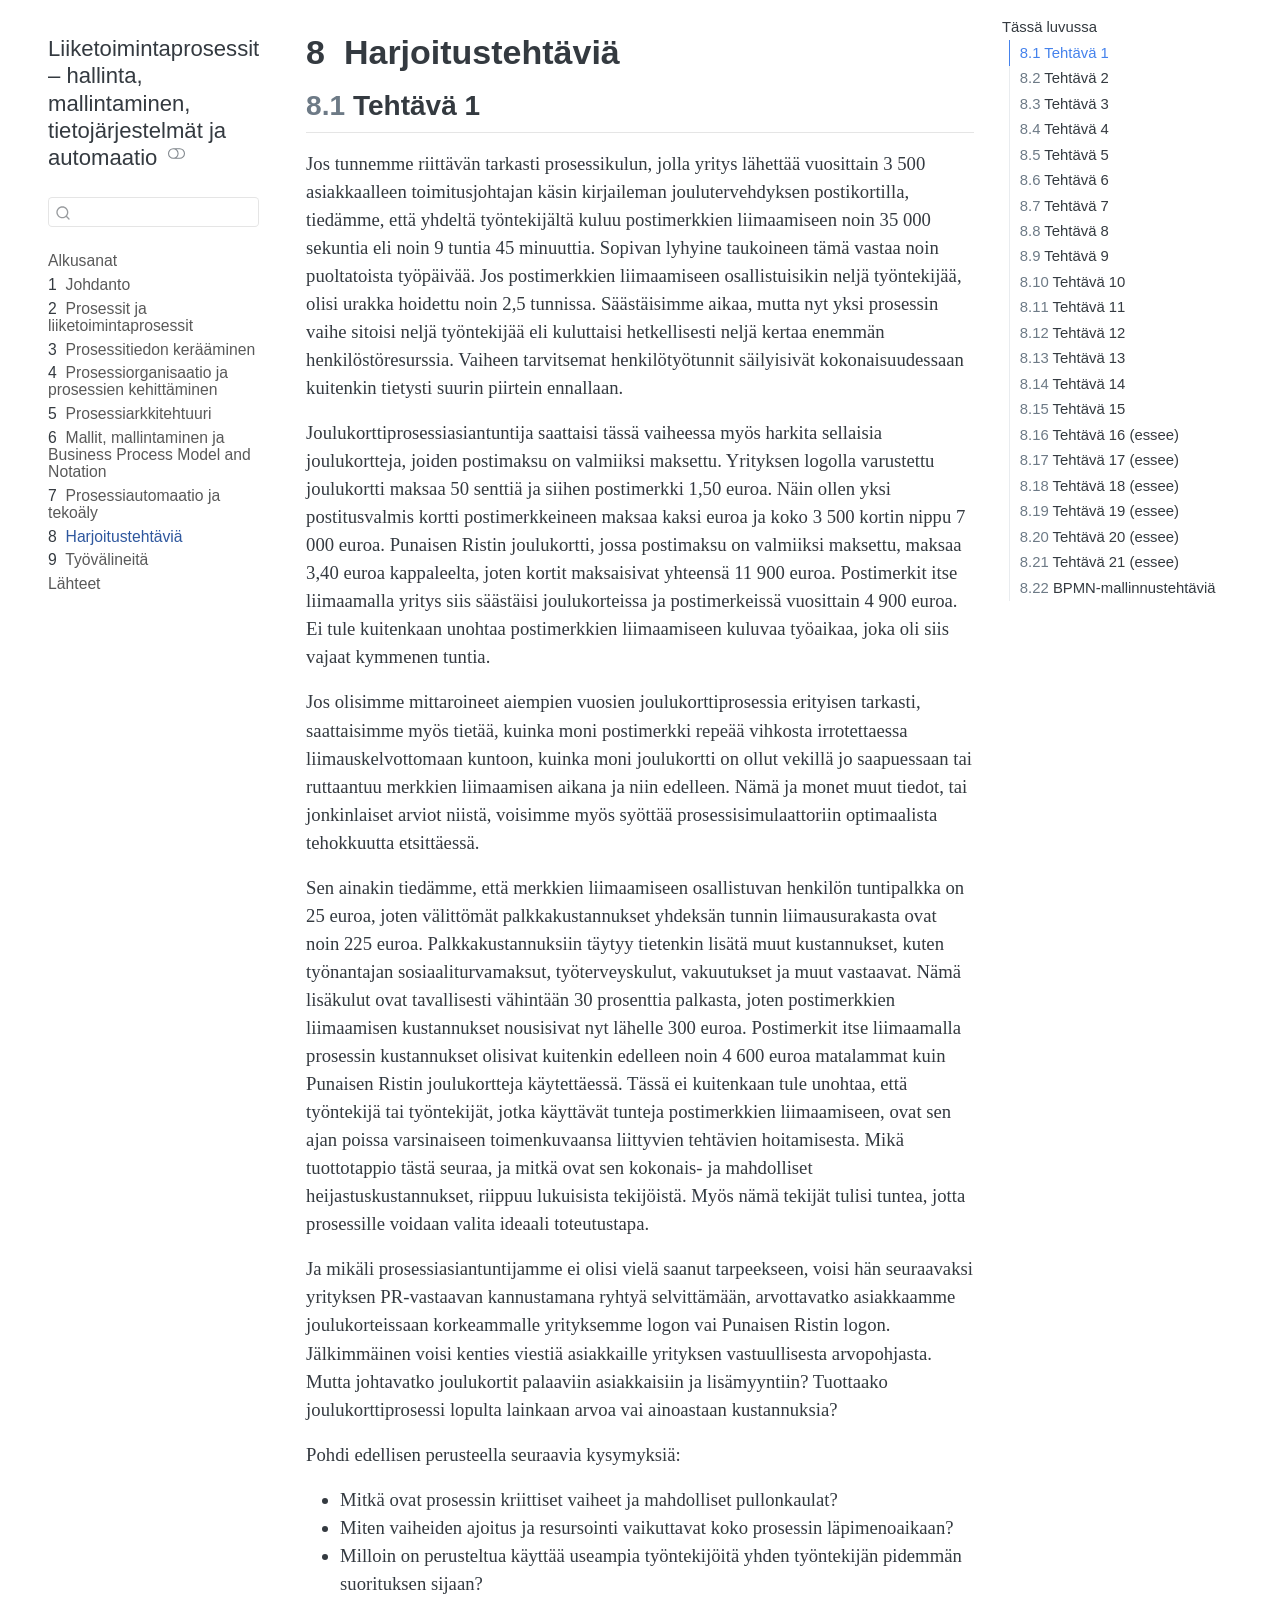
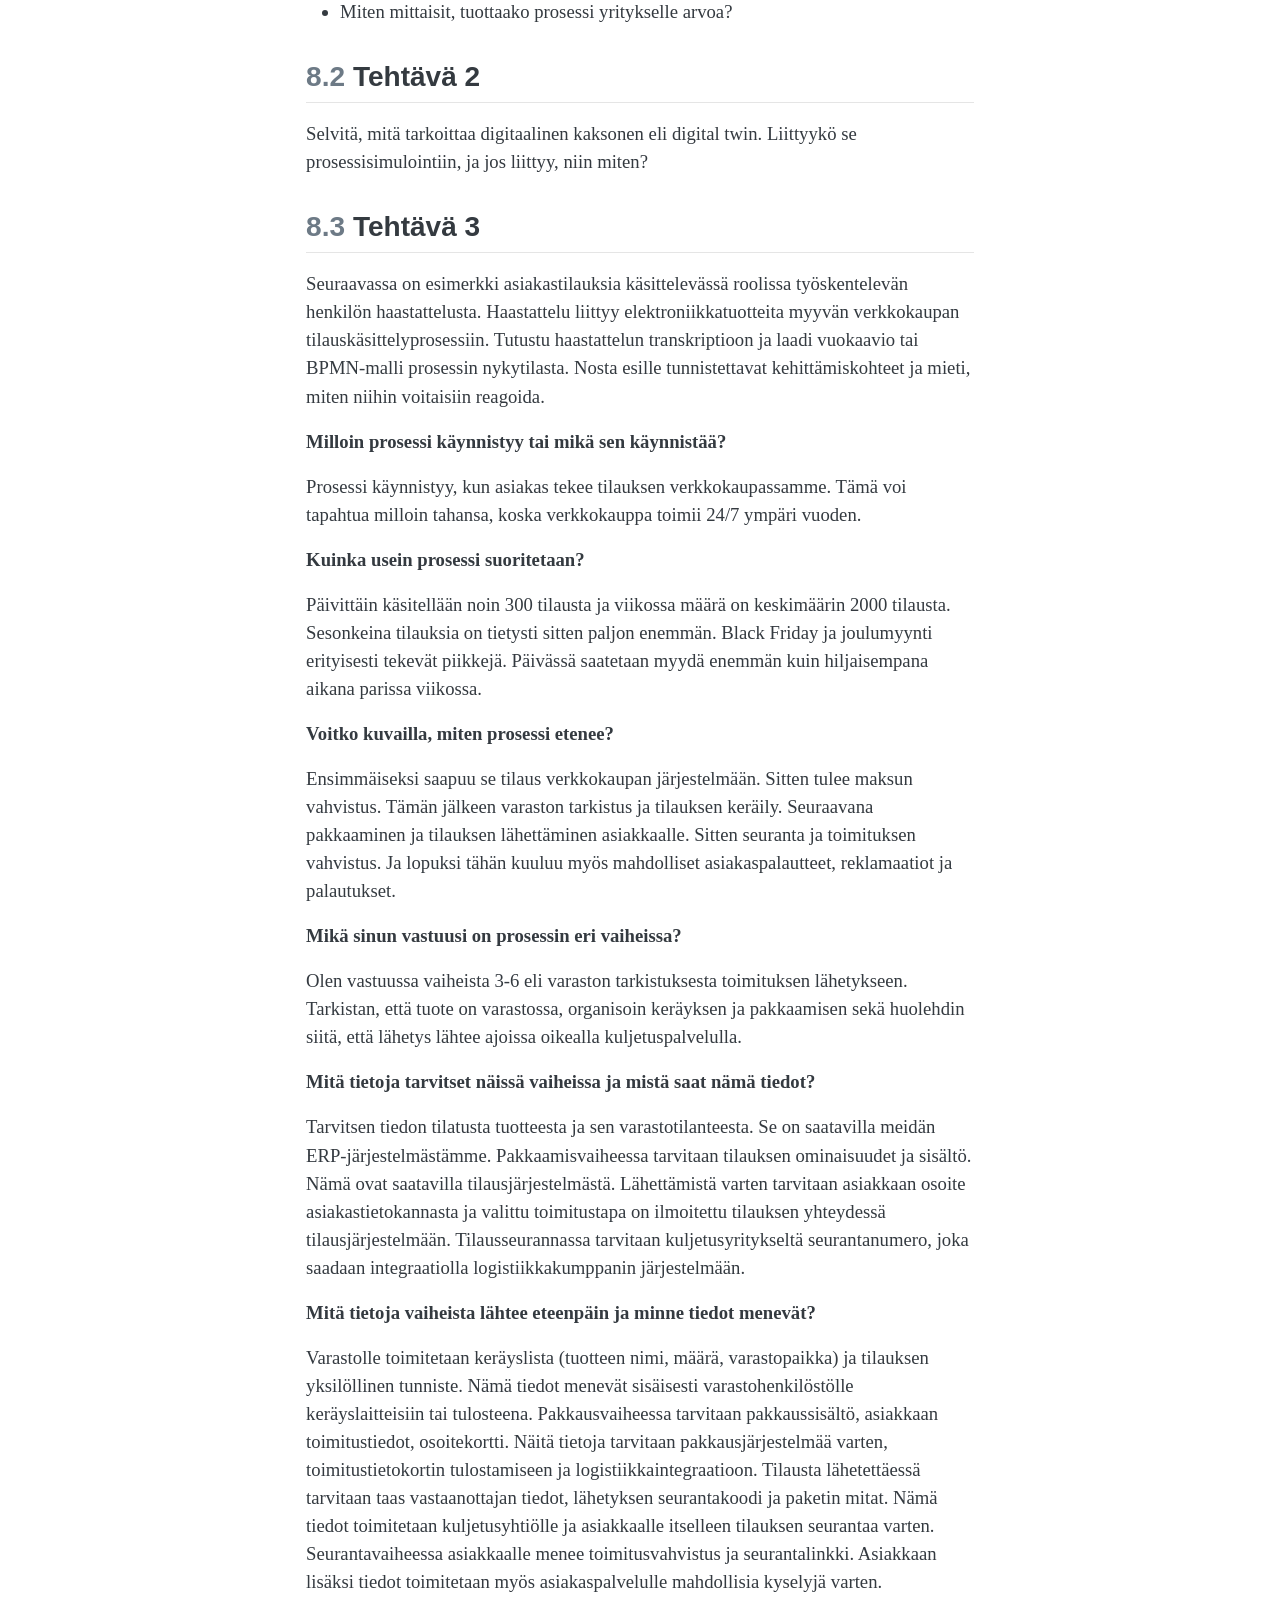
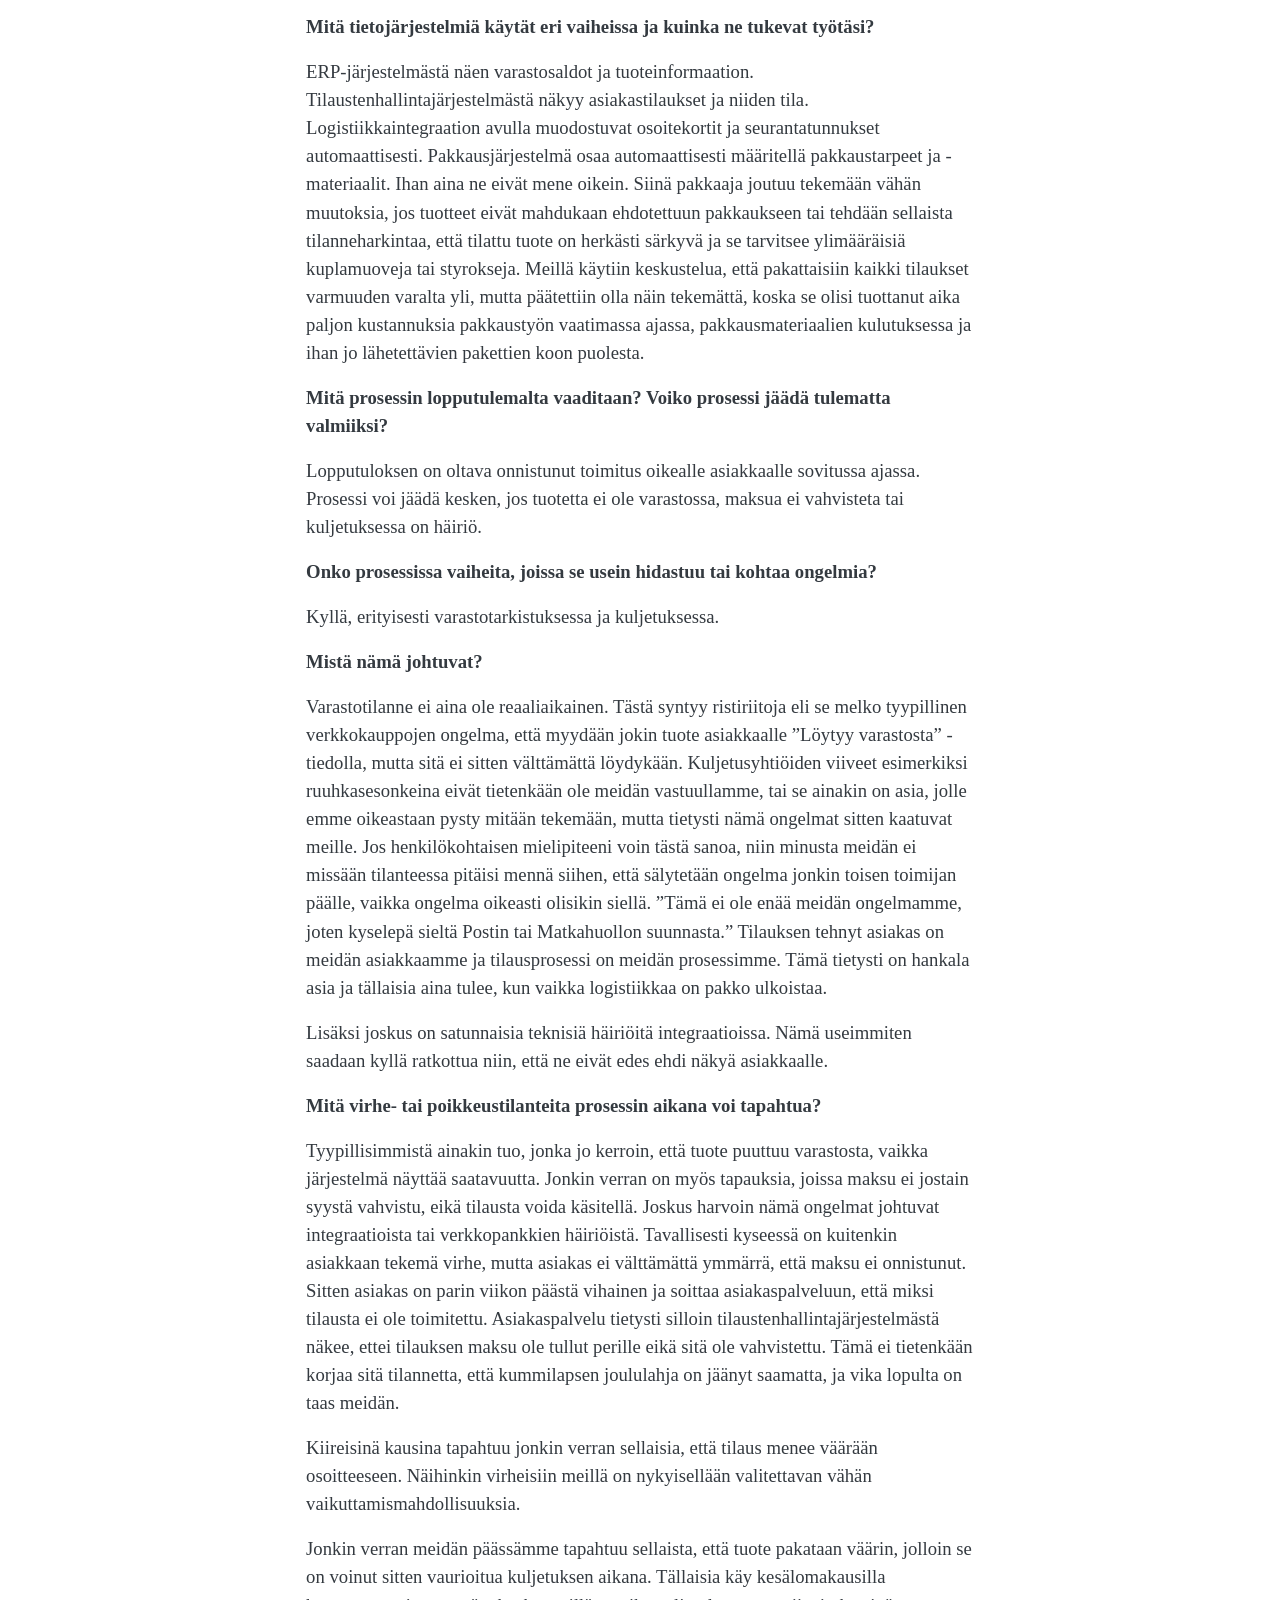
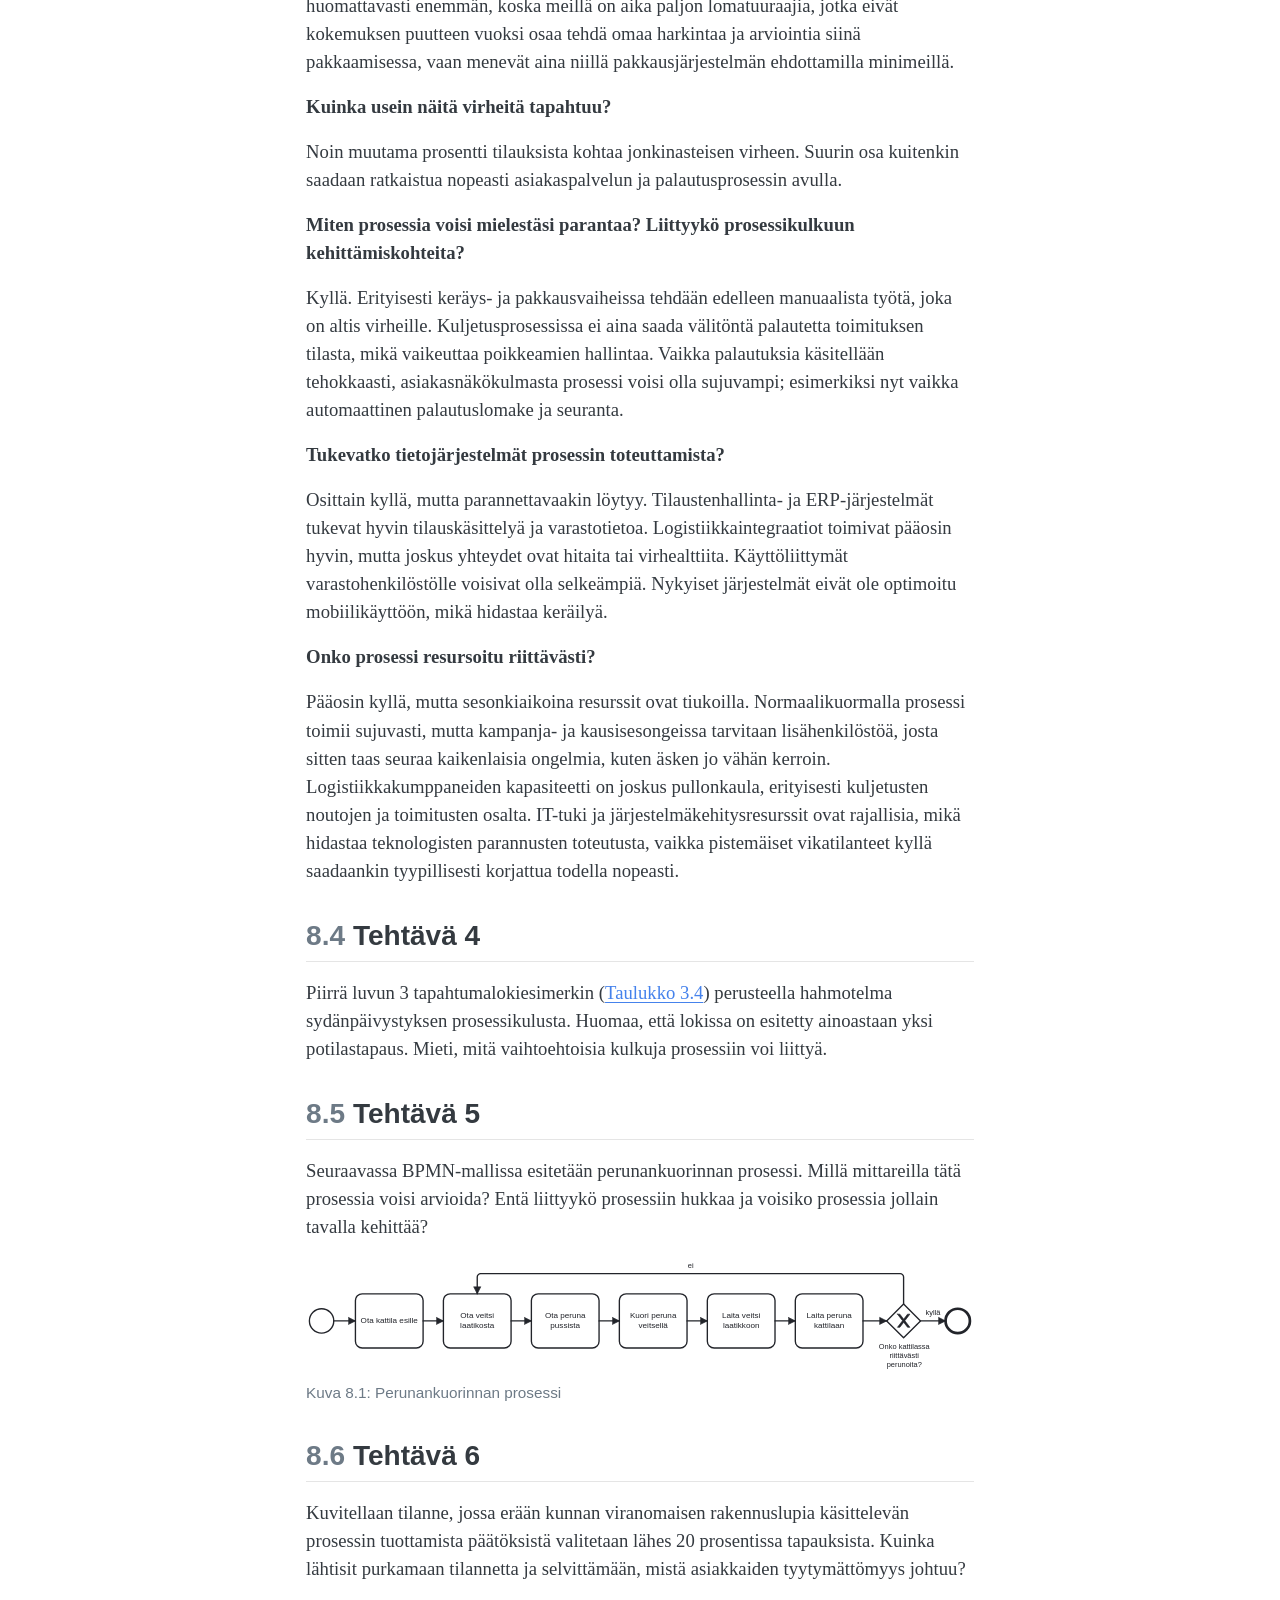
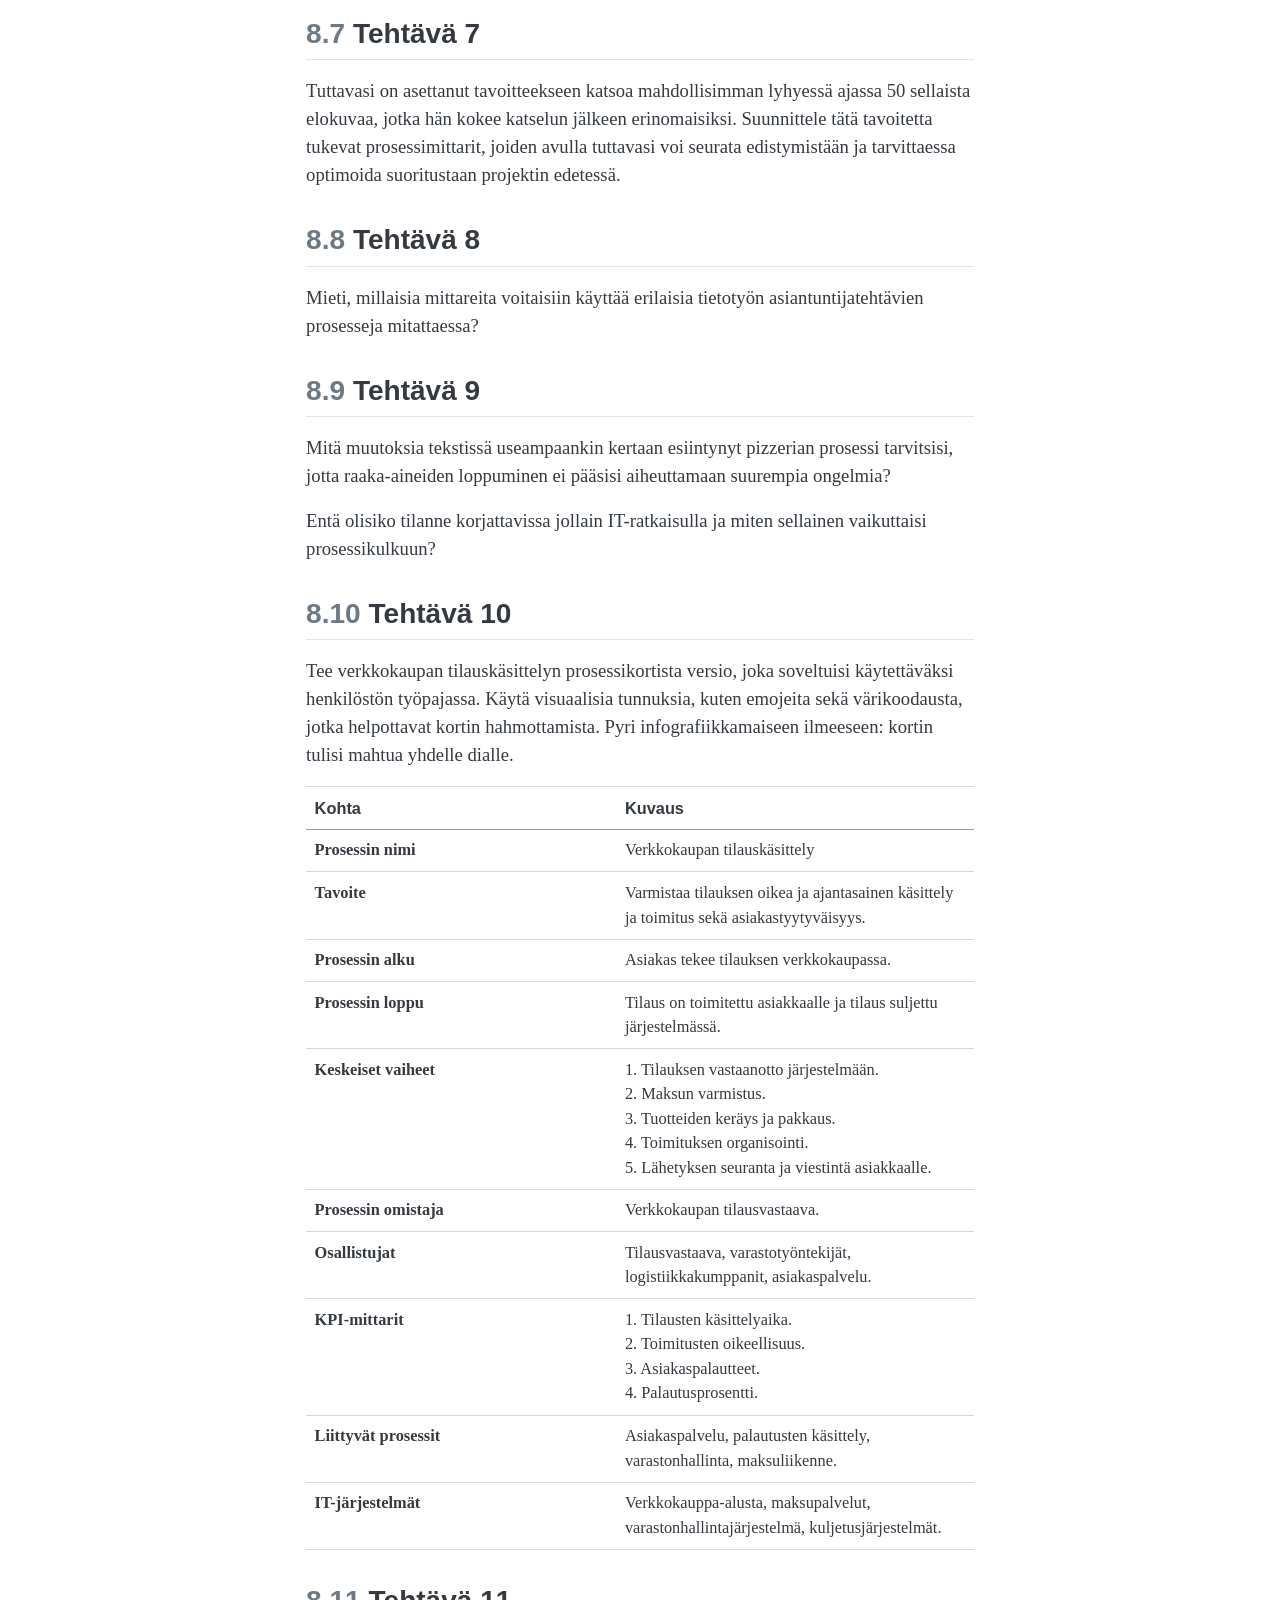
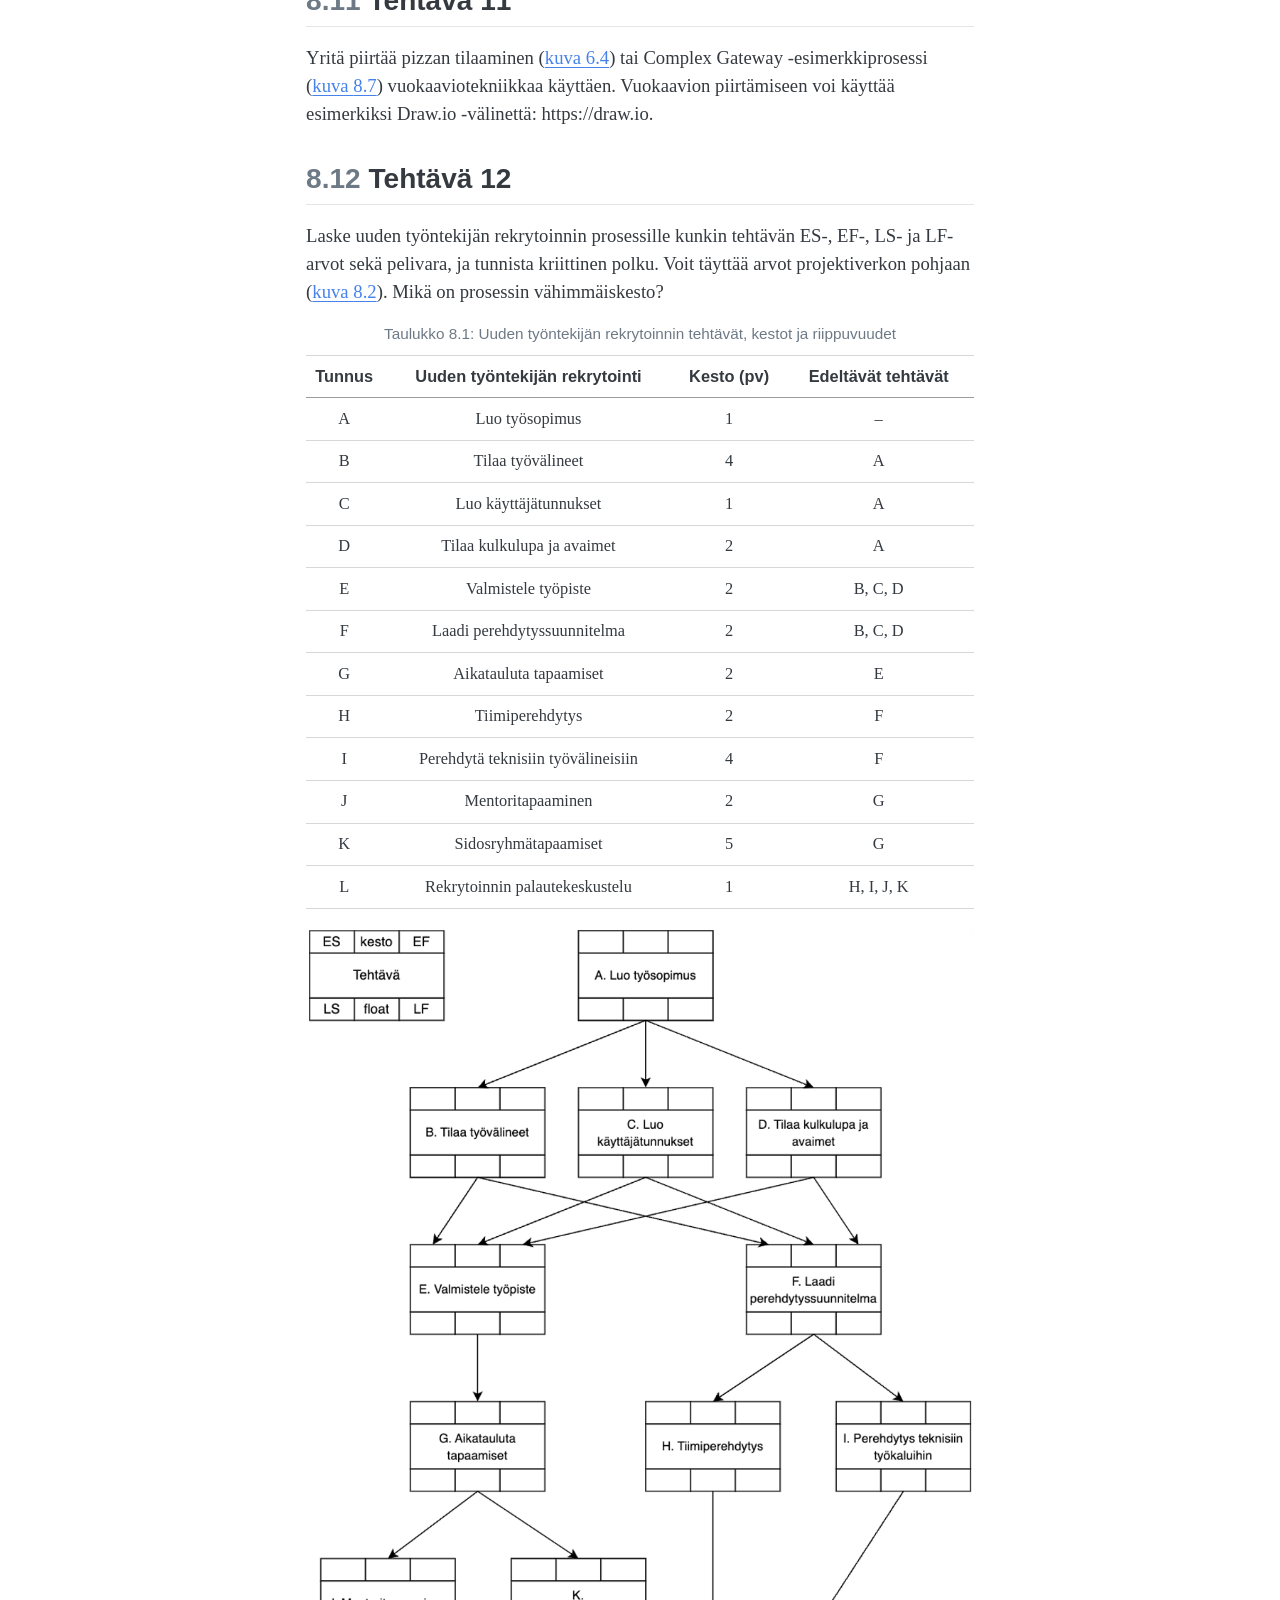
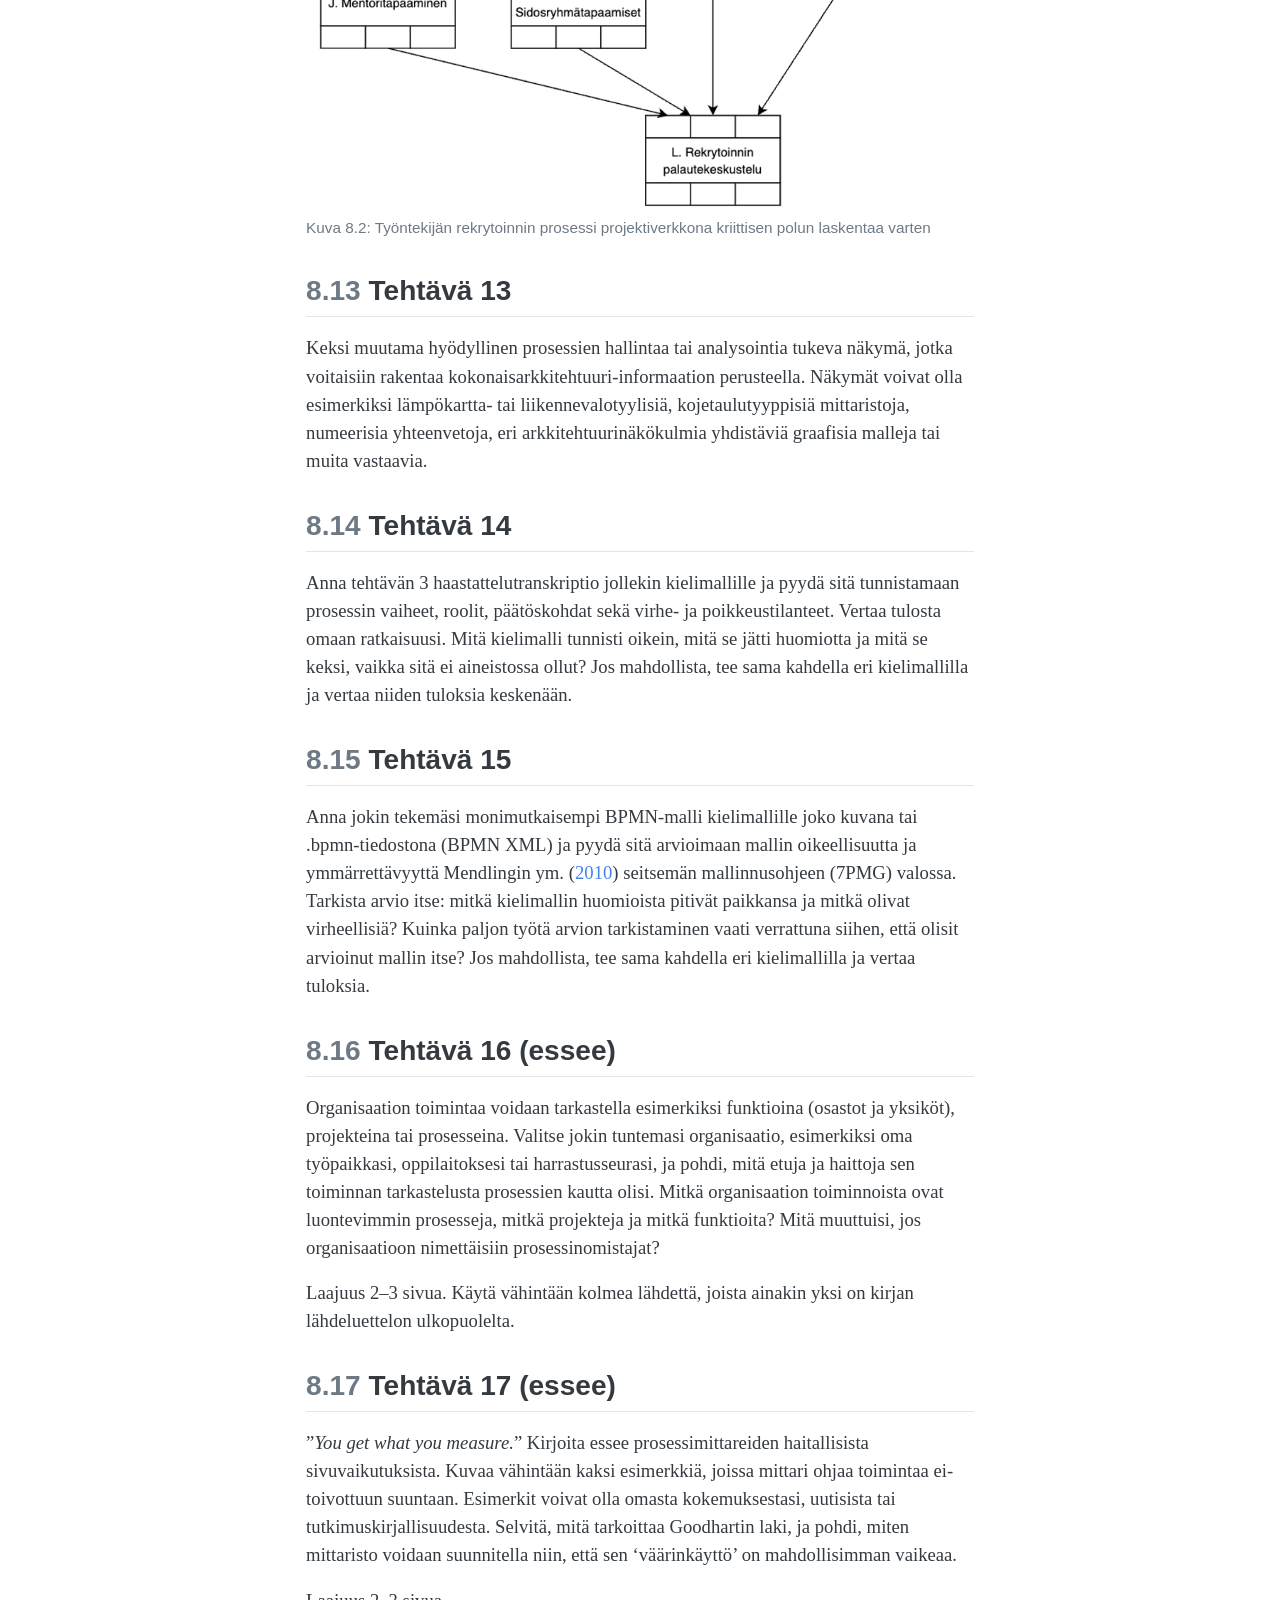
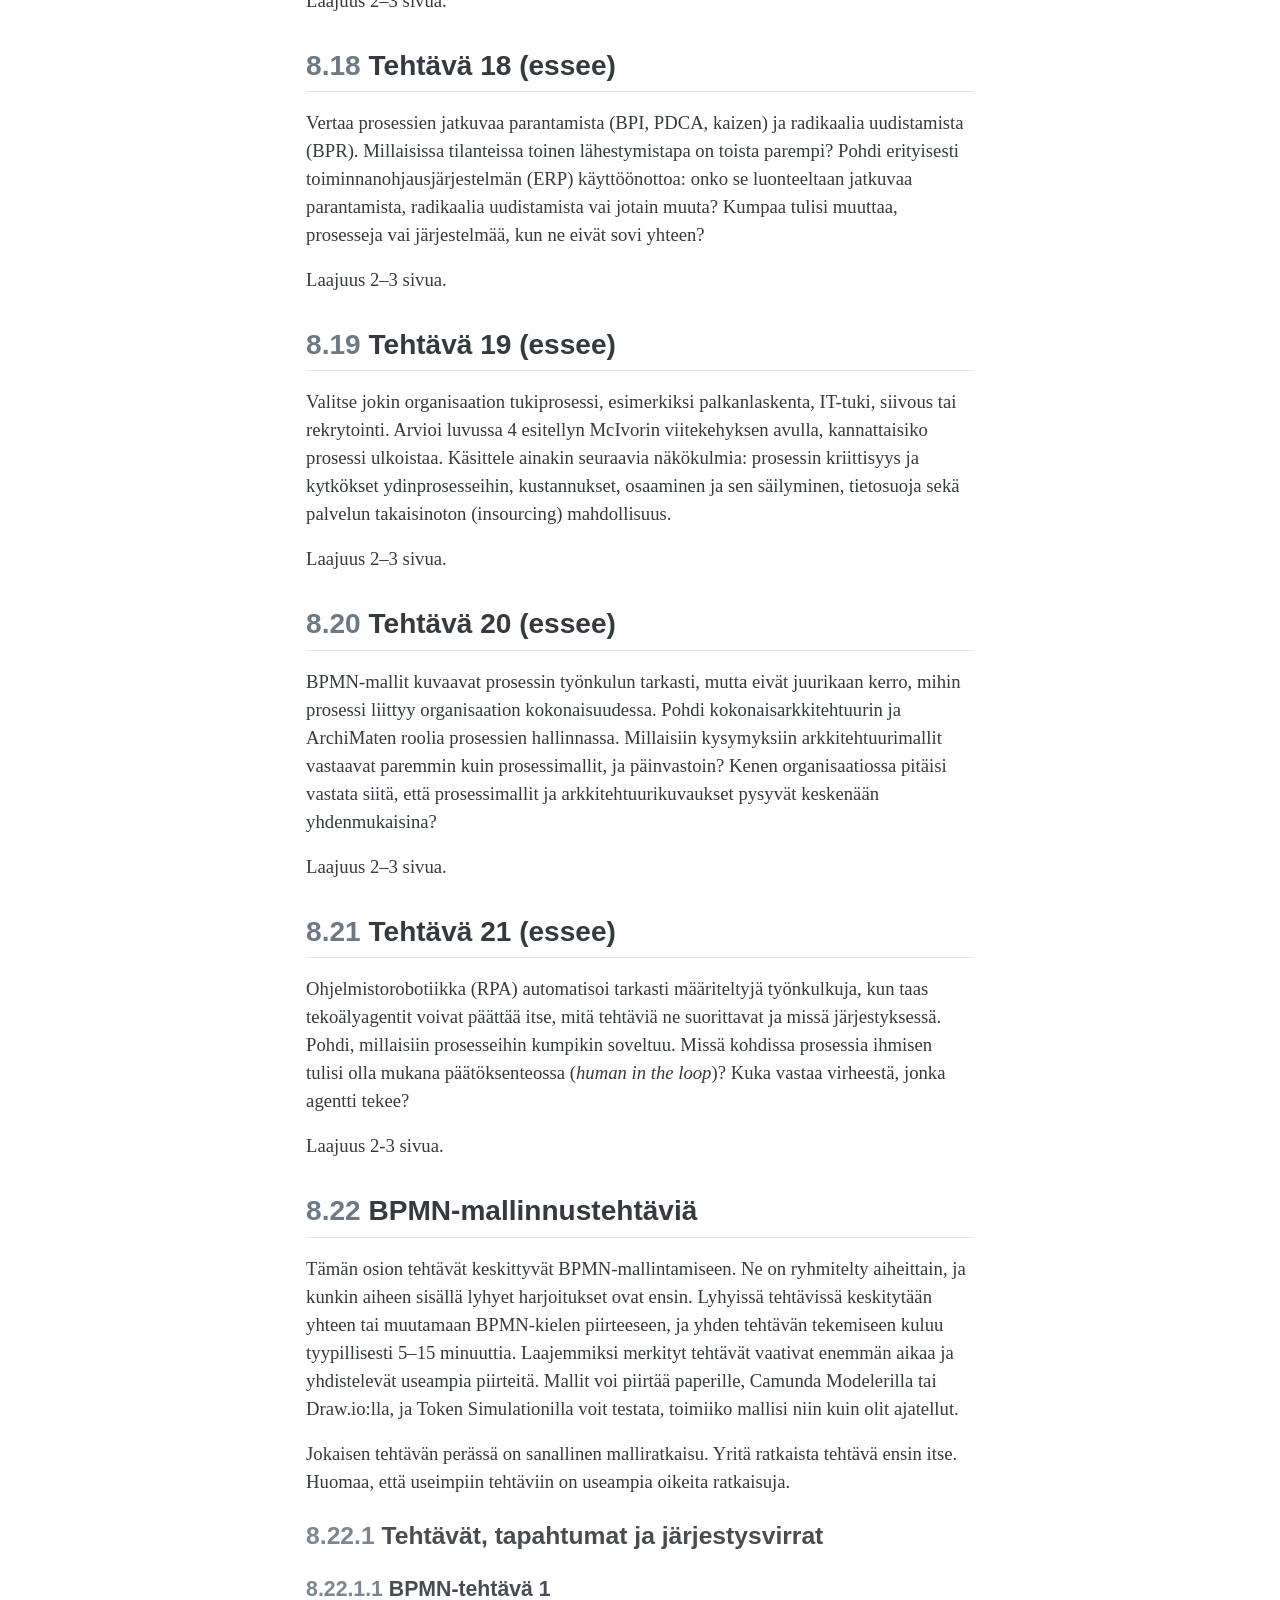
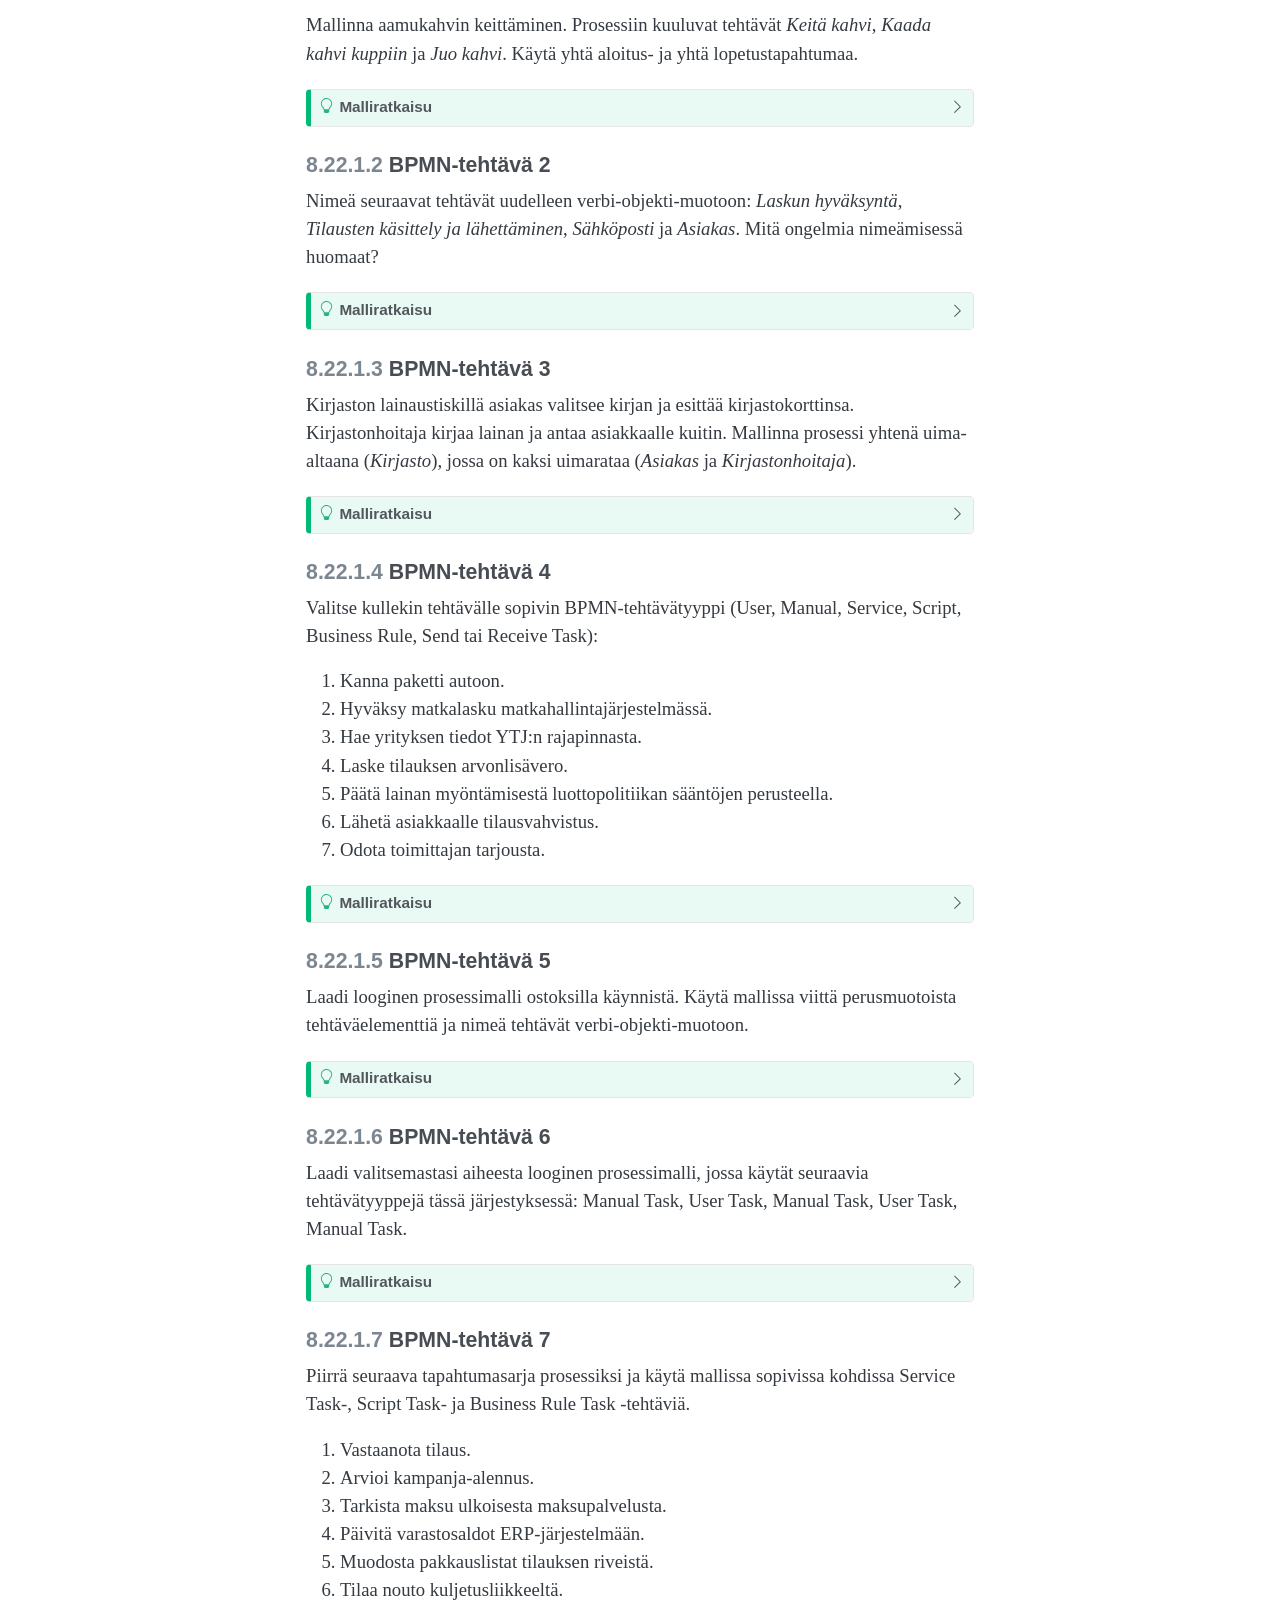
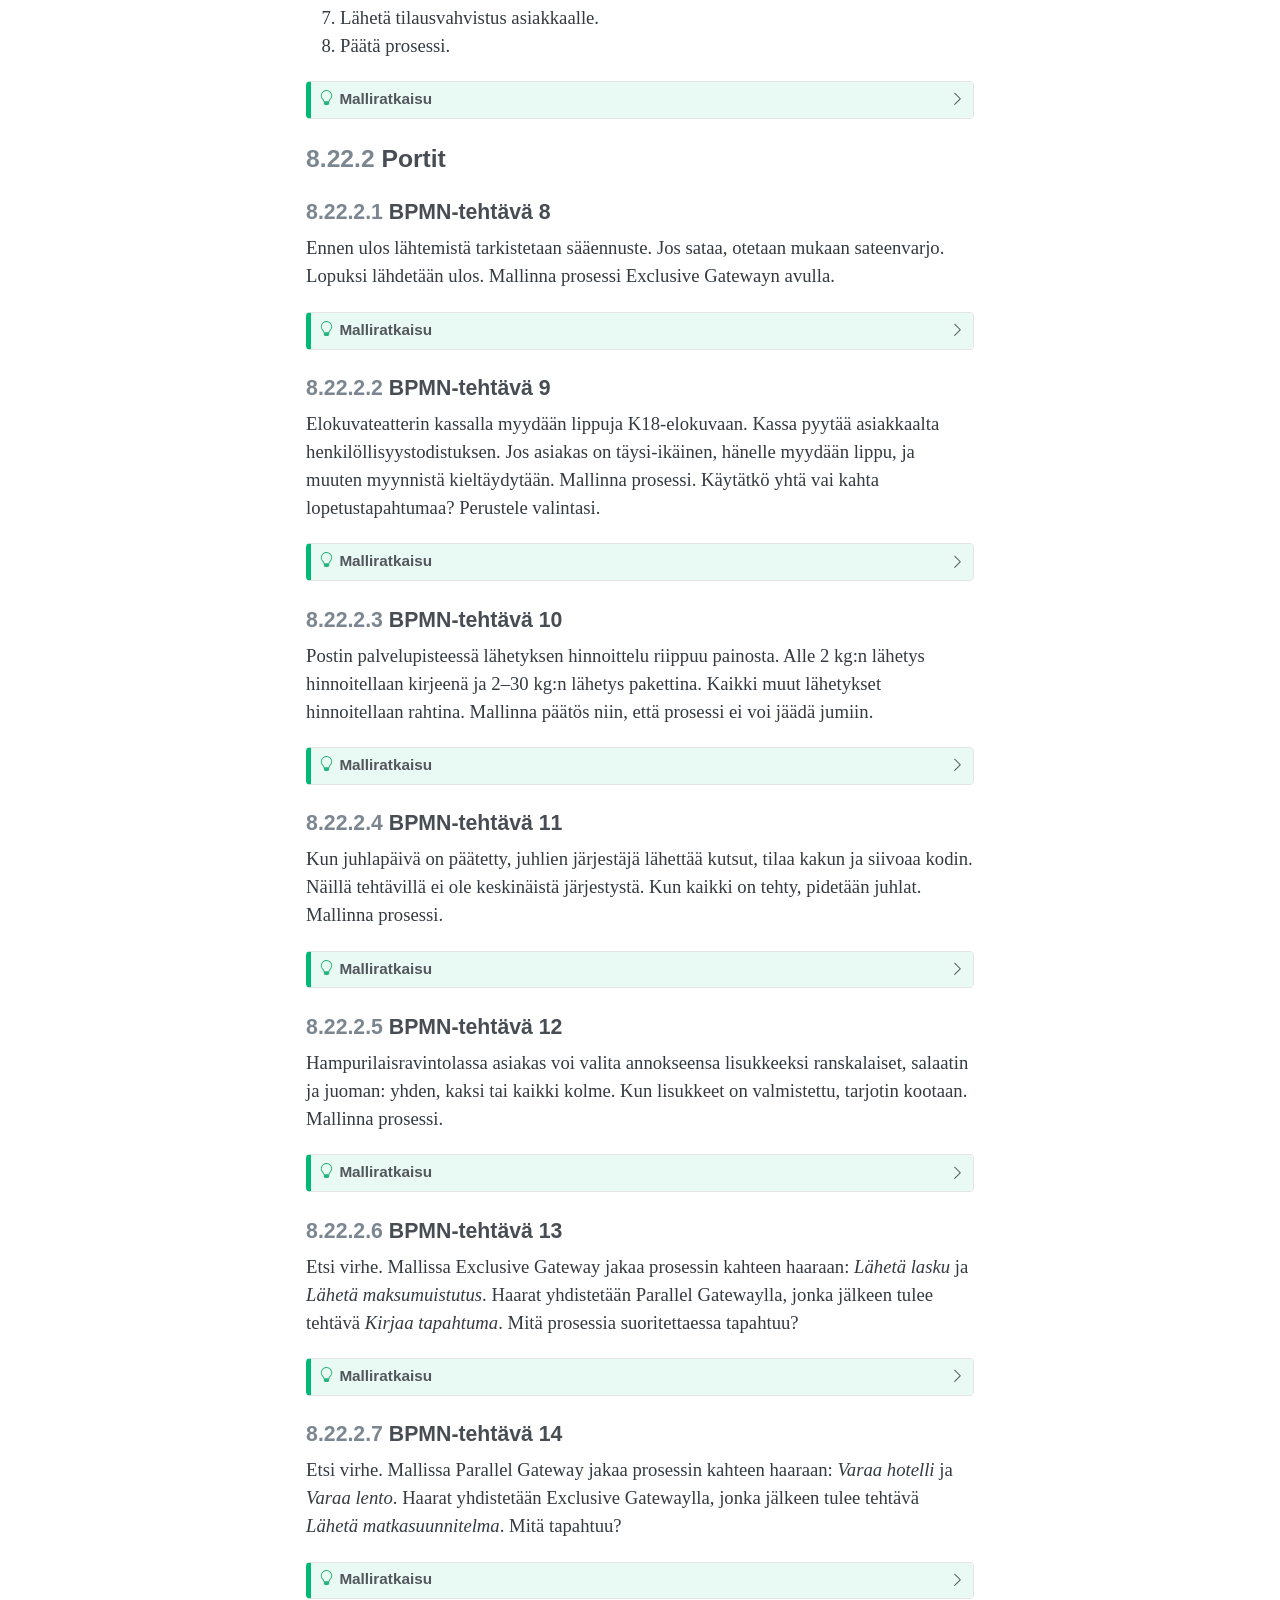
<file: tehtavat.html>
<!DOCTYPE html>
<html xmlns="http://www.w3.org/1999/xhtml" lang="fi" xml:lang="fi"><head>

<meta charset="utf-8">
<meta name="generator" content="quarto-1.10.19">

<meta name="viewport" content="width=device-width, initial-scale=1.0, user-scalable=yes">


<title>8&nbsp; Harjoitustehtäviä – Liiketoimintaprosessit -- hallinta, mallintaminen, tietojärjestelmät ja automaatio</title>
<style>
/* Default styles provided by pandoc.
** See https://pandoc.org/MANUAL.html#variables-for-html for config info.
*/
span.smallcaps{font-variant: small-caps;}
div.columns{display: flex; gap: 1.5em;}
div.column{flex: auto;}
@media screen {
div.columns{gap: min(4vw, 1.5em);}
div.column{overflow-x: auto;}
}
div.hanging-indent{margin-left: 1.5em; text-indent: -1.5em;}
ul.task-list{list-style: none;}
ul.task-list li input[type="checkbox"] {
  width: 0.8em;
  margin: 0 0.8em 0.2em -1em; /* quarto-specific, see https://github.com/quarto-dev/quarto-cli/issues/4556 */ 
  vertical-align: middle;
}
/* CSS for citations */
div.csl-bib-body { }
div.csl-entry {
  clear: both;
}
.hanging-indent div.csl-entry {
  margin-left:2em;
  text-indent:-2em;
}
div.csl-left-margin {
  min-width:2em;
  float:left;
}
div.csl-right-inline {
  margin-left:2em;
  padding-left:1em;
}
div.csl-indent {
  margin-left: 2em;
}</style>


<script src="site_libs/quarto-nav/quarto-nav.js"></script>
<script src="site_libs/quarto-nav/headroom.min.js"></script>
<script src="site_libs/clipboard/clipboard.min.js"></script>
<script src="site_libs/quarto-search/autocomplete.umd.js"></script>
<script src="site_libs/quarto-search/fuse.min.js"></script>
<script src="site_libs/quarto-search/quarto-search.js"></script>
<meta name="quarto:offset" content="./">
<link href="./tyovalineita.html" rel="next">
<link href="./prosessiautomaatio.html" rel="prev">
<script src="site_libs/quarto-html/quarto.js" type="module"></script>
<script src="site_libs/quarto-html/tabsets/tabsets.js" type="module"></script>
<script src="site_libs/quarto-html/popper.min.js"></script>
<script src="site_libs/quarto-html/tippy.umd.min.js"></script>
<script src="site_libs/quarto-html/anchor.min.js"></script>
<link href="site_libs/quarto-html/tippy.css" rel="stylesheet">
<link href="site_libs/quarto-html/quarto-syntax-highlighting-bf27225e3a48a9273f3daa8f8e829971.css" rel="stylesheet" class="quarto-color-scheme" id="quarto-text-highlighting-styles">
<link href="site_libs/quarto-html/quarto-syntax-highlighting-dark-b626d73c4c936ccc3cb08be7d45d1df6.css" rel="stylesheet" class="quarto-color-scheme quarto-color-alternate" id="quarto-text-highlighting-styles">
<link href="site_libs/quarto-html/quarto-syntax-highlighting-bf27225e3a48a9273f3daa8f8e829971.css" rel="stylesheet" class="quarto-color-scheme-extra" id="quarto-text-highlighting-styles">
<script src="site_libs/bootstrap/bootstrap.min.js"></script>
<link href="site_libs/bootstrap/bootstrap-icons.css" rel="stylesheet">
<link href="site_libs/bootstrap/bootstrap-2a1a1914d861ccdc16544b75d36f383a.min.css" rel="stylesheet" append-hash="true" class="quarto-color-scheme" id="quarto-bootstrap" data-mode="light">
<link href="site_libs/bootstrap/bootstrap-dark-37a0ccb6f5b9899fcb884e11bb6f7458.min.css" rel="stylesheet" append-hash="true" class="quarto-color-scheme quarto-color-alternate" id="quarto-bootstrap" data-mode="dark">
<link href="site_libs/bootstrap/bootstrap-2a1a1914d861ccdc16544b75d36f383a.min.css" rel="stylesheet" append-hash="true" class="quarto-color-scheme-extra" id="quarto-bootstrap" data-mode="light">
<script src="site_libs/quarto-contrib/glightbox/glightbox.min.js"></script>
<link href="site_libs/quarto-contrib/glightbox/glightbox.min.css" rel="stylesheet">
<link href="site_libs/quarto-contrib/glightbox/lightbox.css" rel="stylesheet">
<script id="quarto-search-options" type="application/json">{
  "location": "sidebar",
  "copy-button": false,
  "collapse-after": 3,
  "panel-placement": "start",
  "type": "textbox",
  "limit": 50,
  "keyboard-shortcut": [
    "f",
    "/",
    "s"
  ],
  "show-item-context": false,
  "language": {
    "search-no-results-text": "Ei tuloksia",
    "search-matching-documents-text": "tulokset",
    "search-copy-link-title": "Kopioi linkki hakuun",
    "search-hide-matches-text": "Piilota loput tulokset",
    "search-more-match-text": "tulos tässä dokumentissa",
    "search-more-matches-text": "tulosta tässä dokumentissa",
    "search-clear-button-title": "Tyhjennä",
    "search-text-placeholder": "",
    "search-detached-cancel-button-title": "Peruuta",
    "search-submit-button-title": "Lähetä",
    "search-label": "Hae"
  }
}</script>


<link rel="stylesheet" href="styles.css">
</head>

<body class="nav-sidebar floating quarto-light"><script id="quarto-html-before-body" type="application/javascript">
    const toggleBodyColorMode = (bsSheetEl) => {
      const mode = bsSheetEl.getAttribute("data-mode");
      const bodyEl = window.document.querySelector("body");
      if (mode === "dark") {
        bodyEl.classList.add("quarto-dark");
        bodyEl.classList.remove("quarto-light");
      } else {
        bodyEl.classList.add("quarto-light");
        bodyEl.classList.remove("quarto-dark");
      }
    }
    const toggleBodyColorPrimary = () => {
      const bsSheetEl = window.document.querySelector("link#quarto-bootstrap:not([rel=disabled-stylesheet])");
      if (bsSheetEl) {
        toggleBodyColorMode(bsSheetEl);
      }
    }
    const setColorSchemeToggle = (alternate) => {
      const toggles = window.document.querySelectorAll('.quarto-color-scheme-toggle');
      for (let i=0; i < toggles.length; i++) {
        const toggle = toggles[i];
        if (toggle) {
          if (alternate) {
            toggle.classList.add("alternate");
          } else {
            toggle.classList.remove("alternate");
          }
        }
      }
    };
    const toggleColorMode = (alternate) => {
      // Switch the stylesheets
      const primaryStylesheets = window.document.querySelectorAll('link.quarto-color-scheme:not(.quarto-color-alternate)');
      const alternateStylesheets = window.document.querySelectorAll('link.quarto-color-scheme.quarto-color-alternate');
      manageTransitions('#quarto-margin-sidebar .nav-link', false);
      if (alternate) {
        // note: dark is layered on light, we don't disable primary!
        enableStylesheet(alternateStylesheets);
        for (const sheetNode of alternateStylesheets) {
          if (sheetNode.id === "quarto-bootstrap") {
            toggleBodyColorMode(sheetNode);
          }
        }
      } else {
        disableStylesheet(alternateStylesheets);
        enableStylesheet(primaryStylesheets)
        toggleBodyColorPrimary();
      }
      manageTransitions('#quarto-margin-sidebar .nav-link', true);
      // Switch the toggles
      setColorSchemeToggle(alternate)
      // Hack to workaround the fact that safari doesn't
      // properly recolor the scrollbar when toggling (#1455)
      if (navigator.userAgent.indexOf('Safari') > 0 && navigator.userAgent.indexOf('Chrome') == -1) {
        manageTransitions("body", false);
        window.scrollTo(0, 1);
        setTimeout(() => {
          window.scrollTo(0, 0);
          manageTransitions("body", true);
        }, 40);
      }
    }
    const disableStylesheet = (stylesheets) => {
      for (let i=0; i < stylesheets.length; i++) {
        const stylesheet = stylesheets[i];
        stylesheet.rel = 'disabled-stylesheet';
      }
    }
    const enableStylesheet = (stylesheets) => {
      for (let i=0; i < stylesheets.length; i++) {
        const stylesheet = stylesheets[i];
        if(stylesheet.rel !== 'stylesheet') { // for Chrome, which will still FOUC without this check
          stylesheet.rel = 'stylesheet';
        }
      }
    }
    const manageTransitions = (selector, allowTransitions) => {
      const els = window.document.querySelectorAll(selector);
      for (let i=0; i < els.length; i++) {
        const el = els[i];
        if (allowTransitions) {
          el.classList.remove('notransition');
        } else {
          el.classList.add('notransition');
        }
      }
    }
    const isFileUrl = () => {
      return window.location.protocol === 'file:';
    }
    const hasAlternateSentinel = () => {
      let styleSentinel = getColorSchemeSentinel();
      if (styleSentinel !== null) {
        return styleSentinel === "alternate";
      } else {
        return false;
      }
    }
    const setStyleSentinel = (alternate) => {
      const value = alternate ? "alternate" : "default";
      if (!isFileUrl()) {
        window.localStorage.setItem("quarto-color-scheme", value);
      } else {
        localAlternateSentinel = value;
      }
    }
    const getColorSchemeSentinel = () => {
      if (!isFileUrl()) {
        const storageValue = window.localStorage.getItem("quarto-color-scheme");
        return storageValue != null ? storageValue : localAlternateSentinel;
      } else {
        return localAlternateSentinel;
      }
    }
    const toggleGiscusIfUsed = (isAlternate, darkModeDefault) => {
      const baseTheme = document.querySelector('#giscus-base-theme')?.value ?? 'light';
      const alternateTheme = document.querySelector('#giscus-alt-theme')?.value ?? 'dark';
      let newTheme = '';
      if(authorPrefersDark) {
        newTheme = isAlternate ? baseTheme : alternateTheme;
      } else {
        newTheme = isAlternate ? alternateTheme : baseTheme;
      }
      const changeGiscusTheme = () => {
        // From: https://github.com/giscus/giscus/issues/336
        const sendMessage = (message) => {
          const iframe = document.querySelector('iframe.giscus-frame');
          if (!iframe) return;
          iframe.contentWindow.postMessage({ giscus: message }, 'https://giscus.app');
        }
        sendMessage({
          setConfig: {
            theme: newTheme
          }
        });
      }
      const isGiscussLoaded = window.document.querySelector('iframe.giscus-frame') !== null;
      if (isGiscussLoaded) {
        changeGiscusTheme();
      }
    };
    const authorPrefersDark = false;
    const darkModeDefault = authorPrefersDark;
      document.querySelector('link#quarto-text-highlighting-styles.quarto-color-scheme-extra').rel = 'disabled-stylesheet';
      document.querySelector('link#quarto-bootstrap.quarto-color-scheme-extra').rel = 'disabled-stylesheet';
    let localAlternateSentinel = darkModeDefault ? 'alternate' : 'default';
    // Dark / light mode switch
    window.quartoToggleColorScheme = () => {
      // Read the current dark / light value
      let toAlternate = !hasAlternateSentinel();
      toggleColorMode(toAlternate);
      setStyleSentinel(toAlternate);
      toggleGiscusIfUsed(toAlternate, darkModeDefault);
      window.dispatchEvent(new Event('resize'));
    };
    // Switch to dark mode if need be
    if (hasAlternateSentinel()) {
      toggleColorMode(true);
    } else {
      toggleColorMode(false);
    }
  </script>

<div id="quarto-search-results"></div>
  <header id="quarto-header" class="headroom fixed-top">
  <nav class="quarto-secondary-nav">
    <div class="container-fluid d-flex">
      <button type="button" class="quarto-btn-toggle btn" data-bs-toggle="collapse" role="button" data-bs-target=".quarto-sidebar-collapse-item" aria-controls="quarto-sidebar" aria-expanded="false" aria-label="Vaihda sivupalkki" onclick="if (window.quartoToggleHeadroom) { window.quartoToggleHeadroom(); }">
        <i class="bi bi-layout-text-sidebar-reverse"></i>
      </button>
        <nav class="quarto-page-breadcrumbs" aria-label="breadcrumb"><ol class="breadcrumb"><li class="breadcrumb-item"><a href="./tehtavat.html"><span class="chapter-number">8</span>&nbsp; <span class="chapter-title">Harjoitustehtäviä</span></a></li></ol></nav>
        <a class="flex-grow-1" role="navigation" data-bs-toggle="collapse" data-bs-target=".quarto-sidebar-collapse-item" aria-controls="quarto-sidebar" aria-expanded="false" aria-label="Vaihda sivupalkki" onclick="if (window.quartoToggleHeadroom) { window.quartoToggleHeadroom(); }">      
        </a>
      <button type="button" class="btn quarto-search-button" aria-label="Hae" onclick="window.quartoOpenSearch();">
        <i class="bi bi-search"></i>
      </button>
    </div>
  </nav>
</header>
<!-- content -->
<div id="quarto-content" class="quarto-container page-columns page-rows-contents page-layout-article">
<!-- sidebar -->
  <nav id="quarto-sidebar" class="sidebar collapse collapse-horizontal quarto-sidebar-collapse-item sidebar-navigation floating overflow-auto">
    <div class="pt-lg-2 mt-2 text-left sidebar-header">
    <div class="sidebar-title mb-0 py-0">
      <a href="./">Liiketoimintaprosessit – hallinta, mallintaminen, tietojärjestelmät ja automaatio</a> 
        <div class="sidebar-tools-main">
  <a href="" class="quarto-color-scheme-toggle quarto-navigation-tool  px-1" onclick="window.quartoToggleColorScheme(); return false;" title="Tumma tila päälle/pois"><i class="bi"></i></a>
</div>
    </div>
      </div>
        <div class="mt-2 flex-shrink-0 align-items-center">
        <div class="sidebar-search">
        <div id="quarto-search" class="" title="Hae"></div>
        </div>
        </div>
    <div class="sidebar-menu-container"> 
    <ul class="list-unstyled mt-1">
        <li class="sidebar-item">
  <div class="sidebar-item-container"> 
  <a href="./index.html" class="sidebar-item-text sidebar-link">
 <span class="menu-text">Alkusanat</span></a>
  </div>
</li>
        <li class="sidebar-item">
  <div class="sidebar-item-container"> 
  <a href="./johdanto.html" class="sidebar-item-text sidebar-link">
 <span class="menu-text"><span class="chapter-number">1</span>&nbsp; <span class="chapter-title">Johdanto</span></span></a>
  </div>
</li>
        <li class="sidebar-item">
  <div class="sidebar-item-container"> 
  <a href="./prosessit_ja_liiketoimintaprosessit.html" class="sidebar-item-text sidebar-link">
 <span class="menu-text"><span class="chapter-number">2</span>&nbsp; <span class="chapter-title">Prosessit ja liiketoimintaprosessit</span></span></a>
  </div>
</li>
        <li class="sidebar-item">
  <div class="sidebar-item-container"> 
  <a href="./prosessitiedon_keraaminen.html" class="sidebar-item-text sidebar-link">
 <span class="menu-text"><span class="chapter-number">3</span>&nbsp; <span class="chapter-title">Prosessitiedon kerääminen</span></span></a>
  </div>
</li>
        <li class="sidebar-item">
  <div class="sidebar-item-container"> 
  <a href="./prosessiorganisaatio_ja_prosessien_kehittaminen.html" class="sidebar-item-text sidebar-link">
 <span class="menu-text"><span class="chapter-number">4</span>&nbsp; <span class="chapter-title">Prosessiorganisaatio ja prosessien kehittäminen</span></span></a>
  </div>
</li>
        <li class="sidebar-item">
  <div class="sidebar-item-container"> 
  <a href="./prosessiarkkitehtuuri.html" class="sidebar-item-text sidebar-link">
 <span class="menu-text"><span class="chapter-number">5</span>&nbsp; <span class="chapter-title">Prosessiarkkitehtuuri</span></span></a>
  </div>
</li>
        <li class="sidebar-item">
  <div class="sidebar-item-container"> 
  <a href="./bpmn_ja_prosessien_kuvaaminen.html" class="sidebar-item-text sidebar-link">
 <span class="menu-text"><span class="chapter-number">6</span>&nbsp; <span class="chapter-title">Mallit, mallintaminen ja Business Process Model and Notation</span></span></a>
  </div>
</li>
        <li class="sidebar-item">
  <div class="sidebar-item-container"> 
  <a href="./prosessiautomaatio.html" class="sidebar-item-text sidebar-link">
 <span class="menu-text"><span class="chapter-number">7</span>&nbsp; <span class="chapter-title">Prosessiautomaatio ja tekoäly</span></span></a>
  </div>
</li>
        <li class="sidebar-item">
  <div class="sidebar-item-container"> 
  <a href="./tehtavat.html" class="sidebar-item-text sidebar-link active">
 <span class="menu-text"><span class="chapter-number">8</span>&nbsp; <span class="chapter-title">Harjoitustehtäviä</span></span></a>
  </div>
</li>
        <li class="sidebar-item">
  <div class="sidebar-item-container"> 
  <a href="./tyovalineita.html" class="sidebar-item-text sidebar-link">
 <span class="menu-text"><span class="chapter-number">9</span>&nbsp; <span class="chapter-title">Työvälineitä</span></span></a>
  </div>
</li>
        <li class="sidebar-item">
  <div class="sidebar-item-container"> 
  <a href="./references.html" class="sidebar-item-text sidebar-link">
 <span class="menu-text">Lähteet</span></a>
  </div>
</li>
    </ul>
    </div>
</nav>
<div id="quarto-sidebar-glass" class="quarto-sidebar-collapse-item" data-bs-toggle="collapse" data-bs-target=".quarto-sidebar-collapse-item"></div>
<!-- margin-sidebar -->
    <div id="quarto-margin-sidebar" class="sidebar margin-sidebar">
        <nav id="TOC" role="doc-toc" class="toc-active">
    <h2 id="toc-title">Tässä luvussa</h2>
   
  <ul>
  <li><a href="#tehtävä-1" id="toc-tehtävä-1" class="nav-link active" data-scroll-target="#tehtävä-1"><span class="header-section-number">8.1</span> Tehtävä 1</a></li>
  <li><a href="#tehtävä-2" id="toc-tehtävä-2" class="nav-link" data-scroll-target="#tehtävä-2"><span class="header-section-number">8.2</span> Tehtävä 2</a></li>
  <li><a href="#tehtävä-3" id="toc-tehtävä-3" class="nav-link" data-scroll-target="#tehtävä-3"><span class="header-section-number">8.3</span> Tehtävä 3</a></li>
  <li><a href="#tehtävä-4" id="toc-tehtävä-4" class="nav-link" data-scroll-target="#tehtävä-4"><span class="header-section-number">8.4</span> Tehtävä 4</a></li>
  <li><a href="#tehtävä-5" id="toc-tehtävä-5" class="nav-link" data-scroll-target="#tehtävä-5"><span class="header-section-number">8.5</span> Tehtävä 5</a></li>
  <li><a href="#tehtävä-6" id="toc-tehtävä-6" class="nav-link" data-scroll-target="#tehtävä-6"><span class="header-section-number">8.6</span> Tehtävä 6</a></li>
  <li><a href="#tehtävä-7" id="toc-tehtävä-7" class="nav-link" data-scroll-target="#tehtävä-7"><span class="header-section-number">8.7</span> Tehtävä 7</a></li>
  <li><a href="#tehtävä-8" id="toc-tehtävä-8" class="nav-link" data-scroll-target="#tehtävä-8"><span class="header-section-number">8.8</span> Tehtävä 8</a></li>
  <li><a href="#tehtävä-9" id="toc-tehtävä-9" class="nav-link" data-scroll-target="#tehtävä-9"><span class="header-section-number">8.9</span> Tehtävä 9</a></li>
  <li><a href="#tehtävä-10" id="toc-tehtävä-10" class="nav-link" data-scroll-target="#tehtävä-10"><span class="header-section-number">8.10</span> Tehtävä 10</a></li>
  <li><a href="#tehtävä-11" id="toc-tehtävä-11" class="nav-link" data-scroll-target="#tehtävä-11"><span class="header-section-number">8.11</span> Tehtävä 11</a></li>
  <li><a href="#tehtävä-12" id="toc-tehtävä-12" class="nav-link" data-scroll-target="#tehtävä-12"><span class="header-section-number">8.12</span> Tehtävä 12</a></li>
  <li><a href="#tehtävä-13" id="toc-tehtävä-13" class="nav-link" data-scroll-target="#tehtävä-13"><span class="header-section-number">8.13</span> Tehtävä 13</a></li>
  <li><a href="#tehtävä-14" id="toc-tehtävä-14" class="nav-link" data-scroll-target="#tehtävä-14"><span class="header-section-number">8.14</span> Tehtävä 14</a></li>
  <li><a href="#tehtävä-15" id="toc-tehtävä-15" class="nav-link" data-scroll-target="#tehtävä-15"><span class="header-section-number">8.15</span> Tehtävä 15</a></li>
  <li><a href="#tehtävä-16-essee" id="toc-tehtävä-16-essee" class="nav-link" data-scroll-target="#tehtävä-16-essee"><span class="header-section-number">8.16</span> Tehtävä 16 (essee)</a></li>
  <li><a href="#tehtävä-17-essee" id="toc-tehtävä-17-essee" class="nav-link" data-scroll-target="#tehtävä-17-essee"><span class="header-section-number">8.17</span> Tehtävä 17 (essee)</a></li>
  <li><a href="#tehtävä-18-essee" id="toc-tehtävä-18-essee" class="nav-link" data-scroll-target="#tehtävä-18-essee"><span class="header-section-number">8.18</span> Tehtävä 18 (essee)</a></li>
  <li><a href="#tehtävä-19-essee" id="toc-tehtävä-19-essee" class="nav-link" data-scroll-target="#tehtävä-19-essee"><span class="header-section-number">8.19</span> Tehtävä 19 (essee)</a></li>
  <li><a href="#tehtävä-20-essee" id="toc-tehtävä-20-essee" class="nav-link" data-scroll-target="#tehtävä-20-essee"><span class="header-section-number">8.20</span> Tehtävä 20 (essee)</a></li>
  <li><a href="#tehtävä-21-essee" id="toc-tehtävä-21-essee" class="nav-link" data-scroll-target="#tehtävä-21-essee"><span class="header-section-number">8.21</span> Tehtävä 21 (essee)</a></li>
  <li><a href="#bpmn-mallinnustehtäviä" id="toc-bpmn-mallinnustehtäviä" class="nav-link" data-scroll-target="#bpmn-mallinnustehtäviä"><span class="header-section-number">8.22</span> BPMN-mallinnustehtäviä</a>
  <ul>
  <li><a href="#tehtävät-tapahtumat-ja-järjestysvirrat" id="toc-tehtävät-tapahtumat-ja-järjestysvirrat" class="nav-link" data-scroll-target="#tehtävät-tapahtumat-ja-järjestysvirrat"><span class="header-section-number">8.22.1</span> Tehtävät, tapahtumat ja järjestysvirrat</a>
  <ul class="collapse">
  <li><a href="#bpmn-tehtävä-1" id="toc-bpmn-tehtävä-1" class="nav-link" data-scroll-target="#bpmn-tehtävä-1"><span class="header-section-number">8.22.1.1</span> BPMN-tehtävä 1</a></li>
  <li><a href="#bpmn-tehtävä-2" id="toc-bpmn-tehtävä-2" class="nav-link" data-scroll-target="#bpmn-tehtävä-2"><span class="header-section-number">8.22.1.2</span> BPMN-tehtävä 2</a></li>
  <li><a href="#bpmn-tehtävä-3" id="toc-bpmn-tehtävä-3" class="nav-link" data-scroll-target="#bpmn-tehtävä-3"><span class="header-section-number">8.22.1.3</span> BPMN-tehtävä 3</a></li>
  <li><a href="#bpmn-tehtävä-4" id="toc-bpmn-tehtävä-4" class="nav-link" data-scroll-target="#bpmn-tehtävä-4"><span class="header-section-number">8.22.1.4</span> BPMN-tehtävä 4</a></li>
  <li><a href="#bpmn-tehtävä-5" id="toc-bpmn-tehtävä-5" class="nav-link" data-scroll-target="#bpmn-tehtävä-5"><span class="header-section-number">8.22.1.5</span> BPMN-tehtävä 5</a></li>
  <li><a href="#bpmn-tehtävä-6" id="toc-bpmn-tehtävä-6" class="nav-link" data-scroll-target="#bpmn-tehtävä-6"><span class="header-section-number">8.22.1.6</span> BPMN-tehtävä 6</a></li>
  <li><a href="#bpmn-tehtävä-7" id="toc-bpmn-tehtävä-7" class="nav-link" data-scroll-target="#bpmn-tehtävä-7"><span class="header-section-number">8.22.1.7</span> BPMN-tehtävä 7</a></li>
  </ul></li>
  <li><a href="#portit" id="toc-portit" class="nav-link" data-scroll-target="#portit"><span class="header-section-number">8.22.2</span> Portit</a>
  <ul class="collapse">
  <li><a href="#bpmn-tehtävä-8" id="toc-bpmn-tehtävä-8" class="nav-link" data-scroll-target="#bpmn-tehtävä-8"><span class="header-section-number">8.22.2.1</span> BPMN-tehtävä 8</a></li>
  <li><a href="#bpmn-tehtävä-9" id="toc-bpmn-tehtävä-9" class="nav-link" data-scroll-target="#bpmn-tehtävä-9"><span class="header-section-number">8.22.2.2</span> BPMN-tehtävä 9</a></li>
  <li><a href="#bpmn-tehtävä-10" id="toc-bpmn-tehtävä-10" class="nav-link" data-scroll-target="#bpmn-tehtävä-10"><span class="header-section-number">8.22.2.3</span> BPMN-tehtävä 10</a></li>
  <li><a href="#bpmn-tehtävä-11" id="toc-bpmn-tehtävä-11" class="nav-link" data-scroll-target="#bpmn-tehtävä-11"><span class="header-section-number">8.22.2.4</span> BPMN-tehtävä 11</a></li>
  <li><a href="#bpmn-tehtävä-12" id="toc-bpmn-tehtävä-12" class="nav-link" data-scroll-target="#bpmn-tehtävä-12"><span class="header-section-number">8.22.2.5</span> BPMN-tehtävä 12</a></li>
  <li><a href="#bpmn-tehtävä-13" id="toc-bpmn-tehtävä-13" class="nav-link" data-scroll-target="#bpmn-tehtävä-13"><span class="header-section-number">8.22.2.6</span> BPMN-tehtävä 13</a></li>
  <li><a href="#bpmn-tehtävä-14" id="toc-bpmn-tehtävä-14" class="nav-link" data-scroll-target="#bpmn-tehtävä-14"><span class="header-section-number">8.22.2.7</span> BPMN-tehtävä 14</a></li>
  <li><a href="#bpmn-tehtävä-15" id="toc-bpmn-tehtävä-15" class="nav-link" data-scroll-target="#bpmn-tehtävä-15"><span class="header-section-number">8.22.2.8</span> BPMN-tehtävä 15</a></li>
  <li><a href="#bpmn-tehtävä-16-laajempi" id="toc-bpmn-tehtävä-16-laajempi" class="nav-link" data-scroll-target="#bpmn-tehtävä-16-laajempi"><span class="header-section-number">8.22.2.9</span> BPMN-tehtävä 16 (laajempi)</a></li>
  <li><a href="#bpmn-tehtävä-17" id="toc-bpmn-tehtävä-17" class="nav-link" data-scroll-target="#bpmn-tehtävä-17"><span class="header-section-number">8.22.2.10</span> BPMN-tehtävä 17</a></li>
  <li><a href="#bpmn-tehtävä-18" id="toc-bpmn-tehtävä-18" class="nav-link" data-scroll-target="#bpmn-tehtävä-18"><span class="header-section-number">8.22.2.11</span> BPMN-tehtävä 18</a></li>
  <li><a href="#bpmn-tehtävä-19" id="toc-bpmn-tehtävä-19" class="nav-link" data-scroll-target="#bpmn-tehtävä-19"><span class="header-section-number">8.22.2.12</span> BPMN-tehtävä 19</a></li>
  <li><a href="#bpmn-tehtävä-20-laajempi" id="toc-bpmn-tehtävä-20-laajempi" class="nav-link" data-scroll-target="#bpmn-tehtävä-20-laajempi"><span class="header-section-number">8.22.2.13</span> BPMN-tehtävä 20 (laajempi)</a></li>
  <li><a href="#bpmn-tehtävä-21-laajempi" id="toc-bpmn-tehtävä-21-laajempi" class="nav-link" data-scroll-target="#bpmn-tehtävä-21-laajempi"><span class="header-section-number">8.22.2.14</span> BPMN-tehtävä 21 (laajempi)</a></li>
  </ul></li>
  <li><a href="#tapahtumat" id="toc-tapahtumat" class="nav-link" data-scroll-target="#tapahtumat"><span class="header-section-number">8.22.3</span> Tapahtumat</a>
  <ul class="collapse">
  <li><a href="#bpmn-tehtävä-22" id="toc-bpmn-tehtävä-22" class="nav-link" data-scroll-target="#bpmn-tehtävä-22"><span class="header-section-number">8.22.3.1</span> BPMN-tehtävä 22</a></li>
  <li><a href="#bpmn-tehtävä-23" id="toc-bpmn-tehtävä-23" class="nav-link" data-scroll-target="#bpmn-tehtävä-23"><span class="header-section-number">8.22.3.2</span> BPMN-tehtävä 23</a></li>
  <li><a href="#bpmn-tehtävä-24" id="toc-bpmn-tehtävä-24" class="nav-link" data-scroll-target="#bpmn-tehtävä-24"><span class="header-section-number">8.22.3.3</span> BPMN-tehtävä 24</a></li>
  <li><a href="#bpmn-tehtävä-25" id="toc-bpmn-tehtävä-25" class="nav-link" data-scroll-target="#bpmn-tehtävä-25"><span class="header-section-number">8.22.3.4</span> BPMN-tehtävä 25</a></li>
  <li><a href="#bpmn-tehtävä-26" id="toc-bpmn-tehtävä-26" class="nav-link" data-scroll-target="#bpmn-tehtävä-26"><span class="header-section-number">8.22.3.5</span> BPMN-tehtävä 26</a></li>
  <li><a href="#bpmn-tehtävä-27" id="toc-bpmn-tehtävä-27" class="nav-link" data-scroll-target="#bpmn-tehtävä-27"><span class="header-section-number">8.22.3.6</span> BPMN-tehtävä 27</a></li>
  <li><a href="#bpmn-tehtävä-28" id="toc-bpmn-tehtävä-28" class="nav-link" data-scroll-target="#bpmn-tehtävä-28"><span class="header-section-number">8.22.3.7</span> BPMN-tehtävä 28</a></li>
  <li><a href="#bpmn-tehtävä-29" id="toc-bpmn-tehtävä-29" class="nav-link" data-scroll-target="#bpmn-tehtävä-29"><span class="header-section-number">8.22.3.8</span> BPMN-tehtävä 29</a></li>
  <li><a href="#bpmn-tehtävä-30" id="toc-bpmn-tehtävä-30" class="nav-link" data-scroll-target="#bpmn-tehtävä-30"><span class="header-section-number">8.22.3.9</span> BPMN-tehtävä 30</a></li>
  <li><a href="#bpmn-tehtävä-31" id="toc-bpmn-tehtävä-31" class="nav-link" data-scroll-target="#bpmn-tehtävä-31"><span class="header-section-number">8.22.3.10</span> BPMN-tehtävä 31</a></li>
  <li><a href="#bpmn-tehtävä-32" id="toc-bpmn-tehtävä-32" class="nav-link" data-scroll-target="#bpmn-tehtävä-32"><span class="header-section-number">8.22.3.11</span> BPMN-tehtävä 32</a></li>
  <li><a href="#bpmn-tehtävä-33-laajempi" id="toc-bpmn-tehtävä-33-laajempi" class="nav-link" data-scroll-target="#bpmn-tehtävä-33-laajempi"><span class="header-section-number">8.22.3.12</span> BPMN-tehtävä 33 (laajempi)</a></li>
  <li><a href="#bpmn-tehtävä-34" id="toc-bpmn-tehtävä-34" class="nav-link" data-scroll-target="#bpmn-tehtävä-34"><span class="header-section-number">8.22.3.13</span> BPMN-tehtävä 34</a></li>
  <li><a href="#bpmn-tehtävä-35" id="toc-bpmn-tehtävä-35" class="nav-link" data-scroll-target="#bpmn-tehtävä-35"><span class="header-section-number">8.22.3.14</span> BPMN-tehtävä 35</a></li>
  <li><a href="#bpmn-tehtävä-36" id="toc-bpmn-tehtävä-36" class="nav-link" data-scroll-target="#bpmn-tehtävä-36"><span class="header-section-number">8.22.3.15</span> BPMN-tehtävä 36</a></li>
  <li><a href="#bpmn-tehtävä-37-laajempi" id="toc-bpmn-tehtävä-37-laajempi" class="nav-link" data-scroll-target="#bpmn-tehtävä-37-laajempi"><span class="header-section-number">8.22.3.16</span> BPMN-tehtävä 37 (laajempi)</a></li>
  </ul></li>
  <li><a href="#altaat-viestit-ja-tieto" id="toc-altaat-viestit-ja-tieto" class="nav-link" data-scroll-target="#altaat-viestit-ja-tieto"><span class="header-section-number">8.22.4</span> Altaat, viestit ja tieto</a>
  <ul class="collapse">
  <li><a href="#bpmn-tehtävä-38" id="toc-bpmn-tehtävä-38" class="nav-link" data-scroll-target="#bpmn-tehtävä-38"><span class="header-section-number">8.22.4.1</span> BPMN-tehtävä 38</a></li>
  <li><a href="#bpmn-tehtävä-39" id="toc-bpmn-tehtävä-39" class="nav-link" data-scroll-target="#bpmn-tehtävä-39"><span class="header-section-number">8.22.4.2</span> BPMN-tehtävä 39</a></li>
  <li><a href="#bpmn-tehtävä-40" id="toc-bpmn-tehtävä-40" class="nav-link" data-scroll-target="#bpmn-tehtävä-40"><span class="header-section-number">8.22.4.3</span> BPMN-tehtävä 40</a></li>
  <li><a href="#bpmn-tehtävä-41" id="toc-bpmn-tehtävä-41" class="nav-link" data-scroll-target="#bpmn-tehtävä-41"><span class="header-section-number">8.22.4.4</span> BPMN-tehtävä 41</a></li>
  <li><a href="#bpmn-tehtävä-42" id="toc-bpmn-tehtävä-42" class="nav-link" data-scroll-target="#bpmn-tehtävä-42"><span class="header-section-number">8.22.4.5</span> BPMN-tehtävä 42</a></li>
  <li><a href="#bpmn-tehtävä-43-laajempi" id="toc-bpmn-tehtävä-43-laajempi" class="nav-link" data-scroll-target="#bpmn-tehtävä-43-laajempi"><span class="header-section-number">8.22.4.6</span> BPMN-tehtävä 43 (laajempi)</a></li>
  <li><a href="#bpmn-tehtävä-44-laajempi" id="toc-bpmn-tehtävä-44-laajempi" class="nav-link" data-scroll-target="#bpmn-tehtävä-44-laajempi"><span class="header-section-number">8.22.4.7</span> BPMN-tehtävä 44 (laajempi)</a></li>
  <li><a href="#bpmn-tehtävä-45-laajempi" id="toc-bpmn-tehtävä-45-laajempi" class="nav-link" data-scroll-target="#bpmn-tehtävä-45-laajempi"><span class="header-section-number">8.22.4.8</span> BPMN-tehtävä 45 (laajempi)</a></li>
  </ul></li>
  <li><a href="#yhteistyöprosessit" id="toc-yhteistyöprosessit" class="nav-link" data-scroll-target="#yhteistyöprosessit"><span class="header-section-number">8.22.5</span> Yhteistyöprosessit</a>
  <ul class="collapse">
  <li><a href="#bpmn-tehtävä-46" id="toc-bpmn-tehtävä-46" class="nav-link" data-scroll-target="#bpmn-tehtävä-46"><span class="header-section-number">8.22.5.1</span> BPMN-tehtävä 46</a></li>
  <li><a href="#bpmn-tehtävä-47" id="toc-bpmn-tehtävä-47" class="nav-link" data-scroll-target="#bpmn-tehtävä-47"><span class="header-section-number">8.22.5.2</span> BPMN-tehtävä 47</a></li>
  <li><a href="#bpmn-tehtävä-48-laajempi" id="toc-bpmn-tehtävä-48-laajempi" class="nav-link" data-scroll-target="#bpmn-tehtävä-48-laajempi"><span class="header-section-number">8.22.5.3</span> BPMN-tehtävä 48 (laajempi)</a></li>
  <li><a href="#bpmn-tehtävä-49-essee" id="toc-bpmn-tehtävä-49-essee" class="nav-link" data-scroll-target="#bpmn-tehtävä-49-essee"><span class="header-section-number">8.22.5.4</span> BPMN-tehtävä 49 (essee)</a></li>
  </ul></li>
  <li><a href="#aliprosessit-ja-toisto" id="toc-aliprosessit-ja-toisto" class="nav-link" data-scroll-target="#aliprosessit-ja-toisto"><span class="header-section-number">8.22.6</span> Aliprosessit ja toisto</a>
  <ul class="collapse">
  <li><a href="#bpmn-tehtävä-50" id="toc-bpmn-tehtävä-50" class="nav-link" data-scroll-target="#bpmn-tehtävä-50"><span class="header-section-number">8.22.6.1</span> BPMN-tehtävä 50</a></li>
  <li><a href="#bpmn-tehtävä-51" id="toc-bpmn-tehtävä-51" class="nav-link" data-scroll-target="#bpmn-tehtävä-51"><span class="header-section-number">8.22.6.2</span> BPMN-tehtävä 51</a></li>
  <li><a href="#bpmn-tehtävä-52-laajempi" id="toc-bpmn-tehtävä-52-laajempi" class="nav-link" data-scroll-target="#bpmn-tehtävä-52-laajempi"><span class="header-section-number">8.22.6.3</span> BPMN-tehtävä 52 (laajempi)</a></li>
  <li><a href="#bpmn-tehtävä-53" id="toc-bpmn-tehtävä-53" class="nav-link" data-scroll-target="#bpmn-tehtävä-53"><span class="header-section-number">8.22.6.4</span> BPMN-tehtävä 53</a></li>
  <li><a href="#bpmn-tehtävä-54-laajempi" id="toc-bpmn-tehtävä-54-laajempi" class="nav-link" data-scroll-target="#bpmn-tehtävä-54-laajempi"><span class="header-section-number">8.22.6.5</span> BPMN-tehtävä 54 (laajempi)</a></li>
  <li><a href="#bpmn-tehtävä-55" id="toc-bpmn-tehtävä-55" class="nav-link" data-scroll-target="#bpmn-tehtävä-55"><span class="header-section-number">8.22.6.6</span> BPMN-tehtävä 55</a></li>
  </ul></li>
  <li><a href="#kokoavia-tehtäviä" id="toc-kokoavia-tehtäviä" class="nav-link" data-scroll-target="#kokoavia-tehtäviä"><span class="header-section-number">8.22.7</span> Kokoavia tehtäviä</a>
  <ul class="collapse">
  <li><a href="#bpmn-tehtävä-56" id="toc-bpmn-tehtävä-56" class="nav-link" data-scroll-target="#bpmn-tehtävä-56"><span class="header-section-number">8.22.7.1</span> BPMN-tehtävä 56</a></li>
  <li><a href="#bpmn-tehtävä-57" id="toc-bpmn-tehtävä-57" class="nav-link" data-scroll-target="#bpmn-tehtävä-57"><span class="header-section-number">8.22.7.2</span> BPMN-tehtävä 57</a></li>
  </ul></li>
  </ul></li>
  </ul>
</nav>
    </div>
<!-- main -->
<main class="content" id="quarto-document-content">


<header id="title-block-header" class="quarto-title-block default">
<div class="quarto-title">
<h1 class="title"><span class="chapter-number">8</span>&nbsp; <span class="chapter-title">Harjoitustehtäviä</span></h1>
</div>



<div class="quarto-title-meta">

    
  
    
  </div>
  


</header>


<section id="tehtävä-1" class="level2" data-number="8.1">
<h2 data-number="8.1" class="anchored" data-anchor-id="tehtävä-1"><span class="header-section-number">8.1</span> Tehtävä 1</h2>
<p>Jos tunnemme riittävän tarkasti prosessikulun, jolla yritys lähettää vuosittain 3 500 asiakkaalleen toimitusjohtajan käsin kirjaileman joulutervehdyksen postikortilla, tiedämme, että yhdeltä työntekijältä kuluu postimerkkien liimaamiseen noin 35 000 sekuntia eli noin 9 tuntia 45 minuuttia. Sopivan lyhyine taukoineen tämä vastaa noin puoltatoista työpäivää. Jos postimerkkien liimaamiseen osallistuisikin neljä työntekijää, olisi urakka hoidettu noin 2,5 tunnissa. Säästäisimme aikaa, mutta nyt yksi prosessin vaihe sitoisi neljä työntekijää eli kuluttaisi hetkellisesti neljä kertaa enemmän henkilöstöresurssia. Vaiheen tarvitsemat henkilötyötunnit säilyisivät kokonaisuudessaan kuitenkin tietysti suurin piirtein ennallaan.</p>
<p>Joulukorttiprosessiasiantuntija saattaisi tässä vaiheessa myös harkita sellaisia joulukortteja, joiden postimaksu on valmiiksi maksettu. Yrityksen logolla varustettu joulukortti maksaa 50 senttiä ja siihen postimerkki 1,50 euroa. Näin ollen yksi postitusvalmis kortti postimerkkeineen maksaa kaksi euroa ja koko 3 500 kortin nippu 7 000 euroa. Punaisen Ristin joulukortti, jossa postimaksu on valmiiksi maksettu, maksaa 3,40 euroa kappaleelta, joten kortit maksaisivat yhteensä 11 900 euroa. Postimerkit itse liimaamalla yritys siis säästäisi joulukorteissa ja postimerkeissä vuosittain 4 900 euroa. Ei tule kuitenkaan unohtaa postimerkkien liimaamiseen kuluvaa työaikaa, joka oli siis vajaat kymmenen tuntia.</p>
<p>Jos olisimme mittaroineet aiempien vuosien joulukorttiprosessia erityisen tarkasti, saattaisimme myös tietää, kuinka moni postimerkki repeää vihkosta irrotettaessa liimauskelvottomaan kuntoon, kuinka moni joulukortti on ollut vekillä jo saapuessaan tai ruttaantuu merkkien liimaamisen aikana ja niin edelleen. Nämä ja monet muut tiedot, tai jonkinlaiset arviot niistä, voisimme myös syöttää prosessisimulaattoriin optimaalista tehokkuutta etsittäessä.</p>
<p>Sen ainakin tiedämme, että merkkien liimaamiseen osallistuvan henkilön tuntipalkka on 25 euroa, joten välittömät palkkakustannukset yhdeksän tunnin liimausurakasta ovat noin 225 euroa. Palkkakustannuksiin täytyy tietenkin lisätä muut kustannukset, kuten työnantajan sosiaaliturvamaksut, työterveyskulut, vakuutukset ja muut vastaavat. Nämä lisäkulut ovat tavallisesti vähintään 30 prosenttia palkasta, joten postimerkkien liimaamisen kustannukset nousisivat nyt lähelle 300 euroa. Postimerkit itse liimaamalla prosessin kustannukset olisivat kuitenkin edelleen noin 4 600 euroa matalammat kuin Punaisen Ristin joulukortteja käytettäessä. Tässä ei kuitenkaan tule unohtaa, että työntekijä tai työntekijät, jotka käyttävät tunteja postimerkkien liimaamiseen, ovat sen ajan poissa varsinaiseen toimenkuvaansa liittyvien tehtävien hoitamisesta. Mikä tuottotappio tästä seuraa, ja mitkä ovat sen kokonais- ja mahdolliset heijastuskustannukset, riippuu lukuisista tekijöistä. Myös nämä tekijät tulisi tuntea, jotta prosessille voidaan valita ideaali toteutustapa.</p>
<p>Ja mikäli prosessiasiantuntijamme ei olisi vielä saanut tarpeekseen, voisi hän seuraavaksi yrityksen PR-vastaavan kannustamana ryhtyä selvittämään, arvottavatko asiakkaamme joulukorteissaan korkeammalle yrityksemme logon vai Punaisen Ristin logon. Jälkimmäinen voisi kenties viestiä asiakkaille yrityksen vastuullisesta arvopohjasta. Mutta johtavatko joulukortit palaaviin asiakkaisiin ja lisämyyntiin? Tuottaako joulukorttiprosessi lopulta lainkaan arvoa vai ainoastaan kustannuksia?</p>
<p>Pohdi edellisen perusteella seuraavia kysymyksiä:</p>
<ul>
<li>Mitkä ovat prosessin kriittiset vaiheet ja mahdolliset pullonkaulat?</li>
<li>Miten vaiheiden ajoitus ja resursointi vaikuttavat koko prosessin läpimenoaikaan?</li>
<li>Milloin on perusteltua käyttää useampia työntekijöitä yhden työntekijän pidemmän suorituksen sijaan?</li>
<li>Miten mittaisit, tuottaako prosessi yritykselle arvoa?</li>
</ul>
</section>
<section id="tehtävä-2" class="level2" data-number="8.2">
<h2 data-number="8.2" class="anchored" data-anchor-id="tehtävä-2"><span class="header-section-number">8.2</span> Tehtävä 2</h2>
<p>Selvitä, mitä tarkoittaa digitaalinen kaksonen eli digital twin. Liittyykö se prosessisimulointiin, ja jos liittyy, niin miten?</p>
</section>
<section id="tehtävä-3" class="level2" data-number="8.3">
<h2 data-number="8.3" class="anchored" data-anchor-id="tehtävä-3"><span class="header-section-number">8.3</span> Tehtävä 3</h2>
<p>Seuraavassa on esimerkki asiakastilauksia käsittelevässä roolissa työskentelevän henkilön haastattelusta. Haastattelu liittyy elektroniikkatuotteita myyvän verkkokaupan tilauskäsittelyprosessiin. Tutustu haastattelun transkriptioon ja laadi vuokaavio tai BPMN-malli prosessin nykytilasta. Nosta esille tunnistettavat kehittämiskohteet ja mieti, miten niihin voitaisiin reagoida.</p>
<p><strong>Milloin prosessi käynnistyy tai mikä sen käynnistää?</strong></p>
<p>Prosessi käynnistyy, kun asiakas tekee tilauksen verkkokaupassamme. Tämä voi tapahtua milloin tahansa, koska verkkokauppa toimii 24/7 ympäri vuoden.</p>
<p><strong>Kuinka usein prosessi suoritetaan?</strong></p>
<p>Päivittäin käsitellään noin 300 tilausta ja viikossa määrä on keskimäärin 2000 tilausta. Sesonkeina tilauksia on tietysti sitten paljon enemmän. Black Friday ja joulumyynti erityisesti tekevät piikkejä. Päivässä saatetaan myydä enemmän kuin hiljaisempana aikana parissa viikossa.</p>
<p><strong>Voitko kuvailla, miten prosessi etenee?</strong></p>
<p>Ensimmäiseksi saapuu se tilaus verkkokaupan järjestelmään. Sitten tulee maksun vahvistus. Tämän jälkeen varaston tarkistus ja tilauksen keräily. Seuraavana pakkaaminen ja tilauksen lähettäminen asiakkaalle. Sitten seuranta ja toimituksen vahvistus. Ja lopuksi tähän kuuluu myös mahdolliset asiakaspalautteet, reklamaatiot ja palautukset.</p>
<p><strong>Mikä sinun vastuusi on prosessin eri vaiheissa?</strong></p>
<p>Olen vastuussa vaiheista 3-6 eli varaston tarkistuksesta toimituksen lähetykseen. Tarkistan, että tuote on varastossa, organisoin keräyksen ja pakkaamisen sekä huolehdin siitä, että lähetys lähtee ajoissa oikealla kuljetuspalvelulla.</p>
<p><strong>Mitä tietoja tarvitset näissä vaiheissa ja mistä saat nämä tiedot?</strong></p>
<p>Tarvitsen tiedon tilatusta tuotteesta ja sen varastotilanteesta. Se on saatavilla meidän ERP-järjestelmästämme. Pakkaamisvaiheessa tarvitaan tilauksen ominaisuudet ja sisältö. Nämä ovat saatavilla tilausjärjestelmästä. Lähettämistä varten tarvitaan asiakkaan osoite asiakastietokannasta ja valittu toimitustapa on ilmoitettu tilauksen yhteydessä tilausjärjestelmään. Tilausseurannassa tarvitaan kuljetusyritykseltä seurantanumero, joka saadaan integraatiolla logistiikkakumppanin järjestelmään.</p>
<p><strong>Mitä tietoja vaiheista lähtee eteenpäin ja minne tiedot menevät?</strong></p>
<p>Varastolle toimitetaan keräyslista (tuotteen nimi, määrä, varastopaikka) ja tilauksen yksilöllinen tunniste. Nämä tiedot menevät sisäisesti varastohenkilöstölle keräyslaitteisiin tai tulosteena. Pakkausvaiheessa tarvitaan pakkaussisältö, asiakkaan toimitustiedot, osoitekortti. Näitä tietoja tarvitaan pakkausjärjestelmää varten, toimitustietokortin tulostamiseen ja logistiikkaintegraatioon. Tilausta lähetettäessä tarvitaan taas vastaanottajan tiedot, lähetyksen seurantakoodi ja paketin mitat. Nämä tiedot toimitetaan kuljetusyhtiölle ja asiakkaalle itselleen tilauksen seurantaa varten. Seurantavaiheessa asiakkaalle menee toimitusvahvistus ja seurantalinkki. Asiakkaan lisäksi tiedot toimitetaan myös asiakaspalvelulle mahdollisia kyselyjä varten.</p>
<p><strong>Mitä tietojärjestelmiä käytät eri vaiheissa ja kuinka ne tukevat työtäsi?</strong></p>
<p>ERP-järjestelmästä näen varastosaldot ja tuoteinformaation. Tilaustenhallintajärjestelmästä näkyy asiakastilaukset ja niiden tila. Logistiikkaintegraation avulla muodostuvat osoitekortit ja seurantatunnukset automaattisesti. Pakkausjärjestelmä osaa automaattisesti määritellä pakkaustarpeet ja -materiaalit. Ihan aina ne eivät mene oikein. Siinä pakkaaja joutuu tekemään vähän muutoksia, jos tuotteet eivät mahdukaan ehdotettuun pakkaukseen tai tehdään sellaista tilanneharkintaa, että tilattu tuote on herkästi särkyvä ja se tarvitsee ylimääräisiä kuplamuoveja tai styrokseja. Meillä käytiin keskustelua, että pakattaisiin kaikki tilaukset varmuuden varalta yli, mutta päätettiin olla näin tekemättä, koska se olisi tuottanut aika paljon kustannuksia pakkaustyön vaatimassa ajassa, pakkausmateriaalien kulutuksessa ja ihan jo lähetettävien pakettien koon puolesta.</p>
<p><strong>Mitä prosessin lopputulemalta vaaditaan? Voiko prosessi jäädä tulematta valmiiksi?</strong></p>
<p>Lopputuloksen on oltava onnistunut toimitus oikealle asiakkaalle sovitussa ajassa. Prosessi voi jäädä kesken, jos tuotetta ei ole varastossa, maksua ei vahvisteta tai kuljetuksessa on häiriö.</p>
<p><strong>Onko prosessissa vaiheita, joissa se usein hidastuu tai kohtaa ongelmia?</strong></p>
<p>Kyllä, erityisesti varastotarkistuksessa ja kuljetuksessa.</p>
<p><strong>Mistä nämä johtuvat?</strong></p>
<p>Varastotilanne ei aina ole reaaliaikainen. Tästä syntyy ristiriitoja eli se melko tyypillinen verkkokauppojen ongelma, että myydään jokin tuote asiakkaalle ”Löytyy varastosta” -tiedolla, mutta sitä ei sitten välttämättä löydykään. Kuljetusyhtiöiden viiveet esimerkiksi ruuhkasesonkeina eivät tietenkään ole meidän vastuullamme, tai se ainakin on asia, jolle emme oikeastaan pysty mitään tekemään, mutta tietysti nämä ongelmat sitten kaatuvat meille. Jos henkilökohtaisen mielipiteeni voin tästä sanoa, niin minusta meidän ei missään tilanteessa pitäisi mennä siihen, että sälytetään ongelma jonkin toisen toimijan päälle, vaikka ongelma oikeasti olisikin siellä. ”Tämä ei ole enää meidän ongelmamme, joten kyselepä sieltä Postin tai Matkahuollon suunnasta.” Tilauksen tehnyt asiakas on meidän asiakkaamme ja tilausprosessi on meidän prosessimme. Tämä tietysti on hankala asia ja tällaisia aina tulee, kun vaikka logistiikkaa on pakko ulkoistaa.</p>
<p>Lisäksi joskus on satunnaisia teknisiä häiriöitä integraatioissa. Nämä useimmiten saadaan kyllä ratkottua niin, että ne eivät edes ehdi näkyä asiakkaalle.</p>
<p><strong>Mitä virhe- tai poikkeustilanteita prosessin aikana voi tapahtua?</strong></p>
<p>Tyypillisimmistä ainakin tuo, jonka jo kerroin, että tuote puuttuu varastosta, vaikka järjestelmä näyttää saatavuutta. Jonkin verran on myös tapauksia, joissa maksu ei jostain syystä vahvistu, eikä tilausta voida käsitellä. Joskus harvoin nämä ongelmat johtuvat integraatioista tai verkkopankkien häiriöistä. Tavallisesti kyseessä on kuitenkin asiakkaan tekemä virhe, mutta asiakas ei välttämättä ymmärrä, että maksu ei onnistunut. Sitten asiakas on parin viikon päästä vihainen ja soittaa asiakaspalveluun, että miksi tilausta ei ole toimitettu. Asiakaspalvelu tietysti silloin tilaustenhallintajärjestelmästä näkee, ettei tilauksen maksu ole tullut perille eikä sitä ole vahvistettu. Tämä ei tietenkään korjaa sitä tilannetta, että kummilapsen joululahja on jäänyt saamatta, ja vika lopulta on taas meidän.</p>
<p>Kiireisinä kausina tapahtuu jonkin verran sellaisia, että tilaus menee väärään osoitteeseen. Näihinkin virheisiin meillä on nykyisellään valitettavan vähän vaikuttamismahdollisuuksia.</p>
<p>Jonkin verran meidän päässämme tapahtuu sellaista, että tuote pakataan väärin, jolloin se on voinut sitten vaurioitua kuljetuksen aikana. Tällaisia käy kesälomakausilla huomattavasti enemmän, koska meillä on aika paljon lomatuuraajia, jotka eivät kokemuksen puutteen vuoksi osaa tehdä omaa harkintaa ja arviointia siinä pakkaamisessa, vaan menevät aina niillä pakkausjärjestelmän ehdottamilla minimeillä.</p>
<p><strong>Kuinka usein näitä virheitä tapahtuu?</strong></p>
<p>Noin muutama prosentti tilauksista kohtaa jonkinasteisen virheen. Suurin osa kuitenkin saadaan ratkaistua nopeasti asiakaspalvelun ja palautusprosessin avulla.</p>
<p><strong>Miten prosessia voisi mielestäsi parantaa? Liittyykö prosessikulkuun kehittämiskohteita?</strong></p>
<p>Kyllä. Erityisesti keräys- ja pakkausvaiheissa tehdään edelleen manuaalista työtä, joka on altis virheille. Kuljetusprosessissa ei aina saada välitöntä palautetta toimituksen tilasta, mikä vaikeuttaa poikkeamien hallintaa. Vaikka palautuksia käsitellään tehokkaasti, asiakasnäkökulmasta prosessi voisi olla sujuvampi; esimerkiksi nyt vaikka automaattinen palautuslomake ja seuranta.</p>
<p><strong>Tukevatko tietojärjestelmät prosessin toteuttamista?</strong></p>
<p>Osittain kyllä, mutta parannettavaakin löytyy. Tilaustenhallinta- ja ERP-järjestelmät tukevat hyvin tilauskäsittelyä ja varastotietoa. Logistiikkaintegraatiot toimivat pääosin hyvin, mutta joskus yhteydet ovat hitaita tai virhealttiita. Käyttöliittymät varastohenkilöstölle voisivat olla selkeämpiä. Nykyiset järjestelmät eivät ole optimoitu mobiilikäyttöön, mikä hidastaa keräilyä.</p>
<p><strong>Onko prosessi resursoitu riittävästi?</strong></p>
<p>Pääosin kyllä, mutta sesonkiaikoina resurssit ovat tiukoilla. Normaalikuormalla prosessi toimii sujuvasti, mutta kampanja- ja kausisesongeissa tarvitaan lisähenkilöstöä, josta sitten taas seuraa kaikenlaisia ongelmia, kuten äsken jo vähän kerroin. Logistiikkakumppaneiden kapasiteetti on joskus pullonkaula, erityisesti kuljetusten noutojen ja toimitusten osalta. IT-tuki ja järjestelmäkehitysresurssit ovat rajallisia, mikä hidastaa teknologisten parannusten toteutusta, vaikka pistemäiset vikatilanteet kyllä saadaankin tyypillisesti korjattua todella nopeasti.</p>
</section>
<section id="tehtävä-4" class="level2" data-number="8.4">
<h2 data-number="8.4" class="anchored" data-anchor-id="tehtävä-4"><span class="header-section-number">8.4</span> Tehtävä 4</h2>
<p>Piirrä luvun 3 tapahtumalokiesimerkin (<a href="prosessitiedon_keraaminen.html#tbl-tapahtumaloki" class="quarto-xref">Taulukko&nbsp;<span>3.4</span></a>) perusteella hahmotelma sydänpäivystyksen prosessikulusta. Huomaa, että lokissa on esitetty ainoastaan yksi potilastapaus. Mieti, mitä vaihtoehtoisia kulkuja prosessiin voi liittyä.</p>
</section>
<section id="tehtävä-5" class="level2" data-number="8.5">
<h2 data-number="8.5" class="anchored" data-anchor-id="tehtävä-5"><span class="header-section-number">8.5</span> Tehtävä 5</h2>
<p>Seuraavassa BPMN-mallissa esitetään perunankuorinnan prosessi. Millä mittareilla tätä prosessia voisi arvioida? Entä liittyykö prosessiin hukkaa ja voisiko prosessia jollain tavalla kehittää?</p>
<div id="fig-perunankuorinta-teht" class="quarto-float quarto-figure quarto-figure-center anchored">
<figure class="quarto-float quarto-float-fig figure">
<div aria-describedby="fig-perunankuorinta-teht-caption-0ceaefa1-69ba-4598-a22c-09a6ac19f8ca">
<a href="kuviot/perunankuorinta.svg" class="lightbox" data-gallery="quarto-lightbox-gallery-1" title="Kuva&nbsp;8.1: Perunankuorinnan prosessi"><img src="kuviot/perunankuorinta.svg" class="img-fluid figure-img"></a>
</div>
<figcaption class="quarto-float-caption-bottom quarto-float-caption quarto-float-fig" id="fig-perunankuorinta-teht-caption-0ceaefa1-69ba-4598-a22c-09a6ac19f8ca">
Kuva&nbsp;8.1: Perunankuorinnan prosessi
</figcaption>
</figure>
</div>
</section>
<section id="tehtävä-6" class="level2" data-number="8.6">
<h2 data-number="8.6" class="anchored" data-anchor-id="tehtävä-6"><span class="header-section-number">8.6</span> Tehtävä 6</h2>
<p>Kuvitellaan tilanne, jossa erään kunnan viranomaisen rakennuslupia käsittelevän prosessin tuottamista päätöksistä valitetaan lähes 20 prosentissa tapauksista. Kuinka lähtisit purkamaan tilannetta ja selvittämään, mistä asiakkaiden tyytymättömyys johtuu?</p>
</section>
<section id="tehtävä-7" class="level2" data-number="8.7">
<h2 data-number="8.7" class="anchored" data-anchor-id="tehtävä-7"><span class="header-section-number">8.7</span> Tehtävä 7</h2>
<p>Tuttavasi on asettanut tavoitteekseen katsoa mahdollisimman lyhyessä ajassa 50 sellaista elokuvaa, jotka hän kokee katselun jälkeen erinomaisiksi. Suunnittele tätä tavoitetta tukevat prosessimittarit, joiden avulla tuttavasi voi seurata edistymistään ja tarvittaessa optimoida suoritustaan projektin edetessä.</p>
</section>
<section id="tehtävä-8" class="level2" data-number="8.8">
<h2 data-number="8.8" class="anchored" data-anchor-id="tehtävä-8"><span class="header-section-number">8.8</span> Tehtävä 8</h2>
<p>Mieti, millaisia mittareita voitaisiin käyttää erilaisia tietotyön asiantuntijatehtävien prosesseja mitattaessa?</p>
</section>
<section id="tehtävä-9" class="level2" data-number="8.9">
<h2 data-number="8.9" class="anchored" data-anchor-id="tehtävä-9"><span class="header-section-number">8.9</span> Tehtävä 9</h2>
<p>Mitä muutoksia tekstissä useampaankin kertaan esiintynyt pizzerian prosessi tarvitsisi, jotta raaka-aineiden loppuminen ei pääsisi aiheuttamaan suurempia ongelmia?</p>
<p>Entä olisiko tilanne korjattavissa jollain IT-ratkaisulla ja miten sellainen vaikuttaisi prosessikulkuun?</p>
</section>
<section id="tehtävä-10" class="level2" data-number="8.10">
<h2 data-number="8.10" class="anchored" data-anchor-id="tehtävä-10"><span class="header-section-number">8.10</span> Tehtävä 10</h2>
<p>Tee verkkokaupan tilauskäsittelyn prosessikortista versio, joka soveltuisi käytettäväksi henkilöstön työpajassa. Käytä visuaalisia tunnuksia, kuten emojeita sekä värikoodausta, jotka helpottavat kortin hahmottamista. Pyri infografiikkamaiseen ilmeeseen: kortin tulisi mahtua yhdelle dialle.</p>
<table class="caption-top table">
<colgroup>
<col style="width: 46%">
<col style="width: 53%">
</colgroup>
<thead>
<tr class="header">
<th>Kohta</th>
<th>Kuvaus</th>
</tr>
</thead>
<tbody>
<tr class="odd">
<td><strong>Prosessin nimi</strong></td>
<td>Verkkokaupan tilauskäsittely</td>
</tr>
<tr class="even">
<td><strong>Tavoite</strong></td>
<td>Varmistaa tilauksen oikea ja ajantasainen käsittely ja toimitus sekä asiakastyytyväisyys.</td>
</tr>
<tr class="odd">
<td><strong>Prosessin alku</strong></td>
<td>Asiakas tekee tilauksen verkkokaupassa.</td>
</tr>
<tr class="even">
<td><strong>Prosessin loppu</strong></td>
<td>Tilaus on toimitettu asiakkaalle ja tilaus suljettu järjestelmässä.</td>
</tr>
<tr class="odd">
<td><strong>Keskeiset vaiheet</strong></td>
<td>1. Tilauksen vastaanotto järjestelmään.<br>2. Maksun varmistus.<br>3. Tuotteiden keräys ja pakkaus.<br>4. Toimituksen organisointi.<br>5. Lähetyksen seuranta ja viestintä asiakkaalle.</td>
</tr>
<tr class="even">
<td><strong>Prosessin omistaja</strong></td>
<td>Verkkokaupan tilausvastaava.</td>
</tr>
<tr class="odd">
<td><strong>Osallistujat</strong></td>
<td>Tilausvastaava, varastotyöntekijät, logistiikkakumppanit, asiakaspalvelu.</td>
</tr>
<tr class="even">
<td><strong>KPI-mittarit</strong></td>
<td>1. Tilausten käsittelyaika.<br>2. Toimitusten oikeellisuus.<br>3. Asiakaspalautteet.<br>4. Palautusprosentti.</td>
</tr>
<tr class="odd">
<td><strong>Liittyvät prosessit</strong></td>
<td>Asiakaspalvelu, palautusten käsittely, varastonhallinta, maksuliikenne.</td>
</tr>
<tr class="even">
<td><strong>IT-järjestelmät</strong></td>
<td>Verkkokauppa-alusta, maksupalvelut, varastonhallintajärjestelmä, kuljetusjärjestelmät.</td>
</tr>
</tbody>
</table>
</section>
<section id="tehtävä-11" class="level2" data-number="8.11">
<h2 data-number="8.11" class="anchored" data-anchor-id="tehtävä-11"><span class="header-section-number">8.11</span> Tehtävä 11</h2>
<p>Yritä piirtää pizzan tilaaminen (<a href="bpmn_ja_prosessien_kuvaaminen.html#fig-pizzatilaus.svg" class="quarto-xref">kuva&nbsp;<span>6.4</span></a>) tai Complex Gateway -esimerkkiprosessi (<a href="#fig-complex-esim-teht" class="quarto-xref">kuva&nbsp;<span>8.7</span></a>) vuokaaviotekniikkaa käyttäen. Vuokaavion piirtämiseen voi käyttää esimerkiksi Draw.io -välinettä: https://draw.io.</p>
</section>
<section id="tehtävä-12" class="level2" data-number="8.12">
<h2 data-number="8.12" class="anchored" data-anchor-id="tehtävä-12"><span class="header-section-number">8.12</span> Tehtävä 12</h2>
<p>Laske uuden työntekijän rekrytoinnin prosessille kunkin tehtävän ES-, EF-, LS- ja LF-arvot sekä pelivara, ja tunnista kriittinen polku. Voit täyttää arvot projektiverkon pohjaan (<a href="#fig-cpm-teht" class="quarto-xref">kuva&nbsp;<span>8.2</span></a>). Mikä on prosessin vähimmäiskesto?</p>
<div id="tbl-rekrytointi-teht" class="quarto-float quarto-figure quarto-figure-center anchored">
<figure class="quarto-float quarto-float-tbl figure">
<figcaption class="quarto-float-caption-top quarto-float-caption quarto-float-tbl" id="tbl-rekrytointi-teht-caption-0ceaefa1-69ba-4598-a22c-09a6ac19f8ca">
Taulukko&nbsp;8.1: Uuden työntekijän rekrytoinnin tehtävät, kestot ja riippuvuudet
</figcaption>
<div aria-describedby="tbl-rekrytointi-teht-caption-0ceaefa1-69ba-4598-a22c-09a6ac19f8ca">
<table class="caption-top table">
<colgroup>
<col style="width: 11%">
<col style="width: 43%">
<col style="width: 16%">
<col style="width: 28%">
</colgroup>
<thead>
<tr class="header">
<th style="text-align: center;">Tunnus</th>
<th>Uuden työntekijän rekrytointi</th>
<th style="text-align: center;">Kesto (pv)</th>
<th style="text-align: center;">Edeltävät tehtävät</th>
</tr>
</thead>
<tbody>
<tr class="odd">
<td style="text-align: center;">A</td>
<td>Luo työsopimus</td>
<td style="text-align: center;">1</td>
<td style="text-align: center;">–</td>
</tr>
<tr class="even">
<td style="text-align: center;">B</td>
<td>Tilaa työvälineet</td>
<td style="text-align: center;">4</td>
<td style="text-align: center;">A</td>
</tr>
<tr class="odd">
<td style="text-align: center;">C</td>
<td>Luo käyttäjätunnukset</td>
<td style="text-align: center;">1</td>
<td style="text-align: center;">A</td>
</tr>
<tr class="even">
<td style="text-align: center;">D</td>
<td>Tilaa kulkulupa ja avaimet</td>
<td style="text-align: center;">2</td>
<td style="text-align: center;">A</td>
</tr>
<tr class="odd">
<td style="text-align: center;">E</td>
<td>Valmistele työpiste</td>
<td style="text-align: center;">2</td>
<td style="text-align: center;">B, C, D</td>
</tr>
<tr class="even">
<td style="text-align: center;">F</td>
<td>Laadi perehdytyssuunnitelma</td>
<td style="text-align: center;">2</td>
<td style="text-align: center;">B, C, D</td>
</tr>
<tr class="odd">
<td style="text-align: center;">G</td>
<td>Aikatauluta tapaamiset</td>
<td style="text-align: center;">2</td>
<td style="text-align: center;">E</td>
</tr>
<tr class="even">
<td style="text-align: center;">H</td>
<td>Tiimiperehdytys</td>
<td style="text-align: center;">2</td>
<td style="text-align: center;">F</td>
</tr>
<tr class="odd">
<td style="text-align: center;">I</td>
<td>Perehdytä teknisiin työvälineisiin</td>
<td style="text-align: center;">4</td>
<td style="text-align: center;">F</td>
</tr>
<tr class="even">
<td style="text-align: center;">J</td>
<td>Mentoritapaaminen</td>
<td style="text-align: center;">2</td>
<td style="text-align: center;">G</td>
</tr>
<tr class="odd">
<td style="text-align: center;">K</td>
<td>Sidosryhmätapaamiset</td>
<td style="text-align: center;">5</td>
<td style="text-align: center;">G</td>
</tr>
<tr class="even">
<td style="text-align: center;">L</td>
<td>Rekrytoinnin palautekeskustelu</td>
<td style="text-align: center;">1</td>
<td style="text-align: center;">H, I, J, K</td>
</tr>
</tbody>
</table>
</div>
</figure>
</div>
<div id="fig-cpm-teht" class="quarto-float quarto-figure quarto-figure-center anchored">
<figure class="quarto-float quarto-float-fig figure">
<div aria-describedby="fig-cpm-teht-caption-0ceaefa1-69ba-4598-a22c-09a6ac19f8ca">
<a href="kuviot/cpm.png" class="lightbox" data-gallery="quarto-lightbox-gallery-2" title="Kuva&nbsp;8.2: Työntekijän rekrytoinnin prosessi projektiverkkona kriittisen polun laskentaa varten"><img src="kuviot/cpm.png" class="img-fluid figure-img"></a>
</div>
<figcaption class="quarto-float-caption-bottom quarto-float-caption quarto-float-fig" id="fig-cpm-teht-caption-0ceaefa1-69ba-4598-a22c-09a6ac19f8ca">
Kuva&nbsp;8.2: Työntekijän rekrytoinnin prosessi projektiverkkona kriittisen polun laskentaa varten
</figcaption>
</figure>
</div>
</section>
<section id="tehtävä-13" class="level2" data-number="8.13">
<h2 data-number="8.13" class="anchored" data-anchor-id="tehtävä-13"><span class="header-section-number">8.13</span> Tehtävä 13</h2>
<p>Keksi muutama hyödyllinen prosessien hallintaa tai analysointia tukeva näkymä, jotka voitaisiin rakentaa kokonaisarkkitehtuuri-informaation perusteella. Näkymät voivat olla esimerkiksi lämpökartta- tai liikennevalotyylisiä, kojetaulutyyppisiä mittaristoja, numeerisia yhteenvetoja, eri arkkitehtuurinäkökulmia yhdistäviä graafisia malleja tai muita vastaavia.</p>
</section>
<section id="tehtävä-14" class="level2" data-number="8.14">
<h2 data-number="8.14" class="anchored" data-anchor-id="tehtävä-14"><span class="header-section-number">8.14</span> Tehtävä 14</h2>
<p>Anna tehtävän 3 haastattelutranskriptio jollekin kielimallille ja pyydä sitä tunnistamaan prosessin vaiheet, roolit, päätöskohdat sekä virhe- ja poikkeustilanteet. Vertaa tulosta omaan ratkaisuusi. Mitä kielimalli tunnisti oikein, mitä se jätti huomiotta ja mitä se keksi, vaikka sitä ei aineistossa ollut? Jos mahdollista, tee sama kahdella eri kielimallilla ja vertaa niiden tuloksia keskenään.</p>
</section>
<section id="tehtävä-15" class="level2" data-number="8.15">
<h2 data-number="8.15" class="anchored" data-anchor-id="tehtävä-15"><span class="header-section-number">8.15</span> Tehtävä 15</h2>
<p>Anna jokin tekemäsi monimutkaisempi BPMN-malli kielimallille joko kuvana tai .bpmn-tiedostona (BPMN XML) ja pyydä sitä arvioimaan mallin oikeellisuutta ja ymmärrettävyyttä Mendlingin ym. <span class="citation" data-cites="mendling2010seven">(<a href="references.html#ref-mendling2010seven" role="doc-biblioref">2010</a>)</span> seitsemän mallinnusohjeen (7PMG) valossa. Tarkista arvio itse: mitkä kielimallin huomioista pitivät paikkansa ja mitkä olivat virheellisiä? Kuinka paljon työtä arvion tarkistaminen vaati verrattuna siihen, että olisit arvioinut mallin itse? Jos mahdollista, tee sama kahdella eri kielimallilla ja vertaa tuloksia.</p>
</section>
<section id="tehtävä-16-essee" class="level2" data-number="8.16">
<h2 data-number="8.16" class="anchored" data-anchor-id="tehtävä-16-essee"><span class="header-section-number">8.16</span> Tehtävä 16 (essee)</h2>
<p>Organisaation toimintaa voidaan tarkastella esimerkiksi funktioina (osastot ja yksiköt), projekteina tai prosesseina. Valitse jokin tuntemasi organisaatio, esimerkiksi oma työpaikkasi, oppilaitoksesi tai harrastusseurasi, ja pohdi, mitä etuja ja haittoja sen toiminnan tarkastelusta prosessien kautta olisi. Mitkä organisaation toiminnoista ovat luontevimmin prosesseja, mitkä projekteja ja mitkä funktioita? Mitä muuttuisi, jos organisaatioon nimettäisiin prosessinomistajat?</p>
<p>Laajuus 2–3 sivua. Käytä vähintään kolmea lähdettä, joista ainakin yksi on kirjan lähdeluettelon ulkopuolelta.</p>
</section>
<section id="tehtävä-17-essee" class="level2" data-number="8.17">
<h2 data-number="8.17" class="anchored" data-anchor-id="tehtävä-17-essee"><span class="header-section-number">8.17</span> Tehtävä 17 (essee)</h2>
<p>”<em>You get what you measure.</em>” Kirjoita essee prosessimittareiden haitallisista sivuvaikutuksista. Kuvaa vähintään kaksi esimerkkiä, joissa mittari ohjaa toimintaa ei-toivottuun suuntaan. Esimerkit voivat olla omasta kokemuksestasi, uutisista tai tutkimuskirjallisuudesta. Selvitä, mitä tarkoittaa Goodhartin laki, ja pohdi, miten mittaristo voidaan suunnitella niin, että sen ‘väärinkäyttö’ on mahdollisimman vaikeaa.</p>
<p>Laajuus 2–3 sivua.</p>
</section>
<section id="tehtävä-18-essee" class="level2" data-number="8.18">
<h2 data-number="8.18" class="anchored" data-anchor-id="tehtävä-18-essee"><span class="header-section-number">8.18</span> Tehtävä 18 (essee)</h2>
<p>Vertaa prosessien jatkuvaa parantamista (BPI, PDCA, kaizen) ja radikaalia uudistamista (BPR). Millaisissa tilanteissa toinen lähestymistapa on toista parempi? Pohdi erityisesti toiminnanohjausjärjestelmän (ERP) käyttöönottoa: onko se luonteeltaan jatkuvaa parantamista, radikaalia uudistamista vai jotain muuta? Kumpaa tulisi muuttaa, prosesseja vai järjestelmää, kun ne eivät sovi yhteen?</p>
<p>Laajuus 2–3 sivua.</p>
</section>
<section id="tehtävä-19-essee" class="level2" data-number="8.19">
<h2 data-number="8.19" class="anchored" data-anchor-id="tehtävä-19-essee"><span class="header-section-number">8.19</span> Tehtävä 19 (essee)</h2>
<p>Valitse jokin organisaation tukiprosessi, esimerkiksi palkanlaskenta, IT-tuki, siivous tai rekrytointi. Arvioi luvussa 4 esitellyn McIvorin viitekehyksen avulla, kannattaisiko prosessi ulkoistaa. Käsittele ainakin seuraavia näkökulmia: prosessin kriittisyys ja kytkökset ydinprosesseihin, kustannukset, osaaminen ja sen säilyminen, tietosuoja sekä palvelun takaisinoton (insourcing) mahdollisuus.</p>
<p>Laajuus 2–3 sivua.</p>
</section>
<section id="tehtävä-20-essee" class="level2" data-number="8.20">
<h2 data-number="8.20" class="anchored" data-anchor-id="tehtävä-20-essee"><span class="header-section-number">8.20</span> Tehtävä 20 (essee)</h2>
<p>BPMN-mallit kuvaavat prosessin työnkulun tarkasti, mutta eivät juurikaan kerro, mihin prosessi liittyy organisaation kokonaisuudessa. Pohdi kokonaisarkkitehtuurin ja ArchiMaten roolia prosessien hallinnassa. Millaisiin kysymyksiin arkkitehtuurimallit vastaavat paremmin kuin prosessimallit, ja päinvastoin? Kenen organisaatiossa pitäisi vastata siitä, että prosessimallit ja arkkitehtuurikuvaukset pysyvät keskenään yhdenmukaisina?</p>
<p>Laajuus 2–3 sivua.</p>
</section>
<section id="tehtävä-21-essee" class="level2" data-number="8.21">
<h2 data-number="8.21" class="anchored" data-anchor-id="tehtävä-21-essee"><span class="header-section-number">8.21</span> Tehtävä 21 (essee)</h2>
<p>Ohjelmistorobotiikka (RPA) automatisoi tarkasti määriteltyjä työnkulkuja, kun taas tekoälyagentit voivat päättää itse, mitä tehtäviä ne suorittavat ja missä järjestyksessä. Pohdi, millaisiin prosesseihin kumpikin soveltuu. Missä kohdissa prosessia ihmisen tulisi olla mukana päätöksenteossa (<em>human in the loop</em>)? Kuka vastaa virheestä, jonka agentti tekee?</p>
<p>Laajuus 2-3 sivua.</p>
</section>
<section id="bpmn-mallinnustehtäviä" class="level2" data-number="8.22">
<h2 data-number="8.22" class="anchored" data-anchor-id="bpmn-mallinnustehtäviä"><span class="header-section-number">8.22</span> BPMN-mallinnustehtäviä</h2>
<p>Tämän osion tehtävät keskittyvät BPMN-mallintamiseen. Ne on ryhmitelty aiheittain, ja kunkin aiheen sisällä lyhyet harjoitukset ovat ensin. Lyhyissä tehtävissä keskitytään yhteen tai muutamaan BPMN-kielen piirteeseen, ja yhden tehtävän tekemiseen kuluu tyypillisesti 5–15 minuuttia. Laajemmiksi merkityt tehtävät vaativat enemmän aikaa ja yhdistelevät useampia piirteitä. Mallit voi piirtää paperille, Camunda Modelerilla tai Draw.io:lla, ja Token Simulationilla voit testata, toimiiko mallisi niin kuin olit ajatellut.</p>
<p>Jokaisen tehtävän perässä on sanallinen malliratkaisu. Yritä ratkaista tehtävä ensin itse. Huomaa, että useimpiin tehtäviin on useampia oikeita ratkaisuja.</p>
<section id="tehtävät-tapahtumat-ja-järjestysvirrat" class="level3" data-number="8.22.1">
<h3 data-number="8.22.1" class="anchored" data-anchor-id="tehtävät-tapahtumat-ja-järjestysvirrat"><span class="header-section-number">8.22.1</span> Tehtävät, tapahtumat ja järjestysvirrat</h3>
<section id="bpmn-tehtävä-1" class="level4" data-number="8.22.1.1">
<h4 data-number="8.22.1.1" class="anchored" data-anchor-id="bpmn-tehtävä-1"><span class="header-section-number">8.22.1.1</span> BPMN-tehtävä 1</h4>
<p>Mallinna aamukahvin keittäminen. Prosessiin kuuluvat tehtävät <em>Keitä kahvi</em>, <em>Kaada kahvi kuppiin</em> ja <em>Juo kahvi</em>. Käytä yhtä aloitus- ja yhtä lopetustapahtumaa.</p>
<div class="callout callout-style-default callout-tip callout-titled">
<div class="callout-header d-flex align-content-center collapsed" data-bs-toggle="collapse" data-bs-target=".callout-1-contents" aria-controls="callout-1" aria-expanded="false" aria-label="Toggle callout">
<div class="callout-icon-container">
<i class="callout-icon"></i>
</div>
<div class="callout-title-container flex-fill">
<span class="screen-reader-only">Vihje</span>Malliratkaisu
</div>
<div class="callout-btn-toggle d-inline-block border-0 py-1 ps-1 pe-0 float-end"><i class="callout-toggle"></i></div>
</div>
<div id="callout-1" class="callout-1-contents callout-collapse collapse">
<div class="callout-body-container callout-body">
<p>Start Event → <em>Keitä kahvi</em> → <em>Kaada kahvi kuppiin</em> → <em>Juo kahvi</em> → End Event. Elementit yhdistetään järjestysvirroilla. Tapahtumat kannattaa nimetä tilaa kuvaavasti, esimerkiksi ”Kahvihammasta kolottaa” ja ”Kahvi juotu”.</p>
</div>
</div>
</div>
</section>
<section id="bpmn-tehtävä-2" class="level4" data-number="8.22.1.2">
<h4 data-number="8.22.1.2" class="anchored" data-anchor-id="bpmn-tehtävä-2"><span class="header-section-number">8.22.1.2</span> BPMN-tehtävä 2</h4>
<p>Nimeä seuraavat tehtävät uudelleen verbi-objekti-muotoon: <em>Laskun hyväksyntä</em>, <em>Tilausten käsittely ja lähettäminen</em>, <em>Sähköposti</em> ja <em>Asiakas</em>. Mitä ongelmia nimeämisessä huomaat?</p>
<div class="callout callout-style-default callout-tip callout-titled">
<div class="callout-header d-flex align-content-center collapsed" data-bs-toggle="collapse" data-bs-target=".callout-2-contents" aria-controls="callout-2" aria-expanded="false" aria-label="Toggle callout">
<div class="callout-icon-container">
<i class="callout-icon"></i>
</div>
<div class="callout-title-container flex-fill">
<span class="screen-reader-only">Vihje</span>Malliratkaisu
</div>
<div class="callout-btn-toggle d-inline-block border-0 py-1 ps-1 pe-0 float-end"><i class="callout-toggle"></i></div>
</div>
<div id="callout-2" class="callout-2-contents callout-collapse collapse">
<div class="callout-body-container callout-body">
<ul>
<li><em>Laskun hyväksyntä</em> → <em>Hyväksy lasku</em></li>
<li><em>Tilausten käsittely ja lähettäminen</em> → kaksi tehtävää: <em>Käsittele tilaus</em> ja <em>Lähetä tilaus</em>. Yksi tehtävä kuvaa yhtä toimintoa, ja yksikkömuoto sopii paremmin, koska yksi prosessi-instanssi käsittelee yhden tilauksen.</li>
<li><em>Sähköposti</em> ja <em>Asiakas</em> eivät kerro, mitä tehdään. Ilman asiayhteyttä niitä ei voi nimetä uudelleen. Vaihtoehtoja ovat esimerkiksi <em>Lähetä vahvistussähköposti</em> ja <em>Rekisteröi asiakas</em>.</li>
</ul>
</div>
</div>
</div>
</section>
<section id="bpmn-tehtävä-3" class="level4" data-number="8.22.1.3">
<h4 data-number="8.22.1.3" class="anchored" data-anchor-id="bpmn-tehtävä-3"><span class="header-section-number">8.22.1.3</span> BPMN-tehtävä 3</h4>
<p>Kirjaston lainaustiskillä asiakas valitsee kirjan ja esittää kirjastokorttinsa. Kirjastonhoitaja kirjaa lainan ja antaa asiakkaalle kuitin. Mallinna prosessi yhtenä uima-altaana (<em>Kirjasto</em>), jossa on kaksi uimarataa (<em>Asiakas</em> ja <em>Kirjastonhoitaja</em>).</p>
<div class="callout callout-style-default callout-tip callout-titled">
<div class="callout-header d-flex align-content-center collapsed" data-bs-toggle="collapse" data-bs-target=".callout-3-contents" aria-controls="callout-3" aria-expanded="false" aria-label="Toggle callout">
<div class="callout-icon-container">
<i class="callout-icon"></i>
</div>
<div class="callout-title-container flex-fill">
<span class="screen-reader-only">Vihje</span>Malliratkaisu
</div>
<div class="callout-btn-toggle d-inline-block border-0 py-1 ps-1 pe-0 float-end"><i class="callout-toggle"></i></div>
</div>
<div id="callout-3" class="callout-3-contents callout-collapse collapse">
<div class="callout-body-container callout-body">
<p>Asiakkaan radalla: Start Event → <em>Valitse kirja</em> → <em>Esitä kirjastokortti</em>. Järjestysvirta jatkuu kirjastonhoitajan radalle: <em>Kirjaa laina</em> → <em>Anna kuitti</em> → End Event. Saman altaan ratojen välillä käytetään järjestysvirtaa, ei viestivirtaa.</p>
</div>
</div>
</div>
</section>
<section id="bpmn-tehtävä-4" class="level4" data-number="8.22.1.4">
<h4 data-number="8.22.1.4" class="anchored" data-anchor-id="bpmn-tehtävä-4"><span class="header-section-number">8.22.1.4</span> BPMN-tehtävä 4</h4>
<p>Valitse kullekin tehtävälle sopivin BPMN-tehtävätyyppi (User, Manual, Service, Script, Business Rule, Send tai Receive Task):</p>
<ol type="1">
<li>Kanna paketti autoon.</li>
<li>Hyväksy matkalasku matkahallintajärjestelmässä.</li>
<li>Hae yrityksen tiedot YTJ:n rajapinnasta.</li>
<li>Laske tilauksen arvonlisävero.</li>
<li>Päätä lainan myöntämisestä luottopolitiikan sääntöjen perusteella.</li>
<li>Lähetä asiakkaalle tilausvahvistus.</li>
<li>Odota toimittajan tarjousta.</li>
</ol>
<div class="callout callout-style-default callout-tip callout-titled">
<div class="callout-header d-flex align-content-center collapsed" data-bs-toggle="collapse" data-bs-target=".callout-4-contents" aria-controls="callout-4" aria-expanded="false" aria-label="Toggle callout">
<div class="callout-icon-container">
<i class="callout-icon"></i>
</div>
<div class="callout-title-container flex-fill">
<span class="screen-reader-only">Vihje</span>Malliratkaisu
</div>
<div class="callout-btn-toggle d-inline-block border-0 py-1 ps-1 pe-0 float-end"><i class="callout-toggle"></i></div>
</div>
<div id="callout-4" class="callout-4-contents callout-collapse collapse">
<div class="callout-body-container callout-body">
<ol type="1">
<li>Manual Task</li>
<li>User Task</li>
<li>Service Task</li>
<li>Script Task</li>
<li>Business Rule Task</li>
<li>Send Task (myös Service Task on mahdollinen, jos lähetys tehdään sähköpostipalvelun kautta)</li>
<li>Receive Task (tai Message Intermediate Catch Event)</li>
</ol>
</div>
</div>
</div>
</section>
<section id="bpmn-tehtävä-5" class="level4" data-number="8.22.1.5">
<h4 data-number="8.22.1.5" class="anchored" data-anchor-id="bpmn-tehtävä-5"><span class="header-section-number">8.22.1.5</span> BPMN-tehtävä 5</h4>
<p>Laadi looginen prosessimalli ostoksilla käynnistä. Käytä mallissa viittä perusmuotoista tehtäväelementtiä ja nimeä tehtävät verbi-objekti-muotoon.</p>
<div class="callout callout-style-default callout-tip callout-titled">
<div class="callout-header d-flex align-content-center collapsed" data-bs-toggle="collapse" data-bs-target=".callout-5-contents" aria-controls="callout-5" aria-expanded="false" aria-label="Toggle callout">
<div class="callout-icon-container">
<i class="callout-icon"></i>
</div>
<div class="callout-title-container flex-fill">
<span class="screen-reader-only">Vihje</span>Malliratkaisu
</div>
<div class="callout-btn-toggle d-inline-block border-0 py-1 ps-1 pe-0 float-end"><i class="callout-toggle"></i></div>
</div>
<div id="callout-5" class="callout-5-contents callout-collapse collapse">
<div class="callout-body-container callout-body">
<p>Esimerkiksi: Start Event ”Ruokakaappi tyhjä” → <em>Laadi ostoslista</em> → <em>Mene kauppaan</em> → <em>Kerää tuotteet koriin</em> → <em>Maksa ostokset</em> → <em>Kanna ostokset kotiin</em> → End Event ”Ostokset tehty”. Kaikki tehtävät ovat yleisiä tehtäväelementtejä ilman tyyppimerkintää, ja ne on nimetty käskymuotoisella verbillä ja objektilla. Tehtävien rajaus voi vaihdella: olennaista on, että jokainen tehtävä kuvaa yhtä selvästi erottuvaa toimintoa ja että mallissa on yksi aloitus- ja yksi lopetustapahtuma.</p>
</div>
</div>
</div>
</section>
<section id="bpmn-tehtävä-6" class="level4" data-number="8.22.1.6">
<h4 data-number="8.22.1.6" class="anchored" data-anchor-id="bpmn-tehtävä-6"><span class="header-section-number">8.22.1.6</span> BPMN-tehtävä 6</h4>
<p>Laadi valitsemastasi aiheesta looginen prosessimalli, jossa käytät seuraavia tehtävätyyppejä tässä järjestyksessä: Manual Task, User Task, Manual Task, User Task, Manual Task.</p>
<div class="callout callout-style-default callout-tip callout-titled">
<div class="callout-header d-flex align-content-center collapsed" data-bs-toggle="collapse" data-bs-target=".callout-6-contents" aria-controls="callout-6" aria-expanded="false" aria-label="Toggle callout">
<div class="callout-icon-container">
<i class="callout-icon"></i>
</div>
<div class="callout-title-container flex-fill">
<span class="screen-reader-only">Vihje</span>Malliratkaisu
</div>
<div class="callout-btn-toggle d-inline-block border-0 py-1 ps-1 pe-0 float-end"><i class="callout-toggle"></i></div>
</div>
<div id="callout-6" class="callout-6-contents callout-collapse collapse">
<div class="callout-body-container callout-body">
<p>Esimerkiksi paketin lähettäminen pakettiautomaatista: Manual Task <em>Pakkaa tuote laatikkoon</em> → User Task <em>Osta lähetystunnus verkkopalvelusta</em> → Manual Task <em>Kiinnitä osoitekortti pakettiin</em> → User Task <em>Avaa automaatin luukku mobiilisovelluksella</em> → Manual Task <em>Aseta paketti luukkuun</em>. Manual Task tehdään kokonaan ilman tietojärjestelmää. User Task on ihmisen tekemä tehtävä, jossa käytetään tietojärjestelmää. Hyvä tarkistuskysymys on, voisiko tehtävän tehdä myös sähkökatkon aikana.</p>
</div>
</div>
</div>
</section>
<section id="bpmn-tehtävä-7" class="level4" data-number="8.22.1.7">
<h4 data-number="8.22.1.7" class="anchored" data-anchor-id="bpmn-tehtävä-7"><span class="header-section-number">8.22.1.7</span> BPMN-tehtävä 7</h4>
<p>Piirrä seuraava tapahtumasarja prosessiksi ja käytä mallissa sopivissa kohdissa Service Task-, Script Task- ja Business Rule Task -tehtäviä.</p>
<ol type="1">
<li>Vastaanota tilaus.</li>
<li>Arvioi kampanja-alennus.</li>
<li>Tarkista maksu ulkoisesta maksupalvelusta.</li>
<li>Päivitä varastosaldot ERP-järjestelmään.</li>
<li>Muodosta pakkauslistat tilauksen riveistä.</li>
<li>Tilaa nouto kuljetusliikkeeltä.</li>
<li>Lähetä tilausvahvistus asiakkaalle.</li>
<li>Päätä prosessi.</li>
</ol>
<div class="callout callout-style-default callout-tip callout-titled">
<div class="callout-header d-flex align-content-center collapsed" data-bs-toggle="collapse" data-bs-target=".callout-7-contents" aria-controls="callout-7" aria-expanded="false" aria-label="Toggle callout">
<div class="callout-icon-container">
<i class="callout-icon"></i>
</div>
<div class="callout-title-container flex-fill">
<span class="screen-reader-only">Vihje</span>Malliratkaisu
</div>
<div class="callout-btn-toggle d-inline-block border-0 py-1 ps-1 pe-0 float-end"><i class="callout-toggle"></i></div>
</div>
<div id="callout-7" class="callout-7-contents callout-collapse collapse">
<div class="callout-body-container callout-body">
<p>Message Start Event ”Tilaus vastaanotettu” (kohta 1) → Business Rule Task <em>Arvioi kampanja-alennus</em> (2) → Service Task <em>Tarkista maksu</em> (3) → Service Task <em>Päivitä varastosaldot</em> (4) → Script Task <em>Muodosta pakkauslistat</em> (5) → Service Task <em>Tilaa nouto kuljetusliikkeeltä</em> (6) → Send Task <em>Lähetä tilausvahvistus</em> (7) → End Event (8).</p>
<p>Perustelut: alennuksen arviointi on sääntöpohjainen päätös (päätöstaulu). Maksupalvelu, ERP ja kuljetusliikkeen järjestelmä ovat ulkoisia järjestelmiä, joita kutsutaan rajapinnan kautta. Pakkauslistojen muodostaminen tilausriveistä on prosessin sisäistä tiedonkäsittelyä, joka sopii skriptille. Kohdan 7 voi esittää myös Service Taskina, jos vahvistus lähetetään sähköpostipalvelun kautta. Tarkempi malli lisäisi maksun tarkistuksen jälkeen portin, jossa käsitellään epäonnistunut maksu. Kohdat 4 ja 5 voisi myös suorittaa rinnakkain.</p>
</div>
</div>
</div>
</section>
</section>
<section id="portit" class="level3" data-number="8.22.2">
<h3 data-number="8.22.2" class="anchored" data-anchor-id="portit"><span class="header-section-number">8.22.2</span> Portit</h3>
<section id="bpmn-tehtävä-8" class="level4" data-number="8.22.2.1">
<h4 data-number="8.22.2.1" class="anchored" data-anchor-id="bpmn-tehtävä-8"><span class="header-section-number">8.22.2.1</span> BPMN-tehtävä 8</h4>
<p>Ennen ulos lähtemistä tarkistetaan sääennuste. Jos sataa, otetaan mukaan sateenvarjo. Lopuksi lähdetään ulos. Mallinna prosessi Exclusive Gatewayn avulla.</p>
<div class="callout callout-style-default callout-tip callout-titled">
<div class="callout-header d-flex align-content-center collapsed" data-bs-toggle="collapse" data-bs-target=".callout-8-contents" aria-controls="callout-8" aria-expanded="false" aria-label="Toggle callout">
<div class="callout-icon-container">
<i class="callout-icon"></i>
</div>
<div class="callout-title-container flex-fill">
<span class="screen-reader-only">Vihje</span>Malliratkaisu
</div>
<div class="callout-btn-toggle d-inline-block border-0 py-1 ps-1 pe-0 float-end"><i class="callout-toggle"></i></div>
</div>
<div id="callout-8" class="callout-8-contents callout-collapse collapse">
<div class="callout-body-container callout-body">
<p>Start Event → <em>Tarkista sääennuste</em> → Exclusive Gateway ”Sataako?”. Haara ”Kyllä” → <em>Ota sateenvarjo</em> → yhdistävä Exclusive Gateway. Haara ”Ei” johtaa suoraan yhdistävään porttiin. Portin jälkeen <em>Lähde ulos</em> → End Event. Yhdistävä portti on tarpeen, jotta molemmat haarat päätyvät samaan jatkoon. Ilman sitä mallissa olisi kaksi rinnakkaista loppua.</p>
</div>
</div>
</div>
</section>
<section id="bpmn-tehtävä-9" class="level4" data-number="8.22.2.2">
<h4 data-number="8.22.2.2" class="anchored" data-anchor-id="bpmn-tehtävä-9"><span class="header-section-number">8.22.2.2</span> BPMN-tehtävä 9</h4>
<p>Elokuvateatterin kassalla myydään lippuja K18-elokuvaan. Kassa pyytää asiakkaalta henkilöllisyystodistuksen. Jos asiakas on täysi-ikäinen, hänelle myydään lippu, ja muuten myynnistä kieltäydytään. Mallinna prosessi. Käytätkö yhtä vai kahta lopetustapahtumaa? Perustele valintasi.</p>
<div class="callout callout-style-default callout-tip callout-titled">
<div class="callout-header d-flex align-content-center collapsed" data-bs-toggle="collapse" data-bs-target=".callout-9-contents" aria-controls="callout-9" aria-expanded="false" aria-label="Toggle callout">
<div class="callout-icon-container">
<i class="callout-icon"></i>
</div>
<div class="callout-title-container flex-fill">
<span class="screen-reader-only">Vihje</span>Malliratkaisu
</div>
<div class="callout-btn-toggle d-inline-block border-0 py-1 ps-1 pe-0 float-end"><i class="callout-toggle"></i></div>
</div>
<div id="callout-9" class="callout-9-contents callout-collapse collapse">
<div class="callout-body-container callout-body">
<p>Start Event → <em>Pyydä henkilöllisyystodistus</em> → Exclusive Gateway ”Onko asiakas täysi-ikäinen?”. Haara ”Kyllä” → <em>Myy lippu</em>, haara ”Ei” → <em>Kieltäydy myymästä</em>. Molemmat ratkaisut ovat oikein. Kaksi nimettyä lopetustapahtumaa (”Lippu myyty” ja ”Myynti evätty”) tekevät lopputuloksista näkyviä. Yksi lopetustapahtuma yhdistävän portin jälkeen noudattaa Mendlingin ym. ohjetta yhdestä aloitus- ja lopetustapahtumasta.</p>
</div>
</div>
</div>
</section>
<section id="bpmn-tehtävä-10" class="level4" data-number="8.22.2.3">
<h4 data-number="8.22.2.3" class="anchored" data-anchor-id="bpmn-tehtävä-10"><span class="header-section-number">8.22.2.3</span> BPMN-tehtävä 10</h4>
<p>Postin palvelupisteessä lähetyksen hinnoittelu riippuu painosta. Alle 2 kg:n lähetys hinnoitellaan kirjeenä ja 2–30 kg:n lähetys pakettina. Kaikki muut lähetykset hinnoitellaan rahtina. Mallinna päätös niin, että prosessi ei voi jäädä jumiin.</p>
<div class="callout callout-style-default callout-tip callout-titled">
<div class="callout-header d-flex align-content-center collapsed" data-bs-toggle="collapse" data-bs-target=".callout-10-contents" aria-controls="callout-10" aria-expanded="false" aria-label="Toggle callout">
<div class="callout-icon-container">
<i class="callout-icon"></i>
</div>
<div class="callout-title-container flex-fill">
<span class="screen-reader-only">Vihje</span>Malliratkaisu
</div>
<div class="callout-btn-toggle d-inline-block border-0 py-1 ps-1 pe-0 float-end"><i class="callout-toggle"></i></div>
</div>
<div id="callout-10" class="callout-10-contents callout-collapse collapse">
<div class="callout-body-container callout-body">
<p><em>Punnitse lähetys</em> → Exclusive Gateway, josta lähtee kolme haaraa. Ehdolliset virrat ovat <code>paino &lt; 2</code> → <em>Hinnoittele kirjeenä</em> ja <code>paino &gt;= 2 and paino &lt;= 30</code> → <em>Hinnoittele pakettina</em>. Kolmas haara on oletusvirta (Default Flow) → <em>Hinnoittele rahtina</em>. Oletusvirta takaa, että prosessi etenee, vaikka mikään ehto ei täyttyisi. Lopuksi haarat yhdistetään Exclusive Gatewaylla.</p>
</div>
</div>
</div>
</section>
<section id="bpmn-tehtävä-11" class="level4" data-number="8.22.2.4">
<h4 data-number="8.22.2.4" class="anchored" data-anchor-id="bpmn-tehtävä-11"><span class="header-section-number">8.22.2.4</span> BPMN-tehtävä 11</h4>
<p>Kun juhlapäivä on päätetty, juhlien järjestäjä lähettää kutsut, tilaa kakun ja siivoaa kodin. Näillä tehtävillä ei ole keskinäistä järjestystä. Kun kaikki on tehty, pidetään juhlat. Mallinna prosessi.</p>
<div class="callout callout-style-default callout-tip callout-titled">
<div class="callout-header d-flex align-content-center collapsed" data-bs-toggle="collapse" data-bs-target=".callout-11-contents" aria-controls="callout-11" aria-expanded="false" aria-label="Toggle callout">
<div class="callout-icon-container">
<i class="callout-icon"></i>
</div>
<div class="callout-title-container flex-fill">
<span class="screen-reader-only">Vihje</span>Malliratkaisu
</div>
<div class="callout-btn-toggle d-inline-block border-0 py-1 ps-1 pe-0 float-end"><i class="callout-toggle"></i></div>
</div>
<div id="callout-11" class="callout-11-contents callout-collapse collapse">
<div class="callout-body-container callout-body">
<p><em>Päätä juhlapäivä</em> → Parallel Gateway (jakava), josta lähtee kolme haaraa: <em>Lähetä kutsut</em>, <em>Tilaa kakku</em> ja <em>Siivoa koti</em>. Haarat yhdistetään Parallel Gatewaylla, joka odottaa kaikkien kolmen haaran valmistumista. Sen jälkeen <em>Pidä juhlat</em> → End Event.</p>
</div>
</div>
</div>
</section>
<section id="bpmn-tehtävä-12" class="level4" data-number="8.22.2.5">
<h4 data-number="8.22.2.5" class="anchored" data-anchor-id="bpmn-tehtävä-12"><span class="header-section-number">8.22.2.5</span> BPMN-tehtävä 12</h4>
<p>Hampurilaisravintolassa asiakas voi valita annokseensa lisukkeeksi ranskalaiset, salaatin ja juoman: yhden, kaksi tai kaikki kolme. Kun lisukkeet on valmistettu, tarjotin kootaan. Mallinna prosessi.</p>
<div class="callout callout-style-default callout-tip callout-titled">
<div class="callout-header d-flex align-content-center collapsed" data-bs-toggle="collapse" data-bs-target=".callout-12-contents" aria-controls="callout-12" aria-expanded="false" aria-label="Toggle callout">
<div class="callout-icon-container">
<i class="callout-icon"></i>
</div>
<div class="callout-title-container flex-fill">
<span class="screen-reader-only">Vihje</span>Malliratkaisu
</div>
<div class="callout-btn-toggle d-inline-block border-0 py-1 ps-1 pe-0 float-end"><i class="callout-toggle"></i></div>
</div>
<div id="callout-12" class="callout-12-contents callout-collapse collapse">
<div class="callout-body-container callout-body">
<p><em>Ota tilaus vastaan</em> → Inclusive Gateway, josta lähtee kolme ehdollista haaraa: <em>Paista ranskalaiset</em>, <em>Valmista salaatti</em> ja <em>Kaada juoma</em>. Haarat yhdistetään Inclusive Gatewaylla, joka odottaa kaikkia aktivoituneita haaroja. Sen jälkeen <em>Kokoa tarjotin</em>. Jos on mahdollista, ettei asiakas valitse yhtään lisuketta, jakavaan porttiin tarvitaan oletusvirta, joka johtaa suoraan yhdistävään porttiin.</p>
</div>
</div>
</div>
</section>
<section id="bpmn-tehtävä-13" class="level4" data-number="8.22.2.6">
<h4 data-number="8.22.2.6" class="anchored" data-anchor-id="bpmn-tehtävä-13"><span class="header-section-number">8.22.2.6</span> BPMN-tehtävä 13</h4>
<p>Etsi virhe. Mallissa Exclusive Gateway jakaa prosessin kahteen haaraan: <em>Lähetä lasku</em> ja <em>Lähetä maksumuistutus</em>. Haarat yhdistetään Parallel Gatewaylla, jonka jälkeen tulee tehtävä <em>Kirjaa tapahtuma</em>. Mitä prosessia suoritettaessa tapahtuu?</p>
<div class="callout callout-style-default callout-tip callout-titled">
<div class="callout-header d-flex align-content-center collapsed" data-bs-toggle="collapse" data-bs-target=".callout-13-contents" aria-controls="callout-13" aria-expanded="false" aria-label="Toggle callout">
<div class="callout-icon-container">
<i class="callout-icon"></i>
</div>
<div class="callout-title-container flex-fill">
<span class="screen-reader-only">Vihje</span>Malliratkaisu
</div>
<div class="callout-btn-toggle d-inline-block border-0 py-1 ps-1 pe-0 float-end"><i class="callout-toggle"></i></div>
</div>
<div id="callout-13" class="callout-13-contents callout-collapse collapse">
<div class="callout-body-container callout-body">
<p>Prosessi jumiutuu. Exclusive Gateway aktivoi vain toisen haaran, mutta Parallel Gateway odottaa, että molemmat haarat saapuvat. <em>Kirjaa tapahtuma</em> ei siis koskaan käynnisty. Korjaus: haarat yhdistetään Exclusive Gatewaylla.</p>
</div>
</div>
</div>
</section>
<section id="bpmn-tehtävä-14" class="level4" data-number="8.22.2.7">
<h4 data-number="8.22.2.7" class="anchored" data-anchor-id="bpmn-tehtävä-14"><span class="header-section-number">8.22.2.7</span> BPMN-tehtävä 14</h4>
<p>Etsi virhe. Mallissa Parallel Gateway jakaa prosessin kahteen haaraan: <em>Varaa hotelli</em> ja <em>Varaa lento</em>. Haarat yhdistetään Exclusive Gatewaylla, jonka jälkeen tulee tehtävä <em>Lähetä matkasuunnitelma</em>. Mitä tapahtuu?</p>
<div class="callout callout-style-default callout-tip callout-titled">
<div class="callout-header d-flex align-content-center collapsed" data-bs-toggle="collapse" data-bs-target=".callout-14-contents" aria-controls="callout-14" aria-expanded="false" aria-label="Toggle callout">
<div class="callout-icon-container">
<i class="callout-icon"></i>
</div>
<div class="callout-title-container flex-fill">
<span class="screen-reader-only">Vihje</span>Malliratkaisu
</div>
<div class="callout-btn-toggle d-inline-block border-0 py-1 ps-1 pe-0 float-end"><i class="callout-toggle"></i></div>
</div>
<div id="callout-14" class="callout-14-contents callout-collapse collapse">
<div class="callout-body-container callout-body">
<p><em>Lähetä matkasuunnitelma</em> suoritetaan kahdesti, koska Exclusive Gateway päästää jokaisen saapuvan haaran läpi heti odottamatta toista. Korjaus: haarat yhdistetään Parallel Gatewaylla.</p>
</div>
</div>
</div>
</section>
<section id="bpmn-tehtävä-15" class="level4" data-number="8.22.2.8">
<h4 data-number="8.22.2.8" class="anchored" data-anchor-id="bpmn-tehtävä-15"><span class="header-section-number">8.22.2.8</span> BPMN-tehtävä 15</h4>
<p>Opiskelija kirjoittaa esseen ja pyytää siitä palautetta. Jos opettaja ei hyväksy esseetä, opiskelija korjaa sen ja pyytää palautetta uudelleen. Hyväksytty essee palautetaan. Mallinna toisto porteilla ilman Loop-merkintää.</p>
<div class="callout callout-style-default callout-tip callout-titled">
<div class="callout-header d-flex align-content-center collapsed" data-bs-toggle="collapse" data-bs-target=".callout-15-contents" aria-controls="callout-15" aria-expanded="false" aria-label="Toggle callout">
<div class="callout-icon-container">
<i class="callout-icon"></i>
</div>
<div class="callout-title-container flex-fill">
<span class="screen-reader-only">Vihje</span>Malliratkaisu
</div>
<div class="callout-btn-toggle d-inline-block border-0 py-1 ps-1 pe-0 float-end"><i class="callout-toggle"></i></div>
</div>
<div id="callout-15" class="callout-15-contents callout-collapse collapse">
<div class="callout-body-container callout-body">
<p>Start Event → <em>Kirjoita essee</em> → yhdistävä Exclusive Gateway → <em>Pyydä palautetta</em> → Exclusive Gateway ”Hyväksytty?”. Haara ”Kyllä” → <em>Palauta essee</em> → End Event. Haara ”Ei” → <em>Korjaa essee</em> → takaisin yhdistävään porttiin ennen tehtävää <em>Pyydä palautetta</em>. Taaksepäin palaava järjestysvirta johdetaan porttiin eikä suoraan tehtävään, jotta tehtävään saapuu vain yksi virta.</p>
</div>
</div>
</div>
</section>
<section id="bpmn-tehtävä-16-laajempi" class="level4" data-number="8.22.2.9">
<h4 data-number="8.22.2.9" class="anchored" data-anchor-id="bpmn-tehtävä-16-laajempi"><span class="header-section-number">8.22.2.9</span> BPMN-tehtävä 16 (laajempi)</h4>
<p>Piirrä prosessimalli seuraavasta tapauksesta: Prosessi käynnistyy tuotetilauksen vastaanottamisella. Jos tilattua tuotetta löytyy valmiina, se toimitetaan asiakkaalle lähetysvahvistuksen saattelemana. Mikäli tilattua tuotetta ei ole varastossa, tarkastetaan ensin, ovatko kaikki sen kokoamiseen tarvittavat komponentit yrityksen pajalla. Tarvittaessa komponentteja tilataan toimittajalta. Mikäli tarvittavia osia ei ole saatavilla, tilaus perutaan ja siitä ilmoitetaan asiakkaalle. Kun tuote on saatu valmistettua, se lähetetään asiakkaalle pikatoimituksena. Lisäksi asiakkaalle lähetetään lähetysvahvistus.</p>
<div class="callout callout-style-default callout-tip callout-titled">
<div class="callout-header d-flex align-content-center collapsed" data-bs-toggle="collapse" data-bs-target=".callout-16-contents" aria-controls="callout-16" aria-expanded="false" aria-label="Toggle callout">
<div class="callout-icon-container">
<i class="callout-icon"></i>
</div>
<div class="callout-title-container flex-fill">
<span class="screen-reader-only">Vihje</span>Malliratkaisu
</div>
<div class="callout-btn-toggle d-inline-block border-0 py-1 ps-1 pe-0 float-end"><i class="callout-toggle"></i></div>
</div>
<div id="callout-16" class="callout-16-contents callout-collapse collapse">
<div class="callout-body-container callout-body">
<p>Message Start Event ”Tilaus vastaanotettu” → <em>Tarkista varastosaldo</em> → Exclusive Gateway ”Tuote varastossa?”.</p>
<ul>
<li>Haara ”Kyllä” → <em>Toimita tuote</em>.</li>
<li>Haara ”Ei” → <em>Tarkista komponentit pajalla</em> → Exclusive Gateway ”Komponentit pajalla?”. Haara ”Kyllä” vie yhdistävään porttiin. Haara ”Ei” → <em>Tilaa komponentit toimittajalta</em> → Exclusive Gateway ”Osat saatavilla?”: ”Kyllä” vie samaan yhdistävään porttiin, ”Ei” → <em>Peru tilaus</em> → <em>Ilmoita asiakkaalle peruutuksesta</em> → End Event ”Tilaus peruttu”. Yhdistävän portin jälkeen <em>Kokoa tuote</em> → <em>Lähetä tuote pikatoimituksena</em>.</li>
</ul>
<p>Molemmat toimitushaarat (<em>Toimita tuote</em> ja <em>Lähetä tuote pikatoimituksena</em>) yhdistetään Exclusive Gatewaylla, jonka jälkeen <em>Lähetä lähetysvahvistus</em> → End Event ”Tilaus toimitettu”. Näin vahvistuksen lähettäminen mallinnetaan vain kerran. Komponenttien tilaaminen voidaan tarkentaa Send Taskiksi ja toimittajan vastauksen vastaanotoksi (Receive Task).</p>
</div>
</div>
</div>
</section>
<section id="bpmn-tehtävä-17" class="level4" data-number="8.22.2.10">
<h4 data-number="8.22.2.10" class="anchored" data-anchor-id="bpmn-tehtävä-17"><span class="header-section-number">8.22.2.10</span> BPMN-tehtävä 17</h4>
<p>Missä kohdissa seuraavassa prosessimallissa käyttäisit Parallel Gateway-, Inclusive Gateway- ja Exclusive Gateway -portteja?</p>
<div id="fig-porttitehtava" class="quarto-float quarto-figure quarto-figure-center anchored">
<figure class="quarto-float quarto-float-fig figure">
<div aria-describedby="fig-porttitehtava-caption-0ceaefa1-69ba-4598-a22c-09a6ac19f8ca">
<a href="kuviot/porttitehtava.png" class="lightbox" data-gallery="quarto-lightbox-gallery-3" title="Kuva&nbsp;8.3: Prosessimalli ilman portteja"><img src="kuviot/porttitehtava.png" class="img-fluid figure-img"></a>
</div>
<figcaption class="quarto-float-caption-bottom quarto-float-caption quarto-float-fig" id="fig-porttitehtava-caption-0ceaefa1-69ba-4598-a22c-09a6ac19f8ca">
Kuva&nbsp;8.3: Prosessimalli ilman portteja
</figcaption>
</figure>
</div>
<div class="callout callout-style-default callout-tip callout-titled">
<div class="callout-header d-flex align-content-center collapsed" data-bs-toggle="collapse" data-bs-target=".callout-17-contents" aria-controls="callout-17" aria-expanded="false" aria-label="Toggle callout">
<div class="callout-icon-container">
<i class="callout-icon"></i>
</div>
<div class="callout-title-container flex-fill">
<span class="screen-reader-only">Vihje</span>Malliratkaisu
</div>
<div class="callout-btn-toggle d-inline-block border-0 py-1 ps-1 pe-0 float-end"><i class="callout-toggle"></i></div>
</div>
<div id="callout-17" class="callout-17-contents callout-collapse collapse">
<div class="callout-body-container callout-body">
<ul>
<li><strong>A</strong>: Parallel Gateway. Varastosaldo tarkistetaan ja maksu vahvistetaan aina, eikä niillä ole keskinäistä järjestystä.</li>
<li><strong>B</strong>: Parallel Gateway, joka odottaa molempien tarkistusten valmistumista.</li>
<li><strong>C</strong>: Exclusive Gateway. Joko tilaus voidaan toteuttaa tai se perutaan.</li>
<li><strong>D</strong>: Inclusive Gateway. Asiakas voi valita lahjapaketoinnin, tervehdyskortin, molemmat tai ei kumpaakaan. Keskimmäinen suora virta on oletusvirta, jota käytetään, kun mitään lisäpalvelua ei ole valittu.</li>
<li><strong>E</strong>: Inclusive Gateway, joka odottaa kaikkia aktivoituneita haaroja.</li>
<li><strong>F</strong>: Exclusive Gateway. Toimitustapoja on kolme, mutta tilaus toimitetaan vain yhdellä niistä.</li>
<li><strong>G</strong>: Exclusive Gateway.</li>
</ul>
<p>Huomio mallista: peruutushaarassa maksu palautetaan aina, myös silloin, kun peruutuksen syynä oli hylätty maksu. Tarkempi malli erottaisi peruutuksen syyt ja palauttaisi maksun vain, jos se on veloitettu.</p>
</div>
</div>
</div>
</section>
<section id="bpmn-tehtävä-18" class="level4" data-number="8.22.2.11">
<h4 data-number="8.22.2.11" class="anchored" data-anchor-id="bpmn-tehtävä-18"><span class="header-section-number">8.22.2.11</span> BPMN-tehtävä 18</h4>
<p>Muuta seuraavaa tilauskäsittelyprosessia niin, että kanta-asiakkaat saavat tilauksistaan 10 % alennuksen.</p>
<div id="fig-tilauskäsittely" class="quarto-float quarto-figure quarto-figure-center anchored">
<figure class="quarto-float quarto-float-fig figure">
<div aria-describedby="fig-tilauskäsittely-caption-0ceaefa1-69ba-4598-a22c-09a6ac19f8ca">
<a href="kuviot/tilauksen-kasittely-valiyhtveto.svg" class="lightbox" data-gallery="quarto-lightbox-gallery-4" title="Kuva&nbsp;8.4: Tilauksen käsittely"><img src="kuviot/tilauksen-kasittely-valiyhtveto.svg" class="img-fluid figure-img"></a>
</div>
<figcaption class="quarto-float-caption-bottom quarto-float-caption quarto-float-fig" id="fig-tilauskäsittely-caption-0ceaefa1-69ba-4598-a22c-09a6ac19f8ca">
Kuva&nbsp;8.4: Tilauksen käsittely
</figcaption>
</figure>
</div>
<div class="callout callout-style-default callout-tip callout-titled">
<div class="callout-header d-flex align-content-center collapsed" data-bs-toggle="collapse" data-bs-target=".callout-18-contents" aria-controls="callout-18" aria-expanded="false" aria-label="Toggle callout">
<div class="callout-icon-container">
<i class="callout-icon"></i>
</div>
<div class="callout-title-container flex-fill">
<span class="screen-reader-only">Vihje</span>Malliratkaisu
</div>
<div class="callout-btn-toggle d-inline-block border-0 py-1 ps-1 pe-0 float-end"><i class="callout-toggle"></i></div>
</div>
<div id="callout-18" class="callout-18-contents callout-collapse collapse">
<div class="callout-body-container callout-body">
<p>Lisätään tilausjärjestelmän radalle tehtävän <em>Laske tilauksen hinta</em> jälkeen Exclusive Gateway ”Kanta-asiakas?”. Haara ”Kyllä” → Script Task <em>Vähennä 10 %:n kanta-asiakasalennus</em> → yhdistävä Exclusive Gateway. Haara ”Ei” johtaa suoraan yhdistävään porttiin, josta prosessi jatkuu tehtävään <em>Hyväksy tilaus</em>. Tieto asiakkuudesta voidaan hakea asiakasrekisteristä (Data Store ja Data Input Association) tai erillisellä Service Taskilla <em>Hae asiakkuustiedot CRM:stä</em>.</p>
<p>Vaihtoehtoja: alennuksen voi laskea myös osana tehtävää <em>Laske tilauksen hinta</em>, jolloin malli ei muutu lainkaan, mutta alennussääntö ei näy mallissa. Jos alennussääntöjä on useita, ne kannattaa koota päätöstauluun ja käyttää Business Rule Taskia <em>Määritä alennus</em>.</p>
</div>
</div>
</div>
</section>
<section id="bpmn-tehtävä-19" class="level4" data-number="8.22.2.12">
<h4 data-number="8.22.2.12" class="anchored" data-anchor-id="bpmn-tehtävä-19"><span class="header-section-number">8.22.2.12</span> BPMN-tehtävä 19</h4>
<p>Kuvan <a href="#fig-dmn-hakemus-teht" class="quarto-xref">kuva&nbsp;<span>8.5</span></a> prosessissa <em>Päätä hakemuksesta</em> -Business Rule Task tekee päätöksen kuvan <a href="#fig-dmn-paatostaulu-teht" class="quarto-xref">kuva&nbsp;<span>8.6</span></a> päätöstaulun perusteella. Mallinna sama päätöslogiikka porttien avulla ilman Business Rule Taskia. Kumpi toteutus on helpompi ylläpitää, jos päätökseen lisätään myöhemmin uusia ehtoja, esimerkiksi hakijan asuinkunta ja tulot? Miksi?</p>
<div id="fig-dmn-hakemus-teht" class="quarto-float quarto-figure quarto-figure-center anchored">
<figure class="quarto-float quarto-float-fig figure">
<div aria-describedby="fig-dmn-hakemus-teht-caption-0ceaefa1-69ba-4598-a22c-09a6ac19f8ca">
<a href="kuviot/dmn-hakemus.png" class="lightbox" data-gallery="quarto-lightbox-gallery-5" title="Kuva&nbsp;8.5: Hakemuksen käsittely Business Rule Taskin avulla"><img src="kuviot/dmn-hakemus.png" class="img-fluid figure-img"></a>
</div>
<figcaption class="quarto-float-caption-bottom quarto-float-caption quarto-float-fig" id="fig-dmn-hakemus-teht-caption-0ceaefa1-69ba-4598-a22c-09a6ac19f8ca">
Kuva&nbsp;8.5: Hakemuksen käsittely Business Rule Taskin avulla
</figcaption>
</figure>
</div>
<div id="fig-dmn-paatostaulu-teht" class="quarto-float quarto-figure quarto-figure-center anchored">
<figure class="quarto-float quarto-float-fig figure">
<div aria-describedby="fig-dmn-paatostaulu-teht-caption-0ceaefa1-69ba-4598-a22c-09a6ac19f8ca">
<a href="kuviot/dmn-paatostaulu.png" class="lightbox" data-gallery="quarto-lightbox-gallery-6" title="Kuva&nbsp;8.6: Päätöstaulu hakemuksesta päättämiseksi"><img src="kuviot/dmn-paatostaulu.png" class="img-fluid figure-img"></a>
</div>
<figcaption class="quarto-float-caption-bottom quarto-float-caption quarto-float-fig" id="fig-dmn-paatostaulu-teht-caption-0ceaefa1-69ba-4598-a22c-09a6ac19f8ca">
Kuva&nbsp;8.6: Päätöstaulu hakemuksesta päättämiseksi
</figcaption>
</figure>
</div>
<div class="callout callout-style-default callout-tip callout-titled">
<div class="callout-header d-flex align-content-center collapsed" data-bs-toggle="collapse" data-bs-target=".callout-19-contents" aria-controls="callout-19" aria-expanded="false" aria-label="Toggle callout">
<div class="callout-icon-container">
<i class="callout-icon"></i>
</div>
<div class="callout-title-container flex-fill">
<span class="screen-reader-only">Vihje</span>Malliratkaisu
</div>
<div class="callout-btn-toggle d-inline-block border-0 py-1 ps-1 pe-0 float-end"><i class="callout-toggle"></i></div>
</div>
<div id="callout-19" class="callout-19-contents callout-collapse collapse">
<div class="callout-body-container callout-body">
<p>Start Event ”Hakemus vastaanotettu” → Exclusive Gateway ”Hakemus täytetty kokonaan?”. Haara ”Ei” → End Event ”Hakemus hylätty”. Haara ”Kyllä” → Exclusive Gateway ”Hakija täysi-ikäinen?”: ehto <code>ikä &gt;= 18</code> → End Event ”Hakemus hyväksytty”, ehto <code>ikä &lt; 18</code> → End Event ”Hakemus hylätty”. Vaihtoehtoisesti yksi Exclusive Gateway, jossa on kolme haaraa päätöstaulun kolmen rivin mukaisesti.</p>
<p>Näin pienen päätöstaulun voi esittää porteilla helposti. Kun ehtoja ja niiden yhdistelmiä lisätään, porttien määrä kasvaa nopeasti ja malli muuttuu vaikealukuiseksi. Lisäksi jokainen sääntömuutos edellyttää prosessimallin muuttamista. Päätöstaulussa liiketoimintasäännöt pysyvät erillään prosessikulusta. Uuden rivin tai sarakkeen voi lisätä koskematta prosessiin, ja Unique-hit policy takaa, että täsmälleen yksi sääntö täyttyy. Porteilla saman joutuu varmistamaan itse muotoilemalla ehdot toisensa poissulkeviksi ja kattaviksi, esimerkiksi oletusvirran avulla.</p>
</div>
</div>
</div>
</section>
<section id="bpmn-tehtävä-20-laajempi" class="level4" data-number="8.22.2.13">
<h4 data-number="8.22.2.13" class="anchored" data-anchor-id="bpmn-tehtävä-20-laajempi"><span class="header-section-number">8.22.2.13</span> BPMN-tehtävä 20 (laajempi)</h4>
<p>Piirrä prosessimalli vuoden 2025 itsenäisyyspäivän linnanjuhlistakin tuttujen lappeenrantalaisten herkkujen, Vetyn ja Atomin, valmistuksesta. Tee ensin Vetylle ja Atomille omat prosessimallinsa. Tämän jälkeen yhdistä ne yhdeksi prosessimalliksi, jolla onnistuu molempien piirakoiden valmistaminen.</p>
<p>Lihapiirakka leikataan auki taskuksi ja väliin lisätään nokare voita. Piirakkaa lämmitetään höyrykattilassa, kunnes voi sulaa. Höyrytyksen aikana kuoritaan ja viipaloidaan kovaksi keitetty (13 min.) kananmuna. Seuraavaksi lisätään piirakan väliin täytteet tilauksen mukaisesti. Vety-piirakkaan tulee viipaloitu kananmuna sekä neljä viipaletta savukinkkua. Atomiin asiakas voi valita joko kananmunan tai kinkun. Lisukkeiksi molempiin on valittavissa kurkkusalaatti, ketsuppi ja sinappi. Mikäli piirakka syödään heti, se kääräistään voipaperiin. Jos piirakka on tarkoitus ottaa mukaan, se pakataan lisäksi pahvirasiaan.</p>
<div class="callout callout-style-default callout-tip callout-titled">
<div class="callout-header d-flex align-content-center collapsed" data-bs-toggle="collapse" data-bs-target=".callout-20-contents" aria-controls="callout-20" aria-expanded="false" aria-label="Toggle callout">
<div class="callout-icon-container">
<i class="callout-icon"></i>
</div>
<div class="callout-title-container flex-fill">
<span class="screen-reader-only">Vihje</span>Malliratkaisu
</div>
<div class="callout-btn-toggle d-inline-block border-0 py-1 ps-1 pe-0 float-end"><i class="callout-toggle"></i></div>
</div>
<div id="callout-20" class="callout-20-contents callout-collapse collapse">
<div class="callout-body-container callout-body">
<p><strong>Vety</strong>: Start Event ”Tilaus vastaanotettu” → <em>Leikkaa piirakka auki</em> → <em>Lisää voinokare</em> → Parallel Gateway → kaksi haaraa: <em>Lämmitä piirakkaa höyrykattilassa</em> ja <em>Kuori ja viipaloi kananmuna</em> → Parallel Gateway → <em>Lisää kananmunaviipaleet</em> → <em>Lisää neljä viipaletta savukinkkua</em> → lisukkeet (ks. alla) → <em>Kääri piirakka voipaperiin</em> → Exclusive Gateway ”Mukaan?”: ”Kyllä” → <em>Pakkaa pahvirasiaan</em> → yhdistävä Exclusive Gateway; ”Ei” → suoraan yhdistävään porttiin → End Event ”Piirakka valmis”.</p>
<p>Lisukkeet mallinnetaan Inclusive Gatewaylla, josta lähtevät haarat <em>Lisää kurkkusalaattia</em>, <em>Lisää ketsuppia</em> ja <em>Lisää sinappia</em> sekä oletusvirta suoraan yhdistävään Inclusive Gatewayhin siltä varalta, ettei lisukkeita haluta.</p>
<p><strong>Atomi</strong>: Muuten sama, mutta voin lisäämisen jälkeen Exclusive Gateway ”Täyte?”. Kananmunahaarassa piirakan höyrytys sekä kananmunan kuorinta ja viipalointi tehdään rinnakkain, minkä jälkeen lisätään kananmuna. Kinkkuhaarassa piirakka höyrytetään ja siihen lisätään kinkku. Haarat yhdistetään Exclusive Gatewaylla ennen lisukkeita.</p>
<p><strong>Yhdistetty malli</strong>: <em>Leikkaa piirakka auki</em> → <em>Lisää voinokare</em> → Parallel Gateway → (1) <em>Lämmitä piirakkaa höyrykattilassa</em> ja (2) Exclusive Gateway ”Tarvitaanko kananmunaa?” → <em>Kuori ja viipaloi kananmuna</em> tai oletusvirta ohi → Parallel Gateway. Täytteet lisätään Inclusive Gatewaylla: ehto <code>piirakka = Vety tai täyte = kananmuna</code> → <em>Lisää kananmunaviipaleet</em>, ehto <code>piirakka = Vety tai täyte = kinkku</code> → <em>Lisää savukinkku</em>. Vedyssä molemmat haarat aktivoituvat, Atomissa vain toinen. Loppuosa (lisukkeet, kääriminen ja pakkaus) on molemmille yhteinen.</p>
<p>Jos kananmunan keittäminen halutaan mallintaa osaksi prosessia, keittämisen odotus voidaan esittää Timer Intermediate Catch Eventillä <code>PT13M</code>.</p>
</div>
</div>
</div>
</section>
<section id="bpmn-tehtävä-21-laajempi" class="level4" data-number="8.22.2.14">
<h4 data-number="8.22.2.14" class="anchored" data-anchor-id="bpmn-tehtävä-21-laajempi"><span class="header-section-number">8.22.2.14</span> BPMN-tehtävä 21 (laajempi)</h4>
<p>Mallinna seuraava tarjouspyyntöprosessi (<a href="#fig-complex-esim-teht" class="quarto-xref">kuva&nbsp;<span>8.7</span></a>) käyttämättä Complex Gateway -porttia.</p>
<div id="fig-complex-esim-teht" class="quarto-float quarto-figure quarto-figure-center anchored">
<figure class="quarto-float quarto-float-fig figure">
<div aria-describedby="fig-complex-esim-teht-caption-0ceaefa1-69ba-4598-a22c-09a6ac19f8ca">
<a href="kuviot/complex-esim.png" class="lightbox" data-gallery="quarto-lightbox-gallery-7" title="Kuva&nbsp;8.7: Complex Gateway -portti tarjouspyyntöprosessissa"><img src="kuviot/complex-esim.png" class="img-fluid figure-img"></a>
</div>
<figcaption class="quarto-float-caption-bottom quarto-float-caption quarto-float-fig" id="fig-complex-esim-teht-caption-0ceaefa1-69ba-4598-a22c-09a6ac19f8ca">
Kuva&nbsp;8.7: Complex Gateway -portti tarjouspyyntöprosessissa
</figcaption>
</figure>
</div>
<div class="callout callout-style-default callout-tip callout-titled">
<div class="callout-header d-flex align-content-center collapsed" data-bs-toggle="collapse" data-bs-target=".callout-21-contents" aria-controls="callout-21" aria-expanded="false" aria-label="Toggle callout">
<div class="callout-icon-container">
<i class="callout-icon"></i>
</div>
<div class="callout-title-container flex-fill">
<span class="screen-reader-only">Vihje</span>Malliratkaisu
</div>
<div class="callout-btn-toggle d-inline-block border-0 py-1 ps-1 pe-0 float-end"><i class="callout-toggle"></i></div>
</div>
<div id="callout-21" class="callout-21-contents callout-collapse collapse">
<div class="callout-body-container callout-body">
<p>Yksi ratkaisu: Parallel Gatewayn jälkeen jokaisesta kolmesta Message Intermediate Catch Eventistä ”Tarjous saapunut” jatketaan Script Taskiin <em>Kasvata tarjouslaskuria</em>. Haarat yhdistetään Exclusive Gatewaylla, jonka jälkeen Exclusive Gateway ”Kaksi tarjousta saatu?”. Ehto <code>tarjouksia = 2</code> vie tarkistukseen ”Tarpeeksi materiaalia?”. Oletusvirta päättyy tavalliseen End Eventiin, joka lopettaa vain kyseisen haaran. Ehto on <code>= 2</code> eikä <code>&gt;= 2</code>, jotta kolmas tarjous ei käynnistä jatkoa uudelleen.</p>
<p>Ratkaisussa on ongelma: jos kolmatta tarjousta ei koskaan tule, sen haara jää odottamaan, eikä prosessi-instanssi pääty. Tämän voi korjata esimerkiksi ajastimella tai päättämällä prosessin Terminate End Eventillä. Selkeämpi vaihtoehto on Parallel Multi-Instance -tyyppinen Receive Task <em>Vastaanota tarjous</em>, jolla on kolme instanssia ja päättymisehto <code>nrOfCompletedInstances &gt;= 2</code>. Kun kaksi tarjousta on saatu, tehtävä päättyy ja kolmannen tarjouksen odotus perutaan.</p>
<p>Kummassakin mallissa kannattaa miettiä, mitä tapahtuu, kun materiaalia ei ole tarpeeksi ja tarjouksia pyydetään uudelleen. Kuvan mallissa paluu tapahtuu silloin, kun kolmannen tarjouksen odotus voi olla vielä kesken.</p>
</div>
</div>
</div>
</section>
</section>
<section id="tapahtumat" class="level3" data-number="8.22.3">
<h3 data-number="8.22.3" class="anchored" data-anchor-id="tapahtumat"><span class="header-section-number">8.22.3</span> Tapahtumat</h3>
<section id="bpmn-tehtävä-22" class="level4" data-number="8.22.3.1">
<h4 data-number="8.22.3.1" class="anchored" data-anchor-id="bpmn-tehtävä-22"><span class="header-section-number">8.22.3.1</span> BPMN-tehtävä 22</h4>
<p>Joka arkipäivä kello kahdeksan järjestelmä kokoaa edellisen päivän tilaukset raportiksi ja lähettää sen myyntipäällikölle. Mallinna prosessi. Millä tapahtumalla prosessi käynnistyy?</p>
<div class="callout callout-style-default callout-tip callout-titled">
<div class="callout-header d-flex align-content-center collapsed" data-bs-toggle="collapse" data-bs-target=".callout-22-contents" aria-controls="callout-22" aria-expanded="false" aria-label="Toggle callout">
<div class="callout-icon-container">
<i class="callout-icon"></i>
</div>
<div class="callout-title-container flex-fill">
<span class="screen-reader-only">Vihje</span>Malliratkaisu
</div>
<div class="callout-btn-toggle d-inline-block border-0 py-1 ps-1 pe-0 float-end"><i class="callout-toggle"></i></div>
</div>
<div id="callout-22" class="callout-22-contents callout-collapse collapse">
<div class="callout-body-container callout-body">
<p>Timer Start Event → <em>Kokoa tilausraportti</em> (Script tai Service Task) → <em>Lähetä raportti myyntipäällikölle</em> (Send Task) → End Event. Pelkällä ISO 8601 -toistomääreellä ei voi rajata toistoa arkipäiviin. Esimerkiksi Camunda hyväksyy ajastimelle myös cron-lausekkeen, jolla arkipäivät voi määritellä.</p>
</div>
</div>
</div>
</section>
<section id="bpmn-tehtävä-23" class="level4" data-number="8.22.3.2">
<h4 data-number="8.22.3.2" class="anchored" data-anchor-id="bpmn-tehtävä-23"><span class="header-section-number">8.22.3.2</span> BPMN-tehtävä 23</h4>
<p>Sämpylätaikinan vaivaamisen jälkeen taikinan annetaan kohota 45 minuuttia. Sitten sämpylät leivotaan ja niiden annetaan kohota vielä 20 minuuttia, minkä jälkeen ne paistetaan. Mallinna prosessi ja kirjoita odotusajat ISO 8601 -muodossa.</p>
<div class="callout callout-style-default callout-tip callout-titled">
<div class="callout-header d-flex align-content-center collapsed" data-bs-toggle="collapse" data-bs-target=".callout-23-contents" aria-controls="callout-23" aria-expanded="false" aria-label="Toggle callout">
<div class="callout-icon-container">
<i class="callout-icon"></i>
</div>
<div class="callout-title-container flex-fill">
<span class="screen-reader-only">Vihje</span>Malliratkaisu
</div>
<div class="callout-btn-toggle d-inline-block border-0 py-1 ps-1 pe-0 float-end"><i class="callout-toggle"></i></div>
</div>
<div id="callout-23" class="callout-23-contents callout-collapse collapse">
<div class="callout-body-container callout-body">
<p><em>Vaivaa taikina</em> → Timer Intermediate Catch Event <code>PT45M</code> → <em>Leivo sämpylät</em> → Timer Intermediate Catch Event <code>PT20M</code> → <em>Paista sämpylät</em> → End Event. Kohoaminen ei ole kenenkään tekemä tehtävä vaan odotusta, joten se esitetään ajastintapahtumana.</p>
</div>
</div>
</div>
</section>
<section id="bpmn-tehtävä-24" class="level4" data-number="8.22.3.3">
<h4 data-number="8.22.3.3" class="anchored" data-anchor-id="bpmn-tehtävä-24"><span class="header-section-number">8.22.3.3</span> BPMN-tehtävä 24</h4>
<p>Pizzerian lupaus on, että pizza toimitetaan tunnissa. Jos toimitus kestää yli tunnin, asiakkaalle lähetetään alennuskoodi seuraavaa tilausta varten, mutta toimitus jatkuu normaalisti. Mallinna toimitus. Miten prosessin kulku muuttuisi, jos käyttäisit keskeyttävää ajastinta?</p>
<div class="callout callout-style-default callout-tip callout-titled">
<div class="callout-header d-flex align-content-center collapsed" data-bs-toggle="collapse" data-bs-target=".callout-24-contents" aria-controls="callout-24" aria-expanded="false" aria-label="Toggle callout">
<div class="callout-icon-container">
<i class="callout-icon"></i>
</div>
<div class="callout-title-container flex-fill">
<span class="screen-reader-only">Vihje</span>Malliratkaisu
</div>
<div class="callout-btn-toggle d-inline-block border-0 py-1 ps-1 pe-0 float-end"><i class="callout-toggle"></i></div>
</div>
<div id="callout-24" class="callout-24-contents callout-collapse collapse">
<div class="callout-body-container callout-body">
<p>Tehtävään <em>Toimita pizza</em> liitetään ei-keskeyttävä (katkoviivainen) Timer Boundary Event <code>PT1H</code>. Siitä lähtee haara <em>Lähetä alennuskoodi</em> → End Event. Pääpolku jatkuu tehtävästä <em>Toimita pizza</em> omaan End Eventiinsä. Keskeyttävä ajastin pysäyttäisi toimituksen tunnin kohdalla, eli pizza jäisi toimittamatta.</p>
</div>
</div>
</div>
</section>
<section id="bpmn-tehtävä-25" class="level4" data-number="8.22.3.4">
<h4 data-number="8.22.3.4" class="anchored" data-anchor-id="bpmn-tehtävä-25"><span class="header-section-number">8.22.3.4</span> BPMN-tehtävä 25</h4>
<p>Verkkokaupan asiakkaalla on 15 minuuttia aikaa maksaa tilauksensa. Jos maksua ei kuulu, tuotteiden varaus perutaan. Mallinna prosessi Receive Taskin ja ajastimen avulla.</p>
<div class="callout callout-style-default callout-tip callout-titled">
<div class="callout-header d-flex align-content-center collapsed" data-bs-toggle="collapse" data-bs-target=".callout-25-contents" aria-controls="callout-25" aria-expanded="false" aria-label="Toggle callout">
<div class="callout-icon-container">
<i class="callout-icon"></i>
</div>
<div class="callout-title-container flex-fill">
<span class="screen-reader-only">Vihje</span>Malliratkaisu
</div>
<div class="callout-btn-toggle d-inline-block border-0 py-1 ps-1 pe-0 float-end"><i class="callout-toggle"></i></div>
</div>
<div id="callout-25" class="callout-25-contents callout-collapse collapse">
<div class="callout-body-container callout-body">
<p><em>Varaa tuotteet</em> → Receive Task <em>Vastaanota maksu</em>, johon liitetään keskeyttävä Timer Boundary Event <code>PT15M</code>. Pääpolku: <em>Vastaanota maksu</em> → <em>Vahvista tilaus</em> → End Event. Ajastimen polku: <em>Peru varaus</em> → End Event. Tässä keskeyttävä ajastin on oikea valinta, koska maksun odottaminen halutaan lopettaa.</p>
</div>
</div>
</div>
</section>
<section id="bpmn-tehtävä-26" class="level4" data-number="8.22.3.5">
<h4 data-number="8.22.3.5" class="anchored" data-anchor-id="bpmn-tehtävä-26"><span class="header-section-number">8.22.3.5</span> BPMN-tehtävä 26</h4>
<p>Hammaslääkärin vastaanotolle saapuu ajanvarauspyyntö verkkolomakkeen kautta. Vastaanoton sihteeri varaa ajan kalenterista, minkä jälkeen asiakkaalle lähetetään vahvistus. Mallinna prosessi viestitapahtumien avulla.</p>
<div class="callout callout-style-default callout-tip callout-titled">
<div class="callout-header d-flex align-content-center collapsed" data-bs-toggle="collapse" data-bs-target=".callout-26-contents" aria-controls="callout-26" aria-expanded="false" aria-label="Toggle callout">
<div class="callout-icon-container">
<i class="callout-icon"></i>
</div>
<div class="callout-title-container flex-fill">
<span class="screen-reader-only">Vihje</span>Malliratkaisu
</div>
<div class="callout-btn-toggle d-inline-block border-0 py-1 ps-1 pe-0 float-end"><i class="callout-toggle"></i></div>
</div>
<div id="callout-26" class="callout-26-contents callout-collapse collapse">
<div class="callout-body-container callout-body">
<p>Message Start Event ”Ajanvarauspyyntö saapunut” → User Task <em>Varaa aika kalenterista</em> → Message End Event ”Vahvistus lähetetty”. Viestitapahtumat kertovat, että prosessi käynnistyy ulkoisesta viestistä ja päättyy viestin lähettämiseen.</p>
</div>
</div>
</div>
</section>
<section id="bpmn-tehtävä-27" class="level4" data-number="8.22.3.6">
<h4 data-number="8.22.3.6" class="anchored" data-anchor-id="bpmn-tehtävä-27"><span class="header-section-number">8.22.3.6</span> BPMN-tehtävä 27</h4>
<p>Yritys lähettää asiakkaalle tarjouksen. Jos asiakas hyväksyy tarjouksen, tehdään tilaus. Jos asiakas hylkää sen, hylkäys kirjataan. Jos asiakkaalta ei kuulu mitään kahteen viikkoon, myyjä soittaa hänelle. Mallinna tilanne.</p>
<div class="callout callout-style-default callout-tip callout-titled">
<div class="callout-header d-flex align-content-center collapsed" data-bs-toggle="collapse" data-bs-target=".callout-27-contents" aria-controls="callout-27" aria-expanded="false" aria-label="Toggle callout">
<div class="callout-icon-container">
<i class="callout-icon"></i>
</div>
<div class="callout-title-container flex-fill">
<span class="screen-reader-only">Vihje</span>Malliratkaisu
</div>
<div class="callout-btn-toggle d-inline-block border-0 py-1 ps-1 pe-0 float-end"><i class="callout-toggle"></i></div>
</div>
<div id="callout-27" class="callout-27-contents callout-collapse collapse">
<div class="callout-body-container callout-body">
<p><em>Lähetä tarjous</em> → Event-Based Gateway, jota seuraa kolme tapahtumaa: Message Intermediate Catch Event ”Hyväksyntä saapunut” → <em>Tee tilaus</em>, Message Intermediate Catch Event ”Hylkäys saapunut” → <em>Kirjaa hylkäys</em> ja Timer Intermediate Catch Event <code>P14D</code> → <em>Soita asiakkaalle</em>. Ensimmäisenä toteutuva tapahtuma ratkaisee polun.</p>
</div>
</div>
</div>
</section>
<section id="bpmn-tehtävä-28" class="level4" data-number="8.22.3.7">
<h4 data-number="8.22.3.7" class="anchored" data-anchor-id="bpmn-tehtävä-28"><span class="header-section-number">8.22.3.7</span> BPMN-tehtävä 28</h4>
<p>Kassalla asiakkaan maksukortti veloitetaan. Jos maksupalvelu hylkää kortin, asiakkaalta pyydetään toinen maksutapa. Mallinna virhetilanne Error Eventin avulla. Voiko virhetapahtuma olla ei-keskeyttävä?</p>
<div class="callout callout-style-default callout-tip callout-titled">
<div class="callout-header d-flex align-content-center collapsed" data-bs-toggle="collapse" data-bs-target=".callout-28-contents" aria-controls="callout-28" aria-expanded="false" aria-label="Toggle callout">
<div class="callout-icon-container">
<i class="callout-icon"></i>
</div>
<div class="callout-title-container flex-fill">
<span class="screen-reader-only">Vihje</span>Malliratkaisu
</div>
<div class="callout-btn-toggle d-inline-block border-0 py-1 ps-1 pe-0 float-end"><i class="callout-toggle"></i></div>
</div>
<div id="callout-28" class="callout-28-contents callout-collapse collapse">
<div class="callout-body-container callout-body">
<p>Service Task <em>Veloita kortti</em>, johon liitetään Error Boundary Event (virhekoodi esimerkiksi <code>KORTTI_HYLATTY</code>) → <em>Pyydä toinen maksutapa</em>. Pääpolku jatkuu tehtävästä <em>Veloita kortti</em> tehtävään <em>Anna kuitti</em>. Error Boundary Event on aina keskeyttävä: virhe lopettaa tehtävän suorittamisen.</p>
</div>
</div>
</div>
</section>
<section id="bpmn-tehtävä-29" class="level4" data-number="8.22.3.8">
<h4 data-number="8.22.3.8" class="anchored" data-anchor-id="bpmn-tehtävä-29"><span class="header-section-number">8.22.3.8</span> BPMN-tehtävä 29</h4>
<p>Perhe etsii kadonnutta kissaa. Yksi perheenjäsen etsii pihalta ja toinen läheisestä metsästä samaan aikaan. Kun kissa löytyy, kaikki etsiminen lopetetaan. Mallinna prosessi. Mikä ero on End Eventillä ja Terminate End Eventillä tässä tilanteessa?</p>
<div class="callout callout-style-default callout-tip callout-titled">
<div class="callout-header d-flex align-content-center collapsed" data-bs-toggle="collapse" data-bs-target=".callout-29-contents" aria-controls="callout-29" aria-expanded="false" aria-label="Toggle callout">
<div class="callout-icon-container">
<i class="callout-icon"></i>
</div>
<div class="callout-title-container flex-fill">
<span class="screen-reader-only">Vihje</span>Malliratkaisu
</div>
<div class="callout-btn-toggle d-inline-block border-0 py-1 ps-1 pe-0 float-end"><i class="callout-toggle"></i></div>
</div>
<div id="callout-29" class="callout-29-contents callout-collapse collapse">
<div class="callout-body-container callout-body">
<p><em>Huomaa kissa kadonneeksi</em> → Parallel Gateway → kaksi haaraa: <em>Etsi pihalta</em> ja <em>Etsi metsästä</em>. Kumpikin haara päättyy Terminate End Eventiin ”Kissa löytyi”. Tavallinen End Event lopettaisi vain oman haaransa, ja toinen perheenjäsen jatkaisi etsimistä turhaan.</p>
</div>
</div>
</div>
</section>
<section id="bpmn-tehtävä-30" class="level4" data-number="8.22.3.9">
<h4 data-number="8.22.3.9" class="anchored" data-anchor-id="bpmn-tehtävä-30"><span class="header-section-number">8.22.3.9</span> BPMN-tehtävä 30</h4>
<p>Toimistorakennuksen turvallisuuspäällikkö käynnistää palohälytyksen. Rakennuksen jokaisessa kerroksessa käynnistyy oma evakuointiprosessi: kerroksen henkilökunta poistuu rakennuksesta ja ilmoittautuu kokoontumispaikalla. Mallinna tilanne. Miksi Message Event ei sovi tähän?</p>
<div class="callout callout-style-default callout-tip callout-titled">
<div class="callout-header d-flex align-content-center collapsed" data-bs-toggle="collapse" data-bs-target=".callout-30-contents" aria-controls="callout-30" aria-expanded="false" aria-label="Toggle callout">
<div class="callout-icon-container">
<i class="callout-icon"></i>
</div>
<div class="callout-title-container flex-fill">
<span class="screen-reader-only">Vihje</span>Malliratkaisu
</div>
<div class="callout-btn-toggle d-inline-block border-0 py-1 ps-1 pe-0 float-end"><i class="callout-toggle"></i></div>
</div>
<div id="callout-30" class="callout-30-contents callout-collapse collapse">
<div class="callout-body-container callout-body">
<p>Turvallisuuspäällikön prosessi: <em>Havaitse palo</em> → Signal Intermediate Throw Event ”Palohälytys”. Kunkin kerroksen prosessi: Signal Start Event ”Palohälytys” → <em>Poistu rakennuksesta</em> → <em>Ilmoittaudu kokoontumispaikalla</em> → End Event. Signaali välitetään kaikille sitä kuunteleville, eikä lähettäjän tarvitse tietää, montako vastaanottajaa on. Viesti sen sijaan osoitetaan aina yhdelle tietylle vastaanottajalle.</p>
</div>
</div>
</div>
</section>
<section id="bpmn-tehtävä-31" class="level4" data-number="8.22.3.10">
<h4 data-number="8.22.3.10" class="anchored" data-anchor-id="bpmn-tehtävä-31"><span class="header-section-number">8.22.3.10</span> BPMN-tehtävä 31</h4>
<p>Miten seuraavat prosessimallit tulkitaan?</p>
<div id="fig-timer_esim-teht" class="quarto-float quarto-figure quarto-figure-center anchored">
<figure class="quarto-float quarto-float-fig figure">
<div aria-describedby="fig-timer_esim-teht-caption-0ceaefa1-69ba-4598-a22c-09a6ac19f8ca">
<a href="kuviot/timer_esim.svg" class="lightbox" data-gallery="quarto-lightbox-gallery-8" title="Kuva&nbsp;8.8: Esimerkkejä Timer-tapahtuman käytöstä"><img src="kuviot/timer_esim.svg" class="img-fluid figure-img"></a>
</div>
<figcaption class="quarto-float-caption-bottom quarto-float-caption quarto-float-fig" id="fig-timer_esim-teht-caption-0ceaefa1-69ba-4598-a22c-09a6ac19f8ca">
Kuva&nbsp;8.8: Esimerkkejä Timer-tapahtuman käytöstä
</figcaption>
</figure>
</div>
<div class="callout callout-style-default callout-tip callout-titled">
<div class="callout-header d-flex align-content-center collapsed" data-bs-toggle="collapse" data-bs-target=".callout-31-contents" aria-controls="callout-31" aria-expanded="false" aria-label="Toggle callout">
<div class="callout-icon-container">
<i class="callout-icon"></i>
</div>
<div class="callout-title-container flex-fill">
<span class="screen-reader-only">Vihje</span>Malliratkaisu
</div>
<div class="callout-btn-toggle d-inline-block border-0 py-1 ps-1 pe-0 float-end"><i class="callout-toggle"></i></div>
</div>
<div id="callout-31" class="callout-31-contents callout-collapse collapse">
<div class="callout-body-container callout-body">
<ol type="1">
<li>Prosessi käynnistyy arkipäivisin klo 06:45 (toistuva Timer Start Event, esimerkiksi cron-lausekkeella). Aamutoimien jälkeen odotetaan kello 07:30 asti ja lähdetään töihin. Jos aamutoimet venyvät yli 07:30, ajastimen määrittely ratkaisee, lähdetäänkö heti vai odotetaanko seuraavaan kertaan. Siksi ajankohta kannattaa määritellä suhteessa instanssin päivämäärään.</li>
<li>Joka tunti käynnistyy uusi prosessi-instanssi, jossa luetaan sähköpostit. Sen jälkeen jokainen instanssi odottaa päiväkahvitaukoa ennen kuin sähköposteihin vastataan. Päivän aikana kertyy siis useita odottavia instansseja, jotka kaikki jatkuvat samaan aikaan kahvitauolla. Tämä tuskin on tarkoitus. ”Päiväkahvitauko” ei myöskään ole ajastimen määrittely, vaan se pitää ilmaista kellonaikana.</li>
<li>Aloitusajastin ”Kuukausi ennen matkaa” edellyttää, että matkan päivämäärä tunnetaan ennen kuin prosessi on olemassa. Aloitustapahtuma ei voi lukea prosessimuuttujia, joten parempi aloitus olisi esimerkiksi ”Matka päätetty”, jonka jälkeen odotus lasketaan matkan päivämäärästä välitapahtumalla. Välitapahtuma ”Päivä ennen matkaa” toimii, kun sen ajankohta lasketaan matkan päivämäärän sisältävästä muuttujasta.</li>
<li>Kertaluonteinen aloitus 19.5.2027 klo 05:15. Lähtötoimien aikana ei-keskeyttävä reuna-ajastin laukeaa 45 minuuttia ennen lähtöä eli klo 05:45 (<code>PT30M</code> tehtävän alkamisesta), ja taksi tilataan lähtötoimien jatkuessa. Pääpolulla odotetaan klo 06:30 asti ja lähdetään. Mallissa on kaksi ongelmaa: (a) <em>Lähde lentokentälle</em> -tehtävään saapuu kaksi järjestysvirtaa ilman porttia, joten tehtävä suoritetaan kahdesti, ja (b) jos lähtötoimet valmistuvat ennen klo 05:45, reuna-ajastin ei laukea lainkaan, eikä taksia tilata. Korjaus: taksin tilaus omaksi rinnakkaiseksi haarakseen ja haarojen yhdistäminen Parallel Gatewaylla ennen lähtöä.</li>
</ol>
</div>
</div>
</div>
</section>
<section id="bpmn-tehtävä-32" class="level4" data-number="8.22.3.11">
<h4 data-number="8.22.3.11" class="anchored" data-anchor-id="bpmn-tehtävä-32"><span class="header-section-number">8.22.3.11</span> BPMN-tehtävä 32</h4>
<ol type="1">
<li>Ilmaise vuoden 2026 viikon 42 maanantai ISO 8601 -standardin mukaisena päivämääränä käyttäen viikkonumerointia. Mikä kalenteripäivä se on?</li>
<li>Muunna tapahtuma, joka alkaa 2025-12-06 klo 09:00 Suomen aikaa (Europe/Helsinki), ISO 8601 -muotoon sisältäen aikavyöhykkeen poikkeaman (offset) sekä UTC-vastineen.</li>
<li>Esitä 2 tuntia 30 minuuttia ISO 8601 -keston merkintänä. Esitä sitten kesto, johon on lisätty 15 minuutin tauko.</li>
<li>Kurssin intensiiviviikolla opiskellaan maanantaista 4.1.2027 torstaihin 7.1.2027 joka päivä klo 09:00–16:00. Esitä opiskelujaksot ISO 8601 -muodossa. Miksi yksi aikaväli <code>2027-01-04T09:00/2027-01-07T16:00</code> ei kuvaa tilannetta oikein?</li>
<li>Esitä viikoittainen palaveri, joka pidetään keskiviikkoisin klo 12:00–12:45 tammi–maaliskuussa 2027, ISO 8601 -muotoisena toistuvana aikavälinä. Mitä toistuvuuden ilmaisemisessa pitää ottaa huomioon maaliskuun lopussa?</li>
</ol>
<div class="callout callout-style-default callout-tip callout-titled">
<div class="callout-header d-flex align-content-center collapsed" data-bs-toggle="collapse" data-bs-target=".callout-32-contents" aria-controls="callout-32" aria-expanded="false" aria-label="Toggle callout">
<div class="callout-icon-container">
<i class="callout-icon"></i>
</div>
<div class="callout-title-container flex-fill">
<span class="screen-reader-only">Vihje</span>Malliratkaisu
</div>
<div class="callout-btn-toggle d-inline-block border-0 py-1 ps-1 pe-0 float-end"><i class="callout-toggle"></i></div>
</div>
<div id="callout-32" class="callout-32-contents callout-collapse collapse">
<div class="callout-body-container callout-body">
<ol type="1">
<li><code>2026-W42-1</code> eli maanantai 12.10.2026 (<code>2026-10-12</code>).</li>
<li><code>2025-12-06T09:00:00+02:00</code>. UTC-aikana <code>2025-12-06T07:00:00Z</code>. Joulukuussa Suomessa on normaaliaika, joten ero UTC-aikaan on kaksi tuntia.</li>
<li><code>PT2H30M</code>. Tauon kanssa <code>PT2H45M</code>. Kestoja ei kirjoiteta peräkkäin, vaan ne lasketaan yhteen yhdeksi kestoksi.</li>
<li>Opiskelujaksoja on neljä erillistä: <code>2027-01-04T09:00/16:00</code>, <code>2027-01-05T09:00/16:00</code>, <code>2027-01-06T09:00/16:00</code> ja <code>2027-01-07T09:00/16:00</code> (aikavälin loppuosasta voi jättää pois alkuosan kanssa yhteiset osat). Yksi aikaväli maanantaiaamusta torstai-iltapäivään sisältäisi myös illat ja yöt. Toistomerkintä <code>R4/2027-01-04T09:00:00+02:00/P1D</code> antaa jaksojen alkamisajat, mutta ei jakson pituutta. Huomaa, että merkintä <code>R4/2027-01-04T09:00/PT7H</code> olisi väärin, sillä toistuvat aikavälit seuraavat toisiaan katkeamatta (09–16, 16–23, 23–06 ja niin edelleen).</li>
<li>Ensimmäinen palaveri on keskiviikkona 6.1.2027, ja palavereja on 13: <code>R13/2027-01-06T12:00:00+02:00/P1W</code>. Palaverin kesto <code>PT45M</code> ilmoitetaan erikseen. Kesäaika alkaa sunnuntaina 28.3.2027, joten kiinteä poikkeama <code>+02:00</code> siirtäisi viimeisen palaverin (31.3.) Suomen aikaa klo 13:00:aan. Oikea aika olisi <code>2027-03-31T12:00:00+03:00</code>. ISO 8601:n perusmerkinnöillä ei voi ilmaista sääntöä ”joka keskiviikko aikavyöhykkeen paikallista aikaa”. Siihen käytetään esimerkiksi kalenterisovellusten iCalendar-standardin toistosääntöä (<code>RRULE:FREQ=WEEKLY;BYDAY=WE;UNTIL=20270331T235959Z</code> yhdessä aikavyöhykkeen <code>Europe/Helsinki</code> kanssa).</li>
</ol>
</div>
</div>
</div>
</section>
<section id="bpmn-tehtävä-33-laajempi" class="level4" data-number="8.22.3.12">
<h4 data-number="8.22.3.12" class="anchored" data-anchor-id="bpmn-tehtävä-33-laajempi"><span class="header-section-number">8.22.3.12</span> BPMN-tehtävä 33 (laajempi)</h4>
<p>Piirrä seuraava prosessikulku. Asiakas lähettää palvelupisteelle tukipyynnön. Ensimmäiseksi tarkastetaan, sisältääkö tukipyyntö kaikki tarvittavat tiedot asian käsittelemiseksi. Mikäli lisätietoja ei tarvita, tukipyyntö ohjataan ratkaistavaksi ja prosessi lopetetaan. Jos lisätietoja tarvitaan, näitä pyydetään asiakkaalta. Kun asiakas toimittaa lisätiedot, tukipyyntö ohjataan ratkaistavaksi ja prosessi lopetetaan. Mikäli asiakas ei ole toimittanut lisätietoja 48 tunnin kuluessa, tukipyyntö hylätään ja prosessi lopetetaan.</p>
<p>Tee edellisestä prosessista versio, jossa asiakasta muistutetaan, ellei hän ole toimittanut tarvittavia lisätietoja 48 tunnin kuluessa. Tämän jälkeen lisätietoja odotetaan toiset 48 tuntia ennen tukipyynnön hylkäämistä.</p>
<p>Tee edellisestä prosessista versio, jossa asiakasta muistutetaan lisätiedoista 48 tunnin kuluttua. Sitten asiakasta muistutetaan tarvittaessa uudelleen 96 tunnin kuluttua. Ellei asiakas ole toimittanut lisätietoja 270 tunnin kuluttua, tukipyyntö hylätään ja prosessi lopetetaan.</p>
<div class="callout callout-style-default callout-tip callout-titled">
<div class="callout-header d-flex align-content-center collapsed" data-bs-toggle="collapse" data-bs-target=".callout-33-contents" aria-controls="callout-33" aria-expanded="false" aria-label="Toggle callout">
<div class="callout-icon-container">
<i class="callout-icon"></i>
</div>
<div class="callout-title-container flex-fill">
<span class="screen-reader-only">Vihje</span>Malliratkaisu
</div>
<div class="callout-btn-toggle d-inline-block border-0 py-1 ps-1 pe-0 float-end"><i class="callout-toggle"></i></div>
</div>
<div id="callout-33" class="callout-33-contents callout-collapse collapse">
<div class="callout-body-container callout-body">
<p><strong>Versio 1</strong>: Message Start Event ”Tukipyyntö vastaanotettu” → <em>Tarkista tukipyynnön tiedot</em> → Exclusive Gateway ”Lisätietoja tarvitaan?”. Haara ”Ei” → yhdistävä Exclusive Gateway → <em>Ohjaa tukipyyntö ratkaistavaksi</em> → End Event. Haara ”Kyllä” → Send Task <em>Pyydä lisätietoja asiakkaalta</em> → Receive Task <em>Vastaanota lisätiedot</em> → yhdistävä portti. Receive Taskiin liitetään keskeyttävä Timer Boundary Event <code>PT48H</code> → <em>Hylkää tukipyyntö</em> → End Event ”Tukipyyntö hylätty”. Saman voi mallintaa myös Event-Based Gatewaylla, jota seuraavat Message Intermediate Catch Event ja Timer Intermediate Catch Event.</p>
<p><strong>Versio 2</strong>: Receive Taskiin liitetään kaksi reuna-ajastinta: ei-keskeyttävä <code>PT48H</code> → Send Task <em>Muistuta asiakasta</em> → End Event sekä keskeyttävä <code>PT96H</code> → <em>Hylkää tukipyyntö</em>. Molemmat ajat lasketaan siitä hetkestä, kun tehtävä alkoi, joten hylkäysajastin on 96 tuntia eikä 48. Ei-keskeyttävä ajastin jättää lisätietojen odotuksen voimaan.</p>
<p><strong>Versio 3</strong>: Kuten versio 2, mutta ei-keskeyttäviä muistutusajastimia on kaksi (<code>PT48H</code> ja <code>PT96H</code>) tai yksi toistuva ajastin <code>R2/PT48H</code>, ja keskeyttävä hylkäysajastin on <code>PT270H</code> (eli <code>P11DT6H</code>).</p>
</div>
</div>
</div>
</section>
<section id="bpmn-tehtävä-34" class="level4" data-number="8.22.3.13">
<h4 data-number="8.22.3.13" class="anchored" data-anchor-id="bpmn-tehtävä-34"><span class="header-section-number">8.22.3.13</span> BPMN-tehtävä 34</h4>
<p>Lisää seuraavaan prosessiin ei-keskeyttävä Message Boundary Event, joka ottaa vastaan asiakkaan tilaukseensa tekemän muutoksen, sekä sen käynnistämä polku.</p>
<div id="fig-eventteja3-teht" class="quarto-float quarto-figure quarto-figure-center anchored">
<figure class="quarto-float quarto-float-fig figure">
<div aria-describedby="fig-eventteja3-teht-caption-0ceaefa1-69ba-4598-a22c-09a6ac19f8ca">
<a href="kuviot/eventteja3.png" class="lightbox" data-gallery="quarto-lightbox-gallery-9" title="Kuva&nbsp;8.9: Message Start Event, Message Intermediate Boundary Event ja Message End Event"><img src="kuviot/eventteja3.png" class="img-fluid figure-img"></a>
</div>
<figcaption class="quarto-float-caption-bottom quarto-float-caption quarto-float-fig" id="fig-eventteja3-teht-caption-0ceaefa1-69ba-4598-a22c-09a6ac19f8ca">
Kuva&nbsp;8.9: Message Start Event, Message Intermediate Boundary Event ja Message End Event
</figcaption>
</figure>
</div>
<div class="callout callout-style-default callout-tip callout-titled">
<div class="callout-header d-flex align-content-center collapsed" data-bs-toggle="collapse" data-bs-target=".callout-34-contents" aria-controls="callout-34" aria-expanded="false" aria-label="Toggle callout">
<div class="callout-icon-container">
<i class="callout-icon"></i>
</div>
<div class="callout-title-container flex-fill">
<span class="screen-reader-only">Vihje</span>Malliratkaisu
</div>
<div class="callout-btn-toggle d-inline-block border-0 py-1 ps-1 pe-0 float-end"><i class="callout-toggle"></i></div>
</div>
<div id="callout-34" class="callout-34-contents callout-collapse collapse">
<div class="callout-body-container callout-body">
<p>Tehtävään <em>Kerää maksu</em> liitetään ei-keskeyttävä (katkoviivainen) Message Boundary Event ”Muutospyyntö saapunut” → <em>Päivitä tilaus</em> → <em>Lähetä muutosvahvistus</em> → End Event ”Muutos käsitelty”. Maksun kerääminen jatkuu muutoksen käsittelyn ajan. Huomaa, että reunatapahtuma on voimassa vain tehtävän <em>Kerää maksu</em> ajan. Jos muutoksia halutaan ottaa vastaan koko tilauksen käsittelyn ajan, tehtävät voidaan koota aliprosessiksi ja liittää tapahtuma siihen, tai käyttää ei-keskeyttävää tapahtuma-aliprosessia (Event Sub-Process). Jos muutos vaikuttaa hintaan, kannattaa pohtia, pitäisikö tapahtuman sittenkin keskeyttää maksun kerääminen.</p>
</div>
</div>
</div>
</section>
<section id="bpmn-tehtävä-35" class="level4" data-number="8.22.3.14">
<h4 data-number="8.22.3.14" class="anchored" data-anchor-id="bpmn-tehtävä-35"><span class="header-section-number">8.22.3.14</span> BPMN-tehtävä 35</h4>
<p>Piirrä seuraavasta tapahtumakulusta prosessimalli, jossa hyödynnät Message Boundary Eventejä.</p>
<p>Prosessi alkaa, kun asiakas lähettää tukipyynnön sähköistä lomaketta käyttäen. Järjestelmä luo yhteydenoton perusteella tukipyynnön ja lähettää asiakkaalle vahvistusviestin. Tukihenkilö valmistelee vastauksen. Jos asiakas vastaa vahvistusviestiin lisätiedoilla kesken valmistelun, viesti keskeyttää tehtävän ja ohjaa polun “Lisätietojen tarkistus” -aliprosessiin. Jos vastausta ei tule, valmistelu jatkuu normaalisti ja tukihenkilö lähettää vastauksen. Vastauksen lähetyksen jälkeen prosessi päättyy.</p>
<div class="callout callout-style-default callout-tip callout-titled">
<div class="callout-header d-flex align-content-center collapsed" data-bs-toggle="collapse" data-bs-target=".callout-35-contents" aria-controls="callout-35" aria-expanded="false" aria-label="Toggle callout">
<div class="callout-icon-container">
<i class="callout-icon"></i>
</div>
<div class="callout-title-container flex-fill">
<span class="screen-reader-only">Vihje</span>Malliratkaisu
</div>
<div class="callout-btn-toggle d-inline-block border-0 py-1 ps-1 pe-0 float-end"><i class="callout-toggle"></i></div>
</div>
<div id="callout-35" class="callout-35-contents callout-collapse collapse">
<div class="callout-body-container callout-body">
<p>Message Start Event ”Tukipyyntö lähetetty” → Service Task <em>Luo tukipyyntö</em> → Send Task <em>Lähetä vahvistusviesti</em> → yhdistävä Exclusive Gateway → User Task <em>Valmistele vastaus</em> → Send Task <em>Lähetä vastaus</em> → End Event ”Vastaus lähetetty”.</p>
<p>Tehtävään <em>Valmistele vastaus</em> liitetään keskeyttävä Message Boundary Event ”Lisätiedot saapuneet” → aliprosessi <em>Lisätietojen tarkistus</em> → takaisin yhdistävään porttiin ennen tehtävää <em>Valmistele vastaus</em>. Tehtävänanto ei kerro, mitä aliprosessin jälkeen tapahtuu. Paluu valmisteluun on luonteva oletus. Jos valmistelua ei haluta aloittaa alusta, tapahtuma voi olla myös ei-keskeyttävä.</p>
</div>
</div>
</div>
</section>
<section id="bpmn-tehtävä-36" class="level4" data-number="8.22.3.15">
<h4 data-number="8.22.3.15" class="anchored" data-anchor-id="bpmn-tehtävä-36"><span class="header-section-number">8.22.3.15</span> BPMN-tehtävä 36</h4>
<p>Piirrä seuraavasta tapahtumakulusta prosessimalli, jossa hyödynnät ehdollisia tapahtumia.</p>
<p>Kun lasku saapuu, prosessi käynnistyy Message Start Eventillä. Seuraavaksi lasku tarkistetaan. Jos laskun summa on yli 5 000 € ja toimittaja ei ole hyväksyttyjen toimittajien listalla, siirrytään tehtävään ”Hanki lisähyväksyntä”. Muutoin edetään suoraan tehtävään ”Kirjaa lasku”. Jos laskusta puuttuu joitain pakollisten kenttien tietoja, lasku palautetaan.</p>
<div class="callout callout-style-default callout-tip callout-titled">
<div class="callout-header d-flex align-content-center collapsed" data-bs-toggle="collapse" data-bs-target=".callout-36-contents" aria-controls="callout-36" aria-expanded="false" aria-label="Toggle callout">
<div class="callout-icon-container">
<i class="callout-icon"></i>
</div>
<div class="callout-title-container flex-fill">
<span class="screen-reader-only">Vihje</span>Malliratkaisu
</div>
<div class="callout-btn-toggle d-inline-block border-0 py-1 ps-1 pe-0 float-end"><i class="callout-toggle"></i></div>
</div>
<div id="callout-36" class="callout-36-contents callout-collapse collapse">
<div class="callout-body-container callout-body">
<p>Message Start Event ”Lasku saapunut” → <em>Tarkista lasku</em> → Exclusive Gateway. Ehto <code>summa &gt; 5000 and not hyväksyttyToimittaja</code> → <em>Hanki lisähyväksyntä</em> → yhdistävä portti. Oletusvirta → suoraan yhdistävään porttiin. Portin jälkeen <em>Kirjaa lasku</em> → End Event.</p>
<p>Puuttuvat tiedot voidaan mallintaa keskeyttävällä Conditional Boundary Eventillä tehtävässä <em>Tarkista lasku</em>. Ehto <code>puuttuviaKenttiä = true</code> → <em>Palauta lasku</em> → End Event ”Lasku palautettu”. Ehdollinen tapahtuma laukeaa heti, kun ehto täyttyy, vaikka tarkistus olisi vielä kesken.</p>
<p>Pohdittavaa: ehdolliset tapahtumat sopivat tilanteisiin, joissa ehto voi täyttyä milloin tahansa odotuksen tai tehtävän aikana. Tehtävän jälkeen tehtävä tietoon perustuva valinta on yleensä selkeintä mallintaa Exclusive Gatewaylla. Lisähyväksynnän tarpeen voi mallintaa ehdollisilla välitapahtumilla, mutta silloin pitää varmistaa, että täsmälleen yksi ehto täyttyy.</p>
</div>
</div>
</div>
</section>
<section id="bpmn-tehtävä-37-laajempi" class="level4" data-number="8.22.3.16">
<h4 data-number="8.22.3.16" class="anchored" data-anchor-id="bpmn-tehtävä-37-laajempi"><span class="header-section-number">8.22.3.16</span> BPMN-tehtävä 37 (laajempi)</h4>
<p>Ajatellaan jotain systeemiä, jolla on useita samanaikaisia käyttäjiä. Yksi käyttäjistä käynnistää prosessin, jossa prosessimuuttujan <code>luku1</code> numeroarvosta siirretään puolet muuttujan <code>luku2</code> arvoon. Jokin tehtävä lukee ensin <code>luku1</code>:n lähtöarvon ja vähentää siitä puolet. Mikäli <code>luku2</code>:n arvon kasvattaminen <code>luku1</code>:n puolikkaalla jostain teknisestä tai vaikka liiketoimintasääntöön perustuvasta syystä kuitenkin epäonnistuu, transaktiomuotoisessa suorituksessa prosessi keskeytetään (<em>Abort</em>) ja systeemi palautetaan sen alkuperäiseen tilaan (<em>Rollback</em>). On kuitenkin mahdollista, että systeemin toinen käyttäjä on tällä välin päivittänyt <code>luku1</code>:n arvoa, jolloin alkuperäisen tilan palauttaminen rollback-operaatiolla hävittää myös toisen käyttäjän tekemän muutoksen.</p>
<p>Suunnittele kompensoiva rakenne, joka pitää systeemin tietojen arvot oikeina kaikissa tapauksissa.</p>
<p>Toimiiko suunnittelemasi kompensaatio, mikäli <code>luku1</code>:n arvo ei saa koskaan mennä alle nollan?</p>
<div class="callout callout-style-default callout-tip callout-titled">
<div class="callout-header d-flex align-content-center collapsed" data-bs-toggle="collapse" data-bs-target=".callout-37-contents" aria-controls="callout-37" aria-expanded="false" aria-label="Toggle callout">
<div class="callout-icon-container">
<i class="callout-icon"></i>
</div>
<div class="callout-title-container flex-fill">
<span class="screen-reader-only">Vihje</span>Malliratkaisu
</div>
<div class="callout-btn-toggle d-inline-block border-0 py-1 ps-1 pe-0 float-end"><i class="callout-toggle"></i></div>
</div>
<div id="callout-37" class="callout-37-contents callout-collapse collapse">
<div class="callout-body-container callout-body">
<p>Rollbackin sijaan käytetään kompensaatiota, joka kumoaa vain prosessin oman muutoksen. Tehtävä <em>Vähennä luku1:stä puolet</em> tallentaa vähennetyn määrän prosessimuuttujaan <code>d</code> ja vähentää sen yhtenä atomisena operaationa (<code>luku1 = luku1 − d</code>). Tehtävään liitetään Compensation Boundary Event, johon kytketään kompensaatiotehtävä <em>Palauta d luku1:een</em> (<code>luku1 = luku1 + d</code>). Tehtävään <em>Kasvata luku2:ta d:llä</em> liitetään Error Boundary Event, josta jatketaan Compensation Throw Eventiin. Se käynnistää kompensaation ja prosessi päättyy. Koska kompensaatio lisää arvoon suhteellisen määrän eikä palauta vanhaa arvoa, toisen käyttäjän tekemä muutos säilyy.</p>
<p>Nollarajoite: kompensaatio vain kasvattaa <code>luku1</code>:n arvoa, joten se ei itse voi viedä arvoa alle nollan. Rajoite on kuitenkin tarkistettava vähennyksen yhteydessä samassa atomisessa operaatiossa (vähennetään vain, jos <code>luku1 &gt;= d</code>). Jos arvo luetaan ja vähennetään erikseen, toinen käyttäjä voi muuttaa sitä välissä. Jos järjestys olisi päinvastainen ja kompensaatio vähentäisi arvoa, nollarajoite voisi estää kompensaation, ja silloin tarvittaisiin erillinen poikkeuskäsittely.</p>
</div>
</div>
</div>
</section>
</section>
<section id="altaat-viestit-ja-tieto" class="level3" data-number="8.22.4">
<h3 data-number="8.22.4" class="anchored" data-anchor-id="altaat-viestit-ja-tieto"><span class="header-section-number">8.22.4</span> Altaat, viestit ja tieto</h3>
<section id="bpmn-tehtävä-38" class="level4" data-number="8.22.4.1">
<h4 data-number="8.22.4.1" class="anchored" data-anchor-id="bpmn-tehtävä-38"><span class="header-section-number">8.22.4.1</span> BPMN-tehtävä 38</h4>
<p>Opiskelija tilaa opintorekisteriotteen opintotoimistosta. Opintotoimisto tulostaa otteen ja lähettää sen opiskelijalle, joka vastaanottaa sen. Mallinna prosessi kahtena uima-altaana.</p>
<div class="callout callout-style-default callout-tip callout-titled">
<div class="callout-header d-flex align-content-center collapsed" data-bs-toggle="collapse" data-bs-target=".callout-38-contents" aria-controls="callout-38" aria-expanded="false" aria-label="Toggle callout">
<div class="callout-icon-container">
<i class="callout-icon"></i>
</div>
<div class="callout-title-container flex-fill">
<span class="screen-reader-only">Vihje</span>Malliratkaisu
</div>
<div class="callout-btn-toggle d-inline-block border-0 py-1 ps-1 pe-0 float-end"><i class="callout-toggle"></i></div>
</div>
<div id="callout-38" class="callout-38-contents callout-collapse collapse">
<div class="callout-body-container callout-body">
<p>Altaassa <em>Opiskelija</em>: Start Event → <em>Lähetä otepyyntö</em> → <em>Vastaanota ote</em> → End Event. Altaassa <em>Opintotoimisto</em>: Message Start Event → <em>Tulosta ote</em> → <em>Lähetä ote</em> → End Event. Viestivirrat kulkevat tehtävästä <em>Lähetä otepyyntö</em> opintotoimiston aloitustapahtumaan sekä tehtävästä <em>Lähetä ote</em> tehtävään <em>Vastaanota ote</em>.</p>
</div>
</div>
</div>
</section>
<section id="bpmn-tehtävä-39" class="level4" data-number="8.22.4.2">
<h4 data-number="8.22.4.2" class="anchored" data-anchor-id="bpmn-tehtävä-39"><span class="header-section-number">8.22.4.2</span> BPMN-tehtävä 39</h4>
<p>Etsi virhe. Mallissa on kaksi uima-allasta, <em>Asiakas</em> ja <em>Yritys</em>. Asiakkaan altaan tehtävästä <em>Maksa lasku</em> kulkee järjestysvirta yrityksen altaan tehtävään <em>Kirjaa maksu</em>. Mikä mallissa on vialla, ja miten se korjataan?</p>
<div class="callout callout-style-default callout-tip callout-titled">
<div class="callout-header d-flex align-content-center collapsed" data-bs-toggle="collapse" data-bs-target=".callout-39-contents" aria-controls="callout-39" aria-expanded="false" aria-label="Toggle callout">
<div class="callout-icon-container">
<i class="callout-icon"></i>
</div>
<div class="callout-title-container flex-fill">
<span class="screen-reader-only">Vihje</span>Malliratkaisu
</div>
<div class="callout-btn-toggle d-inline-block border-0 py-1 ps-1 pe-0 float-end"><i class="callout-toggle"></i></div>
</div>
<div id="callout-39" class="callout-39-contents callout-collapse collapse">
<div class="callout-body-container callout-body">
<p>Järjestysvirta ei saa ylittää uima-altaan rajaa. Altaiden välinen vuorovaikutus esitetään viestivirralla. Yrityksen altaaseen tarvitaan myös viestin vastaanottava elementti, esimerkiksi Message Start Event tai Receive Task <em>Vastaanota maksu</em>, ennen tehtävää <em>Kirjaa maksu</em>.</p>
</div>
</div>
</div>
</section>
<section id="bpmn-tehtävä-40" class="level4" data-number="8.22.4.3">
<h4 data-number="8.22.4.3" class="anchored" data-anchor-id="bpmn-tehtävä-40"><span class="header-section-number">8.22.4.3</span> BPMN-tehtävä 40</h4>
<p>Mallinna taksin tilaaminen mobiilisovelluksella omasta näkökulmastasi. Taksiyhtiön sisäistä prosessia et tunne, joten esitä taksiyhtiö suljettuna altaana (<em>black box pool</em>).</p>
<div class="callout callout-style-default callout-tip callout-titled">
<div class="callout-header d-flex align-content-center collapsed" data-bs-toggle="collapse" data-bs-target=".callout-40-contents" aria-controls="callout-40" aria-expanded="false" aria-label="Toggle callout">
<div class="callout-icon-container">
<i class="callout-icon"></i>
</div>
<div class="callout-title-container flex-fill">
<span class="screen-reader-only">Vihje</span>Malliratkaisu
</div>
<div class="callout-btn-toggle d-inline-block border-0 py-1 ps-1 pe-0 float-end"><i class="callout-toggle"></i></div>
</div>
<div id="callout-40" class="callout-40-contents callout-collapse collapse">
<div class="callout-body-container callout-body">
<p>Oma allas: Start Event → <em>Tilaa taksi sovelluksella</em> → <em>Vastaanota tilausvahvistus</em> → <em>Odota taksia</em> → <em>Maksa matka</em> → End Event. Taksiyhtiön allas on tyhjä ja suljettu. Viestivirrat kulkevat tilauksesta suljetun altaan reunaan ja altaan reunasta vahvistuksen vastaanottoon. Suljettu allas kertoo, että osapuoli on mukana, mutta sen prosessia ei kuvata.</p>
</div>
</div>
</div>
</section>
<section id="bpmn-tehtävä-41" class="level4" data-number="8.22.4.4">
<h4 data-number="8.22.4.4" class="anchored" data-anchor-id="bpmn-tehtävä-41"><span class="header-section-number">8.22.4.4</span> BPMN-tehtävä 41</h4>
<p>Prosessissa on tehtävät <em>Rekisteröi uusi asiakas</em> ja <em>Hae asiakkaan tiedot</em>. Lisää malliin Data Store <em>Asiakasrekisteri</em> ja yhdistä se tehtäviin. Kumpi yhteyksistä on Data Input Association ja kumpi Data Output Association?</p>
<div class="callout callout-style-default callout-tip callout-titled">
<div class="callout-header d-flex align-content-center collapsed" data-bs-toggle="collapse" data-bs-target=".callout-41-contents" aria-controls="callout-41" aria-expanded="false" aria-label="Toggle callout">
<div class="callout-icon-container">
<i class="callout-icon"></i>
</div>
<div class="callout-title-container flex-fill">
<span class="screen-reader-only">Vihje</span>Malliratkaisu
</div>
<div class="callout-btn-toggle d-inline-block border-0 py-1 ps-1 pe-0 float-end"><i class="callout-toggle"></i></div>
</div>
<div id="callout-41" class="callout-41-contents callout-collapse collapse">
<div class="callout-body-container callout-body">
<p><em>Rekisteröi uusi asiakas</em> tallentaa tietoa rekisteriin, joten yhteys kulkee tehtävästä tietovarastoon. Se on Data Output Association, koska tieto on tehtävän tuotos. <em>Hae asiakkaan tiedot</em> lukee rekisteriä, joten yhteys kulkee tietovarastosta tehtävään. Se on Data Input Association, koska tieto on tehtävälle syöte.</p>
</div>
</div>
</div>
</section>
<section id="bpmn-tehtävä-42" class="level4" data-number="8.22.4.5">
<h4 data-number="8.22.4.5" class="anchored" data-anchor-id="bpmn-tehtävä-42"><span class="header-section-number">8.22.4.5</span> BPMN-tehtävä 42</h4>
<p>Lisää seuraavaan prosessimalliin (<a href="#fig-flow-t" class="quarto-xref">kuva&nbsp;<span>8.10</span></a>) siitä puuttuvat Sequence Flow-, Message Flow- ja Data Association -yhteydet.</p>
<div id="fig-flow-t" class="quarto-float quarto-figure quarto-figure-center anchored">
<figure class="quarto-float quarto-float-fig figure">
<div aria-describedby="fig-flow-t-caption-0ceaefa1-69ba-4598-a22c-09a6ac19f8ca">
<a href="kuviot/flow-tehtava_1.svg" class="lightbox" data-gallery="quarto-lightbox-gallery-10" title="Kuva&nbsp;8.10: Prosessimallista puuttuvat yhteydet"><img src="kuviot/flow-tehtava_1.svg" class="img-fluid figure-img"></a>
</div>
<figcaption class="quarto-float-caption-bottom quarto-float-caption quarto-float-fig" id="fig-flow-t-caption-0ceaefa1-69ba-4598-a22c-09a6ac19f8ca">
Kuva&nbsp;8.10: Prosessimallista puuttuvat yhteydet
</figcaption>
</figure>
</div>
<div class="callout callout-style-default callout-tip callout-titled">
<div class="callout-header d-flex align-content-center collapsed" data-bs-toggle="collapse" data-bs-target=".callout-42-contents" aria-controls="callout-42" aria-expanded="false" aria-label="Toggle callout">
<div class="callout-icon-container">
<i class="callout-icon"></i>
</div>
<div class="callout-title-container flex-fill">
<span class="screen-reader-only">Vihje</span>Malliratkaisu
</div>
<div class="callout-btn-toggle d-inline-block border-0 py-1 ps-1 pe-0 float-end"><i class="callout-toggle"></i></div>
</div>
<div id="callout-42" class="callout-42-contents callout-collapse collapse">
<div class="callout-body-container callout-body">
<ul>
<li><strong>Järjestysvirrat</strong> (ylempi allas): Start Event → ensimmäinen tehtävä → Send Task → jakava Parallel Gateway → kaksi rinnakkaista tehtävää → yhdistävä Parallel Gateway → seuraava tehtävä → viimeinen tehtävä → End Event. Alemmassa altaassa: Message Start Event → Send Task → End Event. Alemman rinnakkaisen tehtävän reunatapahtumasta (keskeyttävä Message Boundary Event) johdetaan järjestysvirta esimerkiksi yhdistävään Parallel Gatewayhin, jolloin prosessi jatkuu, vaikka tehtävä keskeytyy.</li>
<li><strong>Viestivirrat</strong>: ylemmän altaan Send Taskista alemman altaan Message Start Eventiin sekä alemman altaan Send Taskista ylemmän altaan Message Boundary Eventiin.</li>
<li><strong>Data Associationit</strong>: vasemmanpuoleinen tietovarasto ensimmäiseen tehtävään ja oikeanpuoleinen tietovarasto viimeiseen tehtävään. Koska tehtäviä ei ole nimetty, suunta on vapaa. Esimerkiksi ensimmäinen tehtävä lukee tietoa (Data Input Association) ja viimeinen kirjoittaa sitä (Data Output Association).</li>
</ul>
<p>Viestivirrat kulkevat aina altaiden välillä ja järjestysvirrat altaan sisällä. Token Simulation auttaa tarkistamaan, jumittuuko yhdistävä Parallel Gateway jossain tilanteessa.</p>
</div>
</div>
</div>
</section>
<section id="bpmn-tehtävä-43-laajempi" class="level4" data-number="8.22.4.6">
<h4 data-number="8.22.4.6" class="anchored" data-anchor-id="bpmn-tehtävä-43-laajempi"><span class="header-section-number">8.22.4.6</span> BPMN-tehtävä 43 (laajempi)</h4>
<p>Mallinna prosessi, johon osallistuvat verkkokauppa ja logistiikkayritys. Prosessiin kuuluvat tehtävät on lueteltu alla satunnaisessa järjestyksessä. Järjestä tehtävät oikeaan etenemisjärjestykseen ja sijoittele ne verkkokaupan ja logistiikkayrityksen altaisiin. Käytä mallissa Send Task- ja Receive Task -tehtäviä aina, kun se on aiheellista.</p>
<ol type="1">
<li>Vastaanota muutospäätös.</li>
<li>Tarkista kuljetuskapasiteetti.</li>
<li>Lähetä muutospäätös.</li>
<li>Valmistele tilaus noutoa varten.</li>
<li>Vastaanota noutopyyntö.</li>
<li>Lähetä noutoajan muutospyyntö.</li>
<li>Päätä muutos (hyväksy/hylkää).</li>
<li>Lähetä noutopyyntö.</li>
<li>Vastaanota noutovahvistus.</li>
<li>Päivitä tilaus.</li>
<li>Lähetä noutovahvistus.</li>
<li>Vastaanota muutospyyntö.</li>
</ol>
<div class="callout callout-style-default callout-tip callout-titled">
<div class="callout-header d-flex align-content-center collapsed" data-bs-toggle="collapse" data-bs-target=".callout-43-contents" aria-controls="callout-43" aria-expanded="false" aria-label="Toggle callout">
<div class="callout-icon-container">
<i class="callout-icon"></i>
</div>
<div class="callout-title-container flex-fill">
<span class="screen-reader-only">Vihje</span>Malliratkaisu
</div>
<div class="callout-btn-toggle d-inline-block border-0 py-1 ps-1 pe-0 float-end"><i class="callout-toggle"></i></div>
</div>
<div id="callout-43" class="callout-43-contents callout-collapse collapse">
<div class="callout-body-container callout-body">
<p><strong>Verkkokauppa</strong>: Start Event → Send Task <em>Lähetä noutopyyntö</em> (8) → Receive Task <em>Vastaanota noutovahvistus</em> (9) → Exclusive Gateway ”Sopiiko noutoaika?”. ”Kyllä” → yhdistävä portti. ”Ei” → Send Task <em>Lähetä noutoajan muutospyyntö</em> (6) → Receive Task <em>Vastaanota muutospäätös</em> (1) → Exclusive Gateway ”Muutos hyväksytty?”: ”Kyllä” → <em>Päivitä tilaus</em> (10) → yhdistävä portti, ”Ei” → suoraan yhdistävään porttiin. Portin jälkeen <em>Valmistele tilaus noutoa varten</em> (4) → End Event.</p>
<p><strong>Logistiikkayritys</strong>: Message Start Event tai Receive Task <em>Vastaanota noutopyyntö</em> (5) → <em>Tarkista kuljetuskapasiteetti</em> (2) → Send Task <em>Lähetä noutovahvistus</em> (11) → Receive Task <em>Vastaanota muutospyyntö</em> (12) → <em>Päätä muutos</em> (7) → Send Task <em>Lähetä muutospäätös</em> (3) → End Event.</p>
<p>Viestivirrat: 8 → 5, 11 → 9, 6 → 12 ja 3 → 1. Koska muutospyyntöä ei aina tule, logistiikkayrityksen prosessi jäisi odottamaan tehtävään 12. Tarkempi malli käyttäisi logistiikkayrityksen puolella Event-Based Gatewayta ja ajastinta tai käsittelisi muutospyynnön omana prosessinaan, joka käynnistyy Message Start Eventillä. Tehtävän 4 voi sijoittaa myös prosessin alkuun, jos tilaus valmistellaan ennen noutopyyntöä.</p>
</div>
</div>
</div>
</section>
<section id="bpmn-tehtävä-44-laajempi" class="level4" data-number="8.22.4.7">
<h4 data-number="8.22.4.7" class="anchored" data-anchor-id="bpmn-tehtävä-44-laajempi"><span class="header-section-number">8.22.4.7</span> BPMN-tehtävä 44 (laajempi)</h4>
<p>Mieti jotain omaan arkeesi liittyvää prosessia, johon kuuluu vähintään kaksi uima-allasta, joissa molemmissa on vähintään kaksi uimarataa. Mallinna prosessi BPMN:llä.</p>
<div class="callout callout-style-default callout-tip callout-titled">
<div class="callout-header d-flex align-content-center collapsed" data-bs-toggle="collapse" data-bs-target=".callout-44-contents" aria-controls="callout-44" aria-expanded="false" aria-label="Toggle callout">
<div class="callout-icon-container">
<i class="callout-icon"></i>
</div>
<div class="callout-title-container flex-fill">
<span class="screen-reader-only">Vihje</span>Malliratkaisu
</div>
<div class="callout-btn-toggle d-inline-block border-0 py-1 ps-1 pe-0 float-end"><i class="callout-toggle"></i></div>
</div>
<div id="callout-44" class="callout-44-contents callout-collapse collapse">
<div class="callout-body-container callout-body">
<p>Ratkaisu riippuu valitusta prosessista. Esimerkiksi ruokaostosten verkkotilaus: allas <em>Kotitalous</em> (radat <em>Minä</em> ja <em>Puoliso</em>) ja allas <em>Kauppa</em> (radat <em>Verkkokauppajärjestelmä</em> ja <em>Keräilijä</em>). Puoliso laatii ostoslistan ja minä teen tilauksen. Kaupassa järjestelmä vahvistaa tilauksen, keräilijä kerää tuotteet ja järjestelmä ilmoittaa, kun tilaus on noudettavissa.</p>
<p>Tarkista mallistasi:</p>
<ul>
<li>Kummallakin altaalla on omat aloitus- ja lopetustapahtumansa.</li>
<li>Saman altaan ratojen välillä käytetään järjestysvirtaa, altaiden välillä viestivirtaa.</li>
<li>Radat kuvaavat rooleja tai järjestelmiä, eivät tehtäviä.</li>
<li>Tehtävät on nimetty verbi-objekti-muotoon.</li>
</ul>
</div>
</div>
</div>
</section>
<section id="bpmn-tehtävä-45-laajempi" class="level4" data-number="8.22.4.8">
<h4 data-number="8.22.4.8" class="anchored" data-anchor-id="bpmn-tehtävä-45-laajempi"><span class="header-section-number">8.22.4.8</span> BPMN-tehtävä 45 (laajempi)</h4>
<p>Päivitä pizzatilauksen prosessimallia (<a href="bpmn_ja_prosessien_kuvaaminen.html#fig-pizzatilaus.svg" class="quarto-xref">kuva&nbsp;<span>6.4</span></a>) niin, että tilauksen toimittaa Wolt tai vastaava lähettipalvelu.</p>
<div class="callout callout-style-default callout-tip callout-titled">
<div class="callout-header d-flex align-content-center collapsed" data-bs-toggle="collapse" data-bs-target=".callout-45-contents" aria-controls="callout-45" aria-expanded="false" aria-label="Toggle callout">
<div class="callout-icon-container">
<i class="callout-icon"></i>
</div>
<div class="callout-title-container flex-fill">
<span class="screen-reader-only">Vihje</span>Malliratkaisu
</div>
<div class="callout-btn-toggle d-inline-block border-0 py-1 ps-1 pe-0 float-end"><i class="callout-toggle"></i></div>
</div>
<div id="callout-45" class="callout-45-contents callout-collapse collapse">
<div class="callout-body-container callout-body">
<p>Lähettirata poistuu pizzerian altaasta, ja malliin lisätään uusi allas <em>Wolt</em> (esimerkiksi radat <em>Woltin järjestelmä</em> ja <em>Kuljettaja</em>). Keskeiset muutokset:</p>
<ul>
<li>Asiakas tilaa ja maksaa pizzan Woltin sovelluksessa etukäteen, joten viestit kulkevat asiakkaan ja Woltin välillä. Maksu siirtyy prosessin alkuun, eikä lähetti enää vastaanota maksua.</li>
<li>Wolt välittää tilauksen pizzerialle (viestivirta Woltista pizzerian Message Start Eventiin) ja varaa kuljettajan.</li>
<li>Kokki valmistaa pizzan, ja asiakaspalvelija luovuttaa sen kuljettajalle (viestivirta tai fyysinen luovutus pizzeriasta Woltin altaaseen).</li>
<li>Kuljettaja toimittaa pizzan asiakkaalle.</li>
<li>Asiakkaan tiedustelusilmukka ajastimineen voi poistua tai siirtyä Woltin puolelle, koska asiakas seuraa toimitusta sovelluksessa.</li>
</ul>
<p>Pizzerian oma prosessi yksinkertaistuu, mutta samalla asiakasrajapinta siirtyy pizzerialta Woltille. Woltin ja pizzerian välinen tilitys on oma prosessinsa, eikä sitä tarvitse mallintaa tähän.</p>
</div>
</div>
</div>
</section>
</section>
<section id="yhteistyöprosessit" class="level3" data-number="8.22.5">
<h3 data-number="8.22.5" class="anchored" data-anchor-id="yhteistyöprosessit"><span class="header-section-number">8.22.5</span> Yhteistyöprosessit</h3>
<section id="bpmn-tehtävä-46" class="level4" data-number="8.22.5.1">
<h4 data-number="8.22.5.1" class="anchored" data-anchor-id="bpmn-tehtävä-46"><span class="header-section-number">8.22.5.1</span> BPMN-tehtävä 46</h4>
<p>Tee BPMN-tehtävän 43 logistiikkayrityksen prosessista julkinen prosessi. Mitkä tehtävät jäävät pois ja miksi? Mitä hyötyä julkisesta prosessista on verkkokaupalle?</p>
<div class="callout callout-style-default callout-tip callout-titled">
<div class="callout-header d-flex align-content-center collapsed" data-bs-toggle="collapse" data-bs-target=".callout-46-contents" aria-controls="callout-46" aria-expanded="false" aria-label="Toggle callout">
<div class="callout-icon-container">
<i class="callout-icon"></i>
</div>
<div class="callout-title-container flex-fill">
<span class="screen-reader-only">Vihje</span>Malliratkaisu
</div>
<div class="callout-btn-toggle d-inline-block border-0 py-1 ps-1 pe-0 float-end"><i class="callout-toggle"></i></div>
</div>
<div id="callout-46" class="callout-46-contents callout-collapse collapse">
<div class="callout-body-container callout-body">
<p>Logistiikkayrityksen julkinen prosessi: Message Start Event ”Noutopyyntö saapunut” → Send Task <em>Lähetä noutovahvistus</em> → Receive Task <em>Vastaanota muutospyyntö</em> → Send Task <em>Lähetä muutospäätös</em> → End Event. Verkkokauppa voidaan esittää suljettuna altaana, johon viestivirrat kulkevat.</p>
<p>Pois jäävät <em>Tarkista kuljetuskapasiteetti</em> ja <em>Päätä muutos</em>, koska ne ovat logistiikkayrityksen sisäisiä tehtäviä, jotka eivät näy verkkokaupalle. Päätöksen tulos näkyy verkkokaupalle vain muutospäätösviestin sisältönä, joten julkiseen prosessiin ei tarvita porttia hyväksynnälle ja hylkäykselle.</p>
<p>Verkkokauppa näkee julkisesta prosessista, mitä viestejä logistiikkayritys odottaa ja lähettää ja missä järjestyksessä. Tieto riittää oman prosessin ja järjestelmäintegraation suunnitteluun, eikä logistiikkayrityksen tarvitse paljastaa sisäistä toimintaansa. Julkinen prosessi paljastaa myös BPMN-tehtävän 43 malliratkaisussa mainitun ongelman: logistiikkayritys odottaa muutospyyntöä, jota ei välttämättä koskaan tule.</p>
</div>
</div>
</div>
</section>
<section id="bpmn-tehtävä-47" class="level4" data-number="8.22.5.2">
<h4 data-number="8.22.5.2" class="anchored" data-anchor-id="bpmn-tehtävä-47"><span class="header-section-number">8.22.5.2</span> BPMN-tehtävä 47</h4>
<p>Päättele kunkin tilanteen perusteella, sopiiko sen kuvaamiseen parhaiten julkinen prosessi, kollaboraatio, orkestraatio vai koreografia. Perustele valintasi.</p>
<ol type="1">
<li>Pankin työnkulkualusta käsittelee lainahakemuksen kutsumalla luottotietopalvelua, sähköisen allekirjoituksen palvelua ja maksuliikennejärjestelmää.</li>
<li>Kolme yritystä sopii, millä viesteillä ja missä järjestyksessä ne vaihtavat sähköisesti tilaukset, toimitusvahvistukset ja laskut. Mikään yrityksistä ei ohjaa muita.</li>
<li>Asiakaspalvelun henkilöstölle halutaan kuvata, miten oma reklamaatioiden käsittely toimii yhdessä asiakkaan kanssa. Asiakkaan omaa toimintaa ei tunneta.</li>
<li>Yritys julkaisee kumppaneilleen kuvauksen siitä, mitä viestejä sen tilausrajapinta vastaanottaa ja lähettää.</li>
<li>Verkkokaupan mikropalvelut julkaisevat tapahtumia, kuten ”tilaus luotu” ja ”maksu vastaanotettu”, ja muut palvelut reagoivat niihin itsenäisesti ilman keskitettyä ohjausta.</li>
</ol>
<div class="callout callout-style-default callout-tip callout-titled">
<div class="callout-header d-flex align-content-center collapsed" data-bs-toggle="collapse" data-bs-target=".callout-47-contents" aria-controls="callout-47" aria-expanded="false" aria-label="Toggle callout">
<div class="callout-icon-container">
<i class="callout-icon"></i>
</div>
<div class="callout-title-container flex-fill">
<span class="screen-reader-only">Vihje</span>Malliratkaisu
</div>
<div class="callout-btn-toggle d-inline-block border-0 py-1 ps-1 pe-0 float-end"><i class="callout-toggle"></i></div>
</div>
<div id="callout-47" class="callout-47-contents callout-collapse collapse">
<div class="callout-body-container callout-body">
<ol type="1">
<li><strong>Orkestraatio</strong>: pankin prosessi ohjaa muita palveluita, ja ne vain vastaavat niille osoitettuihin pyyntöihin. Pankin prosessi mallinnetaan auki, ja muut palvelut ovat suljettuja altaita.</li>
<li><strong>Koreografia</strong>: kyse on osapuolten yhteisestä viestinvaihdosta, jota kukaan ei ohjaa. Kenenkään sisäinen prosessi ei ole kiinnostava. Sama voidaan kuvata myös kollaboraationa suljetuin altain, mutta koreografia ilmaisee viestien järjestyksen ja vastuun seuraavasta askeleesta tarkemmin.</li>
<li><strong>Kollaboraatio</strong>: oma prosessi on auki ja asiakas on suljettu allas, koska sen prosessia ei tunneta. Avattu allas on tässä oma yksityinen prosessi.</li>
<li><strong>Julkinen prosessi</strong>: kuvaus näyttää vain ne tehtävät ja tapahtumat, joiden kautta kumppanit ovat vuorovaikutuksessa yrityksen kanssa.</li>
<li><strong>Koreografia</strong>: palvelut toimivat itsenäisesti sovittujen viestien perusteella. Huomaa, että ohjelmistoarkkitehtuurissa tätä kutsutaan usein tapahtumapohjaiseksi koreografiaksi, ja käsite on lähellä BPMN:n merkitystä, joskaan ei täsmälleen sama.</li>
</ol>
</div>
</div>
</div>
</section>
<section id="bpmn-tehtävä-48-laajempi" class="level4" data-number="8.22.5.3">
<h4 data-number="8.22.5.3" class="anchored" data-anchor-id="bpmn-tehtävä-48-laajempi"><span class="header-section-number">8.22.5.3</span> BPMN-tehtävä 48 (laajempi)</h4>
<p>Esitä BPMN-tehtävän 43 verkkokaupan ja logistiikkayrityksen välinen viestinvaihto koreografiakaaviona. Ota huomioon, että noutoajan muutospyyntöä ei aina lähetetä. Miten logistiikkayritys koreografiassa tietää, odotetaanko siltä vielä jotain? Koreografiakaavioita voi piirtää esimerkiksi chor-js-mallintimella.</p>
<div class="callout callout-style-default callout-tip callout-titled">
<div class="callout-header d-flex align-content-center collapsed" data-bs-toggle="collapse" data-bs-target=".callout-48-contents" aria-controls="callout-48" aria-expanded="false" aria-label="Toggle callout">
<div class="callout-icon-container">
<i class="callout-icon"></i>
</div>
<div class="callout-title-container flex-fill">
<span class="screen-reader-only">Vihje</span>Malliratkaisu
</div>
<div class="callout-btn-toggle d-inline-block border-0 py-1 ps-1 pe-0 float-end"><i class="callout-toggle"></i></div>
</div>
<div id="callout-48" class="callout-48-contents callout-collapse collapse">
<div class="callout-body-container callout-body">
<p><a href="kuviot/noutokoreografia.png" class="lightbox" data-gallery="quarto-lightbox-gallery-11"><img src="kuviot/noutokoreografia.png" class="img-fluid" alt="Noutopyynnön koreografia"></a></p>
<p>Start Event → koreografiatehtävä <em>Pyydä nouto</em> (aloittaja Verkkokauppa, viesti Noutopyyntö, paluuviesti Noutovahvistus) → Exclusive Gateway ”Sopiiko noutoaika?”. Haara ”Kyllä” → <em>Hyväksy noutoaika</em> (Verkkokauppa → Logistiikkayritys, viesti Noutoajan hyväksyntä) → End Event. Haara ”Ei” → <em>Pyydä noutoajan muutos</em> (Verkkokauppa → Logistiikkayritys, viesti Muutospyyntö, paluuviesti Muutospäätös) → End Event.</p>
<p>Tehtävän 43 alkuperäisessä mallissa verkkokauppa ei ilmoita mitään, jos noutoaika sopii, joten logistiikkayritys ei voi tietää, tuleeko muutospyyntö vielä. Koreografiassa jokaisen osapuolen on pystyttävä toimimaan pelkästään saamiensa viestien perusteella. Siksi myös ”Kyllä”-haaraan tarvitaan viesti, jolla verkkokauppa hyväksyy noutoajan. Portin jälkeisten koreografiatehtävien aloittaja on verkkokauppa, joka tekee päätöksen ja joka osallistui edelliseen viestinvaihtoon, joten koreografia noudattaa standardin sääntöjä.</p>
<p>Sisäiset tehtävät, kuten <em>Tarkista kuljetuskapasiteetti</em>, <em>Päätä muutos</em>, <em>Päivitä tilaus</em> ja <em>Valmistele tilaus noutoa varten</em>, eivät näy koreografiassa. Muutoksen hyväksyntä tai hylkäys näkyy vain muutospäätösviestin sisältönä. Vaihtoehto hyväksyntäviestille on sopia määräaika, jonka jälkeen noutoaika katsotaan hyväksytyksi. Silloin osapuolten on kuitenkin luotettava siihen, että kummankin kello ja tulkinta määräajasta ovat samat.</p>
</div>
</div>
</div>
</section>
<section id="bpmn-tehtävä-49-essee" class="level4" data-number="8.22.5.4">
<h4 data-number="8.22.5.4" class="anchored" data-anchor-id="bpmn-tehtävä-49-essee"><span class="header-section-number">8.22.5.4</span> BPMN-tehtävä 49 (essee)</h4>
<p>Kuvan <a href="bpmn_ja_prosessien_kuvaaminen.html#fig-koreografia" class="quarto-xref">kuva&nbsp;<span>6.71</span></a> koreografiassa vain verkkokauppa voi perua tilauksen. Pohdi, miksi asiakkaan oikeus perua tilaus milloin tahansa ennen toimitusta olisi koreografiassa ongelmallinen. Millaisilla säännöillä osapuolet voisivat sopia asiasta niin, että kumpikin tietää aina, mikä tilanne on?</p>
<div class="callout callout-style-default callout-tip callout-titled">
<div class="callout-header d-flex align-content-center collapsed" data-bs-toggle="collapse" data-bs-target=".callout-49-contents" aria-controls="callout-49" aria-expanded="false" aria-label="Toggle callout">
<div class="callout-icon-container">
<i class="callout-icon"></i>
</div>
<div class="callout-title-container flex-fill">
<span class="screen-reader-only">Vihje</span>Malliratkaisu
</div>
<div class="callout-btn-toggle d-inline-block border-0 py-1 ps-1 pe-0 float-end"><i class="callout-toggle"></i></div>
</div>
<div id="callout-49" class="callout-49-contents callout-collapse collapse">
<div class="callout-body-container callout-body">
<p>Jos asiakas saa perua tilauksen milloin tahansa, kaksi osapuolta voi aloittaa oman viestinvaihtonsa yhtä aikaa: asiakas lähettää peruutuksen samaan aikaan, kun verkkokauppa lähettää tilauksen matkaan. Kumpikaan ei tiedä toisen viestistä ennen kuin oma viesti on jo lähetetty, joten osapuolten käsitys tilauksen tilasta voi erota. Koreografiassa tällaista kilpatilannetta ei voi esittää yksiselitteisesti. BPMN-standardin mukaan esimerkiksi tapahtumapohjaisen portin jälkeisillä viestinvaihdoilla on oltava sama lähettäjä tai sama vastaanottaja, mikä tässä ei täyty.</p>
<p>Mahdollisia sopimuksia:</p>
<ul>
<li><strong>Määräaika</strong>: peruutus on mahdollinen tietyn ajan tilauksesta, minkä jälkeen tilaus käsitellään. Tämä on yksinkertaista, mutta edellyttää yhteistä käsitystä ajasta.</li>
<li><strong>Ilmoitus ennen lähetystä</strong>: verkkokauppa ilmoittaa, kun tilaus on lähdössä, ja asiakas joko peruu tilauksen tai antaa lähettää sen. Päätösvalta on hetkellisesti asiakkaalla, ja koreografia pysyy yksiselitteisenä, mutta viestejä tarvitaan enemmän.</li>
<li><strong>Peruutus pyyntönä</strong>: asiakkaan peruutus on pyyntö, johon verkkokauppa vastaa joko hyväksymällä sen tai ilmoittamalla, että tilaus on jo lähetetty. Viimeinen sana on verkkokaupalla, ja myöhästynyt peruutus käsitellään palautuksena.</li>
</ul>
<p>Hyvä vastaus huomaa, että ongelma ei ole mallinnustekninen vaan liiketoiminnallinen: koreografian laatiminen pakottaa osapuolet sopimaan asioista, jotka muuten jäisivät epäselviksi.</p>
</div>
</div>
</div>
</section>
</section>
<section id="aliprosessit-ja-toisto" class="level3" data-number="8.22.6">
<h3 data-number="8.22.6" class="anchored" data-anchor-id="aliprosessit-ja-toisto"><span class="header-section-number">8.22.6</span> Aliprosessit ja toisto</h3>
<section id="bpmn-tehtävä-50" class="level4" data-number="8.22.6.1">
<h4 data-number="8.22.6.1" class="anchored" data-anchor-id="bpmn-tehtävä-50"><span class="header-section-number">8.22.6.1</span> BPMN-tehtävä 50</h4>
<p>Muuttoon kuuluvat seuraavat tehtävät: <em>Pakkaa laatikot</em>, <em>Tee osoitteenmuutos</em>, <em>Kanna tavarat autoon</em>, <em>Irtisano sähkösopimus</em>, <em>Aja uuteen osoitteeseen</em>, <em>Tee uusi sähkösopimus</em>, <em>Kanna tavarat sisään</em> ja <em>Pura laatikot</em>. Ryhmittele tehtävät kahteen tai kolmeen aliprosessiin ja mallinna pääprosessi niin, että aliprosessit on esitetty tiivistettyinä.</p>
<div class="callout callout-style-default callout-tip callout-titled">
<div class="callout-header d-flex align-content-center collapsed" data-bs-toggle="collapse" data-bs-target=".callout-50-contents" aria-controls="callout-50" aria-expanded="false" aria-label="Toggle callout">
<div class="callout-icon-container">
<i class="callout-icon"></i>
</div>
<div class="callout-title-container flex-fill">
<span class="screen-reader-only">Vihje</span>Malliratkaisu
</div>
<div class="callout-btn-toggle d-inline-block border-0 py-1 ps-1 pe-0 float-end"><i class="callout-toggle"></i></div>
</div>
<div id="callout-50" class="callout-50-contents callout-collapse collapse">
<div class="callout-body-container callout-body">
<p>Esimerkiksi aliprosessit <em>Hoida paperityöt</em> (osoitteenmuutos ja sähkösopimukset) ja <em>Siirrä tavarat</em> (pakkaus, kantaminen, ajo ja purku). Paperityöt voidaan tehdä rinnakkain tavaroiden siirron kanssa, joten pääprosessi voi olla muotoa Parallel Gateway → kaksi aliprosessia → Parallel Gateway. Tiivistetty aliprosessi merkitään +-merkillä.</p>
</div>
</div>
</div>
</section>
<section id="bpmn-tehtävä-51" class="level4" data-number="8.22.6.2">
<h4 data-number="8.22.6.2" class="anchored" data-anchor-id="bpmn-tehtävä-51"><span class="header-section-number">8.22.6.2</span> BPMN-tehtävä 51</h4>
<p>Opettaja arvioi kurssin 25 esseetä. Mallinna tehtävä Multi-Instance-merkinnällä kahdessa versiossa: (a) opettaja arvioi esseet yksin, (b) arviointiin osallistuu kolme assistenttia samanaikaisesti.</p>
<div class="callout callout-style-default callout-tip callout-titled">
<div class="callout-header d-flex align-content-center collapsed" data-bs-toggle="collapse" data-bs-target=".callout-51-contents" aria-controls="callout-51" aria-expanded="false" aria-label="Toggle callout">
<div class="callout-icon-container">
<i class="callout-icon"></i>
</div>
<div class="callout-title-container flex-fill">
<span class="screen-reader-only">Vihje</span>Malliratkaisu
</div>
<div class="callout-btn-toggle d-inline-block border-0 py-1 ps-1 pe-0 float-end"><i class="callout-toggle"></i></div>
</div>
<div id="callout-51" class="callout-51-contents callout-collapse collapse">
<div class="callout-body-container callout-body">
<ol type="a">
<li>Tehtävä <em>Arvioi essee</em>, jossa on Sequential Multi-Instance -merkintä (kolme vaakaviivaa). Instanssit suoritetaan yksi kerrallaan. (b) Sama tehtävä Parallel Multi-Instance -merkinnällä (kolme pystyviivaa). Instanssit suoritetaan rinnakkain. Molemmissa syötteenä on esseiden lista, ja prosessi jatkuu vasta, kun kaikki instanssit on suoritettu.</li>
</ol>
</div>
</div>
</div>
</section>
<section id="bpmn-tehtävä-52-laajempi" class="level4" data-number="8.22.6.3">
<h4 data-number="8.22.6.3" class="anchored" data-anchor-id="bpmn-tehtävä-52-laajempi"><span class="header-section-number">8.22.6.3</span> BPMN-tehtävä 52 (laajempi)</h4>
<p>Jaa seuraavat tehtävät aliprosesseiksi. Nimeä aliprosessit loogisella tavalla ja yhdistä ne toisiinsa järjestysvirroilla. Huomaa, että tehtävät on esitetty alla aakkosjärjestyksessä, ei välttämättä niiden suoritusjärjestyksessä.</p>
<ul>
<li>Hyvitä maksu</li>
<li>Kerää ja pakkaa</li>
<li>Kuittaa maksu</li>
<li>Käsittele maksun epäonnistuminen</li>
<li>Käsittele palautus</li>
<li>Käsittele tilauksen peruutus</li>
<li>Laske hinta ja verot</li>
<li>Lähetä lasku</li>
<li>Lähetä vahvistus asiakkaalle</li>
<li>Luo lasku</li>
<li>Luo rahtitarra</li>
<li>Luo tilausvahvistus</li>
<li>Luovuta kuljetusyhtiölle</li>
<li>Päivitä CRM-tilausstatus</li>
<li>Seuraa lähetystä</li>
<li>Sovella alennukset</li>
<li>Sulje tapaus</li>
<li>Tarkasta petosindikaattorit</li>
<li>Tarkasta varastotilanne</li>
<li>Varaa varasto</li>
<li>Vastaanota tilaus</li>
<li>Validioi asiakastiedot</li>
<li>Validioi tilausrivit</li>
</ul>
<div class="callout callout-style-default callout-tip callout-titled">
<div class="callout-header d-flex align-content-center collapsed" data-bs-toggle="collapse" data-bs-target=".callout-52-contents" aria-controls="callout-52" aria-expanded="false" aria-label="Toggle callout">
<div class="callout-icon-container">
<i class="callout-icon"></i>
</div>
<div class="callout-title-container flex-fill">
<span class="screen-reader-only">Vihje</span>Malliratkaisu
</div>
<div class="callout-btn-toggle d-inline-block border-0 py-1 ps-1 pe-0 float-end"><i class="callout-toggle"></i></div>
</div>
<div id="callout-52" class="callout-52-contents callout-collapse collapse">
<div class="callout-body-container callout-body">
<p>Yksi mahdollinen jako:</p>
<ol type="1">
<li><em>Vastaanota ja tarkasta tilaus</em>: Vastaanota tilaus, Validioi asiakastiedot, Validioi tilausrivit, Tarkasta petosindikaattorit.</li>
<li><em>Hinnoittele tilaus</em>: Sovella alennukset, Laske hinta ja verot.</li>
<li><em>Varmista saatavuus</em>: Tarkasta varastotilanne, Varaa varasto.</li>
<li><em>Laskuta ja käsittele maksu</em>: Luo lasku, Lähetä lasku, Kuittaa maksu.</li>
<li><em>Vahvista tilaus</em>: Luo tilausvahvistus, Lähetä vahvistus asiakkaalle, Päivitä CRM-tilausstatus.</li>
<li><em>Toimita tilaus</em>: Kerää ja pakkaa, Luo rahtitarra, Luovuta kuljetusyhtiölle, Seuraa lähetystä.</li>
<li><em>Käsittele poikkeukset</em>: Käsittele maksun epäonnistuminen, Käsittele tilauksen peruutus, Käsittele palautus, Hyvitä maksu.</li>
</ol>
<p>Pääprosessi: Start Event → 1 → 2 → 3 → 4 → 5 → 6 → <em>Sulje tapaus</em> → End Event. Poikkeukset eivät kuulu normaaliin kulkuun. Ne voidaan liittää pääprosessiin esimerkiksi Error Boundary Eventillä (maksu epäonnistui) ja Message Boundary Eventillä tai tapahtuma-aliprosessilla (peruutus). Palautus käynnistyy yleensä vasta toimituksen jälkeen, joten se voi olla myös oma erillinen prosessinsa. Muutkin jaot ovat perusteltavissa, esimerkiksi varaston varaaminen ennen hinnoittelua.</p>
</div>
</div>
</div>
</section>
<section id="bpmn-tehtävä-53" class="level4" data-number="8.22.6.4">
<h4 data-number="8.22.6.4" class="anchored" data-anchor-id="bpmn-tehtävä-53"><span class="header-section-number">8.22.6.4</span> BPMN-tehtävä 53</h4>
<p>Mallinna vastaava prosessikulku ilman Loop-tehtävää.</p>
<div id="fig-loop-teht" class="quarto-float quarto-figure quarto-figure-center anchored">
<figure class="quarto-float quarto-float-fig figure">
<div aria-describedby="fig-loop-teht-caption-0ceaefa1-69ba-4598-a22c-09a6ac19f8ca">
<a href="kuviot/loop.png" class="lightbox" data-gallery="quarto-lightbox-gallery-12" title="Kuva&nbsp;8.11: Ehtoperusteisesti toistettava Loop-tehtävä"><img src="kuviot/loop.png" class="img-fluid figure-img"></a>
</div>
<figcaption class="quarto-float-caption-bottom quarto-float-caption quarto-float-fig" id="fig-loop-teht-caption-0ceaefa1-69ba-4598-a22c-09a6ac19f8ca">
Kuva&nbsp;8.11: Ehtoperusteisesti toistettava Loop-tehtävä
</figcaption>
</figure>
</div>
<div class="callout callout-style-default callout-tip callout-titled">
<div class="callout-header d-flex align-content-center collapsed" data-bs-toggle="collapse" data-bs-target=".callout-53-contents" aria-controls="callout-53" aria-expanded="false" aria-label="Toggle callout">
<div class="callout-icon-container">
<i class="callout-icon"></i>
</div>
<div class="callout-title-container flex-fill">
<span class="screen-reader-only">Vihje</span>Malliratkaisu
</div>
<div class="callout-btn-toggle d-inline-block border-0 py-1 ps-1 pe-0 float-end"><i class="callout-toggle"></i></div>
</div>
<div id="callout-53" class="callout-53-contents callout-collapse collapse">
<div class="callout-body-container callout-body">
<p>Start Event → Script Task <em>Nollaa yrityslaskuri</em> → yhdistävä Exclusive Gateway → User Task <em>Syötä salasana</em> → Script Task <em>Kasvata yrityslaskuria</em> → Exclusive Gateway, josta lähtee kolme haaraa: <code>salasanaOikein</code> → <em>Tee tehtävä</em> → End Event, <code>not salasanaOikein and yritykset &gt;= 3</code> → End Event ”Kirjautuminen epäonnistui” ja oletusvirta takaisin yhdistävään porttiin. Koska alkuperäisessä mallissa <code>testBefore = false</code>, tehtävä suoritetaan vähintään kerran ennen ehdon tarkistamista. Siksi paluuvirta johdetaan tehtävää edeltävään porttiin, eikä ehtoa tarkisteta ennen ensimmäistä yritystä.</p>
</div>
</div>
</div>
</section>
<section id="bpmn-tehtävä-54-laajempi" class="level4" data-number="8.22.6.5">
<h4 data-number="8.22.6.5" class="anchored" data-anchor-id="bpmn-tehtävä-54-laajempi"><span class="header-section-number">8.22.6.5</span> BPMN-tehtävä 54 (laajempi)</h4>
<p>Laadi Parallel ja Sequential Multi-instance -tehtäviä käyttävä prosessimalli, joka pystyy käsittelemään samaan tilaukseen sisältyviä fyysisiä tuotteita sekä digitaalisten palvelujen käyttöoikeuksia.</p>
<div class="callout callout-style-default callout-tip callout-titled">
<div class="callout-header d-flex align-content-center collapsed" data-bs-toggle="collapse" data-bs-target=".callout-54-contents" aria-controls="callout-54" aria-expanded="false" aria-label="Toggle callout">
<div class="callout-icon-container">
<i class="callout-icon"></i>
</div>
<div class="callout-title-container flex-fill">
<span class="screen-reader-only">Vihje</span>Malliratkaisu
</div>
<div class="callout-btn-toggle d-inline-block border-0 py-1 ps-1 pe-0 float-end"><i class="callout-toggle"></i></div>
</div>
<div id="callout-54" class="callout-54-contents callout-collapse collapse">
<div class="callout-body-container callout-body">
<p>Message Start Event ”Tilaus vastaanotettu” → Parallel Gateway → kaksi haaraa:</p>
<ul>
<li>Fyysiset tuotteet: Sequential Multi-Instance -aliprosessi <em>Kerää tuote</em> (kolme vaakaviivaa), jonka syötteenä on tilauksen fyysisten tuotteiden lista. Keräilijä kerää tuotteet yksi kerrallaan. Sen jälkeen <em>Pakkaa ja lähetä tilaus</em>.</li>
<li>Digitaaliset palvelut: Parallel Multi-Instance -tyyppinen Service Task <em>Aktivoi käyttöoikeus</em> (kolme pystyviivaa), jonka syötteenä on käyttöoikeuksien lista. Rajapintakutsut voidaan tehdä samanaikaisesti. Sen jälkeen Send Task <em>Lähetä aktivointitiedot</em>.</li>
</ul>
<p>Haarat yhdistetään Parallel Gatewaylla → Send Task <em>Lähetä tilausvahvistus</em> → End Event. Jos tilauksessa ei ole lainkaan jompaakumpaa tuotetyyppiä, Multi-Instance-tehtävä tyhjällä listalla päättyy heti. Vaihtoehtoisesti haarat voi jakaa Inclusive Gatewaylla tuotetyyppien mukaan.</p>
</div>
</div>
</div>
</section>
<section id="bpmn-tehtävä-55" class="level4" data-number="8.22.6.6">
<h4 data-number="8.22.6.6" class="anchored" data-anchor-id="bpmn-tehtävä-55"><span class="header-section-number">8.22.6.6</span> BPMN-tehtävä 55</h4>
<p>Mallinna työpisteen siivous Ad-hoc-aliprosessina. Aliprosessiin kuuluvat tehtävät <em>Tyhjennä roskakori</em>, <em>Pyyhi pöytä</em>, <em>Järjestä paperit</em>, <em>Imuroi lattia</em> ja <em>Kastele kasvit</em>. Tehtävät voi tehdä missä järjestyksessä tahansa, eikä kaikkia tarvitse tehdä joka kerta. Mitä etuja ja haittoja Ad-hoc-aliprosessilla on verrattuna siihen, että tehtävät mallinnettaisiin kiinteään järjestykseen? Missä tilanteissa Ad-hoc-rakenne voisi soveltua tekoälyagentin ohjaamaan prosessiin?</p>
<div class="callout callout-style-default callout-tip callout-titled">
<div class="callout-header d-flex align-content-center collapsed" data-bs-toggle="collapse" data-bs-target=".callout-55-contents" aria-controls="callout-55" aria-expanded="false" aria-label="Toggle callout">
<div class="callout-icon-container">
<i class="callout-icon"></i>
</div>
<div class="callout-title-container flex-fill">
<span class="screen-reader-only">Vihje</span>Malliratkaisu
</div>
<div class="callout-btn-toggle d-inline-block border-0 py-1 ps-1 pe-0 float-end"><i class="callout-toggle"></i></div>
</div>
<div id="callout-55" class="callout-55-contents callout-collapse collapse">
<div class="callout-body-container callout-body">
<p>Ad-hoc-aliprosessi <em>Siivoa työpiste</em> merkitään ~-merkillä, ja sen sisällä on viisi tehtävää ilman järjestysvirtoja. Aliprosessi päättyy, kun siivoaja toteaa siivouksen valmiiksi (päättymisehto).</p>
<p>Edut: malli on pieni ja vastaa todellisuutta, jossa järjestys ja tarve vaihtelevat. Tekijä voi käyttää harkintaa. Haitat: malli ei takaa, että tietyt tehtävät tehdään. Järjestystä tai riippuvuuksia ei voi esittää. Suorituksen seuranta ja mittaaminen vaikeutuvat, ja kaikki prosessimoottorit eivät tue ad-hoc-aliprosesseja.</p>
<p>Tekoälyagentti: ad-hoc-aliprosessin tehtävät voivat toimia agentin käytettävissä olevina työkaluina. Agentti päättää tilanteen perusteella, mitä tehtäviä se kutsuu ja missä järjestyksessä. Ympäröivä prosessi pitää huolen siitä, mitä tapahtuu ennen agenttia ja sen jälkeen. Rakenne sopii esimerkiksi asiakaspalvelupyyntöjen käsittelyyn, jossa tarvittavat tiedonhaut ja toimenpiteet vaihtelevat tapauksittain.</p>
</div>
</div>
</div>
</section>
</section>
<section id="kokoavia-tehtäviä" class="level3" data-number="8.22.7">
<h3 data-number="8.22.7" class="anchored" data-anchor-id="kokoavia-tehtäviä"><span class="header-section-number">8.22.7</span> Kokoavia tehtäviä</h3>
<section id="bpmn-tehtävä-56" class="level4" data-number="8.22.7.1">
<h4 data-number="8.22.7.1" class="anchored" data-anchor-id="bpmn-tehtävä-56"><span class="header-section-number">8.22.7.1</span> BPMN-tehtävä 56</h4>
<p>Kirjaston asiakas tilaa kaukolainan. Kirjasto lähettää pyynnön toiselle kirjastolle ja odottaa kirjaa enintään 14 päivää. Jos kirja saapuu, asiakkaalle ilmoitetaan noudettavasta kirjasta. Jos kirjaa ei kuulu, asiakkaalle ilmoitetaan, ettei kirjaa saatu. Mallinna kirjaston prosessi ja lainaavan kirjaston osuus suljettuna altaana.</p>
<div class="callout callout-style-default callout-tip callout-titled">
<div class="callout-header d-flex align-content-center collapsed" data-bs-toggle="collapse" data-bs-target=".callout-56-contents" aria-controls="callout-56" aria-expanded="false" aria-label="Toggle callout">
<div class="callout-icon-container">
<i class="callout-icon"></i>
</div>
<div class="callout-title-container flex-fill">
<span class="screen-reader-only">Vihje</span>Malliratkaisu
</div>
<div class="callout-btn-toggle d-inline-block border-0 py-1 ps-1 pe-0 float-end"><i class="callout-toggle"></i></div>
</div>
<div id="callout-56" class="callout-56-contents callout-collapse collapse">
<div class="callout-body-container callout-body">
<p>Kirjaston allas: Message Start Event ”Kaukolainapyyntö saapunut” → Send Task <em>Lähetä pyyntö lainaavalle kirjastolle</em> → Event-Based Gateway, jota seuraa Message Intermediate Catch Event ”Kirja saapunut” → <em>Ilmoita asiakkaalle noudettavasta kirjasta</em> sekä Timer Intermediate Catch Event <code>P14D</code> → <em>Ilmoita asiakkaalle, ettei kirjaa saatu</em>. Lainaava kirjasto on suljettu allas, johon ja josta kulkevat viestivirrat.</p>
</div>
</div>
</div>
</section>
<section id="bpmn-tehtävä-57" class="level4" data-number="8.22.7.2">
<h4 data-number="8.22.7.2" class="anchored" data-anchor-id="bpmn-tehtävä-57"><span class="header-section-number">8.22.7.2</span> BPMN-tehtävä 57</h4>
<p>Verkkopalveluun kirjaudutaan kaksivaiheisesti. Käyttäjä syöttää salasanan, ja jos se on oikein, hänen puhelimeensa lähetetään vahvistuskoodi. Jos käyttäjä syöttää koodin viiden minuutin kuluessa, kirjautuminen onnistuu. Muuten kirjautuminen keskeytetään. Väärästä salasanasta käyttäjälle näytetään virheilmoitus. Mallinna prosessi.</p>
<div class="callout callout-style-default callout-tip callout-titled">
<div class="callout-header d-flex align-content-center collapsed" data-bs-toggle="collapse" data-bs-target=".callout-57-contents" aria-controls="callout-57" aria-expanded="false" aria-label="Toggle callout">
<div class="callout-icon-container">
<i class="callout-icon"></i>
</div>
<div class="callout-title-container flex-fill">
<span class="screen-reader-only">Vihje</span>Malliratkaisu
</div>
<div class="callout-btn-toggle d-inline-block border-0 py-1 ps-1 pe-0 float-end"><i class="callout-toggle"></i></div>
</div>
<div id="callout-57" class="callout-57-contents callout-collapse collapse">
<div class="callout-body-container callout-body">
<p>Start Event → User Task <em>Syötä salasana</em> → Exclusive Gateway ”Salasana oikein?”. Haara ”Ei” → <em>Näytä virheilmoitus</em> → End Event. Haara ”Kyllä” → Send Task <em>Lähetä vahvistuskoodi</em> → Event-Based Gateway, jota seuraa Message Intermediate Catch Event ”Koodi syötetty” → <em>Kirjaa käyttäjä sisään</em> → End Event sekä Timer Intermediate Catch Event <code>PT5M</code> → <em>Keskeytä kirjautuminen</em> → End Event. Vaihtoehtoisesti koodin syöttäminen voi olla User Task, johon liitetään keskeyttävä Timer Boundary Event.</p>
</div>
</div>
</div>


<div id="refs" class="references csl-bib-body hanging-indent" role="list" style="display: none">
<div id="ref-mendling2010seven" class="csl-entry" role="listitem">
Mendling, Jan, Hajo A Reijers, ja Wil MP van der Aalst. 2010. <span>”Seven process modeling guidelines (7PMG)”</span>. <em>Information and software technology</em> 52 (2): 127–36.
</div>
</div>
</section>
</section>
</section>

</main> <!-- /main -->
<script id="quarto-html-after-body" type="application/javascript">
  window.document.addEventListener("DOMContentLoaded", function (event) {
    // Ensure there is a toggle, if there isn't float one in the top right
    if (window.document.querySelector('.quarto-color-scheme-toggle') === null) {
      const a = window.document.createElement('a');
      a.classList.add('top-right');
      a.classList.add('quarto-color-scheme-toggle');
      a.href = "";
      a.onclick = function() { try { window.quartoToggleColorScheme(); } catch {} return false; };
      const i = window.document.createElement("i");
      i.classList.add('bi');
      a.appendChild(i);
      window.document.body.appendChild(a);
    }
    setColorSchemeToggle(hasAlternateSentinel())
    const icon = "";
    const anchorJS = new window.AnchorJS();
    anchorJS.options = {
      placement: 'right',
      icon: icon
    };
    anchorJS.add('.anchored');
    const isCodeAnnotation = (el) => {
      for (const clz of el.classList) {
        if (clz.startsWith('code-annotation-')) {                     
          return true;
        }
      }
      return false;
    }
    const onCopySuccess = function(e) {
      // button target
      const button = e.trigger;
      // don't keep focus
      button.blur();
      // flash "checked"
      button.classList.add('code-copy-button-checked');
      var currentTitle = button.getAttribute("title");
      button.setAttribute("title", "Kopioitu!");
      let tooltip;
      if (window.bootstrap) {
        button.setAttribute("data-bs-toggle", "tooltip");
        button.setAttribute("data-bs-placement", "left");
        button.setAttribute("data-bs-title", "Kopioitu!");
        tooltip = new bootstrap.Tooltip(button, 
          { trigger: "manual", 
            customClass: "code-copy-button-tooltip",
            offset: [0, -8]});
        tooltip.show();    
      }
      setTimeout(function() {
        if (tooltip) {
          tooltip.hide();
          button.removeAttribute("data-bs-title");
          button.removeAttribute("data-bs-toggle");
          button.removeAttribute("data-bs-placement");
        }
        button.setAttribute("title", currentTitle);
        button.classList.remove('code-copy-button-checked');
      }, 1000);
      // clear code selection
      e.clearSelection();
    }
    const getTextToCopy = function(trigger) {
      const outerScaffold = trigger.parentElement.cloneNode(true);
      const codeEl = outerScaffold.querySelector('code');
      for (const childEl of codeEl.children) {
        if (isCodeAnnotation(childEl)) {
          childEl.remove();
        }
      }
      return codeEl.innerText;
    }
    const clipboard = new window.ClipboardJS('.code-copy-button:not([data-in-quarto-modal])', {
      text: getTextToCopy
    });
    clipboard.on('success', onCopySuccess);
    if (window.document.getElementById('quarto-embedded-source-code-modal')) {
      const clipboardModal = new window.ClipboardJS('.code-copy-button[data-in-quarto-modal]', {
        text: getTextToCopy,
        container: window.document.getElementById('quarto-embedded-source-code-modal')
      });
      clipboardModal.on('success', onCopySuccess);
    }
      var localhostRegex = new RegExp(/^(?:http|https):\/\/localhost\:?[0-9]*\//);
      var mailtoRegex = new RegExp(/^mailto:/);
        var filterRegex = new RegExp('/' + window.location.host + '/');
      var isInternal = (href) => {
          return filterRegex.test(href) || localhostRegex.test(href) || mailtoRegex.test(href);
      }
      // Inspect non-navigation links and adorn them if external
     var links = window.document.querySelectorAll('a[href]:not(.nav-link):not(.navbar-brand):not(.toc-action):not(.sidebar-link):not(.sidebar-item-toggle):not(.pagination-link):not(.no-external):not([aria-hidden]):not(.dropdown-item):not(.quarto-navigation-tool):not(.about-link)');
      for (var i=0; i<links.length; i++) {
        const link = links[i];
        if (!isInternal(link.href)) {
          // undo the damage that might have been done by quarto-nav.js in the case of
          // links that we want to consider external
          if (link.dataset.originalHref !== undefined) {
            link.href = link.dataset.originalHref;
          }
        }
      }
    function tippyHover(el, contentFn, onTriggerFn, onUntriggerFn) {
      const config = {
        allowHTML: true,
        maxWidth: 500,
        delay: 100,
        arrow: false,
        appendTo: function(el) {
            return el.parentElement;
        },
        interactive: true,
        interactiveBorder: 10,
        theme: 'quarto',
        placement: 'bottom-start',
      };
      if (contentFn) {
        config.content = contentFn;
      }
      if (onTriggerFn) {
        config.onTrigger = onTriggerFn;
      }
      if (onUntriggerFn) {
        config.onUntrigger = onUntriggerFn;
      }
      window.tippy(el, config); 
    }
    const noterefs = window.document.querySelectorAll('a[role="doc-noteref"]');
    for (var i=0; i<noterefs.length; i++) {
      const ref = noterefs[i];
      tippyHover(ref, function() {
        // use id or data attribute instead here
        let href = ref.getAttribute('data-footnote-href') || ref.getAttribute('href');
        try { href = new URL(href).hash; } catch {}
        const id = href.replace(/^#\/?/, "");
        const note = window.document.getElementById(id);
        if (note) {
          return note.innerHTML;
        } else {
          return "";
        }
      });
    }
    const xrefs = window.document.querySelectorAll('a.quarto-xref');
    const processXRef = (id, note) => {
      // Strip column container classes
      const stripColumnClz = (el) => {
        el.classList.remove("page-full", "page-columns");
        if (el.children) {
          for (const child of el.children) {
            stripColumnClz(child);
          }
        }
      }
      stripColumnClz(note)
      if (id === null || id.startsWith('sec-')) {
        // Special case sections, only their first couple elements
        const container = document.createElement("div");
        if (note.children && note.children.length > 2) {
          container.appendChild(note.children[0].cloneNode(true));
          for (let i = 1; i < note.children.length; i++) {
            const child = note.children[i];
            if (child.tagName === "P" && child.innerText === "") {
              continue;
            } else {
              container.appendChild(child.cloneNode(true));
              break;
            }
          }
          if (window.Quarto?.typesetMath) {
            window.Quarto.typesetMath(container);
          }
          return container.innerHTML
        } else {
          if (window.Quarto?.typesetMath) {
            window.Quarto.typesetMath(note);
          }
          return note.innerHTML;
        }
      } else {
        // Remove any anchor links if they are present
        const anchorLink = note.querySelector('a.anchorjs-link');
        if (anchorLink) {
          anchorLink.remove();
        }
        if (window.Quarto?.typesetMath) {
          window.Quarto.typesetMath(note);
        }
        if (note.classList.contains("callout")) {
          return note.outerHTML;
        } else {
          return note.innerHTML;
        }
      }
    }
    for (var i=0; i<xrefs.length; i++) {
      const xref = xrefs[i];
      tippyHover(xref, undefined, function(instance) {
        instance.disable();
        let url = xref.getAttribute('href');
        let hash = undefined; 
        if (url.startsWith('#')) {
          hash = url;
        } else {
          try { hash = new URL(url).hash; } catch {}
        }
        if (hash) {
          const id = hash.replace(/^#\/?/, "");
          const note = window.document.getElementById(id);
          if (note !== null) {
            try {
              const html = processXRef(id, note.cloneNode(true));
              instance.setContent(html);
            } finally {
              instance.enable();
              instance.show();
            }
          } else {
            // See if we can fetch this
            fetch(url.split('#')[0])
            .then(res => res.text())
            .then(html => {
              const parser = new DOMParser();
              const htmlDoc = parser.parseFromString(html, "text/html");
              const note = htmlDoc.getElementById(id);
              if (note !== null) {
                const html = processXRef(id, note);
                instance.setContent(html);
              } 
            }).finally(() => {
              instance.enable();
              instance.show();
            });
          }
        } else {
          // See if we can fetch a full url (with no hash to target)
          // This is a special case and we should probably do some content thinning / targeting
          fetch(url)
          .then(res => res.text())
          .then(html => {
            const parser = new DOMParser();
            const htmlDoc = parser.parseFromString(html, "text/html");
            const note = htmlDoc.querySelector('main.content');
            if (note !== null) {
              // This should only happen for chapter cross references
              // (since there is no id in the URL)
              // remove the first header
              if (note.children.length > 0 && note.children[0].tagName === "HEADER") {
                note.children[0].remove();
              }
              const html = processXRef(null, note);
              instance.setContent(html);
            } 
          }).finally(() => {
            instance.enable();
            instance.show();
          });
        }
      }, function(instance) {
      });
    }
        let selectedAnnoteEl;
        const selectorForAnnotation = ( cell, annotation) => {
          let cellAttr = 'data-code-cell="' + cell + '"';
          let lineAttr = 'data-code-annotation="' +  annotation + '"';
          const selector = 'span[' + cellAttr + '][' + lineAttr + ']';
          return selector;
        }
        const selectCodeLines = (annoteEl) => {
          const doc = window.document;
          const targetCell = annoteEl.getAttribute("data-target-cell");
          const targetAnnotation = annoteEl.getAttribute("data-target-annotation");
          const annoteSpan = window.document.querySelector(selectorForAnnotation(targetCell, targetAnnotation));
          const lines = annoteSpan.getAttribute("data-code-lines").split(",");
          const lineIds = lines.map((line) => {
            return targetCell + "-" + line;
          })
          let top = null;
          let height = null;
          let parent = null;
          if (lineIds.length > 0) {
              //compute the position of the single el (top and bottom and make a div)
              const el = window.document.getElementById(lineIds[0]);
              top = el.offsetTop;
              height = el.offsetHeight;
              parent = el.parentElement.parentElement;
            if (lineIds.length > 1) {
              const lastEl = window.document.getElementById(lineIds[lineIds.length - 1]);
              const bottom = lastEl.offsetTop + lastEl.offsetHeight;
              height = bottom - top;
            }
            if (top !== null && height !== null && parent !== null) {
              // cook up a div (if necessary) and position it 
              let div = window.document.getElementById("code-annotation-line-highlight");
              if (div === null) {
                div = window.document.createElement("div");
                div.setAttribute("id", "code-annotation-line-highlight");
                div.style.position = 'absolute';
                parent.appendChild(div);
              }
              div.style.top = top - 2 + "px";
              div.style.height = height + 4 + "px";
              div.style.left = 0;
              let gutterDiv = window.document.getElementById("code-annotation-line-highlight-gutter");
              if (gutterDiv === null) {
                gutterDiv = window.document.createElement("div");
                gutterDiv.setAttribute("id", "code-annotation-line-highlight-gutter");
                gutterDiv.style.position = 'absolute';
                const codeCell = window.document.getElementById(targetCell);
                const gutter = codeCell.querySelector('.code-annotation-gutter');
                gutter.appendChild(gutterDiv);
              }
              gutterDiv.style.top = top - 2 + "px";
              gutterDiv.style.height = height + 4 + "px";
            }
            selectedAnnoteEl = annoteEl;
          }
        };
        const unselectCodeLines = () => {
          const elementsIds = ["code-annotation-line-highlight", "code-annotation-line-highlight-gutter"];
          elementsIds.forEach((elId) => {
            const div = window.document.getElementById(elId);
            if (div) {
              div.remove();
            }
          });
          selectedAnnoteEl = undefined;
        };
          // Handle positioning of the toggle
      window.addEventListener(
        "resize",
        throttle(() => {
          elRect = undefined;
          if (selectedAnnoteEl) {
            selectCodeLines(selectedAnnoteEl);
          }
        }, 10)
      );
      function throttle(fn, ms) {
      let throttle = false;
      let timer;
        return (...args) => {
          if(!throttle) { // first call gets through
              fn.apply(this, args);
              throttle = true;
          } else { // all the others get throttled
              if(timer) clearTimeout(timer); // cancel #2
              timer = setTimeout(() => {
                fn.apply(this, args);
                timer = throttle = false;
              }, ms);
          }
        };
      }
        // Attach click handler to the DT
        const annoteDls = window.document.querySelectorAll('dt[data-target-cell]');
        for (const annoteDlNode of annoteDls) {
          annoteDlNode.addEventListener('click', (event) => {
            const clickedEl = event.target;
            if (clickedEl !== selectedAnnoteEl) {
              unselectCodeLines();
              const activeEl = window.document.querySelector('dt[data-target-cell].code-annotation-active');
              if (activeEl) {
                activeEl.classList.remove('code-annotation-active');
              }
              selectCodeLines(clickedEl);
              clickedEl.classList.add('code-annotation-active');
            } else {
              // Unselect the line
              unselectCodeLines();
              clickedEl.classList.remove('code-annotation-active');
            }
          });
        }
    const findCites = (el) => {
      const parentEl = el.parentElement;
      if (parentEl) {
        const cites = parentEl.dataset.cites;
        if (cites) {
          return {
            el,
            cites: cites.split(' ')
          };
        } else {
          return findCites(el.parentElement)
        }
      } else {
        return undefined;
      }
    };
    var bibliorefs = window.document.querySelectorAll('a[role="doc-biblioref"]');
    for (var i=0; i<bibliorefs.length; i++) {
      const ref = bibliorefs[i];
      const citeInfo = findCites(ref);
      if (citeInfo) {
        tippyHover(citeInfo.el, function() {
          var popup = window.document.createElement('div');
          citeInfo.cites.forEach(function(cite) {
            var citeDiv = window.document.createElement('div');
            citeDiv.classList.add('hanging-indent');
            citeDiv.classList.add('csl-entry');
            var biblioDiv = window.document.getElementById('ref-' + cite);
            if (biblioDiv) {
              citeDiv.innerHTML = biblioDiv.innerHTML;
            }
            popup.appendChild(citeDiv);
          });
          return popup.innerHTML;
        });
      }
    }
  });
  </script>
<nav class="page-navigation">
  <div class="nav-page nav-page-previous">
      <a href="./prosessiautomaatio.html" class="pagination-link" aria-label="Prosessiautomaatio ja tekoäly">
        <i class="bi bi-arrow-left-short"></i> <span class="nav-page-text"><span class="chapter-number">7</span>&nbsp; <span class="chapter-title">Prosessiautomaatio ja tekoäly</span></span>
      </a>          
  </div>
  <div class="nav-page nav-page-next">
      <a href="./tyovalineita.html" class="pagination-link" aria-label="Työvälineitä">
        <span class="nav-page-text"><span class="chapter-number">9</span>&nbsp; <span class="chapter-title">Työvälineitä</span></span> <i class="bi bi-arrow-right-short"></i>
      </a>
  </div>
</nav>
</div> <!-- /content -->
<script>var lightboxQuarto = GLightbox({"closeEffect":"zoom","descPosition":"bottom","loop":false,"openEffect":"zoom","selector":".lightbox"});
(function() {
  let previousOnload = window.onload;
  window.onload = () => {
    if (previousOnload) {
      previousOnload();
    }
    lightboxQuarto.on('slide_before_load', (data) => {
      const { slideIndex, slideNode, slideConfig, player, trigger } = data;
      const href = trigger.getAttribute('href');
      if (href !== null) {
        const imgEl = window.document.querySelector(`a[href="${href}"] img`);
        if (imgEl !== null) {
          const srcAttr = imgEl.getAttribute("src");
          if (srcAttr && srcAttr.startsWith("data:")) {
            slideConfig.href = srcAttr;
          }
        }
      } 
    });
  
    lightboxQuarto.on('slide_after_load', (data) => {
      const { slideIndex, slideNode, slideConfig, player, trigger } = data;
      if (window.Quarto?.typesetMath) {
        window.Quarto.typesetMath(slideNode);
      }
    });
  
  };
  
})();
          </script>




</body></html>
</file>
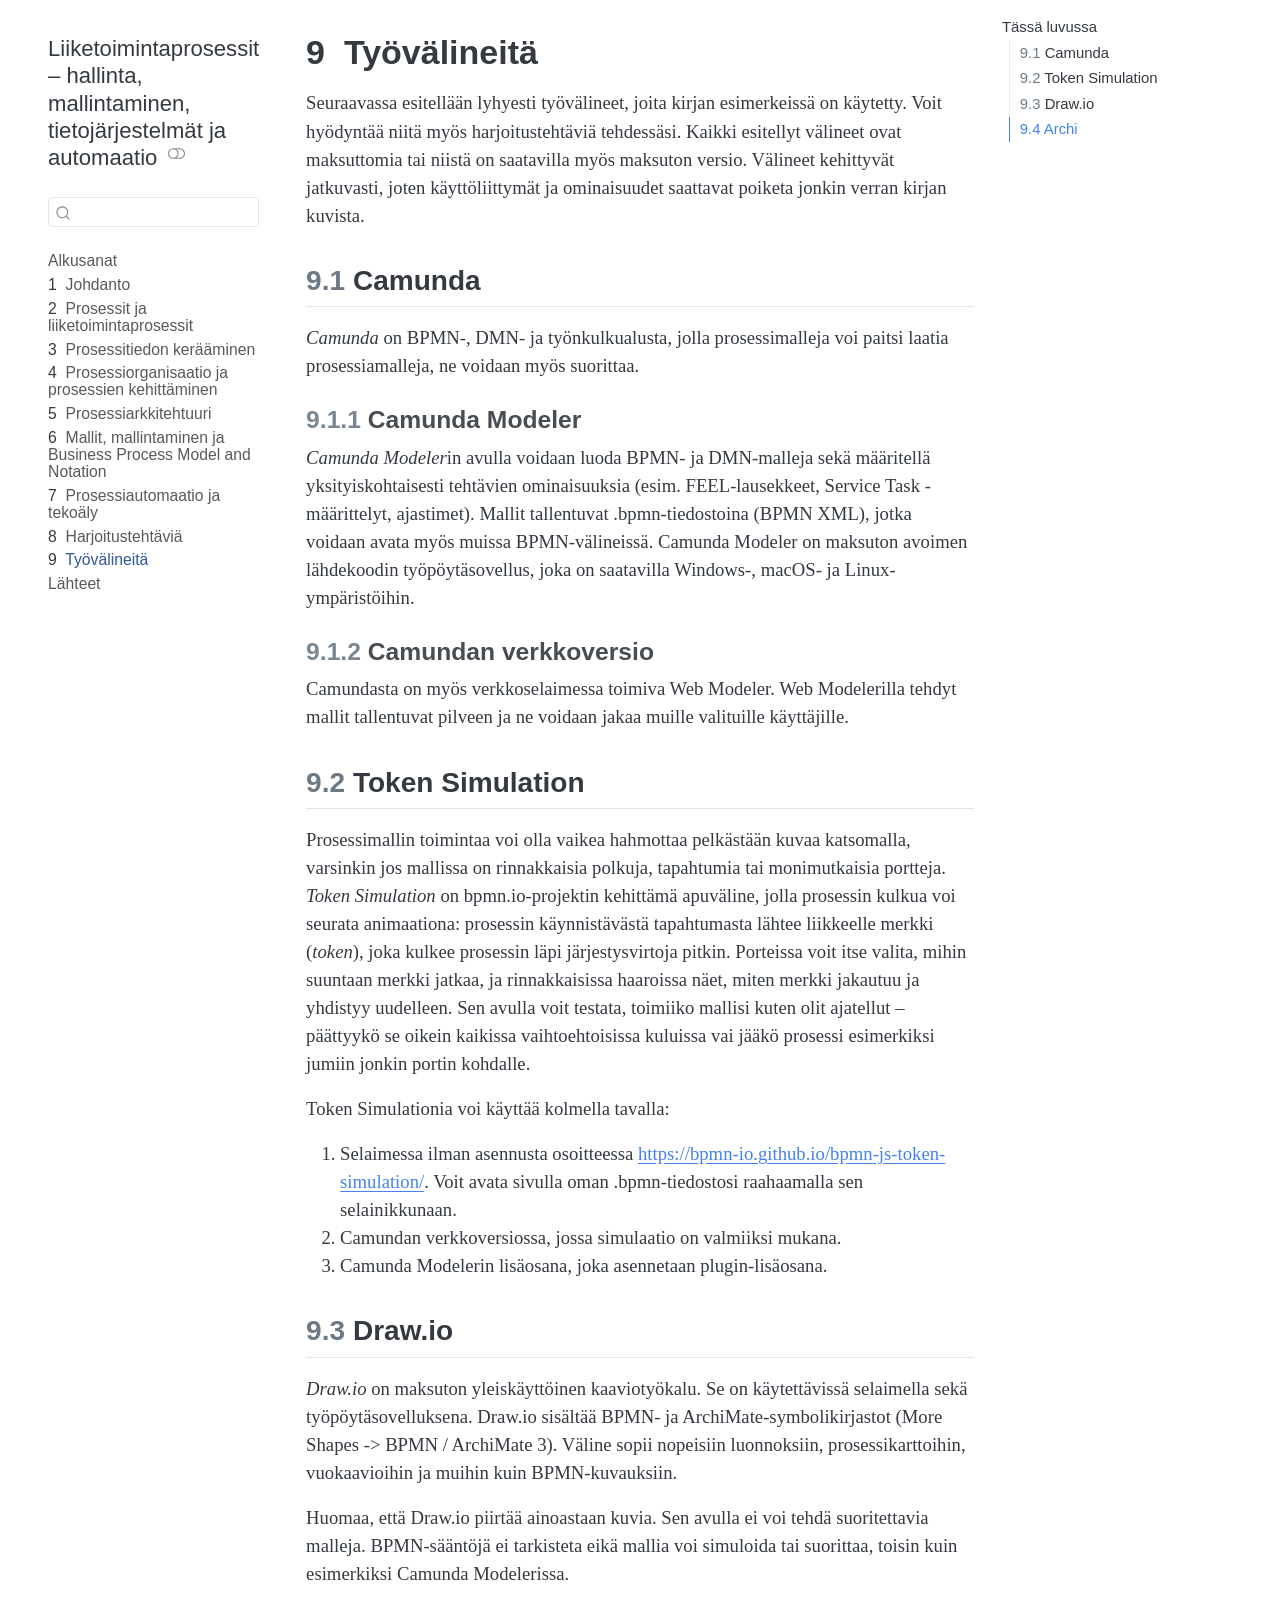
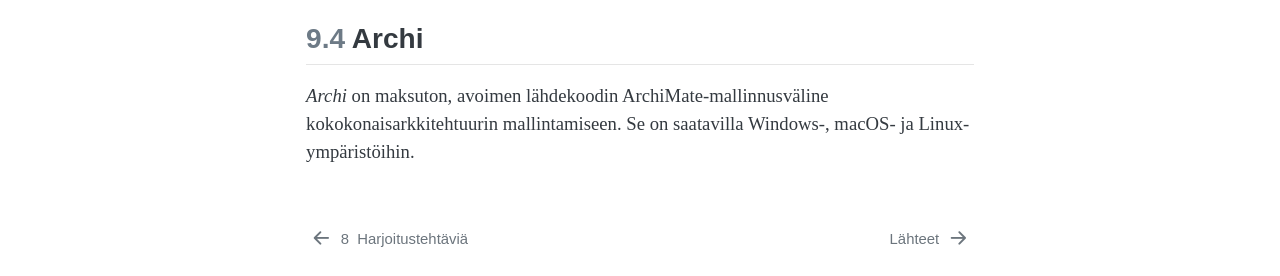
<file: tyovalineita.html>
<!DOCTYPE html>
<html xmlns="http://www.w3.org/1999/xhtml" lang="fi" xml:lang="fi"><head>

<meta charset="utf-8">
<meta name="generator" content="quarto-1.10.19">

<meta name="viewport" content="width=device-width, initial-scale=1.0, user-scalable=yes">


<title>9&nbsp; Työvälineitä – Liiketoimintaprosessit -- hallinta, mallintaminen, tietojärjestelmät ja automaatio</title>
<style>
/* Default styles provided by pandoc.
** See https://pandoc.org/MANUAL.html#variables-for-html for config info.
*/
span.smallcaps{font-variant: small-caps;}
div.columns{display: flex; gap: 1.5em;}
div.column{flex: auto;}
@media screen {
div.columns{gap: min(4vw, 1.5em);}
div.column{overflow-x: auto;}
}
div.hanging-indent{margin-left: 1.5em; text-indent: -1.5em;}
ul.task-list{list-style: none;}
ul.task-list li input[type="checkbox"] {
  width: 0.8em;
  margin: 0 0.8em 0.2em -1em; /* quarto-specific, see https://github.com/quarto-dev/quarto-cli/issues/4556 */ 
  vertical-align: middle;
}
</style>


<script src="site_libs/quarto-nav/quarto-nav.js"></script>
<script src="site_libs/quarto-nav/headroom.min.js"></script>
<script src="site_libs/clipboard/clipboard.min.js"></script>
<script src="site_libs/quarto-search/autocomplete.umd.js"></script>
<script src="site_libs/quarto-search/fuse.min.js"></script>
<script src="site_libs/quarto-search/quarto-search.js"></script>
<meta name="quarto:offset" content="./">
<link href="./references.html" rel="next">
<link href="./tehtavat.html" rel="prev">
<script src="site_libs/quarto-html/quarto.js" type="module"></script>
<script src="site_libs/quarto-html/tabsets/tabsets.js" type="module"></script>
<script src="site_libs/quarto-html/popper.min.js"></script>
<script src="site_libs/quarto-html/tippy.umd.min.js"></script>
<script src="site_libs/quarto-html/anchor.min.js"></script>
<link href="site_libs/quarto-html/tippy.css" rel="stylesheet">
<link href="site_libs/quarto-html/quarto-syntax-highlighting-bf27225e3a48a9273f3daa8f8e829971.css" rel="stylesheet" class="quarto-color-scheme" id="quarto-text-highlighting-styles">
<link href="site_libs/quarto-html/quarto-syntax-highlighting-dark-b626d73c4c936ccc3cb08be7d45d1df6.css" rel="stylesheet" class="quarto-color-scheme quarto-color-alternate" id="quarto-text-highlighting-styles">
<link href="site_libs/quarto-html/quarto-syntax-highlighting-bf27225e3a48a9273f3daa8f8e829971.css" rel="stylesheet" class="quarto-color-scheme-extra" id="quarto-text-highlighting-styles">
<script src="site_libs/bootstrap/bootstrap.min.js"></script>
<link href="site_libs/bootstrap/bootstrap-icons.css" rel="stylesheet">
<link href="site_libs/bootstrap/bootstrap-2a1a1914d861ccdc16544b75d36f383a.min.css" rel="stylesheet" append-hash="true" class="quarto-color-scheme" id="quarto-bootstrap" data-mode="light">
<link href="site_libs/bootstrap/bootstrap-dark-37a0ccb6f5b9899fcb884e11bb6f7458.min.css" rel="stylesheet" append-hash="true" class="quarto-color-scheme quarto-color-alternate" id="quarto-bootstrap" data-mode="dark">
<link href="site_libs/bootstrap/bootstrap-2a1a1914d861ccdc16544b75d36f383a.min.css" rel="stylesheet" append-hash="true" class="quarto-color-scheme-extra" id="quarto-bootstrap" data-mode="light">
<script id="quarto-search-options" type="application/json">{
  "location": "sidebar",
  "copy-button": false,
  "collapse-after": 3,
  "panel-placement": "start",
  "type": "textbox",
  "limit": 50,
  "keyboard-shortcut": [
    "f",
    "/",
    "s"
  ],
  "show-item-context": false,
  "language": {
    "search-no-results-text": "Ei tuloksia",
    "search-matching-documents-text": "tulokset",
    "search-copy-link-title": "Kopioi linkki hakuun",
    "search-hide-matches-text": "Piilota loput tulokset",
    "search-more-match-text": "tulos tässä dokumentissa",
    "search-more-matches-text": "tulosta tässä dokumentissa",
    "search-clear-button-title": "Tyhjennä",
    "search-text-placeholder": "",
    "search-detached-cancel-button-title": "Peruuta",
    "search-submit-button-title": "Lähetä",
    "search-label": "Hae"
  }
}</script>


<link rel="stylesheet" href="styles.css">
</head>

<body class="nav-sidebar floating quarto-light"><script id="quarto-html-before-body" type="application/javascript">
    const toggleBodyColorMode = (bsSheetEl) => {
      const mode = bsSheetEl.getAttribute("data-mode");
      const bodyEl = window.document.querySelector("body");
      if (mode === "dark") {
        bodyEl.classList.add("quarto-dark");
        bodyEl.classList.remove("quarto-light");
      } else {
        bodyEl.classList.add("quarto-light");
        bodyEl.classList.remove("quarto-dark");
      }
    }
    const toggleBodyColorPrimary = () => {
      const bsSheetEl = window.document.querySelector("link#quarto-bootstrap:not([rel=disabled-stylesheet])");
      if (bsSheetEl) {
        toggleBodyColorMode(bsSheetEl);
      }
    }
    const setColorSchemeToggle = (alternate) => {
      const toggles = window.document.querySelectorAll('.quarto-color-scheme-toggle');
      for (let i=0; i < toggles.length; i++) {
        const toggle = toggles[i];
        if (toggle) {
          if (alternate) {
            toggle.classList.add("alternate");
          } else {
            toggle.classList.remove("alternate");
          }
        }
      }
    };
    const toggleColorMode = (alternate) => {
      // Switch the stylesheets
      const primaryStylesheets = window.document.querySelectorAll('link.quarto-color-scheme:not(.quarto-color-alternate)');
      const alternateStylesheets = window.document.querySelectorAll('link.quarto-color-scheme.quarto-color-alternate');
      manageTransitions('#quarto-margin-sidebar .nav-link', false);
      if (alternate) {
        // note: dark is layered on light, we don't disable primary!
        enableStylesheet(alternateStylesheets);
        for (const sheetNode of alternateStylesheets) {
          if (sheetNode.id === "quarto-bootstrap") {
            toggleBodyColorMode(sheetNode);
          }
        }
      } else {
        disableStylesheet(alternateStylesheets);
        enableStylesheet(primaryStylesheets)
        toggleBodyColorPrimary();
      }
      manageTransitions('#quarto-margin-sidebar .nav-link', true);
      // Switch the toggles
      setColorSchemeToggle(alternate)
      // Hack to workaround the fact that safari doesn't
      // properly recolor the scrollbar when toggling (#1455)
      if (navigator.userAgent.indexOf('Safari') > 0 && navigator.userAgent.indexOf('Chrome') == -1) {
        manageTransitions("body", false);
        window.scrollTo(0, 1);
        setTimeout(() => {
          window.scrollTo(0, 0);
          manageTransitions("body", true);
        }, 40);
      }
    }
    const disableStylesheet = (stylesheets) => {
      for (let i=0; i < stylesheets.length; i++) {
        const stylesheet = stylesheets[i];
        stylesheet.rel = 'disabled-stylesheet';
      }
    }
    const enableStylesheet = (stylesheets) => {
      for (let i=0; i < stylesheets.length; i++) {
        const stylesheet = stylesheets[i];
        if(stylesheet.rel !== 'stylesheet') { // for Chrome, which will still FOUC without this check
          stylesheet.rel = 'stylesheet';
        }
      }
    }
    const manageTransitions = (selector, allowTransitions) => {
      const els = window.document.querySelectorAll(selector);
      for (let i=0; i < els.length; i++) {
        const el = els[i];
        if (allowTransitions) {
          el.classList.remove('notransition');
        } else {
          el.classList.add('notransition');
        }
      }
    }
    const isFileUrl = () => {
      return window.location.protocol === 'file:';
    }
    const hasAlternateSentinel = () => {
      let styleSentinel = getColorSchemeSentinel();
      if (styleSentinel !== null) {
        return styleSentinel === "alternate";
      } else {
        return false;
      }
    }
    const setStyleSentinel = (alternate) => {
      const value = alternate ? "alternate" : "default";
      if (!isFileUrl()) {
        window.localStorage.setItem("quarto-color-scheme", value);
      } else {
        localAlternateSentinel = value;
      }
    }
    const getColorSchemeSentinel = () => {
      if (!isFileUrl()) {
        const storageValue = window.localStorage.getItem("quarto-color-scheme");
        return storageValue != null ? storageValue : localAlternateSentinel;
      } else {
        return localAlternateSentinel;
      }
    }
    const toggleGiscusIfUsed = (isAlternate, darkModeDefault) => {
      const baseTheme = document.querySelector('#giscus-base-theme')?.value ?? 'light';
      const alternateTheme = document.querySelector('#giscus-alt-theme')?.value ?? 'dark';
      let newTheme = '';
      if(authorPrefersDark) {
        newTheme = isAlternate ? baseTheme : alternateTheme;
      } else {
        newTheme = isAlternate ? alternateTheme : baseTheme;
      }
      const changeGiscusTheme = () => {
        // From: https://github.com/giscus/giscus/issues/336
        const sendMessage = (message) => {
          const iframe = document.querySelector('iframe.giscus-frame');
          if (!iframe) return;
          iframe.contentWindow.postMessage({ giscus: message }, 'https://giscus.app');
        }
        sendMessage({
          setConfig: {
            theme: newTheme
          }
        });
      }
      const isGiscussLoaded = window.document.querySelector('iframe.giscus-frame') !== null;
      if (isGiscussLoaded) {
        changeGiscusTheme();
      }
    };
    const authorPrefersDark = false;
    const darkModeDefault = authorPrefersDark;
      document.querySelector('link#quarto-text-highlighting-styles.quarto-color-scheme-extra').rel = 'disabled-stylesheet';
      document.querySelector('link#quarto-bootstrap.quarto-color-scheme-extra').rel = 'disabled-stylesheet';
    let localAlternateSentinel = darkModeDefault ? 'alternate' : 'default';
    // Dark / light mode switch
    window.quartoToggleColorScheme = () => {
      // Read the current dark / light value
      let toAlternate = !hasAlternateSentinel();
      toggleColorMode(toAlternate);
      setStyleSentinel(toAlternate);
      toggleGiscusIfUsed(toAlternate, darkModeDefault);
      window.dispatchEvent(new Event('resize'));
    };
    // Switch to dark mode if need be
    if (hasAlternateSentinel()) {
      toggleColorMode(true);
    } else {
      toggleColorMode(false);
    }
  </script>

<div id="quarto-search-results"></div>
  <header id="quarto-header" class="headroom fixed-top">
  <nav class="quarto-secondary-nav">
    <div class="container-fluid d-flex">
      <button type="button" class="quarto-btn-toggle btn" data-bs-toggle="collapse" role="button" data-bs-target=".quarto-sidebar-collapse-item" aria-controls="quarto-sidebar" aria-expanded="false" aria-label="Vaihda sivupalkki" onclick="if (window.quartoToggleHeadroom) { window.quartoToggleHeadroom(); }">
        <i class="bi bi-layout-text-sidebar-reverse"></i>
      </button>
        <nav class="quarto-page-breadcrumbs" aria-label="breadcrumb"><ol class="breadcrumb"><li class="breadcrumb-item"><a href="./tyovalineita.html"><span class="chapter-number">9</span>&nbsp; <span class="chapter-title">Työvälineitä</span></a></li></ol></nav>
        <a class="flex-grow-1" role="navigation" data-bs-toggle="collapse" data-bs-target=".quarto-sidebar-collapse-item" aria-controls="quarto-sidebar" aria-expanded="false" aria-label="Vaihda sivupalkki" onclick="if (window.quartoToggleHeadroom) { window.quartoToggleHeadroom(); }">      
        </a>
      <button type="button" class="btn quarto-search-button" aria-label="Hae" onclick="window.quartoOpenSearch();">
        <i class="bi bi-search"></i>
      </button>
    </div>
  </nav>
</header>
<!-- content -->
<div id="quarto-content" class="quarto-container page-columns page-rows-contents page-layout-article">
<!-- sidebar -->
  <nav id="quarto-sidebar" class="sidebar collapse collapse-horizontal quarto-sidebar-collapse-item sidebar-navigation floating overflow-auto">
    <div class="pt-lg-2 mt-2 text-left sidebar-header">
    <div class="sidebar-title mb-0 py-0">
      <a href="./">Liiketoimintaprosessit – hallinta, mallintaminen, tietojärjestelmät ja automaatio</a> 
        <div class="sidebar-tools-main">
  <a href="" class="quarto-color-scheme-toggle quarto-navigation-tool  px-1" onclick="window.quartoToggleColorScheme(); return false;" title="Tumma tila päälle/pois"><i class="bi"></i></a>
</div>
    </div>
      </div>
        <div class="mt-2 flex-shrink-0 align-items-center">
        <div class="sidebar-search">
        <div id="quarto-search" class="" title="Hae"></div>
        </div>
        </div>
    <div class="sidebar-menu-container"> 
    <ul class="list-unstyled mt-1">
        <li class="sidebar-item">
  <div class="sidebar-item-container"> 
  <a href="./index.html" class="sidebar-item-text sidebar-link">
 <span class="menu-text">Alkusanat</span></a>
  </div>
</li>
        <li class="sidebar-item">
  <div class="sidebar-item-container"> 
  <a href="./johdanto.html" class="sidebar-item-text sidebar-link">
 <span class="menu-text"><span class="chapter-number">1</span>&nbsp; <span class="chapter-title">Johdanto</span></span></a>
  </div>
</li>
        <li class="sidebar-item">
  <div class="sidebar-item-container"> 
  <a href="./prosessit_ja_liiketoimintaprosessit.html" class="sidebar-item-text sidebar-link">
 <span class="menu-text"><span class="chapter-number">2</span>&nbsp; <span class="chapter-title">Prosessit ja liiketoimintaprosessit</span></span></a>
  </div>
</li>
        <li class="sidebar-item">
  <div class="sidebar-item-container"> 
  <a href="./prosessitiedon_keraaminen.html" class="sidebar-item-text sidebar-link">
 <span class="menu-text"><span class="chapter-number">3</span>&nbsp; <span class="chapter-title">Prosessitiedon kerääminen</span></span></a>
  </div>
</li>
        <li class="sidebar-item">
  <div class="sidebar-item-container"> 
  <a href="./prosessiorganisaatio_ja_prosessien_kehittaminen.html" class="sidebar-item-text sidebar-link">
 <span class="menu-text"><span class="chapter-number">4</span>&nbsp; <span class="chapter-title">Prosessiorganisaatio ja prosessien kehittäminen</span></span></a>
  </div>
</li>
        <li class="sidebar-item">
  <div class="sidebar-item-container"> 
  <a href="./prosessiarkkitehtuuri.html" class="sidebar-item-text sidebar-link">
 <span class="menu-text"><span class="chapter-number">5</span>&nbsp; <span class="chapter-title">Prosessiarkkitehtuuri</span></span></a>
  </div>
</li>
        <li class="sidebar-item">
  <div class="sidebar-item-container"> 
  <a href="./bpmn_ja_prosessien_kuvaaminen.html" class="sidebar-item-text sidebar-link">
 <span class="menu-text"><span class="chapter-number">6</span>&nbsp; <span class="chapter-title">Mallit, mallintaminen ja Business Process Model and Notation</span></span></a>
  </div>
</li>
        <li class="sidebar-item">
  <div class="sidebar-item-container"> 
  <a href="./prosessiautomaatio.html" class="sidebar-item-text sidebar-link">
 <span class="menu-text"><span class="chapter-number">7</span>&nbsp; <span class="chapter-title">Prosessiautomaatio ja tekoäly</span></span></a>
  </div>
</li>
        <li class="sidebar-item">
  <div class="sidebar-item-container"> 
  <a href="./tehtavat.html" class="sidebar-item-text sidebar-link">
 <span class="menu-text"><span class="chapter-number">8</span>&nbsp; <span class="chapter-title">Harjoitustehtäviä</span></span></a>
  </div>
</li>
        <li class="sidebar-item">
  <div class="sidebar-item-container"> 
  <a href="./tyovalineita.html" class="sidebar-item-text sidebar-link active">
 <span class="menu-text"><span class="chapter-number">9</span>&nbsp; <span class="chapter-title">Työvälineitä</span></span></a>
  </div>
</li>
        <li class="sidebar-item">
  <div class="sidebar-item-container"> 
  <a href="./references.html" class="sidebar-item-text sidebar-link">
 <span class="menu-text">Lähteet</span></a>
  </div>
</li>
    </ul>
    </div>
</nav>
<div id="quarto-sidebar-glass" class="quarto-sidebar-collapse-item" data-bs-toggle="collapse" data-bs-target=".quarto-sidebar-collapse-item"></div>
<!-- margin-sidebar -->
    <div id="quarto-margin-sidebar" class="sidebar margin-sidebar">
        <nav id="TOC" role="doc-toc" class="toc-active">
    <h2 id="toc-title">Tässä luvussa</h2>
   
  <ul>
  <li><a href="#camunda" id="toc-camunda" class="nav-link active" data-scroll-target="#camunda"><span class="header-section-number">9.1</span> Camunda</a>
  <ul>
  <li><a href="#camunda-modeler" id="toc-camunda-modeler" class="nav-link" data-scroll-target="#camunda-modeler"><span class="header-section-number">9.1.1</span> Camunda Modeler</a></li>
  <li><a href="#camundan-verkkoversio" id="toc-camundan-verkkoversio" class="nav-link" data-scroll-target="#camundan-verkkoversio"><span class="header-section-number">9.1.2</span> Camundan verkkoversio</a></li>
  </ul></li>
  <li><a href="#token-simulation" id="toc-token-simulation" class="nav-link" data-scroll-target="#token-simulation"><span class="header-section-number">9.2</span> Token Simulation</a></li>
  <li><a href="#draw.io" id="toc-draw.io" class="nav-link" data-scroll-target="#draw.io"><span class="header-section-number">9.3</span> Draw.io</a></li>
  <li><a href="#archi" id="toc-archi" class="nav-link" data-scroll-target="#archi"><span class="header-section-number">9.4</span> Archi</a></li>
  </ul>
</nav>
    </div>
<!-- main -->
<main class="content" id="quarto-document-content">


<header id="title-block-header" class="quarto-title-block default">
<div class="quarto-title">
<h1 class="title"><span class="chapter-number">9</span>&nbsp; <span class="chapter-title">Työvälineitä</span></h1>
</div>



<div class="quarto-title-meta">

    
  
    
  </div>
  


</header>


<p>Seuraavassa esitellään lyhyesti työvälineet, joita kirjan esimerkeissä on käytetty. Voit hyödyntää niitä myös harjoitustehtäviä tehdessäsi. Kaikki esitellyt välineet ovat maksuttomia tai niistä on saatavilla myös maksuton versio. Välineet kehittyvät jatkuvasti, joten käyttöliittymät ja ominaisuudet saattavat poiketa jonkin verran kirjan kuvista.</p>
<section id="camunda" class="level2" data-number="9.1">
<h2 data-number="9.1" class="anchored" data-anchor-id="camunda"><span class="header-section-number">9.1</span> Camunda</h2>
<p><em>Camunda</em> on BPMN-, DMN- ja työnkulkualusta, jolla prosessimalleja voi paitsi laatia prosessiamalleja, ne voidaan myös suorittaa.</p>
<section id="camunda-modeler" class="level3" data-number="9.1.1">
<h3 data-number="9.1.1" class="anchored" data-anchor-id="camunda-modeler"><span class="header-section-number">9.1.1</span> Camunda Modeler</h3>
<p><em>Camunda Modeler</em>in avulla voidaan luoda BPMN- ja DMN-malleja sekä määritellä yksityiskohtaisesti tehtävien ominaisuuksia (esim. FEEL-lausekkeet, Service Task -määrittelyt, ajastimet). Mallit tallentuvat .bpmn-tiedostoina (BPMN XML), jotka voidaan avata myös muissa BPMN-välineissä. Camunda Modeler on maksuton avoimen lähdekoodin työpöytäsovellus, joka on saatavilla Windows-, macOS- ja Linux-ympäristöihin.</p>
</section>
<section id="camundan-verkkoversio" class="level3" data-number="9.1.2">
<h3 data-number="9.1.2" class="anchored" data-anchor-id="camundan-verkkoversio"><span class="header-section-number">9.1.2</span> Camundan verkkoversio</h3>
<p>Camundasta on myös verkkoselaimessa toimiva Web Modeler. Web Modelerilla tehdyt mallit tallentuvat pilveen ja ne voidaan jakaa muille valituille käyttäjille.</p>
</section>
</section>
<section id="token-simulation" class="level2" data-number="9.2">
<h2 data-number="9.2" class="anchored" data-anchor-id="token-simulation"><span class="header-section-number">9.2</span> Token Simulation</h2>
<p>Prosessimallin toimintaa voi olla vaikea hahmottaa pelkästään kuvaa katsomalla, varsinkin jos mallissa on rinnakkaisia polkuja, tapahtumia tai monimutkaisia portteja. <em>Token Simulation</em> on bpmn.io-projektin kehittämä apuväline, jolla prosessin kulkua voi seurata animaationa: prosessin käynnistävästä tapahtumasta lähtee liikkeelle merkki (<em>token</em>), joka kulkee prosessin läpi järjestysvirtoja pitkin. Porteissa voit itse valita, mihin suuntaan merkki jatkaa, ja rinnakkaisissa haaroissa näet, miten merkki jakautuu ja yhdistyy uudelleen. Sen avulla voit testata, toimiiko mallisi kuten olit ajatellut – päättyykö se oikein kaikissa vaihtoehtoisissa kuluissa vai jääkö prosessi esimerkiksi jumiin jonkin portin kohdalle.</p>
<p>Token Simulationia voi käyttää kolmella tavalla:</p>
<ol type="1">
<li>Selaimessa ilman asennusta osoitteessa <a href="https://bpmn-io.github.io/bpmn-js-token-simulation/" class="uri">https://bpmn-io.github.io/bpmn-js-token-simulation/</a>. Voit avata sivulla oman .bpmn-tiedostosi raahaamalla sen selainikkunaan.</li>
<li>Camundan verkkoversiossa, jossa simulaatio on valmiiksi mukana.</li>
<li>Camunda Modelerin lisäosana, joka asennetaan plugin-lisäosana.</li>
</ol>
</section>
<section id="draw.io" class="level2" data-number="9.3">
<h2 data-number="9.3" class="anchored" data-anchor-id="draw.io"><span class="header-section-number">9.3</span> Draw.io</h2>
<p><em>Draw.io</em> on maksuton yleiskäyttöinen kaaviotyökalu. Se on käytettävissä selaimella sekä työpöytäsovelluksena. Draw.io sisältää BPMN- ja ArchiMate-symbolikirjastot (More Shapes -&gt; BPMN / ArchiMate 3). Väline sopii nopeisiin luonnoksiin, prosessikarttoihin, vuokaavioihin ja muihin kuin BPMN-kuvauksiin.</p>
<p>Huomaa, että Draw.io piirtää ainoastaan kuvia. Sen avulla ei voi tehdä suoritettavia malleja. BPMN-sääntöjä ei tarkisteta eikä mallia voi simuloida tai suorittaa, toisin kuin esimerkiksi Camunda Modelerissa.</p>
</section>
<section id="archi" class="level2" data-number="9.4">
<h2 data-number="9.4" class="anchored" data-anchor-id="archi"><span class="header-section-number">9.4</span> Archi</h2>
<p><em>Archi</em> on maksuton, avoimen lähdekoodin ArchiMate-mallinnusväline kokokonaisarkkitehtuurin mallintamiseen. Se on saatavilla Windows-, macOS- ja Linux-ympäristöihin.</p>


</section>

</main> <!-- /main -->
<script id="quarto-html-after-body" type="application/javascript">
  window.document.addEventListener("DOMContentLoaded", function (event) {
    // Ensure there is a toggle, if there isn't float one in the top right
    if (window.document.querySelector('.quarto-color-scheme-toggle') === null) {
      const a = window.document.createElement('a');
      a.classList.add('top-right');
      a.classList.add('quarto-color-scheme-toggle');
      a.href = "";
      a.onclick = function() { try { window.quartoToggleColorScheme(); } catch {} return false; };
      const i = window.document.createElement("i");
      i.classList.add('bi');
      a.appendChild(i);
      window.document.body.appendChild(a);
    }
    setColorSchemeToggle(hasAlternateSentinel())
    const icon = "";
    const anchorJS = new window.AnchorJS();
    anchorJS.options = {
      placement: 'right',
      icon: icon
    };
    anchorJS.add('.anchored');
    const isCodeAnnotation = (el) => {
      for (const clz of el.classList) {
        if (clz.startsWith('code-annotation-')) {                     
          return true;
        }
      }
      return false;
    }
    const onCopySuccess = function(e) {
      // button target
      const button = e.trigger;
      // don't keep focus
      button.blur();
      // flash "checked"
      button.classList.add('code-copy-button-checked');
      var currentTitle = button.getAttribute("title");
      button.setAttribute("title", "Kopioitu!");
      let tooltip;
      if (window.bootstrap) {
        button.setAttribute("data-bs-toggle", "tooltip");
        button.setAttribute("data-bs-placement", "left");
        button.setAttribute("data-bs-title", "Kopioitu!");
        tooltip = new bootstrap.Tooltip(button, 
          { trigger: "manual", 
            customClass: "code-copy-button-tooltip",
            offset: [0, -8]});
        tooltip.show();    
      }
      setTimeout(function() {
        if (tooltip) {
          tooltip.hide();
          button.removeAttribute("data-bs-title");
          button.removeAttribute("data-bs-toggle");
          button.removeAttribute("data-bs-placement");
        }
        button.setAttribute("title", currentTitle);
        button.classList.remove('code-copy-button-checked');
      }, 1000);
      // clear code selection
      e.clearSelection();
    }
    const getTextToCopy = function(trigger) {
      const outerScaffold = trigger.parentElement.cloneNode(true);
      const codeEl = outerScaffold.querySelector('code');
      for (const childEl of codeEl.children) {
        if (isCodeAnnotation(childEl)) {
          childEl.remove();
        }
      }
      return codeEl.innerText;
    }
    const clipboard = new window.ClipboardJS('.code-copy-button:not([data-in-quarto-modal])', {
      text: getTextToCopy
    });
    clipboard.on('success', onCopySuccess);
    if (window.document.getElementById('quarto-embedded-source-code-modal')) {
      const clipboardModal = new window.ClipboardJS('.code-copy-button[data-in-quarto-modal]', {
        text: getTextToCopy,
        container: window.document.getElementById('quarto-embedded-source-code-modal')
      });
      clipboardModal.on('success', onCopySuccess);
    }
      var localhostRegex = new RegExp(/^(?:http|https):\/\/localhost\:?[0-9]*\//);
      var mailtoRegex = new RegExp(/^mailto:/);
        var filterRegex = new RegExp('/' + window.location.host + '/');
      var isInternal = (href) => {
          return filterRegex.test(href) || localhostRegex.test(href) || mailtoRegex.test(href);
      }
      // Inspect non-navigation links and adorn them if external
     var links = window.document.querySelectorAll('a[href]:not(.nav-link):not(.navbar-brand):not(.toc-action):not(.sidebar-link):not(.sidebar-item-toggle):not(.pagination-link):not(.no-external):not([aria-hidden]):not(.dropdown-item):not(.quarto-navigation-tool):not(.about-link)');
      for (var i=0; i<links.length; i++) {
        const link = links[i];
        if (!isInternal(link.href)) {
          // undo the damage that might have been done by quarto-nav.js in the case of
          // links that we want to consider external
          if (link.dataset.originalHref !== undefined) {
            link.href = link.dataset.originalHref;
          }
        }
      }
    function tippyHover(el, contentFn, onTriggerFn, onUntriggerFn) {
      const config = {
        allowHTML: true,
        maxWidth: 500,
        delay: 100,
        arrow: false,
        appendTo: function(el) {
            return el.parentElement;
        },
        interactive: true,
        interactiveBorder: 10,
        theme: 'quarto',
        placement: 'bottom-start',
      };
      if (contentFn) {
        config.content = contentFn;
      }
      if (onTriggerFn) {
        config.onTrigger = onTriggerFn;
      }
      if (onUntriggerFn) {
        config.onUntrigger = onUntriggerFn;
      }
      window.tippy(el, config); 
    }
    const noterefs = window.document.querySelectorAll('a[role="doc-noteref"]');
    for (var i=0; i<noterefs.length; i++) {
      const ref = noterefs[i];
      tippyHover(ref, function() {
        // use id or data attribute instead here
        let href = ref.getAttribute('data-footnote-href') || ref.getAttribute('href');
        try { href = new URL(href).hash; } catch {}
        const id = href.replace(/^#\/?/, "");
        const note = window.document.getElementById(id);
        if (note) {
          return note.innerHTML;
        } else {
          return "";
        }
      });
    }
    const xrefs = window.document.querySelectorAll('a.quarto-xref');
    const processXRef = (id, note) => {
      // Strip column container classes
      const stripColumnClz = (el) => {
        el.classList.remove("page-full", "page-columns");
        if (el.children) {
          for (const child of el.children) {
            stripColumnClz(child);
          }
        }
      }
      stripColumnClz(note)
      if (id === null || id.startsWith('sec-')) {
        // Special case sections, only their first couple elements
        const container = document.createElement("div");
        if (note.children && note.children.length > 2) {
          container.appendChild(note.children[0].cloneNode(true));
          for (let i = 1; i < note.children.length; i++) {
            const child = note.children[i];
            if (child.tagName === "P" && child.innerText === "") {
              continue;
            } else {
              container.appendChild(child.cloneNode(true));
              break;
            }
          }
          if (window.Quarto?.typesetMath) {
            window.Quarto.typesetMath(container);
          }
          return container.innerHTML
        } else {
          if (window.Quarto?.typesetMath) {
            window.Quarto.typesetMath(note);
          }
          return note.innerHTML;
        }
      } else {
        // Remove any anchor links if they are present
        const anchorLink = note.querySelector('a.anchorjs-link');
        if (anchorLink) {
          anchorLink.remove();
        }
        if (window.Quarto?.typesetMath) {
          window.Quarto.typesetMath(note);
        }
        if (note.classList.contains("callout")) {
          return note.outerHTML;
        } else {
          return note.innerHTML;
        }
      }
    }
    for (var i=0; i<xrefs.length; i++) {
      const xref = xrefs[i];
      tippyHover(xref, undefined, function(instance) {
        instance.disable();
        let url = xref.getAttribute('href');
        let hash = undefined; 
        if (url.startsWith('#')) {
          hash = url;
        } else {
          try { hash = new URL(url).hash; } catch {}
        }
        if (hash) {
          const id = hash.replace(/^#\/?/, "");
          const note = window.document.getElementById(id);
          if (note !== null) {
            try {
              const html = processXRef(id, note.cloneNode(true));
              instance.setContent(html);
            } finally {
              instance.enable();
              instance.show();
            }
          } else {
            // See if we can fetch this
            fetch(url.split('#')[0])
            .then(res => res.text())
            .then(html => {
              const parser = new DOMParser();
              const htmlDoc = parser.parseFromString(html, "text/html");
              const note = htmlDoc.getElementById(id);
              if (note !== null) {
                const html = processXRef(id, note);
                instance.setContent(html);
              } 
            }).finally(() => {
              instance.enable();
              instance.show();
            });
          }
        } else {
          // See if we can fetch a full url (with no hash to target)
          // This is a special case and we should probably do some content thinning / targeting
          fetch(url)
          .then(res => res.text())
          .then(html => {
            const parser = new DOMParser();
            const htmlDoc = parser.parseFromString(html, "text/html");
            const note = htmlDoc.querySelector('main.content');
            if (note !== null) {
              // This should only happen for chapter cross references
              // (since there is no id in the URL)
              // remove the first header
              if (note.children.length > 0 && note.children[0].tagName === "HEADER") {
                note.children[0].remove();
              }
              const html = processXRef(null, note);
              instance.setContent(html);
            } 
          }).finally(() => {
            instance.enable();
            instance.show();
          });
        }
      }, function(instance) {
      });
    }
        let selectedAnnoteEl;
        const selectorForAnnotation = ( cell, annotation) => {
          let cellAttr = 'data-code-cell="' + cell + '"';
          let lineAttr = 'data-code-annotation="' +  annotation + '"';
          const selector = 'span[' + cellAttr + '][' + lineAttr + ']';
          return selector;
        }
        const selectCodeLines = (annoteEl) => {
          const doc = window.document;
          const targetCell = annoteEl.getAttribute("data-target-cell");
          const targetAnnotation = annoteEl.getAttribute("data-target-annotation");
          const annoteSpan = window.document.querySelector(selectorForAnnotation(targetCell, targetAnnotation));
          const lines = annoteSpan.getAttribute("data-code-lines").split(",");
          const lineIds = lines.map((line) => {
            return targetCell + "-" + line;
          })
          let top = null;
          let height = null;
          let parent = null;
          if (lineIds.length > 0) {
              //compute the position of the single el (top and bottom and make a div)
              const el = window.document.getElementById(lineIds[0]);
              top = el.offsetTop;
              height = el.offsetHeight;
              parent = el.parentElement.parentElement;
            if (lineIds.length > 1) {
              const lastEl = window.document.getElementById(lineIds[lineIds.length - 1]);
              const bottom = lastEl.offsetTop + lastEl.offsetHeight;
              height = bottom - top;
            }
            if (top !== null && height !== null && parent !== null) {
              // cook up a div (if necessary) and position it 
              let div = window.document.getElementById("code-annotation-line-highlight");
              if (div === null) {
                div = window.document.createElement("div");
                div.setAttribute("id", "code-annotation-line-highlight");
                div.style.position = 'absolute';
                parent.appendChild(div);
              }
              div.style.top = top - 2 + "px";
              div.style.height = height + 4 + "px";
              div.style.left = 0;
              let gutterDiv = window.document.getElementById("code-annotation-line-highlight-gutter");
              if (gutterDiv === null) {
                gutterDiv = window.document.createElement("div");
                gutterDiv.setAttribute("id", "code-annotation-line-highlight-gutter");
                gutterDiv.style.position = 'absolute';
                const codeCell = window.document.getElementById(targetCell);
                const gutter = codeCell.querySelector('.code-annotation-gutter');
                gutter.appendChild(gutterDiv);
              }
              gutterDiv.style.top = top - 2 + "px";
              gutterDiv.style.height = height + 4 + "px";
            }
            selectedAnnoteEl = annoteEl;
          }
        };
        const unselectCodeLines = () => {
          const elementsIds = ["code-annotation-line-highlight", "code-annotation-line-highlight-gutter"];
          elementsIds.forEach((elId) => {
            const div = window.document.getElementById(elId);
            if (div) {
              div.remove();
            }
          });
          selectedAnnoteEl = undefined;
        };
          // Handle positioning of the toggle
      window.addEventListener(
        "resize",
        throttle(() => {
          elRect = undefined;
          if (selectedAnnoteEl) {
            selectCodeLines(selectedAnnoteEl);
          }
        }, 10)
      );
      function throttle(fn, ms) {
      let throttle = false;
      let timer;
        return (...args) => {
          if(!throttle) { // first call gets through
              fn.apply(this, args);
              throttle = true;
          } else { // all the others get throttled
              if(timer) clearTimeout(timer); // cancel #2
              timer = setTimeout(() => {
                fn.apply(this, args);
                timer = throttle = false;
              }, ms);
          }
        };
      }
        // Attach click handler to the DT
        const annoteDls = window.document.querySelectorAll('dt[data-target-cell]');
        for (const annoteDlNode of annoteDls) {
          annoteDlNode.addEventListener('click', (event) => {
            const clickedEl = event.target;
            if (clickedEl !== selectedAnnoteEl) {
              unselectCodeLines();
              const activeEl = window.document.querySelector('dt[data-target-cell].code-annotation-active');
              if (activeEl) {
                activeEl.classList.remove('code-annotation-active');
              }
              selectCodeLines(clickedEl);
              clickedEl.classList.add('code-annotation-active');
            } else {
              // Unselect the line
              unselectCodeLines();
              clickedEl.classList.remove('code-annotation-active');
            }
          });
        }
    const findCites = (el) => {
      const parentEl = el.parentElement;
      if (parentEl) {
        const cites = parentEl.dataset.cites;
        if (cites) {
          return {
            el,
            cites: cites.split(' ')
          };
        } else {
          return findCites(el.parentElement)
        }
      } else {
        return undefined;
      }
    };
    var bibliorefs = window.document.querySelectorAll('a[role="doc-biblioref"]');
    for (var i=0; i<bibliorefs.length; i++) {
      const ref = bibliorefs[i];
      const citeInfo = findCites(ref);
      if (citeInfo) {
        tippyHover(citeInfo.el, function() {
          var popup = window.document.createElement('div');
          citeInfo.cites.forEach(function(cite) {
            var citeDiv = window.document.createElement('div');
            citeDiv.classList.add('hanging-indent');
            citeDiv.classList.add('csl-entry');
            var biblioDiv = window.document.getElementById('ref-' + cite);
            if (biblioDiv) {
              citeDiv.innerHTML = biblioDiv.innerHTML;
            }
            popup.appendChild(citeDiv);
          });
          return popup.innerHTML;
        });
      }
    }
  });
  </script>
<nav class="page-navigation">
  <div class="nav-page nav-page-previous">
      <a href="./tehtavat.html" class="pagination-link" aria-label="Harjoitustehtäviä">
        <i class="bi bi-arrow-left-short"></i> <span class="nav-page-text"><span class="chapter-number">8</span>&nbsp; <span class="chapter-title">Harjoitustehtäviä</span></span>
      </a>          
  </div>
  <div class="nav-page nav-page-next">
      <a href="./references.html" class="pagination-link" aria-label="Lähteet">
        <span class="nav-page-text">Lähteet</span> <i class="bi bi-arrow-right-short"></i>
      </a>
  </div>
</nav>
</div> <!-- /content -->




</body></html>
</file>
<file: site_libs/quarto-html/tippy.css>
.tippy-box[data-animation=fade][data-state=hidden]{opacity:0}[data-tippy-root]{max-width:calc(100vw - 10px)}.tippy-box{position:relative;background-color:#333;color:#fff;border-radius:4px;font-size:14px;line-height:1.4;white-space:normal;outline:0;transition-property:transform,visibility,opacity}.tippy-box[data-placement^=top]>.tippy-arrow{bottom:0}.tippy-box[data-placement^=top]>.tippy-arrow:before{bottom:-7px;left:0;border-width:8px 8px 0;border-top-color:initial;transform-origin:center top}.tippy-box[data-placement^=bottom]>.tippy-arrow{top:0}.tippy-box[data-placement^=bottom]>.tippy-arrow:before{top:-7px;left:0;border-width:0 8px 8px;border-bottom-color:initial;transform-origin:center bottom}.tippy-box[data-placement^=left]>.tippy-arrow{right:0}.tippy-box[data-placement^=left]>.tippy-arrow:before{border-width:8px 0 8px 8px;border-left-color:initial;right:-7px;transform-origin:center left}.tippy-box[data-placement^=right]>.tippy-arrow{left:0}.tippy-box[data-placement^=right]>.tippy-arrow:before{left:-7px;border-width:8px 8px 8px 0;border-right-color:initial;transform-origin:center right}.tippy-box[data-inertia][data-state=visible]{transition-timing-function:cubic-bezier(.54,1.5,.38,1.11)}.tippy-arrow{width:16px;height:16px;color:#333}.tippy-arrow:before{content:"";position:absolute;border-color:transparent;border-style:solid}.tippy-content{position:relative;padding:5px 9px;z-index:1}
</file>
<file: site_libs/quarto-html/quarto-syntax-highlighting-bf27225e3a48a9273f3daa8f8e829971.css>
/* quarto syntax highlight colors */
:root {
  --quarto-hl-ot-color: #003B4F;
  --quarto-hl-at-color: #657422;
  --quarto-hl-ss-color: #20794D;
  --quarto-hl-an-color: #5E5E5E;
  --quarto-hl-fu-color: #4758AB;
  --quarto-hl-st-color: #20794D;
  --quarto-hl-cf-color: #003B4F;
  --quarto-hl-op-color: #5E5E5E;
  --quarto-hl-er-color: #AD0000;
  --quarto-hl-bn-color: #AD0000;
  --quarto-hl-al-color: #AD0000;
  --quarto-hl-va-color: #111111;
  --quarto-hl-bu-color: inherit;
  --quarto-hl-ex-color: inherit;
  --quarto-hl-pp-color: #AD0000;
  --quarto-hl-in-color: #5E5E5E;
  --quarto-hl-vs-color: #20794D;
  --quarto-hl-wa-color: #5E5E5E;
  --quarto-hl-do-color: #5E5E5E;
  --quarto-hl-im-color: #00769E;
  --quarto-hl-ch-color: #20794D;
  --quarto-hl-dt-color: #AD0000;
  --quarto-hl-fl-color: #AD0000;
  --quarto-hl-co-color: #5E5E5E;
  --quarto-hl-cv-color: #5E5E5E;
  --quarto-hl-cn-color: #8f5902;
  --quarto-hl-sc-color: #5E5E5E;
  --quarto-hl-dv-color: #AD0000;
  --quarto-hl-kw-color: #003B4F;
}

/* other quarto variables */
:root {
  --quarto-font-monospace: SFMono-Regular, Menlo, Monaco, Consolas, "Liberation Mono", "Courier New", monospace;
}

/* syntax highlight based on Pandoc's rules */
pre > code.sourceCode > span {
  color: #003B4F;
}

code.sourceCode > span {
  color: #003B4F;
}

div.sourceCode,
div.sourceCode pre.sourceCode {
  color: #003B4F;
}

/* Normal */
code span {
  color: #003B4F;
}

/* Alert */
code span.al {
  color: #AD0000;
  font-style: inherit;
}

/* Annotation */
code span.an {
  color: #5E5E5E;
  font-style: inherit;
}

/* Attribute */
code span.at {
  color: #657422;
  font-style: inherit;
}

/* BaseN */
code span.bn {
  color: #AD0000;
  font-style: inherit;
}

/* BuiltIn */
code span.bu {
  font-style: inherit;
}

/* ControlFlow */
code span.cf {
  color: #003B4F;
  font-weight: bold;
  font-style: inherit;
}

/* Char */
code span.ch {
  color: #20794D;
  font-style: inherit;
}

/* Constant */
code span.cn {
  color: #8f5902;
  font-style: inherit;
}

/* Comment */
code span.co {
  color: #5E5E5E;
  font-style: inherit;
}

/* CommentVar */
code span.cv {
  color: #5E5E5E;
  font-style: italic;
}

/* Documentation */
code span.do {
  color: #5E5E5E;
  font-style: italic;
}

/* DataType */
code span.dt {
  color: #AD0000;
  font-style: inherit;
}

/* DecVal */
code span.dv {
  color: #AD0000;
  font-style: inherit;
}

/* Error */
code span.er {
  color: #AD0000;
  font-style: inherit;
}

/* Extension */
code span.ex {
  font-style: inherit;
}

/* Float */
code span.fl {
  color: #AD0000;
  font-style: inherit;
}

/* Function */
code span.fu {
  color: #4758AB;
  font-style: inherit;
}

/* Import */
code span.im {
  color: #00769E;
  font-style: inherit;
}

/* Information */
code span.in {
  color: #5E5E5E;
  font-style: inherit;
}

/* Keyword */
code span.kw {
  color: #003B4F;
  font-weight: bold;
  font-style: inherit;
}

/* Operator */
code span.op {
  color: #5E5E5E;
  font-style: inherit;
}

/* Other */
code span.ot {
  color: #003B4F;
  font-style: inherit;
}

/* Preprocessor */
code span.pp {
  color: #AD0000;
  font-style: inherit;
}

/* SpecialChar */
code span.sc {
  color: #5E5E5E;
  font-style: inherit;
}

/* SpecialString */
code span.ss {
  color: #20794D;
  font-style: inherit;
}

/* String */
code span.st {
  color: #20794D;
  font-style: inherit;
}

/* Variable */
code span.va {
  color: #111111;
  font-style: inherit;
}

/* VerbatimString */
code span.vs {
  color: #20794D;
  font-style: inherit;
}

/* Warning */
code span.wa {
  color: #5E5E5E;
  font-style: italic;
}

.prevent-inlining {
  content: "</";
}

/*# sourceMappingURL=8be38f48d34c45af72792cbd699585e7.css.map */
</file>
<file: site_libs/quarto-html/quarto-syntax-highlighting-dark-b626d73c4c936ccc3cb08be7d45d1df6.css>
/* quarto syntax highlight colors */
:root {
  --quarto-hl-al-color: #f07178;
  --quarto-hl-an-color: #d4d0ab;
  --quarto-hl-at-color: #00e0e0;
  --quarto-hl-bn-color: #d4d0ab;
  --quarto-hl-bu-color: #abe338;
  --quarto-hl-ch-color: #abe338;
  --quarto-hl-co-color: #f8f8f2;
  --quarto-hl-cv-color: #ffd700;
  --quarto-hl-cn-color: #ffd700;
  --quarto-hl-cf-color: #ffa07a;
  --quarto-hl-dt-color: #ffa07a;
  --quarto-hl-dv-color: #d4d0ab;
  --quarto-hl-do-color: #f8f8f2;
  --quarto-hl-er-color: #f07178;
  --quarto-hl-ex-color: #00e0e0;
  --quarto-hl-fl-color: #d4d0ab;
  --quarto-hl-fu-color: #ffa07a;
  --quarto-hl-im-color: #abe338;
  --quarto-hl-in-color: #d4d0ab;
  --quarto-hl-kw-color: #ffa07a;
  --quarto-hl-op-color: #ffa07a;
  --quarto-hl-ot-color: #00e0e0;
  --quarto-hl-pp-color: #dcc6e0;
  --quarto-hl-re-color: #00e0e0;
  --quarto-hl-sc-color: #abe338;
  --quarto-hl-ss-color: #abe338;
  --quarto-hl-st-color: #abe338;
  --quarto-hl-va-color: #00e0e0;
  --quarto-hl-vs-color: #abe338;
  --quarto-hl-wa-color: #dcc6e0;
}

/* other quarto variables */
:root {
  --quarto-font-monospace: SFMono-Regular, Menlo, Monaco, Consolas, "Liberation Mono", "Courier New", monospace;
}

/* syntax highlight based on Pandoc's rules */
pre > code.sourceCode > span {
  color: #f8f8f2;
}

code.sourceCode > span {
  color: #f8f8f2;
}

div.sourceCode,
div.sourceCode pre.sourceCode {
  color: #f8f8f2;
}

/* Normal */
code span {
  color: #f8f8f2;
}

/* Alert */
code span.al {
  color: #f07178;
}

/* Annotation */
code span.an {
  color: #d4d0ab;
}

/* Attribute */
code span.at {
  color: #00e0e0;
}

/* BaseN */
code span.bn {
  color: #d4d0ab;
}

/* BuiltIn */
code span.bu {
  color: #abe338;
}

/* ControlFlow */
code span.cf {
  font-weight: bold;
  color: #ffa07a;
}

/* Char */
code span.ch {
  color: #abe338;
}

/* Constant */
code span.cn {
  color: #ffd700;
}

/* Comment */
code span.co {
  font-style: italic;
  color: #f8f8f2;
}

/* CommentVar */
code span.cv {
  color: #ffd700;
}

/* Documentation */
code span.do {
  color: #f8f8f2;
}

/* DataType */
code span.dt {
  color: #ffa07a;
}

/* DecVal */
code span.dv {
  color: #d4d0ab;
}

/* Error */
code span.er {
  color: #f07178;
  text-decoration: underline;
}

/* Extension */
code span.ex {
  font-weight: bold;
  color: #00e0e0;
}

/* Float */
code span.fl {
  color: #d4d0ab;
}

/* Function */
code span.fu {
  color: #ffa07a;
}

/* Import */
code span.im {
  color: #abe338;
}

/* Information */
code span.in {
  color: #d4d0ab;
}

/* Keyword */
code span.kw {
  font-weight: bold;
  color: #ffa07a;
}

/* Operator */
code span.op {
  color: #ffa07a;
}

/* Other */
code span.ot {
  color: #00e0e0;
}

/* Preprocessor */
code span.pp {
  color: #dcc6e0;
}

/* RegionMarker */
code span.re {
  background-color: #f8f8f2;
  color: #00e0e0;
}

/* SpecialChar */
code span.sc {
  color: #abe338;
}

/* SpecialString */
code span.ss {
  color: #abe338;
}

/* String */
code span.st {
  color: #abe338;
}

/* Variable */
code span.va {
  color: #00e0e0;
}

/* VerbatimString */
code span.vs {
  color: #abe338;
}

/* Warning */
code span.wa {
  color: #dcc6e0;
}

.prevent-inlining {
  content: "</";
}

/*# sourceMappingURL=a269c63e8167c3ae395728e86feb0848.css.map */
</file>
<file: styles.css>
/* Luettelot ja taulukot samalla fontilla kuin leipäteksti */
main li,
main td,
main dd {
  font-family: Georgia, Cambria, "Times New Roman", Times, serif;
}
</file>
